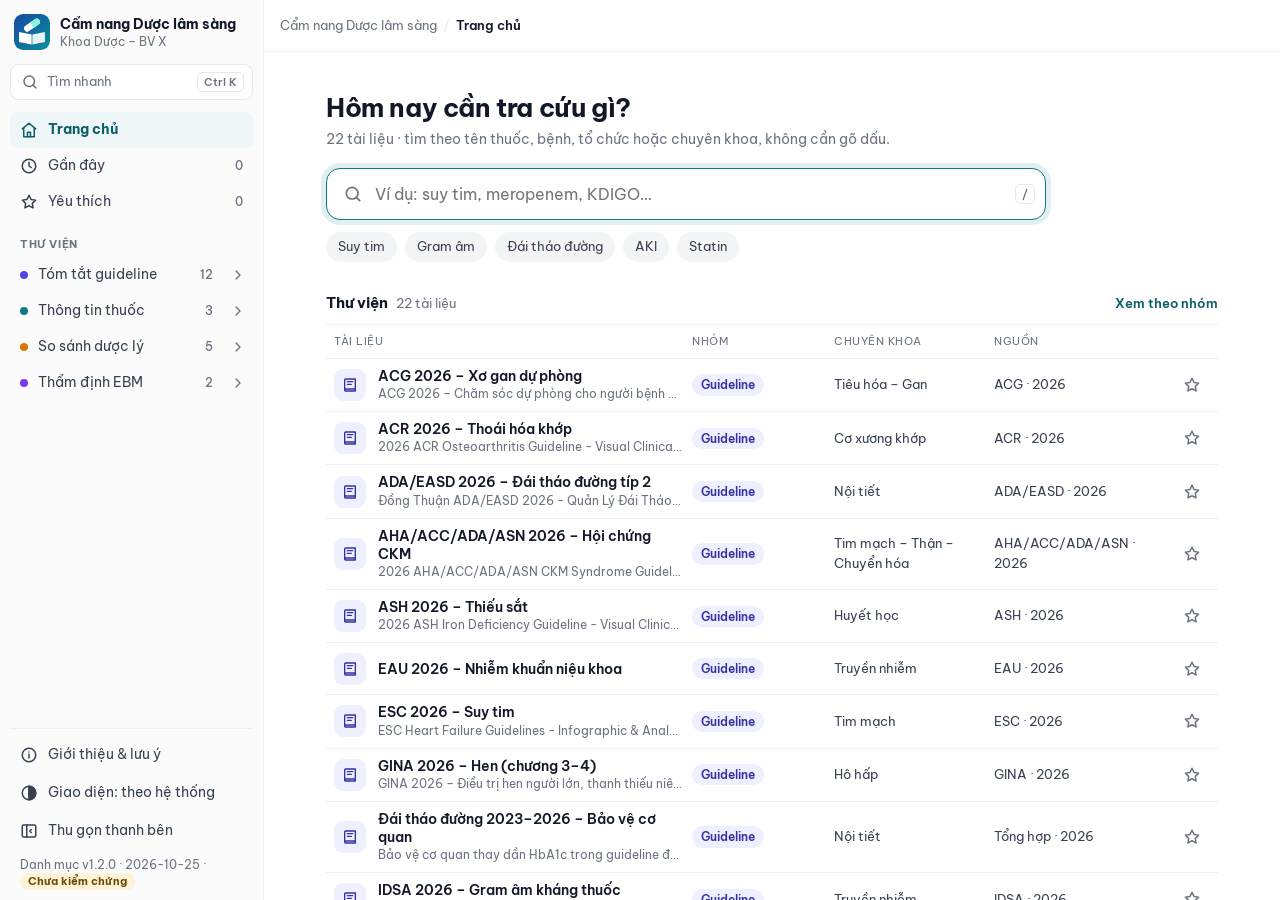
<file: index.html>
<!doctype html>
<html lang="vi" data-unit="bv-x">
<head>
<meta charset="utf-8">
<meta name="viewport" content="width=device-width, initial-scale=1, viewport-fit=cover">
<title>Cẩm nang Dược lâm sàng</title>
<meta name="description" content="Cẩm nang Dược lâm sàng – Khoa Dược, BV X: tóm tắt guideline, thông tin thuốc, so sánh dược lý, thẩm định EBM.">
<meta name="theme-color" content="#ffffff" media="(prefers-color-scheme: light)">
<meta name="theme-color" content="#0d1424" media="(prefers-color-scheme: dark)">
<link rel="manifest" href="manifest.webmanifest">
<link rel="icon" href="icons/icon.svg" type="image/svg+xml">
<link rel="apple-touch-icon" href="icons/apple-touch-icon.png">
<link rel="preconnect" href="https://fonts.googleapis.com">
<link rel="preconnect" href="https://fonts.gstatic.com" crossorigin>
<link rel="stylesheet" href="https://fonts.googleapis.com/css2?family=Be+Vietnam+Pro:wght@400;500;600;700;800&display=swap">
<link rel="stylesheet" href="css/base.css">
<link rel="stylesheet" href="css/themes.css">
<script>
  // Áp theme đã lưu trước khi vẽ để tránh nháy màu.
  (function () {
    try {
      var t = localStorage.getItem('cpai.theme'); if (t === 'light' || t === 'dark') document.documentElement.setAttribute('data-theme', t);
    } catch (e) {}
  })();
</script>
</head>
<body>
<svg xmlns="http://www.w3.org/2000/svg" style="display:none" aria-hidden="true">
  <symbol id="i-home" viewBox="0 0 24 24"><path d="M3 10.5 12 3l9 7.5"/><path d="M5 9.5V21h14V9.5"/><path d="M10 21v-6h4v6"/></symbol>
  <symbol id="i-star" viewBox="0 0 24 24"><path d="m12 3 2.7 5.6 6.1.9-4.4 4.3 1 6.1L12 17l-5.4 2.9 1-6.1-4.4-4.3 6.1-.9z"/></symbol>
  <symbol id="i-book" viewBox="0 0 24 24"><path d="M4 4.5A1.5 1.5 0 0 1 5.5 3H20v15H5.5A1.5 1.5 0 0 0 4 19.5z"/><path d="M4 19.5A1.5 1.5 0 0 0 5.5 21H20v-3"/><path d="M8 7h8M8 11h6"/></symbol>
  <symbol id="i-library" viewBox="0 0 24 24"><path d="M4 4h4v16H4zM10 4h4v16h-4z"/><path d="m16 5 3.8-1 2.2 15.6-3.8 1z"/></symbol>
  <symbol id="i-pill" viewBox="0 0 24 24"><rect x="2.5" y="8.5" width="19" height="7" rx="3.5" transform="rotate(-45 12 12)"/><path d="m8.5 8.5 7 7"/></symbol>
  <symbol id="i-scale" viewBox="0 0 24 24"><path d="M12 3v18M7 21h10M5 7h14"/><path d="m5 7-3 7a3 3 0 0 0 6 0z"/><path d="m19 7-3 7a3 3 0 0 0 6 0z"/></symbol>
  <symbol id="i-flask" viewBox="0 0 24 24"><path d="M9 3h6M10 3v6L4.5 18.5A1.7 1.7 0 0 0 6 21h12a1.7 1.7 0 0 0 1.5-2.5L14 9V3"/><path d="M7 15h10"/></symbol>
  <symbol id="i-info" viewBox="0 0 24 24"><circle cx="12" cy="12" r="9"/><path d="M12 11v5M12 8h.01"/></symbol>
  <symbol id="i-alert" viewBox="0 0 24 24"><path d="M12 3 2 20h20z"/><path d="M12 10v4M12 17h.01"/></symbol>
  <symbol id="i-menu" viewBox="0 0 24 24"><path d="M4 6h16M4 12h16M4 18h16"/></symbol>
  <symbol id="i-x" viewBox="0 0 24 24"><path d="M6 6l12 12M18 6 6 18"/></symbol>
  <symbol id="i-search" viewBox="0 0 24 24"><circle cx="11" cy="11" r="7"/><path d="m20 20-4-4"/></symbol>
  <symbol id="i-chev" viewBox="0 0 24 24"><path d="m6 9 6 6 6-6"/></symbol>
  <symbol id="i-left" viewBox="0 0 24 24"><path d="m15 6-6 6 6 6"/></symbol>
  <symbol id="i-right" viewBox="0 0 24 24"><path d="m9 6 6 6-6 6"/></symbol>
  <symbol id="i-panel" viewBox="0 0 24 24"><rect x="3" y="4" width="18" height="16" rx="2"/><path d="M9 4v16"/><path d="m15 10-2 2 2 2"/></symbol>
  <symbol id="i-external" viewBox="0 0 24 24"><path d="M14 4h6v6M20 4l-9 9"/><path d="M18 14v5a1 1 0 0 1-1 1H5a1 1 0 0 1-1-1V7a1 1 0 0 1 1-1h5"/></symbol>
  <symbol id="i-clock" viewBox="0 0 24 24"><circle cx="12" cy="12" r="9"/><path d="M12 7v5l3 2"/></symbol>
  <symbol id="i-sun" viewBox="0 0 24 24"><circle cx="12" cy="12" r="4"/><path d="M12 2v2M12 20v2M4.9 4.9l1.4 1.4M17.7 17.7l1.4 1.4M2 12h2M20 12h2M4.9 19.1l1.4-1.4M17.7 6.3l1.4-1.4"/></symbol>
  <symbol id="i-moon" viewBox="0 0 24 24"><path d="M20 14.5A8 8 0 1 1 9.5 4a6.5 6.5 0 0 0 10.5 10.5z"/></symbol>
  <symbol id="i-auto" viewBox="0 0 24 24"><circle cx="12" cy="12" r="9"/><path d="M12 3v18" /><path d="M12 3a9 9 0 0 1 0 18z" fill="currentColor"/></symbol>
</svg>

<a class="skip" href="#main">Bỏ qua tới nội dung</a>

<div class="app" id="app">
  <aside class="sb" id="sidebar" aria-label="Thanh điều hướng">
    <div class="sb-head">
      <a class="brand" href="#/" aria-label="Cẩm nang Dược lâm sàng – về trang chủ">
        <img class="brand-logo" src="icons/icon.svg" width="36" height="36" alt="">
        <span class="brand-txt">
          <span class="brand-name">Cẩm nang Dược lâm sàng</span>
          <span class="brand-unit">Khoa Dược – BV X</span>
        </span>
      </a>
      <button class="icon-btn sb-close" id="btn-close" type="button" aria-label="Đóng thanh bên"><svg class="ico"><use href="#i-x"/></svg></button>
    </div>

    <button class="quick" id="btn-quick" type="button" aria-haspopup="dialog" title="Tìm nhanh (Ctrl+K)">
      <svg class="ico" aria-hidden="true"><use href="#i-search"/></svg><span class="lbl">Tìm nhanh</span><kbd aria-hidden="true">Ctrl K</kbd>
    </button>

    <nav class="sb-nav" id="nav" aria-label="Danh mục tài liệu"></nav>

    <div class="sb-foot">
      <a class="it" href="#/gioi-thieu" data-route="about"><svg class="ico" aria-hidden="true"><use href="#i-info"/></svg><span class="lbl">Giới thiệu &amp; lưu ý</span></a>
      <button class="it" id="btn-theme" type="button" aria-label="Đổi giao diện sáng/tối"><svg class="ico" aria-hidden="true"><use href="#i-auto"/></svg><span class="lbl" id="theme-lbl">Giao diện: theo hệ thống</span></button>
      <button class="it" id="btn-collapse" type="button" aria-label="Thu gọn thanh bên" title="Thu gọn / mở rộng (Ctrl+B)"><svg class="ico" aria-hidden="true"><use href="#i-panel"/></svg><span class="lbl">Thu gọn thanh bên</span></button>
      <div class="sb-meta" id="data-meta">Đang tải danh mục…</div>
    </div>
  </aside>
  <div class="scrim" id="scrim"></div>

  <div class="main">
    <header class="topbar">
      <button class="icon-btn menu-btn" id="btn-menu" type="button" aria-label="Mở thanh bên" aria-controls="sidebar" aria-expanded="false"><svg class="ico"><use href="#i-menu"/></svg></button>
      <nav class="crumb" id="crumb" aria-label="Vị trí hiện tại"></nav>
      <span class="pill-off" id="pill-off" hidden>Ngoại tuyến</span>
      <div class="top-actions" id="doc-actions" hidden>
        <button class="icon-btn" id="btn-prev" type="button" aria-label="Tài liệu trước trong nhóm"><svg class="ico"><use href="#i-left"/></svg></button>
        <button class="icon-btn" id="btn-next" type="button" aria-label="Tài liệu sau trong nhóm"><svg class="ico"><use href="#i-right"/></svg></button>
        <button class="icon-btn fav-btn" id="btn-fav" type="button" aria-pressed="false" aria-label="Thêm vào yêu thích"><svg class="ico"><use href="#i-star"/></svg></button>
        <a class="icon-btn" id="btn-open" href="#" target="_blank" rel="noopener" aria-label="Mở tài liệu trong tab mới" title="Mở trong tab mới"><svg class="ico"><use href="#i-external"/></svg></a>
      </div>
    </header>

    <main id="main" tabindex="-1">
      <section class="view" id="view-page" aria-labelledby="page-h"></section>
      <section class="view viewer" id="view-doc" aria-label="Khung đọc tài liệu" hidden>
        <div class="loadbar" aria-hidden="true"></div>
        <div class="docbar" id="docbar"></div>
        <iframe id="frame" title="Tài liệu" referrerpolicy="no-referrer"></iframe>
      </section>
    </main>

    <nav class="tabbar" id="tabbar" aria-label="Điều hướng nhanh">
      <a href="#/" data-tab="home"><svg class="ico" aria-hidden="true"><use href="#i-home"/></svg><span>Trang chủ</span></a>
      <a href="#/thu-vien" data-tab="library"><svg class="ico" aria-hidden="true"><use href="#i-library"/></svg><span>Thư viện</span></a>
      <button type="button" data-tab="search" id="tab-search" aria-haspopup="dialog"><svg class="ico" aria-hidden="true"><use href="#i-search"/></svg><span>Tìm</span></button>
      <a href="#/yeu-thich" data-tab="favorites"><svg class="ico" aria-hidden="true"><use href="#i-star"/></svg><span>Yêu thích</span></a>
    </nav>
  </div>
</div>

<div class="pal" id="pal" hidden>
  <div class="pal-scrim" data-close></div>
  <div class="pal-box" role="dialog" aria-modal="true" aria-label="Tìm nhanh tài liệu">
    <div class="pal-in">
      <svg class="ico" aria-hidden="true"><use href="#i-search"/></svg>
      <input id="pal-q" type="search" placeholder="Tìm theo tên thuốc, bệnh, tổ chức, chuyên khoa…" autocomplete="off" spellcheck="false"
        role="combobox" aria-expanded="true" aria-controls="pal-list" aria-autocomplete="list" enterkeyhint="go">
      <button class="icon-btn" type="button" data-close aria-label="Đóng tìm nhanh"><svg class="ico"><use href="#i-x"/></svg></button>
    </div>
    <ul class="pal-list" id="pal-list" role="listbox" aria-label="Kết quả"></ul>
    <div class="pal-foot"><span><kbd>↑</kbd><kbd>↓</kbd> chọn</span><span><kbd>Enter</kbd> mở</span><span><kbd>Esc</kbd> đóng</span></div>
  </div>
</div>

<div class="toast" id="toast" role="status" hidden>
  <span>Đã có bản cập nhật mới.</span>
  <button type="button" id="btn-update">Tải lại</button>
</div>

<noscript><p style="padding:16px">Cần bật JavaScript để dùng cổng tài liệu. Có thể mở trực tiếp các tệp trong thư mục <code>pages/</code>.</p></noscript>

<script src="js/lib.js"></script>
<script src="js/app.js"></script>
</body>
</html>
</file>
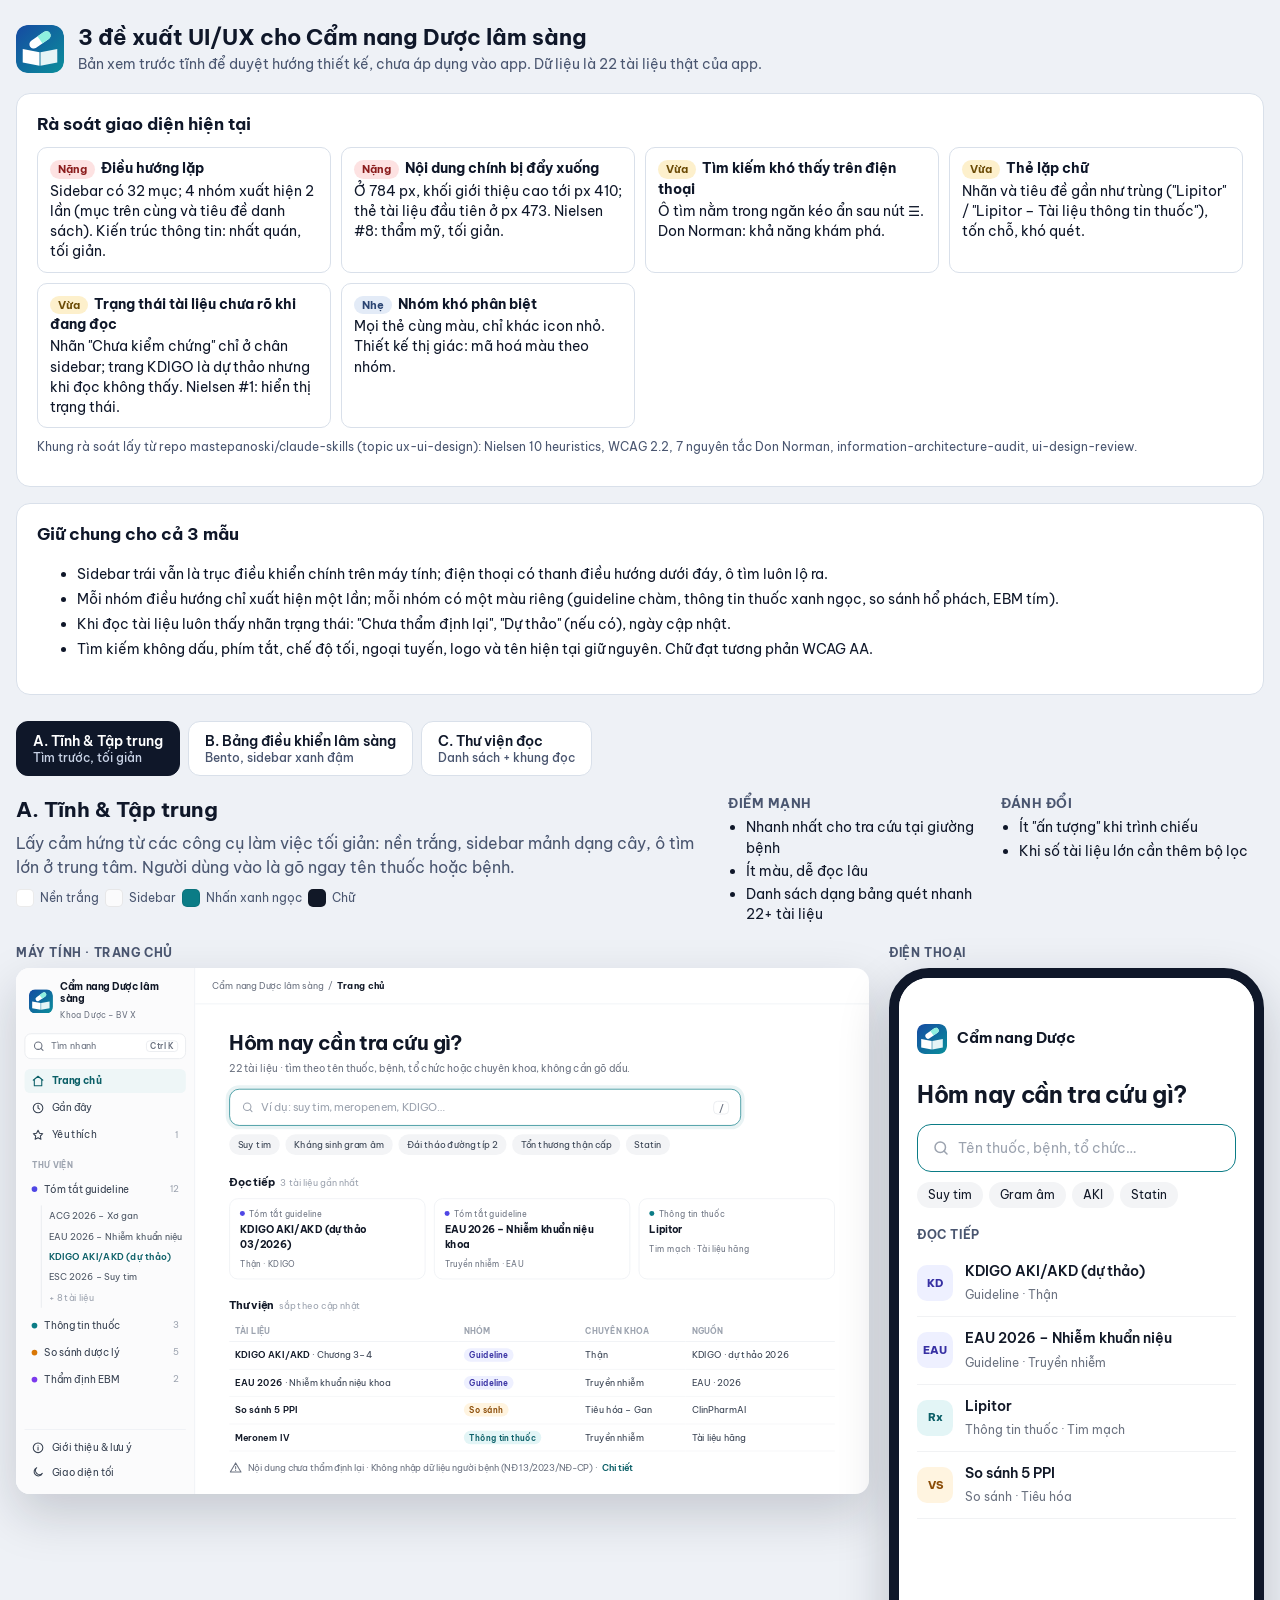
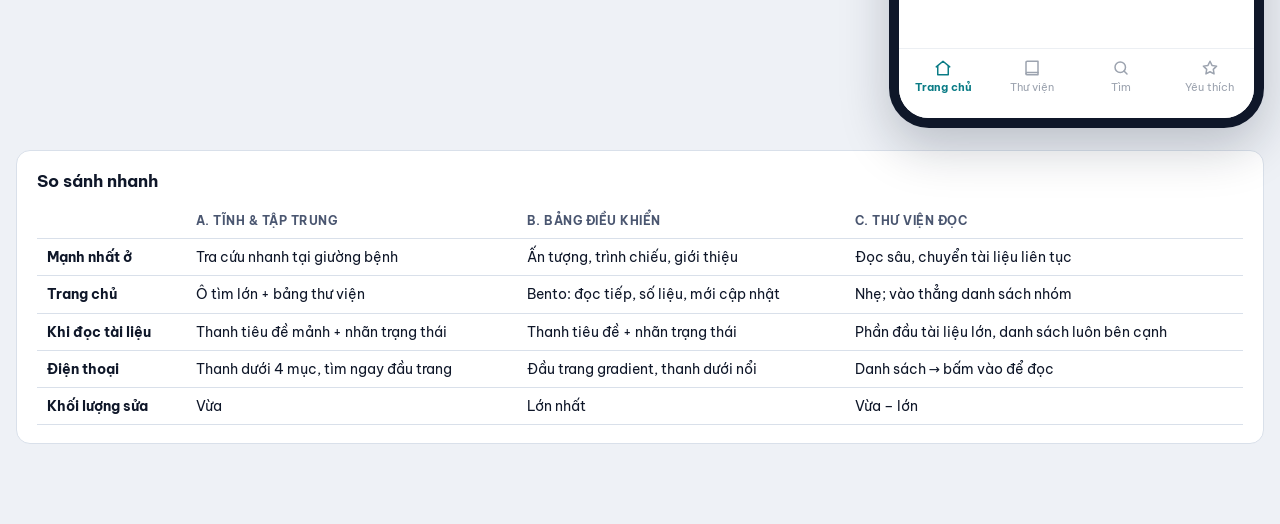
<file: design/de-xuat-ui-ux.html>
<!doctype html>
<html lang="vi">
<head>
<meta charset="utf-8">
<meta name="viewport" content="width=device-width, initial-scale=1">
<title>Đề xuất UI/UX – Cẩm nang Dược lâm sàng</title>
<link rel="preconnect" href="https://fonts.googleapis.com">
<link rel="preconnect" href="https://fonts.gstatic.com" crossorigin>
<link rel="stylesheet" href="https://fonts.googleapis.com/css2?family=Be+Vietnam+Pro:wght@400;500;600;700;800&family=Lora:wght@500;600;700&display=swap">
<style>
:root{--ink:#0f1729;--mut:#4a5670;--line:#d9e0ea;--bg:#eef1f6;--card:#fff;--brand:#0b7c86;--blue:#164aa2;
  --f:'Be Vietnam Pro',system-ui,sans-serif;--serif:'Lora',Georgia,serif}
*{box-sizing:border-box}
body{margin:0;font-family:var(--f);color:var(--ink);background:var(--bg);line-height:1.5}
.ico{width:18px;height:18px;flex:none;fill:none;stroke:currentColor;stroke-width:2;stroke-linecap:round;stroke-linejoin:round}
.page{max-width:1320px;margin:0 auto;padding:24px 16px 64px}
header.doc{display:flex;gap:14px;align-items:center;margin-bottom:18px}
header.doc img{width:48px;height:48px;border-radius:12px}
header.doc h1{margin:0;font-size:22px;line-height:1.25}
header.doc p{margin:2px 0 0;color:var(--mut);font-size:14px}
.box{background:var(--card);border:1px solid var(--line);border-radius:14px;padding:18px 20px;margin-bottom:16px}
.box h2{margin:0 0 10px;font-size:17px}
.audit{display:grid;grid-template-columns:repeat(auto-fit,minmax(280px,1fr));gap:10px}
.issue{border:1px solid var(--line);border-radius:10px;padding:10px 12px;font-size:13.5px}
.issue b{display:block;margin-bottom:2px}
.sev{display:inline-block;font-size:11px;font-weight:700;padding:1px 8px;border-radius:99px;margin-right:6px}
.sev.s3{background:#fde2e2;color:#8b1d1d}.sev.s2{background:#fdf0cc;color:#6b4b06}.sev.s1{background:#e3ebf7;color:#2a4472}
.src{font-size:12px;color:var(--mut);margin-top:10px}
.tabs{position:sticky;top:0;z-index:20;display:flex;gap:8px;flex-wrap:wrap;padding:10px 0;background:var(--bg)}
.tabs button{border:1px solid var(--line);background:var(--card);border-radius:12px;padding:10px 16px;font:600 14px var(--f);cursor:pointer;color:var(--ink);text-align:left}
.tabs button small{display:block;font-weight:500;color:var(--mut);font-size:12px}
.tabs button[aria-selected="true"]{background:var(--ink);color:#fff;border-color:var(--ink)}
.tabs button[aria-selected="true"] small{color:#c9d3e6}
.opt[hidden]{display:none}
.opt-head{display:grid;grid-template-columns:1.3fr 1fr;gap:16px;margin:8px 0 16px}
.opt-head h2{margin:0 0 6px;font-size:21px}
.opt-head .lead{margin:0 0 10px;color:var(--mut)}
.pc{display:grid;grid-template-columns:1fr 1fr;gap:10px;font-size:13.5px}
.pc ul{margin:4px 0 0;padding-left:18px}.pc li{margin-bottom:3px}
.pc h3{margin:0;font-size:13px;text-transform:uppercase;letter-spacing:.5px;color:var(--mut)}
.swatches{display:flex;gap:6px;flex-wrap:wrap;margin-top:8px}
.sw{display:flex;align-items:center;gap:6px;font-size:12px;color:var(--mut)}
.sw i{width:18px;height:18px;border-radius:5px;border:1px solid rgba(0,0,0,.08)}
.stage{display:flex;gap:20px;align-items:flex-start;flex-wrap:wrap}
.lbl{font-size:12px;font-weight:700;color:var(--mut);text-transform:uppercase;letter-spacing:.6px;margin:0 0 6px}
.dwrap{flex:1 1 640px;min-width:0}
.mwrap{flex:0 0 auto}
.scaler{position:relative;width:100%;overflow:hidden;border-radius:14px;box-shadow:0 20px 50px rgba(15,23,41,.18)}
.desk{width:1200px;height:740px;transform-origin:0 0;position:absolute;left:0;top:0;overflow:hidden;background:#fff}
.phone{width:375px;height:760px;border-radius:40px;border:10px solid #0f1729;overflow:hidden;position:relative;box-shadow:0 20px 50px rgba(15,23,41,.22);background:#fff}
.cmp{width:100%;border-collapse:collapse;font-size:13.5px}
.cmp th,.cmp td{border-bottom:1px solid var(--line);padding:8px 10px;text-align:left;vertical-align:top}
.cmp th{font-size:12px;text-transform:uppercase;letter-spacing:.5px;color:var(--mut)}
.common li{margin-bottom:4px;font-size:14px}
@media(max-width:900px){.opt-head,.pc{grid-template-columns:1fr}.tabs{flex-wrap:nowrap;overflow-x:auto}.tabs button{flex:none}}

/* ============ MẪU A – Tĩnh & Tập trung ============ */
.A{font-family:var(--f);color:#111827;display:flex;height:100%;background:#fff}
.A .sb{width:252px;border-right:1px solid #eceff3;display:flex;flex-direction:column;padding:14px 12px;gap:4px;background:#fbfbfc}
.A .brand{display:flex;gap:10px;align-items:center;padding:4px 6px 12px}
.A .brand img{width:34px;height:34px;border-radius:9px}
.A .brand b{display:block;font-size:14px;line-height:1.2}.A .brand span{font-size:11.5px;color:#6b7280}
.A .k{display:flex;align-items:center;gap:8px;height:36px;border:1px solid #e5e7eb;border-radius:9px;padding:0 10px;color:#6b7280;font-size:13px;background:#fff;margin-bottom:10px}
.A .k kbd{margin-left:auto;font:600 11px var(--f);border:1px solid #e5e7eb;border-radius:5px;padding:0 5px;color:#6b7280}
.A .it{display:flex;align-items:center;gap:10px;height:34px;padding:0 10px;border-radius:8px;font-size:13.5px;color:#374151}
.A .it.on{background:#eef6f7;color:#0b5f67;font-weight:700}
.A .it .n{margin-left:auto;font-size:12px;color:#9ca3af}
.A .sec{font-size:11px;font-weight:700;letter-spacing:.6px;text-transform:uppercase;color:#9ca3af;padding:14px 10px 4px}
.A .dot{width:8px;height:8px;border-radius:50%}
.A .tree{margin:2px 0 4px 23px;border-left:1px solid #e5e7eb;padding-left:10px}
.A .tree div{font-size:12.5px;color:#4b5563;padding:5px 0;white-space:nowrap;overflow:hidden;text-overflow:ellipsis}
.A .tree .on{color:#0b5f67;font-weight:600}
.A .foot{margin-top:auto;border-top:1px solid #eceff3;padding-top:8px}
.A .main{flex:1;overflow:hidden;display:flex;flex-direction:column}
.A .top{height:52px;border-bottom:1px solid #eceff3;display:flex;align-items:center;padding:0 24px;font-size:13px;color:#6b7280;gap:6px}
.A .top b{color:#111827}
.A .body{padding:34px 48px;overflow:hidden}
.A h1{font-size:28px;margin:0 0 4px;letter-spacing:-.4px}
.A .sub{color:#6b7280;margin:0 0 18px;font-size:14px}
.A .search{display:flex;align-items:center;gap:10px;height:52px;border:1.5px solid #0b7c86;border-radius:14px;padding:0 16px;font-size:15px;color:#9ca3af;box-shadow:0 0 0 5px rgba(11,124,134,.09);max-width:720px}
.A .search kbd{margin-left:auto;font:600 12px var(--f);border:1px solid #e5e7eb;border-radius:6px;padding:1px 7px;color:#6b7280}
.A .sugg{display:flex;gap:8px;margin:12px 0 28px;flex-wrap:wrap}
.A .sugg span{font-size:12.5px;padding:5px 12px;border-radius:99px;background:#f3f4f6;color:#374151}
.A .h2{display:flex;align-items:baseline;gap:8px;margin:0 0 10px}
.A .h2 b{font-size:15px}.A .h2 span{font-size:12.5px;color:#9ca3af}
.A .cont{display:grid;grid-template-columns:repeat(3,1fr);gap:12px;margin-bottom:26px}
.A .cc{border:1px solid #eceff3;border-radius:12px;padding:12px 14px}
.A .cc .t{font-size:11.5px;color:#6b7280;display:flex;align-items:center;gap:6px}
.A .cc b{display:block;font-size:14px;margin:4px 0 8px}
.A .bar{height:4px;background:#eef1f4;border-radius:4px}.A .bar i{display:block;height:100%;border-radius:4px;background:#0b7c86}
.A table{width:100%;border-collapse:collapse;font-size:13px}
.A th{font-size:11px;text-transform:uppercase;letter-spacing:.5px;color:#9ca3af;text-align:left;padding:6px 8px;border-bottom:1px solid #eceff3}
.A td{padding:9px 8px;border-bottom:1px solid #f3f4f6;color:#374151}
.A td b{color:#111827;font-weight:600}
.A .pill{font-size:11.5px;padding:2px 8px;border-radius:99px;font-weight:600}
.A .note{margin-top:14px;font-size:12px;color:#6b7280;display:flex;gap:8px;align-items:center}
.A .note u{color:#0b5f67;text-decoration:none;font-weight:600}
/* A mobile */
.Am{height:100%;display:flex;flex-direction:column;font-family:var(--f);background:#fff;color:#111827}
.Am .st{height:40px}
.Am .hd{display:flex;align-items:center;gap:10px;padding:6px 18px 10px}
.Am .hd img{width:30px;height:30px;border-radius:8px}.Am .hd b{font-size:15px}
.Am .bd{flex:1;padding:8px 18px;overflow:hidden}
.Am h1{font-size:23px;margin:6px 0 12px;letter-spacing:-.3px}
.Am .search{display:flex;align-items:center;gap:8px;height:48px;border:1.5px solid #0b7c86;border-radius:14px;padding:0 14px;color:#9ca3af;font-size:14px}
.Am .sugg{display:flex;gap:6px;flex-wrap:wrap;margin:10px 0 18px}
.Am .sugg span{font-size:12px;padding:4px 11px;border-radius:99px;background:#f3f4f6}
.Am .row{display:flex;gap:12px;align-items:center;padding:11px 0;border-bottom:1px solid #f1f2f4}
.Am .row i{width:36px;height:36px;border-radius:10px;display:grid;place-items:center;font-style:normal;font-size:11px;font-weight:800}
.Am .row b{display:block;font-size:13.5px;font-weight:600}.Am .row span{font-size:12px;color:#6b7280}
.Am .tab{height:70px;border-top:1px solid #eceff3;display:grid;grid-template-columns:repeat(4,1fr);padding-bottom:12px}
.Am .tab div{display:flex;flex-direction:column;align-items:center;justify-content:center;gap:3px;font-size:10.5px;color:#9ca3af}
.Am .tab .on{color:#0b7c86;font-weight:700}

/* ============ MẪU B – Bảng điều khiển lâm sàng ============ */
.B{font-family:var(--f);display:flex;height:100%;background:#eef2f8;color:#0f1729}
.B .sb{width:248px;background:linear-gradient(180deg,#0f2a5c 0%,#0b3d57 100%);color:#d6e2f5;display:flex;flex-direction:column;padding:16px 12px;gap:3px}
.B .brand{display:flex;gap:10px;align-items:center;padding:4px 6px 14px}
.B .brand img{width:36px;height:36px;border-radius:10px;box-shadow:0 0 0 2px rgba(255,255,255,.15)}
.B .brand b{display:block;color:#fff;font-size:14px;line-height:1.2}.B .brand span{font-size:11.5px;color:#9fb4d6}
.B .k{display:flex;gap:8px;align-items:center;height:38px;border-radius:10px;background:rgba(255,255,255,.08);padding:0 12px;font-size:13px;color:#9fb4d6;margin-bottom:12px}
.B .it{display:flex;gap:10px;align-items:center;height:38px;padding:0 12px;border-radius:10px;font-size:13.5px}
.B .it.on{background:rgba(255,255,255,.14);color:#fff;font-weight:700;box-shadow:inset 3px 0 0 #5ee6d5}
.B .it .n{margin-left:auto;font-size:11.5px;padding:1px 8px;border-radius:99px;background:rgba(255,255,255,.1)}
.B .sec{font-size:10.5px;letter-spacing:.8px;text-transform:uppercase;color:#7f97bd;padding:14px 12px 4px;font-weight:700}
.B .unit{margin-top:auto;background:rgba(255,255,255,.07);border-radius:12px;padding:10px 12px;font-size:12px;color:#9fb4d6}
.B .unit b{color:#fff;display:block;font-size:13px}
.B .unv{display:inline-block;margin-top:6px;font-size:10.5px;font-weight:700;padding:1px 8px;border-radius:99px;background:#fbbf24;color:#3b2a05}
.B .main{flex:1;padding:22px 28px;overflow:hidden}
.B .hdr{display:flex;align-items:center;gap:12px;margin-bottom:18px}
.B .hdr h1{margin:0;font-size:22px}.B .hdr p{margin:0;font-size:13px;color:#5b6884}
.B .hdr .s{margin-left:auto;display:flex;gap:8px;align-items:center;height:40px;width:330px;background:#fff;border-radius:12px;padding:0 14px;color:#8a96ad;font-size:13px;box-shadow:0 1px 2px rgba(15,23,41,.06)}
.B .hdr .s kbd{margin-left:auto;font:600 11px var(--f);background:#eef2f8;border-radius:5px;padding:1px 6px}
.B .bento{display:grid;grid-template-columns:repeat(4,1fr);grid-auto-rows:118px;gap:14px}
.B .c{background:#fff;border-radius:18px;padding:16px;box-shadow:0 1px 2px rgba(15,23,41,.05),0 8px 24px rgba(15,23,41,.05);position:relative;overflow:hidden}
.B .hero{grid-column:span 2;grid-row:span 2;background:linear-gradient(135deg,#164aa2,#0b7c86);color:#fff;padding:22px}
.B .hero .k2{font-size:11.5px;letter-spacing:.8px;text-transform:uppercase;opacity:.8;font-weight:700}
.B .hero h2{font-size:24px;margin:8px 0 6px;line-height:1.25}
.B .hero p{margin:0;opacity:.85;font-size:13px}
.B .hero .btn{position:absolute;left:22px;bottom:20px;background:#fff;color:#0f2a5c;font-weight:700;font-size:13px;padding:9px 16px;border-radius:10px}
.B .hero .tags{position:absolute;right:20px;bottom:24px;display:flex;gap:6px}
.B .hero .tags span{font-size:11px;padding:3px 9px;border-radius:99px;background:rgba(255,255,255,.18)}
.B .hero::after{content:"";position:absolute;right:-60px;top:-60px;width:220px;height:220px;border-radius:50%;background:rgba(255,255,255,.08)}
.B .stat .ic{width:36px;height:36px;border-radius:11px;display:grid;place-items:center}
.B .stat b{display:block;font-size:28px;line-height:1;margin-top:12px}
.B .stat span{font-size:12.5px;color:#5b6884}
.B .stat .go{position:absolute;right:14px;top:16px;font-size:11px;color:#8a96ad}
.B .wide{grid-column:span 2;grid-row:span 2}
.B .c h3{margin:0 0 10px;font-size:14px;display:flex;align-items:center;gap:8px}
.B .c h3 small{margin-left:auto;font-size:11.5px;color:#8a96ad;font-weight:500}
.B .li{display:flex;gap:10px;align-items:center;padding:7px 0;border-top:1px solid #f0f3f8;font-size:13px}
.B .li:first-of-type{border-top:0}
.B .li i{width:32px;height:32px;border-radius:9px;display:grid;place-items:center;font-style:normal;font-size:10px;font-weight:800;flex:none}
.B .li b{font-weight:600;display:block;font-size:13px}.B .li span{font-size:11.5px;color:#8a96ad}
.B .li em{margin-left:auto;font-style:normal;font-size:11px;color:#8a96ad;white-space:nowrap}
.B .chips{display:flex;flex-wrap:wrap;gap:6px}
.B .chips span{font-size:12px;padding:5px 10px;border-radius:10px;background:#f2f5fa;color:#33405c}
.B .chips span b{color:#0b7c86;margin-left:4px}
.B .warn{grid-column:span 2;background:#fff8e6;box-shadow:none;border:1px solid #f6e3ad;font-size:12.5px;color:#6b4b06;display:flex;gap:10px;align-items:flex-start}
/* B mobile */
.Bm{height:100%;display:flex;flex-direction:column;font-family:var(--f);background:#eef2f8;color:#0f1729;position:relative}
.Bm .top{background:linear-gradient(160deg,#0f2a5c,#0b5d6a);color:#fff;padding:44px 18px 22px;border-radius:0 0 26px 26px}
.Bm .top .r{display:flex;align-items:center;gap:10px}
.Bm .top img{width:32px;height:32px;border-radius:9px}
.Bm .top b{font-size:15px}.Bm .top small{display:block;font-size:11px;color:#a9bfe0}
.Bm .top .s{margin-top:16px;height:44px;border-radius:12px;background:rgba(255,255,255,.14);display:flex;align-items:center;gap:8px;padding:0 14px;font-size:13.5px;color:#c8d7ef}
.Bm .bd{padding:14px 16px;display:grid;grid-template-columns:1fr 1fr;gap:10px;align-content:start}
.Bm .t{background:#fff;border-radius:16px;padding:12px;box-shadow:0 4px 14px rgba(15,23,41,.06)}
.Bm .t .ic{width:30px;height:30px;border-radius:9px;display:grid;place-items:center}
.Bm .t b{display:block;font-size:22px;margin-top:8px;line-height:1}.Bm .t span{font-size:11.5px;color:#5b6884}
.Bm .h{grid-column:span 2;background:linear-gradient(135deg,#164aa2,#0b7c86);color:#fff;border-radius:16px;padding:14px}
.Bm .h small{font-size:10.5px;letter-spacing:.7px;text-transform:uppercase;opacity:.8;font-weight:700}
.Bm .h b{display:block;font-size:16px;margin:4px 0}.Bm .h span{font-size:12px;opacity:.85}
.Bm .nav{position:absolute;left:16px;right:16px;bottom:16px;height:60px;border-radius:20px;background:#0f1729;display:grid;grid-template-columns:repeat(4,1fr);color:#8a96ad}
.Bm .nav div{display:flex;flex-direction:column;align-items:center;justify-content:center;font-size:10px;gap:2px}
.Bm .nav .on{color:#5ee6d5;font-weight:700}

/* ============ MẪU C – Thư viện đọc ============ */
.C{font-family:var(--f);display:flex;height:100%;background:#f7f4ee;color:#1d2433}
.C .rail{width:64px;background:#1d2433;display:flex;flex-direction:column;align-items:center;padding:14px 0;gap:6px;color:#8d97ab}
.C .rail img{width:36px;height:36px;border-radius:10px;margin-bottom:12px}
.C .rail div{width:42px;height:42px;border-radius:12px;display:grid;place-items:center}
.C .rail .on{background:#2f3a52;color:#fff}
.C .rail .sp{flex:1;background:none}
.C .list{width:340px;border-right:1px solid #e6dfd2;display:flex;flex-direction:column;background:#fbf9f5}
.C .lh{padding:18px 18px 10px}
.C .lh small{font-size:11px;letter-spacing:.8px;text-transform:uppercase;color:#8a7f6b;font-weight:700}
.C .lh h2{margin:2px 0 10px;font-family:var(--serif);font-size:22px}
.C .seg{display:flex;background:#efe9de;border-radius:10px;padding:3px;gap:2px;font-size:12px}
.C .seg span{flex:1;text-align:center;padding:5px 0;border-radius:8px;color:#5f5646}
.C .seg .on{background:#fff;color:#1d2433;font-weight:700;box-shadow:0 1px 2px rgba(0,0,0,.08)}
.C .ls{margin:10px 0 0;height:36px;border:1px solid #e6dfd2;border-radius:10px;display:flex;align-items:center;gap:8px;padding:0 12px;font-size:13px;color:#9a8f7b;background:#fff}
.C .chips{display:flex;gap:6px;padding:10px 18px;flex-wrap:wrap}
.C .chips span{font-size:11.5px;padding:3px 10px;border-radius:99px;border:1px solid #e6dfd2;color:#5f5646}
.C .chips .on{background:#1d2433;color:#fff;border-color:#1d2433}
.C .items{overflow:hidden;padding:0 10px}
.C .itm{display:flex;gap:12px;padding:11px 10px;border-radius:12px;align-items:flex-start}
.C .itm.on{background:#fff;box-shadow:0 1px 2px rgba(0,0,0,.06),0 6px 18px rgba(29,36,51,.06)}
.C .mono{width:40px;height:40px;border-radius:10px;display:grid;place-items:center;font-size:10.5px;font-weight:800;flex:none;letter-spacing:.2px}
.C .itm b{display:block;font-size:13.5px;font-weight:600;line-height:1.3}
.C .itm span{font-size:11.5px;color:#8a7f6b}
.C .read{flex:1;display:flex;flex-direction:column;overflow:hidden}
.C .rh{padding:22px 34px 16px;border-bottom:1px solid #e6dfd2;background:#fbf9f5}
.C .rh small{font-size:11px;letter-spacing:.8px;text-transform:uppercase;color:#0b7c86;font-weight:700}
.C .rh h1{font-family:var(--serif);font-size:28px;margin:4px 0 10px;line-height:1.2;max-width:640px}
.C .meta{display:flex;gap:8px;flex-wrap:wrap;align-items:center}
.C .b{font-size:11.5px;font-weight:700;padding:3px 10px;border-radius:99px}
.C .act{margin-left:auto;display:flex;gap:6px}
.C .act span{height:34px;padding:0 12px;border:1px solid #e6dfd2;border-radius:9px;display:flex;align-items:center;gap:6px;font-size:12.5px;background:#fff}
.C .act .pri{background:#1d2433;color:#fff;border-color:#1d2433}
.C .paper{flex:1;margin:18px 34px 0;background:#fff;border-radius:14px 14px 0 0;box-shadow:0 1px 2px rgba(0,0,0,.05),0 10px 30px rgba(29,36,51,.06);padding:22px 26px;overflow:hidden}
.C .paper .tabsx{display:flex;gap:6px;margin-bottom:14px}
.C .paper .tabsx span{font-size:12px;padding:5px 11px;border-radius:9px;background:#f3efe7;color:#5f5646}
.C .paper .tabsx .on{background:#3730a3;color:#fff}
.C .paper table{width:100%;border-collapse:collapse;font-size:12.5px}
.C .paper th{background:#3730a3;color:#fff;text-align:left;padding:7px 8px;font-size:11.5px}
.C .paper td{padding:8px;border-bottom:1px solid #eee8dc;color:#3a3f4d}
.C .paper .cap{font-size:11px;color:#8a7f6b;margin-top:10px}
/* C mobile */
.Cm{height:100%;display:flex;flex-direction:column;font-family:var(--f);background:#fbf9f5;color:#1d2433}
.Cm .hd{padding:46px 18px 8px;display:flex;align-items:center;gap:10px}
.Cm .hd img{width:30px;height:30px;border-radius:8px}
.Cm .hd h2{margin:0;font-family:var(--serif);font-size:21px}
.Cm .seg{margin:6px 18px 0;display:flex;background:#efe9de;border-radius:10px;padding:3px;font-size:11.5px}
.Cm .seg span{flex:1;text-align:center;padding:6px 0;border-radius:8px;color:#5f5646}
.Cm .seg .on{background:#fff;color:#1d2433;font-weight:700}
.Cm .ls{margin:10px 18px;height:40px;border:1px solid #e6dfd2;border-radius:11px;display:flex;align-items:center;gap:8px;padding:0 12px;font-size:13px;color:#9a8f7b;background:#fff}
.Cm .items{padding:0 10px;flex:1;overflow:hidden}
.Cm .itm{display:flex;gap:12px;padding:10px 8px;border-bottom:1px solid #efe9de;align-items:center}
.Cm .itm b{display:block;font-size:13.5px;font-weight:600;line-height:1.3}.Cm .itm span{font-size:11.5px;color:#8a7f6b}
.Cm .itm .chev{margin-left:auto;color:#b9ae99}
.Cm .tab{height:66px;border-top:1px solid #e6dfd2;display:grid;grid-template-columns:repeat(4,1fr);background:#fff;padding-bottom:10px}
.Cm .tab div{display:flex;flex-direction:column;align-items:center;justify-content:center;font-size:10.5px;color:#9a8f7b;gap:2px}
.Cm .tab .on{color:#1d2433;font-weight:700}
</style>
</head>
<body>
<svg xmlns="http://www.w3.org/2000/svg" width="0" height="0" style="position:absolute" aria-hidden="true">
  <symbol id="i-home" viewBox="0 0 24 24"><path d="M3 10.5 12 3l9 7.5"/><path d="M5 9.5V21h14V9.5"/></symbol>
  <symbol id="i-star" viewBox="0 0 24 24"><path d="m12 3 2.7 5.6 6.1.9-4.4 4.3 1 6.1L12 17l-5.4 2.9 1-6.1-4.4-4.3 6.1-.9z"/></symbol>
  <symbol id="i-book" viewBox="0 0 24 24"><path d="M4 4.5A1.5 1.5 0 0 1 5.5 3H20v15H5.5A1.5 1.5 0 0 0 4 19.5z"/><path d="M4 19.5A1.5 1.5 0 0 0 5.5 21H20v-3"/></symbol>
  <symbol id="i-pill" viewBox="0 0 24 24"><rect x="2.5" y="8.5" width="19" height="7" rx="3.5" transform="rotate(-45 12 12)"/><path d="m8.5 8.5 7 7"/></symbol>
  <symbol id="i-scale" viewBox="0 0 24 24"><path d="M12 3v18M7 21h10M5 7h14"/><path d="m5 7-3 7a3 3 0 0 0 6 0z"/><path d="m19 7-3 7a3 3 0 0 0 6 0z"/></symbol>
  <symbol id="i-flask" viewBox="0 0 24 24"><path d="M9 3h6M10 3v6L4.5 18.5A1.7 1.7 0 0 0 6 21h12a1.7 1.7 0 0 0 1.5-2.5L14 9V3"/></symbol>
  <symbol id="i-search" viewBox="0 0 24 24"><circle cx="11" cy="11" r="7"/><path d="m20 20-4-4"/></symbol>
  <symbol id="i-clock" viewBox="0 0 24 24"><circle cx="12" cy="12" r="9"/><path d="M12 7v5l3 2"/></symbol>
  <symbol id="i-info" viewBox="0 0 24 24"><circle cx="12" cy="12" r="9"/><path d="M12 11v5M12 8h.01"/></symbol>
  <symbol id="i-alert" viewBox="0 0 24 24"><path d="M12 3 2 20h20z"/><path d="M12 10v4M12 17h.01"/></symbol>
  <symbol id="i-moon" viewBox="0 0 24 24"><path d="M20 14.5A8 8 0 1 1 9.5 4a6.5 6.5 0 0 0 10.5 10.5z"/></symbol>
  <symbol id="i-ext" viewBox="0 0 24 24"><path d="M14 4h6v6M20 4l-9 9"/><path d="M18 14v5a1 1 0 0 1-1 1H5a1 1 0 0 1-1-1V7a1 1 0 0 1 1-1h5"/></symbol>
  <symbol id="i-print" viewBox="0 0 24 24"><path d="M6 9V3h12v6"/><rect x="3" y="9" width="18" height="8" rx="2"/><path d="M6 14h12v7H6z"/></symbol>
  <symbol id="i-grid" viewBox="0 0 24 24"><rect x="3" y="3" width="7" height="7" rx="1.5"/><rect x="14" y="3" width="7" height="7" rx="1.5"/><rect x="3" y="14" width="7" height="7" rx="1.5"/><rect x="14" y="14" width="7" height="7" rx="1.5"/></symbol>
  <symbol id="i-right" viewBox="0 0 24 24"><path d="m9 6 6 6-6 6"/></symbol>
</svg>

<div class="page">
  <header class="doc">
    <img src="../icons/icon.svg" alt="">
    <div>
      <h1>3 đề xuất UI/UX cho Cẩm nang Dược lâm sàng</h1>
      <p>Bản xem trước tĩnh để duyệt hướng thiết kế, chưa áp dụng vào app. Dữ liệu là 22 tài liệu thật của app.</p>
    </div>
  </header>

  <section class="box">
    <h2>Rà soát giao diện hiện tại</h2>
    <div class="audit">
      <div class="issue"><b><span class="sev s3">Nặng</span>Điều hướng lặp</b>Sidebar có 32 mục; 4 nhóm xuất hiện 2 lần (mục trên cùng và tiêu đề danh sách). Kiến trúc thông tin: nhất quán, tối giản.</div>
      <div class="issue"><b><span class="sev s3">Nặng</span>Nội dung chính bị đẩy xuống</b>Ở 784 px, khối giới thiệu cao tới px 410; thẻ tài liệu đầu tiên ở px 473. Nielsen #8: thẩm mỹ, tối giản.</div>
      <div class="issue"><b><span class="sev s2">Vừa</span>Tìm kiếm khó thấy trên điện thoại</b>Ô tìm nằm trong ngăn kéo ẩn sau nút ☰. Don Norman: khả năng khám phá.</div>
      <div class="issue"><b><span class="sev s2">Vừa</span>Thẻ lặp chữ</b>Nhãn và tiêu đề gần như trùng ("Lipitor" / "Lipitor – Tài liệu thông tin thuốc"), tốn chỗ, khó quét.</div>
      <div class="issue"><b><span class="sev s2">Vừa</span>Trạng thái tài liệu chưa rõ khi đang đọc</b>Nhãn "Chưa kiểm chứng" chỉ ở chân sidebar; trang KDIGO là dự thảo nhưng khi đọc không thấy. Nielsen #1: hiển thị trạng thái.</div>
      <div class="issue"><b><span class="sev s1">Nhẹ</span>Nhóm khó phân biệt</b>Mọi thẻ cùng màu, chỉ khác icon nhỏ. Thiết kế thị giác: mã hoá màu theo nhóm.</div>
    </div>
    <p class="src">Khung rà soát lấy từ repo mastepanoski/claude-skills (topic ux-ui-design): Nielsen 10 heuristics, WCAG 2.2, 7 nguyên tắc Don Norman, information-architecture-audit, ui-design-review.</p>
  </section>

  <section class="box">
    <h2>Giữ chung cho cả 3 mẫu</h2>
    <ul class="common">
      <li>Sidebar trái vẫn là trục điều khiển chính trên máy tính; điện thoại có thanh điều hướng dưới đáy, ô tìm luôn lộ ra.</li>
      <li>Mỗi nhóm điều hướng chỉ xuất hiện một lần; mỗi nhóm có một màu riêng (guideline chàm, thông tin thuốc xanh ngọc, so sánh hổ phách, EBM tím).</li>
      <li>Khi đọc tài liệu luôn thấy nhãn trạng thái: "Chưa thẩm định lại", "Dự thảo" (nếu có), ngày cập nhật.</li>
      <li>Tìm kiếm không dấu, phím tắt, chế độ tối, ngoại tuyến, logo và tên hiện tại giữ nguyên. Chữ đạt tương phản WCAG AA.</li>
    </ul>
  </section>

  <div class="tabs" role="tablist" aria-label="Chọn mẫu">
    <button role="tab" aria-selected="true" data-o="A">A. Tĩnh &amp; Tập trung<small>Tìm trước, tối giản</small></button>
    <button role="tab" aria-selected="false" data-o="B">B. Bảng điều khiển lâm sàng<small>Bento, sidebar xanh đậm</small></button>
    <button role="tab" aria-selected="false" data-o="C">C. Thư viện đọc<small>Danh sách + khung đọc</small></button>
  </div>

  <!-- ================= A ================= -->
  <section class="opt" id="opt-A">
    <div class="opt-head">
      <div>
        <h2>A. Tĩnh &amp; Tập trung</h2>
        <p class="lead">Lấy cảm hứng từ các công cụ làm việc tối giản: nền trắng, sidebar mảnh dạng cây, ô tìm lớn ở trung tâm. Người dùng vào là gõ ngay tên thuốc hoặc bệnh.</p>
        <div class="swatches">
          <span class="sw"><i style="background:#ffffff"></i>Nền trắng</span>
          <span class="sw"><i style="background:#fbfbfc"></i>Sidebar</span>
          <span class="sw"><i style="background:#0b7c86"></i>Nhấn xanh ngọc</span>
          <span class="sw"><i style="background:#111827"></i>Chữ</span>
        </div>
      </div>
      <div class="pc">
        <div><h3>Điểm mạnh</h3><ul><li>Nhanh nhất cho tra cứu tại giường bệnh</li><li>Ít màu, dễ đọc lâu</li><li>Danh sách dạng bảng quét nhanh 22+ tài liệu</li></ul></div>
        <div><h3>Đánh đổi</h3><ul><li>Ít "ấn tượng" khi trình chiếu</li><li>Khi số tài liệu lớn cần thêm bộ lọc</li></ul></div>
      </div>
    </div>
    <div class="stage">
      <div class="dwrap"><p class="lbl">Máy tính · trang chủ</p><div class="scaler"><div class="desk">
        <div class="A">
          <aside class="sb">
            <div class="brand"><img src="../icons/icon.svg" alt=""><div><b>Cẩm nang Dược lâm sàng</b><span>Khoa Dược – BV X</span></div></div>
            <div class="k"><svg class="ico"><use href="#i-search"/></svg>Tìm nhanh<kbd>Ctrl K</kbd></div>
            <div class="it on"><svg class="ico"><use href="#i-home"/></svg>Trang chủ</div>
            <div class="it"><svg class="ico"><use href="#i-clock"/></svg>Gần đây</div>
            <div class="it"><svg class="ico"><use href="#i-star"/></svg>Yêu thích<span class="n">1</span></div>
            <div class="sec">Thư viện</div>
            <div class="it"><i class="dot" style="background:#4f46e5"></i>Tóm tắt guideline<span class="n">12</span></div>
            <div class="tree"><div>ACG 2026 – Xơ gan</div><div>EAU 2026 – Nhiễm khuẩn niệu</div><div class="on">KDIGO AKI/AKD (dự thảo)</div><div>ESC 2026 – Suy tim</div><div style="color:#9ca3af">+ 8 tài liệu</div></div>
            <div class="it"><i class="dot" style="background:#0b7c86"></i>Thông tin thuốc<span class="n">3</span></div>
            <div class="it"><i class="dot" style="background:#d97706"></i>So sánh dược lý<span class="n">5</span></div>
            <div class="it"><i class="dot" style="background:#7c3aed"></i>Thẩm định EBM<span class="n">2</span></div>
            <div class="foot"><div class="it"><svg class="ico"><use href="#i-info"/></svg>Giới thiệu &amp; lưu ý</div><div class="it"><svg class="ico"><use href="#i-moon"/></svg>Giao diện tối</div></div>
          </aside>
          <div class="main">
            <div class="top">Cẩm nang Dược lâm sàng <span>/</span> <b>Trang chủ</b></div>
            <div class="body">
              <h1>Hôm nay cần tra cứu gì?</h1>
              <p class="sub">22 tài liệu · tìm theo tên thuốc, bệnh, tổ chức hoặc chuyên khoa, không cần gõ dấu.</p>
              <div class="search"><svg class="ico"><use href="#i-search"/></svg>Ví dụ: suy tim, meropenem, KDIGO…<kbd>/</kbd></div>
              <div class="sugg"><span>Suy tim</span><span>Kháng sinh gram âm</span><span>Đái tháo đường típ 2</span><span>Tổn thương thận cấp</span><span>Statin</span></div>
              <div class="h2"><b>Đọc tiếp</b><span>3 tài liệu gần nhất</span></div>
              <div class="cont">
                <div class="cc"><div class="t"><i class="dot" style="background:#4f46e5;width:7px;height:7px;border-radius:50%"></i>Tóm tắt guideline</div><b>KDIGO AKI/AKD (dự thảo 03/2026)</b><div class="t">Thận · KDIGO</div></div>
                <div class="cc"><div class="t"><i style="background:#4f46e5;width:7px;height:7px;border-radius:50%"></i>Tóm tắt guideline</div><b>EAU 2026 – Nhiễm khuẩn niệu khoa</b><div class="t">Truyền nhiễm · EAU</div></div>
                <div class="cc"><div class="t"><i style="background:#0b7c86;width:7px;height:7px;border-radius:50%"></i>Thông tin thuốc</div><b>Lipitor</b><div class="t">Tim mạch · Tài liệu hãng</div></div>
              </div>
              <div class="h2"><b>Thư viện</b><span>sắp theo cập nhật</span></div>
              <table>
                <thead><tr><th>Tài liệu</th><th>Nhóm</th><th>Chuyên khoa</th><th>Nguồn</th></tr></thead>
                <tbody>
                  <tr><td><b>KDIGO AKI/AKD</b> · Chương 3–4</td><td><span class="pill" style="background:#eef0ff;color:#3730a3">Guideline</span></td><td>Thận</td><td>KDIGO · dự thảo 2026</td></tr>
                  <tr><td><b>EAU 2026</b> · Nhiễm khuẩn niệu khoa</td><td><span class="pill" style="background:#eef0ff;color:#3730a3">Guideline</span></td><td>Truyền nhiễm</td><td>EAU · 2026</td></tr>
                  <tr><td><b>So sánh 5 PPI</b></td><td><span class="pill" style="background:#fff4e0;color:#8a4b06">So sánh</span></td><td>Tiêu hóa – Gan</td><td>ClinPharmAI</td></tr>
                  <tr><td><b>Meronem IV</b></td><td><span class="pill" style="background:#e3f5f6;color:#0b5f67">Thông tin thuốc</span></td><td>Truyền nhiễm</td><td>Tài liệu hãng</td></tr>
                </tbody>
              </table>
              <div class="note"><svg class="ico"><use href="#i-alert"/></svg>Nội dung chưa thẩm định lại · Không nhập dữ liệu người bệnh (NĐ 13/2023/NĐ-CP) · <u>Chi tiết</u></div>
            </div>
          </div>
        </div>
      </div></div></div>
      <div class="mwrap"><p class="lbl">Điện thoại</p><div class="phone">
        <div class="Am">
          <div class="st"></div>
          <div class="hd"><img src="../icons/icon.svg" alt=""><b>Cẩm nang Dược</b></div>
          <div class="bd">
            <h1>Hôm nay cần tra cứu gì?</h1>
            <div class="search"><svg class="ico"><use href="#i-search"/></svg>Tên thuốc, bệnh, tổ chức…</div>
            <div class="sugg"><span>Suy tim</span><span>Gram âm</span><span>AKI</span><span>Statin</span></div>
            <p class="lbl" style="margin-top:4px">Đọc tiếp</p>
            <div class="row"><i style="background:#eef0ff;color:#3730a3">KD</i><div><b>KDIGO AKI/AKD (dự thảo)</b><span>Guideline · Thận</span></div></div>
            <div class="row"><i style="background:#eef0ff;color:#3730a3">EAU</i><div><b>EAU 2026 – Nhiễm khuẩn niệu</b><span>Guideline · Truyền nhiễm</span></div></div>
            <div class="row"><i style="background:#e3f5f6;color:#0b5f67">Rx</i><div><b>Lipitor</b><span>Thông tin thuốc · Tim mạch</span></div></div>
            <div class="row"><i style="background:#fff4e0;color:#8a4b06">VS</i><div><b>So sánh 5 PPI</b><span>So sánh · Tiêu hóa</span></div></div>
          </div>
          <div class="tab"><div class="on"><svg class="ico"><use href="#i-home"/></svg>Trang chủ</div><div><svg class="ico"><use href="#i-book"/></svg>Thư viện</div><div><svg class="ico"><use href="#i-search"/></svg>Tìm</div><div><svg class="ico"><use href="#i-star"/></svg>Yêu thích</div></div>
        </div>
      </div></div>
    </div>
  </section>

  <!-- ================= B ================= -->
  <section class="opt" id="opt-B" hidden>
    <div class="opt-head">
      <div>
        <h2>B. Bảng điều khiển lâm sàng</h2>
        <p class="lead">Sidebar xanh đậm sang trọng, trang chủ dạng ô "bento": thẻ lớn "Đọc tiếp", 4 ô số liệu theo nhóm có màu riêng, danh sách mới cập nhật, đám chuyên khoa. Cảm giác một sản phẩm cao cấp.</p>
        <div class="swatches">
          <span class="sw"><i style="background:#0f2a5c"></i>Sidebar navy</span>
          <span class="sw"><i style="background:#eef2f8"></i>Nền</span>
          <span class="sw"><i style="background:linear-gradient(135deg,#164aa2,#0b7c86)"></i>Gradient logo</span>
          <span class="sw"><i style="background:#5ee6d5"></i>Điểm sáng</span>
        </div>
      </div>
      <div class="pc">
        <div><h3>Điểm mạnh</h3><ul><li>Ấn tượng nhất, hợp trình chiếu và giới thiệu với lãnh đạo</li><li>Thấy ngay quy mô thư viện và cái mới</li><li>Màu nhóm giúp nhận diện tức thì</li></ul></div>
        <div><h3>Đánh đổi</h3><ul><li>Nhiều thành phần hơn, khó bảo trì hơn A</li><li>Trên điện thoại phải cuộn nhiều hơn A</li></ul></div>
      </div>
    </div>
    <div class="stage">
      <div class="dwrap"><p class="lbl">Máy tính · trang chủ</p><div class="scaler"><div class="desk">
        <div class="B">
          <aside class="sb">
            <div class="brand"><img src="../icons/icon.svg" alt=""><div><b>Cẩm nang Dược lâm sàng</b><span>Khoa Dược – BV X</span></div></div>
            <div class="k"><svg class="ico"><use href="#i-search"/></svg>Tìm tài liệu…</div>
            <div class="it on"><svg class="ico"><use href="#i-grid"/></svg>Tổng quan</div>
            <div class="it"><svg class="ico"><use href="#i-star"/></svg>Yêu thích<span class="n">1</span></div>
            <div class="it"><svg class="ico"><use href="#i-clock"/></svg>Gần đây</div>
            <div class="sec">Thư viện</div>
            <div class="it"><svg class="ico" style="color:#a5b4fc"><use href="#i-book"/></svg>Tóm tắt guideline<span class="n">12</span></div>
            <div class="it"><svg class="ico" style="color:#5ee6d5"><use href="#i-pill"/></svg>Thông tin thuốc<span class="n">3</span></div>
            <div class="it"><svg class="ico" style="color:#fcd34d"><use href="#i-scale"/></svg>So sánh dược lý<span class="n">5</span></div>
            <div class="it"><svg class="ico" style="color:#d8b4fe"><use href="#i-flask"/></svg>Thẩm định EBM<span class="n">2</span></div>
            <div class="sec">Khác</div>
            <div class="it"><svg class="ico"><use href="#i-info"/></svg>Giới thiệu &amp; lưu ý</div>
            <div class="unit"><b>Khoa Dược – BV X</b>Danh mục v1.1.1 · 25/10/2026<br><span class="unv">Chưa thẩm định lại</span></div>
          </aside>
          <div class="main">
            <div class="hdr"><div><h1>Tổng quan</h1><p>Chủ nhật, 25/10/2026 · 22 tài liệu</p></div><div class="s"><svg class="ico"><use href="#i-search"/></svg>Tìm thuốc, bệnh, guideline…<kbd>Ctrl K</kbd></div></div>
            <div class="bento">
              <div class="c hero"><div class="k2">Đọc tiếp</div><h2>KDIGO AKI/AKD<br>(dự thảo 03/2026)</h2><p>Chương 3–4: phòng ngừa, điều trị và AKI do thuốc · 22 khuyến cáo</p><div class="btn">Mở tiếp →</div><div class="tags"><span>Thận</span><span>Dự thảo</span></div></div>
              <div class="c stat"><div class="ic" style="background:#eef0ff;color:#4f46e5"><svg class="ico"><use href="#i-book"/></svg></div><span class="go">Xem →</span><b>12</b><span>Tóm tắt guideline</span></div>
              <div class="c stat"><div class="ic" style="background:#e3f5f6;color:#0b7c86"><svg class="ico"><use href="#i-pill"/></svg></div><span class="go">Xem →</span><b>3</b><span>Thông tin thuốc</span></div>
              <div class="c stat"><div class="ic" style="background:#fff4e0;color:#d97706"><svg class="ico"><use href="#i-scale"/></svg></div><span class="go">Xem →</span><b>5</b><span>So sánh dược lý</span></div>
              <div class="c stat"><div class="ic" style="background:#f3e8ff;color:#7c3aed"><svg class="ico"><use href="#i-flask"/></svg></div><span class="go">Xem →</span><b>2</b><span>Thẩm định EBM</span></div>
              <div class="c wide"><h3>Mới cập nhật <small>Tất cả →</small></h3>
                <div class="li"><i style="background:#eef0ff;color:#3730a3">KD</i><div><b>KDIGO AKI/AKD (dự thảo)</b><span>Guideline · Thận</span></div><em>25/10</em></div>
                <div class="li"><i style="background:#eef0ff;color:#3730a3">EAU</i><div><b>EAU 2026 – Nhiễm khuẩn niệu khoa</b><span>Guideline · Truyền nhiễm</span></div><em>25/10</em></div>
                <div class="li"><i style="background:#fff4e0;color:#8a4b06">VS</i><div><b>So sánh 5 PPI</b><span>So sánh · Tiêu hóa – Gan</span></div><em>17/10</em></div>
                <div class="li"><i style="background:#e3f5f6;color:#0b5f67">Rx</i><div><b>Meronem IV</b><span>Thông tin thuốc · Truyền nhiễm</span></div><em>11/10</em></div>
              </div>
              <div class="c wide" style="grid-row:span 1"><h3>Theo chuyên khoa</h3><div class="chips"><span>Truyền nhiễm<b>7</b></span><span>Tim mạch<b>3</b></span><span>Nội tiết<b>2</b></span><span>Tiêu hóa – Gan<b>2</b></span><span>Sản khoa<b>2</b></span><span>Thận<b>1</b></span><span>Hô hấp<b>1</b></span><span>Huyết học<b>1</b></span><span>+3 khác</span></div></div>
              <div class="c warn"><svg class="ico"><use href="#i-alert"/></svg><span>Nội dung các trang chưa thẩm định lại trong cổng; đối chiếu nguồn trước khi áp dụng. Cổng không nhập, không lưu dữ liệu người bệnh (NĐ 13/2023/NĐ-CP).</span></div>
            </div>
          </div>
        </div>
      </div></div></div>
      <div class="mwrap"><p class="lbl">Điện thoại</p><div class="phone">
        <div class="Bm">
          <div class="top"><div class="r"><img src="../icons/icon.svg" alt=""><div><b>Cẩm nang Dược lâm sàng</b><small>Khoa Dược – BV X</small></div></div><div class="s"><svg class="ico"><use href="#i-search"/></svg>Tìm thuốc, bệnh, guideline…</div></div>
          <div class="bd">
            <div class="h"><small>Đọc tiếp</small><b>KDIGO AKI/AKD (dự thảo)</b><span>Chương 3–4 · 22 khuyến cáo</span></div>
            <div class="t"><div class="ic" style="background:#eef0ff;color:#4f46e5"><svg class="ico"><use href="#i-book"/></svg></div><b>12</b><span>Guideline</span></div>
            <div class="t"><div class="ic" style="background:#e3f5f6;color:#0b7c86"><svg class="ico"><use href="#i-pill"/></svg></div><b>3</b><span>Thông tin thuốc</span></div>
            <div class="t"><div class="ic" style="background:#fff4e0;color:#d97706"><svg class="ico"><use href="#i-scale"/></svg></div><b>5</b><span>So sánh dược lý</span></div>
            <div class="t"><div class="ic" style="background:#f3e8ff;color:#7c3aed"><svg class="ico"><use href="#i-flask"/></svg></div><b>2</b><span>Thẩm định EBM</span></div>
          </div>
          <div class="nav"><div class="on"><svg class="ico"><use href="#i-grid"/></svg>Tổng quan</div><div><svg class="ico"><use href="#i-book"/></svg>Thư viện</div><div><svg class="ico"><use href="#i-star"/></svg>Yêu thích</div><div><svg class="ico"><use href="#i-info"/></svg>Lưu ý</div></div>
        </div>
      </div></div>
    </div>
  </section>

  <!-- ================= C ================= -->
  <section class="opt" id="opt-C" hidden>
    <div class="opt-head">
      <div>
        <h2>C. Thư viện đọc</h2>
        <p class="lead">Bố cục ba cột như ứng dụng đọc tài liệu: thanh biểu tượng, danh sách tài liệu của nhóm, và khung đọc lớn. Tiêu đề chữ có chân (Lora), nền giấy ấm, phần đầu tài liệu hiện rõ trạng thái và nguồn.</p>
        <div class="swatches">
          <span class="sw"><i style="background:#f7f4ee"></i>Nền giấy</span>
          <span class="sw"><i style="background:#1d2433"></i>Mực đậm</span>
          <span class="sw"><i style="background:#0b7c86"></i>Nhấn xanh ngọc</span>
          <span class="sw"><i style="background:#3730a3"></i>Màu guideline</span>
        </div>
      </div>
      <div class="pc">
        <div><h3>Điểm mạnh</h3><ul><li>Đọc và chuyển tài liệu không rời trang (master–detail)</li><li>Trạng thái "dự thảo / chưa thẩm định" luôn trong tầm mắt</li><li>Sang trọng, mang tính học thuật</li></ul></div>
        <div><h3>Đánh đổi</h3><ul><li>Khung đọc hẹp hơn trên màn 13 inch (nên cho thu gọn danh sách)</li><li>Trang chủ tổng quan nhẹ hơn A và B</li></ul></div>
      </div>
    </div>
    <div class="stage">
      <div class="dwrap"><p class="lbl">Máy tính · đang đọc tài liệu</p><div class="scaler"><div class="desk">
        <div class="C">
          <nav class="rail"><img src="../icons/icon.svg" alt=""><div><svg class="ico"><use href="#i-home"/></svg></div><div class="on"><svg class="ico"><use href="#i-book"/></svg></div><div><svg class="ico"><use href="#i-pill"/></svg></div><div><svg class="ico"><use href="#i-scale"/></svg></div><div><svg class="ico"><use href="#i-flask"/></svg></div><div><svg class="ico"><use href="#i-star"/></svg></div><div class="sp"></div><div><svg class="ico"><use href="#i-info"/></svg></div></nav>
          <div class="list">
            <div class="lh"><small>Thư viện · Khoa Dược – BV X</small><h2>Tóm tắt guideline</h2>
              <div class="seg"><span class="on">Tất cả 12</span><span>2026</span><span>Yêu thích</span></div>
              <div class="ls"><svg class="ico"><use href="#i-search"/></svg>Lọc trong 12 guideline…</div></div>
            <div class="chips"><span class="on">Tất cả</span><span>Truyền nhiễm</span><span>Tim mạch</span><span>Thận</span><span>Nội tiết</span></div>
            <div class="items">
              <div class="itm"><span class="mono" style="background:#eef0ff;color:#3730a3">ACG</span><div><b>ACG 2026 – Xơ gan dự phòng</b><span>2026 · Tiêu hóa – Gan</span></div></div>
              <div class="itm"><span class="mono" style="background:#eef0ff;color:#3730a3">EAU</span><div><b>EAU 2026 – Nhiễm khuẩn niệu khoa</b><span>2026 · Truyền nhiễm</span></div></div>
              <div class="itm"><span class="mono" style="background:#eef0ff;color:#3730a3">ESC</span><div><b>ESC 2026 – Suy tim</b><span>2026 · Tim mạch</span></div></div>
              <div class="itm"><span class="mono" style="background:#eef0ff;color:#3730a3">IDSA</span><div><b>IDSA 2026 – Gram âm kháng thuốc</b><span>2026 · Truyền nhiễm</span></div></div>
              <div class="itm on"><span class="mono" style="background:#3730a3;color:#fff">KD</span><div><b>KDIGO AKI/AKD (dự thảo 03/2026)</b><span>2026 · Thận · Dự thảo</span></div></div>
              <div class="itm"><span class="mono" style="background:#eef0ff;color:#3730a3">GINA</span><div><b>GINA 2026 – Hen (chương 3–4)</b><span>2026 · Hô hấp</span></div></div>
            </div>
          </div>
          <div class="read">
            <div class="rh"><small>Tóm tắt guideline · KDIGO</small><h1>KDIGO AKI/AKD (dự thảo 03/2026) – Chương 3 và 4</h1>
              <div class="meta"><span class="b" style="background:#fdf0cc;color:#6b4b06">Dự thảo lấy ý kiến</span><span class="b" style="background:#fde2e2;color:#8b1d1d">Chưa thẩm định lại</span><span class="b" style="background:#eef0ea;color:#4b5446">Cập nhật 25/10/2026</span>
                <div class="act"><span><svg class="ico"><use href="#i-star"/></svg>Lưu</span><span><svg class="ico"><use href="#i-print"/></svg>In</span><span class="pri"><svg class="ico"><use href="#i-ext"/></svg>Toàn màn hình</span></div></div></div>
            <div class="paper">
              <div class="tabsx"><span class="on">Khuyến cáo</span><span>Ma trận</span><span>Không nhất quán</span><span>Cần thẩm định</span><span>Tình huống</span></div>
              <table><thead><tr><th>#</th><th>Nhóm</th><th>Mức KC</th><th>Mức CC</th><th>Nội dung</th></tr></thead>
                <tbody><tr><td>1</td><td colspan="4" style="color:#b0a690">— Nội dung trang gốc hiển thị tại đây (khung đọc, không đổi nội dung) —</td></tr>
                <tr><td>2</td><td colspan="4" style="color:#b0a690">…</td></tr><tr><td>3</td><td colspan="4" style="color:#b0a690">…</td></tr></tbody></table>
              <p class="cap">Trang gốc nhúng nguyên vẹn; phần đầu tài liệu (tiêu đề, trạng thái, thao tác) do cổng hiển thị.</p>
            </div>
          </div>
        </div>
      </div></div></div>
      <div class="mwrap"><p class="lbl">Điện thoại · danh sách</p><div class="phone">
        <div class="Cm">
          <div class="hd"><img src="../icons/icon.svg" alt=""><h2>Tóm tắt guideline</h2></div>
          <div class="seg"><span class="on">Guideline</span><span>Thuốc</span><span>So sánh</span><span>EBM</span></div>
          <div class="ls"><svg class="ico"><use href="#i-search"/></svg>Lọc trong 12 guideline…</div>
          <div class="items">
            <div class="itm"><span class="mono" style="width:38px;height:38px;border-radius:10px;display:grid;place-items:center;font-size:10px;font-weight:800;background:#eef0ff;color:#3730a3">ACG</span><div><b>ACG 2026 – Xơ gan dự phòng</b><span>Tiêu hóa – Gan</span></div><svg class="ico chev"><use href="#i-right"/></svg></div>
            <div class="itm"><span class="mono" style="width:38px;height:38px;border-radius:10px;display:grid;place-items:center;font-size:10px;font-weight:800;background:#eef0ff;color:#3730a3">EAU</span><div><b>EAU 2026 – Nhiễm khuẩn niệu</b><span>Truyền nhiễm</span></div><svg class="ico chev"><use href="#i-right"/></svg></div>
            <div class="itm"><span class="mono" style="width:38px;height:38px;border-radius:10px;display:grid;place-items:center;font-size:10px;font-weight:800;background:#eef0ff;color:#3730a3">ESC</span><div><b>ESC 2026 – Suy tim</b><span>Tim mạch</span></div><svg class="ico chev"><use href="#i-right"/></svg></div>
            <div class="itm"><span class="mono" style="width:38px;height:38px;border-radius:10px;display:grid;place-items:center;font-size:10px;font-weight:800;background:#3730a3;color:#fff">KD</span><div><b>KDIGO AKI/AKD (dự thảo)</b><span>Thận · Dự thảo</span></div><svg class="ico chev"><use href="#i-right"/></svg></div>
            <div class="itm"><span class="mono" style="width:38px;height:38px;border-radius:10px;display:grid;place-items:center;font-size:10px;font-weight:800;background:#eef0ff;color:#3730a3">GINA</span><div><b>GINA 2026 – Hen</b><span>Hô hấp</span></div><svg class="ico chev"><use href="#i-right"/></svg></div>
            <div class="itm"><span class="mono" style="width:38px;height:38px;border-radius:10px;display:grid;place-items:center;font-size:10px;font-weight:800;background:#eef0ff;color:#3730a3">IDSA</span><div><b>IDSA 2026 – Gram âm</b><span>Truyền nhiễm</span></div><svg class="ico chev"><use href="#i-right"/></svg></div>
          </div>
          <div class="tab"><div><svg class="ico"><use href="#i-home"/></svg>Trang chủ</div><div class="on"><svg class="ico"><use href="#i-book"/></svg>Thư viện</div><div><svg class="ico"><use href="#i-search"/></svg>Tìm</div><div><svg class="ico"><use href="#i-star"/></svg>Yêu thích</div></div>
        </div>
      </div></div>
    </div>
  </section>

  <section class="box" style="margin-top:22px">
    <h2>So sánh nhanh</h2>
    <table class="cmp">
      <thead><tr><th></th><th>A. Tĩnh &amp; Tập trung</th><th>B. Bảng điều khiển</th><th>C. Thư viện đọc</th></tr></thead>
      <tbody>
        <tr><td><b>Mạnh nhất ở</b></td><td>Tra cứu nhanh tại giường bệnh</td><td>Ấn tượng, trình chiếu, giới thiệu</td><td>Đọc sâu, chuyển tài liệu liên tục</td></tr>
        <tr><td><b>Trang chủ</b></td><td>Ô tìm lớn + bảng thư viện</td><td>Bento: đọc tiếp, số liệu, mới cập nhật</td><td>Nhẹ; vào thẳng danh sách nhóm</td></tr>
        <tr><td><b>Khi đọc tài liệu</b></td><td>Thanh tiêu đề mảnh + nhãn trạng thái</td><td>Thanh tiêu đề + nhãn trạng thái</td><td>Phần đầu tài liệu lớn, danh sách luôn bên cạnh</td></tr>
        <tr><td><b>Điện thoại</b></td><td>Thanh dưới 4 mục, tìm ngay đầu trang</td><td>Đầu trang gradient, thanh dưới nổi</td><td>Danh sách → bấm vào để đọc</td></tr>
        <tr><td><b>Khối lượng sửa</b></td><td>Vừa</td><td>Lớn nhất</td><td>Vừa – lớn</td></tr>
      </tbody>
    </table>
  </section>
</div>

<script>
  // Thu phóng khung máy tính 1200×740 cho vừa bề ngang.
  function fit() {
    document.querySelectorAll('.scaler').forEach(function (s) {
      var d = s.querySelector('.desk'); var k = s.clientWidth / 1200;
      d.style.transform = 'scale(' + k + ')'; s.style.height = (740 * k) + 'px';
    });
    document.querySelectorAll('.phone').forEach(function (p) {
      var w = p.parentElement.parentElement.clientWidth;
      var k = Math.min(1, (w - 4) / 395);
      p.style.transform = k < 1 ? 'scale(' + k + ')' : ''; p.style.transformOrigin = '0 0';
      p.parentElement.style.height = k < 1 ? (780 * k + 4) + 'px' : '';
    });
  }
  document.querySelectorAll('.tabs button').forEach(function (b) {
    b.addEventListener('click', function () {
      document.querySelectorAll('.tabs button').forEach(function (x) { x.setAttribute('aria-selected', String(x === b)); });
      document.querySelectorAll('.opt').forEach(function (o) { o.hidden = o.id !== 'opt-' + b.dataset.o; });
      fit();
    });
  });
  window.addEventListener('resize', fit);
  fit();
</script>
</body>
</html>
</file>
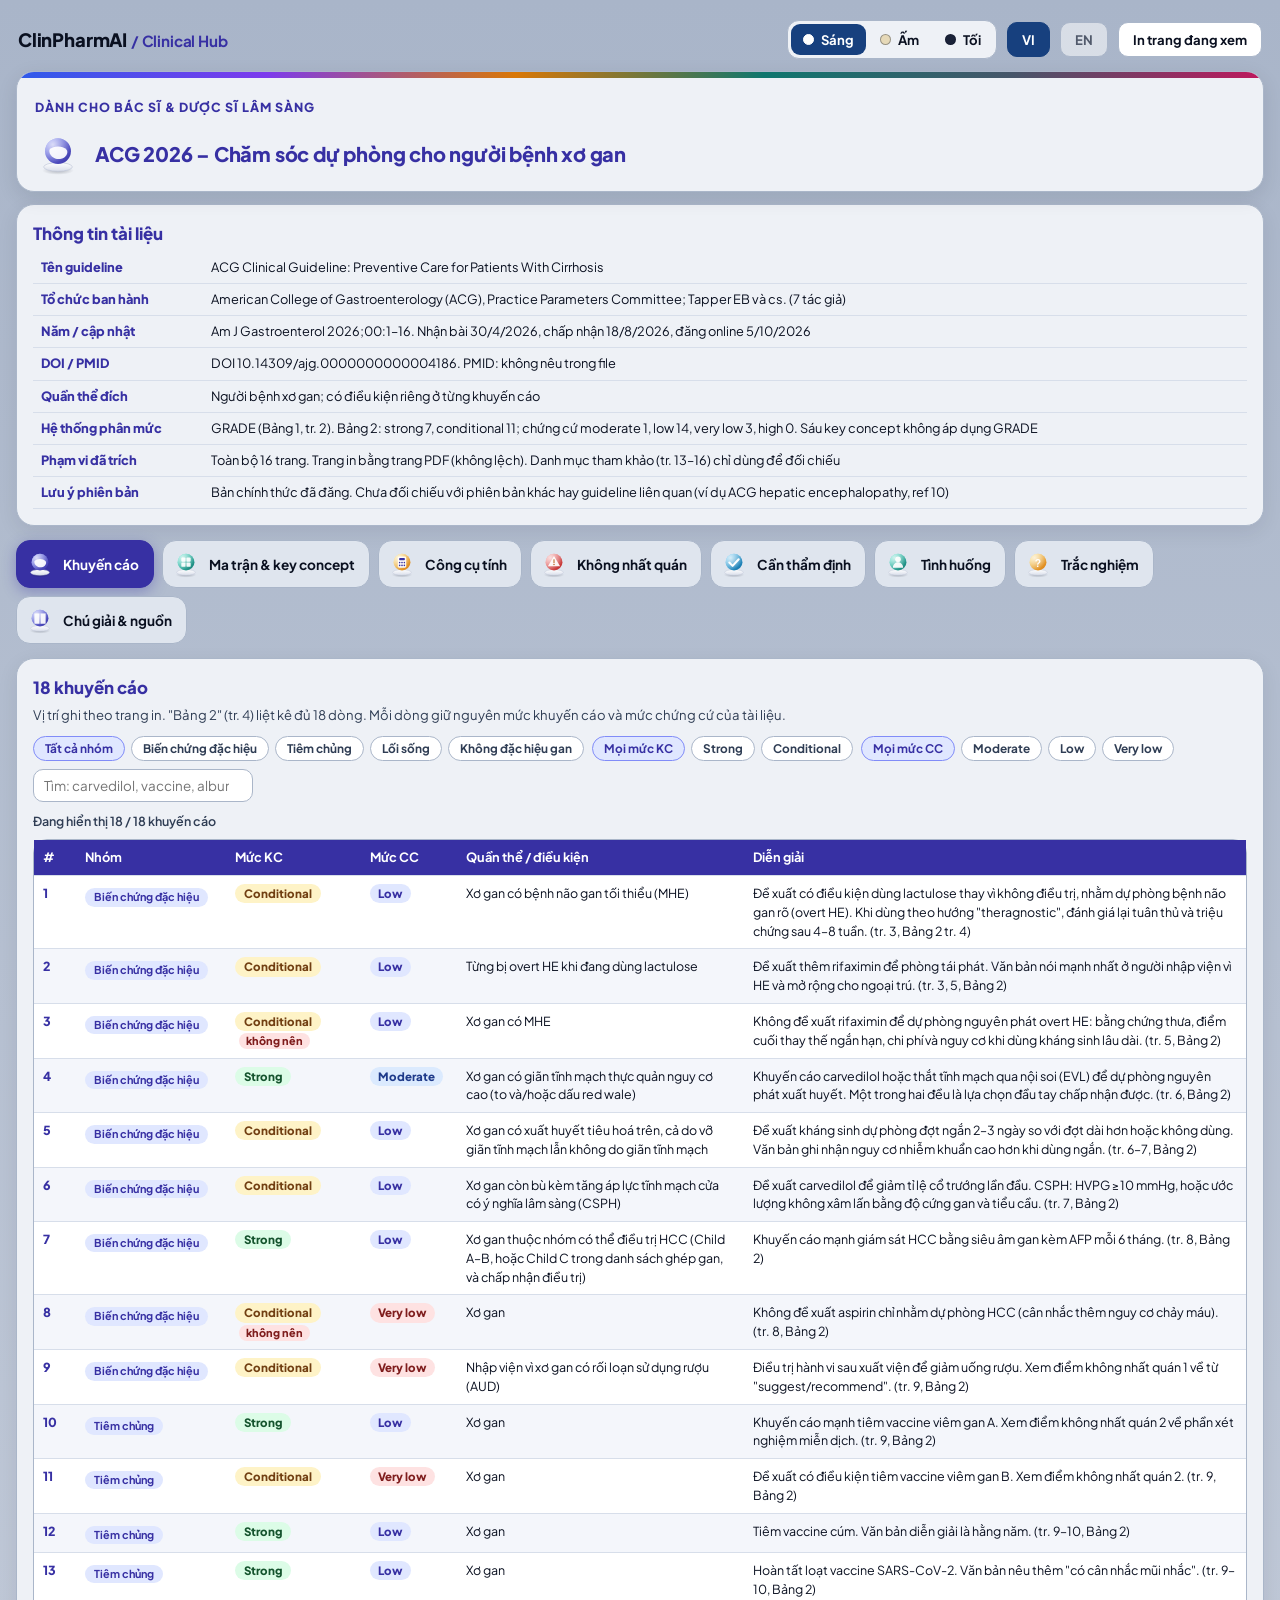
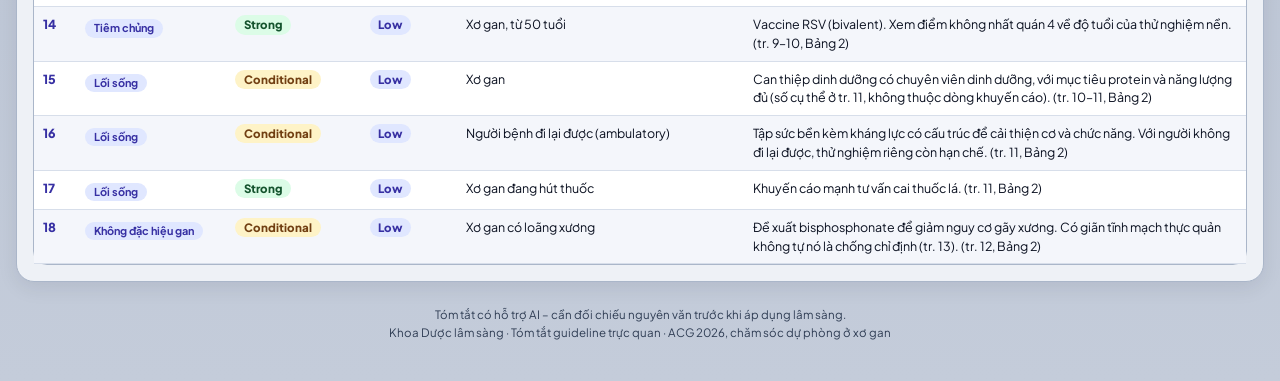
<file: pages/ACG-2026-xo-gan-du-phong-tom-tat.html>
<!doctype html>
<html lang="vi" data-theme="light">
<head>
<meta charset="utf-8">
<meta name="viewport" content="width=device-width, initial-scale=1">
<title>ACG 2026 – Chăm sóc dự phòng cho người bệnh xơ gan</title>
<meta name="description" content="Tóm tắt trực quan ACG Clinical Guideline 2026: chăm sóc dự phòng cho người bệnh xơ gan. Bảng khuyến cáo, ma trận mức độ, công cụ tính, điểm không nhất quán, tình huống, trắc nghiệm.">
<link rel="preconnect" href="https://fonts.googleapis.com">
<link href="https://fonts.googleapis.com/css2?family=Plus+Jakarta+Sans:wght@400;500;600;700;800&display=swap" rel="stylesheet">
<style>
:root{--bg1:#a9b5c9;--bg2:#c4ccda;--card:#eef1f6;--card2:#dfe5ee;--line:#aab6c9;--tx:#0a1020;--mut:#2f3d54;--dim:#4a5a73;
--surf:#fff;--surf2:#f4f6fb;--tnt:#e0e7ff;--tnt2:#eef2ff;--line2:#d7deea;--band:#c7d2fe;--bandt:#1e1b4b;
--g:#15803d;--gb:#dcfce7;--gt:#14532d;--w:#a16207;--wb:#fef3c7;--wt:#713f12;--b:#b91c1c;--bb:#fee2e2;--bt:#7f1d1d;--n:#1d4ed8;--nb:#dbeafe;--nt:#1e3a8a;
--ind:#3730a3;--indt:#3730a3;--navy:#17407e;
--mild:#15803d;--mild-bg:#dcfce7;--mod:#a16207;--mod-bg:#fef3c7;--sev:#b91c1c;--sev-bg:#fee2e2;--life:#5b1030;--life-bg:#f6dce6;}
:root[data-theme="warm"]{--bg1:#e6d8bb;--bg2:#f3ead6;--card:#fbf5e8;--card2:#f0e6d0;--line:#d4c4a1;--tx:#2a2116;--mut:#5a4a33;--dim:#6b5a40;
--surf:#fffdf7;--surf2:#f8f1e1;--tnt:#f1e3c4;--tnt2:#f6ecd5;--line2:#e6d9bb;--band:#e8d6a8;--bandt:#4a3410;
--ind:#8a4b0f;--indt:#7a3f0a;--navy:#7a4a12;--n:#9a3412;}
:root[data-theme="dark"]{--bg1:#0b1220;--bg2:#111a2e;--card:#16213a;--card2:#1e2b4a;--line:#33466b;--tx:#e8edf8;--mut:#b4c0d8;--dim:#93a3c4;
--surf:#1b2a4a;--surf2:#203154;--tnt:#2a3a66;--tnt2:#243457;--line2:#2f4064;--band:#2f3f78;--bandt:#e0e7ff;
--g:#4ade80;--gb:#12361f;--gt:#bbf7d0;--w:#fbbf24;--wb:#3a2d0b;--wt:#fde68a;--b:#f87171;--bb:#3d1620;--bt:#fecaca;--nb:#14284f;--nt:#bfdbfe;--n:#93c5fd;
--ind:#4f46e5;--indt:#c7d2fe;--navy:#3b5bdb;
--mild-bg:#12361f;--mod-bg:#3a2d0b;--sev-bg:#3d1620;--life-bg:#3a1226;}
*{box-sizing:border-box}
html{scroll-behavior:smooth}
body{margin:0;font-family:"Plus Jakarta Sans",system-ui,-apple-system,"Segoe UI",Roboto,sans-serif;color:var(--tx);background:linear-gradient(180deg,var(--bg1),var(--bg2));background-color:var(--bg2);min-height:100vh;line-height:1.5;-webkit-font-smoothing:antialiased}
.wrap{max-width:1360px;margin:0 auto;padding:16px}
header.top{display:flex;gap:14px;align-items:center;flex-wrap:wrap;background:var(--card);border:1px solid var(--line);border-radius:18px;padding:14px 18px;box-shadow:0 6px 20px rgba(10,16,32,.10)}
header.top h1{margin:0;font-size:1.25rem;font-weight:800;color:var(--indt);letter-spacing:-.01em}
header.top p{margin:2px 0 0;font-size:.82rem;color:var(--mut);max-width:860px}
.ico{width:46px;height:46px;flex:none}
.ico svg{width:100%;height:100%;display:block}
.sp{flex:1}
.ainote{margin:12px 0 0;background:var(--wb);border:1px solid #fcd34d;color:var(--wt);border-radius:12px;padding:10px 14px;font-size:.8rem;font-weight:600}
.ainote p{margin:4px 0 0;font-weight:500}
nav.tabs{display:flex;gap:8px;flex-wrap:wrap;margin:14px 0}
nav.tabs button{display:flex;align-items:center;gap:8px;border:1px solid var(--line);background:var(--card2);color:var(--tx);border-radius:14px;padding:8px 14px 8px 8px;font-weight:700;font-size:.85rem;cursor:pointer;font-family:inherit}
nav.tabs button .ico{width:30px;height:30px}
nav.tabs button[aria-selected="true"]{background:var(--ind);color:#fff;border-color:var(--indt);box-shadow:0 4px 14px rgba(55,48,163,.35)}
nav.tabs button:hover:not([aria-selected="true"]){background:var(--surf)}
button:focus-visible,input:focus-visible,select:focus-visible,a:focus-visible{outline:3px solid #818cf8;outline-offset:2px}
.panel{background:var(--card);border:1px solid var(--line);border-radius:18px;padding:16px;box-shadow:0 6px 20px rgba(10,16,32,.08);margin-bottom:14px}
.panel[hidden]{display:none}
.panel h2{margin:0 0 4px;font-size:1.05rem;font-weight:800;color:var(--indt)}
.panel h3{margin:0 0 6px;font-size:.92rem;font-weight:800;color:var(--indt)}
.sub{margin:0 0 12px;color:var(--mut);font-size:.82rem}
.ref{color:var(--n);font-weight:700;font-size:.72rem;display:block;margin-top:2px}
.cnt{font-size:.78rem;color:var(--mut);font-weight:600;margin:0 0 8px}
.filters{display:flex;gap:8px;flex-wrap:wrap;align-items:center;margin-bottom:10px}
.chips{display:flex;gap:6px;flex-wrap:wrap}
.chip{border:1px solid var(--line);background:var(--surf);border-radius:999px;padding:4px 11px;font-size:.74rem;font-weight:700;color:var(--mut);cursor:pointer;font-family:inherit}
.chip[aria-pressed="true"]{background:var(--tnt);color:var(--indt);border-color:#818cf8}
.search{border:1px solid var(--line);border-radius:10px;padding:7px 10px;font-size:.84rem;font-family:inherit;background:var(--surf);color:var(--tx);min-width:220px}
.sr-only{position:absolute;width:1px;height:1px;overflow:hidden;clip:rect(0 0 0 0)}
.tw{border:1px solid var(--line);border-radius:14px;background:var(--surf)}
.tw .sc{overflow-x:visible}
table.rs{width:100%;border-collapse:collapse;font-size:.78rem}
table.rs th,table.rs td{padding:8px 9px;vertical-align:top;overflow-wrap:anywhere;border-bottom:1px solid var(--line2);text-align:left}
table.rs thead th{background:var(--ind);color:#fff;font-size:.8rem}
table.rs tbody tr:nth-child(even) td{background:var(--surf2)}
td.num{font-weight:800;color:var(--indt);width:42px}
td.drug{min-width:130px;overflow-wrap:normal!important}
td.drug b{color:var(--indt)}
#td td.num,#td th:nth-child(2){width:120px}
#td td.num{white-space:normal}
.grp{display:inline-block;margin-top:4px;background:var(--tnt);color:var(--indt);border-radius:999px;padding:1px 9px;font-size:.68rem;font-weight:700}
.ev{display:inline-block;min-width:24px;text-align:center;border-radius:999px;padding:1px 8px;font-weight:800;font-size:.72rem;margin-right:4px}
.ev.A{background:var(--gb);color:var(--gt)}.ev.D{background:var(--nb);color:var(--nt)}.ev.B{background:var(--wb);color:var(--wt)}
.evn{display:block;font-size:.72rem;color:var(--mut);margin-top:4px}
.empty{text-align:center;color:var(--mut);padding:18px!important}
.flag{display:inline-block;margin-top:4px;background:var(--wb);border:1px solid #fcd34d;color:var(--wt);border-radius:8px;padding:2px 8px;font-size:.72rem;font-weight:700}
.cap{display:inline-block;background:var(--bb);color:var(--bt);border-radius:8px;padding:2px 8px;font-weight:800;font-size:.74rem}
.chipcn{display:inline-block;background:var(--wb);color:var(--wt);border:1px solid #fcd34d;border-radius:999px;padding:1px 9px;font-size:.7rem;font-weight:800}

/* thang mức độ */
.ladder{display:grid;grid-template-columns:repeat(4,1fr);gap:8px;margin-bottom:10px}
.step{border:2px solid var(--line);background:var(--surf);border-radius:14px;padding:9px 10px;cursor:pointer;font-family:inherit;text-align:left;color:var(--tx)}
.step .nm{display:block;font-weight:800;font-size:.9rem}
.step .mt{display:block;font-size:.72rem;color:var(--mut);font-weight:600}
.step[data-k="nhe"]{--c:var(--mild)}.step[data-k="vua"]{--c:var(--mod)}.step[data-k="nang"]{--c:var(--sev)}.step[data-k="doa"]{--c:var(--life)}
.step[aria-pressed="true"]{border-color:var(--c);background:var(--c);color:#fff;box-shadow:0 4px 14px rgba(10,16,32,.25)}
.step[aria-pressed="true"] .mt{color:#fff}
.sevpanel{display:grid;grid-template-columns:1fr 1fr;gap:14px;border:2px solid var(--c);background:var(--surf);border-radius:14px;padding:12px 14px;border-left-width:8px}
.sevpanel .rule,.sevpanel .where{font-size:.78rem;color:var(--mut);margin:0 0 8px;font-weight:600}
dl.signs{margin:0;display:grid;grid-template-columns:150px 1fr;gap:4px 10px;font-size:.78rem}
dl.signs dt{font-weight:800;color:var(--indt)}dl.signs dd{margin:0}
ul.acts{margin:0;padding-left:18px;font-size:.8rem}ul.acts li{margin-bottom:6px}

/* ma trận nhanh */
.qmw{overflow-x:auto}
.qm{width:100%;min-width:760px;table-layout:fixed;border-collapse:separate;border-spacing:4px;font-size:.78rem}
.qm th{background:var(--ind);color:#fff;padding:8px;border-radius:8px}
.qm td.lab{background:var(--card2);font-weight:800;color:var(--indt);padding:8px;border-radius:8px;width:16%}
.qm td.q{padding:8px;border-radius:8px;overflow-wrap:anywhere;font-weight:600;border:1px solid rgba(10,16,32,.10)}
.qg{background:var(--gb);color:var(--gt)}.qw{background:var(--wb);color:var(--wt)}.qb{background:var(--bb);color:var(--bt)}.qn{background:var(--nb);color:var(--nt)}.qd{background:#7f1d1d;color:#fff}
.legend{display:flex;gap:8px;flex-wrap:wrap;margin:10px 0 0;font-size:.76rem;font-weight:700;align-items:center}
.legend span.k{padding:3px 10px;border-radius:999px;border:1px solid rgba(10,16,32,.12)}
.legend a{color:var(--n);text-decoration:underline}

/* đường đi */
.path{display:grid;grid-template-columns:repeat(4,1fr);gap:10px;margin-bottom:12px}
.stage{background:var(--surf);border:1px solid var(--line);border-radius:14px;padding:10px 12px}
.stage .n{display:inline-flex;width:26px;height:26px;border-radius:50%;background:var(--ind);color:#fff;font-weight:800;align-items:center;justify-content:center;font-size:.8rem;margin-bottom:4px}
.stage ul,.gate ul,.box ul,.admit ul{margin:6px 0 0;padding-left:16px;font-size:.78rem}
.stage li,.gate li,.box li,.admit li{margin-bottom:4px}
.gates{display:grid;grid-template-columns:repeat(3,1fr);gap:10px;margin-bottom:12px}
.gate{border-radius:14px;padding:10px 12px;border:2px solid var(--line);background:var(--surf)}
.gate.ok{border-color:var(--g);background:var(--gb)}.gate.part{border-color:#d97706;background:var(--wb)}.gate.bad{border-color:var(--b);background:var(--bb)}
.admit{background:var(--surf);border:2px dashed var(--b);border-radius:14px;padding:10px 14px;margin-bottom:12px}
.cols{display:grid;grid-template-columns:repeat(3,1fr);gap:10px}
.box{background:var(--surf);border:2px solid var(--b);border-radius:14px;padding:10px 12px}
.box.alt{border-color:#d97706}.box.dk{border-color:var(--indt)}

/* công cụ liều */
.form{display:grid;grid-template-columns:repeat(auto-fit,minmax(170px,1fr));gap:10px;margin-bottom:12px}
.form label{display:flex;flex-direction:column;gap:3px;font-size:.74rem;font-weight:700;color:var(--mut)}
.form input,.form select{border:1px solid var(--line);border-radius:10px;padding:8px 10px;font-size:.88rem;font-family:inherit;background:var(--surf);color:var(--tx)}
.est{display:flex;gap:10px;flex-wrap:wrap;margin:8px 0 14px}
.est div{background:var(--tnt);border-radius:12px;padding:8px 14px;font-weight:800;color:var(--indt);font-size:.86rem}
.est small{display:block;font-weight:600;color:var(--mut);font-size:.7rem}
.res{display:grid;grid-template-columns:repeat(auto-fit,minmax(270px,1fr));gap:10px}
.rc{border-radius:14px;padding:12px;border:2px solid var(--c);background:var(--surf)}
.rc h3{margin:0 0 6px;font-size:.88rem;font-weight:800;color:var(--c)}
.badge{display:inline-block;padding:2px 10px;border-radius:999px;font-size:.7rem;font-weight:800;margin-bottom:6px}
.s-ok{background:var(--gb);color:var(--gt)}.s-warn{background:var(--wb);color:var(--wt)}.s-na{background:var(--nb);color:var(--nt)}
.rc .dose{font-weight:800;font-size:.9rem;margin-bottom:6px}
.rc ul{margin:0;padding-left:16px;font-size:.76rem;color:var(--mut)}
.disc{font-size:.76rem;color:var(--mut);margin-top:10px}
.warn{background:var(--wb);border:1px solid #fcd34d;color:var(--wt);border-radius:10px;padding:8px 12px;font-size:.8rem;font-weight:600}

/* tình huống */
.cases{display:grid;gap:12px}
.case{background:var(--surf);border:1px solid var(--line);border-radius:14px;padding:12px 14px}
.case h3{margin:0 0 8px;font-size:.92rem;color:var(--indt);font-weight:800}
.case .row{display:grid;grid-template-columns:120px 1fr;gap:8px;font-size:.8rem;padding:4px 0;border-top:1px dashed var(--line2)}
.case .row b{font-weight:800}
.case .row.p b{color:var(--g)}.case .row.a b{color:var(--w)}.case .row.x b{color:var(--b)}.case .row.y b{color:var(--indt)}

/* trắc nghiệm */
.qh{font-weight:800;font-size:.95rem;margin:6px 0 10px}
.opt{display:block;width:100%;text-align:left;border:2px solid var(--line);background:var(--surf);border-radius:12px;padding:9px 12px;margin-bottom:8px;font-weight:600;font-size:.84rem;cursor:pointer;font-family:inherit;color:var(--tx)}
.opt:hover:not([disabled]){border-color:#818cf8;background:var(--tnt2)}
.opt.ok{border-color:var(--g);background:var(--gb)}.opt.no{border-color:var(--b);background:var(--bb)}
.expl{background:var(--tnt2);border-left:4px solid var(--ind);padding:8px 12px;border-radius:8px;font-size:.8rem;margin:8px 0}
.btn{border:0;background:var(--ind);color:#fff;border-radius:12px;padding:8px 18px;font-weight:800;font-size:.84rem;cursor:pointer;font-family:inherit}
.btn.alt{background:var(--surf);color:var(--indt);border:1px solid var(--ind)}

/* chú giải, nguồn */
.sec ol{margin:0;padding-left:18px;font-size:.8rem}
table.gl{width:100%;table-layout:fixed;border-collapse:collapse;font-size:.76rem;margin-bottom:12px}
table.gl th,table.gl td{border-bottom:1px solid var(--line2);padding:6px 8px;text-align:left;vertical-align:top;overflow-wrap:anywhere}
table.gl th{background:var(--band);color:var(--bandt)}
table.gl td:first-child{font-weight:800;color:var(--indt);width:16%}
.two{display:grid;grid-template-columns:1.2fr 1fr;gap:14px;font-size:.8rem}
.two ul{margin:0;padding-left:18px}.two li{margin-bottom:5px}
.refs{font-size:.76rem;color:var(--mut);list-style:none;padding-left:0!important}
footer{font-size:.72rem;color:var(--mut);text-align:center;padding:10px 0 24px}

@media(max-width:900px){
 .ladder{grid-template-columns:repeat(2,1fr)}.path,.cols,.gates,.two,.sevpanel{grid-template-columns:1fr}
 .case .row{grid-template-columns:1fr}dl.signs{grid-template-columns:120px 1fr}
 .tw{overflow-x:auto}table.rs{min-width:640px}
}
@media(max-width:640px){.wrap{padding:10px}.search{min-width:0;width:100%}}
@media(prefers-reduced-motion:reduce){html{scroll-behavior:auto}}
@media print{nav.tabs,.filters,.ladder,.btn{display:none}body{background:var(--surf)}.panel{break-inside:avoid-page}}

html[data-theme="dark"] .rc h3{color:var(--indt)}
html[data-theme="dark"] .ico svg{filter:brightness(.95)}

/* thanh trên cùng */
.topbar{display:flex;align-items:center;gap:10px;flex-wrap:wrap;padding:4px 2px 12px}
.brand{font-weight:800;font-size:1.15rem;color:var(--tx);letter-spacing:-.01em}
.brand span{color:var(--indt);font-size:.95rem;font-weight:700;margin-left:4px}
.seg{display:flex;gap:2px;border:1px solid var(--line);background:var(--card);border-radius:12px;padding:3px}
.seg button{border:0;background:transparent;border-radius:9px;padding:7px 12px;font-weight:700;font-size:.82rem;display:flex;align-items:center;gap:7px;color:var(--tx);cursor:pointer;font-family:inherit}
.seg button[aria-pressed="true"]{background:var(--navy);color:#fff}
.seg .dot{width:11px;height:11px;border-radius:50%;border:1px solid rgba(10,16,32,.35);display:inline-block}
.dot.l{background:#fff}.dot.w{background:#e6d9b8}.dot.d{background:#1a2238}
.seg button[aria-pressed="true"] .dot{border-color:#fff}
.pb{border:1px solid var(--line);background:var(--surf);border-radius:10px;padding:8px 14px;font-weight:700;font-size:.82rem;color:var(--tx);cursor:pointer;font-family:inherit}
.pb[aria-pressed="true"]{background:var(--navy);color:#fff;border-color:var(--navy)}
.pb:disabled{opacity:.55;cursor:not-allowed}
.pb:hover:not(:disabled):not([aria-pressed="true"]){background:var(--tnt2)}
header.top{position:relative;overflow:hidden;padding-top:26px}
header.top::before{content:"";position:absolute;left:0;right:0;top:0;height:6px;background:linear-gradient(90deg,#2f5bea,#7c3aed,#d97706,#0f766e,#475569,#be185d)}
.eyebrow{width:100%;font-size:.78rem;font-weight:800;letter-spacing:.08em;text-transform:uppercase;color:var(--indt)}

.docinfo{margin-top:12px}
.docinfo dl{margin:6px 0 0;display:grid;grid-template-columns:170px 1fr;gap:0;font-size:.8rem}
.docinfo dt,.docinfo dd{margin:0;padding:6px 8px;border-bottom:1px solid var(--line2)}
.docinfo dt{font-weight:800;color:var(--indt)}
.ainote{font-size:.84rem}
@media(max-width:640px){.docinfo dl{grid-template-columns:1fr}.docinfo dt{border-bottom:0;padding-bottom:0}}
@media print{.topbar{display:none}html[data-theme]{--bg1:#a9b5c9;--bg2:#c4ccda;--card:#eef1f6;--card2:#dfe5ee;--line:#aab6c9;--tx:#0a1020;--mut:#2f3d54;--dim:#4a5a73;--surf:#fff;--surf2:#f4f6fb;--tnt:#e0e7ff;--tnt2:#eef2ff;--line2:#d7deea;--band:#c7d2fe;--bandt:#1e1b4b;--g:#15803d;--gb:#dcfce7;--gt:#14532d;--w:#a16207;--wb:#fef3c7;--wt:#713f12;--b:#b91c1c;--bb:#fee2e2;--bt:#7f1d1d;--n:#1d4ed8;--nb:#dbeafe;--nt:#1e3a8a;--ind:#3730a3;--indt:#3730a3;--navy:#17407e;--mild:#15803d;--mild-bg:#dcfce7;--mod:#a16207;--mod-bg:#fef3c7;--sev:#b91c1c;--sev-bg:#fee2e2;--life:#5b1030;--life-bg:#f6dce6;--bg1:#fff;--bg2:#fff}}

/* bổ sung cho trang ACG */
.st{display:inline-block;border-radius:999px;padding:1px 9px;font-weight:800;font-size:.72rem}
.st.S{background:var(--gb);color:var(--gt)}.st.C{background:var(--wb);color:var(--wt)}
.ev.mod{background:var(--nb);color:var(--nt)}.ev.low{background:var(--tnt);color:var(--indt)}.ev.vlow{background:var(--bb);color:var(--bt)}
.neg{display:inline-block;margin-left:4px;background:var(--bb);color:var(--bt);border-radius:8px;padding:0 7px;font-size:.68rem;font-weight:800}
tr.hl td{outline:2px solid #818cf8;outline-offset:-2px;background:var(--tnt2)!important}
.mx{display:grid;grid-template-columns:110px 1fr 1fr;gap:6px;font-size:.78rem}
.mx>div{border-radius:10px;padding:8px}
.mx .h{background:var(--ind);color:#fff;font-weight:800;text-align:center}
.mx .r{background:var(--card2);color:var(--indt);font-weight:800;display:flex;align-items:center}
.mx .c{background:var(--surf);border:1px solid var(--line2);display:flex;gap:5px;flex-wrap:wrap;align-content:flex-start;min-height:54px}
.mx .c.S{background:var(--gb)}.mx .c.C{background:var(--wb)}
.rb{border:1px solid rgba(10,16,32,.2);background:var(--surf);color:var(--tx);border-radius:8px;padding:2px 9px;font-weight:800;font-size:.76rem;cursor:pointer;font-family:inherit}
.rb:hover{background:var(--tnt)}
.ico3{display:block;width:100%;height:100%}
.note{font-size:.78rem;color:var(--mut);margin:6px 0 0}
.lbl{font-size:.74rem;font-weight:800;color:var(--indt)}
.calc2{display:grid;grid-template-columns:1fr 1fr;gap:14px}
@media(max-width:900px){.calc2{grid-template-columns:1fr}.mx{grid-template-columns:80px 1fr 1fr}}
table.rs td.vt{min-width:150px}
.st,.ev{white-space:nowrap}
table.rs td.nw{min-width:96px;overflow-wrap:normal}

.tg{background:var(--gb);color:var(--gt)}.tw2{background:var(--wb);color:var(--wt)}.tb{background:var(--bb);color:var(--bt)}.tn{background:var(--nb);color:var(--nt)}.ti{background:var(--tnt);color:var(--indt)}
.mx .c.tg{background:var(--gb)}.mx .c.tw2{background:var(--wb)}.mx .c.tb{background:var(--bb)}.mx .c.tn{background:var(--nb)}.mx .c.ti{background:var(--tnt2)}
</style>
</head>
<body>
<svg width="0" height="0" style="position:absolute" aria-hidden="true"><defs>

<linearGradient id="g-ped" x1="0" y1="0" x2="0" y2="1"><stop offset="0" stop-color="#ffffff"/><stop offset="1" stop-color="#d9deea"/></linearGradient>
<linearGradient id="g-ind" x1="0" y1="0" x2="1" y2="1"><stop offset="0" stop-color="#818cf8"/><stop offset="1" stop-color="#3730a3"/></linearGradient>
<linearGradient id="g-teal" x1="0" y1="0" x2="1" y2="1"><stop offset="0" stop-color="#5eead4"/><stop offset="1" stop-color="#0f766e"/></linearGradient>
<linearGradient id="g-amb" x1="0" y1="0" x2="1" y2="1"><stop offset="0" stop-color="#fde68a"/><stop offset="1" stop-color="#d97706"/></linearGradient>
<linearGradient id="g-blu" x1="0" y1="0" x2="1" y2="1"><stop offset="0" stop-color="#7dd3fc"/><stop offset="1" stop-color="#0369a1"/></linearGradient>
<linearGradient id="g-red" x1="0" y1="0" x2="1" y2="1"><stop offset="0" stop-color="#fca5a5"/><stop offset="1" stop-color="#b91c1c"/></linearGradient>
<radialGradient id="r-sh" cx=".5" cy=".5" r=".5"><stop offset="0" stop-color="#0a1020" stop-opacity=".28"/><stop offset="1" stop-color="#0a1020" stop-opacity="0"/></radialGradient>
<radialGradient id="r-hi" cx=".3" cy=".25" r=".7"><stop offset="0" stop-color="#fff" stop-opacity=".75"/><stop offset="1" stop-color="#fff" stop-opacity="0"/></radialGradient>


</defs></svg>
<div class="wrap">
<div class="topbar">
  <div class="brand" id="brand"></div>
  <div class="sp"></div>
  <div class="seg" role="group" aria-label="Chế độ nền">
    <button type="button" data-th="light" aria-pressed="true"><span class="dot l"></span>Sáng</button>
    <button type="button" data-th="warm" aria-pressed="false"><span class="dot w"></span>Ấm</button>
    <button type="button" data-th="dark" aria-pressed="false"><span class="dot d"></span>Tối</button>
  </div>
  <button type="button" class="pb" aria-pressed="true" id="lang-vi">VI</button>
  <button type="button" class="pb" id="lang-en" disabled title="Bản tiếng Anh chưa có">EN</button>
  <button type="button" class="pb" id="print-btn">In trang đang xem</button>
</div>
<header class="top">
  <div class="eyebrow" id="eyebrow"></div>
  <div class="ico" id="hico"></div>
  <div><h1 id="h1"></h1></div>
</header>
<section class="panel docinfo" aria-label="Thông tin tài liệu">
  <h2>Thông tin tài liệu</h2>
  <dl id="docdl"></dl>
</section>
<noscript><p class="ainote">Trang này cần bật JavaScript để hiển thị bảng, bộ lọc và công cụ tính.</p></noscript>
<nav class="tabs" id="tabs" role="tablist" aria-label="Nội dung"></nav>

<div class="panel" id="p-rec" role="tabpanel">
  <h2 id="rec-h"></h2>
  <p class="sub" id="rec-sub"></p>
  <div class="filters">
    <div class="chips" id="gchips" role="group" aria-label="Lọc theo nhóm"></div>
    <div class="chips" id="schips" role="group" aria-label="Lọc theo mức khuyến cáo"></div>
    <div class="chips" id="echips" role="group" aria-label="Lọc theo mức chứng cứ"></div>
    <label class="sr-only" for="q">Tìm trong bảng khuyến cáo</label>
    <input class="search" id="q" type="search" placeholder="Tìm trong bảng khuyến cáo…">
  </div>
  <p class="cnt" id="count" aria-live="polite"></p>
  <div class="tw"><table class="rs" id="recs"></table></div>
</div>

<div class="panel" id="p-mx" role="tabpanel" hidden>
  <h2>Ma trận mức khuyến cáo × mức chứng cứ</h2>
  <p class="sub">Bấm số khuyến cáo để mở dòng tương ứng. Ô trống nghĩa là không có khuyến cáo nào ở mức đó.</p>
  <div class="mx" id="mx"></div>
  <p class="note" id="mx-note"></p>
  <div id="kc-wrap"><h2 style="margin-top:16px" id="kc-h"></h2>
  <div class="tw"><table class="rs" id="kc"></table></div></div>
</div>

<div class="panel" id="p-calc" role="tabpanel" hidden>
  <h2 id="calc-h"></h2>
  <p class="sub" id="calc-sub"></p>
  <div id="calc-body"></div>
  <p class="disc" id="calc-disc"></p>
</div>

<div class="panel" id="p-inc" role="tabpanel" hidden>
  <h2 id="inc-h"></h2>
  <p class="sub" id="inc-sub"></p>
  <div class="tw"><table class="rs" id="inc"></table></div>
</div>

<div class="panel" id="p-val" role="tabpanel" hidden>
  <h2>Khả năng áp dụng tại bệnh viện</h2>
  <p class="sub">Danh sách điểm cần thẩm định. Chưa đối chiếu với danh mục thuốc hay phác đồ nội bộ vì chưa được cung cấp.</p>
  <div class="tw"><table class="rs" id="val"></table></div>
</div>

<div class="panel" id="p-case" role="tabpanel" hidden>
  <h2>Tình huống minh hoạ (AI soạn, không phải ca thật)</h2>
  <p class="sub">Mỗi tình huống dẫn số dòng khuyến cáo làm cơ sở và giữ mức chứng cứ của dòng gốc.</p>
  <div class="cases" id="cases"></div>
</div>

<div class="panel" id="p-quiz" role="tabpanel" hidden>
  <h2>Trắc nghiệm ôn nhanh</h2>
  <p class="sub" id="qprog"></p>
  <div id="quiz"></div>
</div>

<div class="panel sec" id="p-ref" role="tabpanel" hidden>
  <h2>Chú giải từ viết tắt</h2>
  <table class="gl" id="gloss"></table>
  <div class="two">
    <div><h3>Kiểm tra trước khi giao</h3><ul id="selfcheck"></ul></div>
    <div><h3>Nguồn</h3><ul class="refs" id="sources"></ul></div>
  </div>
</div>

<footer id="foot"></footer>
</div>

<script type="application/json" id="data">{"schema": "tom-tat-guideline/v1", "meta": {"title": "ACG 2026 – Chăm sóc dự phòng cho người bệnh xơ gan", "desc": "Tóm tắt trực quan ACG Clinical Guideline 2026: chăm sóc dự phòng cho người bệnh xơ gan. Bảng khuyến cáo, ma trận mức độ, công cụ tính, điểm không nhất quán, tình huống, trắc nghiệm.", "brand": "ClinPharmAI", "brand_sub": "/ Clinical Hub", "eyebrow": "Dành cho bác sĩ & dược sĩ lâm sàng", "short": "ACG 2026 xơ gan", "docinfo": [["Tên guideline", "ACG Clinical Guideline: Preventive Care for Patients With Cirrhosis"], ["Tổ chức ban hành", "American College of Gastroenterology (ACG), Practice Parameters Committee; Tapper EB và cs. (7 tác giả)"], ["Năm / cập nhật", "Am J Gastroenterol 2026;00:1–16. Nhận bài 30/4/2026, chấp nhận 18/8/2026, đăng online 5/10/2026"], ["DOI / PMID", "DOI 10.14309/ajg.0000000000004186. PMID: không nêu trong file"], ["Quần thể đích", "Người bệnh xơ gan; có điều kiện riêng ở từng khuyến cáo"], ["Hệ thống phân mức", "GRADE (Bảng 1, tr. 2). Bảng 2: strong 7, conditional 11; chứng cứ moderate 1, low 14, very low 3, high 0. Sáu key concept không áp dụng GRADE"], ["Phạm vi đã trích", "Toàn bộ 16 trang. Trang in bằng trang PDF (không lệch). Danh mục tham khảo (tr. 13–16) chỉ dùng để đối chiếu"], ["Lưu ý phiên bản", "Bản chính thức đã đăng. Chưa đối chiếu với phiên bản khác hay guideline liên quan (ví dụ ACG hepatic encephalopathy, ref 10)"]], "rec_sub": "Vị trí ghi theo trang in. \"Bảng 2\" (tr. 4) liệt kê đủ 18 dòng. Mỗi dòng giữ nguyên mức khuyến cáo và mức chứng cứ của tài liệu.", "search_hint": "Tìm: carvedilol, vaccine, albumin…", "kc_title": "Sáu key concept (không áp dụng GRADE)", "inc_sub": "Mỗi điểm ghi hai vị trí và nội dung từng bên. Không tự chọn một phía. Điểm 8 và 9 là nghi vấn cần mở bài nguồn để xác nhận.", "sources": ["Tapper EB, Kardashian A, Debes JD, Gripshover J, Moon AM, Kim JJ, Lai JC. ACG clinical guideline: preventive care for patients with cirrhosis. Am J Gastroenterol. 2026;00:1–16. doi:10.14309/ajg.0000000000004186."], "ai_label": "Tóm tắt có hỗ trợ AI – cần đối chiếu nguyên văn trước khi áp dụng lâm sàng.", "footer": "Khoa Dược lâm sàng · Tóm tắt guideline trực quan · ACG 2026, chăm sóc dự phòng ở xơ gan"}, "groups": ["Biến chứng đặc hiệu", "Tiêm chủng", "Lối sống", "Không đặc hiệu gan"], "strengths": [{"k": "S", "label": "Strong", "tone": "tg"}, {"k": "C", "label": "Conditional", "tone": "tw2"}], "certainty": [{"k": "mod", "label": "Moderate", "tone": "tn"}, {"k": "low", "label": "Low", "tone": "ti"}, {"k": "vlow", "label": "Very low", "tone": "tb"}], "recs": [{"n": 1, "g": 0, "loc": "tr. 3; Bảng 2 (tr. 4)", "kw": "lactulose over no treatment", "s": "C", "neg": 0, "c": "low", "pop": "Xơ gan có bệnh não gan tối thiểu (MHE)", "it": "Đề xuất có điều kiện dùng lactulose thay vì không điều trị, nhằm dự phòng bệnh não gan rõ (overt HE). Khi dùng theo hướng \"theragnostic\", đánh giá lại tuân thủ và triệu chứng sau 4–8 tuần. (tr. 3, Bảng 2 tr. 4)", "_pg": 1}, {"n": 2, "g": 0, "loc": "tr. 3, 5; Bảng 2", "kw": "adding rifaximin", "s": "C", "neg": 0, "c": "low", "pop": "Từng bị overt HE khi đang dùng lactulose", "it": "Đề xuất thêm rifaximin để phòng tái phát. Văn bản nói mạnh nhất ở người nhập viện vì HE và mở rộng cho ngoại trú. (tr. 3, 5, Bảng 2)", "_pg": 1}, {"n": 3, "g": 0, "loc": "tr. 5; Bảng 2", "kw": "do not suggest rifaximin", "s": "C", "neg": 1, "c": "low", "pop": "Xơ gan có MHE", "it": "Không đề xuất rifaximin để dự phòng nguyên phát overt HE: bằng chứng thưa, điểm cuối thay thế ngắn hạn, chi phí và nguy cơ khi dùng kháng sinh lâu dài. (tr. 5, Bảng 2)", "_pg": 1}, {"n": 4, "g": 0, "loc": "tr. 6; Bảng 2", "kw": "carvedilol or esophageal variceal ligation", "s": "S", "neg": 0, "c": "mod", "pop": "Xơ gan có giãn tĩnh mạch thực quản nguy cơ cao (to và/hoặc dấu red wale)", "it": "Khuyến cáo carvedilol hoặc thắt tĩnh mạch qua nội soi (EVL) để dự phòng nguyên phát xuất huyết. Một trong hai đều là lựa chọn đầu tay chấp nhận được. (tr. 6, Bảng 2)", "_pg": 1}, {"n": 5, "g": 0, "loc": "tr. 6–7; Bảng 2", "kw": "short (2–3 d) course", "s": "C", "neg": 0, "c": "low", "pop": "Xơ gan có xuất huyết tiêu hoá trên, cả do vỡ giãn tĩnh mạch lẫn không do giãn tĩnh mạch", "it": "Đề xuất kháng sinh dự phòng đợt ngắn 2–3 ngày so với đợt dài hơn hoặc không dùng. Văn bản ghi nhận nguy cơ nhiễm khuẩn cao hơn khi dùng ngắn. (tr. 6–7, Bảng 2)", "_pg": 1}, {"n": 6, "g": 0, "loc": "tr. 7; Bảng 2", "kw": "carvedilol… first-episode of ascites", "s": "C", "neg": 0, "c": "low", "pop": "Xơ gan còn bù kèm tăng áp lực tĩnh mạch cửa có ý nghĩa lâm sàng (CSPH)", "it": "Đề xuất carvedilol để giảm tỉ lệ cổ trướng lần đầu. CSPH: HVPG ≥10 mmHg, hoặc ước lượng không xâm lấn bằng độ cứng gan và tiểu cầu. (tr. 7, Bảng 2)", "_pg": 1}, {"n": 7, "g": 0, "loc": "tr. 8; Bảng 2", "kw": "every 6 months", "s": "S", "neg": 0, "c": "low", "pop": "Xơ gan thuộc nhóm có thể điều trị HCC (Child A–B, hoặc Child C trong danh sách ghép gan, và chấp nhận điều trị)", "it": "Khuyến cáo mạnh giám sát HCC bằng siêu âm gan kèm AFP mỗi 6 tháng. (tr. 8, Bảng 2)", "_pg": 1}, {"n": 8, "g": 0, "loc": "tr. 8; Bảng 2", "kw": "do not suggest… aspirin", "s": "C", "neg": 1, "c": "vlow", "pop": "Xơ gan", "it": "Không đề xuất aspirin chỉ nhằm dự phòng HCC (cân nhắc thêm nguy cơ chảy máu). (tr. 8, Bảng 2)", "_pg": 1}, {"n": 9, "g": 0, "loc": "tr. 9; Bảng 2", "kw": "postdischarge behavioral therapy", "s": "C", "neg": 0, "c": "vlow", "pop": "Nhập viện vì xơ gan có rối loạn sử dụng rượu (AUD)", "it": "Điều trị hành vi sau xuất viện để giảm uống rượu. Xem điểm không nhất quán 1 về từ \"suggest/recommend\". (tr. 9, Bảng 2)", "_pg": 1}, {"n": 10, "g": 1, "loc": "tr. 9; Bảng 2", "kw": "hepatitis A virus (HAV) vaccination", "s": "S", "neg": 0, "c": "low", "pop": "Xơ gan", "it": "Khuyến cáo mạnh tiêm vaccine viêm gan A. Xem điểm không nhất quán 2 về phần xét nghiệm miễn dịch. (tr. 9, Bảng 2)", "_pg": 1}, {"n": 11, "g": 1, "loc": "tr. 9; Bảng 2", "kw": "hepatitis B virus (HBV) vaccination", "s": "C", "neg": 0, "c": "vlow", "pop": "Xơ gan", "it": "Đề xuất có điều kiện tiêm vaccine viêm gan B. Xem điểm không nhất quán 2. (tr. 9, Bảng 2)", "_pg": 1}, {"n": 12, "g": 1, "loc": "tr. 9–10; Bảng 2", "kw": "immunization against influenza", "s": "S", "neg": 0, "c": "low", "pop": "Xơ gan", "it": "Tiêm vaccine cúm. Văn bản diễn giải là hằng năm. (tr. 9–10, Bảng 2)", "_pg": 1}, {"n": 13, "g": 1, "loc": "tr. 9–10; Bảng 2", "kw": "SARS-CoV-2 vaccination series", "s": "S", "neg": 0, "c": "low", "pop": "Xơ gan", "it": "Hoàn tất loạt vaccine SARS-CoV-2. Văn bản nêu thêm \"có cân nhắc mũi nhắc\". (tr. 9–10, Bảng 2)", "_pg": 1}, {"n": 14, "g": 1, "loc": "tr. 9–10; Bảng 2", "kw": "aged 50 years or older", "s": "S", "neg": 0, "c": "low", "pop": "Xơ gan, từ 50 tuổi", "it": "Vaccine RSV (bivalent). Xem điểm không nhất quán 4 về độ tuổi của thử nghiệm nền. (tr. 9–10, Bảng 2)", "_pg": 1}, {"n": 15, "g": 2, "loc": "tr. 10–11; Bảng 2", "kw": "dietician-guided", "s": "C", "neg": 0, "c": "low", "pop": "Xơ gan", "it": "Can thiệp dinh dưỡng có chuyên viên dinh dưỡng, với mục tiêu protein và năng lượng đủ (số cụ thể ở tr. 11, không thuộc dòng khuyến cáo). (tr. 10–11, Bảng 2)", "_pg": 1}, {"n": 16, "g": 2, "loc": "tr. 11; Bảng 2", "kw": "aerobic and resistance exercise", "s": "C", "neg": 0, "c": "low", "pop": "Người bệnh đi lại được (ambulatory)", "it": "Tập sức bền kèm kháng lực có cấu trúc để cải thiện cơ và chức năng. Với người không đi lại được, thử nghiệm riêng còn hạn chế. (tr. 11, Bảng 2)", "_pg": 1}, {"n": 17, "g": 2, "loc": "tr. 11; Bảng 2", "kw": "smoking-cessation counseling", "s": "S", "neg": 0, "c": "low", "pop": "Xơ gan đang hút thuốc", "it": "Khuyến cáo mạnh tư vấn cai thuốc lá. (tr. 11, Bảng 2)", "_pg": 1}, {"n": 18, "g": 3, "loc": "tr. 12; Bảng 2", "kw": "bisphosphonates", "s": "C", "neg": 0, "c": "low", "pop": "Xơ gan có loãng xương", "it": "Đề xuất bisphosphonate để giảm nguy cơ gãy xương. Có giãn tĩnh mạch thực quản không tự nó là chống chỉ định (tr. 13). (tr. 12, Bảng 2)", "_pg": 1}], "kc": [{"id": "KC1", "loc": "tr. 5 (Bảng 3), tr. 7", "txt": "Truyền albumin 6–8 g/L dịch lấy ra để giảm rối loạn tuần hoàn và AKI. Với lượng ≤5 L, albumin chỉ dành cho một số tình huống.", "cond": "Cổ trướng, chọc dịch >5 L. Với ≤5 L: hạ natri máu hoặc suy thận"}, {"id": "KC2", "loc": "tr. 5, 8", "txt": "Không cho statin chỉ với mục đích dự phòng HCC. Nếu có chỉ định tim mạch thường quy thì vẫn cân nhắc dùng.", "cond": "Xơ gan"}, {"id": "KC3", "loc": "tr. 5, 8–9", "txt": "Tăng cường chăm sóc ngoại trú sau nhập viện, gồm tái khám sớm (<14 ngày), có thể giảm tái nhập viện và tử vong.", "cond": "Sau nhập viện vì xơ gan"}, {"id": "KC4", "loc": "tr. 5, 9", "txt": "Người không có miễn dịch viêm gan B dù đã tiêm trước đó thì tiêm lại, có cân nhắc vaccine TLR9.", "cond": "Xơ gan, không đáp ứng vaccine"}, {"id": "KC5", "loc": "tr. 5, 10", "txt": "Sàng lọc AUD bằng công cụ chuẩn hoá (AUDIT-C) ở mỗi lần khám. Liệu pháp thuốc cho AUD có thể có lợi. Văn bản nêu naltrexone 50–100 mg uống/ngày hoặc 380 mg tiêm bắp mỗi 4 tuần, và acamprosate 333–666 mg × 3 lần/ngày.", "cond": "Xơ gan"}, {"id": "KC6", "loc": "tr. 5, 13", "txt": "Sàng lọc ung thư ngoài gan theo tuổi nên được cân nhắc. Văn bản nêu không có bằng chứng sàng lọc cải thiện kết cục.", "cond": "Chờ ghép hoặc đã vào danh sách ghép; hoặc xơ gan còn bù, không suy kiệt, không bệnh đi kèm đe doạ tính mạng"}], "inc": [{"t": "Từ ngữ của khuyến cáo 9", "a": "Bảng 2, tr. 4: \"we suggest\"", "b": "Văn bản, tr. 9: \"we recommend postdischarge behavioral therapy\"; cùng đoạn sau lại viết \"we suggest\"", "note": "Cả hai cùng mức conditional, very low. Bảng 1 (tr. 2) gắn \"suggest\" với conditional."}, {"t": "Phần xét nghiệm miễn dịch HAV/HBV", "a": "Bảng 2, tr. 4 và tóm tắt, tr. 1 (HAV): xét nghiệm miễn dịch và tiêm", "b": "Câu khuyến cáo trong văn bản, tr. 9: chỉ nêu tiêm vaccine; phần diễn giải HAV/HBV (tr. 9) lại có xét nghiệm", "note": "Khác nhau về nội dung của câu khuyến cáo (có hay không xét nghiệm trước)."}, {"t": "Mức strong cho HAV", "a": "tr. 9: chứng cứ low", "b": "tr. 9: vẫn strong nhờ an toàn, chi phí thấp, tránh suy gan tối cấp", "note": "Không mâu thuẫn, nhưng ghi lại vì lệch với quy tắc mặc định của Bảng 1."}, {"t": "Tuổi vaccine RSV", "a": "Khuyến cáo 14 (tr. 4, 9): từ 50 tuổi", "b": "Thử nghiệm nền (tr. 10): người từ 60 tuổi trở lên, bệnh gan <2%", "note": "Văn bản hạ chứng cứ vì indirectness, nhưng không nêu dữ liệu cho nhóm 50–59 tuổi."}, {"t": "Quần thể của rifaximin (khuyến cáo 2)", "a": "Bảng 2, tr. 4: HE khi đang dùng lactulose", "b": "Tóm tắt, tr. 1: \"after hospitalization\"; văn bản, tr. 5: mạnh nhất ở người nhập viện", "note": "Ngoài ra tr. 6 viết \"strong evidence of secondary prevention\" trong khi mức chứng cứ của khuyến cáo là low."}, {"t": "Kháng sinh dự phòng xuất huyết tiêu hoá", "a": "Khuyến cáo (tr. 4, 6): 2–3 ngày so với dài hơn hoặc không dùng", "b": "tr. 7: không kém hơn ở 2–3 ngày so với 5–7 ngày, nhưng không chứng minh cho \"không dùng\" so với 1–10 ngày; tr. 6 định nghĩa \"short\" là 0–3 ngày, gồm không dùng. Nguy cơ nhiễm khuẩn cao hơn khi dùng ngắn (chênh 15,2%)", "note": "Hai cách định nghĩa \"short\" khác nhau; tr. 6 còn nêu thử nghiệm ở Child A cho thấy không khác biệt."}, {"t": "Carvedilol cho CSPH", "a": "Khuyến cáo: giảm cổ trướng lần đầu (tr. 7)", "b": "Diễn giải tr. 7: \"treatment of portal hypertension… prevention of decompensation\"; chứng cứ dẫn có cả propranolol", "note": "Phạm vi mục tiêu rộng hơn câu khuyến cáo."}, {"t": "Trích dẫn trong mục carvedilol/CSPH (nghi vấn)", "a": "tr. 7: \"(8)\" cho thử nghiệm phân nhóm; \"(32)\" cho cả thử nghiệm 201 bệnh nhân lẫn phân tích gộp 4 RCT", "b": "tr. 13–14: ref 8 là bài GRADE về đánh giá chất lượng chứng cứ; ref 32 là phân tích gộp cạnh tranh (competing-risk)", "note": "Có vẻ sai số tham chiếu. Cần đối chiếu danh mục tham khảo."}, {"t": "Dấu của LFI (nghi vấn)", "a": "tr. 11: LFI \"+0,8 so với +0,4\" được nêu là cải thiện (ảnh trang đã xác nhận)", "b": "Cùng đoạn: LFI −0,93 và −0,36 cũng được nêu là cải thiện", "note": "LFI thấp hơn là tốt hơn, nên dấu ở thử nghiệm đầu có vẻ lệch. Cần đối chiếu nguồn (ref 113)."}, {"t": "BCAA", "a": "Hình 1, tr. 3: \"BCAAs if needed\"", "b": "tr. 11: BCAA đơn độc không cải thiện khối cơ; một thử nghiệm 150 bệnh nhân âm tính", "note": "Hình tóm tắt nhẹ hơn nội dung chi tiết."}, {"t": "Mục tiêu dinh dưỡng", "a": "Khuyến cáo 15 (tr. 4, 10): conditional", "b": "tr. 11: \"we recommend\" protein 1,2–1,5 g/kg thể trọng lý tưởng/ngày, 30–35 kcal/kg/ngày", "note": "Số liệu này không nằm trong câu khuyến cáo và không được chấm GRADE."}, {"t": "Sàng lọc loãng xương", "a": "Khuyến cáo 18 (tr. 4, 12): chỉ nói điều trị bisphosphonate", "b": "tr. 12–13: \"we suggest screening for osteoporosis\"; Hình 1 có DEXA", "note": "Sàng lọc không nằm trong câu khuyến cáo."}, {"t": "Viết tắt AUDIT-C", "a": "tr. 1: \"Concise\"", "b": "tr. 5 (chú thích Bảng 3) và tr. 10: \"Consumption\"", "note": "Khác nhau trong cùng tài liệu."}, {"t": "Key concept 1 (albumin)", "a": "Đánh dấu là key concept, không GRADE (tr. 5)", "b": "tr. 7: \"recommendation below\", \"we suggest\"; Bảng 3 viết \"advise\"; ghi \"GRADE approach was not possible\"", "note": "Dùng ba động từ khác nhau cho cùng một nội dung."}, {"t": "Key concept 2 (statin)", "a": "Bảng 3, tr. 5: \"in the absence of conventional cardiovascular risks\"", "b": "tr. 8: \"solely for HCC chemoprevention\"; có chỉ định thường quy thì \"should be considered\"", "note": "Cách diễn đạt điều kiện khác nhau."}, {"t": "Độ chắc chắn của liệu pháp thuốc cho AUD (key concept 5)", "a": "Bảng 3, tr. 5 và key concept 5, tr. 10: \"may be beneficial\"", "b": "tr. 10: \"is recommended\" khi nói chăm sóc có liệu pháp hành vi và theo dõi ngoại trú, gồm dùng thuốc; \"our suggestion to initiate pharmacotherapy\"; \"All patients with AUD should be offered an effective therapy\"", "note": "Ba mức độ chắc chắn khác nhau cho cùng nội dung trong một key concept không chấm GRADE; tài liệu ghi chứng cứ từ RCT còn hạn chế."}], "val": [{"item": "Carvedilol (liều, chỉ định) và EVL (nội soi, nhân lực) có sẵn không", "ref": "4, 6"}, {"item": "Đo độ cứng gan, HVPG, tiểu cầu để xác định CSPH", "ref": "6"}, {"item": "Rifaximin có trong danh mục và được chi trả không", "ref": "2, 3"}, {"item": "Kháng sinh dự phòng xuất huyết tiêu hoá (norfloxacin, ceftriaxone) so với dữ liệu kháng thuốc địa phương", "ref": "5"}, {"item": "Quy trình giám sát HCC (siêu âm + AFP mỗi 6 tháng) và nhắc lịch", "ref": "7"}, {"item": "Vaccine HAV, HBV (kể cả loại TLR9), cúm, COVID-19, RSV: có lưu hành và nhãn tuổi tại Việt Nam", "ref": "10–14, KC4"}, {"item": "Naltrexone, acamprosate, dịch vụ điều trị hành vi sau xuất viện", "ref": "9, KC5"}, {"item": "Albumin 20–25% và quy định chỉ định khi chọc dịch >5 L", "ref": "KC1"}, {"item": "Chuyên viên dinh dưỡng, chương trình tập luyện, DEXA, bisphosphonate", "ref": "15, 16, 18"}], "cases": [{"t": "Tình huống 1: giãn tĩnh mạch thực quản nguy cơ cao, chưa từng chảy máu", "rows": [["Giả định", "Xơ gan Child B, giãn tĩnh mạch thực quản to có dấu red wale, chưa từng xuất huyết."], ["Điều tài liệu nói", "Carvedilol hoặc EVL đều là lựa chọn dự phòng nguyên phát (khuyến cáo 4, strong, moderate). Chọn theo dung nạp, bệnh đi kèm, khả năng nội soi."], ["Lưu ý trong văn bản", "Carvedilol 12,5 mg/ngày hoặc chia liều; 6,25 mg nếu không dung nạp 12,5 mg nhưng hiệu quả tương đối chưa biết; tạm ngưng nếu nhịp chậm có triệu chứng; không chỉnh liều theo mạch đích (tr. 6)."], ["Cần thẩm định", "Sẵn có carvedilol, năng lực EVL tại bệnh viện."]]}, {"t": "Tình huống 2: bệnh não gan", "rows": [["Giả định A", "Xơ gan có MHE, chưa từng overt HE."], ["Điều tài liệu nói A", "Lactulose đề xuất so với không điều trị (khuyến cáo 1, conditional, low); không đề xuất rifaximin dự phòng nguyên phát (khuyến cáo 3, conditional, low)."], ["Giả định B", "Nhập viện vì overt HE dù đang dùng lactulose."], ["Điều tài liệu nói B", "Đề xuất thêm rifaximin để phòng tái phát (khuyến cáo 2, conditional, low); văn bản nói mạnh nhất ở người nhập viện."]]}, {"t": "Tình huống 3: chọc dịch cổ trướng", "rows": [["Giả định A", "Chọc 8 L."], ["Điều tài liệu nói A", "Albumin 6–8 g/L dịch lấy ra: 48–64 g, tức 192–256 mL dung dịch 25% (key concept 1, không GRADE)."], ["Giả định B", "Chọc 4 L, natri máu bình thường, chức năng thận bình thường."], ["Điều tài liệu nói B", "Với ≤5 L, lợi ích bổ sung của albumin kém chắc chắn; có thể dành cho hạ natri máu hoặc suy thận."]]}, {"t": "Tình huống 4: nhập viện xơ gan có rối loạn sử dụng rượu", "rows": [["Giả định", "Xuất viện sau đợt mất bù, có AUD."], ["Điều tài liệu nói", "Điều trị hành vi sau xuất viện (khuyến cáo 9, conditional, very low); sàng lọc AUD bằng AUDIT-C mỗi lần khám (key concept 5); tái khám sớm <14 ngày (key concept 3); liệu pháp thuốc cho AUD có thể có lợi."], ["Cần thẩm định", "Dịch vụ hành vi sau xuất viện, naltrexone, acamprosate có sẵn không."]]}, {"t": "Tình huống 5: kế hoạch tiêm chủng", "rows": [["Giả định", "Xơ gan còn bù, 55 tuổi, chưa rõ miễn dịch viêm gan A và B."], ["Điều tài liệu nói", "HAV: khuyến cáo mạnh tiêm (khuyến cáo 10, strong, low). HBV: đề xuất tiêm (khuyến cáo 11, conditional, very low); nếu đã tiêm mà không có miễn dịch thì tiêm lại, có cân nhắc vaccine TLR9 (key concept 4). Cúm, SARS-CoV-2: khuyến cáo mạnh (12, 13). RSV: khuyến cáo mạnh từ 50 tuổi (14, strong, low)."], ["Lưu ý", "Điểm không nhất quán 2 và 4: việc xét nghiệm miễn dịch trước tiêm và độ tuổi của thử nghiệm RSV."]]}], "quiz": [{"q": "Khuyến cáo nào có mức khuyến cáo strong và mức chứng cứ moderate?", "o": ["Lactulose cho MHE", "Carvedilol hoặc EVL cho giãn tĩnh mạch nguy cơ cao", "Giám sát HCC mỗi 6 tháng", "Aspirin dự phòng HCC"], "a": 1, "e": "Khuyến cáo 4 là khuyến cáo duy nhất có chứng cứ moderate (tr. 4, 6). Giám sát HCC là strong nhưng chứng cứ low."}, {"q": "Tài liệu nói gì về rifaximin dự phòng nguyên phát overt HE ở xơ gan có MHE?", "o": ["Khuyến cáo mạnh dùng", "Đề xuất có điều kiện dùng", "Không đề xuất (conditional, low)", "Không đề cập"], "a": 2, "e": "Khuyến cáo 3 (tr. 5): không đề xuất; conditional, low."}, {"q": "Giám sát HCC ở xơ gan thuộc nhóm có thể điều trị HCC được khuyến cáo thế nào?", "o": ["Siêu âm gan kèm AFP mỗi 6 tháng", "Chỉ siêu âm mỗi 12 tháng", "CT mỗi 6 tháng", "MRI mỗi 3 tháng"], "a": 0, "e": "Khuyến cáo 7 (tr. 8): strong, low."}, {"q": "Với chọc dịch cổ trướng lấy ra 8 L, liều albumin theo key concept 1 là bao nhiêu?", "o": ["6–8 g/L dịch lấy ra, tức 48–64 g", "1 g/kg cân nặng", "25 g cố định", "Không cần albumin"], "a": 0, "e": "Key concept 1 (tr. 7): 6–8 g/L dịch lấy ra khi chọc >5 L. Đây là key concept, không chấm GRADE."}, {"q": "Kháng sinh dự phòng ở xơ gan có xuất huyết tiêu hoá trên: đợt ngắn được đề xuất là?", "o": ["2–3 ngày, chỉ khi do vỡ giãn tĩnh mạch", "2–3 ngày, áp dụng cả khi nguồn chảy máu không do giãn tĩnh mạch", "5–7 ngày", "Không dùng"], "a": 1, "e": "Khuyến cáo 5 (tr. 6): conditional, low; văn bản nêu áp dụng cho mọi xơ gan xuất huyết tiêu hoá trên, bất kể nguồn."}, {"q": "Theo key concept 2, statin có nên được bắt đầu chỉ để dự phòng HCC không?", "o": ["Có, vì giảm HCC >50%", "Không; chỉ cân nhắc khi có chỉ định thường quy", "Chỉ ở Child C", "Tài liệu không đề cập"], "a": 1, "e": "Key concept 2 (tr. 8): không cho statin chỉ vì dự phòng HCC; có chỉ định thường quy thì nên cân nhắc."}, {"q": "Điểm nào dưới đây là điểm không nhất quán được nêu trong bản tóm tắt?", "o": ["Khuyến cáo 14 ghi từ 50 tuổi, thử nghiệm nền ở người từ 60 tuổi trở lên", "Khuyến cáo 7 ghi mỗi 12 tháng", "Khuyến cáo 4 là conditional", "Bảng 2 có 24 dòng"], "a": 0, "e": "Điểm 4 trong tab không nhất quán (tr. 4, 9, 10)."}], "gloss": [{"term": "GRADE", "mean": "Grading of Recommendations, Assessment, Development, and Evaluation", "page": "2"}, {"term": "MHE", "mean": "Bệnh não gan tối thiểu (minimal hepatic encephalopathy)", "page": "3"}, {"term": "HE", "mean": "Bệnh não gan (hepatic encephalopathy)", "page": "3"}, {"term": "NSBB", "mean": "Chẹn beta không chọn lọc (non-selective beta blocker)", "page": "6"}, {"term": "EVL", "mean": "Thắt tĩnh mạch qua nội soi (endoscopic variceal ligation)", "page": "6"}, {"term": "CSPH", "mean": "Tăng áp lực tĩnh mạch cửa có ý nghĩa lâm sàng (clinically significant portal hypertension)", "page": "7"}, {"term": "HVPG", "mean": "Chênh áp tĩnh mạch gan (hepatic venous pressure gradient)", "page": "7"}, {"term": "AFP", "mean": "Alpha-fetoprotein", "page": "8"}, {"term": "TLR9", "mean": "Toll-like receptor 9", "page": "9"}, {"term": "AUDIT-C", "mean": "Công cụ sàng lọc rượu rút gọn; tài liệu viết \"Concise\" (tr. 1) và \"Consumption\" (tr. 10)", "page": "10"}, {"term": "LFI", "mean": "Chỉ số giòn yếu gan (Liver Frailty Index)", "page": "11"}, {"term": "MELD", "mean": "Model for End-Stage Liver Disease", "page": "11"}, {"term": "DEXA", "mean": "Đo hấp thụ tia X năng lượng kép (dual-energy X-ray absorptiometry)", "page": "12"}, {"term": "MASLD", "mean": "Bệnh gan nhiễm mỡ do rối loạn chuyển hoá (metabolic dysfunction-associated steatotic liver disease)", "page": "12"}], "tools": {"title": "Công cụ tính (AI soạn từ key concept 1 và đoạn dinh dưỡng)", "sub": "Chỉ tính các con số tài liệu nêu. Không lưu dữ liệu người bệnh. Nhập dữ liệu giả định hoặc đã ẩn danh.", "html": "<div class=\"calc2\">\n    <div class=\"case\">\n      <h3>Albumin sau chọc dịch cổ trướng<\/h3>\n      <p class=\"note\">Cơ sở: key concept 1 (tr. 5, 7): chọc >5 L thì truyền albumin 6–8 g/L dịch lấy ra (dung dịch 25%). Với ≤5 L, albumin dành cho hạ natri máu hoặc suy thận.<\/p>\n      <div class=\"form\">\n        <label>Thể tích dịch lấy ra (L)<input id=\"paraL\" type=\"number\" min=\"0\" step=\"0.1\" value=\"8\"><\/label>\n        <label>Hạ natri máu hoặc suy thận\n          <select id=\"paraRisk\"><option value=\"0\">Không<\/option><option value=\"1\">Có<\/option><\/select><\/label>\n      <\/div>\n      <div id=\"paraOut\" aria-live=\"polite\"><\/div>\n    <\/div>\n    <div class=\"case\">\n      <h3>Mục tiêu dinh dưỡng<\/h3>\n      <p class=\"note\">Cơ sở: tr. 11: protein 1,2–1,5 g/kg thể trọng lý tưởng/ngày; năng lượng 30–35 kcal/kg/ngày; béo phì BMI 30–40: 25–35; BMI ≥40: 20–25 kcal/kg/ngày. Tài liệu không nêu công thức thể trọng lý tưởng và không nêu dùng cân nặng nào cho kcal/kg, nên bạn nhập số theo quy ước của khoa.<\/p>\n      <div class=\"form\">\n        <label>BMI (kg/m²)<input id=\"bmi\" type=\"number\" min=\"10\" max=\"80\" step=\"0.1\" value=\"27\"><\/label>\n        <label>Thể trọng lý tưởng (kg)<input id=\"ibw\" type=\"number\" min=\"20\" max=\"150\" step=\"0.1\" value=\"65\"><\/label>\n        <label>Cân nặng dùng tính năng lượng (kg)<input id=\"wkg\" type=\"number\" min=\"20\" max=\"250\" step=\"0.1\" value=\"70\"><\/label>\n      <\/div>\n      <div id=\"nutOut\" aria-live=\"polite\"><\/div>\n    <\/div>\n  <\/div>", "js": "function num(id){var v=parseFloat($(id).value);return isFinite(v)?v:NaN;}\nfunction r1(x){return String(Math.round(x*10)/10).replace('.',',');}\nfunction calcPara(){\n  var L=num(\"paraL\"),risk=$(\"paraRisk\").value===\"1\",o=$(\"paraOut\");\n  if(!(L>0)||L>30){o.innerHTML='<div class=\"warn\">Nhập thể tích dịch lấy ra từ 0 đến 30 L.<\/div>';return;}\n  var lo=6*L,hi=8*L;\n  if(L>5){o.innerHTML='<span class=\"badge s-ok\">Chọc &gt;5 L<\/span><div class=\"dose\">Albumin '+r1(lo)+'–'+r1(hi)+' g<\/div><ul class=\"acts\"><li>Tương đương '+Math.round(lo*4)+'–'+Math.round(hi*4)+' mL dung dịch 25%.<\/li><li>Cơ sở: key concept 1 (tr. 7), không chấm GRADE.<\/li><\/ul>';}\n  else if(risk){o.innerHTML='<span class=\"badge s-warn\">Chọc ≤5 L, có yếu tố nguy cơ<\/span><div class=\"dose\">Có thể cân nhắc albumin (tối đa '+r1(lo)+'–'+r1(hi)+' g nếu dùng 6–8 g/L)<\/div><ul class=\"acts\"><li>Tài liệu: albumin có thể dành cho hạ natri máu hoặc suy thận (tr. 7). Liều cho ngưỡng này không được nêu riêng.<\/li><\/ul>';}\n  else{o.innerHTML='<span class=\"badge s-na\">Chọc ≤5 L, không có yếu tố nguy cơ<\/span><div class=\"dose\">Lợi ích bổ sung của albumin kém chắc chắn<\/div><ul class=\"acts\"><li>Tài liệu: có thể dành albumin cho hạ natri máu hoặc suy thận (tr. 7).<\/li><\/ul>';}\n}\nfunction calcNut(){\n  var bmi=num(\"bmi\"),ibw=num(\"ibw\"),w=num(\"wkg\"),o=$(\"nutOut\");\n  if(!(bmi>=10&&bmi<=80)||!(ibw>=20&&ibw<=150)||!(w>=20&&w<=250)){o.innerHTML='<div class=\"warn\">Nhập BMI 10–80, thể trọng lý tưởng 20–150 kg, cân nặng 20–250 kg.<\/div>';return;}\n  var kl,kh,band;\n  if(bmi>=40){kl=20;kh=25;band=\"BMI ≥40\";}else if(bmi>=30){kl=25;kh=35;band=\"BMI 30–40\";}else{kl=30;kh=35;band=\"BMI <30 (mức chung)\";}\n  o.innerHTML='<div class=\"est\"><div>Protein '+r1(1.2*ibw)+'–'+r1(1.5*ibw)+' g/ngày<small>1,2–1,5 g/kg × '+ibw+' kg thể trọng lý tưởng<\/small><\/div><div>Năng lượng '+Math.round(kl*w)+'–'+Math.round(kh*w)+' kcal/ngày<small>'+kl+'–'+kh+' kcal/kg × '+w+' kg ('+band+')<\/small><\/div><\/div><p class=\"note\">Số này không nằm trong câu khuyến cáo 15 và không được chấm GRADE (điểm không nhất quán 11).<\/p>';\n}\n[\"paraL\",\"paraRisk\"].forEach(function(i){$(i).addEventListener(\"input\",calcPara);});\n[\"bmi\",\"ibw\",\"wkg\"].forEach(function(i){$(i).addEventListener(\"input\",calcNut);});\ncalcPara();calcNut();", "disc": "Công cụ minh hoạ để học tập, do AI soạn từ các dòng nêu trên. Mức chứng cứ: key concept 1 không chấm GRADE; mục tiêu dinh dưỡng nằm ngoài câu khuyến cáo 15 (conditional, low)."}, "selfcheck": ["Đã đọc cả 16 trang bằng văn bản; xem ảnh trang 3 (Hình 1), 11 (số liệu dinh dưỡng, tập luyện; dấu LFI) và 12 (Hình 2).", "Kiểm tra tự động 64 cụm từ và số liệu trên đúng trang (trang in bằng trang PDF, không lệch). Một truy vấn lần đầu không khớp do ký tự ghép (ligature) trong PDF, không do nội dung.", "Đếm nhãn Bảng 2: strong 7, conditional 11; moderate 1, low 14, very low 3, high 0. Khớp với tóm tắt (tr. 1) về 7 khuyến cáo mạnh.", "Điểm không nhất quán 8 và 9 là nghi vấn (sai số tham chiếu, dấu LFI), cần mở bài nguồn (ref 8, 32, 113) để xác nhận. Chưa mở bài nguồn.", "Nội dung tình huống, trắc nghiệm, công cụ tính do AI soạn từ các dòng khuyến cáo; đã đối chiếu số thứ tự với data.json. Script chưa thay việc đọc lại nguyên văn."], "checks": {"pdf": "acg.pdf", "page_offset": 0, "items": [{"p": 4, "s": "we suggest lactulose over no treatment"}, {"p": 4, "s": "we do not suggest the use of rifaximin as primary prevention"}, {"p": 3, "s": "25 trials comprising 1,563"}, {"p": 3, "s": "in 2.5% of patients in the lactulose group compared with 10%"}, {"p": 3, "s": "4-8 weeks after prescription"}, {"p": 5, "s": "0.69, 95% ci 0.55-0.86"}, {"p": 5, "s": "75.5% vs 20%"}, {"p": 6, "s": "or 0.44"}, {"p": 6, "s": "12.5 mg daily"}, {"p": 6, "s": "6.25 mg"}, {"p": 6, "s": "10% vs 23%"}, {"p": 6, "s": "152 adults"}, {"p": 6, "s": "or 0.21"}, {"p": 6, "s": "2-3 days"}, {"p": 6, "s": "rr 0.79"}, {"p": 7, "s": "noninferiority in mortality comparing 2-3 vs 5-7 days"}, {"p": 6, "s": "0-3 days"}, {"p": 7, "s": "hepatic venous pressure gradient"}, {"p": 7, "s": "25 kpa"}, {"p": 7, "s": ",150 3 109/l"}, {"p": 7, "s": "11% of patients"}, {"p": 7, "s": "6-8 g/l"}, {"p": 7, "s": "exceeding 5 l"}, {"p": 7, "s": "15.2%"}, {"p": 8, "s": "every 6 months"}, {"p": 8, "s": "rr 1.86"}, {"p": 8, "s": "hr 0.67"}, {"p": 8, "s": "child class a-b"}, {"p": 9, "s": "we recommend postdischarge behavioral therapy"}, {"p": 9, "s": "or 0.16"}, {"p": 9, "s": "15.4% vs 42.4%"}, {"p": 9, "s": "we recommend hepatitis a virus (hav) vaccination"}, {"p": 9, "s": "3 vs 2 doses"}, {"p": 9, "s": "47% compared with 25%"}, {"p": 10, "s": "2.3% vs 8.5%"}, {"p": 10, "s": "aged 60 years or older"}, {"p": 10, "s": "liver disease was ,2%"}, {"p": 10, "s": "naltrexone (50"}, {"p": 10, "s": "333"}, {"p": 10, "s": "primary series"}, {"p": 10, "s": "identification test-consumption"}, {"p": 11, "s": "1.2-1.5 g/kg ideal body weight"}, {"p": 11, "s": "30-35 kcal/kg/d"}, {"p": 11, "s": "25-35 kcal/kg/d"}, {"p": 11, "s": "20-25 kcal/kg/d"}, {"p": 11, "s": "10.8 vs 10.4"}, {"p": 11, "s": "20.93"}, {"p": 11, "s": "4 studies also included patients with child c"}, {"p": 12, "s": "28.0% vs 33.0%"}, {"p": 12, "s": "risedronate"}, {"p": 12, "s": "or 1.93"}, {"p": 13, "s": "2- to 3-fold"}, {"p": 13, "s": "insufficient evidence to recommend extrahepatic"}, {"p": 2, "s": "beginning in march 2025"}, {"p": 1, "s": "18 grading of recommendations"}, {"p": 1, "s": "audit-c, alcohol use disorders identification test-concise"}, {"p": 13, "s": "guarantor of this article"}, {"p": 8, "s": "59 cohort studies"}, {"p": 1, "s": "doi.org/10.14309/ajg.0000000000004186"}, {"p": 1, "s": "published online october 5, 2026"}, {"p": 6, "s": "strong evidence of secondary prevention"}, {"p": 10, "s": "all patients with aud should be"}, {"p": 10, "s": "our suggestion to initiate pharmacotherapy"}, {"p": 5, "s": "pharmacotherapy for alcohol use disorder"}]}}</script>
<script>
"use strict";
function esc(s){return String(s).replace(/[&<>"']/g,function(c){return {"&":"&amp;","<":"&lt;",">":"&gt;",'"':"&quot;","'":"&#39;"}[c];});}
var $=function(i){return document.getElementById(i);};
var D=JSON.parse($("data").textContent);
var M=D.meta,GRP=D.groups,SC=D.strengths,CE=D.certainty,RECS=D.recs,KC=D.kc||[],INC=D.inc||[],VAL=D.val||[],CASES=D.cases||[],QUIZ=D.quiz||[],GL=D.gloss||[];
function find(a,k){for(var i=0;i<a.length;i++)if(a[i].k===k)return a[i];return {k:k,label:k,tone:"ti"};}

/* ===== ICON 3D ===== */
function ico(g,glyph){return '<svg class="ico3" viewBox="0 0 64 64" aria-hidden="true"><ellipse cx="32" cy="55" rx="22" ry="6" fill="url(#r-sh)"/><ellipse cx="32" cy="50" rx="20" ry="6" fill="url(#g-ped)" stroke="#c3cadb"/><circle cx="32" cy="28" r="18" fill="url(#'+g+')"/><circle cx="32" cy="28" r="18" fill="url(#r-hi)"/>'+glyph+'</svg>';}
var G={
 liver:'<path d="M20 26c6-6 18-6 24 0 3 4-1 12-9 13-8 1-16-5-15-13z" fill="#fff" opacity=".92"/>',
 grid:'<g fill="#fff" opacity=".92"><rect x="22" y="18" width="9" height="9" rx="2"/><rect x="33" y="18" width="9" height="9" rx="2"/><rect x="22" y="29" width="9" height="9" rx="2"/><rect x="33" y="29" width="9" height="9" rx="2"/></g>',
 calc:'<g fill="#fff" opacity=".92"><rect x="23" y="16" width="18" height="24" rx="3"/></g><g fill="#3730a3"><rect x="26" y="19" width="12" height="5" rx="1"/><circle cx="27" cy="29" r="1.7"/><circle cx="32" cy="29" r="1.7"/><circle cx="37" cy="29" r="1.7"/><circle cx="27" cy="35" r="1.7"/><circle cx="32" cy="35" r="1.7"/><circle cx="37" cy="35" r="1.7"/></g>',
 warn:'<path d="M32 15l13 22H19z" fill="#fff" opacity=".92"/><rect x="31" y="22" width="2" height="8" fill="#b45309"/><circle cx="32" cy="33" r="1.4" fill="#b45309"/>',
 check:'<path d="M22 29l7 7 13-14" stroke="#fff" stroke-width="4.5" fill="none" stroke-linecap="round" stroke-linejoin="round"/>',
 case:'<g fill="#fff" opacity=".92"><circle cx="32" cy="22" r="6"/><path d="M21 40c0-8 6-12 11-12s11 4 11 12z"/></g>',
 quiz:'<text x="32" y="38" text-anchor="middle" font-size="22" font-weight="800" fill="#fff" font-family="sans-serif">?</text>',
 book:'<g fill="#fff" opacity=".92"><path d="M20 18h11v22H20z"/><path d="M33 18h11v22H33z"/></g>'
};
var TABS=[["p-rec","Khuyến cáo","g-ind",G.liver,true],["p-mx","Ma trận & key concept","g-teal",G.grid,true],["p-calc","Công cụ tính","g-amb",G.calc,!!(D.tools&&D.tools.html)],["p-inc","Không nhất quán","g-red",G.warn,true],["p-val","Cần thẩm định","g-blu",G.check,true],["p-case","Tình huống","g-teal",G.case,CASES.length>0],["p-quiz","Trắc nghiệm","g-amb",G.quiz,QUIZ.length>0],["p-ref","Chú giải & nguồn","g-ind",G.book,true]].filter(function(t){return t[4];});

/* ===== RENDER ===== */
var state={g:-1,s:"",e:"",q:"",hl:0,tab:"p-rec"};
function stBadge(r){var s=find(SC,r.s);return '<span class="st '+s.tone+'">'+esc(s.label)+'</span>'+(r.neg?'<span class="neg">không nên</span>':'');}
function renderRecs(){
  var q=state.q.trim().toLowerCase();
  var rows=RECS.filter(function(r){
    if(state.g>=0&&r.g!==state.g)return false;
    if(state.s&&r.s!==state.s)return false;
    if(state.e&&r.c!==state.e)return false;
    if(q&&(r.kw+" "+r.pop+" "+r.it+" "+GRP[r.g]).toLowerCase().indexOf(q)<0)return false;
    return true;});
  var h='<thead><tr><th>#</th><th>Nhóm</th><th>Mức KC</th><th>Mức CC</th><th>Quần thể / điều kiện</th><th>Diễn giải</th></tr></thead><tbody>';
  if(!rows.length)h+='<tr><td colspan="6" class="empty">Không có dòng nào khớp bộ lọc.</td></tr>';
  rows.forEach(function(r){var e=find(CE,r.c);
    h+='<tr id="rec-'+esc(r.n)+'"'+(state.hl===r.n?' class="hl"':'')+'><td class="num">'+esc(r.n)+'</td><td class="vt"><span class="grp">'+esc(GRP[r.g])+'</span></td><td class="nw">'+stBadge(r)+'</td><td class="nw"><span class="ev '+e.tone+'">'+esc(e.label)+'</span></td><td>'+esc(r.pop)+'</td><td>'+esc(r.it)+'</td></tr>';});
  $("recs").innerHTML=h+'</tbody>';
  $("count").textContent="Đang hiển thị "+rows.length+" / "+RECS.length+" khuyến cáo";
}
function chipRow(id,items,key,all){
  var el=$(id);
  function draw(){el.innerHTML="";[[all,key==="g"?-1:""]].concat(items).forEach(function(it){
    var b=document.createElement("button");b.type="button";b.className="chip";b.textContent=it[0];
    b.setAttribute("aria-pressed",String(state[key]===it[1]));
    b.addEventListener("click",function(){state[key]=it[1];state.hl=0;draw();renderRecs();});
    el.appendChild(b);});}
  draw();
}
function setupFilters(){
  chipRow("gchips",GRP.map(function(n,i){return [n,i];}),"g","Tất cả nhóm");
  chipRow("schips",SC.map(function(s){return [s.label,s.k];}),"s","Mọi mức KC");
  chipRow("echips",CE.map(function(s){return [s.label,s.k];}),"e","Mọi mức CC");
}
function renderMx(){
  var h='<div></div>'+SC.map(function(s){return '<div class="h">'+esc(s.label)+'</div>';}).join("");
  CE.forEach(function(c){
    h+='<div class="r">'+esc(c.label)+'</div>';
    SC.forEach(function(s){
      var m=RECS.filter(function(r){return r.c===c.k&&r.s===s.k;});
      h+='<div class="c '+s.tone+'">'+(m.length?m.map(function(r){return '<button type="button" class="rb" data-n="'+esc(r.n)+'" aria-label="Khuyến cáo '+esc(r.n)+(r.neg?', không nên':'')+'">'+esc(r.n)+(r.neg?'✕':'')+'</button>';}).join(""):'<span class="note">—</span>')+'</div>';});});
  var el=$("mx");el.style.gridTemplateColumns="110px repeat("+SC.length+",1fr)";el.innerHTML=h;
  Array.prototype.forEach.call(el.querySelectorAll(".rb"),function(b){b.addEventListener("click",function(){goRec(b.getAttribute("data-n"));});});
  var neg=RECS.filter(function(r){return r.neg;}).map(function(r){return r.n;});
  $("mx-note").textContent=neg.length?'Dấu "không nên" (✕) đánh dấu khuyến cáo chống lại một can thiệp ('+neg.join(", ")+').':"";
  if(!KC.length){$("kc-wrap").hidden=true;return;}
  $("kc-h").textContent=M.kc_title||"Key concept (không áp dụng GRADE)";
  var k='<thead><tr><th>#</th><th>Vị trí</th><th>Nội dung (diễn giải)</th><th>Điều kiện</th></tr></thead><tbody>';
  KC.forEach(function(r){k+='<tr><td class="num">'+esc(r.id)+'</td><td>'+esc(r.loc)+'</td><td>'+esc(r.txt)+'</td><td>'+esc(r.cond)+'</td></tr>';});
  $("kc").innerHTML=k+'</tbody>';
}
function goRec(n){state.g=-1;state.s="";state.e="";state.q="";$("q").value="";state.hl=/^\d+$/.test(n)?+n:n;setupFilters();showTab("p-rec");renderRecs();var el=$("rec-"+n);if(el&&el.scrollIntoView)el.scrollIntoView({block:"center"});}
function renderInc(){
  $("inc-h").textContent=INC.length+" điểm không nhất quán trong tài liệu";
  $("inc-sub").textContent=INC.length?(M.inc_sub||"Mỗi điểm ghi hai vị trí và nội dung từng bên. Không tự chọn một phía."):"Không phát hiện trong phạm vi đã đọc.";
  var fix=INC.some(function(r){return r.fix;});
  var h='<thead><tr><th>#</th><th>Nội dung</th><th>Vị trí A</th><th>Vị trí B</th><th>Ghi chú</th>'+(fix?'<th>Đề xuất xử lý (AI, chờ duyệt)</th>':'')+'</tr></thead><tbody>';
  INC.forEach(function(r,i){h+='<tr><td class="num">'+(i+1)+'</td><td><b>'+esc(r.t)+'</b></td><td>'+esc(r.a)+'</td><td>'+esc(r.b)+'</td><td>'+esc(r.note)+'</td>'+(fix?'<td>'+esc(r.fix||"")+'</td>':'')+'</tr>';});
  $("inc").innerHTML=h+'</tbody>';
}
function renderVal(){
  var h='<thead><tr><th>#</th><th>Điểm cần thẩm định</th><th>Liên quan</th><th>Trạng thái</th></tr></thead><tbody>';
  VAL.forEach(function(r,i){h+='<tr><td class="num">'+(i+1)+'</td><td>'+esc(r.item)+'</td><td>'+esc(r.ref)+'</td><td><span class="chipcn">[CẦN THẨM ĐỊNH]</span></td></tr>';});
  $("val").innerHTML=h+'</tbody>';
}
function renderCases(){
  $("cases").innerHTML=CASES.map(function(c){return '<div class="case"><h3>'+esc(c.t)+'</h3>'+c.rows.map(function(r,i){return '<div class="row '+(i===0?'y':'')+'"><b>'+esc(r[0])+'</b><span>'+esc(r[1])+'</span></div>';}).join("")+'</div>';}).join("");
}
function renderGloss(){
  var h='<thead><tr><th>Từ</th><th>Nghĩa</th><th>Trang</th></tr></thead><tbody>';
  GL.forEach(function(r){h+='<tr><td>'+esc(r.term)+'</td><td>'+esc(r.mean)+'</td><td>tr. '+esc(r.page)+'</td></tr>';});
  $("gloss").innerHTML=h+'</tbody>';
  $("selfcheck").innerHTML=(D.selfcheck||[]).map(function(s){return '<li>'+esc(s)+'</li>';}).join("");
  $("sources").innerHTML=(M.sources||[]).map(function(s){return '<li>'+esc(s)+'</li>';}).join("");
}
function renderHead(){
  document.title=M.title;
  $("brand").innerHTML=esc(M.brand||"")+'<span>'+esc(M.brand_sub||"")+'</span>';
  $("eyebrow").textContent=M.eyebrow||"Dành cho bác sĩ & dược sĩ lâm sàng";
  $("h1").textContent=M.title;
  $("docdl").innerHTML=(M.docinfo||[]).map(function(r){return '<dt>'+esc(r[0])+'</dt><dd>'+esc(r[1])+'</dd>';}).join("");
  $("rec-h").textContent=RECS.length+" khuyến cáo";
  $("rec-sub").textContent=M.rec_sub||"Vị trí ghi theo trang in. Mỗi dòng giữ nguyên mức khuyến cáo và mức chứng cứ của tài liệu.";
  $("q").placeholder=M.search_hint||"Tìm trong bảng khuyến cáo…";
  $("foot").innerHTML=esc(M.ai_label)+'<br>'+esc(M.footer||"");
  if(D.tools&&D.tools.html){
    $("calc-h").textContent=D.tools.title;$("calc-sub").textContent=D.tools.sub||"";
    $("calc-body").innerHTML=D.tools.html;$("calc-disc").textContent=D.tools.disc||"";
  }
}

/* ===== TRẮC NGHIỆM ===== */
var qi=0,score=0,answered=false;
function renderQuiz(){
  var el=$("quiz");if(!QUIZ.length)return;
  if(qi>=QUIZ.length){$("qprog").textContent="Hoàn thành";el.innerHTML='<div class="expl">Điểm: '+score+' / '+QUIZ.length+'</div><button type="button" class="btn" id="qre">Làm lại</button>';$("qre").addEventListener("click",function(){qi=0;score=0;answered=false;renderQuiz();});return;}
  var q=QUIZ[qi];answered=false;
  $("qprog").textContent="Câu "+(qi+1)+" / "+QUIZ.length;
  el.innerHTML='<div class="qh">'+esc(q.q)+'</div>'+q.o.map(function(t,i){return '<button type="button" class="opt" data-i="'+i+'">'+esc(t)+'</button>';}).join("")+'<div id="qx"></div>';
  Array.prototype.forEach.call(el.querySelectorAll(".opt"),function(b){b.addEventListener("click",function(){
    if(answered)return;answered=true;var i=+b.getAttribute("data-i");
    if(i===q.a)score++;
    Array.prototype.forEach.call(el.querySelectorAll(".opt"),function(x,j){x.disabled=true;if(j===q.a)x.classList.add("ok");else if(j===i)x.classList.add("no");});
    $("qx").innerHTML='<div class="expl">'+esc(q.e)+'</div><button type="button" class="btn" id="qn">'+(qi+1<QUIZ.length?"Câu tiếp":"Xem điểm")+'</button>';
    $("qn").addEventListener("click",function(){qi++;renderQuiz();});});});
}

/* ===== TAB, THEME, IN ===== */
function showTab(id){
  state.tab=id;
  ["p-rec","p-mx","p-calc","p-inc","p-val","p-case","p-quiz","p-ref"].forEach(function(p){var e=$(p);if(e)e.hidden=(p!==id);});
  Array.prototype.forEach.call($("tabs").children,function(b){b.setAttribute("aria-selected",String(b.getAttribute("data-t")===id));});
}
function setupTabs(){
  var nav=$("tabs");nav.innerHTML="";
  TABS.forEach(function(t){
    var b=document.createElement("button");b.type="button";b.setAttribute("role","tab");b.setAttribute("data-t",t[0]);b.setAttribute("aria-selected",String(t[0]===state.tab));
    b.innerHTML='<span class="ico">'+ico(t[2],t[3])+'</span>'+esc(t[1]);
    b.addEventListener("click",function(){showTab(t[0]);});nav.appendChild(b);});
  ["p-calc","p-case","p-quiz"].forEach(function(p){if(!TABS.some(function(t){return t[0]===p;}))$(p).remove();});
}
function setTheme(t){
  document.documentElement.setAttribute("data-theme",t);
  Array.prototype.forEach.call(document.querySelectorAll(".seg button"),function(b){b.setAttribute("aria-pressed",String(b.getAttribute("data-th")===t));});
  try{localStorage.setItem("gl-theme",t);}catch(e){}
}
function init(){
  renderHead();$("hico").innerHTML=ico("g-ind",G.liver);
  setupTabs();setupFilters();renderRecs();renderMx();renderInc();renderVal();renderCases();renderGloss();renderQuiz();
  if(D.tools&&D.tools.js){try{(new Function("esc","$",D.tools.js))(esc,$);}catch(e){}}
  Array.prototype.forEach.call(document.querySelectorAll(".seg button"),function(b){b.addEventListener("click",function(){setTheme(b.getAttribute("data-th"));});});
  $("q").addEventListener("input",function(){state.q=this.value;state.hl=0;renderRecs();});
  var t="light";try{var s=localStorage.getItem("gl-theme");if(s==="light"||s==="warm"||s==="dark")t=s;}catch(e){}
  setTheme(t);
  $("print-btn").addEventListener("click",function(){window.print();});
}
init();
</script>
</body>
</html>
</file>
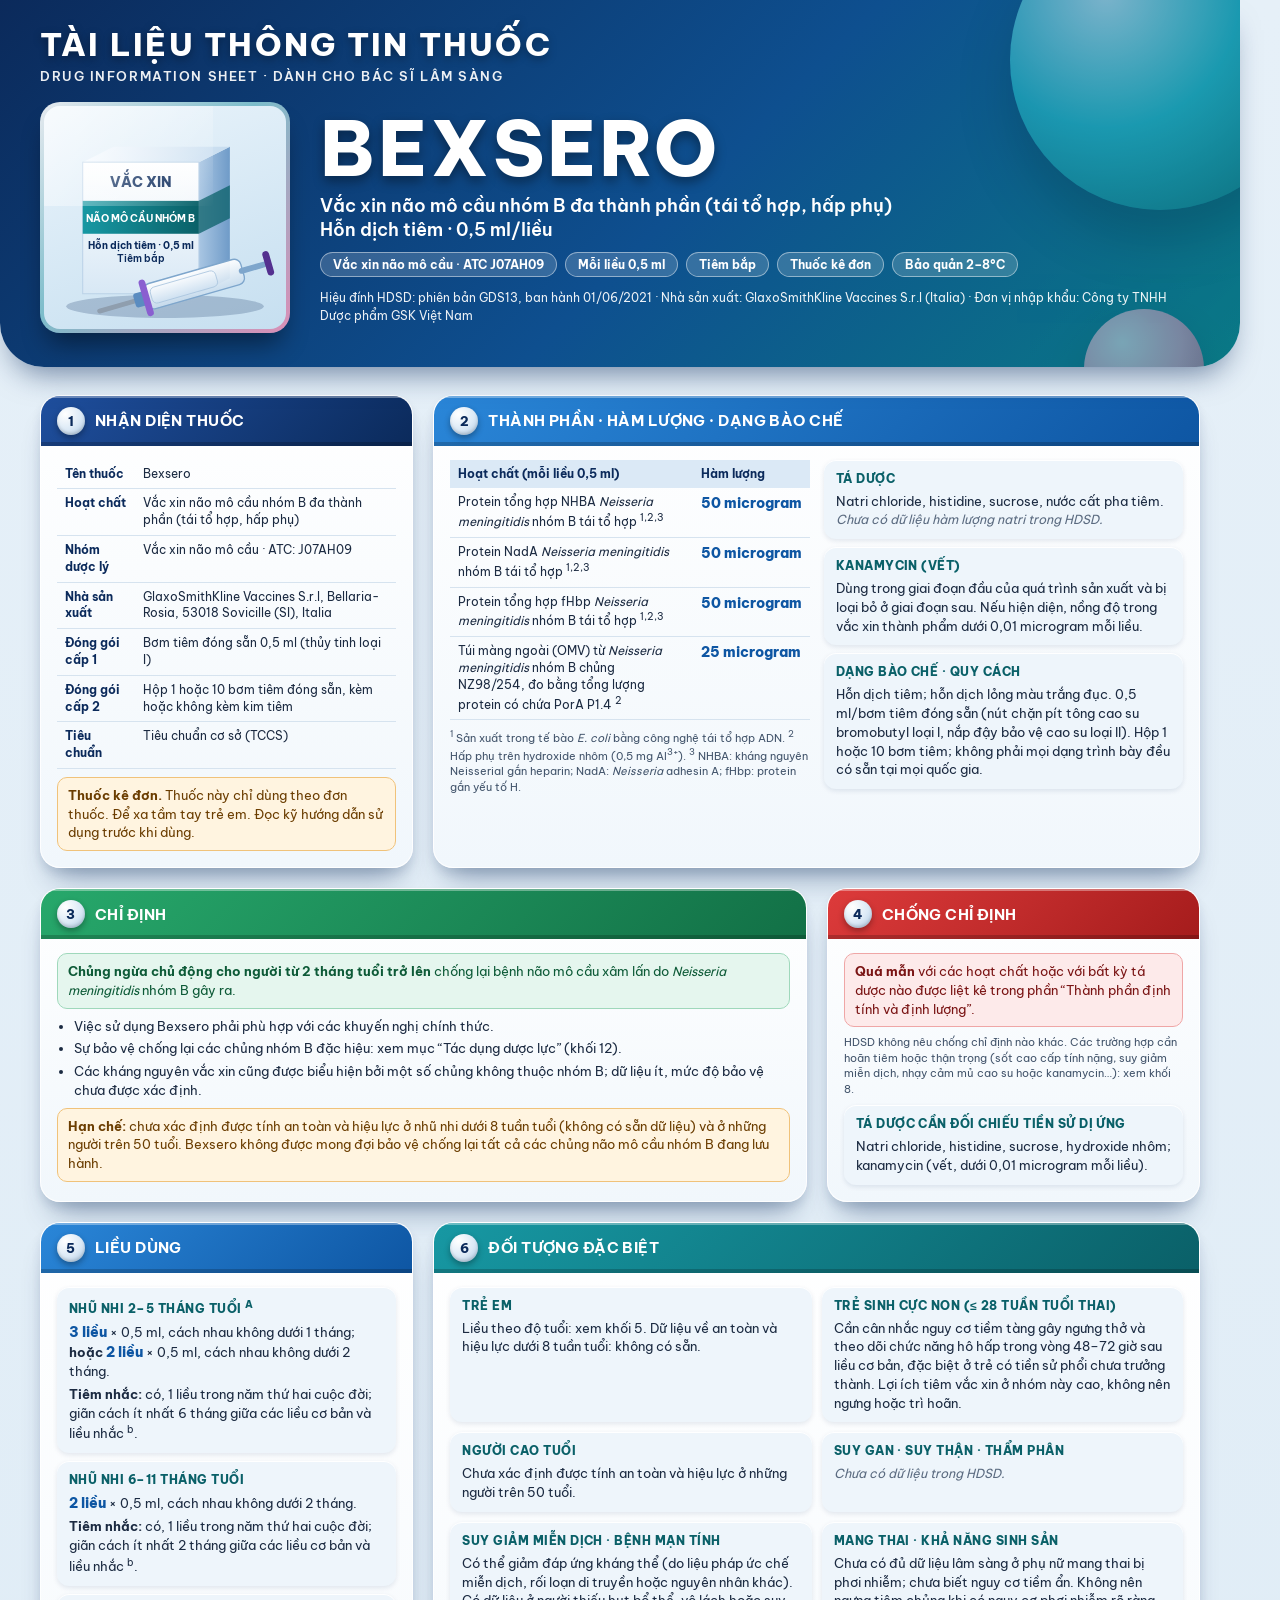
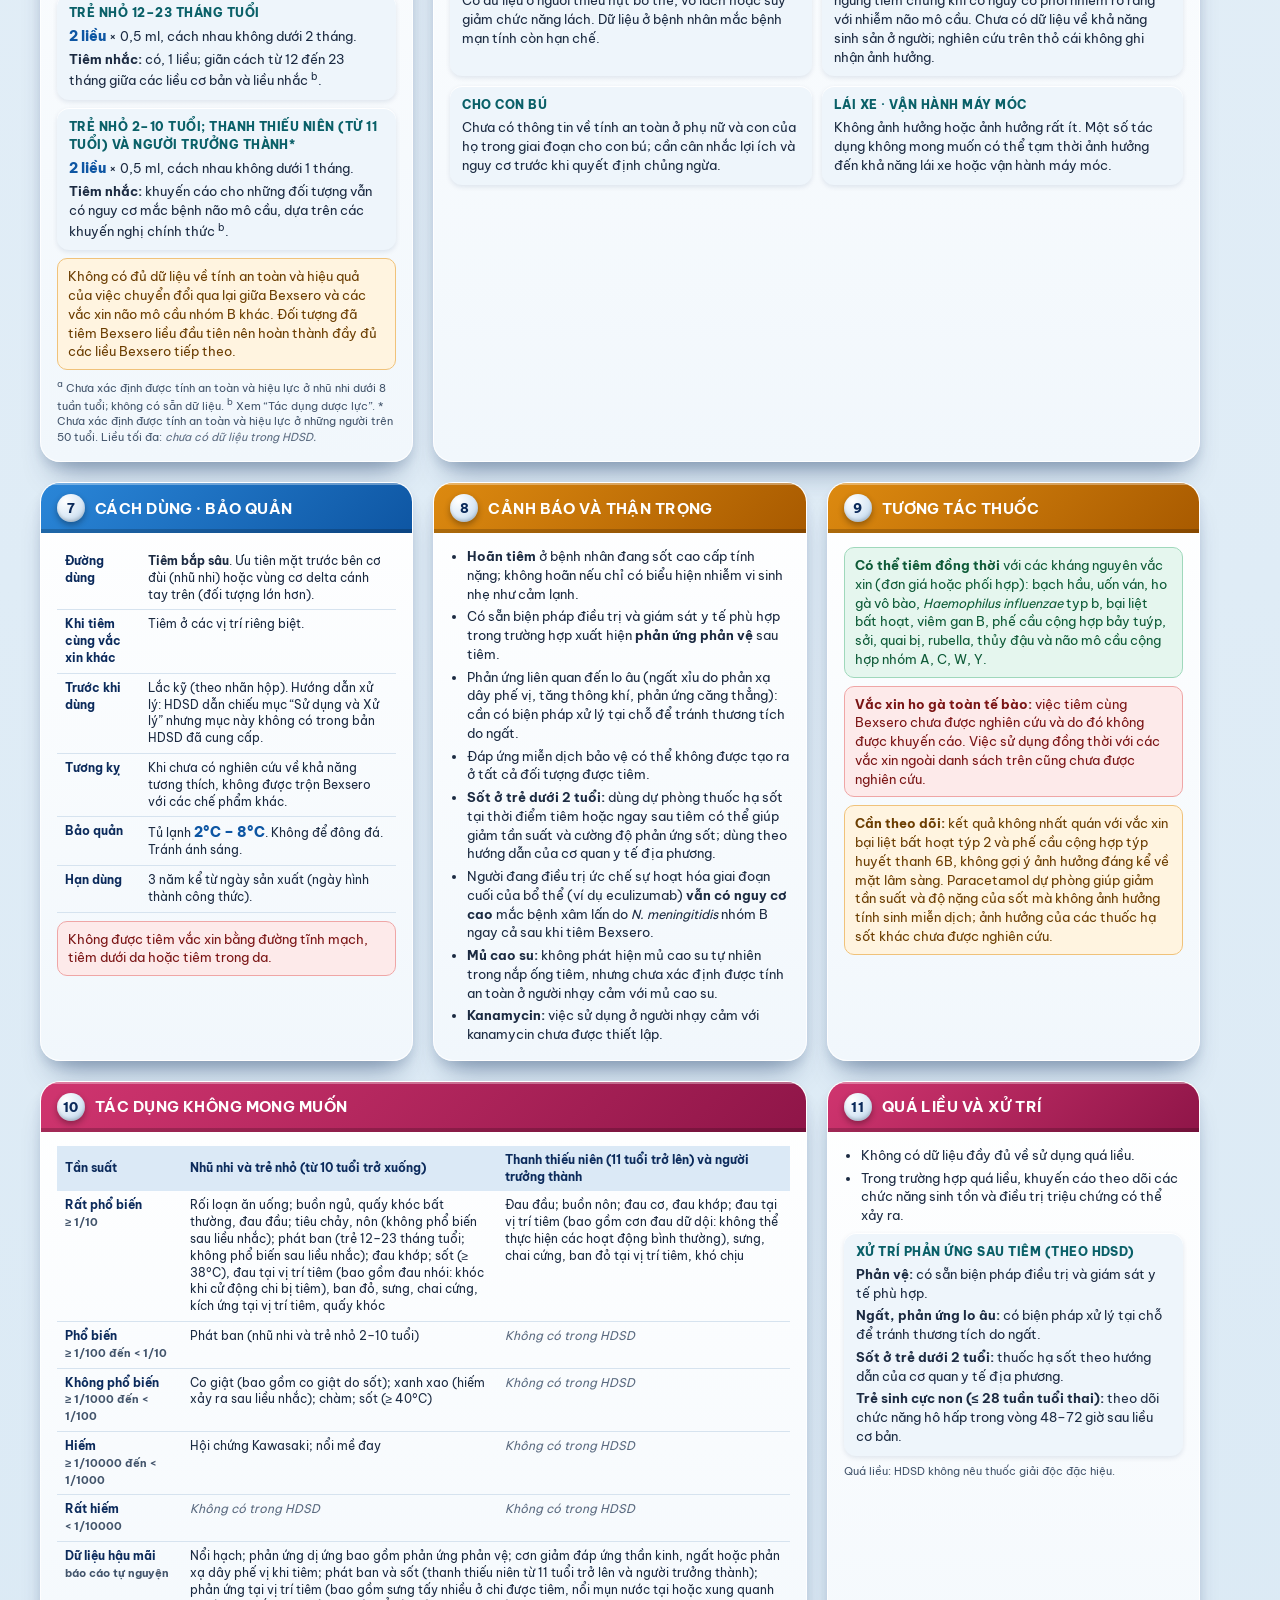
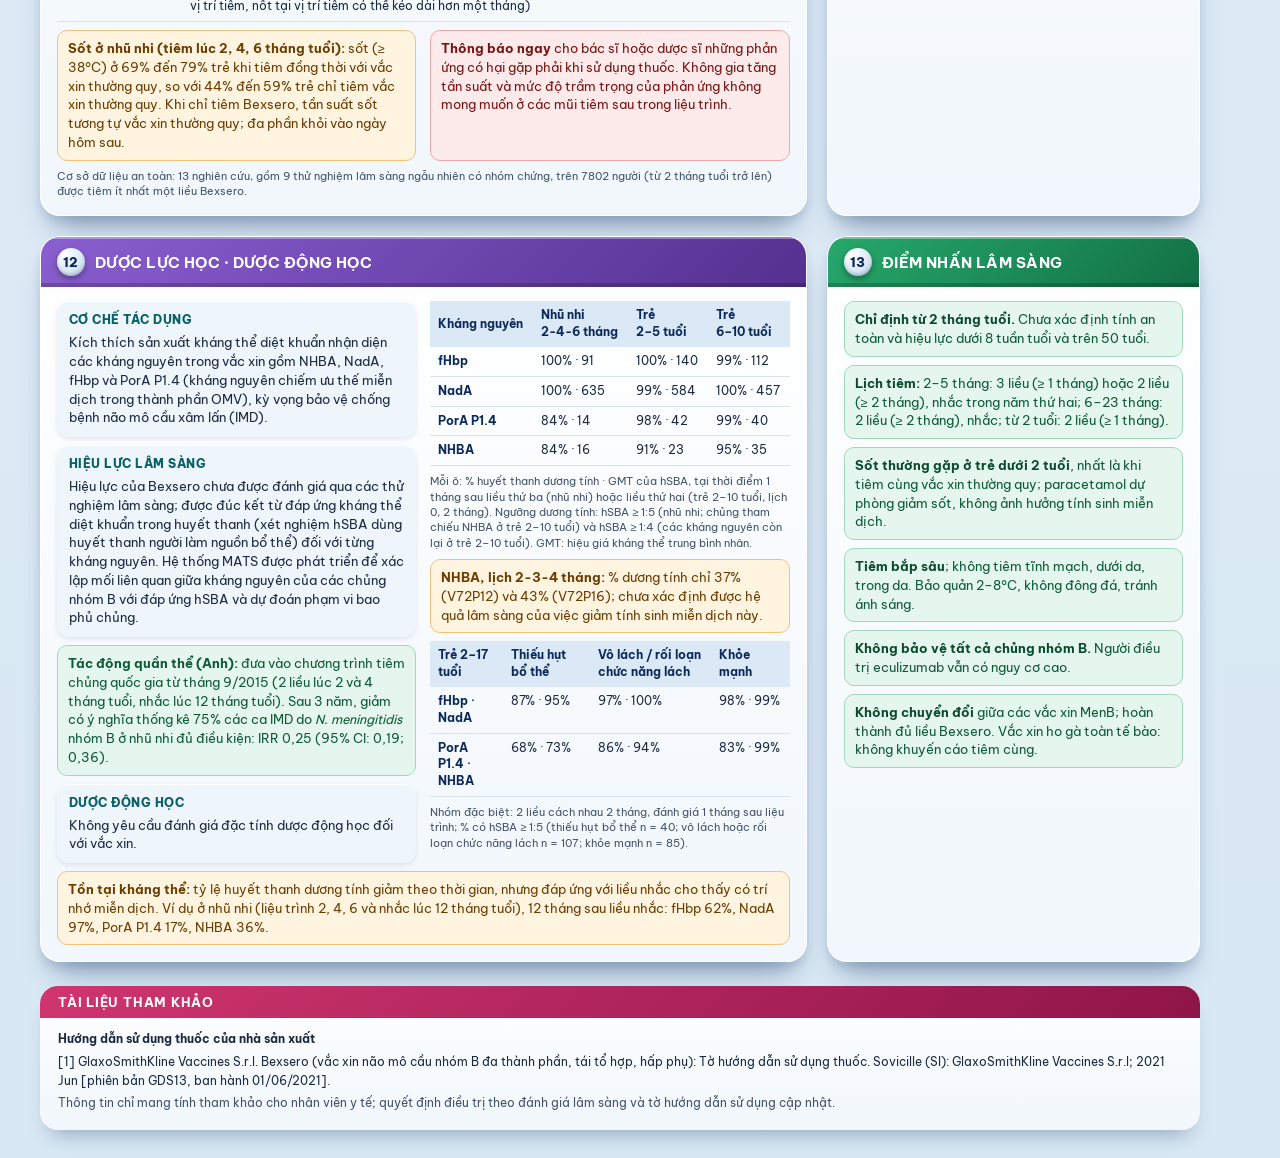
<file: pages/Bexsero_Tai_lieu_thong_tin_thuoc.html>
<!doctype html>
<html lang="vi">
<head>
<meta charset="utf-8">
<meta name="viewport" content="width=device-width, initial-scale=1">
<title>Bexsero – Tài liệu thông tin thuốc</title>
<style>
@font-face{font-family:'Be Vietnam Pro';font-style:normal;font-weight:400;font-display:block;src:url([data-uri]) format('woff2');unicode-range:U+0000-00FF,U+0131,U+0152-0153,U+02BB-02BC,U+02C6,U+02DA,U+02DC,U+2000-206F,U+2074,U+20AC,U+2122,U+2191,U+2193,U+2212,U+2215,U+FEFF,U+FFFD}
@font-face{font-family:'Be Vietnam Pro';font-style:normal;font-weight:400;font-display:block;src:url([data-uri]) format('woff2');unicode-range:U+0102-0103,U+0110-0111,U+0128-0129,U+0168-0169,U+01A0-01A1,U+01AF-01B0,U+0300-0301,U+0303-0304,U+0308-0309,U+0323,U+0329,U+1EA0-1EF9,U+20AB}
@font-face{font-family:'Be Vietnam Pro';font-style:normal;font-weight:500;font-display:block;src:url([data-uri]) format('woff2');unicode-range:U+0000-00FF,U+0131,U+0152-0153,U+02BB-02BC,U+02C6,U+02DA,U+02DC,U+2000-206F,U+2074,U+20AC,U+2122,U+2191,U+2193,U+2212,U+2215,U+FEFF,U+FFFD}
@font-face{font-family:'Be Vietnam Pro';font-style:normal;font-weight:500;font-display:block;src:url([data-uri]) format('woff2');unicode-range:U+0102-0103,U+0110-0111,U+0128-0129,U+0168-0169,U+01A0-01A1,U+01AF-01B0,U+0300-0301,U+0303-0304,U+0308-0309,U+0323,U+0329,U+1EA0-1EF9,U+20AB}
@font-face{font-family:'Be Vietnam Pro';font-style:normal;font-weight:600;font-display:block;src:url([data-uri]) format('woff2');unicode-range:U+0000-00FF,U+0131,U+0152-0153,U+02BB-02BC,U+02C6,U+02DA,U+02DC,U+2000-206F,U+2074,U+20AC,U+2122,U+2191,U+2193,U+2212,U+2215,U+FEFF,U+FFFD}
@font-face{font-family:'Be Vietnam Pro';font-style:normal;font-weight:600;font-display:block;src:url([data-uri]) format('woff2');unicode-range:U+0102-0103,U+0110-0111,U+0128-0129,U+0168-0169,U+01A0-01A1,U+01AF-01B0,U+0300-0301,U+0303-0304,U+0308-0309,U+0323,U+0329,U+1EA0-1EF9,U+20AB}
@font-face{font-family:'Be Vietnam Pro';font-style:normal;font-weight:700;font-display:block;src:url([data-uri]) format('woff2');unicode-range:U+0000-00FF,U+0131,U+0152-0153,U+02BB-02BC,U+02C6,U+02DA,U+02DC,U+2000-206F,U+2074,U+20AC,U+2122,U+2191,U+2193,U+2212,U+2215,U+FEFF,U+FFFD}
@font-face{font-family:'Be Vietnam Pro';font-style:normal;font-weight:700;font-display:block;src:url([data-uri]) format('woff2');unicode-range:U+0102-0103,U+0110-0111,U+0128-0129,U+0168-0169,U+01A0-01A1,U+01AF-01B0,U+0300-0301,U+0303-0304,U+0308-0309,U+0323,U+0329,U+1EA0-1EF9,U+20AB}
@font-face{font-family:'Be Vietnam Pro';font-style:normal;font-weight:800;font-display:block;src:url([data-uri]) format('woff2');unicode-range:U+0000-00FF,U+0131,U+0152-0153,U+02BB-02BC,U+02C6,U+02DA,U+02DC,U+2000-206F,U+2074,U+20AC,U+2122,U+2191,U+2193,U+2212,U+2215,U+FEFF,U+FFFD}
@font-face{font-family:'Be Vietnam Pro';font-style:normal;font-weight:800;font-display:block;src:url([data-uri]) format('woff2');unicode-range:U+0102-0103,U+0110-0111,U+0128-0129,U+0168-0169,U+01A0-01A1,U+01AF-01B0,U+0300-0301,U+0303-0304,U+0308-0309,U+0323,U+0329,U+1EA0-1EF9,U+20AB}

*{box-sizing:border-box}
html,body{margin:0;padding:0}
body{font-family:'Be Vietnam Pro',Arial,sans-serif;background:linear-gradient(180deg,#e6f0f8,#d8e8f4);color:#1b2a41;-webkit-font-smoothing:antialiased}
#page{width:1240px;display:flex;flex-direction:column;background:linear-gradient(180deg,#e6f0f8,#d8e8f4)}
.hero{flex:none;position:relative;overflow:hidden;padding:24px 40px 34px;color:#fff;border-radius:0 0 44px 44px;background:linear-gradient(135deg,#0b2a5b 0%,#0e4f8f 55%,#0a7a86 100%);box-shadow:0 18px 30px -12px rgba(11,42,91,.55)}
.orb{position:absolute;border-radius:50%}
.orb.t{width:300px;height:300px;right:-70px;top:-90px;background:radial-gradient(circle at 32% 28%,#d6fbff,#27c4cf 45%,#0a6068 100%);opacity:.55;box-shadow:0 30px 50px rgba(0,0,0,.25)}
.orb.p{width:120px;height:120px;right:36px;bottom:-62px;background:radial-gradient(circle at 32% 28%,#ffe3ee,#ff9cc0 50%,#c2406f 100%);opacity:.45;box-shadow:0 20px 36px rgba(0,0,0,.25)}
.htop{position:relative;text-align:left;margin-bottom:18px}
.htop h2{margin:0;font-size:32px;font-weight:800;letter-spacing:.07em;text-shadow:0 3px 8px rgba(0,0,0,.35)}
.htop p{margin:4px 0 0;font-size:13px;font-weight:600;letter-spacing:.12em;opacity:.92}
.hmain{position:relative;display:flex;gap:30px;align-items:center}
.pic{flex:none;width:250px;padding:4px;border-radius:20px;background:linear-gradient(135deg,rgba(255,255,255,.9),rgba(143,211,218,.85) 45%,rgba(255,156,192,.85));box-shadow:0 18px 26px -8px rgba(0,0,0,.45)}
.pic .in{position:relative;border-radius:16px;overflow:hidden;background:linear-gradient(160deg,#eaf4fb,#c6dff0)}
.pic .in:before{content:"";position:absolute;left:0;top:0;width:70%;height:45%;background:linear-gradient(135deg,rgba(255,255,255,.65),rgba(255,255,255,0));z-index:2;pointer-events:none}
.pic svg{display:block;width:100%;height:auto}
.hinfo{flex:1 1 auto;min-width:0}
.hinfo h1{margin:0;font-size:76px;line-height:1;font-weight:800;letter-spacing:.04em;text-shadow:0 5px 12px rgba(0,0,0,.4)}
.hinfo .gen{margin:8px 0 10px;font-size:18px;font-weight:600;line-height:1.35}
.chips{display:flex;flex-wrap:wrap;gap:8px;margin-bottom:12px}
.chips .chip{background:rgba(255,255,255,.17);border:1px solid rgba(255,255,255,.45);color:#fff;font-size:12px;padding:4px 12px}
.hinfo .src{font-size:12px;opacity:.92;line-height:1.5}
.grid{flex:1 0 auto;display:grid;grid-template-columns:repeat(3,1fr);gap:20px;padding:28px 40px 24px;align-items:stretch}
.s2{grid-column:span 2}
.card{background:linear-gradient(180deg,#fff 0%,#f1f7fc 100%);border-radius:20px;border:1px solid rgba(255,255,255,.9);overflow:hidden;display:flex;flex-direction:column;box-shadow:0 2px 0 rgba(255,255,255,.95) inset,0 22px 30px -14px rgba(11,42,91,.42),0 6px 10px rgba(11,42,91,.10)}
.ch{padding:11px 16px;display:flex;align-items:center;gap:10px;color:#fff;font-weight:700;font-size:14.5px;letter-spacing:.03em;text-transform:uppercase;box-shadow:inset 0 2px 0 rgba(255,255,255,.35),inset 0 -4px 0 rgba(0,0,0,.20)}
.num{flex:none;width:28px;height:28px;border-radius:50%;background:radial-gradient(circle at 30% 25%,#fff,#dbe9f6 55%,#a9c4de);color:#0b2a5b;display:flex;align-items:center;justify-content:center;font-weight:800;font-size:13px;box-shadow:0 3px 6px rgba(0,0,0,.32),inset 0 -2px 3px rgba(0,0,0,.15)}
.cb{flex-grow:1;padding:14px 16px 16px;font-size:12.5px;line-height:1.5;color:#1b2a41;display:flex;flex-direction:column;gap:8px}
.n{background:linear-gradient(135deg,#1f4f9e,#0b2a5b)}.g{background:linear-gradient(135deg,#27a86b,#127046)}
.r{background:linear-gradient(135deg,#dd3b3b,#a51c1c)}.a{background:linear-gradient(135deg,#dd8a10,#a85a00)}
.b{background:linear-gradient(135deg,#2a86d8,#0e56a3)}.p{background:linear-gradient(135deg,#8a5fd0,#54308f)}
.m{background:linear-gradient(135deg,#d0356f,#8f1548)}.tl{background:linear-gradient(135deg,#1798a3,#0a6068)}
.t{width:100%;border-collapse:collapse;font-size:12px;line-height:1.4}
.t th{background:#dbe9f6;color:#0b2a5b;text-align:left;font-weight:700;padding:6px 8px}
.t td{padding:6px 8px;border-bottom:1px solid #d6e3ef;vertical-align:top}
.k{font-weight:700;color:#0b2a5b}.dose{font-weight:800;color:#0e56a3;font-size:13.5px;white-space:nowrap}.nw{white-space:nowrap}
.chip{display:inline-block;padding:2px 10px;border-radius:999px;font-size:11px;font-weight:700}
.sub{background:#eef5fb;border-radius:12px;padding:10px 12px;box-shadow:inset 0 1px 0 #fff,0 2px 5px rgba(11,42,91,.10);display:flex;flex-direction:column;gap:4px}
.sub h4{margin:0;font-size:12px;font-weight:800;color:#0a6068;text-transform:uppercase;letter-spacing:.04em}
.sub p{margin:0}
.warn{background:#fff4e0;border:1px solid #f0c27a;border-radius:10px;padding:8px 10px;color:#6b3d00}
.bad{background:#fdeaea;border:1px solid #efa6a6;border-radius:10px;padding:8px 10px;color:#7a1414}
.ok{background:#e5f6ee;border:1px solid #9fd8bb;border-radius:10px;padding:8px 10px;color:#0d5a37}
.cb p{margin:0}
.cb ul{margin:0;padding-left:17px;display:flex;flex-direction:column;gap:4px}
.nd{color:#5b6b80;font-style:italic}
.fn{font-size:11px;color:#42546b;line-height:1.4}
.two{display:grid;grid-template-columns:1fr 1fr;gap:14px}
.subgrid{display:grid;grid-template-columns:1fr 1fr;gap:10px}
.col{display:flex;flex-direction:column;gap:8px}
.tag{background:#e5f6ee;border:1px solid #9fd8bb;border-radius:10px;padding:8px 10px;color:#0d5a37}
.tag b{color:#0b4a2d}
.tc{text-align:center}
.foot{flex:none;margin:0 40px 28px;background:linear-gradient(180deg,#fff,#f1f7fc);border-radius:18px;box-shadow:0 14px 22px -12px rgba(11,42,91,.4);overflow:hidden}
.foot .fh{background:linear-gradient(135deg,#d0356f,#8f1548);color:#fff;font-weight:700;font-size:13px;letter-spacing:.06em;padding:8px 18px;text-transform:uppercase}
.foot .fb{padding:12px 18px 14px;font-size:12px;line-height:1.55;color:#1b2a41}
.foot .fb p{margin:0 0 4px}
.foot .dis{font-size:11.5px;color:#42546b;margin-top:6px}
@media print{#page{transform:none!important}body{height:auto!important}}
</style>
</head>
<body>
<div id="page">

<header class="hero">
  <div class="orb t"></div><div class="orb p"></div>
  <div class="htop">
    <h2>TÀI LIỆU THÔNG TIN THUỐC</h2>
    <p>DRUG INFORMATION SHEET · DÀNH CHO BÁC SĨ LÂM SÀNG</p>
  </div>
  <div class="hmain">
    <div class="pic"><div class="in">
      <svg viewBox="0 0 250 230" xmlns="http://www.w3.org/2000/svg" role="img" aria-label="Minh họa hộp vắc xin và bơm tiêm đóng sẵn">
        <defs>
          <linearGradient id="gF" x1="0" y1="0" x2="0" y2="1"><stop offset="0" stop-color="#ffffff"/><stop offset="1" stop-color="#d8e8f5"/></linearGradient>
          <linearGradient id="gS" x1="0" y1="0" x2="1" y2="0"><stop offset="0" stop-color="#a9c6e3"/><stop offset="1" stop-color="#6f9bc8"/></linearGradient>
          <linearGradient id="gT" x1="0" y1="0" x2="1" y2="0"><stop offset="0" stop-color="#f4f9fe"/><stop offset="1" stop-color="#c6dcef"/></linearGradient>
          <linearGradient id="gB" x1="0" y1="0" x2="1" y2="0"><stop offset="0" stop-color="#1798a3"/><stop offset="1" stop-color="#0a6068"/></linearGradient>
          <linearGradient id="gG" x1="0" y1="0" x2="0" y2="1"><stop offset="0" stop-color="#ffffff" stop-opacity=".95"/><stop offset="1" stop-color="#c9ddee" stop-opacity=".9"/></linearGradient>
          <linearGradient id="gL" x1="0" y1="0" x2="0" y2="1"><stop offset="0" stop-color="#f7fafd"/><stop offset="1" stop-color="#cfe1f1"/></linearGradient>
        </defs>
        <ellipse cx="125" cy="207" rx="102" ry="12" fill="#0b2a5b" opacity=".22"/>
        <polygon points="160,58 192,42 192,178 160,194" fill="url(#gS)"/>
        <polygon points="40,58 72,42 192,42 160,58" fill="url(#gT)"/>
        <rect x="40" y="58" width="120" height="136" fill="url(#gF)" stroke="#b9d0e6" stroke-width="1"/>
        <rect x="40" y="98" width="120" height="34" fill="url(#gB)"/>
        <polygon points="160,98 192,82 192,116 160,132" fill="#0a6068" opacity=".75"/>
        <text x="100" y="84" text-anchor="middle" font-size="14" font-weight="800" fill="#0b2a5b">VẮC XIN</text>
        <text x="100" y="120" text-anchor="middle" font-size="10.5" font-weight="700" fill="#fff">NÃO MÔ CẦU NHÓM B</text>
        <text x="100" y="148" text-anchor="middle" font-size="10" font-weight="700" fill="#0b2a5b">Hỗn dịch tiêm · 0,5 ml</text>
        <text x="100" y="161" text-anchor="middle" font-size="10" font-weight="600" fill="#0b2a5b">Tiêm bắp</text>
        <g transform="translate(0,12) rotate(-16 150 176)">
          <rect x="52" y="171" width="42" height="5" rx="2.5" fill="#8f9eae"/>
          <rect x="92" y="166" width="14" height="15" rx="3" fill="#5b8cc0"/>
          <rect x="104" y="160" width="104" height="27" rx="7" fill="url(#gG)" stroke="#7ea6cc" stroke-width="1.4"/>
          <rect x="110" y="165" width="70" height="17" rx="5" fill="url(#gL)" stroke="#a9c4de" stroke-width=".8"/>
          <rect x="204" y="171" width="30" height="6" rx="3" fill="#7ea6cc"/>
          <rect x="232" y="161" width="7" height="26" rx="3.5" fill="#54308f"/>
          <rect x="101" y="154" width="7" height="39" rx="3.5" fill="#8a5fd0"/>
        </g>
      </svg>
    </div></div>
    <div class="hinfo">
      <h1>BEXSERO</h1>
      <div class="gen">Vắc xin não mô cầu nhóm B đa thành phần (tái tổ hợp, hấp phụ)<br>Hỗn dịch tiêm · 0,5 ml/liều</div>
      <div class="chips">
        <span class="chip">Vắc xin não mô cầu · ATC J07AH09</span>
        <span class="chip">Mỗi liều 0,5 ml</span>
        <span class="chip">Tiêm bắp</span>
        <span class="chip">Thuốc kê đơn</span>
        <span class="chip">Bảo quản 2–8°C</span>
      </div>
      <div class="src">Hiệu đính HDSD: phiên bản GDS13, ban hành 01/06/2021 · Nhà sản xuất: GlaxoSmithKline Vaccines S.r.l (Italia) · Đơn vị nhập khẩu: Công ty TNHH Dược phẩm GSK Việt Nam</div>
    </div>
  </div>
</header>

<main class="grid">

<!-- 1 -->
<section class="card"><div class="ch n"><span class="num">1</span>Nhận diện thuốc</div><div class="cb">
  <table class="t"><tbody>
    <tr><td class="k">Tên thuốc</td><td>Bexsero</td></tr>
    <tr><td class="k">Hoạt chất</td><td>Vắc xin não mô cầu nhóm B đa thành phần (tái tổ hợp, hấp phụ)</td></tr>
    <tr><td class="k">Nhóm dược lý</td><td>Vắc xin não mô cầu · ATC: J07AH09</td></tr>
    <tr><td class="k">Nhà sản xuất</td><td>GlaxoSmithKline Vaccines S.r.l, Bellaria-Rosia, 53018 Sovicille (SI), Italia</td></tr>
    <tr><td class="k">Đóng gói cấp 1</td><td>Bơm tiêm đóng sẵn 0,5 ml (thủy tinh loại I)</td></tr>
    <tr><td class="k">Đóng gói cấp 2</td><td>Hộp 1 hoặc 10 bơm tiêm đóng sẵn, kèm hoặc không kèm kim tiêm</td></tr>
    <tr><td class="k">Tiêu chuẩn</td><td>Tiêu chuẩn cơ sở (TCCS)</td></tr>
  </tbody></table>
  <div class="warn"><b>Thuốc kê đơn.</b> Thuốc này chỉ dùng theo đơn thuốc. Để xa tầm tay trẻ em. Đọc kỹ hướng dẫn sử dụng trước khi dùng.</div>
</div></section>

<!-- 2 -->
<section class="card s2"><div class="ch b"><span class="num">2</span>Thành phần · Hàm lượng · Dạng bào chế</div><div class="cb">
  <div class="two">
    <div class="col">
      <table class="t"><thead><tr><th>Hoạt chất (mỗi liều 0,5 ml)</th><th>Hàm lượng</th></tr></thead><tbody>
        <tr><td>Protein tổng hợp NHBA <i>Neisseria meningitidis</i> nhóm B tái tổ hợp <sup>1,2,3</sup></td><td class="dose">50 microgram</td></tr>
        <tr><td>Protein NadA <i>Neisseria meningitidis</i> nhóm B tái tổ hợp <sup>1,2,3</sup></td><td class="dose">50 microgram</td></tr>
        <tr><td>Protein tổng hợp fHbp <i>Neisseria meningitidis</i> nhóm B tái tổ hợp <sup>1,2,3</sup></td><td class="dose">50 microgram</td></tr>
        <tr><td>Túi màng ngoài (OMV) từ <i>Neisseria meningitidis</i> nhóm B chủng NZ98/254, đo bằng tổng lượng protein có chứa PorA P1.4 <sup>2</sup></td><td class="dose">25 microgram</td></tr>
      </tbody></table>
      <p class="fn"><sup>1</sup> Sản xuất trong tế bào <i>E. coli</i> bằng công nghệ tái tổ hợp ADN. <sup>2</sup> Hấp phụ trên hydroxide nhôm (0,5 mg Al<sup>3+</sup>). <sup>3</sup> NHBA: kháng nguyên Neisserial gắn heparin; NadA: <i>Neisseria</i> adhesin A; fHbp: protein gắn yếu tố H.</p>
    </div>
    <div class="col">
      <div class="sub"><h4>Tá dược</h4><p>Natri chloride, histidine, sucrose, nước cất pha tiêm. <span class="nd">Chưa có dữ liệu hàm lượng natri trong HDSD.</span></p></div>
      <div class="sub"><h4>Kanamycin (vết)</h4><p>Dùng trong giai đoạn đầu của quá trình sản xuất và bị loại bỏ ở giai đoạn sau. Nếu hiện diện, nồng độ trong vắc xin thành phẩm dưới 0,01 microgram mỗi liều.</p></div>
      <div class="sub"><h4>Dạng bào chế · Quy cách</h4><p>Hỗn dịch tiêm; hỗn dịch lỏng màu trắng đục. 0,5 ml/bơm tiêm đóng sẵn (nút chặn pít tông cao su bromobutyl loại I, nắp đậy bảo vệ cao su loại II). Hộp 1 hoặc 10 bơm tiêm; không phải mọi dạng trình bày đều có sẵn tại mọi quốc gia.</p></div>
    </div>
  </div>
</div></section>

<!-- 3 -->
<section class="card s2"><div class="ch g"><span class="num">3</span>Chỉ định</div><div class="cb">
  <div class="ok"><b>Chủng ngừa chủ động cho người từ 2 tháng tuổi trở lên</b> chống lại bệnh não mô cầu xâm lấn do <i>Neisseria meningitidis</i> nhóm B gây ra.</div>
  <ul>
    <li>Việc sử dụng Bexsero phải phù hợp với các khuyến nghị chính thức.</li>
    <li>Sự bảo vệ chống lại các chủng nhóm B đặc hiệu: xem mục “Tác dụng dược lực” (khối 12).</li>
    <li>Các kháng nguyên vắc xin cũng được biểu hiện bởi một số chủng không thuộc nhóm B; dữ liệu ít, mức độ bảo vệ chưa được xác định.</li>
  </ul>
  <div class="warn"><b>Hạn chế:</b> chưa xác định được tính an toàn và hiệu lực ở nhũ nhi dưới 8 tuần tuổi (không có sẵn dữ liệu) và ở những người trên 50 tuổi. Bexsero không được mong đợi bảo vệ chống lại tất cả các chủng não mô cầu nhóm B đang lưu hành.</div>
</div></section>

<!-- 4 -->
<section class="card"><div class="ch r"><span class="num">4</span>Chống chỉ định</div><div class="cb">
  <div class="bad"><b>Quá mẫn</b> với các hoạt chất hoặc với bất kỳ tá dược nào được liệt kê trong phần “Thành phần định tính và định lượng”.</div>
  <p class="fn">HDSD không nêu chống chỉ định nào khác. Các trường hợp cần hoãn tiêm hoặc thận trọng (sốt cao cấp tính nặng, suy giảm miễn dịch, nhạy cảm mủ cao su hoặc kanamycin…): xem khối 8.</p>
  <div class="sub"><h4>Tá dược cần đối chiếu tiền sử dị ứng</h4><p>Natri chloride, histidine, sucrose, hydroxide nhôm; kanamycin (vết, dưới 0,01 microgram mỗi liều).</p></div>
</div></section>

<!-- 5 -->
<section class="card"><div class="ch b"><span class="num">5</span>Liều dùng</div><div class="cb">
  <div class="sub"><h4>Nhũ nhi 2–5 tháng tuổi <sup>a</sup></h4>
    <p><span class="dose">3 liều</span> × 0,5 ml, cách nhau không dưới 1 tháng; <b>hoặc</b> <span class="dose">2 liều</span> × 0,5 ml, cách nhau không dưới 2 tháng.</p>
    <p><b>Tiêm nhắc:</b> có, 1 liều trong năm thứ hai cuộc đời; giãn cách ít nhất 6 tháng giữa các liều cơ bản và liều nhắc <sup>b</sup>.</p></div>
  <div class="sub"><h4>Nhũ nhi 6–11 tháng tuổi</h4>
    <p><span class="dose">2 liều</span> × 0,5 ml, cách nhau không dưới 2 tháng.</p>
    <p><b>Tiêm nhắc:</b> có, 1 liều trong năm thứ hai cuộc đời; giãn cách ít nhất 2 tháng giữa các liều cơ bản và liều nhắc <sup>b</sup>.</p></div>
  <div class="sub"><h4>Trẻ nhỏ 12–23 tháng tuổi</h4>
    <p><span class="dose">2 liều</span> × 0,5 ml, cách nhau không dưới 2 tháng.</p>
    <p><b>Tiêm nhắc:</b> có, 1 liều; giãn cách từ 12 đến 23 tháng giữa các liều cơ bản và liều nhắc <sup>b</sup>.</p></div>
  <div class="sub"><h4>Trẻ nhỏ 2–10 tuổi; thanh thiếu niên (từ 11 tuổi) và người trưởng thành*</h4>
    <p><span class="dose">2 liều</span> × 0,5 ml, cách nhau không dưới 1 tháng.</p>
    <p><b>Tiêm nhắc:</b> khuyến cáo cho những đối tượng vẫn có nguy cơ mắc bệnh não mô cầu, dựa trên các khuyến nghị chính thức <sup>b</sup>.</p></div>
  <div class="warn">Không có đủ dữ liệu về tính an toàn và hiệu quả của việc chuyển đổi qua lại giữa Bexsero và các vắc xin não mô cầu nhóm B khác. Đối tượng đã tiêm Bexsero liều đầu tiên nên hoàn thành đầy đủ các liều Bexsero tiếp theo.</div>
  <p class="fn"><sup>a</sup> Chưa xác định được tính an toàn và hiệu lực ở nhũ nhi dưới 8 tuần tuổi; không có sẵn dữ liệu. <sup>b</sup> Xem “Tác dụng dược lực”. * Chưa xác định được tính an toàn và hiệu lực ở những người trên 50 tuổi. Liều tối đa: <span class="nd">chưa có dữ liệu trong HDSD.</span></p>
</div></section>

<!-- 6 -->
<section class="card s2"><div class="ch tl"><span class="num">6</span>Đối tượng đặc biệt</div><div class="cb">
  <div class="subgrid">
    <div class="sub"><h4>Trẻ em</h4><p>Liều theo độ tuổi: xem khối 5. Dữ liệu về an toàn và hiệu lực dưới 8 tuần tuổi: không có sẵn.</p></div>
    <div class="sub"><h4>Trẻ sinh cực non (≤ 28 tuần tuổi thai)</h4><p>Cần cân nhắc nguy cơ tiềm tàng gây ngưng thở và theo dõi chức năng hô hấp trong vòng 48–72 giờ sau liều cơ bản, đặc biệt ở trẻ có tiền sử phổi chưa trưởng thành. Lợi ích tiêm vắc xin ở nhóm này cao, không nên ngưng hoặc trì hoãn.</p></div>
    <div class="sub"><h4>Người cao tuổi</h4><p>Chưa xác định được tính an toàn và hiệu lực ở những người trên 50 tuổi.</p></div>
    <div class="sub"><h4>Suy gan · Suy thận · Thẩm phân</h4><p class="nd">Chưa có dữ liệu trong HDSD.</p></div>
    <div class="sub"><h4>Suy giảm miễn dịch · Bệnh mạn tính</h4><p>Có thể giảm đáp ứng kháng thể (do liệu pháp ức chế miễn dịch, rối loạn di truyền hoặc nguyên nhân khác). Có dữ liệu ở người thiếu hụt bổ thể, vô lách hoặc suy giảm chức năng lách. Dữ liệu ở bệnh nhân mắc bệnh mạn tính còn hạn chế.</p></div>
    <div class="sub"><h4>Mang thai · Khả năng sinh sản</h4><p>Chưa có đủ dữ liệu lâm sàng ở phụ nữ mang thai bị phơi nhiễm; chưa biết nguy cơ tiềm ẩn. Không nên ngưng tiêm chủng khi có nguy cơ phơi nhiễm rõ ràng với nhiễm não mô cầu. Chưa có dữ liệu về khả năng sinh sản ở người; nghiên cứu trên thỏ cái không ghi nhận ảnh hưởng.</p></div>
    <div class="sub"><h4>Cho con bú</h4><p>Chưa có thông tin về tính an toàn ở phụ nữ và con của họ trong giai đoạn cho con bú; cần cân nhắc lợi ích và nguy cơ trước khi quyết định chủng ngừa.</p></div>
    <div class="sub"><h4>Lái xe · Vận hành máy móc</h4><p>Không ảnh hưởng hoặc ảnh hưởng rất ít. Một số tác dụng không mong muốn có thể tạm thời ảnh hưởng đến khả năng lái xe hoặc vận hành máy móc.</p></div>
  </div>
</div></section>

<!-- 7 -->
<section class="card"><div class="ch b"><span class="num">7</span>Cách dùng · Bảo quản</div><div class="cb">
  <table class="t"><tbody>
    <tr><td class="k">Đường dùng</td><td><b>Tiêm bắp sâu</b>. Ưu tiên mặt trước bên cơ đùi (nhũ nhi) hoặc vùng cơ delta cánh tay trên (đối tượng lớn hơn).</td></tr>
    <tr><td class="k">Khi tiêm cùng vắc xin khác</td><td>Tiêm ở các vị trí riêng biệt.</td></tr>
    <tr><td class="k">Trước khi dùng</td><td>Lắc kỹ (theo nhãn hộp). Hướng dẫn xử lý: HDSD dẫn chiếu mục “Sử dụng và Xử lý” nhưng mục này không có trong bản HDSD đã cung cấp.</td></tr>
    <tr><td class="k">Tương kỵ</td><td>Khi chưa có nghiên cứu về khả năng tương thích, không được trộn Bexsero với các chế phẩm khác.</td></tr>
    <tr><td class="k">Bảo quản</td><td>Tủ lạnh <span class="dose">2°C – 8°C</span>. Không để đông đá. Tránh ánh sáng.</td></tr>
    <tr><td class="k">Hạn dùng</td><td>3 năm kể từ ngày sản xuất (ngày hình thành công thức).</td></tr>
  </tbody></table>
  <div class="bad">Không được tiêm vắc xin bằng đường tĩnh mạch, tiêm dưới da hoặc tiêm trong da.</div>
</div></section>

<!-- 8 -->
<section class="card"><div class="ch a"><span class="num">8</span>Cảnh báo và thận trọng</div><div class="cb">
  <ul>
    <li><b>Hoãn tiêm</b> ở bệnh nhân đang sốt cao cấp tính nặng; không hoãn nếu chỉ có biểu hiện nhiễm vi sinh nhẹ như cảm lạnh.</li>
    <li>Có sẵn biện pháp điều trị và giám sát y tế phù hợp trong trường hợp xuất hiện <b>phản ứng phản vệ</b> sau tiêm.</li>
    <li>Phản ứng liên quan đến lo âu (ngất xỉu do phản xạ dây phế vị, tăng thông khí, phản ứng căng thẳng): cần có biện pháp xử lý tại chỗ để tránh thương tích do ngất.</li>
    <li>Đáp ứng miễn dịch bảo vệ có thể không được tạo ra ở tất cả đối tượng được tiêm.</li>
    <li><b>Sốt ở trẻ dưới 2 tuổi:</b> dùng dự phòng thuốc hạ sốt tại thời điểm tiêm hoặc ngay sau tiêm có thể giúp giảm tần suất và cường độ phản ứng sốt; dùng theo hướng dẫn của cơ quan y tế địa phương.</li>
    <li>Người đang điều trị ức chế sự hoạt hóa giai đoạn cuối của bổ thể (ví dụ eculizumab) <b>vẫn có nguy cơ cao</b> mắc bệnh xâm lấn do <i>N. meningitidis</i> nhóm B ngay cả sau khi tiêm Bexsero.</li>
    <li><b>Mủ cao su:</b> không phát hiện mủ cao su tự nhiên trong nắp ống tiêm, nhưng chưa xác định được tính an toàn ở người nhạy cảm với mủ cao su.</li>
    <li><b>Kanamycin:</b> việc sử dụng ở người nhạy cảm với kanamycin chưa được thiết lập.</li>
  </ul>
</div></section>

<!-- 9 -->
<section class="card"><div class="ch a"><span class="num">9</span>Tương tác thuốc</div><div class="cb">
  <div class="ok"><b>Có thể tiêm đồng thời</b> với các kháng nguyên vắc xin (đơn giá hoặc phối hợp): bạch hầu, uốn ván, ho gà vô bào, <i>Haemophilus influenzae</i> typ b, bại liệt bất hoạt, viêm gan B, phế cầu cộng hợp bảy tuýp, sởi, quai bị, rubella, thủy đậu và não mô cầu cộng hợp nhóm A, C, W, Y.</div>
  <div class="bad"><b>Vắc xin ho gà toàn tế bào:</b> việc tiêm cùng Bexsero chưa được nghiên cứu và do đó không được khuyến cáo. Việc sử dụng đồng thời với các vắc xin ngoài danh sách trên cũng chưa được nghiên cứu.</div>
  <div class="warn"><b>Cần theo dõi:</b> kết quả không nhất quán với vắc xin bại liệt bất hoạt týp 2 và phế cầu cộng hợp týp huyết thanh 6B, không gợi ý ảnh hưởng đáng kể về mặt lâm sàng. Paracetamol dự phòng giúp giảm tần suất và độ nặng của sốt mà không ảnh hưởng tính sinh miễn dịch; ảnh hưởng của các thuốc hạ sốt khác chưa được nghiên cứu.</div>
</div></section>

<!-- 10 -->
<section class="card s2"><div class="ch m"><span class="num">10</span>Tác dụng không mong muốn</div><div class="cb">
  <table class="t"><thead><tr><th style="width:17%">Tần suất</th><th style="width:43%">Nhũ nhi và trẻ nhỏ (từ 10 tuổi trở xuống)</th><th style="width:40%">Thanh thiếu niên (11 tuổi trở lên) và người trưởng thành</th></tr></thead><tbody>
    <tr><td class="k">Rất phổ biến<br><span class="fn">≥ 1/10</span></td><td>Rối loạn ăn uống; buồn ngủ, quấy khóc bất thường, đau đầu; tiêu chảy, nôn (không phổ biến sau liều nhắc); phát ban (trẻ 12–23 tháng tuổi; không phổ biến sau liều nhắc); đau khớp; sốt (≥ 38°C), đau tại vị trí tiêm (bao gồm đau nhói: khóc khi cử động chi bị tiêm), ban đỏ, sưng, chai cứng, kích ứng tại vị trí tiêm, quấy khóc</td><td>Đau đầu; buồn nôn; đau cơ, đau khớp; đau tại vị trí tiêm (bao gồm cơn đau dữ dội: không thể thực hiện các hoạt động bình thường), sưng, chai cứng, ban đỏ tại vị trí tiêm, khó chịu</td></tr>
    <tr><td class="k">Phổ biến<br><span class="fn">≥ 1/100 đến &lt; 1/10</span></td><td>Phát ban (nhũ nhi và trẻ nhỏ 2–10 tuổi)</td><td class="nd">Không có trong HDSD</td></tr>
    <tr><td class="k">Không phổ biến<br><span class="fn">≥ 1/1000 đến &lt; 1/100</span></td><td>Co giật (bao gồm co giật do sốt); xanh xao (hiếm xảy ra sau liều nhắc); chàm; sốt (≥ 40°C)</td><td class="nd">Không có trong HDSD</td></tr>
    <tr><td class="k">Hiếm<br><span class="fn">≥ 1/10000 đến &lt; 1/1000</span></td><td>Hội chứng Kawasaki; nổi mề đay</td><td class="nd">Không có trong HDSD</td></tr>
    <tr><td class="k">Rất hiếm<br><span class="fn">&lt; 1/10000</span></td><td class="nd">Không có trong HDSD</td><td class="nd">Không có trong HDSD</td></tr>
    <tr><td class="k">Dữ liệu hậu mãi<br><span class="fn">báo cáo tự nguyện</span></td><td colspan="2">Nổi hạch; phản ứng dị ứng bao gồm phản ứng phản vệ; cơn giảm đáp ứng thần kinh, ngất hoặc phản xạ dây phế vị khi tiêm; phát ban và sốt (thanh thiếu niên từ 11 tuổi trở lên và người trưởng thành); phản ứng tại vị trí tiêm (bao gồm sưng tấy nhiều ở chi được tiêm, nổi mụn nước tại hoặc xung quanh vị trí tiêm, nốt tại vị trí tiêm có thể kéo dài hơn một tháng)</td></tr>
  </tbody></table>
  <div class="two">
    <div class="warn"><b>Sốt ở nhũ nhi (tiêm lúc 2, 4, 6 tháng tuổi):</b> sốt (≥ 38°C) ở 69% đến 79% trẻ khi tiêm đồng thời với vắc xin thường quy, so với 44% đến 59% trẻ chỉ tiêm vắc xin thường quy. Khi chỉ tiêm Bexsero, tần suất sốt tương tự vắc xin thường quy; đa phần khỏi vào ngày hôm sau.</div>
    <div class="bad"><b>Thông báo ngay</b> cho bác sĩ hoặc dược sĩ những phản ứng có hại gặp phải khi sử dụng thuốc. Không gia tăng tần suất và mức độ trầm trọng của phản ứng không mong muốn ở các mũi tiêm sau trong liệu trình.</div>
  </div>
  <p class="fn">Cơ sở dữ liệu an toàn: 13 nghiên cứu, gồm 9 thử nghiệm lâm sàng ngẫu nhiên có nhóm chứng, trên 7802 người (từ 2 tháng tuổi trở lên) được tiêm ít nhất một liều Bexsero.</p>
</div></section>

<!-- 11 -->
<section class="card"><div class="ch m"><span class="num">11</span>Quá liều và xử trí</div><div class="cb">
  <ul>
    <li>Không có dữ liệu đầy đủ về sử dụng quá liều.</li>
    <li>Trong trường hợp quá liều, khuyến cáo theo dõi các chức năng sinh tồn và điều trị triệu chứng có thể xảy ra.</li>
  </ul>
  <div class="sub"><h4>Xử trí phản ứng sau tiêm (theo HDSD)</h4>
    <p><b>Phản vệ:</b> có sẵn biện pháp điều trị và giám sát y tế phù hợp.</p>
    <p><b>Ngất, phản ứng lo âu:</b> có biện pháp xử lý tại chỗ để tránh thương tích do ngất.</p>
    <p><b>Sốt ở trẻ dưới 2 tuổi:</b> thuốc hạ sốt theo hướng dẫn của cơ quan y tế địa phương.</p>
    <p><b>Trẻ sinh cực non (≤ 28 tuần tuổi thai):</b> theo dõi chức năng hô hấp trong vòng 48–72 giờ sau liều cơ bản.</p></div>
  <p class="fn">Quá liều: HDSD không nêu thuốc giải độc đặc hiệu.</p>
</div></section>

<!-- 12 -->
<section class="card s2"><div class="ch p"><span class="num">12</span>Dược lực học · Dược động học</div><div class="cb">
  <div class="two">
    <div class="col">
      <div class="sub"><h4>Cơ chế tác dụng</h4><p>Kích thích sản xuất kháng thể diệt khuẩn nhận diện các kháng nguyên trong vắc xin gồm NHBA, NadA, fHbp và PorA P1.4 (kháng nguyên chiếm ưu thế miễn dịch trong thành phần OMV), kỳ vọng bảo vệ chống bệnh não mô cầu xâm lấn (IMD).</p></div>
      <div class="sub"><h4>Hiệu lực lâm sàng</h4><p>Hiệu lực của Bexsero chưa được đánh giá qua các thử nghiệm lâm sàng; được đúc kết từ đáp ứng kháng thể diệt khuẩn trong huyết thanh (xét nghiệm hSBA dùng huyết thanh người làm nguồn bổ thể) đối với từng kháng nguyên. Hệ thống MATS được phát triển để xác lập mối liên quan giữa kháng nguyên của các chủng nhóm B với đáp ứng hSBA và dự đoán phạm vi bao phủ chủng.</p></div>
      <div class="ok"><b>Tác động quần thể (Anh):</b> đưa vào chương trình tiêm chủng quốc gia từ tháng 9/2015 (2 liều lúc 2 và 4 tháng tuổi, nhắc lúc 12 tháng tuổi). Sau 3 năm, giảm có ý nghĩa thống kê 75% các ca IMD do <i>N. meningitidis</i> nhóm B ở nhũ nhi đủ điều kiện: IRR 0,25 (95% CI: 0,19; 0,36).</div>
      <div class="sub"><h4>Dược động học</h4><p>Không yêu cầu đánh giá đặc tính dược động học đối với vắc xin.</p></div>
    </div>
    <div class="col">
      <table class="t"><thead><tr><th>Kháng nguyên</th><th>Nhũ nhi<br>2-4-6 tháng</th><th>Trẻ<br>2–5 tuổi</th><th>Trẻ<br>6–10 tuổi</th></tr></thead><tbody>
        <tr><td class="k">fHbp</td><td>100% · 91</td><td>100% · 140</td><td>99% · 112</td></tr>
        <tr><td class="k">NadA</td><td>100% · 635</td><td>99% · 584</td><td>100% · 457</td></tr>
        <tr><td class="k">PorA P1.4</td><td>84% · 14</td><td>98% · 42</td><td>99% · 40</td></tr>
        <tr><td class="k">NHBA</td><td>84% · 16</td><td>91% · 23</td><td>95% · 35</td></tr>
      </tbody></table>
      <p class="fn">Mỗi ô: % huyết thanh dương tính · GMT của hSBA, tại thời điểm 1 tháng sau liều thứ ba (nhũ nhi) hoặc liều thứ hai (trẻ 2–10 tuổi, lịch 0, 2 tháng). Ngưỡng dương tính: hSBA ≥ 1:5 (nhũ nhi; chủng tham chiếu NHBA ở trẻ 2–10 tuổi) và hSBA ≥ 1:4 (các kháng nguyên còn lại ở trẻ 2–10 tuổi). GMT: hiệu giá kháng thể trung bình nhân.</p>
      <div class="warn"><b>NHBA, lịch 2-3-4 tháng:</b> % dương tính chỉ 37% (V72P12) và 43% (V72P16); chưa xác định được hệ quả lâm sàng của việc giảm tính sinh miễn dịch này.</div>
      <table class="t"><thead><tr><th>Trẻ 2–17 tuổi</th><th>Thiếu hụt bổ thể</th><th>Vô lách / rối loạn chức năng lách</th><th>Khỏe mạnh</th></tr></thead><tbody>
        <tr><td class="k">fHbp · NadA</td><td class="nw">87% · 95%</td><td class="nw">97% · 100%</td><td class="nw">98% · 99%</td></tr>
        <tr><td class="k">PorA P1.4 · NHBA</td><td class="nw">68% · 73%</td><td class="nw">86% · 94%</td><td class="nw">83% · 99%</td></tr>
      </tbody></table>
      <p class="fn">Nhóm đặc biệt: 2 liều cách nhau 2 tháng, đánh giá 1 tháng sau liệu trình; % có hSBA ≥ 1:5 (thiếu hụt bổ thể n = 40; vô lách hoặc rối loạn chức năng lách n = 107; khỏe mạnh n = 85).</p>
    </div>
  </div>
  <div class="warn"><b>Tồn tại kháng thể:</b> tỷ lệ huyết thanh dương tính giảm theo thời gian, nhưng đáp ứng với liều nhắc cho thấy có trí nhớ miễn dịch. Ví dụ ở nhũ nhi (liệu trình 2, 4, 6 và nhắc lúc 12 tháng tuổi), 12 tháng sau liều nhắc: fHbp 62%, NadA 97%, PorA P1.4 17%, NHBA 36%.</div>
</div></section>

<!-- 13 -->
<section class="card"><div class="ch g"><span class="num">13</span>Điểm nhấn lâm sàng</div><div class="cb">
  <div class="tag"><b>Chỉ định từ 2 tháng tuổi.</b> Chưa xác định tính an toàn và hiệu lực dưới 8 tuần tuổi và trên 50 tuổi.</div>
  <div class="tag"><b>Lịch tiêm:</b> 2–5 tháng: 3 liều (≥ 1 tháng) hoặc 2 liều (≥ 2 tháng), nhắc trong năm thứ hai; 6–23 tháng: 2 liều (≥ 2 tháng), nhắc; từ 2 tuổi: 2 liều (≥ 1 tháng).</div>
  <div class="tag"><b>Sốt thường gặp ở trẻ dưới 2 tuổi</b>, nhất là khi tiêm cùng vắc xin thường quy; paracetamol dự phòng giảm sốt, không ảnh hưởng tính sinh miễn dịch.</div>
  <div class="tag"><b>Tiêm bắp sâu</b>; không tiêm tĩnh mạch, dưới da, trong da. Bảo quản 2–8°C, không đông đá, tránh ánh sáng.</div>
  <div class="tag"><b>Không bảo vệ tất cả chủng nhóm B.</b> Người điều trị eculizumab vẫn có nguy cơ cao.</div>
  <div class="tag"><b>Không chuyển đổi</b> giữa các vắc xin MenB; hoàn thành đủ liều Bexsero. Vắc xin ho gà toàn tế bào: không khuyến cáo tiêm cùng.</div>
</div></section>

</main>

<footer class="foot">
  <div class="fh">Tài liệu tham khảo</div>
  <div class="fb">
    <p><b>Hướng dẫn sử dụng thuốc của nhà sản xuất</b></p>
    <p>[1] GlaxoSmithKline Vaccines S.r.l. Bexsero (vắc xin não mô cầu nhóm B đa thành phần, tái tổ hợp, hấp phụ): Tờ hướng dẫn sử dụng thuốc. Sovicille (SI): GlaxoSmithKline Vaccines S.r.l; 2021 Jun [phiên bản GDS13, ban hành 01/06/2021].</p>
    <p class="dis">Thông tin chỉ mang tính tham khảo cho nhân viên y tế; quyết định điều trị theo đánh giá lâm sàng và tờ hướng dẫn sử dụng cập nhật.</p>
  </div>
</footer>

</div>
<script>
(function(){try{var w=1240,s=Math.min(1,window.innerWidth/w),p=document.getElementById('page');if(s<1){p.style.transform='scale('+s+')';p.style.transformOrigin='top left';document.body.style.height=(p.offsetHeight*s)+'px';document.body.style.overflowX='hidden';}}catch(e){}})();
</script>
</body>
</html>
</file>
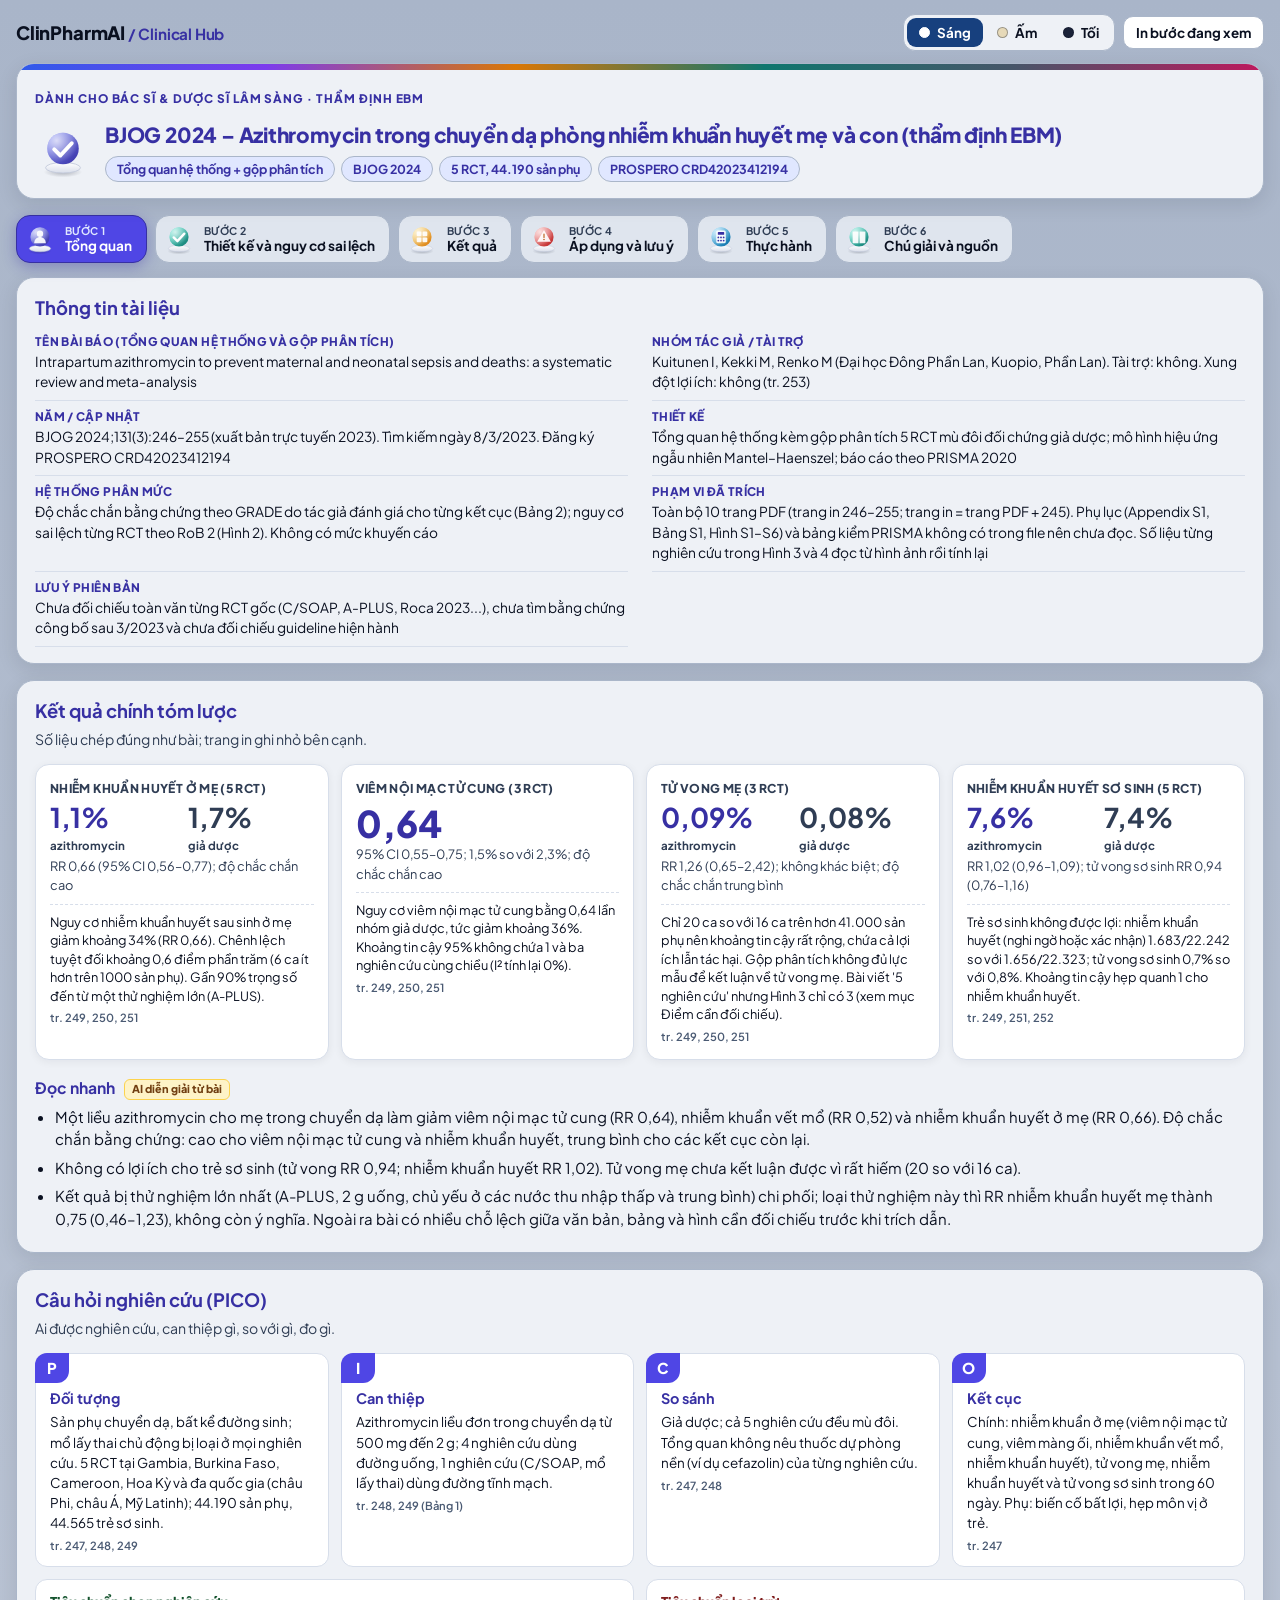
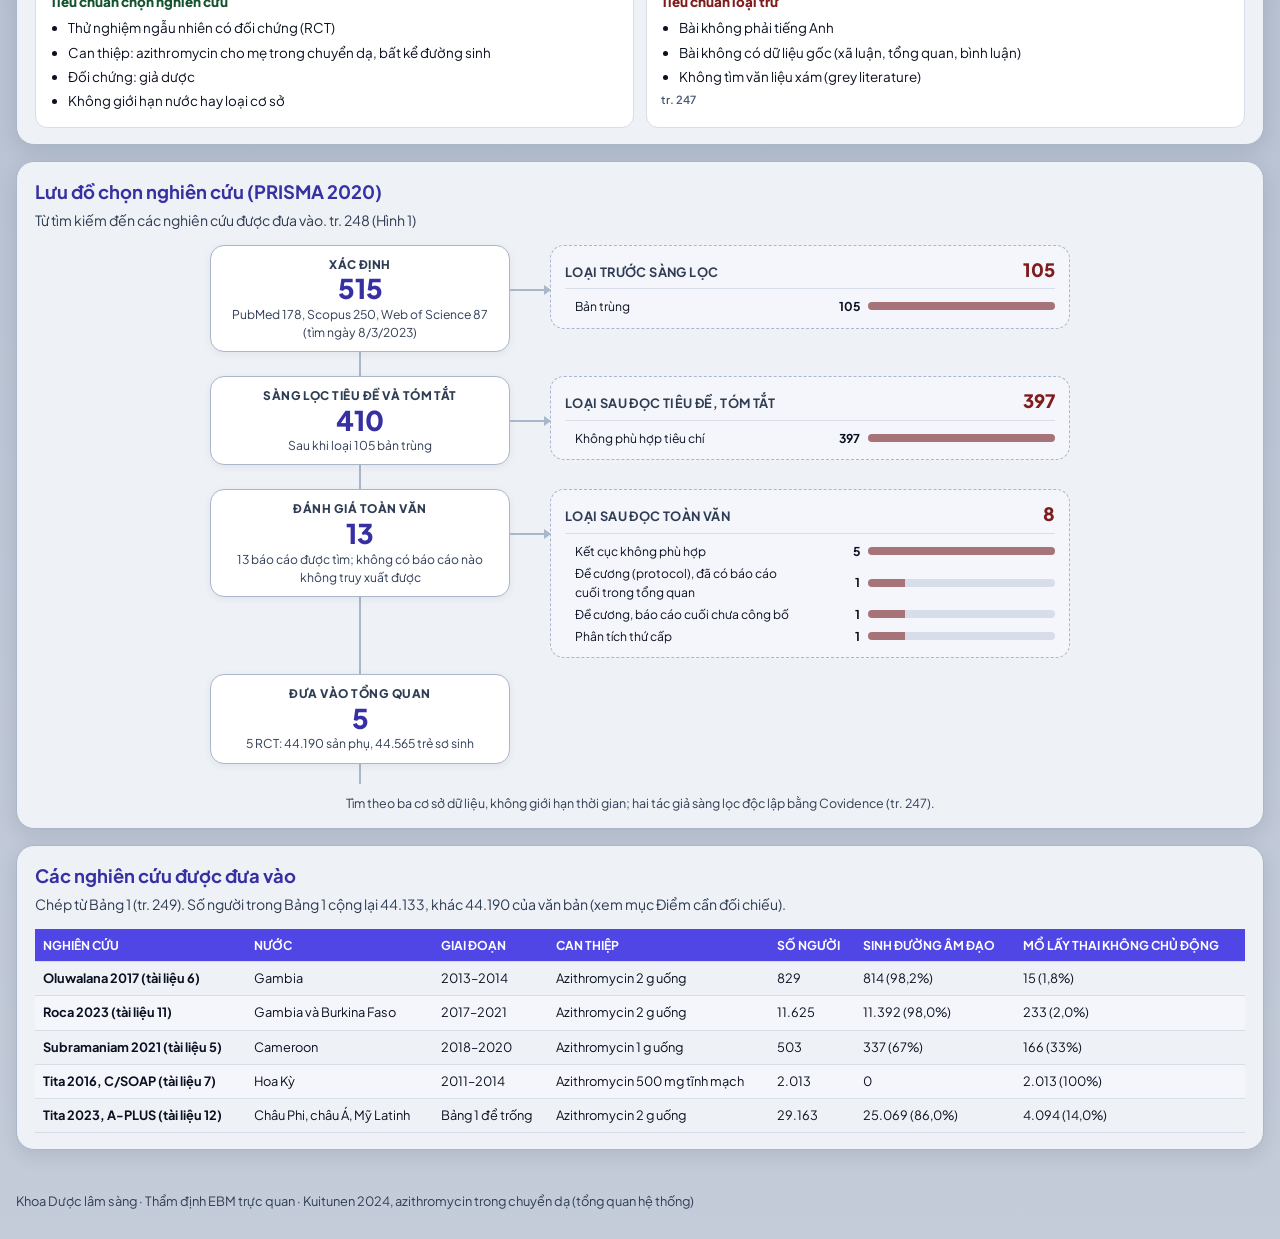
<file: pages/bjog-azithromycin-sr-journal.html>
<!doctype html>
<html lang="vi" data-theme="light">
<head>
<meta charset="utf-8">
<meta name="viewport" content="width=device-width,initial-scale=1">
<title>Kuitunen BJOG 2024 – Thẩm định EBM</title>
<meta name="description" content="Tóm tắt trực quan thẩm định EBM tổng quan hệ thống kèm gộp phân tích (BJOG 2024): azithromycin liều đơn trong chuyển dạ, 5 RCT, 44.190 sản phụ. Kết quả gộp, độ chắc chắn bằng chứng, điểm cần đối chiếu, tình huống, trắc nghiệm.">
<link rel="preconnect" href="https://fonts.googleapis.com"><link href="https://fonts.googleapis.com/css2?family=Plus+Jakarta+Sans:wght@400;500;600;700;800&display=swap" rel="stylesheet">
<style>
:root,[data-theme=light]{--bg:#eef1f8;--surf:#fff;--surf2:#f6f7fc;--tx:#101828;--mut:#475467;--line:#d9deea;--ind:#3a2fa0;--ind2:#5a4fe0;--indbg:#ecebfd;--ok:#0b6b45;--okbg:#e2f5eb;--warn:#7a4e00;--warnbg:#fff2d2;--bad:#a61f14;--badbg:#fde8e6;--info:#124fb5;--infobg:#e4eeff;--ref:#8a93a8;--bar:#c9cfdf;--shadow:0 1px 2px rgba(16,24,40,.06),0 4px 14px rgba(16,24,40,.05)}
[data-theme=warm]{--bg:#f6f0e6;--surf:#fffdf8;--surf2:#faf4e8;--tx:#2a2118;--mut:#5f5444;--line:#e3d8c4;--ind:#5b3a1a;--ind2:#a0602a;--indbg:#f3e6d2;--ok:#2d6a3a;--okbg:#e5f1df;--warn:#7a4a00;--warnbg:#fbeac0;--bad:#9b2a1a;--badbg:#f9e0d8;--info:#1f5a86;--infobg:#e1edf5;--ref:#948872;--bar:#d6c9b0}
[data-theme=dark]{--bg:#0f1220;--surf:#171b2e;--surf2:#1d2238;--tx:#e8ebf7;--mut:#a7aec8;--line:#2d3452;--ind:#a9a2ff;--ind2:#8c84ff;--indbg:#25244a;--ok:#6fd8a4;--okbg:#12342a;--warn:#f4c768;--warnbg:#3b2e10;--bad:#ff9d92;--badbg:#401c19;--info:#8ab9ff;--infobg:#172a4a;--ref:#7f88a6;--bar:#3a4264;--shadow:none}
*{box-sizing:border-box}
html{-webkit-text-size-adjust:100%}
body{margin:0;background:var(--bg);color:var(--tx);font-family:system-ui,"Segoe UI",Arial,sans-serif;font-size:15px;line-height:1.5}
.wrap{max-width:1120px;margin:0 auto;padding:0 16px 28px}
button{font-family:inherit;color:inherit}
:focus-visible{outline:3px solid var(--ind2);outline-offset:2px}
.sr{position:absolute;width:1px;height:1px;overflow:hidden;clip:rect(0 0 0 0)}
.top{display:flex;align-items:center;justify-content:space-between;gap:12px;flex-wrap:wrap;max-width:1120px;margin:0 auto;padding:14px 16px}
.brand{font-weight:800;font-size:1.05rem}.brand span{color:var(--ind);font-weight:700}
.ctl{display:flex;gap:8px;align-items:center;flex-wrap:wrap}
.seg{display:inline-flex;background:var(--surf);border:1px solid var(--line);border-radius:12px;padding:3px;gap:2px}
.seg button{border:0;background:transparent;padding:6px 12px;border-radius:9px;font-size:.84rem;font-weight:700;cursor:pointer;color:var(--mut)}
.seg button[aria-pressed=true]{background:var(--ind);color:#fff}
[data-theme=dark] .seg button[aria-pressed=true]{color:#0f1220}
.btn{border:1px solid var(--line);background:var(--surf);border-radius:10px;padding:7px 12px;font-size:.84rem;font-weight:700;cursor:pointer}
.card{background:var(--surf);border:1px solid var(--line);border-radius:16px;box-shadow:var(--shadow);padding:18px 20px;margin-bottom:16px}
.hero{border-top:5px solid var(--ind2)}
.eyebrow{font-size:.74rem;font-weight:800;letter-spacing:.08em;text-transform:uppercase;color:var(--ind)}
h1{margin:6px 0 10px;font-size:1.55rem;line-height:1.25;color:var(--ind)}
h2{margin:0 0 4px;font-size:1.15rem;color:var(--ind)}
h3{margin:0 0 6px;font-size:.98rem}
.sub{margin:0 0 14px;color:var(--mut);font-size:.88rem}
.chips{display:flex;gap:6px;flex-wrap:wrap}
.chip{background:var(--indbg);color:var(--ind);font-weight:700;font-size:.78rem;border-radius:999px;padding:3px 11px}
.steps{position:sticky;top:0;z-index:5;background:var(--bg);padding:8px 0 10px;margin:0 0 6px;display:flex;gap:8px;overflow-x:auto;scrollbar-width:thin}
.steps button{flex:1 1 0;min-width:138px;display:flex;align-items:center;gap:9px;text-align:left;border:1px solid var(--line);background:var(--surf);border-radius:14px;padding:9px 12px;cursor:pointer;font-weight:700;font-size:.85rem;line-height:1.25}
.steps .n{flex:none;width:26px;height:26px;border-radius:50%;background:var(--indbg);color:var(--ind);display:grid;place-items:center;font-size:.8rem;font-weight:800}
.steps button[aria-selected=true]{background:var(--ind);color:#fff;border-color:var(--ind)}
[data-theme=dark] .steps button[aria-selected=true]{color:#0f1220}
.steps button[aria-selected=true] .n{background:#fff;color:var(--ind)}
.panel[hidden]{display:none}
.grid{display:grid;gap:12px}
.g2{grid-template-columns:repeat(2,minmax(0,1fr))}.g3{grid-template-columns:repeat(3,minmax(0,1fr))}.g4{grid-template-columns:repeat(4,minmax(0,1fr))}
.mini{background:var(--surf2);border:1px solid var(--line);border-radius:12px;padding:12px 14px}
.pg{display:inline-block;font-size:.7rem;color:var(--ref);font-weight:600;margin-left:6px;white-space:nowrap}
.pgb{display:block;font-size:.7rem;color:var(--ref);font-weight:600;margin-top:4px}
dl.di{display:grid;grid-template-columns:1fr 1fr;gap:0 24px;margin:0}
dl.di div{padding:7px 0;border-bottom:1px solid var(--line);min-width:0}
dl.di dt{font-size:.74rem;font-weight:800;color:var(--ind);text-transform:uppercase;letter-spacing:.03em}
dl.di dd{margin:1px 0 0;font-size:.86rem;overflow-wrap:anywhere}
.tile{background:var(--surf2);border:1px solid var(--line);border-radius:14px;padding:14px}
.tile .lb{font-size:.76rem;font-weight:800;color:var(--mut);text-transform:uppercase;letter-spacing:.03em}
.tile .big{font-size:2.3rem;font-weight:800;color:var(--ind);line-height:1.1;margin:6px 0 2px}
.tile .nt{font-size:.8rem;color:var(--mut)}
.duo{display:flex;gap:12px;align-items:flex-end;margin:6px 0 2px}
.duo div{flex:1}.duo b{display:block;font-size:1.7rem;line-height:1.1}.duo small{font-size:.72rem;color:var(--mut);font-weight:700}
.duo .a b{color:var(--ind)}.duo .b b{color:var(--mut)}
.quick{margin:0;padding-left:20px}.quick li{margin:6px 0}
.pico{display:grid;grid-template-columns:repeat(4,minmax(0,1fr));gap:12px}
.pico .mini{position:relative;padding-top:34px}
.pico .k{position:absolute;top:-1px;left:-1px;background:var(--ind);color:#fff;font-weight:800;border-radius:12px 0 12px 0;width:34px;height:30px;display:grid;place-items:center}
[data-theme=dark] .pico .k{color:#0f1220}
.pico h3{font-size:.86rem;color:var(--ind);margin-bottom:3px}
.pico p{margin:0;font-size:.84rem}
ul.cr{margin:6px 0 0;padding-left:18px;font-size:.84rem}ul.cr li{margin:4px 0}
.cr-h{font-weight:800;font-size:.84rem}
.cr-y .cr-h{color:var(--ok)}.cr-n .cr-h{color:var(--bad)}
.flow{display:flex;flex-direction:column;gap:0;align-items:center}
.fnode{width:min(560px,100%);border:1px solid var(--line);background:var(--surf2);border-radius:12px;padding:8px 14px;text-align:center}
.fnode .fn{font-size:1.25rem;font-weight:800;color:var(--ind)}.fnode .ft{font-size:.78rem;font-weight:800;color:var(--mut);text-transform:uppercase;letter-spacing:.03em}.fnode .fs{font-size:.78rem;color:var(--mut);margin-top:2px}
.fnode.side{background:var(--surf);border-style:dashed;width:min(560px,100%)}
.farrow{height:16px;width:2px;background:var(--bar);margin:0 auto}
.fnode.last{border:2px solid var(--ind2)}
.rob{display:grid;gap:8px}
.robrow{display:grid;grid-template-columns:230px 150px 1fr;gap:12px;align-items:start;border:1px solid var(--line);border-radius:12px;padding:10px 12px;background:var(--surf2)}
.robrow .d{font-weight:700}.robrow p{margin:0;font-size:.84rem}
.jb{display:inline-flex;align-items:center;gap:6px;border-radius:999px;padding:3px 11px;font-size:.78rem;font-weight:800;white-space:nowrap}
.jb.low{background:var(--okbg);color:var(--ok)}.jb.some{background:var(--warnbg);color:var(--warn)}.jb.unk{background:var(--infobg);color:var(--info)}
.ai{display:inline-block;font-size:.68rem;font-weight:800;background:var(--warnbg);color:var(--warn);border-radius:6px;padding:1px 7px;vertical-align:middle;margin-left:6px}
.overall{margin-top:10px;padding:10px 12px;border-left:5px solid var(--ind2);background:var(--indbg);border-radius:8px;font-size:.86rem}
.segf{margin:0 0 12px}
.abs{display:grid;gap:6px;margin:6px 0 4px}
.absr{display:grid;grid-template-columns:110px 1fr 70px;align-items:center;gap:10px;font-size:.84rem}
.track{background:var(--surf2);border:1px solid var(--line);border-radius:6px;height:20px;overflow:hidden}
.track i{display:block;height:100%}
.absr.az i{background:var(--ind2)}.absr.pl i{background:var(--bar)}
.forest{margin:8px 0 0}
.fh,.fr{display:grid;grid-template-columns:minmax(0,1.5fr) 98px 98px 240px 100px 116px;gap:8px;align-items:center;padding:7px 4px;border-bottom:1px solid var(--line)}
.fh{font-size:.72rem;font-weight:800;color:var(--mut);text-transform:uppercase;letter-spacing:0;border-bottom:2px solid var(--line)}
.fr.key{background:var(--indbg);border-radius:8px}
.fr .c-l b{font-weight:700;font-size:.88rem}
.c-a,.c-b{font-size:.82rem;line-height:1.25}.c-a .pc,.c-b .pc{display:block;color:var(--mut);font-size:.74rem}
.c-v{font-weight:800;font-size:.88rem}.c-v small{display:block;font-weight:600;color:var(--mut);font-size:.74rem}
.c-p{font-size:.8rem}.c-p .sg{display:block;font-weight:800;font-size:.72rem;margin-top:1px}
.sg.sig{color:var(--ok)}.sg.ns{color:var(--mut)}
.na{font-size:.76rem;color:var(--mut);font-style:italic}
.lowev{display:inline-block;font-size:.66rem;font-weight:800;background:var(--warnbg);color:var(--warn);border-radius:6px;padding:0 6px;margin-left:6px;vertical-align:middle}
.fsv{display:block;width:100%;height:26px}
.fsv .ref{stroke:var(--mut);stroke-width:1;stroke-dasharray:3 2}
.fsv .ci{stroke:var(--ind2);stroke-width:2}
.fsv .cap{stroke:var(--ind2);stroke-width:2}
.fsv .pt.sig{fill:var(--ind2);stroke:var(--ind2)}.fsv .pt.ns{fill:var(--surf);stroke:var(--ind2);stroke-width:2}
.ax{display:block;width:100%;height:22px}.ax line{stroke:var(--mut);stroke-width:1}.ax text{fill:var(--mut);font-size:9px;text-anchor:middle}
.axl{display:flex;justify-content:space-between;font-size:.66rem;color:var(--mut);font-weight:700;margin-bottom:1px;text-transform:none;letter-spacing:0}
.fx{display:grid;grid-template-columns:minmax(0,1.5fr) 98px 98px 240px 100px 116px;gap:8px;padding:2px 4px}.fxa{grid-column:4}
.fnote{font-size:.8rem;color:var(--mut);margin:10px 0 0}
.mini h3{font-size:.9rem}.mini p{margin:0;font-size:.84rem}
.nnt{text-align:center}.nnt .v{font-size:1.9rem;font-weight:800;color:var(--ind);line-height:1.1}.nnt .ci{font-size:.78rem;color:var(--mut)}
.vl{list-style:none;margin:0;padding:0;display:grid;gap:8px}
.vl li{display:grid;grid-template-columns:auto 1fr;gap:10px;align-items:start;border:1px solid var(--line);background:var(--surf2);border-radius:12px;padding:10px 12px;font-size:.86rem}
.tag{font-size:.7rem;font-weight:800;border-radius:6px;padding:2px 8px;white-space:nowrap}
.tag.t{background:var(--infobg);color:var(--info)}.tag.a{background:var(--warnbg);color:var(--warn)}
.cmp{display:grid;grid-template-columns:1fr 1fr;gap:10px;margin:8px 0}
.cmp div{border:1px solid var(--line);border-radius:10px;padding:8px 10px;font-size:.82rem;background:var(--surf)}
.cmp b{display:block;font-size:.7rem;text-transform:uppercase;letter-spacing:.04em;color:var(--ind)}
.form{display:grid;grid-template-columns:repeat(auto-fit,minmax(150px,1fr));gap:10px;margin:8px 0}
.form label{display:grid;gap:3px;font-size:.78rem;font-weight:700;color:var(--mut)}
.form input{border:1px solid var(--line);background:var(--surf);color:var(--tx);border-radius:9px;padding:7px 9px;font-size:.92rem;font-family:inherit}
.est{display:grid;grid-template-columns:repeat(auto-fit,minmax(140px,1fr));gap:10px;margin:8px 0}
.est div{background:var(--indbg);border-radius:10px;padding:9px 11px;font-weight:800;font-size:1.05rem;color:var(--ind)}
.est small{display:block;font-weight:600;font-size:.7rem;color:var(--mut)}
.warnx{background:var(--badbg);color:var(--bad);border-radius:8px;padding:8px 10px;font-size:.84rem;font-weight:700}
.note{font-size:.78rem;color:var(--mut);margin:6px 0 0}
details.case{border:1px solid var(--line);border-radius:12px;background:var(--surf2);margin-bottom:8px}
details.case summary{cursor:pointer;padding:10px 14px;font-weight:700}
details.case table{width:100%;border-collapse:collapse;font-size:.84rem}
details.case td{padding:7px 14px;border-top:1px solid var(--line);vertical-align:top}
details.case td:first-child{width:120px;font-weight:800;color:var(--ind)}
.q{border:1px solid var(--line);border-radius:12px;background:var(--surf2);padding:12px 14px;margin-bottom:10px}
.q p{margin:0 0 8px;font-weight:700}
.opt{display:block;width:100%;text-align:left;border:2px solid var(--line);background:var(--surf);border-radius:10px;padding:8px 12px;margin-bottom:6px;font-size:.86rem;cursor:pointer}
.opt.ok{border-color:var(--ok);background:var(--okbg)}.opt.no{border-color:var(--bad);background:var(--badbg)}
.opt[disabled]{cursor:default}
.ex{font-size:.82rem;color:var(--mut);margin:6px 0 0}
table.gl{width:100%;border-collapse:collapse;font-size:.84rem}
table.gl th,table.gl td{text-align:left;padding:7px 8px;border-bottom:1px solid var(--line);vertical-align:top}
table.gl th{color:var(--ind);font-size:.76rem;text-transform:uppercase}
ol.src{margin:0;padding-left:20px;font-size:.86rem}
ul.sc{margin:0;padding-left:20px;font-size:.84rem}ul.sc li{margin:5px 0}
footer{max-width:1120px;margin:0 auto;padding:6px 16px 28px;font-size:.8rem;color:var(--mut)}
footer .ail{font-weight:800;color:var(--warn);background:var(--warnbg);display:inline-block;padding:5px 10px;border-radius:8px;margin-bottom:6px}

/*SKIN*/
:root,[data-theme=light]{--bg1:#a9b5c9;--bg2:#c4ccda;--bg:#c4ccda;--cardbg:#eef1f6;--cardbd:#aab6c9;--card2:#dfe5ee;--surf:#fff;--surf2:#f4f6fb;--tx:#0a1020;--mut:#2f3d54;--line:#d7deea;--ind:#3730a3;--ind2:#4f46e5;--indbg:#e0e7ff;--ok:#14532d;--okbg:#dcfce7;--warn:#713f12;--warnbg:#fef3c7;--bad:#7f1d1d;--badbg:#fee2e2;--info:#1e3a8a;--infobg:#dbeafe;--ref:#4a5a73;--bar:#b7c1d6;--navy:#17407e;--shadow:0 6px 20px rgba(10,16,32,.10)}
[data-theme=warm]{--bg1:#e6d8bb;--bg2:#f3ead6;--bg:#f3ead6;--cardbg:#fbf5e8;--cardbd:#d4c4a1;--card2:#f0e6d0;--surf:#fffdf7;--surf2:#f8f1e1;--tx:#2a2116;--mut:#5a4a33;--line:#e6d9bb;--ind:#7a3f0a;--ind2:#a0602a;--indbg:#f1e3c4;--ref:#6b5a40;--bar:#d6c9b0;--navy:#7a4a12}
[data-theme=dark]{--bg1:#0b1220;--bg2:#111a2e;--bg:#111a2e;--cardbg:#16213a;--cardbd:#33466b;--card2:#1e2b4a;--surf:#1b2a4a;--surf2:#203154;--tx:#e8edf8;--mut:#b4c0d8;--line:#2f4064;--ind:#c7d2fe;--ind2:#6366f1;--indbg:#2a3a66;--ref:#93a3c4;--bar:#3a4a78;--ok:#bbf7d0;--okbg:#12361f;--warn:#fde68a;--warnbg:#3a2d0b;--bad:#fecaca;--badbg:#3d1620;--info:#bfdbfe;--infobg:#14284f;--navy:#3b5bdb;--shadow:0 6px 20px rgba(0,0,0,.35)}
body{font-family:"Plus Jakarta Sans",system-ui,-apple-system,"Segoe UI",Roboto,sans-serif;background:linear-gradient(180deg,var(--bg1),var(--bg2));background-color:var(--bg2);min-height:100vh;-webkit-font-smoothing:antialiased}
.wrap{max-width:1360px;padding:0 16px 20px}
.top{max-width:1360px;padding:14px 16px 12px}
.brand{font-size:1.15rem;letter-spacing:-.01em}.brand span{font-size:.95rem}
.seg{background:var(--cardbg);border-color:var(--cardbd)}
.seg button{display:flex;align-items:center;gap:7px;color:var(--tx)}
.seg button[aria-pressed=true],[data-theme=dark] .seg button[aria-pressed=true]{background:var(--navy);color:#fff}
.dot{width:11px;height:11px;border-radius:50%;border:1px solid rgba(10,16,32,.35);display:inline-block}
.dot.l{background:#fff}.dot.w{background:#e6d9b8}.dot.d{background:#1a2238}
.seg button[aria-pressed=true] .dot{border-color:#fff}
.btn{background:var(--surf);border-color:var(--cardbd)}
.card{background:var(--cardbg);border:1px solid var(--cardbd);border-radius:18px;box-shadow:var(--shadow);padding:16px 18px}
.card h2,.card h3{color:var(--ind)}
.hero{position:relative;overflow:hidden;border-top:1px solid var(--cardbd);padding:26px 18px 16px;display:flex;gap:14px;align-items:center;flex-wrap:wrap}
.hero::before{content:"";position:absolute;left:0;right:0;top:0;height:6px;background:linear-gradient(90deg,#2f5bea,#7c3aed,#d97706,#0f766e,#475569,#be185d)}
.hero .eyebrow{width:100%}
.hero .ico{width:56px;height:56px;flex:none}
.hero .hb{flex:1;min-width:240px}
h1{font-size:1.3rem;font-weight:800;letter-spacing:-.01em;margin:0 0 8px}
.ico3{display:block;width:100%;height:100%}
.ainote{margin:0 0 14px;background:var(--warnbg);border:1px solid #fcd34d;color:var(--warn);border-radius:12px;padding:10px 14px;font-size:.82rem;font-weight:600}
[data-theme=dark] .ainote{border-color:#7c5e12}
.chip{background:var(--indbg);color:var(--ind);border:1px solid var(--cardbd)}
.steps{background:transparent;gap:8px;flex-wrap:wrap;overflow:visible;position:static;padding:0;margin:0 0 14px}
.steps button{flex:0 1 auto;min-width:0;background:var(--card2);border:1px solid var(--cardbd);border-radius:14px;padding:6px 14px 6px 6px;gap:8px;color:var(--tx);font-family:inherit}
.steps button .ico{width:34px;height:34px;flex:none}
.steps button small{display:block;font-size:.66rem;font-weight:700;color:var(--mut);letter-spacing:.04em;text-transform:uppercase;line-height:1.1}
.steps button:hover:not([aria-selected=true]){background:var(--surf)}
.steps button[aria-selected=true],[data-theme=dark] .steps button[aria-selected=true]{background:var(--ind2);border-color:var(--ind);color:#fff;box-shadow:0 4px 14px rgba(55,48,163,.35)}
.steps button[aria-selected=true] small{color:#e0e7ff}
.tile .tx{margin:8px 0 0;padding-top:8px;border-top:1px dashed var(--line);font-size:.8rem;line-height:1.45;color:var(--tx)}
.mini,.tile,.robrow,.vl li,.fnode,.q,details.case,.cmp div{background:var(--surf);border-color:var(--line)}
.fnode.side{background:var(--surf2)}
.tile{box-shadow:0 2px 8px rgba(10,16,32,.06)}
.est div{background:var(--indbg)}
.pico .k{background:var(--ind2);color:#fff}
.forest{background:var(--surf);border:1px solid var(--cardbd);border-radius:14px;overflow:hidden;margin-top:10px}
.fh{background:var(--ind2);color:#fff;border-bottom:0;padding:9px 8px;font-size:.74rem}
.fh .axl,.fh .ax text{color:#fff;fill:#fff}.fh .ax line{stroke:#fff}
.fr,.fx{padding-left:8px;padding-right:8px}
.fr:nth-of-type(even){background:var(--surf2)}
.fr.key{background:var(--indbg)}
.fr{border-bottom:1px solid var(--line)}
.segf{background:var(--cardbg)}
.overall{background:var(--indbg)}
.track{background:var(--surf);border-color:var(--cardbd)}
.absr.az i{background:var(--ind2)}
.ai{background:var(--warnbg);color:var(--warn);border:1px solid #fcd34d}
table.gl th{background:var(--ind2);color:#fff;font-size:.76rem}
table.gl tr:nth-child(even) td{background:var(--surf2)}
.jb,.tag,.lowev{border:1px solid rgba(10,16,32,.10)}
footer{max-width:1360px;padding:6px 16px 28px}
@media(max-width:640px){.steps button{padding-right:10px}.steps button .ico{width:28px;height:28px}.hero .ico{width:44px;height:44px}}

.cfw{max-width:860px;margin:6px auto 0}.cfr{display:grid;grid-template-columns:minmax(0,300px) 40px minmax(0,1fr);align-items:stretch}.cfm{display:flex;flex-direction:column;align-items:center}.cfm::after{content:"";flex:1;min-height:24px;width:2px;background:var(--cardbd)}.cfr.end .cfm::after{flex:none;height:20px;min-height:0}.cfm .cfb{width:100%}.cfm .cfb{position:relative}.cfr .cfs{align-self:start;margin-bottom:16px}
.cfb{background:var(--surf);border:1px solid var(--cardbd);border-radius:14px;padding:10px 14px;text-align:center;position:relative;box-shadow:0 2px 8px rgba(10,16,32,.06)}
.cfb .ft{font-size:.74rem;font-weight:800;color:var(--mut);text-transform:uppercase;letter-spacing:.04em}
.cfb .fn{font-size:1.7rem;font-weight:800;color:var(--ind);line-height:1.15}
.cfb .fs{font-size:.76rem;color:var(--mut)}
.cflink{position:relative}.cflink::before{content:"";position:absolute;left:0;right:0;top:44px;height:2px;background:var(--cardbd)}.cflink::after{content:"";position:absolute;right:-1px;top:40px;border:5px solid transparent;border-left:7px solid var(--cardbd);border-right:0}
.cfs{background:var(--surf2);border:1px dashed var(--cardbd);border-radius:14px;padding:10px 14px}
.cfs .hd{display:flex;justify-content:space-between;align-items:baseline;gap:10px;border-bottom:1px solid var(--line);padding-bottom:5px;margin-bottom:6px}
.cfs .hd b{font-size:.8rem;color:var(--mut);text-transform:uppercase;letter-spacing:.03em}
.cfs .hd span{font-size:1.15rem;font-weight:800;color:var(--bad)}
.cfs .gl{display:flex;justify-content:space-between;font-size:.8rem;font-weight:800;margin:6px 0 3px}
.cfs .rw{display:grid;grid-template-columns:minmax(0,1.2fr) 52px minmax(40px,1fr);align-items:center;gap:8px;font-size:.76rem;padding:2px 0 2px 10px}
.cfs .rw b{text-align:right}
.cfs .bar{height:8px;border-radius:4px;background:var(--line);overflow:hidden}.cfs .bar i{display:block;height:100%;background:var(--bad);opacity:.55}
.cfarm{max-width:860px;margin:0 auto}
.cffork{height:14px;position:relative}.cffork::before{content:"";position:absolute;left:150px;right:25%;top:0;height:2px;background:var(--cardbd)}.cffork i{position:absolute;top:0;width:2px;height:14px;background:var(--cardbd)}.cffork i:first-child{left:25%}.cffork i:last-child{right:25%}
.cfarms{display:grid;grid-template-columns:repeat(2,minmax(0,1fr));gap:14px;margin-top:0}
.cfa{background:var(--surf);border:1px solid var(--cardbd);border-radius:14px;overflow:hidden;box-shadow:0 2px 8px rgba(10,16,32,.06)}
.cfa .ah{padding:9px 14px;color:#fff;display:flex;justify-content:space-between;align-items:baseline}
.cfa.az .ah{background:var(--ind2)}.cfa.pl .ah{background:#5b6b86}
.cfa .ah b{font-size:.95rem}.cfa .ah span{font-size:1.5rem;font-weight:800}
.cfa .ab{padding:8px 14px}
.cfa .ar{display:flex;justify-content:space-between;gap:10px;font-size:.8rem;padding:5px 0;border-bottom:1px solid var(--line)}
.cfa .ar small{display:block;color:var(--mut);font-size:.7rem}
.cfa .ar strong{font-size:.95rem}
.cfa .itt{margin:0 14px 12px;border:2px solid var(--ind2);border-radius:10px;padding:7px 12px;display:flex;justify-content:space-between;align-items:center;background:var(--indbg)}
.cfa .itt b{font-size:.78rem;color:var(--ind)}.cfa .itt span{font-size:1.25rem;font-weight:800;color:var(--ind)}
.cfnote{text-align:center;font-size:.78rem;color:var(--mut);margin:10px 0 0}
@media(max-width:760px){.cfr{grid-template-columns:1fr}.cflink{display:none}.cfm::after{min-height:14px}.cfr .cfs{margin:0 0 8px 14px}.cfarms{grid-template-columns:1fr}.cffork{display:none}.cfarm{margin-top:8px}}
@media(max-width:960px){
 .g4{grid-template-columns:repeat(2,minmax(0,1fr))}.pico{grid-template-columns:repeat(2,minmax(0,1fr))}.g3{grid-template-columns:repeat(2,minmax(0,1fr))}
 .fh{display:none}.fx{grid-template-columns:1fr}.fxa{grid-column:1}
 .fr{grid-template-columns:1fr 1fr 1fr;grid-template-areas:"l l l" "a b v" "g g g" "p p p";gap:6px 10px;padding:10px 4px}
 .c-l{grid-area:l}.c-a{grid-area:a}.c-b{grid-area:b}.c-v{grid-area:v}.c-g{grid-area:g}.c-p{grid-area:p}
 .c-a::before{content:var(--la);display:block;font-size:.66rem;font-weight:800;color:var(--ind);text-transform:uppercase}
 .c-b::before{content:var(--lb);display:block;font-size:.66rem;font-weight:800;color:var(--mut);text-transform:uppercase}
 .c-v::before{content:"RR (95% CI)";display:block;font-size:.66rem;font-weight:800;color:var(--mut);text-transform:uppercase}
 .c-p{display:flex;gap:10px;align-items:baseline}.c-p .sg{display:inline;margin:0}
 .robrow{grid-template-columns:1fr}
 dl.di{grid-template-columns:1fr}
}
@media(max-width:640px){.g2,.g3,.g4,.pico,.cmp{grid-template-columns:1fr}.steps button{min-width:120px;font-size:.8rem}h1{font-size:1.25rem}.card{padding:14px}.absr{grid-template-columns:86px 1fr 58px}}
@media print{body{background:#fff;color:#000}.top .ctl,.steps,.segf{display:none!important}.card{box-shadow:none;break-inside:avoid}.panel[hidden]{display:none!important}}
.tw{overflow-x:auto}.tw table.gl{min-width:640px}
.sg.gh{color:var(--ok)}.sg.gm{color:var(--warn)}
.stb td,.stb th{font-size:.8rem}
.rb5{display:grid;grid-template-columns:minmax(150px,1.4fr) repeat(6,minmax(52px,.5fr));gap:6px;align-items:center;font-size:.8rem}
.rb5 .hd{font-weight:800;color:var(--mut);font-size:.72rem;text-align:center}.rb5 .hd:first-child{text-align:left}
.rb5 .c{text-align:center}.rb5 .nm{font-weight:700}
.rb5 .jb{padding:2px 8px;justify-content:center}
.pst .gl{width:100%}
</style>
</head>
<body>
<svg width="0" height="0" style="position:absolute" aria-hidden="true"><defs>
<linearGradient id="g-ped" x1="0" y1="0" x2="0" y2="1"><stop offset="0" stop-color="#ffffff"/><stop offset="1" stop-color="#d9deea"/></linearGradient>
<linearGradient id="g-ind" x1="0" y1="0" x2="1" y2="1"><stop offset="0" stop-color="#818cf8"/><stop offset="1" stop-color="#3730a3"/></linearGradient>
<linearGradient id="g-teal" x1="0" y1="0" x2="1" y2="1"><stop offset="0" stop-color="#5eead4"/><stop offset="1" stop-color="#0f766e"/></linearGradient>
<linearGradient id="g-amb" x1="0" y1="0" x2="1" y2="1"><stop offset="0" stop-color="#fde68a"/><stop offset="1" stop-color="#d97706"/></linearGradient>
<linearGradient id="g-blu" x1="0" y1="0" x2="1" y2="1"><stop offset="0" stop-color="#7dd3fc"/><stop offset="1" stop-color="#0369a1"/></linearGradient>
<linearGradient id="g-red" x1="0" y1="0" x2="1" y2="1"><stop offset="0" stop-color="#fca5a5"/><stop offset="1" stop-color="#b91c1c"/></linearGradient>
<radialGradient id="r-sh" cx=".5" cy=".5" r=".5"><stop offset="0" stop-color="#0a1020" stop-opacity=".28"/><stop offset="1" stop-color="#0a1020" stop-opacity="0"/></radialGradient>
<radialGradient id="r-hi" cx=".3" cy=".25" r=".7"><stop offset="0" stop-color="#fff" stop-opacity=".75"/><stop offset="1" stop-color="#fff" stop-opacity="0"/></radialGradient>
</defs></svg>
<div class="top"><div class="brand">ClinPharmAI <span>/ Clinical Hub</span></div>
<div class="ctl"><div class="seg" role="group" aria-label="Giao diện"><button type="button" data-th="light" aria-pressed="true"><span class="dot l"></span>Sáng</button><button type="button" data-th="warm" aria-pressed="false"><span class="dot w"></span>Ấm</button><button type="button" data-th="dark" aria-pressed="false"><span class="dot d"></span>Tối</button></div><button type="button" class="btn" id="print">In bước đang xem</button></div></div>
<div class="wrap">
<section class="card hero"><div class="eyebrow">Dành cho bác sĩ &amp; dược sĩ lâm sàng · Thẩm định EBM</div><div class="ico" id="hico"></div><div class="hb"><h1 id="title"></h1><div class="chips" id="chips"></div></div></section>
<nav class="steps" id="steps" role="tablist" aria-label="Các bước thẩm định"></nav>
<section class="panel" id="p1" role="tabpanel" aria-labelledby="t1"></section>
<section class="panel" id="p2" role="tabpanel" aria-labelledby="t2" hidden></section>
<section class="panel" id="p3" role="tabpanel" aria-labelledby="t3" hidden></section>
<section class="panel" id="p4" role="tabpanel" aria-labelledby="t4" hidden></section>
<section class="panel" id="p5" role="tabpanel" aria-labelledby="t5" hidden></section>
<section class="panel" id="p6" role="tabpanel" aria-labelledby="t6" hidden></section>
</div>
<footer><div id="foot"></div></footer>
<script type="application/json" id="data">{"meta": {"title": "BJOG 2024 – Azithromycin trong chuyển dạ phòng nhiễm khuẩn huyết mẹ và con (thẩm định EBM)", "short": "Kuitunen BJOG 2024", "desc": "Tóm tắt trực quan thẩm định EBM tổng quan hệ thống kèm gộp phân tích (BJOG 2024): azithromycin liều đơn trong chuyển dạ, 5 RCT, 44.190 sản phụ. Kết quả gộp, độ chắc chắn bằng chứng, điểm cần đối chiếu, tình huống, trắc nghiệm.", "footer": "Khoa Dược lâm sàng · Thẩm định EBM trực quan · Kuitunen 2024, azithromycin trong chuyển dạ (tổng quan hệ thống)", "ai_label": "Tóm tắt có hỗ trợ AI – cần đối chiếu nguyên văn trước khi áp dụng lâm sàng.", "sources": ["Kuitunen I, Kekki M, Renko M. Intrapartum azithromycin to prevent maternal and neonatal sepsis and deaths: a systematic review and meta-analysis. BJOG. 2024;131(3):246-55. doi:10.1111/1471-0528.17655.", "Tita AT, Szychowski JM, Boggess K, et al. Adjunctive azithromycin prophylaxis for cesarean delivery. N Engl J Med. 2016;375(13):1231-41. doi:10.1056/NEJMoa1602044 (tài liệu 7 của bài).", "Tita ATN, Carlo WA, McClure EM, et al. Azithromycin to prevent sepsis or death in women planning a vaginal birth. N Engl J Med. 2023;388:1161-70. doi:10.1056/NEJMoa2212111 (tài liệu 12 của bài)."]}, "sr": {"chips": ["Tổng quan hệ thống + gộp phân tích", "BJOG 2024", "5 RCT, 44.190 sản phụ", "PROSPERO CRD42023412194"], "tiles": [{"label": "Nhiễm khuẩn huyết ở mẹ (5 RCT)", "a": "1,1%", "b": "1,7%", "an": "azithromycin", "bn": "giả dược", "note": "RR 0,66 (95% CI 0,56–0,77); độ chắc chắn cao", "pg": "tr. 249, 250, 251", "x": "Nguy cơ nhiễm khuẩn huyết sau sinh ở mẹ giảm khoảng 34% (RR 0,66). Chênh lệch tuyệt đối khoảng 0,6 điểm phần trăm (6 ca ít hơn trên 1000 sản phụ). Gần 90% trọng số đến từ một thử nghiệm lớn (A-PLUS)."}, {"label": "Viêm nội mạc tử cung (3 RCT)", "big": "0,64", "note": "95% CI 0,55–0,75; 1,5% so với 2,3%; độ chắc chắn cao", "pg": "tr. 249, 250, 251", "x": "Nguy cơ viêm nội mạc tử cung bằng 0,64 lần nhóm giả dược, tức giảm khoảng 36%. Khoảng tin cậy 95% không chứa 1 và ba nghiên cứu cùng chiều (I² tính lại 0%)."}, {"label": "Tử vong mẹ (3 RCT)", "a": "0,09%", "b": "0,08%", "an": "azithromycin", "bn": "giả dược", "note": "RR 1,26 (0,65–2,42); không khác biệt; độ chắc chắn trung bình", "pg": "tr. 249, 250, 251", "x": "Chỉ 20 ca so với 16 ca trên hơn 41.000 sản phụ nên khoảng tin cậy rất rộng, chứa cả lợi ích lẫn tác hại. Gộp phân tích không đủ lực mẫu để kết luận về tử vong mẹ. Bài viết '5 nghiên cứu' nhưng Hình 3 chỉ có 3 (xem mục Điểm cần đối chiếu)."}, {"label": "Nhiễm khuẩn huyết sơ sinh (5 RCT)", "a": "7,6%", "b": "7,4%", "an": "azithromycin", "bn": "giả dược", "note": "RR 1,02 (0,96–1,09); tử vong sơ sinh RR 0,94 (0,76–1,16)", "pg": "tr. 249, 251, 252", "x": "Trẻ sơ sinh không được lợi: nhiễm khuẩn huyết (nghi ngờ hoặc xác nhận) 1.683/22.242 so với 1.656/22.323; tử vong sơ sinh 0,7% so với 0,8%. Khoảng tin cậy hẹp quanh 1 cho nhiễm khuẩn huyết."}], "quick": ["Một liều azithromycin cho mẹ trong chuyển dạ làm giảm viêm nội mạc tử cung (RR 0,64), nhiễm khuẩn vết mổ (RR 0,52) và nhiễm khuẩn huyết ở mẹ (RR 0,66). Độ chắc chắn bằng chứng: cao cho viêm nội mạc tử cung và nhiễm khuẩn huyết, trung bình cho các kết cục còn lại.", "Không có lợi ích cho trẻ sơ sinh (tử vong RR 0,94; nhiễm khuẩn huyết RR 1,02). Tử vong mẹ chưa kết luận được vì rất hiếm (20 so với 16 ca).", "Kết quả bị thử nghiệm lớn nhất (A-PLUS, 2 g uống, chủ yếu ở các nước thu nhập thấp và trung bình) chi phối; loại thử nghiệm này thì RR nhiễm khuẩn huyết mẹ thành 0,75 (0,46–1,23), không còn ý nghĩa. Ngoài ra bài có nhiều chỗ lệch giữa văn bản, bảng và hình cần đối chiếu trước khi trích dẫn."], "pico": [{"k": "P", "t": "Đối tượng", "x": "Sản phụ chuyển dạ, bất kể đường sinh; mổ lấy thai chủ động bị loại ở mọi nghiên cứu. 5 RCT tại Gambia, Burkina Faso, Cameroon, Hoa Kỳ và đa quốc gia (châu Phi, châu Á, Mỹ Latinh); 44.190 sản phụ, 44.565 trẻ sơ sinh.", "pg": "tr. 247, 248, 249"}, {"k": "I", "t": "Can thiệp", "x": "Azithromycin liều đơn trong chuyển dạ từ 500 mg đến 2 g; 4 nghiên cứu dùng đường uống, 1 nghiên cứu (C/SOAP, mổ lấy thai) dùng đường tĩnh mạch.", "pg": "tr. 248, 249 (Bảng 1)"}, {"k": "C", "t": "So sánh", "x": "Giả dược; cả 5 nghiên cứu đều mù đôi. Tổng quan không nêu thuốc dự phòng nền (ví dụ cefazolin) của từng nghiên cứu.", "pg": "tr. 247, 248"}, {"k": "O", "t": "Kết cục", "x": "Chính: nhiễm khuẩn ở mẹ (viêm nội mạc tử cung, viêm màng ối, nhiễm khuẩn vết mổ, nhiễm khuẩn huyết), tử vong mẹ, nhiễm khuẩn huyết và tử vong sơ sinh trong 60 ngày. Phụ: biến cố bất lợi, hẹp môn vị ở trẻ.", "pg": "tr. 247"}], "inclusion": {"yes": ["Thử nghiệm ngẫu nhiên có đối chứng (RCT)", "Can thiệp: azithromycin cho mẹ trong chuyển dạ, bất kể đường sinh", "Đối chứng: giả dược", "Không giới hạn nước hay loại cơ sở"], "no": ["Bài không phải tiếng Anh", "Bài không có dữ liệu gốc (xã luận, tổng quan, bình luận)", "Không tìm văn liệu xám (grey literature)"], "pg": "tr. 247"}, "flow2": {"spine": [{"t": "Xác định", "n": "515", "s": "PubMed 178, Scopus 250, Web of Science 87 (tìm ngày 8/3/2023)"}, {"t": "Sàng lọc tiêu đề và tóm tắt", "n": "410", "s": "Sau khi loại 105 bản trùng"}, {"t": "Đánh giá toàn văn", "n": "13", "s": "13 báo cáo được tìm; không có báo cáo nào không truy xuất được"}, {"t": "Đưa vào tổng quan", "n": "5", "s": "5 RCT: 44.190 sản phụ, 44.565 trẻ sơ sinh"}], "side": [{"t": "Loại trước sàng lọc", "n": "105", "groups": [{"l": "", "n": "", "rows": [["Bản trùng", "105", 105]]}]}, {"t": "Loại sau đọc tiêu đề, tóm tắt", "n": "397", "groups": [{"l": "", "n": "", "rows": [["Không phù hợp tiêu chí", "397", 397]]}]}, {"t": "Loại sau đọc toàn văn", "n": "8", "groups": [{"l": "", "n": "", "rows": [["Kết cục không phù hợp", "5", 5], ["Đề cương (protocol), đã có báo cáo cuối trong tổng quan", "1", 1], ["Đề cương, báo cáo cuối chưa công bố", "1", 1], ["Phân tích thứ cấp", "1", 1]]}]}], "note": "Tìm theo ba cơ sở dữ liệu, không giới hạn thời gian; hai tác giả sàng lọc độc lập bằng Covidence (tr. 247)."}, "flow_pg": "tr. 248 (Hình 1)", "studies": [{"n": "Oluwalana 2017 (tài liệu 6)", "c": "Gambia", "p": "2013–2014", "i": "Azithromycin 2 g uống", "N": "829", "v": "814 (98,2%)", "cs": "15 (1,8%)"}, {"n": "Roca 2023 (tài liệu 11)", "c": "Gambia và Burkina Faso", "p": "2017–2021", "i": "Azithromycin 2 g uống", "N": "11.625", "v": "11.392 (98,0%)", "cs": "233 (2,0%)"}, {"n": "Subramaniam 2021 (tài liệu 5)", "c": "Cameroon", "p": "2018–2020", "i": "Azithromycin 1 g uống", "N": "503", "v": "337 (67%)", "cs": "166 (33%)"}, {"n": "Tita 2016, C/SOAP (tài liệu 7)", "c": "Hoa Kỳ", "p": "2011–2014", "i": "Azithromycin 500 mg tĩnh mạch", "N": "2.013", "v": "0", "cs": "2.013 (100%)"}, {"n": "Tita 2023, A-PLUS (tài liệu 12)", "c": "Châu Phi, châu Á, Mỹ Latinh", "p": "Bảng 1 để trống", "i": "Azithromycin 2 g uống", "N": "29.163", "v": "25.069 (86,0%)", "cs": "4.094 (14,0%)"}], "studies_note": "Chép từ Bảng 1 (tr. 249). Số người trong Bảng 1 cộng lại 44.133, khác 44.190 của văn bản (xem mục Điểm cần đối chiếu).", "design": [{"t": "Câu hỏi và đăng ký trước", "x": "Tổng quan hệ thống kèm gộp phân tích; đăng ký PROSPERO CRD42023412194, báo cáo theo PRISMA 2020. Có một sai khác so với kế hoạch: phân nhóm theo đường sinh không thực hiện được vì dữ liệu gốc báo cáo không đủ.", "pg": "tr. 247, 253"}, {"t": "Tìm kiếm", "x": "PubMed, Scopus, Web of Science ngày 8/3/2023, không giới hạn thời gian. Chỉ bài tiếng Anh; không tìm văn liệu xám; không dùng Embase hay CENTRAL.", "pg": "tr. 247"}, {"t": "Chọn lọc và trích xuất", "x": "Hai tác giả sàng lọc độc lập, mù (Covidence), bất đồng xử lý bằng thống nhất. Một tác giả trích xuất, người còn lại kiểm tra lại.", "pg": "tr. 247"}, {"t": "Phương pháp gộp", "x": "RR theo Mantel–Haenszel, mô hình hiệu ứng ngẫu nhiên (random-effects). Không đồng nhất đánh giá bằng I², dùng làm căn cứ GRADE chứ không đổi mô hình. Biến cố bất lợi không gộp do báo cáo không đồng nhất.", "pg": "tr. 247–248"}, {"t": "Nguy cơ sai lệch và GRADE", "x": "RoB 2 do hai tác giả đánh giá, vẽ bằng robvis; độ chắc chắn bằng chứng đánh giá theo GRADE cho mọi kết cục chính.", "pg": "tr. 247"}, {"t": "Phân tích độ nhạy", "x": "Loại nghiên cứu ở nước thu nhập cao (Hoa Kỳ); loại nghiên cứu chỉ có mổ lấy thai và đường tĩnh mạch; loại lần lượt từng nghiên cứu (leave-one-out); biểu đồ phễu cho sai lệch công bố (Hình S1–S6 không có trong file).", "pg": "tr. 247, 249, 250"}], "rob": {"pg": "tr. 249 (Hình 2)", "note": "Đánh giá của tác giả bằng công cụ RoB 2, chép lại từ Hình 2.", "cols": [["D1", "Quá trình phân bổ ngẫu nhiên"], ["D2", "Sai lệch so với can thiệp dự kiến"], ["D3", "Thiếu dữ liệu kết cục"], ["D4", "Đo lường kết cục"], ["D5", "Chọn lọc kết quả báo cáo"], ["Chung", "Đánh giá tổng thể"]], "rows": [{"s": "Oluwalana 2017", "d": ["low", "low", "low", "low", "some", "some"]}, {"s": "Roca 2023", "d": ["low", "low", "low", "low", "low", "low"]}, {"s": "Subramaniam 2021", "d": ["low", "low", "low", "low", "low", "low"]}, {"s": "Tita 2016 (C/SOAP)", "d": ["low", "low", "low", "low", "low", "low"]}, {"s": "Tita 2023 (A-PLUS)", "d": ["low", "low", "low", "low", "low", "low"]}], "overall": "Bốn nghiên cứu nguy cơ thấp; Oluwalana 2017 có một số lo ngại ở miền 5 vì kết cục lâm sàng không có trong đề cương gốc nên kết quả báo cáo là phân tích hậu nghiệm (post hoc) (tr. 248). Văn bản (tr. 248) vừa ghi 'thấp ở tất cả nghiên cứu' vừa ghi 'thấp ở bốn, có lo ngại ở một'."}, "review": {"note": "Nhận định sơ bộ của AI theo tinh thần AMSTAR 2 và ROBIS, dựa trên văn bản trong file. Không phải điểm chính thức; cần người thẩm định xác nhận.", "items": [{"d": "1. Đăng ký đề cương trước", "j": "low", "jl": "Nguy cơ thấp", "x": "Có đăng ký PROSPERO CRD42023412194 và báo cáo theo PRISMA 2020. Sai khác duy nhất được nêu: không phân nhóm theo đường sinh được.", "pg": "tr. 247, 253"}, {"d": "2. Chiến lược tìm kiếm", "j": "some", "jl": "Có lo ngại", "x": "Ba cơ sở dữ liệu, chỉ tiếng Anh, không văn liệu xám, không đăng ký thử nghiệm. Với 5 RCT lớn thì khả năng bỏ sót thấp, nhưng nên kiểm tra thêm các thử nghiệm đang chạy hoặc mới công bố sau 3/2023.", "pg": "tr. 247"}, {"d": "3. Chọn lọc và trích xuất", "j": "low", "jl": "Nguy cơ thấp", "x": "Hai người sàng lọc độc lập. Trích xuất bởi một người và kiểm tra bởi người thứ hai; có một số chỗ lệch số liệu trong văn bản (xem mục Điểm cần đối chiếu).", "pg": "tr. 247"}, {"d": "4. Đánh giá nguy cơ sai lệch từng RCT", "j": "low", "jl": "Nguy cơ thấp", "x": "Dùng RoB 2, hai người đánh giá. Nhưng mô tả trong Kết quả không nhất quán và nhãn Hình 2 ghi 'Roca 2013'.", "pg": "tr. 247, 248, 249"}, {"d": "5. Phương pháp gộp và tính không đồng nhất", "j": "some", "jl": "Có lo ngại", "x": "Hiệu ứng ngẫu nhiên là phù hợp. Giá trị I² không nêu trong văn bản (tính lại từ Hình 3: nhiễm khuẩn vết mổ I² khoảng 75%, các kết cục khác khoảng 0%). Thử nghiệm A-PLUS chiếm 47–90% trọng số ở các kết cục mẹ và 67–85% ở kết cục sơ sinh.", "pg": "tr. 248, 250"}, {"d": "6. Sai lệch công bố", "j": "some", "jl": "Có lo ngại", "x": "Dùng biểu đồ phễu (Hình S1, S4) với chỉ 5 nghiên cứu; với số này thường không đủ để phát hiện sai lệch công bố (thường cần từ 10 nghiên cứu).", "pg": "tr. 248, 250, 252"}, {"d": "7. Dùng RoB và GRADE khi diễn giải", "j": "some", "jl": "Có lo ngại", "x": "Bảng 2 xếp kết cục sơ sinh 'trung bình' (hạ bậc do nguy cơ sai lệch), nhưng phần Thảo luận gọi là 'chất lượng cao'. Nhiễm khuẩn huyết mẹ xếp 'cao' dù mất ý nghĩa khi loại A-PLUS.", "pg": "tr. 250, 251"}, {"d": "8. Nguồn tài trợ của các RCT được gộp", "j": "unk", "jl": "Chưa đủ dữ kiện", "x": "Phần Phương pháp nói có trích xuất tài trợ và xung đột lợi ích của từng nghiên cứu, nhưng không có trong văn bản chính; có thể nằm ở phụ lục (Bảng S1) chưa đọc.", "pg": "tr. 247"}], "overall": "Sơ bộ: quy trình tổng quan nhìn chung chặt chẽ cho một tổng quan nhỏ của 5 RCT lớn; các điểm yếu chính là kết quả phụ thuộc một thử nghiệm, không nêu I², và diễn giải GRADE không nhất quán. Tổng thể là nhận định của AI, không phải kết luận của tác giả."}, "forest": [{"id": "main", "title": "Kết cục chính ở mẹ", "rows": [{"id": "sepsis", "l": "Nhiễm khuẩn huyết ở mẹ", "k": 5, "n": 44190, "unit": "sản phụ", "ea": 247, "na": 22047, "eb": 376, "nb": 22143, "pa": "1.1", "pb": "1.7", "rr": "0.66", "lo": "0.56", "hi": "0.77", "gr": "Cao", "gn": "Không hạ bậc", "pg": "tr. 250 (Hình 3)", "key": 1, "per": [{"s": "Oluwalana 2017", "ea": 4, "na": 415, "eb": 5, "nb": 414, "w": 1.5, "rr": 0.8, "lo": 0.22, "hi": 2.95}, {"s": "Roca 2023", "ea": 19, "na": 5802, "eb": 26, "nb": 5823, "w": 7.3, "rr": 0.73, "lo": 0.41, "hi": 1.32}, {"s": "Subramaniam 2021", "ea": 3, "na": 253, "eb": 5, "nb": 250, "w": 1.3, "rr": 0.59, "lo": 0.14, "hi": 2.45}, {"s": "Tita 2016", "ea": 2, "na": 1019, "eb": 1, "nb": 994, "w": 0.4, "rr": 1.95, "lo": 0.18, "hi": 21.48}, {"s": "Tita 2023", "ea": 219, "na": 14558, "eb": 339, "nb": 14662, "w": 89.5, "rr": 0.65, "lo": 0.55, "hi": 0.77}]}, {"id": "death", "l": "Tử vong mẹ", "k": 3, "n": 41289, "unit": "sản phụ", "ea": 20, "na": 20581, "eb": 16, "nb": 20708, "pa": "0.09", "pb": "0.08", "rr": "1.26", "lo": "0.65", "hi": "2.42", "gr": "Trung bình", "gn": "Hạ bậc: thiếu chính xác", "pg": "tr. 250 (Hình 3)", "key": 1, "per": [{"s": "Roca 2023", "ea": 8, "na": 5802, "eb": 6, "nb": 5823, "w": 38.6, "rr": 1.34, "lo": 0.46, "hi": 3.85}, {"s": "Subramaniam 2021", "ea": 1, "na": 253, "eb": 1, "nb": 250, "w": 5.6, "rr": 0.99, "lo": 0.06, "hi": 15.71}, {"s": "Tita 2023", "ea": 11, "na": 14526, "eb": 9, "nb": 14635, "w": 55.7, "rr": 1.23, "lo": 0.51, "hi": 2.97}]}]}, {"id": "neo", "title": "Kết cục chính ở trẻ sơ sinh", "rows": [{"id": "ndeath", "l": "Tử vong sơ sinh (trong 60 ngày)", "k": 5, "n": 44565, "unit": "trẻ sơ sinh", "ea": 164, "na": 22242, "eb": 176, "nb": 22323, "pa": "0.7", "pb": "0.8", "rr": "0.94", "lo": "0.76", "hi": "1.16", "gr": "Trung bình", "gn": "Hạ bậc: nguy cơ sai lệch", "pg": "tr. 252 (Hình 4)", "key": 1, "per": [{"s": "Oluwalana 2017", "ea": 8, "na": 419, "eb": 8, "nb": 424, "w": 4.8, "rr": 1.01, "lo": 0.38, "hi": 2.67}, {"s": "Roca 2023", "ea": 47, "na": 5889, "eb": 45, "nb": 5894, "w": 27.2, "rr": 1.05, "lo": 0.7, "hi": 1.57}, {"s": "Subramaniam 2021", "ea": 1, "na": 257, "eb": 3, "nb": 255, "w": 0.9, "rr": 0.33, "lo": 0.03, "hi": 3.16}, {"s": "Tita 2016", "ea": 1, "na": 1019, "eb": 1, "nb": 994, "w": 0.6, "rr": 0.98, "lo": 0.06, "hi": 15.57}, {"s": "Tita 2023", "ea": 107, "na": 14658, "eb": 119, "nb": 14756, "w": 66.6, "rr": 0.91, "lo": 0.7, "hi": 1.17}]}, {"id": "nsepsis", "l": "Nhiễm khuẩn huyết sơ sinh (nghi ngờ hoặc xác nhận)", "k": 5, "n": 44565, "unit": "trẻ sơ sinh", "ea": 1683, "na": 22242, "eb": 1656, "nb": 22323, "pa": "7.6", "pb": "7.4", "rr": "1.02", "lo": "0.96", "hi": "1.09", "gr": "Trung bình", "gn": "Hạ bậc: nguy cơ sai lệch", "pg": "tr. 252 (Hình 4)", "key": 1, "per": [{"s": "Oluwalana 2017", "ea": 18, "na": 419, "eb": 15, "nb": 424, "w": 0.9, "rr": 1.21, "lo": 0.62, "hi": 2.38}, {"s": "Roca 2023", "ea": 79, "na": 5889, "eb": 78, "nb": 5894, "w": 4.3, "rr": 1.01, "lo": 0.74, "hi": 1.38}, {"s": "Subramaniam 2021", "ea": 32, "na": 257, "eb": 31, "nb": 255, "w": 1.9, "rr": 1.02, "lo": 0.64, "hi": 1.63}, {"s": "Tita 2016", "ea": 121, "na": 1019, "eb": 125, "nb": 994, "w": 7.6, "rr": 0.94, "lo": 0.75, "hi": 1.19}, {"s": "Tita 2023", "ea": 1433, "na": 14658, "eb": 1407, "nb": 14756, "w": 85.2, "rr": 1.03, "lo": 0.96, "hi": 1.1}]}]}, {"id": "mother", "title": "Nhiễm khuẩn khác ở mẹ", "rows": [{"id": "endo", "l": "Viêm nội mạc tử cung", "k": 3, "n": 31753, "unit": "sản phụ", "ea": 236, "na": 15860, "eb": 368, "nb": 15893, "pa": "1.5", "pb": "2.3", "rr": "0.64", "lo": "0.55", "hi": "0.75", "gr": "Cao", "gn": "Không hạ bậc", "pg": "tr. 250 (Hình 3)", "key": 0, "per": [{"s": "Subramaniam 2021", "ea": 6, "na": 253, "eb": 13, "nb": 250, "w": 2.9, "rr": 0.46, "lo": 0.18, "hi": 1.18}, {"s": "Tita 2016", "ea": 39, "na": 1019, "eb": 61, "nb": 994, "w": 17.0, "rr": 0.62, "lo": 0.42, "hi": 0.92}, {"s": "Tita 2023", "ea": 191, "na": 14588, "eb": 294, "nb": 14649, "w": 80.1, "rr": 0.65, "lo": 0.54, "hi": 0.78}]}, {"id": "wound", "l": "Nhiễm khuẩn vết mổ", "k": 3, "n": 31728, "unit": "sản phụ", "ea": 255, "na": 15829, "eb": 398, "nb": 15899, "pa": "1.6", "pb": "2.5", "rr": "0.52", "lo": "0.30", "hi": "0.89", "gr": "Trung bình", "gn": "Hạ bậc: không nhất quán (I² 75% theo tính lại)", "pg": "tr. 250 (Hình 3)", "key": 0, "per": [{"s": "Subramaniam 2021", "ea": 5, "na": 253, "eb": 10, "nb": 250, "w": 17.0, "rr": 0.49, "lo": 0.17, "hi": 1.42}, {"s": "Tita 2016", "ea": 24, "na": 1019, "eb": 66, "nb": 994, "w": 36.2, "rr": 0.35, "lo": 0.22, "hi": 0.56}, {"s": "Tita 2023", "ea": 226, "na": 14557, "eb": 322, "nb": 14655, "w": 46.8, "rr": 0.71, "lo": 0.6, "hi": 0.84}]}, {"id": "chorio", "l": "Viêm màng ối", "k": 2, "n": 29781, "unit": "sản phụ", "ea": 8, "na": 14843, "eb": 16, "nb": 14938, "pa": "0.05", "pb": "0.1", "rr": "0.50", "lo": "0.22", "hi": "1.18", "gr": "Trung bình", "gn": "Hạ bậc: thiếu chính xác", "pg": "tr. 250 (Hình 3)", "key": 0, "per": [{"s": "Subramaniam 2021", "ea": 3, "na": 253, "eb": 8, "nb": 250, "w": 41.9, "rr": 0.37, "lo": 0.1, "hi": 1.38}, {"s": "Tita 2023", "ea": 5, "na": 14590, "eb": 8, "nb": 14688, "w": 58.1, "rr": 0.63, "lo": 0.21, "hi": 1.92}]}]}], "forest_note": "Giá trị RR và khoảng tin cậy 95% là kết quả gộp theo Mantel–Haenszel, mô hình hiệu ứng ngẫu nhiên, chép từ Hình 3 và 4. Nguy cơ thô là tổng biến cố chia tổng số người; làm tròn như văn bản (tr. 249–250). Bài không công bố giá trị P. Cột 'Độ chắc chắn' chép từ Bảng 2 (tr. 251).", "absrisk": {"title": "Nhiễm khuẩn huyết ở mẹ: nguy cơ tuyệt đối", "sub": "Tổng biến cố chia tổng số sản phụ của 5 RCT (nguy cơ thô, chưa hiệu chỉnh theo nghiên cứu).", "pg": "tr. 249, 250", "scale": 2.5}, "arms": {"a": "Azithromycin", "b": "Giả dược", "la": "azithromycin", "lb": "giả dược", "na": 22047, "nb": 22143}, "nnt": [{"l": "Viêm nội mạc tử cung", "v": "khoảng 125", "ci": "ước tính 100–167"}, {"l": "Nhiễm khuẩn huyết ở mẹ", "v": "khoảng 167", "ci": "ước tính 125–250"}, {"l": "Nhiễm khuẩn vết mổ", "v": "khoảng 83", "ci": "ước tính 56–333"}], "nnt_pg": "tr. 251 (Bảng 2)", "nnt_note": "Bài không nêu NNT. AI tính NNT = 1000 / số ca ít hơn trên 1000 sản phụ trong Bảng 2 (8; 6; 12) và tính cận từ khoảng tin cậy của số ca ít hơn (6–10; 4–8; 3–18). Đây chỉ là ước lượng cho kết quả gộp ở nguy cơ nền của các nghiên cứu, không nên áp dụng trực tiếp cho cơ sở có nguy cơ nền khác.", "sens": {"t": "Phân tích độ nhạy", "pg": "tr. 249, 250", "items": [{"t": "Loại thử nghiệm lớn nhất (A-PLUS)", "x": "Nhiễm khuẩn huyết mẹ đổi thành RR 0,75 (95% CI 0,46–1,23), tức không còn ý nghĩa. Tính lại từ Hình 3 cho cùng kết quả (0,75; 0,46–1,23). Các ước lượng ở mẹ còn lại hầu như không đổi (Hình S3)."}, {"t": "Loại nghiên cứu ở Hoa Kỳ (C/SOAP)", "x": "Không đổi đáng kể ở cả kết cục mẹ và sơ sinh (Hình S2, S5; chưa đọc)."}, {"t": "Loại nghiên cứu chỉ mổ lấy thai, đường tĩnh mạch", "x": "Ước lượng cho chuyển dạ và đường uống không đổi đáng kể (Hình S2, S5; chưa đọc)."}, {"t": "Kết cục sơ sinh, loại từng nghiên cứu", "x": "Không nghiên cứu nào làm đổi ước lượng (Hình S6; chưa đọc)."}]}, "micro": [{"t": "Biến cố bất lợi ở mẹ", "x": "Không gộp được. Roca 2023: nôn 10,1% so với 6,1%, phù 4,2% so với 3,2% (nhiều hơn ở nhóm azithromycin). Subramaniam 2021: nôn 1,6% so với 1,2%. Tita 2016: không khác biệt. Oluwalana 2017: không có biến cố nặng liên quan, không nêu chi tiết.", "pg": "tr. 251"}, {"t": "Hẹp môn vị ở trẻ", "x": "Roca 2023: không có ca. Tita 2023: 8 trẻ (0,05%) nhóm azithromycin so với 3 trẻ (0,02%) nhóm giả dược. Quá hiếm nên các nghiên cứu không đủ lực mẫu.", "pg": "tr. 251"}, {"t": "Hệ vi sinh và hậu quả lâu dài (bàn luận)", "x": "Tác giả nêu nguy cơ chưa được đánh giá: thay đổi hệ vi sinh ở trẻ, kháng thuốc, liên quan hen, dị ứng, béo phì ở nghiên cứu quan sát với kháng sinh trong chuyển dạ. Hiện chưa có nghiên cứu nào theo dõi trẻ sau phơi nhiễm azithromycin trong chuyển dạ.", "pg": "tr. 252"}], "subgroup": [{"t": "Theo đường sinh (đã dự kiến, không thực hiện được)", "x": "Kế hoạch ban đầu phân nhóm theo sinh đường âm đạo, mổ chủ động, mổ không chủ động, nhưng dữ liệu gốc không đủ chi tiết. Tác giả coi đây là hạn chế rõ và là một nguồn không đồng nhất.", "pg": "tr. 253"}, {"t": "Theo nước và khu vực", "x": "Phân nhóm theo thu nhập quốc gia đã dự kiến nhưng kết quả không báo cáo riêng. Thảo luận nêu A-PLUS cho lợi ích ở châu Phi nhiều hơn ở châu Á, và lợi ích với nhiễm khuẩn vết mổ rõ hơn sau mổ lấy thai.", "pg": "tr. 251"}], "nsub": 0, "cases": [{"t": "1. Mổ lấy thai không theo kế hoạch trong chuyển dạ", "rows": [["Giả định", "Thai đơn đủ tháng, mổ lấy thai trong chuyển dạ, đã dự phòng kháng sinh chuẩn, không dị ứng macrolid."], ["Theo bài báo", "Dữ liệu cho tình huống này chỉ có từ C/SOAP (azithromycin 500 mg tĩnh mạch). Gộp lại, nhiễm khuẩn vết mổ giảm (RR 0,52), viêm nội mạc tử cung giảm (RR 0,64)."], ["Lưu ý", "Lợi ích rõ hơn sau mổ lấy thai theo tác giả (tr. 251). Tổng quan không cho biết liều đường uống có tương đương hay không."], ["Cần thẩm định", "Đối chiếu phác đồ dự phòng kháng sinh mổ lấy thai của bệnh viện; azithromycin tĩnh mạch và dùng cho chỉ định này tại Việt Nam có ngoài chỉ định đã đăng ký (off-label) hay không."]]}, {"t": "2. Sinh đường âm đạo, nguy cơ nhiễm khuẩn thấp", "rows": [["Giả định", "Sản phụ đủ tháng sinh thường, không vỡ ối kéo dài, không yếu tố nguy cơ nhiễm khuẩn."], ["Theo bài báo", "Bằng chứng chủ yếu từ A-PLUS (2 g uống), nhiễm khuẩn huyết mẹ giảm RR 0,66. Nguy cơ nền chỉ khoảng 1,7%, nên NNT ước tính khoảng 167."], ["Lưu ý", "Không có lợi ích cho trẻ sơ sinh. Tác giả khuyến nghị cân nhắc nguy cơ kháng thuốc và nên nhắm vào nhóm nguy cơ cao (ví dụ mổ không chủ động) thay vì dùng rộng rãi."], ["Cần thẩm định", "So sánh nguy cơ nền nhiễm khuẩn huyết mẹ tại BVĐK Phương Nam với 1,7% của bài; ý kiến Hội đồng Thuốc và Điều trị về nguy cơ đề kháng."]]}, {"t": "3. Trẻ sơ sinh có mẹ đã dùng azithromycin trong chuyển dạ", "rows": [["Giả định", "Mẹ được dùng 2 g azithromycin đường uống trong chuyển dạ; trẻ sinh đủ tháng."], ["Theo bài báo", "Không thấy khác biệt về tử vong hay nhiễm khuẩn huyết sơ sinh. Hẹp môn vị: 8 so với 3 trẻ trên khoảng 14.700 mỗi nhóm trong A-PLUS, nhưng không đủ lực mẫu."], ["Lưu ý", "Tác giả coi lợi ích cho trẻ là không có và nêu nguy cơ lâu dài (hệ vi sinh, kháng thuốc) là suy đoán chưa được nghiên cứu."], ["Cần thẩm định", "Quy trình theo dõi trẻ phơi nhiễm; đối chiếu nhãn thuốc và hướng dẫn nhi khoa về hẹp môn vị."]]}], "ai_note_cases": "Tình huống do AI soạn dựa trên kết quả của bài, không phải ca có thật.", "calc": {"e1": 15, "n1": 1000, "e2": 23, "n2": 1000, "base": 2.3, "rr": 0.64, "what": "viêm nội mạc tử cung theo Bảng 2 quy ra trên 1000 sản phụ (15 và 23 trên 1000; không phải số ca thật của nghiên cứu)", "pgcalc": "", "base_txt": "2,3"}, "limits": ["Chỉ một trong các nghiên cứu lấy kết cục sơ sinh làm kết cục chính, các nghiên cứu còn lại chủ yếu tập trung vào mẹ", "Không phân tích nhóm con theo đường sinh được, nên khó áp dụng chung cho mọi loại sinh", "Số người rất chênh giữa các nghiên cứu, kết quả bị các thử nghiệm lớn chi phối", "Bối cảnh địa lý khác nhau gây không đồng nhất, kết quả có thể không áp dụng rộng", "Chưa đủ lực mẫu cho tử vong mẹ và viêm màng ối", "Chưa có nghiên cứu về sức khỏe lâu dài của trẻ phơi nhiễm trong chuyển dạ"], "limits_pg": "tr. 252–253", "docinfo": [["Tên bài báo (tổng quan hệ thống và gộp phân tích)", "Intrapartum azithromycin to prevent maternal and neonatal sepsis and deaths: a systematic review and meta-analysis"], ["Nhóm tác giả / tài trợ", "Kuitunen I, Kekki M, Renko M (Đại học Đông Phần Lan, Kuopio, Phần Lan). Tài trợ: không. Xung đột lợi ích: không (tr. 253)"], ["Năm / cập nhật", "BJOG 2024;131(3):246–255 (xuất bản trực tuyến 2023). Tìm kiếm ngày 8/3/2023. Đăng ký PROSPERO CRD42023412194"], ["Thiết kế", "Tổng quan hệ thống kèm gộp phân tích 5 RCT mù đôi đối chứng giả dược; mô hình hiệu ứng ngẫu nhiên Mantel–Haenszel; báo cáo theo PRISMA 2020"], ["Hệ thống phân mức", "Độ chắc chắn bằng chứng theo GRADE do tác giả đánh giá cho từng kết cục (Bảng 2); nguy cơ sai lệch từng RCT theo RoB 2 (Hình 2). Không có mức khuyến cáo"], ["Phạm vi đã trích", "Toàn bộ 10 trang PDF (trang in 246–255; trang in = trang PDF + 245). Phụ lục (Appendix S1, Bảng S1, Hình S1–S6) và bảng kiểm PRISMA không có trong file nên chưa đọc. Số liệu từng nghiên cứu trong Hình 3 và 4 đọc từ hình ảnh rồi tính lại"], ["Lưu ý phiên bản", "Chưa đối chiếu toàn văn từng RCT gốc (C/SOAP, A-PLUS, Roca 2023...), chưa tìm bằng chứng công bố sau 3/2023 và chưa đối chiếu guideline hiện hành"]], "selfcheck": ["Đã đọc cả 10 trang PDF (trang in 246–255) dưới dạng văn bản; Hình 1–4 và Bảng 1–2 đọc lại từ hình ảnh để chép đúng hàng và cột. Kiểm tra tự động 62 cụm từ và số liệu trong văn bản trên đúng trang in: 62 khớp.", "Số liệu từng nghiên cứu ở Hình 3 và 4: 26 giá trị RR đối chiếu; RR tính lại từ số biến cố khớp số trong hình: 26/26 (sai số cho phép 0,015); mọi khoảng tin cậy chứa RR.", "Tổng biến cố và tổng số người cộng từ các nghiên cứu khớp hàng 'Gộp' của hình: 7/7 kết cục; tổng số người khớp Bảng 2 (31.753; 29.781; 31.728; 44.190; 41.289; 44.565).", "RR gộp tính lại bằng DerSimonian–Laird trên logarit RR khớp bài (sai số ≤0,01) ở 7/7 kết cục. Loại A-PLUS khỏi nhiễm khuẩn huyết mẹ tính lại ra RR 0.75 (0.46–1.23), khớp bài (0,75; 0,46–1,23).", "Phần trăm nguy cơ thô trong văn bản khớp tổng biến cố chia tổng số người, trừ tử vong mẹ: bài ghi 0,09%, tính lại 20/20.581 = 0,097% (làm tròn thành 0,10%).", "NNT là AI tính từ Bảng 2, không phải số của bài. Chưa đọc phụ lục nên các phân tích độ nhạy ghi 'chưa đọc' chỉ dựa vào mô tả trong văn bản.", "Chưa đối chiếu các RCT gốc nên chưa kiểm được dữ liệu đầu vào (ví dụ cỡ mẫu Tita 2023, định nghĩa nhiễm khuẩn huyết mẹ giữa các nghiên cứu)."]}, "quiz": [{"q": "Với nhiễm khuẩn huyết ở mẹ, kết quả gộp của tổng quan là gì?", "o": ["RR 0,66 (95% CI 0,56–0,77); độ chắc chắn cao", "RR 0,64 (0,55–0,75); độ chắc chắn cao", "RR 1,26 (0,65–2,42); độ chắc chắn trung bình", "RR 0,94 (0,76–1,16); độ chắc chắn trung bình"], "a": 0, "e": "Nhiễm khuẩn huyết mẹ: 247 so với 376 ca, RR 0,66 (0,56–0,77) từ 5 nghiên cứu (tr. 249, 250, 251). Phương án 2 là viêm nội mạc tử cung, phương án 3 là tử vong mẹ, phương án 4 là tử vong sơ sinh."}, {"q": "Loại thử nghiệm lớn nhất (A-PLUS) khỏi phân tích làm kết quả nhiễm khuẩn huyết mẹ thay đổi thế nào?", "o": ["Không đổi", "RR 0,75 (0,46–1,23), mất ý nghĩa", "RR 0,40 (0,25–0,64), mạnh hơn", "RR 1,26 (0,65–2,42), không có lợi"], "a": 1, "e": "Loại thử nghiệm lớn nhất cho RR 0,75 (0,46–1,23); đây là ước lượng thiếu chính xác (tr. 250). Tính lại từ Hình 3 cho cùng giá trị."}, {"q": "Tổng quan này nên được thẩm định bằng công cụ nào cho nguy cơ sai lệch của từng nghiên cứu được đưa vào?", "o": ["CONSORT", "RoB 2 (Cochrane) cho từng RCT; AMSTAR 2 hoặc ROBIS cho chính bản tổng quan", "STROBE", "PRISMA thay cho RoB 2"], "a": 1, "e": "Bài dùng RoB 2 cho từng RCT (tr. 247). Đánh giá chất lượng của chính tổng quan dùng AMSTAR 2 hoặc ROBIS; PRISMA là bảng kiểm báo cáo, CONSORT dành cho báo cáo RCT, STROBE cho nghiên cứu quan sát."}, {"q": "Vì sao kết cục tử vong mẹ không kết luận được?", "o": ["Tác giả không phân tích kết cục này", "Có 20 so với 16 ca; RR 1,26 với khoảng tin cậy 0,65–2,42 chứa cả lợi ích và tác hại (thiếu lực mẫu)", "Azithromycin làm tăng tử vong có ý nghĩa", "Chỉ có một nghiên cứu báo cáo"], "a": 1, "e": "Tử vong mẹ rất hiếm; khoảng tin cậy rộng nên không loại trừ được cả hai hướng (tr. 250, 252). Kết luận 'có hại rõ' không được số liệu hỗ trợ."}, {"q": "Vì sao nên thận trọng khi áp dụng kết quả này cho Việt Nam?", "o": ["Vì azithromycin chưa từng được thử ở mẹ", "Vì kết quả chủ yếu từ A-PLUS ở nước thu nhập thấp và trung bình, nhiều nghiên cứu ở châu Phi; không phân nhóm theo đường sinh được; lợi ích có vẻ kém hơn ở châu Á", "Vì tất cả nghiên cứu đều dùng đường tĩnh mạch", "Vì tổng quan không đăng ký trước"], "a": 1, "e": "Tác giả nêu kết quả phù hợp nhất cho bối cảnh thu nhập thấp (tr. 252), lợi ích ở châu Phi nhiều hơn châu Á (tr. 251) và không phân nhóm được theo đường sinh (tr. 253). Tổng quan có đăng ký PROSPERO; 4 trong 5 nghiên cứu dùng đường uống."}, {"q": "Điểm nào KHÔNG phải là điểm cần đối chiếu trong bài?", "o": ["Tử vong mẹ ghi 5 nghiên cứu trong văn bản nhưng Hình 3 chỉ có 3", "Kết cục sơ sinh 'trung bình' ở Bảng 2 nhưng 'chất lượng cao' ở Thảo luận", "Tổng quan đã đăng ký PROSPERO", "Câu 'low in all studies' mâu thuẫn với Hình 2"], "a": 2, "e": "Đăng ký PROSPERO CRD42023412194 (tr. 246) là điểm mạnh, không phải điểm cần đối chiếu. Ba điểm kia đều là chỗ lệch trong bài (tr. 248–251)."}], "gloss": [{"term": "Tổng quan hệ thống (systematic review)", "mean": "Tìm kiếm, chọn lọc và đánh giá có hệ thống tất cả nghiên cứu phù hợp theo quy trình định trước", "page": "246"}, {"term": "Gộp phân tích (meta-analysis)", "mean": "Phương pháp thống kê gộp kết quả nhiều nghiên cứu thành một ước lượng chung", "page": "246"}, {"term": "PRISMA 2020", "mean": "Bảng kiểm và lưu đồ báo cáo cho tổng quan hệ thống", "page": "248"}, {"term": "PROSPERO", "mean": "Cơ sở dữ liệu đăng ký trước đề cương tổng quan hệ thống", "page": "246"}, {"term": "Mô hình hiệu ứng ngẫu nhiên (random-effects)", "mean": "Giả định hiệu quả thật khác nhau giữa các nghiên cứu; trọng số tính cả phương sai giữa các nghiên cứu", "page": "248"}, {"term": "Mantel–Haenszel", "mean": "Cách tính trọng số khi gộp tỉ số nguy cơ, phù hợp biến cố hiếm", "page": "248"}, {"term": "Nguy cơ tương đối (RR)", "mean": "Tỉ số nguy cơ nhóm can thiệp trên nhóm đối chứng; RR dưới 1 nghĩa là ít biến cố hơn", "page": "246"}, {"term": "I²", "mean": "Tỉ lệ biến thiên giữa các nghiên cứu không do ngẫu nhiên; càng cao càng không đồng nhất", "page": "248"}, {"term": "RoB 2", "mean": "Công cụ Cochrane đánh giá nguy cơ sai lệch của RCT qua 5 miền", "page": "247"}, {"term": "GRADE", "mean": "Hệ thống đánh giá độ chắc chắn của bằng chứng (cao, trung bình, thấp, rất thấp) theo từng kết cục", "page": "251"}, {"term": "Phân tích loại từng nghiên cứu (leave-one-out)", "mean": "Lặp lại gộp phân tích sau khi bỏ lần lượt từng nghiên cứu để xem một nghiên cứu ảnh hưởng thế nào", "page": "248"}, {"term": "Biểu đồ phễu (funnel plot)", "mean": "Biểu đồ phát hiện sai lệch công bố; cần đủ nhiều nghiên cứu (thường từ 10)", "page": "248"}, {"term": "Viêm nội mạc tử cung (endometritis)", "mean": "Nhiễm khuẩn lớp niêm mạc tử cung sau sinh", "page": "249"}, {"term": "Viêm màng ối (chorioamnionitis)", "mean": "Nhiễm khuẩn màng ối và thai trong chuyển dạ", "page": "249"}], "val": [{"item": "Azithromycin liều đơn 1–2 g đường uống hoặc 500 mg tĩnh mạch trong chuyển dạ có nằm trong danh mục thuốc của bệnh viện không; chỉ định đã đăng ký tại Việt Nam có bao gồm dự phòng nhiễm khuẩn sau sinh không (nếu không, đây là dùng ngoài chỉ định đã đăng ký, off-label)", "ref": "3"}, {"item": "Phác đồ dự phòng kháng sinh hiện hành của bệnh viện cho mổ lấy thai và cho sinh đường âm đạo có nguy cơ (thuốc, liều, thời điểm); so với khuyến cáo WHO và ACOG được bài trích (tài liệu 4 và 9 của bài)", "ref": "4, 9"}, {"item": "Tính tương đồng về quần thể: tỉ lệ mổ lấy thai không chủ động, nguy cơ nền nhiễm khuẩn huyết mẹ tại BVĐK Phương Nam so với 1,7% (giả dược) trong bài. Bằng chứng chủ yếu từ nước thu nhập thấp và trung bình, tác giả lưu ý kết quả có thể không áp dụng rộng", "ref": "1, 8"}, {"item": "Nguy cơ đề kháng macrolid và quản lý kháng sinh (antibiotic stewardship): tác giả đề xuất nhắm vào nhóm nguy cơ cao (ví dụ mổ không chủ động) thay vì dùng rộng; cần ý kiến Hội đồng Thuốc và Điều trị", "ref": "4"}, {"item": "An toàn: nôn nhiều hơn (Roca 2023: 10,1% so với 6,1%), nguy cơ kéo dài khoảng QT và tương tác thuốc; hẹp môn vị ở trẻ (8 so với 3 ca, chưa đủ lực mẫu). Đối chiếu nhãn thuốc và tờ hướng dẫn sử dụng", "ref": "5"}, {"item": "Đối chiếu dữ liệu A-PLUS và C/SOAP gốc cho các nhận định về nhóm con (khu vực, đường sinh), vì tổng quan này chưa phân nhóm theo đường sinh được", "ref": "2, 3"}, {"item": "Kiểm tra bằng chứng công bố sau 3/2023 và phụ lục của bài (Hình S1–S6, Bảng S1) trước khi đưa vào quy trình hay đề xuất thay đổi phác đồ", "ref": "1"}], "inc": [{"t": "Số nghiên cứu và cỡ mẫu của tử vong mẹ", "a": "Tr. 249 (Kết quả): 'Five studies' phân tích tử vong; nhiễm khuẩn huyết mẹ cũng 5 nghiên cứu (44.190)", "b": "Tr. 250 (Hình 3) và tr. 251 (Bảng 2): tử vong mẹ chỉ 3 nghiên cứu (Roca, Subramaniam, Tita 2023), 20.581 + 20.708 = 41.289 sản phụ", "note": "Hình 3 và Bảng 2 khớp nhau và khớp phép cộng; văn bản có vẻ ghi nhầm số nghiên cứu. Chưa kết luận, cần đối chiếu bản gốc."}, {"t": "Độ chắc chắn bằng chứng cho kết cục sơ sinh", "a": "Tr. 251 (Bảng 2) và Tóm tắt: tử vong và nhiễm khuẩn huyết sơ sinh 'trung bình', hạ bậc do nguy cơ sai lệch", "b": "Tr. 251 (Thảo luận 4.1): 'high-quality evidence' không giảm tử vong và nhiễm khuẩn huyết nghi ngờ sơ sinh; tr. 253 (Điểm mạnh và hạn chế): chất lượng các nghiên cứu được đưa vào là điểm mạnh chính (4/5 nguy cơ thấp)", "note": "Hai cách diễn đạt khác mức độ chắc chắn. Hơn nữa Bảng 2 hạ bậc 'do nguy cơ sai lệch' trong khi Hình 2 cho thấy chỉ một nghiên cứu có lo ngại."}, {"t": "Mô tả nguy cơ sai lệch của các RCT", "a": "Tr. 248 (Kết quả, câu đầu): 'risk of bias was low in all studies'", "b": "Tr. 248 (câu sau) và tr. 249 (Hình 2): thấp ở 4 nghiên cứu, có một số lo ngại ở Oluwalana 2017 (miền D5)", "note": "Hai câu liền nhau mâu thuẫn; hình và Tóm tắt khớp 'thấp ở 4, có lo ngại ở 1'."}, {"t": "Số người của A-PLUS và tổng số", "a": "Tr. 249 (Bảng 1): Tita 2023 có 29.163 người; tổng Bảng 1 = 44.133", "b": "Tr. 250 (Hình 3, nhiễm khuẩn huyết mẹ): 14.558 + 14.662 = 29.220; tổng 22.047 + 22.143 = 44.190 (khớp văn bản)", "note": "Chênh 57 người, có thể do số người phân tích khác số người ghi danh. Cần đối chiếu A-PLUS gốc."}, {"t": "Khoảng tỉ lệ mổ lấy thai không chủ động", "a": "Tr. 248: 'Non-elective caesarean delivery rate varied between 1.8% and 33%'", "b": "Tr. 249 (Bảng 1): Tita 2016 100% mổ không chủ động (2.013 người)", "note": "Khoảng 1,8–33% có vẻ không tính nghiên cứu chỉ mổ lấy thai; cách nói dễ gây hiểu nhầm."}, {"t": "Hiệu ứng tuyệt đối của nhiễm khuẩn vết mổ và nhiễm khuẩn huyết sơ sinh", "a": "Tr. 251 (Bảng 2): nhiễm khuẩn vết mổ 16 so với 25 trên 1000 (chênh 9) nhưng ghi '12 fewer per 1000 (18 to 3)'; nhiễm khuẩn huyết sơ sinh 76 so với 74 trên 1000 nhưng ghi '1 fewer per 1000 (3 fewer to 7 more)'", "b": "RR gộp 0,52 và 1,02 áp lên nguy cơ giả dược 25 và 74 trên 1000 cho 12 ca ít hơn và 1,5 ca nhiều hơn", "note": "Hiệu ứng tuyệt đối trong Bảng 2 tính từ RR gộp nên khác phép trừ nguy cơ thô là bình thường. Riêng '1 fewer' cho RR 1,02 (hướng nhiều hơn) có vẻ là lỗi đánh máy."}, {"t": "Tên nghiên cứu và số bảng được dẫn", "a": "Tr. 249 (Hình 2): 'Roca et al. (2013)'; tr. 249 (Kết quả): độ chắc chắn 'Table 1'", "b": "Tr. 249 (Bảng 1) và Hình 3: 'Roca 2023'; độ chắc chắn nằm ở Bảng 2 (tr. 251)", "note": "Lỗi trình bày, không ảnh hưởng số liệu; dùng để xác nhận cần dựa vào Hình 3 và 4 cho số liệu."}, {"t": "Diễn giải tử vong mẹ trong Kết luận", "a": "Tr. 253 (Kết luận): tử vong mẹ 'showed both clear benefit and substantial harm'", "b": "Tr. 250 (Hình 3): RR 1,26 (95% CI 0,65–2,42); 20 so với 16 ca; không có ý nghĩa", "note": "Khoảng tin cậy rộng chứa cả lợi ích và tác hại nên chỉ cho thấy chưa kết luận được; cụm 'clear benefit' và 'substantial harm' không được số liệu hỗ trợ."}, {"t": "Phần trăm tử vong mẹ", "a": "Tr. 249: 0,09% so với 0,08%", "b": "Tr. 250 (Hình 3): 20/20.581 = 0,097% và 16/20.708 = 0,077%", "note": "Chênh nhỏ do làm tròn xuống thay vì làm tròn lên (0,10%)."}, {"t": "Số tài liệu dẫn cho kết cục sơ sinh", "a": "Tr. 250 (mục 3.2): 'Neonatal death was assessed in five studies' dẫn tài liệu 2–6; nhiễm khuẩn huyết sơ sinh cũng dẫn 2–6", "b": "Tr. 248 (mục 3) và tr. 254: năm RCT được đưa vào là tài liệu 5, 6, 7, 11, 12; tài liệu 2–4 là GBD, Cochrane, WHO (không phải RCT)", "note": "Có vẻ là lỗi dẫn số tài liệu, không ảnh hưởng số liệu ở Hình 4. Chưa kết luận, cần đối chiếu bản gốc."}]}</script>
<script>
(function(){
var D=JSON.parse(document.getElementById("data").textContent),R=D.sr,A=R.arms,C=R.calc,SC=R.absrisk.scale;
document.documentElement.style.setProperty("--la",JSON.stringify(A.a));document.documentElement.style.setProperty("--lb",JSON.stringify(A.b));
function $(i){return document.getElementById(i);}
function esc(s){return String(s==null?"":s).replace(/[&<>"']/g,function(c){return {"&":"&amp;","<":"&lt;",">":"&gt;",'"':"&quot;","'":"&#39;"}[c];});}
function vn(s){return String(s).replace(".",",");}
function pgs(t){return t?'<span class="pg">'+esc(t)+'</span>':"";}
var STEPS=["Tổng quan","Thiết kế và nguy cơ sai lệch","Kết quả","Áp dụng và lưu ý","Thực hành","Chú giải và nguồn"];
/* ---------- khung ---------- */
$("title").textContent=D.meta.title;
$("chips").innerHTML=R.chips.map(function(c){return '<span class="chip">'+esc(c)+'</span>';}).join("");
$("foot").textContent=D.meta.footer;
function ico(g,glyph){return '<svg class="ico3" viewBox="0 0 64 64" aria-hidden="true"><ellipse cx="32" cy="55" rx="22" ry="6" fill="url(#r-sh)"/><ellipse cx="32" cy="50" rx="20" ry="6" fill="url(#g-ped)" stroke="#c3cadb"/><circle cx="32" cy="28" r="18" fill="url(#'+g+')"/><circle cx="32" cy="28" r="18" fill="url(#r-hi)"/>'+glyph+'</svg>';}
var GL3={
 case:'<g fill="#fff" opacity=".92"><circle cx="32" cy="22" r="6"/><path d="M21 40c0-8 6-12 11-12s11 4 11 12z"/></g>',
 check:'<path d="M22 29l7 7 13-14" stroke="#fff" stroke-width="4.5" fill="none" stroke-linecap="round" stroke-linejoin="round"/>',
 grid:'<g fill="#fff" opacity=".92"><rect x="22" y="18" width="9" height="9" rx="2"/><rect x="33" y="18" width="9" height="9" rx="2"/><rect x="22" y="29" width="9" height="9" rx="2"/><rect x="33" y="29" width="9" height="9" rx="2"/></g>',
 warn:'<path d="M32 15l13 22H19z" fill="#fff" opacity=".92"/><rect x="31" y="22" width="2" height="8" fill="#b45309"/><circle cx="32" cy="33" r="1.4" fill="#b45309"/>',
 calc:'<g fill="#fff" opacity=".92"><rect x="23" y="16" width="18" height="24" rx="3"/></g><g fill="#3730a3"><rect x="26" y="19" width="12" height="5" rx="1"/><circle cx="27" cy="29" r="1.7"/><circle cx="32" cy="29" r="1.7"/><circle cx="37" cy="29" r="1.7"/><circle cx="27" cy="35" r="1.7"/><circle cx="32" cy="35" r="1.7"/><circle cx="37" cy="35" r="1.7"/></g>',
 book:'<g fill="#fff" opacity=".92"><path d="M20 18h11v22H20z"/><path d="M33 18h11v22H33z"/></g>'};
var STI=[["g-ind","case"],["g-teal","check"],["g-amb","grid"],["g-red","warn"],["g-blu","calc"],["g-teal","book"]];
$("hico").innerHTML=ico("g-ind",GL3.check);
var st=$("steps");
STEPS.forEach(function(t,i){var b=document.createElement("button");b.type="button";b.id="t"+(i+1);b.setAttribute("role","tab");b.setAttribute("aria-controls","p"+(i+1));b.setAttribute("aria-selected",i===0?"true":"false");b.tabIndex=i===0?0:-1;b.innerHTML='<span class="ico">'+ico(STI[i][0],GL3[STI[i][1]])+'</span><span><small>Bước '+(i+1)+'</small>'+esc(t)+'</span>';b.addEventListener("click",function(){show(i+1,true);});b.addEventListener("keydown",function(e){var k=e.key,n=i;if(k==="ArrowRight")n=(i+1)%6;else if(k==="ArrowLeft")n=(i+5)%6;else return;e.preventDefault();show(n+1,true);});st.appendChild(b);});
var cur=1;
function show(n,focus){cur=n;for(var i=1;i<=6;i++){var on=i===n;$("p"+i).hidden=!on;var b=$("t"+i);b.setAttribute("aria-selected",on?"true":"false");b.tabIndex=on?0:-1;}
 if(focus)$("t"+n).focus();window.scrollTo&&window.scrollTo(0,0);}
$("print").addEventListener("click",function(){window.print();});
function setTheme(t){document.documentElement.setAttribute("data-theme",t);[].forEach.call(document.querySelectorAll("[data-th]"),function(b){b.setAttribute("aria-pressed",b.getAttribute("data-th")===t?"true":"false");});try{localStorage.setItem("csoap-theme",t);}catch(e){}}
[].forEach.call(document.querySelectorAll("[data-th]"),function(b){b.addEventListener("click",function(){setTheme(b.getAttribute("data-th"));});});
try{var sv=localStorage.getItem("csoap-theme");if(sv==="warm"||sv==="dark"||sv==="light")setTheme(sv);}catch(e){}
/* ---------- bước 1 ---------- */
function p1(){var h='';
 h+='<div class="card"><h2>Thông tin tài liệu</h2><dl class="di">'+R.docinfo.map(function(r){return '<div><dt>'+esc(r[0])+'</dt><dd>'+esc(r[1])+'</dd></div>';}).join("")+'</dl></div>';
 h+='<div class="card"><h2>Kết quả chính tóm lược</h2><p class="sub">Số liệu chép đúng như bài; trang in ghi nhỏ bên cạnh.</p><div class="grid g4">'+R.tiles.map(function(t){
  var body=t.big?'<div class="big">'+esc(t.big)+'</div>':'<div class="duo"><div class="a"><b>'+esc(t.a)+'</b><small>'+esc(t.an)+'</small></div><div class="b"><b>'+esc(t.b)+'</b><small>'+esc(t.bn)+'</small></div></div>';
  return '<div class="tile"><div class="lb">'+esc(t.label)+'</div>'+body+'<div class="nt">'+esc(t.note)+'</div>'+(t.x?'<p class="tx">'+esc(t.x)+'</p>':'')+'<span class="pgb">'+esc(t.pg)+'</span></div>';}).join("")+'</div>';
 h+='<h3 style="margin-top:16px">Đọc nhanh <span class="ai">AI diễn giải từ bài</span></h3><ul class="quick">'+R.quick.map(function(q){return '<li>'+esc(q)+'</li>';}).join("")+'</ul></div>';
 h+='<div class="card"><h2>Câu hỏi nghiên cứu (PICO)</h2><p class="sub">Ai được nghiên cứu, can thiệp gì, so với gì, đo gì.</p><div class="pico">'+R.pico.map(function(p){return '<div class="mini"><span class="k">'+esc(p.k)+'</span><h3>'+esc(p.t)+'</h3><p>'+esc(p.x)+'</p><span class="pgb">'+esc(p.pg)+'</span></div>';}).join("")+'</div>';
 h+='<div class="grid g2" style="margin-top:12px"><div class="mini cr-y"><div class="cr-h">Tiêu chuẩn chọn nghiên cứu</div><ul class="cr">'+R.inclusion.yes.map(function(x){return '<li>'+esc(x)+'</li>';}).join("")+'</ul></div><div class="mini cr-n"><div class="cr-h">Tiêu chuẩn loại trừ</div><ul class="cr">'+R.inclusion.no.map(function(x){return '<li>'+esc(x)+'</li>';}).join("")+'</ul><span class="pgb">'+esc(R.inclusion.pg)+'</span></div></div></div>';
var F=R.flow2,fh='<div class="cfw">';
 F.spine.forEach(function(s,i){var sd=F.side[i];
  fh+='<div class="cfr'+(i===F.spine.length-1?' end':'')+'"><div class="cfm"><div class="cfb m"><div class="ft">'+esc(s.t)+'</div><div class="fn">'+esc(s.n)+'</div>'+(s.s?'<div class="fs">'+esc(s.s)+'</div>':'')+'</div></div>';
  if(sd){var mx=0;sd.groups.forEach(function(g){g.rows.forEach(function(r){if(r[2]>mx)mx=r[2];});});
   fh+='<div class="cflink" aria-hidden="true"></div><div class="cfs"><div class="hd"><b>'+esc(sd.t)+'</b><span>'+esc(sd.n)+'</span></div>'+sd.groups.map(function(g){return (g.l?'<div class="gl"><span>'+esc(g.l)+'</span><span>'+esc(g.n)+'</span></div>':'')+g.rows.map(function(r){return '<div class="rw"><span>'+esc(r[0])+'</span><b>'+esc(r[1])+'</b><div class="bar"><i style="width:'+Math.max(2,Math.round(r[2]/mx*100))+'%"></i></div></div>';}).join("");}).join("")+'</div>';}
  fh+='</div>';});
 fh+='</div><p class="cfnote">'+esc(F.note)+'</p>';
 h+='<div class="card"><h2>Lưu đồ chọn nghiên cứu (PRISMA 2020)</h2><p class="sub">Từ tìm kiếm đến các nghiên cứu được đưa vào. '+esc(R.flow_pg)+'</p>'+fh+'</div>';
 h+='<div class="card"><h2>Các nghiên cứu được đưa vào</h2><p class="sub">'+esc(R.studies_note)+'</p><div class="tw"><table class="gl stb"><thead><tr><th>Nghiên cứu</th><th>Nước</th><th>Giai đoạn</th><th>Can thiệp</th><th>Số người</th><th>Sinh đường âm đạo</th><th>Mổ lấy thai không chủ động</th></tr></thead><tbody>'+R.studies.map(function(s){return '<tr><td><b>'+esc(s.n)+'</b></td><td>'+esc(s.c)+'</td><td>'+esc(s.p)+'</td><td>'+esc(s.i)+'</td><td>'+esc(s.N)+'</td><td>'+esc(s.v)+'</td><td>'+esc(s.cs)+'</td></tr>';}).join("")+'</tbody></table></div></div>';
 $("p1").innerHTML=h;}
/* ---------- bước 2 ---------- */
function p2(){var h='<div class="card"><h2>Thiết kế tổng quan hệ thống</h2><p class="sub">Những đặc điểm quyết định độ tin cậy của kết quả gộp.</p><div class="grid g3">'+R.design.map(function(x){return '<div class="mini"><h3>'+esc(x.t)+'</h3><p>'+esc(x.x)+'</p><span class="pgb">'+esc(x.pg)+'</span></div>';}).join("")+'</div></div>';
 var ico={low:"✓",some:"!",unk:"?"};
 var R5=R.rob;
 h+='<div class="card"><h2>Nguy cơ sai lệch của từng RCT (RoB 2, do tác giả đánh giá) <span class="pg">'+esc(R5.pg)+'</span></h2><p class="sub">'+esc(R5.note)+'</p><div class="tw"><div class="rb5" style="min-width:560px"><div class="hd">Nghiên cứu</div>'+R5.cols.map(function(c){return '<div class="hd" title="'+esc(c[1])+'">'+esc(c[0])+'</div>';}).join("")+R5.rows.map(function(r){return '<div class="nm">'+esc(r.s)+'</div>'+r.d.map(function(j){return '<div class="c"><span class="jb '+(j==="low"?"low":"some")+'" title="'+(j==="low"?"Nguy cơ thấp":"Có một số lo ngại")+'"><span aria-hidden="true">'+(j==="low"?"✓":"!")+'</span></span></div>';}).join("");}).join("")+'</div></div><p class="note" style="margin-top:8px">'+R5.cols.map(function(c){return esc(c[0])+': '+esc(c[1]);}).join(" · ")+'. ✓ nguy cơ thấp; ! có một số lo ngại.</p><div class="overall">'+esc(R5.overall)+'</div></div>';
 var V=R.review;
 h+='<div class="card"><h2>Chất lượng phương pháp của bản tổng quan <span class="ai">AI nhận định sơ bộ</span></h2><p class="sub">'+esc(V.note)+'</p><div class="rob">'+V.items.map(function(x){return '<div class="robrow"><div class="d">'+esc(x.d)+'</div><div><span class="jb '+esc(x.j)+'"><span aria-hidden="true">'+ico[x.j]+'</span>'+esc(x.jl)+'</span></div><p>'+esc(x.x)+pgs(x.pg)+'</p></div>';}).join("")+'</div><div class="overall">'+esc(V.overall)+' <span class="tag t">[CẦN THẨM ĐỊNH]</span></div></div>';
 $("p2").innerHTML=h;}
/* ---------- bước 3 ---------- */
var LMIN=Math.log(0.15),LMAX=Math.log(4),W=240;
function X(v){return (Math.log(v)-LMIN)/(LMAX-LMIN)*W;}
function nf(n){return String(n).replace(/\B(?=(\d{3})+(?!\d))/g,".");}
function axis(){var t=[0.25,0.5,1,2],s='<svg class="ax" viewBox="0 0 240 22" aria-hidden="true" preserveAspectRatio="none">';t.forEach(function(v){var x=X(v);s+='<line x1="'+x+'" y1="0" x2="'+x+'" y2="6"/><text x="'+x+'" y="18">'+vn(String(v))+'</text>';});return s+'</svg>';}
function frow(r){var lo=parseFloat(r.lo),hi=parseFloat(r.hi),rr=parseFloat(r.rr);var sig=(lo>1||hi<1);
 var cell=function(p,e,n){return '<span class="ln">'+esc(vn(p))+'%</span><span class="pc">'+nf(e)+'/'+nf(n)+'</span>';};
 var x1=X(lo),x2=X(hi),xm=X(rr),x0=X(1);
 var g='<svg class="fsv" viewBox="0 0 240 26" role="img" aria-label="RR '+esc(vn(r.rr))+', khoảng tin cậy 95% từ '+esc(vn(r.lo))+' đến '+esc(vn(r.hi))+'"><line class="ref" x1="'+x0+'" y1="1" x2="'+x0+'" y2="25"/><line class="ci" x1="'+x1+'" y1="13" x2="'+x2+'" y2="13"/><line class="cap" x1="'+x1+'" y1="8" x2="'+x1+'" y2="18"/><line class="cap" x1="'+x2+'" y1="8" x2="'+x2+'" y2="18"/><rect class="pt '+(sig?'sig':'ns')+'" x="'+(xm-4.5)+'" y="8.5" width="9" height="9"/></svg>';
 var v=esc(vn(r.rr))+'<small>('+esc(vn(r.lo))+'–'+esc(vn(r.hi))+')</small>';
 var gc=r.gr==="Cao"?"gh":"gm";
 var pcell='<span class="sg '+gc+'">GRADE: '+esc(r.gr)+'</span><span class="pv">'+esc(r.gn)+'</span><span class="sg '+(sig?'sig':'ns')+'">'+(sig?'KTC không chứa 1':'KTC chứa 1')+'</span>';
 return '<div class="fr'+(r.key?' key':'')+'" role="row"><div class="c-l"><b>'+esc(r.l)+'</b>'+pgs(r.pg)+'<small style="display:block;color:var(--mut)">'+r.k+' nghiên cứu, '+nf(r.n)+' '+esc(r.unit)+'</small></div><div class="c-a">'+cell(r.pa,r.ea,r.na)+'</div><div class="c-b">'+cell(r.pb,r.eb,r.nb)+'</div><div class="c-g">'+g+'</div><div class="c-v">'+v+'</div><div class="c-p">'+pcell+'</div></div>';}
var FOREST_FILTER="main";
var FILTERS=[["main","Chính ở mẹ"],["neo","Sơ sinh"],["mother","Nhiễm khuẩn khác ở mẹ"],["all","Tất cả"]];
function drawForest(){var host=$("forest");var gs=R.forest.filter(function(g){return FOREST_FILTER==="all"||g.id===FOREST_FILTER;});
 var head='<div class="fh" role="row"><div>Kết cục</div><div>'+esc(A.a)+'<br><span style="font-weight:600">nguy cơ thô, n/N</span></div><div>'+esc(A.b)+'<br><span style="font-weight:600">nguy cơ thô, n/N</span></div><div><div class="axl"><span>← ít biến cố ở '+esc(A.la)+'</span><span>nhiều hơn →</span></div>'+axis()+'</div><div>RR gộp<br>(95% CI)</div><div>Độ chắc chắn</div></div>';
 host.innerHTML=gs.map(function(g){return '<h3 style="margin:14px 0 2px;color:var(--ind)">'+esc(g.title)+'</h3>'+head+g.rows.map(frow).join("")+'<div class="fx"><div class="fxa"><div class="axl"><span>← ít biến cố ở '+esc(A.la)+'</span><span>nhiều hơn →</span></div>'+axis()+'</div></div>';}).join("");
 [].forEach.call(document.querySelectorAll("#fseg button"),function(b){b.setAttribute("aria-pressed",b.getAttribute("data-f")===FOREST_FILTER?"true":"false");});}
function perTable(r){return '<div class="tw"><table class="gl"><thead><tr><th>Nghiên cứu</th><th>'+esc(A.a)+' n/N</th><th>'+esc(A.b)+' n/N</th><th>Trọng số</th><th>RR (95% CI)</th></tr></thead><tbody>'+r.per.map(function(p){return '<tr><td>'+esc(p.s)+'</td><td>'+nf(p.ea)+'/'+nf(p.na)+'</td><td>'+nf(p.eb)+'/'+nf(p.nb)+'</td><td>'+esc(vn(p.w))+'%</td><td>'+esc(vn(p.rr))+' ('+esc(vn(p.lo))+'–'+esc(vn(p.hi))+')</td></tr>';}).join("")+'<tr><td><b>Gộp (hiệu ứng ngẫu nhiên)</b></td><td><b>'+nf(r.ea)+'/'+nf(r.na)+'</b></td><td><b>'+nf(r.eb)+'/'+nf(r.nb)+'</b></td><td>100%</td><td><b>'+esc(vn(r.rr))+' ('+esc(vn(r.lo))+'–'+esc(vn(r.hi))+')</b></td></tr></tbody></table></div>';}
function p3(){var prim=R.forest[0].rows[0];
 var h='<div class="card"><h2>'+esc(R.absrisk.title)+'</h2><p class="sub">'+esc(R.absrisk.sub)+' <span class="pg">'+esc(R.absrisk.pg)+'</span></p><div class="abs"><div class="absr az"><span>'+esc(A.a)+'</span><div class="track"><i style="width:'+(parseFloat(prim.pa)/SC*100)+'%"></i></div><b>'+esc(vn(prim.pa))+'%</b></div><div class="absr pl"><span>'+esc(A.b)+'</span><div class="track"><i style="width:'+(parseFloat(prim.pb)/SC*100)+'%"></i></div><b>'+esc(vn(prim.pb))+'%</b></div></div><p class="note">Thang 0–'+SC+'%. '+nf(prim.ea)+'/'+nf(prim.na)+' so với '+nf(prim.eb)+'/'+nf(prim.nb)+'.</p>';
 h+='<h3 style="margin-top:14px">Số cần điều trị (NNT) ước tính <span class="ai">AI tính</span> <span class="pg">'+esc(R.nnt_pg)+'</span></h3><div class="grid g3">'+R.nnt.map(function(n){return '<div class="mini nnt"><div class="ci">'+esc(n.l)+'</div><div class="v">'+esc(n.v)+'</div><div class="ci">'+esc(n.ci)+'</div></div>';}).join("")+'</div><p class="note">'+esc(R.nnt_note)+'</p>';
 h+='<h3 style="margin-top:14px">'+esc(R.sens.t)+' <span class="pg">'+esc(R.sens.pg)+'</span></h3><div class="grid g2">'+R.sens.items.map(function(m){return '<div class="mini"><h3>'+esc(m.t)+'</h3><p>'+esc(m.x)+'</p></div>';}).join("")+'</div></div>';
 h+='<div class="card"><h2>Forest plot gộp: các kết cục chính</h2><p class="sub">Mỗi hàng là một kết cục đã gộp; chọn nhóm để xem. Đọc: điểm nằm bên trái vạch 1 nghĩa là nhóm '+esc(A.la)+' có ít biến cố hơn. Nguy cơ thô là tổng biến cố chia tổng số người của các nghiên cứu.</p><div class="seg segf" id="fseg" role="group" aria-label="Chọn nhóm kết cục">'+FILTERS.map(function(f){return '<button type="button" data-f="'+f[0]+'" aria-pressed="false">'+esc(f[1])+'</button>';}).join("")+'</div><div class="forest" id="forest" role="table" aria-label="Forest plot kết cục gộp"></div><p class="fnote">'+esc(R.forest_note)+'</p></div>';
 var all=[];R.forest.forEach(function(g){g.rows.forEach(function(r){all.push(r);});});
 h+='<div class="card"><h2>Số liệu từng nghiên cứu theo kết cục</h2><p class="sub">Đọc từ Hình 3 và Hình 4 của bài. Chọn một kết cục để mở bảng.</p>'+all.map(function(r){return '<details class="case pst"><summary>'+esc(r.l)+' <span class="pg">'+esc(r.pg)+'</span></summary>'+perTable(r)+'</details>';}).join("")+'</div>';
 h+='<div class="card"><h2>An toàn và nhóm con</h2><div class="grid g3">'+R.micro.map(function(m){return '<div class="mini"><h3>'+esc(m.t)+'</h3><p>'+esc(m.x)+'</p><span class="pgb">'+esc(m.pg)+'</span></div>';}).join("")+'</div><h3 style="margin-top:14px">Phân tích nhóm con</h3><div class="grid g2">'+R.subgroup.map(function(m){return '<div class="mini"><h3>'+esc(m.t)+'</h3><p>'+esc(m.x)+'</p><span class="pgb">'+esc(m.pg)+'</span></div>';}).join("")+'</div></div>';
 $("p3").innerHTML=h;
 [].forEach.call(document.querySelectorAll("#fseg button"),function(b){b.addEventListener("click",function(){FOREST_FILTER=b.getAttribute("data-f");drawForest();});});
 drawForest();}
/* ---------- bước 4 ---------- */
function p4(){var h='<div class="card"><h2>Cần thẩm định tại bệnh viện</h2><p class="sub">Mỗi điểm cần Hội đồng Thuốc và Điều trị của bệnh viện xem xét. Bài báo không kết luận thay cho bệnh viện.</p><ul class="vl">'+D.val.map(function(v){var ai=v.item.indexOf("Nhận định sơ bộ của AI")===0;return '<li><span class="tag '+(ai?'a':'t')+'">'+(ai?'AI nhận định':'[CẦN THẨM ĐỊNH]')+'</span><span>'+esc(v.item)+'</span></li>';}).join("")+'</ul></div>';
 h+='<div class="card"><h2>Điểm cần đối chiếu trong bài</h2><p class="sub">Những chỗ số liệu hoặc cách diễn đạt trong bài cần đối chiếu lại với bản gốc. Không tự chọn một phía.</p><div class="grid">'+D.inc.map(function(x,i){return '<div class="mini"><h3>'+(i+1)+'. '+esc(x.t)+'</h3><div class="cmp"><div><b>Vị trí A</b>'+esc(x.a)+'</div><div><b>Vị trí B</b>'+esc(x.b)+'</div></div><p>'+esc(x.note)+'</p></div>';}).join("")+'</div></div>';
 h+='<div class="card"><h2>Hạn chế do tác giả nêu <span class="pg">'+esc(R.limits_pg)+'</span></h2><ul class="cr">'+R.limits.map(function(x){return '<li>'+esc(x)+'</li>';}).join("")+'</ul></div>';
 $("p4").innerHTML=h;}
/* ---------- bước 5 ---------- */
function num(id){var v=parseFloat($(id).value);return isFinite(v)?v:NaN;}
function f1(x){return String(Math.round(x*10)/10).replace(".",",");}
function f2(x){return (Math.round(x*100)/100).toFixed(2).replace(".",",");}
function calcRR(){var e1=num("cE1"),n1=num("cN1"),e2=num("cE2"),n2=num("cN2"),o=$("rrOut");
 var ok=[e1,n1,e2,n2].every(function(v){return isFinite(v)&&v>=0&&Math.floor(v)===v;})&&n1>0&&n2>0&&e1<=n1&&e2<=n2;
 if(!ok){o.innerHTML='<div class="warnx">Nhập số nguyên không âm; số ca có biến cố không vượt quá cỡ mẫu; cỡ mẫu lớn hơn 0.</div>';return;}
 var p1=e1/n1,p2=e2/n2,arr=p2-p1;if(p2===0){o.innerHTML='<div class="warnx">Nguy cơ nhóm '+esc(A.lb)+' bằng 0 nên không tính được RR.</div>';return;}
 var nnt=arr>0?'<div>NNT '+f1(1/arr)+'<small>1 / ARR</small></div>':'<div>NNT không xác định<small>không có giảm nguy cơ tuyệt đối</small></div>';
 o.innerHTML='<div class="est"><div>'+f1(p1*100)+'% so với '+f1(p2*100)+'%<small>'+e1+'/'+n1+' so với '+e2+'/'+n2+'</small></div><div>RR '+f2(p1/p2)+'<small>'+esc(A.la)+' / '+esc(A.lb)+'</small></div><div>ARR '+f1(arr*100)+' điểm %<small>nguy cơ '+esc(A.lb)+' trừ '+esc(A.la)+'</small></div>'+nnt+'</div><p class="note">Số tính lại, làm tròn một chữ số thập phân; có thể lệch nhẹ so với số bài báo cáo (xem mục Điểm cần đối chiếu trong bài).</p>';}
function calcNN(){var b=num("bl"),r=num("rr"),o=$("nnOut");
 if(!(b>0&&b<=100)||!(r>=0.05&&r<=2)){o.innerHTML='<div class="warnx">Nhập nguy cơ nền từ 0,1 đến 100 (%) và RR từ 0,05 đến 2.</div>';return;}
 var p0=b/100,p1=p0*r,arr=p0-p1;if(arr<=0){o.innerHTML='<div class="warnx">RR từ 1 trở lên: không có giảm nguy cơ tuyệt đối, NNT không xác định.</div>';return;}
 o.innerHTML='<div class="est"><div>'+f1(p1*100)+'% với '+esc(A.la)+'<small>'+f1(b)+'% × RR '+f2(r)+'</small></div><div>ARR '+f1(arr*100)+' điểm %<small>giả định RR không đổi</small></div><div>NNT ước tính '+f1(1/arr)+'<small>1 / ARR</small></div></div><p class="note">Ngoại suy của AI, không nằm trong bài; chưa xét việc nguy cơ nền có thể khác nhau giữa các nhóm bệnh nhân.</p>';}
function p5(){var h='<div class="card"><h2>Công cụ tính <span class="ai">AI soạn</span></h2><p class="sub">Chỉ làm phép tính số học. Không lưu dữ liệu người bệnh; nhập số giả định hoặc đã ẩn danh. Không thay thế đánh giá lâm sàng.</p><div class="grid g2">'+
 '<div class="mini"><h3>Tính lại RR, ARR và NNT từ số biến cố</h3><p class="note">Mặc định là '+esc(C.what)+' ('+C.e1+'/'+C.n1+' và '+C.e2+'/'+C.n2+'). Không tính khoảng tin cậy; xem khoảng tin cậy trong bài.</p><div class="form"><label>Biến cố, '+esc(A.la)+'<input id="cE1" type="number" min="0" step="1" value="'+C.e1+'"></label><label>Cỡ mẫu, '+esc(A.la)+'<input id="cN1" type="number" min="1" step="1" value="'+C.n1+'"></label><label>Biến cố, '+esc(A.lb)+'<input id="cE2" type="number" min="0" step="1" value="'+C.e2+'"></label><label>Cỡ mẫu, '+esc(A.lb)+'<input id="cN2" type="number" min="1" step="1" value="'+C.n2+'"></label></div><div id="rrOut" aria-live="polite"></div></div>'+
 '<div class="mini"><h3>NNT theo nguy cơ nền khác <span class="ai">ngoại suy</span></h3><p class="note">Giả định RR không đổi ở mọi mức nguy cơ nền. Bài đo ở nguy cơ nền '+esc(C.base_txt||vn(String(C.base)))+'% (nhóm '+esc(A.lb)+'). Con số này không nằm trong bài.</p><div class="form"><label>Nguy cơ nền khi chỉ có dự phòng chuẩn (%)<input id="bl" type="number" min="0.1" max="100" step="0.1" value="'+C.base+'"></label><label>RR áp dụng<input id="rr" type="number" min="0.05" max="2" step="0.01" value="'+C.rr+'"></label></div><div id="nnOut" aria-live="polite"></div></div></div></div>';
 h+='<div class="card"><h2>Tình huống minh họa <span class="ai">AI soạn</span></h2><p class="sub">'+esc(R.ai_note_cases)+'</p>'+R.cases.map(function(c){return '<details class="case"><summary>'+esc(c.t)+'</summary><table><tbody>'+c.rows.map(function(r){return '<tr><td>'+esc(r[0])+'</td><td>'+esc(r[1])+'</td></tr>';}).join("")+'</tbody></table></details>';}).join("")+'</div>';
 h+='<div class="card"><h2>Trắc nghiệm <span class="ai">AI soạn</span></h2><p class="sub">'+D.quiz.length+' câu, giải thích có dẫn trang.</p><div id="quiz"></div><p class="note" id="qscore" aria-live="polite"></p></div>';
 $("p5").innerHTML=h;
 ["cE1","cN1","cE2","cN2"].forEach(function(i){$(i).addEventListener("input",calcRR);});["bl","rr"].forEach(function(i){$(i).addEventListener("input",calcNN);});calcRR();calcNN();
 var done=0,score=0;
 $("quiz").innerHTML=D.quiz.map(function(q,qi){return '<div class="q" data-q="'+qi+'"><p>'+(qi+1)+'. '+esc(q.q)+'</p>'+q.o.map(function(o,oi){return '<button type="button" class="opt" data-o="'+oi+'">'+esc(o)+'</button>';}).join("")+'<div class="ex" hidden></div></div>';}).join("");
 [].forEach.call(document.querySelectorAll("#quiz .q"),function(box){var qi=+box.getAttribute("data-q"),q=D.quiz[qi];[].forEach.call(box.querySelectorAll(".opt"),function(b){b.addEventListener("click",function(){
  var oi=+b.getAttribute("data-o");[].forEach.call(box.querySelectorAll(".opt"),function(x,xi){x.disabled=true;if(xi===q.a){x.classList.add("ok");x.textContent="✓ "+x.textContent;}else if(xi===oi){x.classList.add("no");x.textContent="✗ "+x.textContent;}});
  var ex=box.querySelector(".ex");ex.hidden=false;ex.textContent=(oi===q.a?"Đúng. ":"Chưa đúng. ")+q.e;done++;if(oi===q.a)score++;if(done===D.quiz.length)$("qscore").textContent="Điểm: "+score+" / "+D.quiz.length;});});});}
/* ---------- bước 6 ---------- */
function p6(){var h='<div class="card"><h2>Chú giải</h2><table class="gl"><thead><tr><th>Thuật ngữ</th><th>Ý nghĩa</th><th>Trang in</th></tr></thead><tbody>'+D.gloss.map(function(g){return '<tr><td><b>'+esc(g.term)+'</b></td><td>'+esc(g.mean)+'</td><td>'+esc(g.page)+'</td></tr>';}).join("")+'</tbody></table></div>';
 h+='<div class="card"><h2>Nguồn</h2><ol class="src">'+D.meta.sources.map(function(s){return '<li>'+esc(s)+'</li>';}).join("")+'</ol></div>';
 h+='<div class="card"><h2>Phạm vi và kết quả tự kiểm tra</h2><ul class="sc">'+R.selfcheck.map(function(s){return '<li>'+esc(s)+'</li>';}).join("")+'</ul></div>';
 $("p6").innerHTML=h;}
p1();p2();p3();p4();p5();p6();
})();
</script>
</body>
</html>
</file>
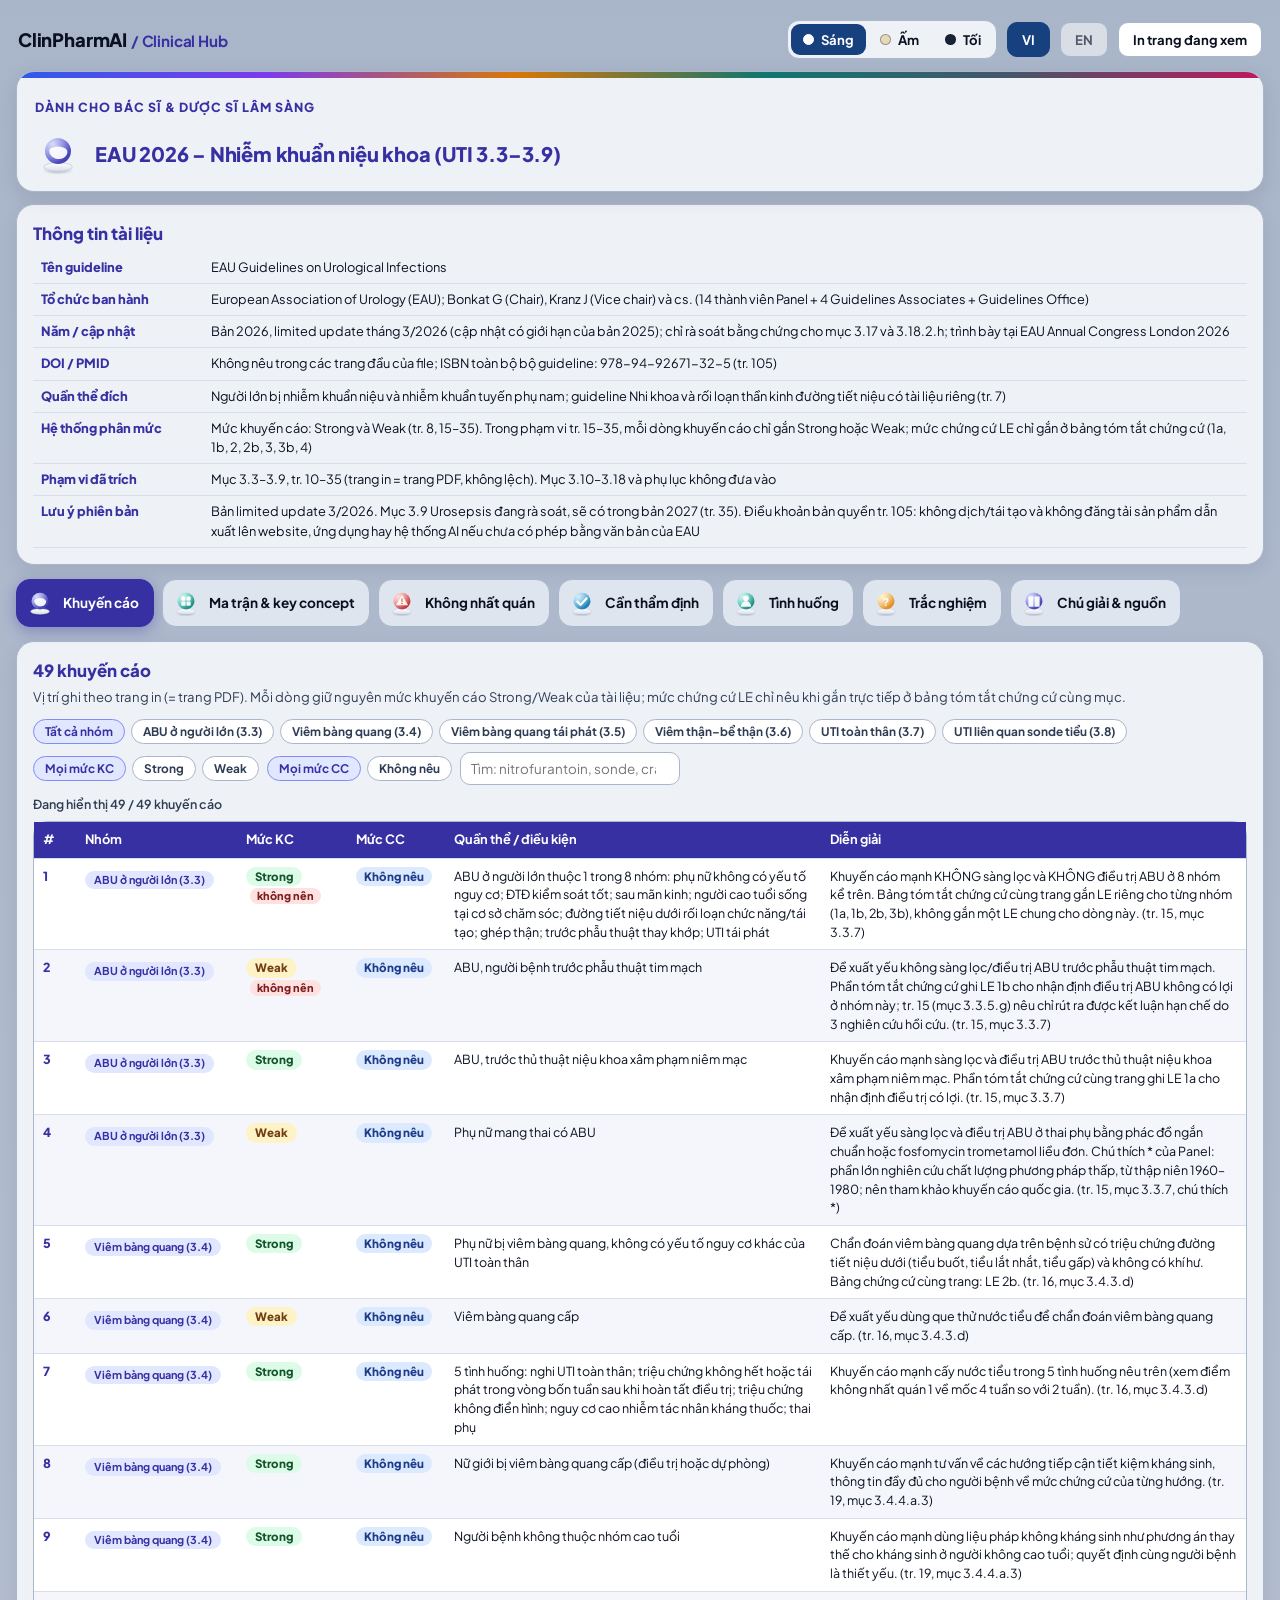
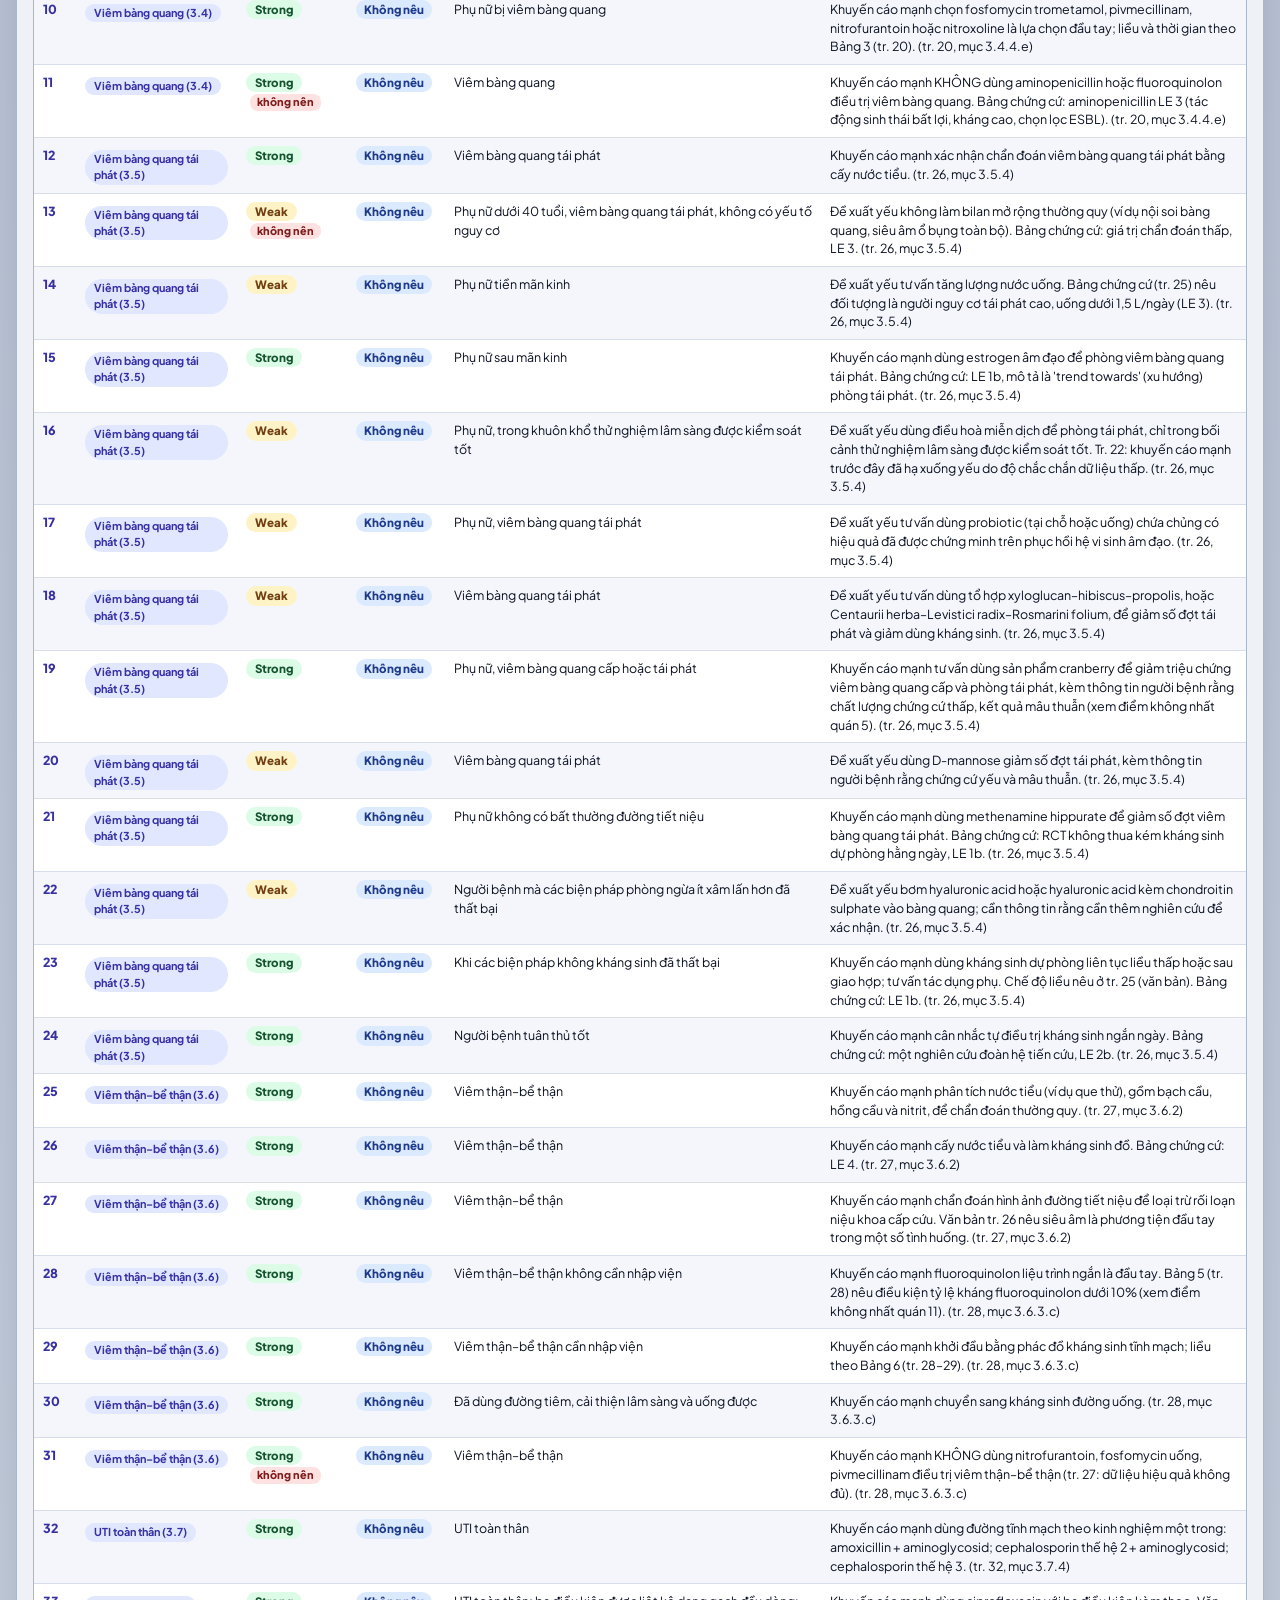
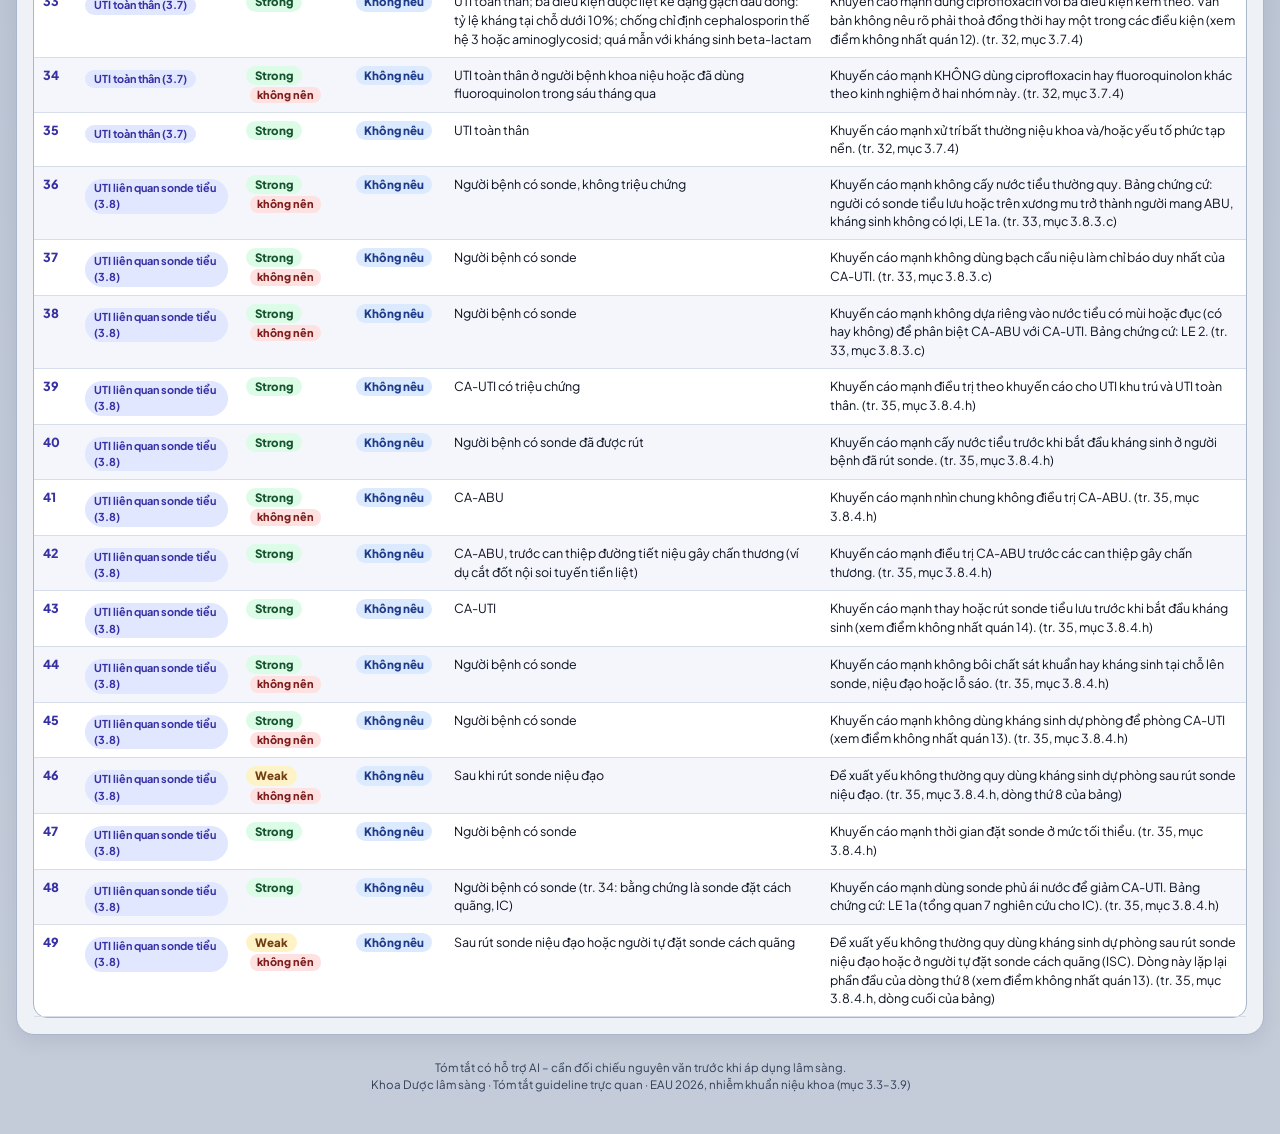
<file: pages/EAU-2026-UTI-3.3-3.9-tom-tat.html>
<!doctype html>
<html lang="vi" data-theme="light">
<head>
<meta charset="utf-8">
<meta name="viewport" content="width=device-width, initial-scale=1">
<title>EAU 2026 – Nhiễm khuẩn niệu khoa (UTI 3.3–3.9)</title>
<meta name="description" content="Tóm tắt trực quan EAU Guidelines on Urological Infections 2026 (cập nhật có giới hạn 3/2026), phạm vi mục 3.3–3.9: bảng khuyến cáo, ma trận mức, điểm không nhất quán, tình huống, trắc nghiệm.">
<link rel="preconnect" href="https://fonts.googleapis.com">
<link href="https://fonts.googleapis.com/css2?family=Plus+Jakarta+Sans:wght@400;500;600;700;800&display=swap" rel="stylesheet">
<style>
:root{--bg1:#a9b5c9;--bg2:#c4ccda;--card:#eef1f6;--card2:#dfe5ee;--line:#aab6c9;--tx:#0a1020;--mut:#2f3d54;--dim:#4a5a73;
--surf:#fff;--surf2:#f4f6fb;--tnt:#e0e7ff;--tnt2:#eef2ff;--line2:#d7deea;--band:#c7d2fe;--bandt:#1e1b4b;
--g:#15803d;--gb:#dcfce7;--gt:#14532d;--w:#a16207;--wb:#fef3c7;--wt:#713f12;--b:#b91c1c;--bb:#fee2e2;--bt:#7f1d1d;--n:#1d4ed8;--nb:#dbeafe;--nt:#1e3a8a;
--ind:#3730a3;--indt:#3730a3;--navy:#17407e;
--mild:#15803d;--mild-bg:#dcfce7;--mod:#a16207;--mod-bg:#fef3c7;--sev:#b91c1c;--sev-bg:#fee2e2;--life:#5b1030;--life-bg:#f6dce6;}
:root[data-theme="warm"]{--bg1:#e6d8bb;--bg2:#f3ead6;--card:#fbf5e8;--card2:#f0e6d0;--line:#d4c4a1;--tx:#2a2116;--mut:#5a4a33;--dim:#6b5a40;
--surf:#fffdf7;--surf2:#f8f1e1;--tnt:#f1e3c4;--tnt2:#f6ecd5;--line2:#e6d9bb;--band:#e8d6a8;--bandt:#4a3410;
--ind:#8a4b0f;--indt:#7a3f0a;--navy:#7a4a12;--n:#9a3412;}
:root[data-theme="dark"]{--bg1:#0b1220;--bg2:#111a2e;--card:#16213a;--card2:#1e2b4a;--line:#33466b;--tx:#e8edf8;--mut:#b4c0d8;--dim:#93a3c4;
--surf:#1b2a4a;--surf2:#203154;--tnt:#2a3a66;--tnt2:#243457;--line2:#2f4064;--band:#2f3f78;--bandt:#e0e7ff;
--g:#4ade80;--gb:#12361f;--gt:#bbf7d0;--w:#fbbf24;--wb:#3a2d0b;--wt:#fde68a;--b:#f87171;--bb:#3d1620;--bt:#fecaca;--nb:#14284f;--nt:#bfdbfe;--n:#93c5fd;
--ind:#4f46e5;--indt:#c7d2fe;--navy:#3b5bdb;
--mild-bg:#12361f;--mod-bg:#3a2d0b;--sev-bg:#3d1620;--life-bg:#3a1226;}
*{box-sizing:border-box}
html{scroll-behavior:smooth}
body{margin:0;font-family:"Plus Jakarta Sans",system-ui,-apple-system,"Segoe UI",Roboto,sans-serif;color:var(--tx);background:linear-gradient(180deg,var(--bg1),var(--bg2));background-color:var(--bg2);min-height:100vh;line-height:1.5;-webkit-font-smoothing:antialiased}
.wrap{max-width:1360px;margin:0 auto;padding:16px}
header.top{display:flex;gap:14px;align-items:center;flex-wrap:wrap;background:var(--card);border:1px solid var(--line);border-radius:18px;padding:14px 18px;box-shadow:0 6px 20px rgba(10,16,32,.10)}
header.top h1{margin:0;font-size:1.25rem;font-weight:800;color:var(--indt);letter-spacing:-.01em}
header.top p{margin:2px 0 0;font-size:.82rem;color:var(--mut);max-width:860px}
.ico{width:46px;height:46px;flex:none}
.ico svg{width:100%;height:100%;display:block}
.sp{flex:1}
.ainote{margin:12px 0 0;background:var(--wb);border:1px solid #fcd34d;color:var(--wt);border-radius:12px;padding:10px 14px;font-size:.8rem;font-weight:600}
.ainote p{margin:4px 0 0;font-weight:500}
nav.tabs{display:flex;gap:8px;flex-wrap:wrap;margin:14px 0}
nav.tabs button{display:flex;align-items:center;gap:8px;border:1px solid var(--line);background:var(--card2);color:var(--tx);border-radius:14px;padding:8px 14px 8px 8px;font-weight:700;font-size:.85rem;cursor:pointer;font-family:inherit}
nav.tabs button .ico{width:30px;height:30px}
nav.tabs button[aria-selected="true"]{background:var(--ind);color:#fff;border-color:var(--indt);box-shadow:0 4px 14px rgba(55,48,163,.35)}
nav.tabs button:hover:not([aria-selected="true"]){background:var(--surf)}
button:focus-visible,input:focus-visible,select:focus-visible,a:focus-visible{outline:3px solid #818cf8;outline-offset:2px}
.panel{background:var(--card);border:1px solid var(--line);border-radius:18px;padding:16px;box-shadow:0 6px 20px rgba(10,16,32,.08);margin-bottom:14px}
.panel[hidden]{display:none}
.panel h2{margin:0 0 4px;font-size:1.05rem;font-weight:800;color:var(--indt)}
.panel h3{margin:0 0 6px;font-size:.92rem;font-weight:800;color:var(--indt)}
.sub{margin:0 0 12px;color:var(--mut);font-size:.82rem}
.ref{color:var(--n);font-weight:700;font-size:.72rem;display:block;margin-top:2px}
.cnt{font-size:.78rem;color:var(--mut);font-weight:600;margin:0 0 8px}
.filters{display:flex;gap:8px;flex-wrap:wrap;align-items:center;margin-bottom:10px}
.chips{display:flex;gap:6px;flex-wrap:wrap}
.chip{border:1px solid var(--line);background:var(--surf);border-radius:999px;padding:4px 11px;font-size:.74rem;font-weight:700;color:var(--mut);cursor:pointer;font-family:inherit}
.chip[aria-pressed="true"]{background:var(--tnt);color:var(--indt);border-color:#818cf8}
.search{border:1px solid var(--line);border-radius:10px;padding:7px 10px;font-size:.84rem;font-family:inherit;background:var(--surf);color:var(--tx);min-width:220px}
.sr-only{position:absolute;width:1px;height:1px;overflow:hidden;clip:rect(0 0 0 0)}
.tw{border:1px solid var(--line);border-radius:14px;background:var(--surf)}
.tw .sc{overflow-x:visible}
table.rs{width:100%;border-collapse:collapse;font-size:.78rem}
table.rs th,table.rs td{padding:8px 9px;vertical-align:top;overflow-wrap:anywhere;border-bottom:1px solid var(--line2);text-align:left}
table.rs thead th{background:var(--ind);color:#fff;font-size:.8rem}
table.rs tbody tr:nth-child(even) td{background:var(--surf2)}
td.num{font-weight:800;color:var(--indt);width:42px}
td.drug{min-width:130px;overflow-wrap:normal!important}
td.drug b{color:var(--indt)}
#td td.num,#td th:nth-child(2){width:120px}
#td td.num{white-space:normal}
.grp{display:inline-block;margin-top:4px;background:var(--tnt);color:var(--indt);border-radius:999px;padding:1px 9px;font-size:.68rem;font-weight:700}
.ev{display:inline-block;min-width:24px;text-align:center;border-radius:999px;padding:1px 8px;font-weight:800;font-size:.72rem;margin-right:4px}
.ev.A{background:var(--gb);color:var(--gt)}.ev.D{background:var(--nb);color:var(--nt)}.ev.B{background:var(--wb);color:var(--wt)}
.evn{display:block;font-size:.72rem;color:var(--mut);margin-top:4px}
.empty{text-align:center;color:var(--mut);padding:18px!important}
.flag{display:inline-block;margin-top:4px;background:var(--wb);border:1px solid #fcd34d;color:var(--wt);border-radius:8px;padding:2px 8px;font-size:.72rem;font-weight:700}
.cap{display:inline-block;background:var(--bb);color:var(--bt);border-radius:8px;padding:2px 8px;font-weight:800;font-size:.74rem}
.chipcn{display:inline-block;background:var(--wb);color:var(--wt);border:1px solid #fcd34d;border-radius:999px;padding:1px 9px;font-size:.7rem;font-weight:800}

/* thang mức độ */
.ladder{display:grid;grid-template-columns:repeat(4,1fr);gap:8px;margin-bottom:10px}
.step{border:2px solid var(--line);background:var(--surf);border-radius:14px;padding:9px 10px;cursor:pointer;font-family:inherit;text-align:left;color:var(--tx)}
.step .nm{display:block;font-weight:800;font-size:.9rem}
.step .mt{display:block;font-size:.72rem;color:var(--mut);font-weight:600}
.step[data-k="nhe"]{--c:var(--mild)}.step[data-k="vua"]{--c:var(--mod)}.step[data-k="nang"]{--c:var(--sev)}.step[data-k="doa"]{--c:var(--life)}
.step[aria-pressed="true"]{border-color:var(--c);background:var(--c);color:#fff;box-shadow:0 4px 14px rgba(10,16,32,.25)}
.step[aria-pressed="true"] .mt{color:#fff}
.sevpanel{display:grid;grid-template-columns:1fr 1fr;gap:14px;border:2px solid var(--c);background:var(--surf);border-radius:14px;padding:12px 14px;border-left-width:8px}
.sevpanel .rule,.sevpanel .where{font-size:.78rem;color:var(--mut);margin:0 0 8px;font-weight:600}
dl.signs{margin:0;display:grid;grid-template-columns:150px 1fr;gap:4px 10px;font-size:.78rem}
dl.signs dt{font-weight:800;color:var(--indt)}dl.signs dd{margin:0}
ul.acts{margin:0;padding-left:18px;font-size:.8rem}ul.acts li{margin-bottom:6px}

/* ma trận nhanh */
.qmw{overflow-x:auto}
.qm{width:100%;min-width:760px;table-layout:fixed;border-collapse:separate;border-spacing:4px;font-size:.78rem}
.qm th{background:var(--ind);color:#fff;padding:8px;border-radius:8px}
.qm td.lab{background:var(--card2);font-weight:800;color:var(--indt);padding:8px;border-radius:8px;width:16%}
.qm td.q{padding:8px;border-radius:8px;overflow-wrap:anywhere;font-weight:600;border:1px solid rgba(10,16,32,.10)}
.qg{background:var(--gb);color:var(--gt)}.qw{background:var(--wb);color:var(--wt)}.qb{background:var(--bb);color:var(--bt)}.qn{background:var(--nb);color:var(--nt)}.qd{background:#7f1d1d;color:#fff}
.legend{display:flex;gap:8px;flex-wrap:wrap;margin:10px 0 0;font-size:.76rem;font-weight:700;align-items:center}
.legend span.k{padding:3px 10px;border-radius:999px;border:1px solid rgba(10,16,32,.12)}
.legend a{color:var(--n);text-decoration:underline}

/* đường đi */
.path{display:grid;grid-template-columns:repeat(4,1fr);gap:10px;margin-bottom:12px}
.stage{background:var(--surf);border:1px solid var(--line);border-radius:14px;padding:10px 12px}
.stage .n{display:inline-flex;width:26px;height:26px;border-radius:50%;background:var(--ind);color:#fff;font-weight:800;align-items:center;justify-content:center;font-size:.8rem;margin-bottom:4px}
.stage ul,.gate ul,.box ul,.admit ul{margin:6px 0 0;padding-left:16px;font-size:.78rem}
.stage li,.gate li,.box li,.admit li{margin-bottom:4px}
.gates{display:grid;grid-template-columns:repeat(3,1fr);gap:10px;margin-bottom:12px}
.gate{border-radius:14px;padding:10px 12px;border:2px solid var(--line);background:var(--surf)}
.gate.ok{border-color:var(--g);background:var(--gb)}.gate.part{border-color:#d97706;background:var(--wb)}.gate.bad{border-color:var(--b);background:var(--bb)}
.admit{background:var(--surf);border:2px dashed var(--b);border-radius:14px;padding:10px 14px;margin-bottom:12px}
.cols{display:grid;grid-template-columns:repeat(3,1fr);gap:10px}
.box{background:var(--surf);border:2px solid var(--b);border-radius:14px;padding:10px 12px}
.box.alt{border-color:#d97706}.box.dk{border-color:var(--indt)}

/* công cụ liều */
.form{display:grid;grid-template-columns:repeat(auto-fit,minmax(170px,1fr));gap:10px;margin-bottom:12px}
.form label{display:flex;flex-direction:column;gap:3px;font-size:.74rem;font-weight:700;color:var(--mut)}
.form input,.form select{border:1px solid var(--line);border-radius:10px;padding:8px 10px;font-size:.88rem;font-family:inherit;background:var(--surf);color:var(--tx)}
.est{display:flex;gap:10px;flex-wrap:wrap;margin:8px 0 14px}
.est div{background:var(--tnt);border-radius:12px;padding:8px 14px;font-weight:800;color:var(--indt);font-size:.86rem}
.est small{display:block;font-weight:600;color:var(--mut);font-size:.7rem}
.res{display:grid;grid-template-columns:repeat(auto-fit,minmax(270px,1fr));gap:10px}
.rc{border-radius:14px;padding:12px;border:2px solid var(--c);background:var(--surf)}
.rc h3{margin:0 0 6px;font-size:.88rem;font-weight:800;color:var(--c)}
.badge{display:inline-block;padding:2px 10px;border-radius:999px;font-size:.7rem;font-weight:800;margin-bottom:6px}
.s-ok{background:var(--gb);color:var(--gt)}.s-warn{background:var(--wb);color:var(--wt)}.s-na{background:var(--nb);color:var(--nt)}
.rc .dose{font-weight:800;font-size:.9rem;margin-bottom:6px}
.rc ul{margin:0;padding-left:16px;font-size:.76rem;color:var(--mut)}
.disc{font-size:.76rem;color:var(--mut);margin-top:10px}
.warn{background:var(--wb);border:1px solid #fcd34d;color:var(--wt);border-radius:10px;padding:8px 12px;font-size:.8rem;font-weight:600}

/* tình huống */
.cases{display:grid;gap:12px}
.case{background:var(--surf);border:1px solid var(--line);border-radius:14px;padding:12px 14px}
.case h3{margin:0 0 8px;font-size:.92rem;color:var(--indt);font-weight:800}
.case .row{display:grid;grid-template-columns:120px 1fr;gap:8px;font-size:.8rem;padding:4px 0;border-top:1px dashed var(--line2)}
.case .row b{font-weight:800}
.case .row.p b{color:var(--g)}.case .row.a b{color:var(--w)}.case .row.x b{color:var(--b)}.case .row.y b{color:var(--indt)}

/* trắc nghiệm */
.qh{font-weight:800;font-size:.95rem;margin:6px 0 10px}
.opt{display:block;width:100%;text-align:left;border:2px solid var(--line);background:var(--surf);border-radius:12px;padding:9px 12px;margin-bottom:8px;font-weight:600;font-size:.84rem;cursor:pointer;font-family:inherit;color:var(--tx)}
.opt:hover:not([disabled]){border-color:#818cf8;background:var(--tnt2)}
.opt.ok{border-color:var(--g);background:var(--gb)}.opt.no{border-color:var(--b);background:var(--bb)}
.expl{background:var(--tnt2);border-left:4px solid var(--ind);padding:8px 12px;border-radius:8px;font-size:.8rem;margin:8px 0}
.btn{border:0;background:var(--ind);color:#fff;border-radius:12px;padding:8px 18px;font-weight:800;font-size:.84rem;cursor:pointer;font-family:inherit}
.btn.alt{background:var(--surf);color:var(--indt);border:1px solid var(--ind)}

/* chú giải, nguồn */
.sec ol{margin:0;padding-left:18px;font-size:.8rem}
table.gl{width:100%;table-layout:fixed;border-collapse:collapse;font-size:.76rem;margin-bottom:12px}
table.gl th,table.gl td{border-bottom:1px solid var(--line2);padding:6px 8px;text-align:left;vertical-align:top;overflow-wrap:anywhere}
table.gl th{background:var(--band);color:var(--bandt)}
table.gl td:first-child{font-weight:800;color:var(--indt);width:16%}
.two{display:grid;grid-template-columns:1.2fr 1fr;gap:14px;font-size:.8rem}
.two ul{margin:0;padding-left:18px}.two li{margin-bottom:5px}
.refs{font-size:.76rem;color:var(--mut);list-style:none;padding-left:0!important}
footer{font-size:.72rem;color:var(--mut);text-align:center;padding:10px 0 24px}

@media(max-width:900px){
 .ladder{grid-template-columns:repeat(2,1fr)}.path,.cols,.gates,.two,.sevpanel{grid-template-columns:1fr}
 .case .row{grid-template-columns:1fr}dl.signs{grid-template-columns:120px 1fr}
 .tw{overflow-x:auto}table.rs{min-width:640px}
}
@media(max-width:640px){.wrap{padding:10px}.search{min-width:0;width:100%}}
@media(prefers-reduced-motion:reduce){html{scroll-behavior:auto}}
@media print{nav.tabs,.filters,.ladder,.btn{display:none}body{background:var(--surf)}.panel{break-inside:avoid-page}}

html[data-theme="dark"] .rc h3{color:var(--indt)}
html[data-theme="dark"] .ico svg{filter:brightness(.95)}

/* thanh trên cùng */
.topbar{display:flex;align-items:center;gap:10px;flex-wrap:wrap;padding:4px 2px 12px}
.brand{font-weight:800;font-size:1.15rem;color:var(--tx);letter-spacing:-.01em}
.brand span{color:var(--indt);font-size:.95rem;font-weight:700;margin-left:4px}
.seg{display:flex;gap:2px;border:1px solid var(--line);background:var(--card);border-radius:12px;padding:3px}
.seg button{border:0;background:transparent;border-radius:9px;padding:7px 12px;font-weight:700;font-size:.82rem;display:flex;align-items:center;gap:7px;color:var(--tx);cursor:pointer;font-family:inherit}
.seg button[aria-pressed="true"]{background:var(--navy);color:#fff}
.seg .dot{width:11px;height:11px;border-radius:50%;border:1px solid rgba(10,16,32,.35);display:inline-block}
.dot.l{background:#fff}.dot.w{background:#e6d9b8}.dot.d{background:#1a2238}
.seg button[aria-pressed="true"] .dot{border-color:#fff}
.pb{border:1px solid var(--line);background:var(--surf);border-radius:10px;padding:8px 14px;font-weight:700;font-size:.82rem;color:var(--tx);cursor:pointer;font-family:inherit}
.pb[aria-pressed="true"]{background:var(--navy);color:#fff;border-color:var(--navy)}
.pb:disabled{opacity:.55;cursor:not-allowed}
.pb:hover:not(:disabled):not([aria-pressed="true"]){background:var(--tnt2)}
header.top{position:relative;overflow:hidden;padding-top:26px}
header.top::before{content:"";position:absolute;left:0;right:0;top:0;height:6px;background:linear-gradient(90deg,#2f5bea,#7c3aed,#d97706,#0f766e,#475569,#be185d)}
.eyebrow{width:100%;font-size:.78rem;font-weight:800;letter-spacing:.08em;text-transform:uppercase;color:var(--indt)}

.docinfo{margin-top:12px}
.docinfo dl{margin:6px 0 0;display:grid;grid-template-columns:170px 1fr;gap:0;font-size:.8rem}
.docinfo dt,.docinfo dd{margin:0;padding:6px 8px;border-bottom:1px solid var(--line2)}
.docinfo dt{font-weight:800;color:var(--indt)}
.ainote{font-size:.84rem}
@media(max-width:640px){.docinfo dl{grid-template-columns:1fr}.docinfo dt{border-bottom:0;padding-bottom:0}}
@media print{.topbar{display:none}html[data-theme]{--bg1:#a9b5c9;--bg2:#c4ccda;--card:#eef1f6;--card2:#dfe5ee;--line:#aab6c9;--tx:#0a1020;--mut:#2f3d54;--dim:#4a5a73;--surf:#fff;--surf2:#f4f6fb;--tnt:#e0e7ff;--tnt2:#eef2ff;--line2:#d7deea;--band:#c7d2fe;--bandt:#1e1b4b;--g:#15803d;--gb:#dcfce7;--gt:#14532d;--w:#a16207;--wb:#fef3c7;--wt:#713f12;--b:#b91c1c;--bb:#fee2e2;--bt:#7f1d1d;--n:#1d4ed8;--nb:#dbeafe;--nt:#1e3a8a;--ind:#3730a3;--indt:#3730a3;--navy:#17407e;--mild:#15803d;--mild-bg:#dcfce7;--mod:#a16207;--mod-bg:#fef3c7;--sev:#b91c1c;--sev-bg:#fee2e2;--life:#5b1030;--life-bg:#f6dce6;--bg1:#fff;--bg2:#fff}}

/* bổ sung cho trang ACG */
.st{display:inline-block;border-radius:999px;padding:1px 9px;font-weight:800;font-size:.72rem}
.st.S{background:var(--gb);color:var(--gt)}.st.C{background:var(--wb);color:var(--wt)}
.ev.mod{background:var(--nb);color:var(--nt)}.ev.low{background:var(--tnt);color:var(--indt)}.ev.vlow{background:var(--bb);color:var(--bt)}
.neg{display:inline-block;margin-left:4px;background:var(--bb);color:var(--bt);border-radius:8px;padding:0 7px;font-size:.68rem;font-weight:800}
tr.hl td{outline:2px solid #818cf8;outline-offset:-2px;background:var(--tnt2)!important}
.mx{display:grid;grid-template-columns:110px 1fr 1fr;gap:6px;font-size:.78rem}
.mx>div{border-radius:10px;padding:8px}
.mx .h{background:var(--ind);color:#fff;font-weight:800;text-align:center}
.mx .r{background:var(--card2);color:var(--indt);font-weight:800;display:flex;align-items:center}
.mx .c{background:var(--surf);border:1px solid var(--line2);display:flex;gap:5px;flex-wrap:wrap;align-content:flex-start;min-height:54px}
.mx .c.S{background:var(--gb)}.mx .c.C{background:var(--wb)}
.rb{border:1px solid rgba(10,16,32,.2);background:var(--surf);color:var(--tx);border-radius:8px;padding:2px 9px;font-weight:800;font-size:.76rem;cursor:pointer;font-family:inherit}
.rb:hover{background:var(--tnt)}
.ico3{display:block;width:100%;height:100%}
.note{font-size:.78rem;color:var(--mut);margin:6px 0 0}
.lbl{font-size:.74rem;font-weight:800;color:var(--indt)}
.calc2{display:grid;grid-template-columns:1fr 1fr;gap:14px}
@media(max-width:900px){.calc2{grid-template-columns:1fr}.mx{grid-template-columns:80px 1fr 1fr}}
table.rs td.vt{min-width:150px}
.st,.ev{white-space:nowrap}
table.rs td.nw{min-width:96px;overflow-wrap:normal}

.tg{background:var(--gb);color:var(--gt)}.tw2{background:var(--wb);color:var(--wt)}.tb{background:var(--bb);color:var(--bt)}.tn{background:var(--nb);color:var(--nt)}.ti{background:var(--tnt);color:var(--indt)}
.mx .c.tg{background:var(--gb)}.mx .c.tw2{background:var(--wb)}.mx .c.tb{background:var(--bb)}.mx .c.tn{background:var(--nb)}.mx .c.ti{background:var(--tnt2)}
</style>
</head>
<body>
<svg width="0" height="0" style="position:absolute" aria-hidden="true"><defs>

<linearGradient id="g-ped" x1="0" y1="0" x2="0" y2="1"><stop offset="0" stop-color="#ffffff"/><stop offset="1" stop-color="#d9deea"/></linearGradient>
<linearGradient id="g-ind" x1="0" y1="0" x2="1" y2="1"><stop offset="0" stop-color="#818cf8"/><stop offset="1" stop-color="#3730a3"/></linearGradient>
<linearGradient id="g-teal" x1="0" y1="0" x2="1" y2="1"><stop offset="0" stop-color="#5eead4"/><stop offset="1" stop-color="#0f766e"/></linearGradient>
<linearGradient id="g-amb" x1="0" y1="0" x2="1" y2="1"><stop offset="0" stop-color="#fde68a"/><stop offset="1" stop-color="#d97706"/></linearGradient>
<linearGradient id="g-blu" x1="0" y1="0" x2="1" y2="1"><stop offset="0" stop-color="#7dd3fc"/><stop offset="1" stop-color="#0369a1"/></linearGradient>
<linearGradient id="g-red" x1="0" y1="0" x2="1" y2="1"><stop offset="0" stop-color="#fca5a5"/><stop offset="1" stop-color="#b91c1c"/></linearGradient>
<radialGradient id="r-sh" cx=".5" cy=".5" r=".5"><stop offset="0" stop-color="#0a1020" stop-opacity=".28"/><stop offset="1" stop-color="#0a1020" stop-opacity="0"/></radialGradient>
<radialGradient id="r-hi" cx=".3" cy=".25" r=".7"><stop offset="0" stop-color="#fff" stop-opacity=".75"/><stop offset="1" stop-color="#fff" stop-opacity="0"/></radialGradient>


</defs></svg>
<div class="wrap">
<div class="topbar">
  <div class="brand" id="brand"></div>
  <div class="sp"></div>
  <div class="seg" role="group" aria-label="Chế độ nền">
    <button type="button" data-th="light" aria-pressed="true"><span class="dot l"></span>Sáng</button>
    <button type="button" data-th="warm" aria-pressed="false"><span class="dot w"></span>Ấm</button>
    <button type="button" data-th="dark" aria-pressed="false"><span class="dot d"></span>Tối</button>
  </div>
  <button type="button" class="pb" aria-pressed="true" id="lang-vi">VI</button>
  <button type="button" class="pb" id="lang-en" disabled title="Bản tiếng Anh chưa có">EN</button>
  <button type="button" class="pb" id="print-btn">In trang đang xem</button>
</div>
<header class="top">
  <div class="eyebrow" id="eyebrow"></div>
  <div class="ico" id="hico"></div>
  <div><h1 id="h1"></h1></div>
</header>
<section class="panel docinfo" aria-label="Thông tin tài liệu">
  <h2>Thông tin tài liệu</h2>
  <dl id="docdl"></dl>
</section>
<noscript><p class="ainote">Trang này cần bật JavaScript để hiển thị bảng, bộ lọc và công cụ tính.</p></noscript>
<nav class="tabs" id="tabs" role="tablist" aria-label="Nội dung"></nav>

<div class="panel" id="p-rec" role="tabpanel">
  <h2 id="rec-h"></h2>
  <p class="sub" id="rec-sub"></p>
  <div class="filters">
    <div class="chips" id="gchips" role="group" aria-label="Lọc theo nhóm"></div>
    <div class="chips" id="schips" role="group" aria-label="Lọc theo mức khuyến cáo"></div>
    <div class="chips" id="echips" role="group" aria-label="Lọc theo mức chứng cứ"></div>
    <label class="sr-only" for="q">Tìm trong bảng khuyến cáo</label>
    <input class="search" id="q" type="search" placeholder="Tìm trong bảng khuyến cáo…">
  </div>
  <p class="cnt" id="count" aria-live="polite"></p>
  <div class="tw"><table class="rs" id="recs"></table></div>
</div>

<div class="panel" id="p-mx" role="tabpanel" hidden>
  <h2>Ma trận mức khuyến cáo × mức chứng cứ</h2>
  <p class="sub">Bấm số khuyến cáo để mở dòng tương ứng. Ô trống nghĩa là không có khuyến cáo nào ở mức đó.</p>
  <div class="mx" id="mx"></div>
  <p class="note" id="mx-note"></p>
  <div id="kc-wrap"><h2 style="margin-top:16px" id="kc-h"></h2>
  <div class="tw"><table class="rs" id="kc"></table></div></div>
</div>

<div class="panel" id="p-calc" role="tabpanel" hidden>
  <h2 id="calc-h"></h2>
  <p class="sub" id="calc-sub"></p>
  <div id="calc-body"></div>
  <p class="disc" id="calc-disc"></p>
</div>

<div class="panel" id="p-inc" role="tabpanel" hidden>
  <h2 id="inc-h"></h2>
  <p class="sub" id="inc-sub"></p>
  <div class="tw"><table class="rs" id="inc"></table></div>
</div>

<div class="panel" id="p-val" role="tabpanel" hidden>
  <h2>Khả năng áp dụng tại bệnh viện</h2>
  <p class="sub">Danh sách điểm cần thẩm định. Chưa đối chiếu với danh mục thuốc hay phác đồ nội bộ vì chưa được cung cấp.</p>
  <div class="tw"><table class="rs" id="val"></table></div>
</div>

<div class="panel" id="p-case" role="tabpanel" hidden>
  <h2>Tình huống minh hoạ (AI soạn, không phải ca thật)</h2>
  <p class="sub">Mỗi tình huống dẫn số dòng khuyến cáo làm cơ sở và giữ mức chứng cứ của dòng gốc.</p>
  <div class="cases" id="cases"></div>
</div>

<div class="panel" id="p-quiz" role="tabpanel" hidden>
  <h2>Trắc nghiệm ôn nhanh</h2>
  <p class="sub" id="qprog"></p>
  <div id="quiz"></div>
</div>

<div class="panel sec" id="p-ref" role="tabpanel" hidden>
  <h2>Chú giải từ viết tắt</h2>
  <table class="gl" id="gloss"></table>
  <div class="two">
    <div><h3>Kiểm tra trước khi giao</h3><ul id="selfcheck"></ul></div>
    <div><h3>Nguồn</h3><ul class="refs" id="sources"></ul></div>
  </div>
</div>

<footer id="foot"></footer>
</div>

<script type="application/json" id="data">{"schema": "tom-tat-guideline/v1", "meta": {"title": "EAU 2026 – Nhiễm khuẩn niệu khoa (UTI 3.3–3.9)", "desc": "Tóm tắt trực quan EAU Guidelines on Urological Infections 2026 (cập nhật có giới hạn 3/2026), phạm vi mục 3.3–3.9: bảng khuyến cáo, ma trận mức, điểm không nhất quán, tình huống, trắc nghiệm.", "brand": "ClinPharmAI", "brand_sub": "/ Clinical Hub", "eyebrow": "Dành cho bác sĩ & dược sĩ lâm sàng", "short": "EAU 2026 UTI", "docinfo": [["Tên guideline", "EAU Guidelines on Urological Infections"], ["Tổ chức ban hành", "European Association of Urology (EAU); Bonkat G (Chair), Kranz J (Vice chair) và cs. (14 thành viên Panel + 4 Guidelines Associates + Guidelines Office)"], ["Năm / cập nhật", "Bản 2026, limited update tháng 3/2026 (cập nhật có giới hạn của bản 2025); chỉ rà soát bằng chứng cho mục 3.17 và 3.18.2.h; trình bày tại EAU Annual Congress London 2026"], ["DOI / PMID", "Không nêu trong các trang đầu của file; ISBN toàn bộ bộ guideline: 978-94-92671-32-5 (tr. 105)"], ["Quần thể đích", "Người lớn bị nhiễm khuẩn niệu và nhiễm khuẩn tuyến phụ nam; guideline Nhi khoa và rối loạn thần kinh đường tiết niệu có tài liệu riêng (tr. 7)"], ["Hệ thống phân mức", "Mức khuyến cáo: Strong và Weak (tr. 8, 15–35). Trong phạm vi tr. 15–35, mỗi dòng khuyến cáo chỉ gắn Strong hoặc Weak; mức chứng cứ LE chỉ gắn ở bảng tóm tắt chứng cứ (1a, 1b, 2, 2b, 3, 3b, 4)"], ["Phạm vi đã trích", "Mục 3.3–3.9, tr. 10–35 (trang in = trang PDF, không lệch). Mục 3.10–3.18 và phụ lục không đưa vào"], ["Lưu ý phiên bản", "Bản limited update 3/2026. Mục 3.9 Urosepsis đang rà soát, sẽ có trong bản 2027 (tr. 35). Điều khoản bản quyền tr. 105: không dịch/tái tạo và không đăng tải sản phẩm dẫn xuất lên website, ứng dụng hay hệ thống AI nếu chưa có phép bằng văn bản của EAU"]], "rec_sub": "Vị trí ghi theo trang in (= trang PDF). Mỗi dòng giữ nguyên mức khuyến cáo Strong/Weak của tài liệu; mức chứng cứ LE chỉ nêu khi gắn trực tiếp ở bảng tóm tắt chứng cứ cùng mục.", "search_hint": "Tìm: nitrofurantoin, sonde, cranberry…", "kc_title": "Các điểm thực hành không chấm mức (văn bản, không phải dòng khuyến cáo)", "inc_sub": "Mỗi điểm ghi hai vị trí và nội dung từng bên. Không tự chọn một phía.", "sources": ["Bonkat G, Kranz J, Cai T, Geerlings SE, Köves B, Lambregts MMC, et al. EAU Guidelines on Urological Infections. Limited update March 2026. Arnhem (The Netherlands): European Association of Urology Guidelines Office; 2026. Trình bày tại EAU Annual Congress London 2026. ISBN 978-94-92671-32-5."], "ai_label": "Tóm tắt có hỗ trợ AI – cần đối chiếu nguyên văn trước khi áp dụng lâm sàng.", "footer": "Khoa Dược lâm sàng · Tóm tắt guideline trực quan · EAU 2026, nhiễm khuẩn niệu khoa (mục 3.3–3.9)"}, "groups": ["ABU ở người lớn (3.3)", "Viêm bàng quang (3.4)", "Viêm bàng quang tái phát (3.5)", "Viêm thận–bể thận (3.6)", "UTI toàn thân (3.7)", "UTI liên quan sonde tiểu (3.8)"], "strengths": [{"k": "S", "label": "Strong", "tone": "tg"}, {"k": "W", "label": "Weak", "tone": "tw2"}], "certainty": [{"k": "nd", "label": "Không nêu", "tone": "tn"}], "recs": [{"n": 1, "g": 0, "loc": "tr. 15; mục 3.3.7", "kw": "do not screen or treat asymptomatic bacteriuria in the following conditions", "s": "S", "neg": 1, "c": "nd", "pop": "ABU ở người lớn thuộc 1 trong 8 nhóm: phụ nữ không có yếu tố nguy cơ; ĐTĐ kiểm soát tốt; sau mãn kinh; người cao tuổi sống tại cơ sở chăm sóc; đường tiết niệu dưới rối loạn chức năng/tái tạo; ghép thận; trước phẫu thuật thay khớp; UTI tái phát", "it": "Khuyến cáo mạnh KHÔNG sàng lọc và KHÔNG điều trị ABU ở 8 nhóm kể trên. Bảng tóm tắt chứng cứ cùng trang gắn LE riêng cho từng nhóm (1a, 1b, 2b, 3b), không gắn một LE chung cho dòng này. (tr. 15, mục 3.3.7)"}, {"n": 2, "g": 0, "loc": "tr. 15; mục 3.3.7", "kw": "do not screen or treat asymptomatic bacteriuria in patients prior to cardiovascular surgeries", "s": "W", "neg": 1, "c": "nd", "pop": "ABU, người bệnh trước phẫu thuật tim mạch", "it": "Đề xuất yếu không sàng lọc/điều trị ABU trước phẫu thuật tim mạch. Phần tóm tắt chứng cứ ghi LE 1b cho nhận định điều trị ABU không có lợi ở nhóm này; tr. 15 (mục 3.3.5.g) nêu chỉ rút ra được kết luận hạn chế do 3 nghiên cứu hồi cứu. (tr. 15, mục 3.3.7)"}, {"n": 3, "g": 0, "loc": "tr. 15; mục 3.3.7", "kw": "screen for and treat asymptomatic bacteriuria prior to urological procedures breaching the mucosa", "s": "S", "neg": 0, "c": "nd", "pop": "ABU, trước thủ thuật niệu khoa xâm phạm niêm mạc", "it": "Khuyến cáo mạnh sàng lọc và điều trị ABU trước thủ thuật niệu khoa xâm phạm niêm mạc. Phần tóm tắt chứng cứ cùng trang ghi LE 1a cho nhận định điều trị có lợi. (tr. 15, mục 3.3.7)"}, {"n": 4, "g": 0, "loc": "tr. 15; mục 3.3.7, chú thích *", "kw": "screen for and treat asymptomatic bacteriuria in pregnant women", "s": "W", "neg": 0, "c": "nd", "pop": "Phụ nữ mang thai có ABU", "it": "Đề xuất yếu sàng lọc và điều trị ABU ở thai phụ bằng phác đồ ngắn chuẩn hoặc fosfomycin trometamol liều đơn. Chú thích * của Panel: phần lớn nghiên cứu chất lượng phương pháp thấp, từ thập niên 1960–1980; nên tham khảo khuyến cáo quốc gia. (tr. 15, mục 3.3.7, chú thích *)"}, {"n": 5, "g": 1, "loc": "tr. 16; mục 3.4.3.d", "kw": "diagnose cystitis in women who have no other risk factors for systemic urinary tract", "s": "S", "neg": 0, "c": "nd", "pop": "Phụ nữ bị viêm bàng quang, không có yếu tố nguy cơ khác của UTI toàn thân", "it": "Chẩn đoán viêm bàng quang dựa trên bệnh sử có triệu chứng đường tiết niệu dưới (tiểu buốt, tiểu lắt nhắt, tiểu gấp) và không có khí hư. Bảng chứng cứ cùng trang: LE 2b. (tr. 16, mục 3.4.3.d)"}, {"n": 6, "g": 1, "loc": "tr. 16; mục 3.4.3.d", "kw": "use urine dipstick testing for diagnosis of acute cystitis", "s": "W", "neg": 0, "c": "nd", "pop": "Viêm bàng quang cấp", "it": "Đề xuất yếu dùng que thử nước tiểu để chẩn đoán viêm bàng quang cấp. (tr. 16, mục 3.4.3.d)"}, {"n": 7, "g": 1, "loc": "tr. 16; mục 3.4.3.d", "kw": "urine cultures should be done in the following situations", "s": "S", "neg": 0, "c": "nd", "pop": "5 tình huống: nghi UTI toàn thân; triệu chứng không hết hoặc tái phát trong vòng bốn tuần sau khi hoàn tất điều trị; triệu chứng không điển hình; nguy cơ cao nhiễm tác nhân kháng thuốc; thai phụ", "it": "Khuyến cáo mạnh cấy nước tiểu trong 5 tình huống nêu trên (xem điểm không nhất quán 1 về mốc 4 tuần so với 2 tuần). (tr. 16, mục 3.4.3.d)"}, {"n": 8, "g": 1, "loc": "tr. 19; mục 3.4.4.a.3", "kw": "advise female patients on the possibility of antibiotic-sparing approaches", "s": "S", "neg": 0, "c": "nd", "pop": "Nữ giới bị viêm bàng quang cấp (điều trị hoặc dự phòng)", "it": "Khuyến cáo mạnh tư vấn về các hướng tiếp cận tiết kiệm kháng sinh, thông tin đầy đủ cho người bệnh về mức chứng cứ của từng hướng. (tr. 19, mục 3.4.4.a.3)"}, {"n": 9, "g": 1, "loc": "tr. 19; mục 3.4.4.a.3", "kw": "use non-antibiotic therapy options as an alternative to antibiotic treatment in non-geriatric patients", "s": "S", "neg": 0, "c": "nd", "pop": "Người bệnh không thuộc nhóm cao tuổi", "it": "Khuyến cáo mạnh dùng liệu pháp không kháng sinh như phương án thay thế cho kháng sinh ở người không cao tuổi; quyết định cùng người bệnh là thiết yếu. (tr. 19, mục 3.4.4.a.3)"}, {"n": 10, "g": 1, "loc": "tr. 20; mục 3.4.4.e", "kw": "prescribe fosfomycin trometamol, pivmecillinam, nitrofurantoin or nitroxoline as first-line", "s": "S", "neg": 0, "c": "nd", "pop": "Phụ nữ bị viêm bàng quang", "it": "Khuyến cáo mạnh chọn fosfomycin trometamol, pivmecillinam, nitrofurantoin hoặc nitroxoline là lựa chọn đầu tay; liều và thời gian theo Bảng 3 (tr. 20). (tr. 20, mục 3.4.4.e)"}, {"n": 11, "g": 1, "loc": "tr. 20; mục 3.4.4.e", "kw": "do not use aminopenicillins or fluoroquinolones to treat cystitis", "s": "S", "neg": 1, "c": "nd", "pop": "Viêm bàng quang", "it": "Khuyến cáo mạnh KHÔNG dùng aminopenicillin hoặc fluoroquinolon điều trị viêm bàng quang. Bảng chứng cứ: aminopenicillin LE 3 (tác động sinh thái bất lợi, kháng cao, chọn lọc ESBL). (tr. 20, mục 3.4.4.e)"}, {"n": 12, "g": 2, "loc": "tr. 26; mục 3.5.4", "kw": "diagnose recurrent cystitis by urine culture", "s": "S", "neg": 0, "c": "nd", "pop": "Viêm bàng quang tái phát", "it": "Khuyến cáo mạnh xác nhận chẩn đoán viêm bàng quang tái phát bằng cấy nước tiểu. (tr. 26, mục 3.5.4)"}, {"n": 13, "g": 2, "loc": "tr. 26; mục 3.5.4", "kw": "do not perform an extensive routine workup", "s": "W", "neg": 1, "c": "nd", "pop": "Phụ nữ dưới 40 tuổi, viêm bàng quang tái phát, không có yếu tố nguy cơ", "it": "Đề xuất yếu không làm bilan mở rộng thường quy (ví dụ nội soi bàng quang, siêu âm ổ bụng toàn bộ). Bảng chứng cứ: giá trị chẩn đoán thấp, LE 3. (tr. 26, mục 3.5.4)"}, {"n": 14, "g": 2, "loc": "tr. 26; mục 3.5.4", "kw": "increased fluid intake", "s": "W", "neg": 0, "c": "nd", "pop": "Phụ nữ tiền mãn kinh", "it": "Đề xuất yếu tư vấn tăng lượng nước uống. Bảng chứng cứ (tr. 25) nêu đối tượng là người nguy cơ tái phát cao, uống dưới 1,5 L/ngày (LE 3). (tr. 26, mục 3.5.4)"}, {"n": 15, "g": 2, "loc": "tr. 26; mục 3.5.4", "kw": "use vaginal oestrogen replacement in postmenopausal women", "s": "S", "neg": 0, "c": "nd", "pop": "Phụ nữ sau mãn kinh", "it": "Khuyến cáo mạnh dùng estrogen âm đạo để phòng viêm bàng quang tái phát. Bảng chứng cứ: LE 1b, mô tả là 'trend towards' (xu hướng) phòng tái phát. (tr. 26, mục 3.5.4)"}, {"n": 16, "g": 2, "loc": "tr. 26; mục 3.5.4", "kw": "use immunomodulatory prophylaxis", "s": "W", "neg": 0, "c": "nd", "pop": "Phụ nữ, trong khuôn khổ thử nghiệm lâm sàng được kiểm soát tốt", "it": "Đề xuất yếu dùng điều hoà miễn dịch để phòng tái phát, chỉ trong bối cảnh thử nghiệm lâm sàng được kiểm soát tốt. Tr. 22: khuyến cáo mạnh trước đây đã hạ xuống yếu do độ chắc chắn dữ liệu thấp. (tr. 26, mục 3.5.4)"}, {"n": 17, "g": 2, "loc": "tr. 26; mục 3.5.4", "kw": "probiotics containing strains of proven efficacy", "s": "W", "neg": 0, "c": "nd", "pop": "Phụ nữ, viêm bàng quang tái phát", "it": "Đề xuất yếu tư vấn dùng probiotic (tại chỗ hoặc uống) chứa chủng có hiệu quả đã được chứng minh trên phục hồi hệ vi sinh âm đạo. (tr. 26, mục 3.5.4)"}, {"n": 18, "g": 2, "loc": "tr. 26; mục 3.5.4", "kw": "xyloglucan, hibiscus and propolis, or centaurii herba", "s": "W", "neg": 0, "c": "nd", "pop": "Viêm bàng quang tái phát", "it": "Đề xuất yếu tư vấn dùng tổ hợp xyloglucan–hibiscus–propolis, hoặc Centaurii herba–Levistici radix–Rosmarini folium, để giảm số đợt tái phát và giảm dùng kháng sinh. (tr. 26, mục 3.5.4)"}, {"n": 19, "g": 2, "loc": "tr. 26; mục 3.5.4", "kw": "cranberry products for symptom relief in acute cystitis", "s": "S", "neg": 0, "c": "nd", "pop": "Phụ nữ, viêm bàng quang cấp hoặc tái phát", "it": "Khuyến cáo mạnh tư vấn dùng sản phẩm cranberry để giảm triệu chứng viêm bàng quang cấp và phòng tái phát, kèm thông tin người bệnh rằng chất lượng chứng cứ thấp, kết quả mâu thuẫn (xem điểm không nhất quán 5). (tr. 26, mục 3.5.4)"}, {"n": 20, "g": 2, "loc": "tr. 26; mục 3.5.4", "kw": "use d-mannose to reduce recurrent cystitis episodes", "s": "W", "neg": 0, "c": "nd", "pop": "Viêm bàng quang tái phát", "it": "Đề xuất yếu dùng D-mannose giảm số đợt tái phát, kèm thông tin người bệnh rằng chứng cứ yếu và mâu thuẫn. (tr. 26, mục 3.5.4)"}, {"n": 21, "g": 2, "loc": "tr. 26; mục 3.5.4", "kw": "use methenamine hippurate", "s": "S", "neg": 0, "c": "nd", "pop": "Phụ nữ không có bất thường đường tiết niệu", "it": "Khuyến cáo mạnh dùng methenamine hippurate để giảm số đợt viêm bàng quang tái phát. Bảng chứng cứ: RCT không thua kém kháng sinh dự phòng hằng ngày, LE 1b. (tr. 26, mục 3.5.4)"}, {"n": 22, "g": 2, "loc": "tr. 26; mục 3.5.4", "kw": "use endovesical instillations of hyaluronic acid", "s": "W", "neg": 0, "c": "nd", "pop": "Người bệnh mà các biện pháp phòng ngừa ít xâm lấn hơn đã thất bại", "it": "Đề xuất yếu bơm hyaluronic acid hoặc hyaluronic acid kèm chondroitin sulphate vào bàng quang; cần thông tin rằng cần thêm nghiên cứu để xác nhận. (tr. 26, mục 3.5.4)"}, {"n": 23, "g": 2, "loc": "tr. 26; mục 3.5.4", "kw": "use continuous or postcoital antimicrobial prophylaxis", "s": "S", "neg": 0, "c": "nd", "pop": "Khi các biện pháp không kháng sinh đã thất bại", "it": "Khuyến cáo mạnh dùng kháng sinh dự phòng liên tục liều thấp hoặc sau giao hợp; tư vấn tác dụng phụ. Chế độ liều nêu ở tr. 25 (văn bản). Bảng chứng cứ: LE 1b. (tr. 26, mục 3.5.4)"}, {"n": 24, "g": 2, "loc": "tr. 26; mục 3.5.4", "kw": "consider self-administered short-term antimicrobial therapy", "s": "S", "neg": 0, "c": "nd", "pop": "Người bệnh tuân thủ tốt", "it": "Khuyến cáo mạnh cân nhắc tự điều trị kháng sinh ngắn ngày. Bảng chứng cứ: một nghiên cứu đoàn hệ tiến cứu, LE 2b. (tr. 26, mục 3.5.4)"}, {"n": 25, "g": 3, "loc": "tr. 27; mục 3.6.2", "kw": "perform urinalysis (e.g. using the dipstick method)", "s": "S", "neg": 0, "c": "nd", "pop": "Viêm thận–bể thận", "it": "Khuyến cáo mạnh phân tích nước tiểu (ví dụ que thử), gồm bạch cầu, hồng cầu và nitrit, để chẩn đoán thường quy. (tr. 27, mục 3.6.2)"}, {"n": 26, "g": 3, "loc": "tr. 27; mục 3.6.2", "kw": "perform urine culture and antimicrobial susceptibility testing in patients with pyelonephritis", "s": "S", "neg": 0, "c": "nd", "pop": "Viêm thận–bể thận", "it": "Khuyến cáo mạnh cấy nước tiểu và làm kháng sinh đồ. Bảng chứng cứ: LE 4. (tr. 27, mục 3.6.2)"}, {"n": 27, "g": 3, "loc": "tr. 27; mục 3.6.2", "kw": "perform imaging of the urinary tract to exclude urgent urological disorders", "s": "S", "neg": 0, "c": "nd", "pop": "Viêm thận–bể thận", "it": "Khuyến cáo mạnh chẩn đoán hình ảnh đường tiết niệu để loại trừ rối loạn niệu khoa cấp cứu. Văn bản tr. 26 nêu siêu âm là phương tiện đầu tay trong một số tình huống. (tr. 27, mục 3.6.2)"}, {"n": 28, "g": 3, "loc": "tr. 28; mục 3.6.3.c", "kw": "short-course fluoroquinolones as first-line treatment", "s": "S", "neg": 0, "c": "nd", "pop": "Viêm thận–bể thận không cần nhập viện", "it": "Khuyến cáo mạnh fluoroquinolon liệu trình ngắn là đầu tay. Bảng 5 (tr. 28) nêu điều kiện tỷ lệ kháng fluoroquinolon dưới 10% (xem điểm không nhất quán 11). (tr. 28, mục 3.6.3.c)"}, {"n": 29, "g": 3, "loc": "tr. 28; mục 3.6.3.c", "kw": "requiring hospitalisation with an intravenous antimicrobial regimen initially", "s": "S", "neg": 0, "c": "nd", "pop": "Viêm thận–bể thận cần nhập viện", "it": "Khuyến cáo mạnh khởi đầu bằng phác đồ kháng sinh tĩnh mạch; liều theo Bảng 6 (tr. 28–29). (tr. 28, mục 3.6.3.c)"}, {"n": 30, "g": 3, "loc": "tr. 28; mục 3.6.3.c", "kw": "switch patients initially treated with parenteral therapy", "s": "S", "neg": 0, "c": "nd", "pop": "Đã dùng đường tiêm, cải thiện lâm sàng và uống được", "it": "Khuyến cáo mạnh chuyển sang kháng sinh đường uống. (tr. 28, mục 3.6.3.c)"}, {"n": 31, "g": 3, "loc": "tr. 28; mục 3.6.3.c", "kw": "do not use nitrofurantoin, oral fosfomycin and pivmecillinam to treat pyelonephritis", "s": "S", "neg": 1, "c": "nd", "pop": "Viêm thận–bể thận", "it": "Khuyến cáo mạnh KHÔNG dùng nitrofurantoin, fosfomycin uống, pivmecillinam điều trị viêm thận–bể thận (tr. 27: dữ liệu hiệu quả không đủ). (tr. 28, mục 3.6.3.c)"}, {"n": 32, "g": 4, "loc": "tr. 32; mục 3.7.4", "kw": "use the following antimicrobials as empirical intravenous treatment for systemic uti", "s": "S", "neg": 0, "c": "nd", "pop": "UTI toàn thân", "it": "Khuyến cáo mạnh dùng đường tĩnh mạch theo kinh nghiệm một trong: amoxicillin + aminoglycosid; cephalosporin thế hệ 2 + aminoglycosid; cephalosporin thế hệ 3. (tr. 32, mục 3.7.4)"}, {"n": 33, "g": 4, "loc": "tr. 32; mục 3.7.4", "kw": "use ciprofloxacin, provided that", "s": "S", "neg": 0, "c": "nd", "pop": "UTI toàn thân; ba điều kiện được liệt kê dạng gạch đầu dòng: tỷ lệ kháng tại chỗ dưới 10%; chống chỉ định cephalosporin thế hệ 3 hoặc aminoglycosid; quá mẫn với kháng sinh beta-lactam", "it": "Khuyến cáo mạnh dùng ciprofloxacin với ba điều kiện kèm theo. Văn bản không nêu rõ phải thoả đồng thời hay một trong các điều kiện (xem điểm không nhất quán 12). (tr. 32, mục 3.7.4)"}, {"n": 34, "g": 4, "loc": "tr. 32; mục 3.7.4", "kw": "do not use ciprofloxacin or other fluoroquinolones for the empirical treatment of systemic", "s": "S", "neg": 1, "c": "nd", "pop": "UTI toàn thân ở người bệnh khoa niệu hoặc đã dùng fluoroquinolon trong sáu tháng qua", "it": "Khuyến cáo mạnh KHÔNG dùng ciprofloxacin hay fluoroquinolon khác theo kinh nghiệm ở hai nhóm này. (tr. 32, mục 3.7.4)"}, {"n": 35, "g": 4, "loc": "tr. 32; mục 3.7.4", "kw": "manage any urological abnormality and/or underlying complicating factors", "s": "S", "neg": 0, "c": "nd", "pop": "UTI toàn thân", "it": "Khuyến cáo mạnh xử trí bất thường niệu khoa và/hoặc yếu tố phức tạp nền. (tr. 32, mục 3.7.4)"}, {"n": 36, "g": 5, "loc": "tr. 33; mục 3.8.3.c", "kw": "do not carry out routine urine culture in asymptomatic catheterised patients", "s": "S", "neg": 1, "c": "nd", "pop": "Người bệnh có sonde, không triệu chứng", "it": "Khuyến cáo mạnh không cấy nước tiểu thường quy. Bảng chứng cứ: người có sonde tiểu lưu hoặc trên xương mu trở thành người mang ABU, kháng sinh không có lợi, LE 1a. (tr. 33, mục 3.8.3.c)"}, {"n": 37, "g": 5, "loc": "tr. 33; mục 3.8.3.c", "kw": "do not use pyuria as sole indicator for catheter-associated uti", "s": "S", "neg": 1, "c": "nd", "pop": "Người bệnh có sonde", "it": "Khuyến cáo mạnh không dùng bạch cầu niệu làm chỉ báo duy nhất của CA-UTI. (tr. 33, mục 3.8.3.c)"}, {"n": 38, "g": 5, "loc": "tr. 33; mục 3.8.3.c", "kw": "do not use the presence or absence of odorous or cloudy urine alone", "s": "S", "neg": 1, "c": "nd", "pop": "Người bệnh có sonde", "it": "Khuyến cáo mạnh không dựa riêng vào nước tiểu có mùi hoặc đục (có hay không) để phân biệt CA-ABU với CA-UTI. Bảng chứng cứ: LE 2. (tr. 33, mục 3.8.3.c)"}, {"n": 39, "g": 5, "loc": "tr. 35; mục 3.8.4.h", "kw": "treat symptomatic catheter-associated uti according to the recommendations for localised", "s": "S", "neg": 0, "c": "nd", "pop": "CA-UTI có triệu chứng", "it": "Khuyến cáo mạnh điều trị theo khuyến cáo cho UTI khu trú và UTI toàn thân. (tr. 35, mục 3.8.4.h)"}, {"n": 40, "g": 5, "loc": "tr. 35; mục 3.8.4.h", "kw": "take a urine culture prior to initiating antimicrobial therapy in catheterised patients", "s": "S", "neg": 0, "c": "nd", "pop": "Người bệnh có sonde đã được rút", "it": "Khuyến cáo mạnh cấy nước tiểu trước khi bắt đầu kháng sinh ở người bệnh đã rút sonde. (tr. 35, mục 3.8.4.h)"}, {"n": 41, "g": 5, "loc": "tr. 35; mục 3.8.4.h", "kw": "do not treat catheter-associated asymptomatic bacteriuria in general", "s": "S", "neg": 1, "c": "nd", "pop": "CA-ABU", "it": "Khuyến cáo mạnh nhìn chung không điều trị CA-ABU. (tr. 35, mục 3.8.4.h)"}, {"n": 42, "g": 5, "loc": "tr. 35; mục 3.8.4.h", "kw": "treat catheter-associated asymptomatic bacteriuria prior to traumatic urinary tract", "s": "S", "neg": 0, "c": "nd", "pop": "CA-ABU, trước can thiệp đường tiết niệu gây chấn thương (ví dụ cắt đốt nội soi tuyến tiền liệt)", "it": "Khuyến cáo mạnh điều trị CA-ABU trước các can thiệp gây chấn thương. (tr. 35, mục 3.8.4.h)"}, {"n": 43, "g": 5, "loc": "tr. 35; mục 3.8.4.h", "kw": "replace or remove the indwelling catheter before starting antimicrobial therapy", "s": "S", "neg": 0, "c": "nd", "pop": "CA-UTI", "it": "Khuyến cáo mạnh thay hoặc rút sonde tiểu lưu trước khi bắt đầu kháng sinh (xem điểm không nhất quán 14). (tr. 35, mục 3.8.4.h)"}, {"n": 44, "g": 5, "loc": "tr. 35; mục 3.8.4.h", "kw": "do not apply topical antiseptics or antimicrobials to the catheter, urethra or meatus", "s": "S", "neg": 1, "c": "nd", "pop": "Người bệnh có sonde", "it": "Khuyến cáo mạnh không bôi chất sát khuẩn hay kháng sinh tại chỗ lên sonde, niệu đạo hoặc lỗ sáo. (tr. 35, mục 3.8.4.h)"}, {"n": 45, "g": 5, "loc": "tr. 35; mục 3.8.4.h", "kw": "do not use prophylactic antimicrobials to prevent catheter-associated utis", "s": "S", "neg": 1, "c": "nd", "pop": "Người bệnh có sonde", "it": "Khuyến cáo mạnh không dùng kháng sinh dự phòng để phòng CA-UTI (xem điểm không nhất quán 13). (tr. 35, mục 3.8.4.h)"}, {"n": 46, "g": 5, "loc": "tr. 35; mục 3.8.4.h (dòng thứ 8 của bảng)", "kw": "do not routinely use antibiotic prophylaxis to prevent clinical uti after urethral catheter removal", "s": "W", "neg": 1, "c": "nd", "pop": "Sau khi rút sonde niệu đạo", "it": "Đề xuất yếu không thường quy dùng kháng sinh dự phòng sau rút sonde niệu đạo. (tr. 35, mục 3.8.4.h, dòng thứ 8 của bảng)"}, {"n": 47, "g": 5, "loc": "tr. 35; mục 3.8.4.h", "kw": "the duration of catheterisation should be minimal", "s": "S", "neg": 0, "c": "nd", "pop": "Người bệnh có sonde", "it": "Khuyến cáo mạnh thời gian đặt sonde ở mức tối thiểu. (tr. 35, mục 3.8.4.h)"}, {"n": 48, "g": 5, "loc": "tr. 35; mục 3.8.4.h", "kw": "use hydrophilic-coated catheters to reduce catheter-associated utis", "s": "S", "neg": 0, "c": "nd", "pop": "Người bệnh có sonde (tr. 34: bằng chứng là sonde đặt cách quãng, IC)", "it": "Khuyến cáo mạnh dùng sonde phủ ái nước để giảm CA-UTI. Bảng chứng cứ: LE 1a (tổng quan 7 nghiên cứu cho IC). (tr. 35, mục 3.8.4.h)"}, {"n": 49, "g": 5, "loc": "tr. 35; mục 3.8.4.h (dòng cuối của bảng)", "kw": "or in patients performing intermittent self-catheterisation", "s": "W", "neg": 1, "c": "nd", "pop": "Sau rút sonde niệu đạo hoặc người tự đặt sonde cách quãng", "it": "Đề xuất yếu không thường quy dùng kháng sinh dự phòng sau rút sonde niệu đạo hoặc ở người tự đặt sonde cách quãng (ISC). Dòng này lặp lại phần đầu của dòng thứ 8 (xem điểm không nhất quán 13). (tr. 35, mục 3.8.4.h, dòng cuối của bảng)"}], "kc": [{"id": "KC1", "loc": "tr. 9 (Hình 1, Bảng 1)", "txt": "Phân loại mới của Panel bỏ thuật ngữ 'uncomplicated/complicated'; chia UTI khu trú (viêm bàng quang, không có dấu hiệu/triệu chứng toàn thân, ở cả hai giới) và UTI toàn thân (có dấu hiệu/triệu chứng toàn thân, có thể kèm triệu chứng tại chỗ); cả hai có thể kèm yếu tố nguy cơ.", "cond": "Cả hai giới"}, {"id": "KC2", "loc": "tr. 10 (mục 3.1.1)", "txt": "Trong phân loại đề xuất, giới nam không được xem là yếu tố nguy cơ vì thiếu hỗ trợ từ y văn hiện đại; Bảng 2 liệt kê các yếu tố nguy cơ (sỏi, sonde tiểu lưu, tắc nghẽn, dùng kháng sinh trước đó, vi khuẩn kháng thuốc...).", "cond": "UTI nói chung"}, {"id": "KC3", "loc": "tr. 19 (mục 3.4.4.b, 3.4.4.c)", "txt": "Cảnh báo EU từ 11/3/2019: fluoroquinolon trong viêm bàng quang chỉ dùng khi không thích hợp dùng các thuốc đầu tay khác. Thai kỳ: penicillin, cephalosporin, fosfomycin, nitrofurantoin (không dùng khi thiếu G6PD và cuối thai kỳ), trimethoprim (không ở 3 tháng đầu), sulphonamid (không ở 3 tháng cuối) có thể cân nhắc.", "cond": "Viêm bàng quang; thai kỳ"}, {"id": "KC4", "loc": "tr. 19 (mục 3.4.4.c.2)", "txt": "Suy thận: không cần chỉnh liều cho đến khi GFR dưới 20 mL/phút, trừ kháng sinh độc thận như aminoglycosid; nitrofurantoin chống chỉ định khi eGFR dưới 30 mL/phút/1,73 m².", "cond": "Viêm bàng quang kèm suy thận"}, {"id": "KC5", "loc": "tr. 21 (mục 3.4.5, 3.5.1)", "txt": "Viêm bàng quang tái phát: từ ba đợt/năm hoặc hai đợt trong sáu tháng. Không xét nghiệm hoặc cấy sau điều trị ở người không triệu chứng. Triệu chứng không hết hoặc tái phát trong hai tuần: cấy, kháng sinh đồ, nên cân nhắc liệu trình 7 ngày với thuốc khác.", "cond": "Phụ nữ"}, {"id": "KC6", "loc": "tr. 25 (mục 3.5.3.d.1)", "txt": "Phác đồ dự phòng kháng sinh nêu trong văn bản: nitrofurantoin 50 hoặc 100 mg một lần/ngày; fosfomycin trometamol 3 g một lần/tuần; trimethoprim 100 mg một lần/ngày; thai kỳ: cephalexin 125 hoặc 250 mg hoặc cefaclor 250 mg một lần/ngày. Chọn thuốc theo dữ liệu kháng thuốc tại chỗ.", "cond": "Viêm bàng quang tái phát; liệu trình do tài liệu nêu trong văn bản, không nằm trong dòng khuyến cáo"}, {"id": "KC7", "loc": "tr. 29 (mục 3.6.3, cuối)", "txt": "Thai phụ viêm thận–bể thận nhẹ có thể cân nhắc điều trị ngoại trú bằng kháng sinh tiêm thích hợp nếu theo dõi sát được; tổng thời gian 7–10 ngày sau chuyển uống. Nam bị UTI sốt, viêm thận–bể thận, tái phát hoặc nghi yếu tố phức tạp: tối thiểu hai tuần, ưu tiên fluoroquinolon.", "cond": "Thai phụ; nam giới"}, {"id": "KC8", "loc": "tr. 30 (mục 3.7.2.c–d, 3.7.3.a.2)", "txt": "UTI toàn thân: thử thai ở phụ nữ có khả năng mang thai khi không loại trừ được; cấy máu khi nhiễm khuẩn huyết/bệnh nặng hoặc phân lập S. aureus từ nước tiểu. Nặng hoặc tắc nghẽn: carbapenem (imipenem 500 mg IV mỗi 6 giờ hoặc meropenem 1 g IV mỗi 8 giờ), thêm vancomycin hoặc daptomycin/linezolid khi cần phủ MRSA; thu hẹp phổ khi có kháng sinh đồ.", "cond": "UTI toàn thân nặng hoặc tắc nghẽn"}, {"id": "KC9", "loc": "tr. 31 (mục 3.7.3.a.4)", "txt": "Thời gian điều trị UTI toàn thân nhìn chung 5–10 ngày; khi cải thiện trong 48–72 giờ: fluoroquinolon 5–7 ngày, trimethoprim–sulfamethoxazole 7–10 ngày, beta-lactam 7–10 ngày. Nam giới: 7 ngày kém hơn 14 ngày.", "cond": "UTI toàn thân"}, {"id": "KC10", "loc": "tr. 35 (mục 3.8.4.g)", "txt": "CA-UTI: 7 ngày nếu đáp ứng nhanh, 14 ngày nếu đáp ứng chậm, bất kể còn sonde hay không; levofloxacin 5 ngày có thể cân nhắc nếu không nặng; 3 ngày có thể cân nhắc ở nữ ≤ 65 tuổi sau rút sonde, không triệu chứng đường tiết niệu trên.", "cond": "CA-UTI có triệu chứng"}, {"id": "KC11", "loc": "tr. 35 (mục 3.9)", "txt": "Mục 3.9 Urosepsis đang được rà soát, sẽ có trong bản 2027; trong thời gian chờ, tài liệu hướng dẫn tham khảo Surviving Sepsis Campaign 2021. Bản tóm tắt này không có khuyến cáo urosepsis của EAU 2026.", "cond": "Urosepsis"}], "inc": [{"t": "Mốc thời gian cấy nước tiểu khi triệu chứng tái phát sau điều trị viêm bàng quang", "a": "tr. 16, mục 3.4.3.d: cấy nước tiểu khi triệu chứng không hết hoặc tái phát 'within four weeks' sau hoàn tất điều trị (Strong)", "b": "tr. 21, mục 3.4.5: cấy và kháng sinh đồ khi triệu chứng hết rồi tái phát 'within two weeks'", "note": "Hai mốc 2 và 4 tuần cùng mô tả tái phát sau điều trị; khuyến cáo (Strong) chỉ nêu 4 tuần."}, {"t": "Lựa chọn đầu tay cho viêm bàng quang: danh sách thuốc trong văn bản so với khuyến cáo và Bảng 3", "a": "tr. 19, mục 3.4.4.b: fosfomycin trometamol, pivmecillinam, nitrofurantoin 'should be considered' đầu tay; cephalosporin uống và aminopenicillin+ức chế beta-lactamase 'not recommended for empirical therapy... may be used in selected cases'", "b": "tr. 20: khuyến cáo (Strong) thêm nitroxoline; Bảng 3 nêu nitroxoline 250 mg t.i.d 5 ngày và cefadroxil 500 mg b.i.d, cefpodoxime 100 mg b.i.d (3 ngày) ở mục 'Alternatives' không kèm điều kiện", "note": "Nitroxoline không có trong đoạn văn tr. 19. Cephalosporin uống vừa 'không khuyến cáo theo kinh nghiệm' (tr. 19) vừa là phương án thay thế trong Bảng 3."}, {"t": "Điều trị viêm bàng quang ở nam giới", "a": "tr. 20, mục 3.4.4.d: pivmecillinam và nitrofurantoin 'are recommended' cho nam trẻ (nitrofurantoin chỉ khi đã loại trừ viêm tuyến tiền liệt)", "b": "tr. 20, Bảng 3 mục 'Treatment in men': chỉ có trimethoprim–sulfamethoxazole 160/800 mg b.i.d 7 ngày; chú thích * nêu nitrofurantoin dùng cho nam trẻ không có viêm tuyến tiền liệt, chưa có dữ liệu về thời gian", "note": "Pivmecillinam không có hàng riêng cho nam trong Bảng 3 và không có liều/thời gian cho nam."}, {"t": "Cùng một nội dung, dùng cụm 'should be considered' và khuyến cáo 'Strong' cho liệu pháp không kháng sinh", "a": "tr. 19, mục 3.4.4.b: 'non-antibiotic therapy alone should be considered as an alternative'; tr. 18: tỷ lệ thành công của liệu pháp không kháng sinh thấp hơn kháng sinh khi tính các kết cục như giải quyết không hoàn toàn, cần thêm kháng sinh hoặc viêm thận–bể thận", "b": "tr. 19, khuyến cáo: 'Use non-antibiotic therapy options as an alternative...' (Strong)", "note": "Cùng mức Strong dù văn bản nêu các điểm bất lợi; điều kiện 'không cao tuổi' và quyết định cùng người bệnh được giữ ở cả hai nơi."}, {"t": "Cranberry: mức khuyến cáo và nhãn chứng cứ so với mô tả trong văn bản", "a": "tr. 23, mục 3.5.3.c.6: Cochrane không thấy giảm có ý nghĩa; 'efficacy of cranberry products remains unclear'; chứng cứ yếu", "b": "tr. 25: LE 1a 'supports their use for the treatment of acute cystitis symptoms and the prevention of recurrence'; tr. 26: khuyến cáo Strong kèm câu chất lượng chứng cứ thấp, kết quả mâu thuẫn", "note": "Cùng một sản phẩm: văn bản nói hiệu quả chưa rõ, bảng tóm tắt gắn LE 1a, khuyến cáo Strong; các chế phẩm thực vật/nutraceutical khác trong cùng bảng tr. 26 là Weak."}, {"t": "D-mannose: LE ở hai bảng tóm tắt và khuyến cáo", "a": "tr. 18, bảng chứng cứ 3.4.4.a.3: LE 2, 'contradictory evidence on the efficacy of D-mannose'; tr. 24: RCT 2 g/ngày trong 6 tháng, 150/294 (51,0%) so với 161/289 (55,7%), p = 0,26, không giảm có ý nghĩa", "b": "tr. 25: LE 1b 'efficacy of D-mannose alone to relieve acute symptoms... compared to cotrimoxazole'; tr. 26: khuyến cáo Weak dùng D-mannose giảm số đợt tái phát", "note": "Hai LE khác nhau (2 và 1b) cho D-mannose ở hai mục; LE 1b ở tr. 25 gắn với kết cục giảm triệu chứng cấp, không phải giảm tái phát."}, {"t": "Mốc thời gian chẩn đoán hình ảnh bổ sung ở viêm thận–bể thận/UTI toàn thân", "a": "tr. 26, mục 3.6.1.d: 'febrile after 72 hours of treatment'; tr. 27 (bảng chứng cứ): 'after 48-72 hours' (LE 4)", "b": "tr. 30, mục 3.7.2.e: 'persistent clinical symptoms despite 48 to 72 hours'", "note": "Mốc 72 giờ so với khoảng 48–72 giờ."}, {"t": "Thời gian trimethoprim–sulfamethoxazole", "a": "tr. 28, Bảng 5 (viêm thận–bể thận): 160/800 mg b.i.d 14 ngày", "b": "tr. 31, mục 3.7.3.a.4 (UTI toàn thân, khi cải thiện trong 48–72 giờ): trimethoprim–sulfamethoxazole 7–10 ngày", "note": "14 ngày so với 7–10 ngày; phạm vi áp dụng của hai nơi khác nhau (viêm thận–bể thận so với UTI toàn thân) nhưng viêm thận–bể thận thuộc UTI toàn thân theo tr. 29."}, {"t": "Thời gian điều trị ở nam giới: Bảng 5 bỏ sót điều kiện giới", "a": "tr. 29: nam bị UTI sốt, viêm thận–bể thận hoặc tái phát: 'a minimum treatment duration of two weeks', ưu tiên fluoroquinolon; tr. 31: ở nam giới 7 ngày kém hơn 14 ngày", "b": "tr. 28, Bảng 5: ciprofloxacin 7 ngày, levofloxacin 5 ngày, không nêu ngoại lệ cho nam", "note": "Bảng không kèm điều kiện giới trong khi văn bản có ngoại lệ."}, {"t": "Bảng 6 (đường tiêm): levofloxacin ghi 'oral'", "a": "tr. 28, Bảng 6 'Empirical parenteral antimicrobial therapy': levofloxacin 'Standard dosage: 500mg oral q.d; High dosage: 500mg oral b.i.d'", "b": "tr. 28, Bảng 5 'oral': cùng liều ghi 'oral'", "note": "Hàng levofloxacin ở bảng đường tiêm dùng chữ 'oral'; không suy luận thay cho tài liệu, cần đối chiếu nguyên văn."}, {"t": "Fluoroquinolon theo kinh nghiệm: khuyến cáo viêm thận–bể thận so với khuyến cáo UTI toàn thân", "a": "tr. 28: Strong, fluoroquinolon liệu trình ngắn đầu tay cho viêm thận–bể thận không nhập viện; tr. 29/31: viêm thận–bể thận thuộc ví dụ UTI toàn thân; tr. 31 (outpatients): ciprofloxacin và levofloxacin được ưu tiên", "b": "tr. 32: Strong, không dùng ciprofloxacin hay fluoroquinolon khác theo kinh nghiệm ở UTI toàn thân ở khoa niệu hoặc đã dùng fluoroquinolon trong 6 tháng", "note": "Khuyến cáo viêm thận–bể thận không kèm hai ngoại lệ của tr. 32; tr. 28 chỉ nêu điều kiện kháng dưới 10% ở Bảng 5."}, {"t": "Điều kiện dùng ciprofloxacin theo kinh nghiệm ở UTI toàn thân", "a": "tr. 31, bảng chứng cứ (LE 2): ciprofloxacin nếu kháng < 10% và (and) chống chỉ định cephalosporin thế hệ 3 hoặc aminoglycosid; cùng trang: quá mẫn penicillin vẫn có thể dùng cephalosporin trừ khi từng có phản vệ toàn thân", "b": "tr. 32, khuyến cáo (Strong): 'provided that' + ba gạch đầu dòng, gồm thêm 'hypersensitivity for beta-lactam antimicrobials'", "note": "Điều kiện quá mẫn beta-lactam chỉ có ở khuyến cáo; không nêu rõ ba điều kiện là đồng thời hay lựa chọn."}, {"t": "Dự phòng kháng sinh trong CA-UTI: khuyến cáo trùng lặp và khác mức", "a": "tr. 35: 'Do not use prophylactic antimicrobials to prevent catheter-associated UTIs' (Strong)", "b": "tr. 35: hai dòng Weak gần giống nhau: 'Do not routinely use antibiotic prophylaxis... after urethral catheter removal' và dòng cuối thêm 'or in patients performing intermittent self-catheterisation'", "note": "Ba dòng về dự phòng kháng sinh với hai mức Strong/Weak; hai dòng Weak trùng nội dung một phần."}, {"t": "Thay sonde trước khi dùng kháng sinh: khuyến cáo không kèm điều kiện, văn bản có điều kiện", "a": "tr. 35, khuyến cáo (Strong): 'Replace or remove the indwelling catheter before starting antimicrobial therapy'", "b": "tr. 35, văn bản: thay sonde nếu đã đặt hai tuần tại thời điểm khởi phát CA-UTI và vẫn còn chỉ định; nếu có thể ngừng thì cấy nước tiểu giữa dòng; sonde dài hạn không thay thường quy", "note": "Điều kiện hai tuần và chỉ định tiếp tục đặt không có trong dòng khuyến cáo."}, {"t": "Theo dõi sau điều trị: không xét nghiệm so với theo dõi 48–72 giờ", "a": "tr. 29, mục 3.6.4: sau điều trị ở người không triệu chứng 'not indicated' xét nghiệm nước tiểu hoặc cấy", "b": "tr. 31, mục 3.7.3.a.6: theo dõi trong 48–72 giờ cho viêm thận–bể thận ngoại trú; xét nghiệm nước tiểu sau vài tuần nếu có tiểu máu lúc đầu", "note": "Bối cảnh khác nhau (người không triệu chứng so với ngoại trú đang điều trị/có tiểu máu); ghi để đọc đúng điều kiện."}, {"t": "Tham chiếu chéo mục không tồn tại", "a": "tr. 25, mục 3.5.3.d.2: 'same as for sporadic acute cystitis (Section 3.4.4.4)'", "b": "tr. 3, Mục lục: mục 3.4.4 chỉ có các tiểu mục 3.4.4.a–3.4.4.e", "note": "Mục 3.4.4.4 không có trong mục lục; nội dung kháng sinh viêm bàng quang ở 3.4.4.b và 3.4.4.e (tr. 19–20)."}], "val": [{"item": "Fosfomycin trometamol 3 g, pivmecillinam, nitrofurantoin, nitroxoline: có trong danh mục, nhãn cấp phép và liều tại Việt Nam", "ref": "10, KC3, Bảng 3"}, {"item": "Cefadroxil, cefpodoxime, ceftibuten, cefotaxime, ceftriaxone, cefepime: sẵn có và chế độ liều tại bệnh viện", "ref": "28, 32, Bảng 5–6"}, {"item": "Tỷ lệ kháng E. coli với trimethoprim–sulfamethoxazole (ngưỡng dưới 20%) và fluoroquinolon (ngưỡng dưới 10%) từ dữ liệu vi sinh địa phương", "ref": "28, 33, 34, Bảng 3, Bảng 5"}, {"item": "Ceftolozane/tazobactam, ceftazidime/avibactam, cefiderocol, meropenem–vaborbactam, plazomicin: có lưu hành/danh mục hay không", "ref": "Bảng 6 (tr. 29)"}, {"item": "Phác đồ ngoại trú cho thai phụ có ABU/viêm bàng quang: đối chiếu khuyến cáo quốc gia (Panel khuyến nghị tham khảo khuyến cáo quốc gia)", "ref": "4, KC3"}, {"item": "Danh mục sản phẩm không kháng sinh (D-mannose, xyloglucan, cranberry, probiotic, methenamine hippurate, HA/CS bơm bàng quang): có/không trong danh mục và nhãn tại Việt Nam", "ref": "8, 9, 12–22"}, {"item": "Quy trình sàng lọc ABU trước thủ thuật niệu khoa và ở thai phụ tại khoa Sản/Niệu", "ref": "3, 4"}, {"item": "Quy trình chăm sóc sonde tiểu (rút sớm, nhắc rút sonde, sonde phủ ái nước), cấy nước tiểu cho người có sonde", "ref": "36–49"}, {"item": "Khuyến cáo EAU là hướng dẫn chuyên khoa Niệu; đối chiếu với hướng dẫn chẩn đoán và điều trị của Bộ Y tế và phác đồ kháng sinh nội viện trước khi áp dụng", "ref": "Toàn bộ"}, {"item": "Quyền sử dụng: EAU không cho phép đăng tải nội dung dẫn xuất lên website, ứng dụng hoặc hệ thống AI nếu chưa có văn bản cho phép (tr. 105); xin phép EAU trước khi đăng trang HTML này lên bất kỳ nền tảng công khai nào", "ref": "tr. 105, mục 7"}], "cases": [{"t": "Tình huống 1 (AI soạn, giả định): viêm bàng quang cấp, không yếu tố nguy cơ", "rows": [["Giả định", "Nữ 28 tuổi, tiểu buốt, tiểu lắt nhắt, tiểu gấp 2 ngày, không sốt, không đau hố thắt lưng, không khí hư, không mang thai, không bệnh nền."], ["Điều tài liệu nói", "Chẩn đoán dựa trên bệnh sử và không có khí hư (khuyến cáo 5, strong). Có thể dùng que thử (khuyến cáo 6, weak). Chưa thuộc tình huống bắt buộc cấy nước tiểu (khuyến cáo 7). Đầu tay: fosfomycin trometamol, pivmecillinam, nitrofurantoin hoặc nitroxoline (khuyến cáo 10, strong). Không dùng aminopenicillin hoặc fluoroquinolon (khuyến cáo 11)."], ["Liều (Bảng 3, tr. 20)", "Fosfomycin trometamol 3 g liều đơn; nitrofurantoin monohydrate/macrocrystals 100 mg b.i.d 5 ngày; pivmecillinam 400 mg t.i.d 3–5 ngày; nitroxoline 250 mg t.i.d 5 ngày."], ["Cần thẩm định", "Thuốc có trong danh mục; tỷ lệ kháng tại chỗ; khuyến cáo 8–9 về liệu pháp không kháng sinh cần thảo luận cùng người bệnh."]]}, {"t": "Tình huống 2 (AI soạn, giả định): ABU phát hiện tình cờ", "rows": [["Giả định", "Nữ 72 tuổi, sống tại cơ sở chăm sóc dài hạn, cấy nước tiểu định kỳ dương tính, không triệu chứng."], ["Điều tài liệu nói", "Không sàng lọc và không điều trị ABU ở người cao tuổi sống tại cơ sở chăm sóc và ở phụ nữ sau mãn kinh (khuyến cáo 1, strong)."], ["Điều không nói", "Khuyến cáo không trả lời nên làm gì với kết quả dương tính ở người có triệu chứng nhận thức hoặc mệt mỏi không đặc hiệu; cần đánh giá lâm sàng theo mục 3.1 (Bảng 1, tr. 9)."], ["Cần thẩm định", "Quy trình cấy nước tiểu thường quy tại cơ sở."]]}, {"t": "Tình huống 3 (AI soạn, giả định): viêm bàng quang tái phát", "rows": [["Giả định", "Nữ 34 tuổi, 3 đợt viêm bàng quang trong 12 tháng, thường sau giao hợp, không bất thường đường tiết niệu."], ["Điều tài liệu nói", "Cấy nước tiểu xác nhận (khuyến cáo 12, strong). Không bilan mở rộng thường quy ở phụ nữ dưới 40 tuổi không yếu tố nguy cơ (khuyến cáo 13, weak). Tư vấn tăng nước (14, weak). Khi biện pháp không kháng sinh thất bại: dự phòng kháng sinh liên tục hoặc sau giao hợp (khuyến cáo 23, strong)."], ["Điều văn bản nêu thêm", "Chọn chiến lược theo mối liên quan với giao hợp và ý muốn người bệnh; chế độ liều ở tr. 25, không nằm trong dòng khuyến cáo."], ["Cần thẩm định", "Danh mục thuốc dự phòng, dữ liệu kháng thuốc tại chỗ."]]}, {"t": "Tình huống 4 (AI soạn, giả định): viêm thận–bể thận ở nam", "rows": [["Giả định", "Nam 45 tuổi, sốt 39 °C, đau hố thắt lưng, tiểu buốt, uống được, không nhập viện, không dùng fluoroquinolon trong 6 tháng qua."], ["Điều tài liệu nói", "Phân tích nước tiểu, cấy và kháng sinh đồ, hình ảnh (khuyến cáo 25–27). Không nhập viện: fluoroquinolon liệu trình ngắn là đầu tay (khuyến cáo 28), Bảng 5: ciprofloxacin 500–750 mg b.i.d 7 ngày, điều kiện kháng dưới 10%."], ["Điểm cần đọc kỹ", "Văn bản tr. 29: nam bị UTI sốt, viêm thận–bể thận, tối thiểu hai tuần (xem điểm không nhất quán 9). Khuyến cáo 34 (tr. 32) loại trừ fluoroquinolon theo kinh nghiệm ở khoa niệu hoặc đã dùng fluoroquinolon trong 6 tháng."], ["Cần thẩm định", "Kháng thuốc tại chỗ; năng lực theo dõi 48–72 giờ."]]}, {"t": "Tình huống 5 (AI soạn, giả định): người có sonde tiểu lưu", "rows": [["Giả định", "Nam 70 tuổi đặt sonde tiểu lưu dài ngày, nước tiểu đục và có mùi, không sốt, không đau hố thắt lưng."], ["Điều tài liệu nói", "Không cấy nước tiểu thường quy khi không triệu chứng (khuyến cáo 36). Không dựa riêng vào nước tiểu đục hoặc có mùi (khuyến cáo 38). Không dựa riêng vào bạch cầu niệu (37). Nhìn chung không điều trị CA-ABU (41)."], ["Nếu có triệu chứng", "Điều trị theo khuyến cáo UTI khu trú và toàn thân (39); thay hoặc rút sonde trước khi dùng kháng sinh (43), lưu ý điều kiện hai tuần ở tr. 35; thời gian 7 ngày nếu đáp ứng nhanh, 14 ngày nếu chậm (KC10)."], ["Cần thẩm định", "Quy trình chăm sóc sonde tại khoa."]]}], "quiz": [{"q": "Theo khuyến cáo 3 (tr. 15), ABU trước thủ thuật niệu khoa xâm phạm niêm mạc được khuyến cáo thế nào?", "o": ["Không sàng lọc, không điều trị (strong)", "Sàng lọc và điều trị (strong)", "Sàng lọc và điều trị (weak)", "Chỉ điều trị khi có triệu chứng"], "a": 1, "e": "Tr. 15: 'Screen for and treat ... prior to urological procedures breaching the mucosa', Strong; LE 1a ở bảng chứng cứ."}, {"q": "Khuyến cáo sàng lọc và điều trị ABU ở thai phụ (khuyến cáo 4) mang mức nào và Panel nhấn mạnh điều gì?", "o": ["Strong; chứng cứ mạnh, hiện đại", "Weak; nhiều nghiên cứu cũ, nên tham khảo khuyến cáo quốc gia", "Strong; áp dụng cho mọi quốc gia", "Không có khuyến cáo"], "a": 1, "e": "Tr. 15, chú thích *: phần lớn nghiên cứu chất lượng thấp từ 1960–1980; nên tham khảo khuyến cáo quốc gia."}, {"q": "Thuốc nào nằm ở mục 'Alternatives' của Bảng 3 (tr. 20) chứ không nằm trong dòng khuyến cáo đầu tay?", "o": ["Nitroxoline", "Pivmecillinam", "Cefpodoxime", "Fosfomycin trometamol"], "a": 2, "e": "Tr. 20: khuyến cáo đầu tay gồm fosfomycin trometamol, pivmecillinam, nitrofurantoin, nitroxoline; cefadroxil và cefpodoxime ở mục Alternatives."}, {"q": "Ngưỡng eGFR nào khiến nitrofurantoin bị chống chỉ định theo tr. 19?", "o": ["Dưới 60 mL/phút/1,73 m²", "Dưới 45", "Dưới 30", "Dưới 20"], "a": 2, "e": "Tr. 19: chống chỉ định khi eGFR dưới 30 mL/phút/1,73 m². Con số 20 mL/phút là ngưỡng chỉnh liều chung, không áp dụng cho nitrofurantoin."}, {"q": "Khuyến cáo 31 (tr. 28) nói gì về nitrofurantoin, fosfomycin uống và pivmecillinam trong viêm thận–bể thận?", "o": ["Dùng được nếu nhạy cảm", "Không dùng (strong)", "Chỉ dùng cho thai phụ", "Dùng liều đơn"], "a": 1, "e": "Tr. 28: 'Do not use nitrofurantoin, oral fosfomycin and pivmecillinam to treat pyelonephritis' (Strong); tr. 27: dữ liệu không đủ."}, {"q": "Ở người có sonde, đặc điểm nào KHÔNG nên dùng riêng để phân biệt CA-ABU với CA-UTI (tr. 33)?", "o": ["Sốt mới xuất hiện", "Nước tiểu đục hoặc có mùi", "Đau hố thắt lưng", "Rối loạn tri giác mới"], "a": 1, "e": "Tr. 33: không dùng riêng nước tiểu có mùi hoặc đục (Strong). Các dấu hiệu còn lại được tr. 32 nêu là phù hợp với CA-UTI."}, {"q": "Điểm không nhất quán nào được ghi nhận liên quan đến cranberry?", "o": ["Khuyến cáo weak nhưng LE 1a", "Khuyến cáo strong, văn bản tr. 23 nói hiệu quả chưa rõ, tr. 26 kèm cảnh báo chất lượng thấp", "Không có trong phần tóm tắt", "Chỉ dùng cho nam"], "a": 1, "e": "Tr. 23, 25, 26: văn bản 'efficacy remains unclear'; tr. 25 LE 1a; tr. 26 Strong kèm thông tin chất lượng thấp, mâu thuẫn (điểm không nhất quán 5)."}], "gloss": [{"term": "ABU", "mean": "Vi khuẩn niệu không triệu chứng (asymptomatic bacteriuria)", "page": "11"}, {"term": "CA-UTI", "mean": "UTI liên quan sonde tiểu (catheter-associated UTI)", "page": "32"}, {"term": "CA-ABU", "mean": "Vi khuẩn niệu không triệu chứng liên quan sonde", "page": "32"}, {"term": "LE", "mean": "Mức chứng cứ (level of evidence) ở bảng tóm tắt chứng cứ", "page": "15"}, {"term": "SD", "mean": "Liều đơn (single dose)", "page": "20"}, {"term": "b.i.d", "mean": "Hai lần mỗi ngày", "page": "20"}, {"term": "t.i.d", "mean": "Ba lần mỗi ngày", "page": "20"}, {"term": "q.d", "mean": "Một lần mỗi ngày", "page": "28"}, {"term": "q.i.d", "mean": "Bốn lần mỗi ngày", "page": "29"}, {"term": "ESBL", "mean": "Beta-lactamase phổ rộng (extended-spectrum beta-lactamase)", "page": "20"}, {"term": "IC / ISC", "mean": "Đặt sonde cách quãng / tự đặt sonde cách quãng", "page": "34"}, {"term": "GAG", "mean": "Glycosaminoglycan (lớp phủ niêm mạc bàng quang)", "page": "24"}, {"term": "HA / CS", "mean": "Hyaluronic acid / chondroitin sulphate", "page": "24"}, {"term": "CFU", "mean": "Đơn vị hình thành khuẩn lạc", "page": "32"}], "selfcheck": ["Phạm vi: chương 3.3–3.9 (tr. 10–35), cộng tr. 1–9 để định danh. Không tóm tắt 3.10–3.18 và các phần từ tr. 36 trở đi; đây không phải toàn bộ guideline.", "Đã đọc bằng văn bản tr. 1–35 (trừ chi tiết tr. 12–14, 17 chỉ đọc lướt ở phần dẫn nhập ABU và viêm bàng quang không nằm trong dòng khuyến cáo) và xem ảnh các trang có bảng/hộp khuyến cáo: tr. 20, 28, 29, 32, 35; Hình 1 (tr. 9) chỉ đọc bằng văn bản. Bảng 3 (tr. 20): kiểm tự động chỉ khớp tên thuốc vì bố cục bảng; liều/thời gian cefadroxil, cefpodoxime đã đối chiếu bằng ảnh trang.", "Nhãn: mọi dòng khuyến cáo trong phạm vi chỉ gắn mức khuyến cáo Strong hoặc Weak; mức chứng cứ LE (1a, 1b, 2, 2b, 3, 3b, 4) chỉ gắn ở các dòng 'Summary of evidence', không gắn riêng cho từng dòng khuyến cáo nên cột mức chứng cứ ghi 'Không nêu'.", "Quyền sử dụng: tr. 105 nêu EAU không cho phép đăng tải nội dung dẫn xuất lên website hay hệ thống AI nếu chưa có văn bản cho phép; bản tóm tắt này chỉ dùng cá nhân/giáo dục. Chưa mở các bài nguồn trích dẫn trong guideline. Script chưa thay việc đọc lại nguyên văn."], "checks": {"pdf": "EAU-UTI-2026.pdf", "page_offset": 0, "items": [{"p": 8, "s": "strong recommendations typically indicate"}, {"p": 8, "s": "weak recommendations typically indicate"}, {"p": 9, "s": "localised uti (i.e. cystitis): a cystitis without any signs and symptoms of systemic"}, {"p": 9, "s": "systemic uti: an infection with signs and symptoms of systemic infection"}, {"p": 10, "s": "male sex not considered as a risk factor"}, {"p": 11, "s": "1-5% of healthy premenopausal females"}, {"p": 15, "s": "1b"}, {"p": 15, "s": "1a"}, {"p": 15, "s": "3b"}, {"p": 15, "s": "2b"}, {"p": 15, "s": "2.4% vs 0.6%"}, {"p": 15, "s": "do not screen or treat asymptomatic bacteriuria in the following conditions"}, {"p": 15, "s": "do not screen or treat asymptomatic bacteriuria in patients prior to cardiovascular surgeries"}, {"p": 15, "s": "screen for and treat asymptomatic bacteriuria prior to urological procedures breaching the mucosa"}, {"p": 15, "s": "screen for and treat asymptomatic bacteriuria in pregnant women with standard"}, {"p": 15, "s": "from the 1960s to 1980s"}, {"p": 15, "s": "consult national recommendations for pregnant women"}, {"p": 15, "s": "patients prior to arthroplasty surgeries"}, {"p": 15, "s": "patients with recurrent urinary tract infections"}, {"p": 16, "s": "diagnose cystitis in women who have no other risk factors for systemic urinary tract"}, {"p": 16, "s": "use urine dipstick testing for diagnosis of acute cystitis"}, {"p": 16, "s": "urine cultures should be done in the following situations"}, {"p": 16, "s": "within four weeks after completion of treatment"}, {"p": 16, "s": "women who present with atypical symptoms"}, {"p": 16, "s": "pregnant women."}, {"p": 16, "s": "an accurate diagnosis of cystitis in women can be based on a focused history"}, {"p": 18, "s": "63% reduction in antibiotic use"}, {"p": 18, "s": "contradictory evidence on the efficacy of d-mannose"}, {"p": 18, "s": "centaurii herba, levistici radix and rosmarini folium alone are effective"}, {"p": 19, "s": "advise female patients on the possibility of antibiotic-sparing approaches"}, {"p": 19, "s": "use non-antibiotic therapy options as an alternative to antibiotic treatment in non-geriatric patients"}, {"p": 19, "s": "fosfomycin trometamol 3g single-dose, pivmecillinam 400mg three times daily for three to five days"}, {"p": 19, "s": "nitrofurantoin monohydrate/macrocrystals 100mg twice daily for five days"}, {"p": 19, "s": "co-trimoxazole (160/800mg twice daily for three days)"}, {"p": 19, "s": "resistance rates for e. coli of < 20%"}, {"p": 19, "s": "not recommended for empirical therapy due to ecological collateral damage"}, {"p": 19, "s": "no adjustment of dose is necessary until the glomerular filtration rate (gfr) is < 20ml/min"}, {"p": 19, "s": "nitrofurantoin is contraindicated in patients with an estimated gfr of less than 30ml/min/1.73m2"}, {"p": 19, "s": "trimethoprim (not in the first trimester)"}, {"p": 19, "s": "sulphonamides (not in the last trimester)"}, {"p": 20, "s": "for empirical oral treatment of acute uncomplicated cystitis in younger men, pivmecillinam and nitrofurantoin are recommended"}, {"p": 20, "s": "prescribe fosfomycin trometamol, pivmecillinam, nitrofurantoin or nitroxoline as first-line treatment for cystitis in women"}, {"p": 20, "s": "do not use aminopenicillins or fluoroquinolones to treat cystitis"}, {"p": 20, "s": "nitroxoline 250mg t.i.d 5 days"}, {"p": 20, "s": "cefadroxil"}, {"p": 20, "s": "cefpodoxime"}, {"p": 20, "s": "alternatives"}, {"p": 20, "s": "treatment in men"}, {"p": 20, "s": "trimethoprim 200mg b.i.d 5 days"}, {"p": 20, "s": "160/800mg b.i.d 7 days"}, {"p": 20, "s": "fosfomycin trometamol 3g sd 1 day"}, {"p": 20, "s": "pivmecillinam 400mg t.i.d 3-5 days"}, {"p": 20, "s": "1b"}, {"p": 20, "s": "1a"}, {"p": 21, "s": "within two weeks"}, {"p": 21, "s": "retreatment with a seven-day regimen using another agent should be considered"}, {"p": 21, "s": "at least three episodes of cystitis/year or two episodes of cystitis in the last six months"}, {"p": 21, "s": "additional fluid intake of 1.5l per day"}, {"p": 22, "s": "previous strong recommendation has been downgraded to weak"}, {"p": 23, "s": "cranberry products remains unclear"}, {"p": 23, "s": "there is no clear clinical evidence regarding the appropriate dose"}, {"p": 24, "s": "150 of 294 (51.0%)"}, {"p": 24, "s": "161 of 289 (55.7%)"}, {"p": 24, "s": "p = 0.26"}, {"p": 24, "s": "not inferior to antibiotic prophylaxis"}, {"p": 25, "s": "nitrofurantoin 50mg or 100mg once daily, fosfomycin trometamol 3g once weekly, trimethoprim 100mg once daily"}, {"p": 25, "s": "section 3.4.4.4"}, {"p": 25, "s": "extensive routine workup (e.g. cystoscopy, imaging) has a low diagnostic yield"}, {"p": 25, "s": "an rct demonstrated the efficacy of d-mannose alone to relieve acute symptoms in acute cystitis compared to cotrimoxazole"}, {"p": 25, "s": "current scientific evidence regarding the efficacy of cranberry remedies"}, {"p": 25, "s": "a prospective cohort study showed that intermittent self-start therapy"}, {"p": 25, "s": "an rct demonstrated the noninferiority of twice daily methenamine hippurate"}, {"p": 26, "s": "diagnose recurrent cystitis by urine culture"}, {"p": 26, "s": "do not perform an extensive routine workup (e.g. cystoscopy, full-abdominal ultrasound) in women younger than 40"}, {"p": 26, "s": "advise premenopausal women regarding increased fluid intake"}, {"p": 26, "s": "use vaginal oestrogen replacement in postmenopausal women to prevent recurrent cystitis"}, {"p": 26, "s": "use immunomodulatory prophylaxis to reduce recurrent cystitis in women in the context of a"}, {"p": 26, "s": "advise patients on the use of local or oral probiotics"}, {"p": 26, "s": "advise patients on the use of a combination of xyloglucan, hibiscus and propolis, or centaurii"}, {"p": 26, "s": "advise patients on the use of cranberry products for symptom relief in acute cystitis and to prevent recurrence"}, {"p": 26, "s": "use d-mannose to reduce recurrent cystitis episodes"}, {"p": 26, "s": "use methenamine hippurate to reduce recurrent cystitis episodes in women without abnormalities of the urinary tract"}, {"p": 26, "s": "use endovesical instillations of hyaluronic acid"}, {"p": 26, "s": "use continuous or postcoital antimicrobial prophylaxis"}, {"p": 26, "s": "consider self-administered short-term antimicrobial therapy for patients with good compliance"}, {"p": 26, "s": "febrile after 72 hours of treatment"}, {"p": 26, "s": "fever (> 38"}, {"p": 27, "s": "perform urinalysis (e.g. using the dipstick method)"}, {"p": 27, "s": "perform urine culture and antimicrobial susceptibility testing in patients with pyelonephritis"}, {"p": 27, "s": "perform imaging of the urinary tract to exclude urgent urological disorders"}, {"p": 27, "s": "after 48-72 hours of treatment"}, {"p": 27, "s": "other agents, such as nitrofurantoin, oral fosfomycin and pivmecillinam, should be avoided"}, {"p": 28, "s": "treat patients with pyelonephritis not requiring hospitalisation with short-course fluoroquinolones as first-line treatment"}, {"p": 28, "s": "treat patients with pyelonephritis requiring hospitalisation with an intravenous antimicrobial regimen initially"}, {"p": 28, "s": "switch patients initially treated with parenteral therapy"}, {"p": 28, "s": "do not use nitrofurantoin, oral fosfomycin and pivmecillinam to treat pyelonephritis"}, {"p": 28, "s": "ciprofloxacin 500-750mg b.i.d 7 days"}, {"p": 28, "s": "fluoroquinolone resistance should be less than 10%"}, {"p": 28, "s": "trimethoprim sulfamethoxazole 160/800mg b.i.d 14 days"}, {"p": 28, "s": "cefpodoxime 200mg b.i.d 10 days"}, {"p": 28, "s": "ceftibuten 400mg q.d 10 days"}, {"p": 28, "s": "standard dosage: 500mg oral q.d"}, {"p": 28, "s": "ceftriaxone standard dosage: 2g iv q.d"}, {"p": 28, "s": "cefotaxime 2 g t.i.d"}, {"p": 29, "s": "minimum treatment duration of two weeks"}, {"p": 29, "s": "total treatment duration of seven to ten days"}, {"p": 29, "s": "gentamicin 6-7mg/kg q.d"}, {"p": 29, "s": "amikacin 25-30mg/kg q.d"}, {"p": 29, "s": "post-treatment urinalysis or urine cultures in asymptomatic patients post-therapy are not indicated"}, {"p": 29, "s": "examples of systemic uti include pyelonephritis, acute prostatitis and urosepsis"}, {"p": 30, "s": "blood cultures are indicated for patients presenting with sepsis"}, {"p": 30, "s": "imipenem (500mg iv every 6 hours) or meropenem (1g iv every 8 hours)"}, {"p": 30, "s": "vancomycin or alternatives (daptomycin, linezolid) should be added for mrsa coverage"}, {"p": 30, "s": "pregnancy testing is recommended for women of childbearing potential"}, {"p": 31, "s": "five to ten days"}, {"p": 31, "s": "seven to ten days for trimethoprim"}, {"p": 31, "s": "in males with systemic utis, seven days of antibiotic treatment is inferior to 14 days"}, {"p": 31, "s": "within 48-72 hours"}, {"p": 31, "s": "if the prevalence of fluoroquinolone resistance is thought to be < 10%"}, {"p": 31, "s": "unless the patient has had systemic anaphylaxis in the past"}, {"p": 32, "s": "use the following antimicrobials as empirical intravenous treatment for systemic uti"}, {"p": 32, "s": "amoxicillin plus an aminoglycoside"}, {"p": 32, "s": "a second-generation cephalosporin plus an aminoglycoside"}, {"p": 32, "s": "a third-generation cephalosporin"}, {"p": 32, "s": "use ciprofloxacin, provided that"}, {"p": 32, "s": "the local resistance percentages are < 10%"}, {"p": 32, "s": "hypersensitivity for beta-lactam antimicrobials"}, {"p": 32, "s": "do not use ciprofloxacin or other fluoroquinolones for the empirical treatment of systemic"}, {"p": 32, "s": "last six months"}, {"p": 32, "s": "manage any urological abnormality and/or underlying complicating factors"}, {"p": 32, "s": "currently catheterised or has been catheterised within the past 48 hours"}, {"p": 33, "s": "do not carry out routine urine culture in asymptomatic catheterised patients"}, {"p": 33, "s": "do not use pyuria as sole indicator for catheter-associated uti"}, {"p": 33, "s": "do not use the presence or absence of odorous or cloudy urine alone to differentiate"}, {"p": 33, "s": "1a"}, {"p": 33, "s": "2"}, {"p": 34, "s": "hydrophilic coated catheters have been found to be beneficial"}, {"p": 35, "s": "seven days is the recommended duration"}, {"p": 35, "s": "fourteen days of treatment is recommended for those with a delayed response"}, {"p": 35, "s": "a five-day regimen of levofloxacin may be considered"}, {"p": 35, "s": "three-day antimicrobial regimen may be considered for women aged"}, {"p": 35, "s": "long-term indwelling catheters should not be changed routinely"}, {"p": 35, "s": "treat symptomatic catheter-associated uti according to the recommendations for localised"}, {"p": 35, "s": "take a urine culture prior to initiating antimicrobial therapy in catheterised patients"}, {"p": 35, "s": "do not treat catheter-associated asymptomatic bacteriuria in general"}, {"p": 35, "s": "treat catheter-associated asymptomatic bacteriuria prior to traumatic urinary tract"}, {"p": 35, "s": "replace or remove the indwelling catheter before starting antimicrobial therapy"}, {"p": 35, "s": "do not apply topical antiseptics or antimicrobials to the catheter, urethra or meatus"}, {"p": 35, "s": "do not use prophylactic antimicrobials to prevent catheter-associated utis"}, {"p": 35, "s": "the duration of catheterisation should be minimal"}, {"p": 35, "s": "use hydrophilic-coated catheters to reduce catheter-associated utis"}, {"p": 35, "s": "or in patients performing intermittent self-catheterisation"}, {"p": 35, "s": "section 3.9 is currently under review"}, {"p": 35, "s": "surviving sepsis campaign guidelines 2021"}]}}</script>
<script>
"use strict";
function esc(s){return String(s).replace(/[&<>"']/g,function(c){return {"&":"&amp;","<":"&lt;",">":"&gt;",'"':"&quot;","'":"&#39;"}[c];});}
var $=function(i){return document.getElementById(i);};
var D=JSON.parse($("data").textContent);
var M=D.meta,GRP=D.groups,SC=D.strengths,CE=D.certainty,RECS=D.recs,KC=D.kc||[],INC=D.inc||[],VAL=D.val||[],CASES=D.cases||[],QUIZ=D.quiz||[],GL=D.gloss||[];
function find(a,k){for(var i=0;i<a.length;i++)if(a[i].k===k)return a[i];return {k:k,label:k,tone:"ti"};}

/* ===== ICON 3D ===== */
function ico(g,glyph){return '<svg class="ico3" viewBox="0 0 64 64" aria-hidden="true"><ellipse cx="32" cy="55" rx="22" ry="6" fill="url(#r-sh)"/><ellipse cx="32" cy="50" rx="20" ry="6" fill="url(#g-ped)" stroke="#c3cadb"/><circle cx="32" cy="28" r="18" fill="url(#'+g+')"/><circle cx="32" cy="28" r="18" fill="url(#r-hi)"/>'+glyph+'</svg>';}
var G={
 liver:'<path d="M20 26c6-6 18-6 24 0 3 4-1 12-9 13-8 1-16-5-15-13z" fill="#fff" opacity=".92"/>',
 grid:'<g fill="#fff" opacity=".92"><rect x="22" y="18" width="9" height="9" rx="2"/><rect x="33" y="18" width="9" height="9" rx="2"/><rect x="22" y="29" width="9" height="9" rx="2"/><rect x="33" y="29" width="9" height="9" rx="2"/></g>',
 calc:'<g fill="#fff" opacity=".92"><rect x="23" y="16" width="18" height="24" rx="3"/></g><g fill="#3730a3"><rect x="26" y="19" width="12" height="5" rx="1"/><circle cx="27" cy="29" r="1.7"/><circle cx="32" cy="29" r="1.7"/><circle cx="37" cy="29" r="1.7"/><circle cx="27" cy="35" r="1.7"/><circle cx="32" cy="35" r="1.7"/><circle cx="37" cy="35" r="1.7"/></g>',
 warn:'<path d="M32 15l13 22H19z" fill="#fff" opacity=".92"/><rect x="31" y="22" width="2" height="8" fill="#b45309"/><circle cx="32" cy="33" r="1.4" fill="#b45309"/>',
 check:'<path d="M22 29l7 7 13-14" stroke="#fff" stroke-width="4.5" fill="none" stroke-linecap="round" stroke-linejoin="round"/>',
 case:'<g fill="#fff" opacity=".92"><circle cx="32" cy="22" r="6"/><path d="M21 40c0-8 6-12 11-12s11 4 11 12z"/></g>',
 quiz:'<text x="32" y="38" text-anchor="middle" font-size="22" font-weight="800" fill="#fff" font-family="sans-serif">?</text>',
 book:'<g fill="#fff" opacity=".92"><path d="M20 18h11v22H20z"/><path d="M33 18h11v22H33z"/></g>'
};
var TABS=[["p-rec","Khuyến cáo","g-ind",G.liver,true],["p-mx","Ma trận & key concept","g-teal",G.grid,true],["p-calc","Công cụ tính","g-amb",G.calc,!!(D.tools&&D.tools.html)],["p-inc","Không nhất quán","g-red",G.warn,true],["p-val","Cần thẩm định","g-blu",G.check,true],["p-case","Tình huống","g-teal",G.case,CASES.length>0],["p-quiz","Trắc nghiệm","g-amb",G.quiz,QUIZ.length>0],["p-ref","Chú giải & nguồn","g-ind",G.book,true]].filter(function(t){return t[4];});

/* ===== RENDER ===== */
var state={g:-1,s:"",e:"",q:"",hl:0,tab:"p-rec"};
function stBadge(r){var s=find(SC,r.s);return '<span class="st '+s.tone+'">'+esc(s.label)+'</span>'+(r.neg?'<span class="neg">không nên</span>':'');}
function renderRecs(){
  var q=state.q.trim().toLowerCase();
  var rows=RECS.filter(function(r){
    if(state.g>=0&&r.g!==state.g)return false;
    if(state.s&&r.s!==state.s)return false;
    if(state.e&&r.c!==state.e)return false;
    if(q&&(r.kw+" "+r.pop+" "+r.it+" "+GRP[r.g]).toLowerCase().indexOf(q)<0)return false;
    return true;});
  var h='<thead><tr><th>#</th><th>Nhóm</th><th>Mức KC</th><th>Mức CC</th><th>Quần thể / điều kiện</th><th>Diễn giải</th></tr></thead><tbody>';
  if(!rows.length)h+='<tr><td colspan="6" class="empty">Không có dòng nào khớp bộ lọc.</td></tr>';
  rows.forEach(function(r){var e=find(CE,r.c);
    h+='<tr id="rec-'+esc(r.n)+'"'+(state.hl===r.n?' class="hl"':'')+'><td class="num">'+esc(r.n)+'</td><td class="vt"><span class="grp">'+esc(GRP[r.g])+'</span></td><td class="nw">'+stBadge(r)+'</td><td class="nw"><span class="ev '+e.tone+'">'+esc(e.label)+'</span></td><td>'+esc(r.pop)+'</td><td>'+esc(r.it)+'</td></tr>';});
  $("recs").innerHTML=h+'</tbody>';
  $("count").textContent="Đang hiển thị "+rows.length+" / "+RECS.length+" khuyến cáo";
}
function chipRow(id,items,key,all){
  var el=$(id);
  function draw(){el.innerHTML="";[[all,key==="g"?-1:""]].concat(items).forEach(function(it){
    var b=document.createElement("button");b.type="button";b.className="chip";b.textContent=it[0];
    b.setAttribute("aria-pressed",String(state[key]===it[1]));
    b.addEventListener("click",function(){state[key]=it[1];state.hl=0;draw();renderRecs();});
    el.appendChild(b);});}
  draw();
}
function setupFilters(){
  chipRow("gchips",GRP.map(function(n,i){return [n,i];}),"g","Tất cả nhóm");
  chipRow("schips",SC.map(function(s){return [s.label,s.k];}),"s","Mọi mức KC");
  chipRow("echips",CE.map(function(s){return [s.label,s.k];}),"e","Mọi mức CC");
}
function renderMx(){
  var h='<div></div>'+SC.map(function(s){return '<div class="h">'+esc(s.label)+'</div>';}).join("");
  CE.forEach(function(c){
    h+='<div class="r">'+esc(c.label)+'</div>';
    SC.forEach(function(s){
      var m=RECS.filter(function(r){return r.c===c.k&&r.s===s.k;});
      h+='<div class="c '+s.tone+'">'+(m.length?m.map(function(r){return '<button type="button" class="rb" data-n="'+esc(r.n)+'" aria-label="Khuyến cáo '+esc(r.n)+(r.neg?', không nên':'')+'">'+esc(r.n)+(r.neg?'✕':'')+'</button>';}).join(""):'<span class="note">—</span>')+'</div>';});});
  var el=$("mx");el.style.gridTemplateColumns="110px repeat("+SC.length+",1fr)";el.innerHTML=h;
  Array.prototype.forEach.call(el.querySelectorAll(".rb"),function(b){b.addEventListener("click",function(){goRec(b.getAttribute("data-n"));});});
  var neg=RECS.filter(function(r){return r.neg;}).map(function(r){return r.n;});
  $("mx-note").textContent=neg.length?'Dấu "không nên" (✕) đánh dấu khuyến cáo chống lại một can thiệp ('+neg.join(", ")+').':"";
  if(!KC.length){$("kc-wrap").hidden=true;return;}
  $("kc-h").textContent=M.kc_title||"Key concept (không áp dụng GRADE)";
  var k='<thead><tr><th>#</th><th>Vị trí</th><th>Nội dung (diễn giải)</th><th>Điều kiện</th></tr></thead><tbody>';
  KC.forEach(function(r){k+='<tr><td class="num">'+esc(r.id)+'</td><td>'+esc(r.loc)+'</td><td>'+esc(r.txt)+'</td><td>'+esc(r.cond)+'</td></tr>';});
  $("kc").innerHTML=k+'</tbody>';
}
function goRec(n){state.g=-1;state.s="";state.e="";state.q="";$("q").value="";state.hl=/^\d+$/.test(n)?+n:n;setupFilters();showTab("p-rec");renderRecs();var el=$("rec-"+n);if(el&&el.scrollIntoView)el.scrollIntoView({block:"center"});}
function renderInc(){
  $("inc-h").textContent=INC.length+" điểm không nhất quán trong tài liệu";
  $("inc-sub").textContent=INC.length?(M.inc_sub||"Mỗi điểm ghi hai vị trí và nội dung từng bên. Không tự chọn một phía."):"Không phát hiện trong phạm vi đã đọc.";
  var fix=INC.some(function(r){return r.fix;});
  var h='<thead><tr><th>#</th><th>Nội dung</th><th>Vị trí A</th><th>Vị trí B</th><th>Ghi chú</th>'+(fix?'<th>Đề xuất xử lý (AI, chờ duyệt)</th>':'')+'</tr></thead><tbody>';
  INC.forEach(function(r,i){h+='<tr><td class="num">'+(i+1)+'</td><td><b>'+esc(r.t)+'</b></td><td>'+esc(r.a)+'</td><td>'+esc(r.b)+'</td><td>'+esc(r.note)+'</td>'+(fix?'<td>'+esc(r.fix||"")+'</td>':'')+'</tr>';});
  $("inc").innerHTML=h+'</tbody>';
}
function renderVal(){
  var h='<thead><tr><th>#</th><th>Điểm cần thẩm định</th><th>Liên quan</th><th>Trạng thái</th></tr></thead><tbody>';
  VAL.forEach(function(r,i){h+='<tr><td class="num">'+(i+1)+'</td><td>'+esc(r.item)+'</td><td>'+esc(r.ref)+'</td><td><span class="chipcn">[CẦN THẨM ĐỊNH]</span></td></tr>';});
  $("val").innerHTML=h+'</tbody>';
}
function renderCases(){
  $("cases").innerHTML=CASES.map(function(c){return '<div class="case"><h3>'+esc(c.t)+'</h3>'+c.rows.map(function(r,i){return '<div class="row '+(i===0?'y':'')+'"><b>'+esc(r[0])+'</b><span>'+esc(r[1])+'</span></div>';}).join("")+'</div>';}).join("");
}
function renderGloss(){
  var h='<thead><tr><th>Từ</th><th>Nghĩa</th><th>Trang</th></tr></thead><tbody>';
  GL.forEach(function(r){h+='<tr><td>'+esc(r.term)+'</td><td>'+esc(r.mean)+'</td><td>tr. '+esc(r.page)+'</td></tr>';});
  $("gloss").innerHTML=h+'</tbody>';
  $("selfcheck").innerHTML=(D.selfcheck||[]).map(function(s){return '<li>'+esc(s)+'</li>';}).join("");
  $("sources").innerHTML=(M.sources||[]).map(function(s){return '<li>'+esc(s)+'</li>';}).join("");
}
function renderHead(){
  document.title=M.title;
  $("brand").innerHTML=esc(M.brand||"")+'<span>'+esc(M.brand_sub||"")+'</span>';
  $("eyebrow").textContent=M.eyebrow||"Dành cho bác sĩ & dược sĩ lâm sàng";
  $("h1").textContent=M.title;
  $("docdl").innerHTML=(M.docinfo||[]).map(function(r){return '<dt>'+esc(r[0])+'</dt><dd>'+esc(r[1])+'</dd>';}).join("");
  $("rec-h").textContent=RECS.length+" khuyến cáo";
  $("rec-sub").textContent=M.rec_sub||"Vị trí ghi theo trang in. Mỗi dòng giữ nguyên mức khuyến cáo và mức chứng cứ của tài liệu.";
  $("q").placeholder=M.search_hint||"Tìm trong bảng khuyến cáo…";
  $("foot").innerHTML=esc(M.ai_label)+'<br>'+esc(M.footer||"");
  if(D.tools&&D.tools.html){
    $("calc-h").textContent=D.tools.title;$("calc-sub").textContent=D.tools.sub||"";
    $("calc-body").innerHTML=D.tools.html;$("calc-disc").textContent=D.tools.disc||"";
  }
}

/* ===== TRẮC NGHIỆM ===== */
var qi=0,score=0,answered=false;
function renderQuiz(){
  var el=$("quiz");if(!QUIZ.length)return;
  if(qi>=QUIZ.length){$("qprog").textContent="Hoàn thành";el.innerHTML='<div class="expl">Điểm: '+score+' / '+QUIZ.length+'</div><button type="button" class="btn" id="qre">Làm lại</button>';$("qre").addEventListener("click",function(){qi=0;score=0;answered=false;renderQuiz();});return;}
  var q=QUIZ[qi];answered=false;
  $("qprog").textContent="Câu "+(qi+1)+" / "+QUIZ.length;
  el.innerHTML='<div class="qh">'+esc(q.q)+'</div>'+q.o.map(function(t,i){return '<button type="button" class="opt" data-i="'+i+'">'+esc(t)+'</button>';}).join("")+'<div id="qx"></div>';
  Array.prototype.forEach.call(el.querySelectorAll(".opt"),function(b){b.addEventListener("click",function(){
    if(answered)return;answered=true;var i=+b.getAttribute("data-i");
    if(i===q.a)score++;
    Array.prototype.forEach.call(el.querySelectorAll(".opt"),function(x,j){x.disabled=true;if(j===q.a)x.classList.add("ok");else if(j===i)x.classList.add("no");});
    $("qx").innerHTML='<div class="expl">'+esc(q.e)+'</div><button type="button" class="btn" id="qn">'+(qi+1<QUIZ.length?"Câu tiếp":"Xem điểm")+'</button>';
    $("qn").addEventListener("click",function(){qi++;renderQuiz();});});});
}

/* ===== TAB, THEME, IN ===== */
function showTab(id){
  state.tab=id;
  ["p-rec","p-mx","p-calc","p-inc","p-val","p-case","p-quiz","p-ref"].forEach(function(p){var e=$(p);if(e)e.hidden=(p!==id);});
  Array.prototype.forEach.call($("tabs").children,function(b){b.setAttribute("aria-selected",String(b.getAttribute("data-t")===id));});
}
function setupTabs(){
  var nav=$("tabs");nav.innerHTML="";
  TABS.forEach(function(t){
    var b=document.createElement("button");b.type="button";b.setAttribute("role","tab");b.setAttribute("data-t",t[0]);b.setAttribute("aria-selected",String(t[0]===state.tab));
    b.innerHTML='<span class="ico">'+ico(t[2],t[3])+'</span>'+esc(t[1]);
    b.addEventListener("click",function(){showTab(t[0]);});nav.appendChild(b);});
  ["p-calc","p-case","p-quiz"].forEach(function(p){if(!TABS.some(function(t){return t[0]===p;}))$(p).remove();});
}
function setTheme(t){
  document.documentElement.setAttribute("data-theme",t);
  Array.prototype.forEach.call(document.querySelectorAll(".seg button"),function(b){b.setAttribute("aria-pressed",String(b.getAttribute("data-th")===t));});
  try{localStorage.setItem("gl-theme",t);}catch(e){}
}
function init(){
  renderHead();$("hico").innerHTML=ico("g-ind",G.liver);
  setupTabs();setupFilters();renderRecs();renderMx();renderInc();renderVal();renderCases();renderGloss();renderQuiz();
  if(D.tools&&D.tools.js){try{(new Function("esc","$",D.tools.js))(esc,$);}catch(e){}}
  Array.prototype.forEach.call(document.querySelectorAll(".seg button"),function(b){b.addEventListener("click",function(){setTheme(b.getAttribute("data-th"));});});
  $("q").addEventListener("input",function(){state.q=this.value;state.hl=0;renderRecs();});
  var t="light";try{var s=localStorage.getItem("gl-theme");if(s==="light"||s==="warm"||s==="dark")t=s;}catch(e){}
  setTheme(t);
  $("print-btn").addEventListener("click",function(){window.print();});
}
init();
</script>
</body>
</html>
</file>
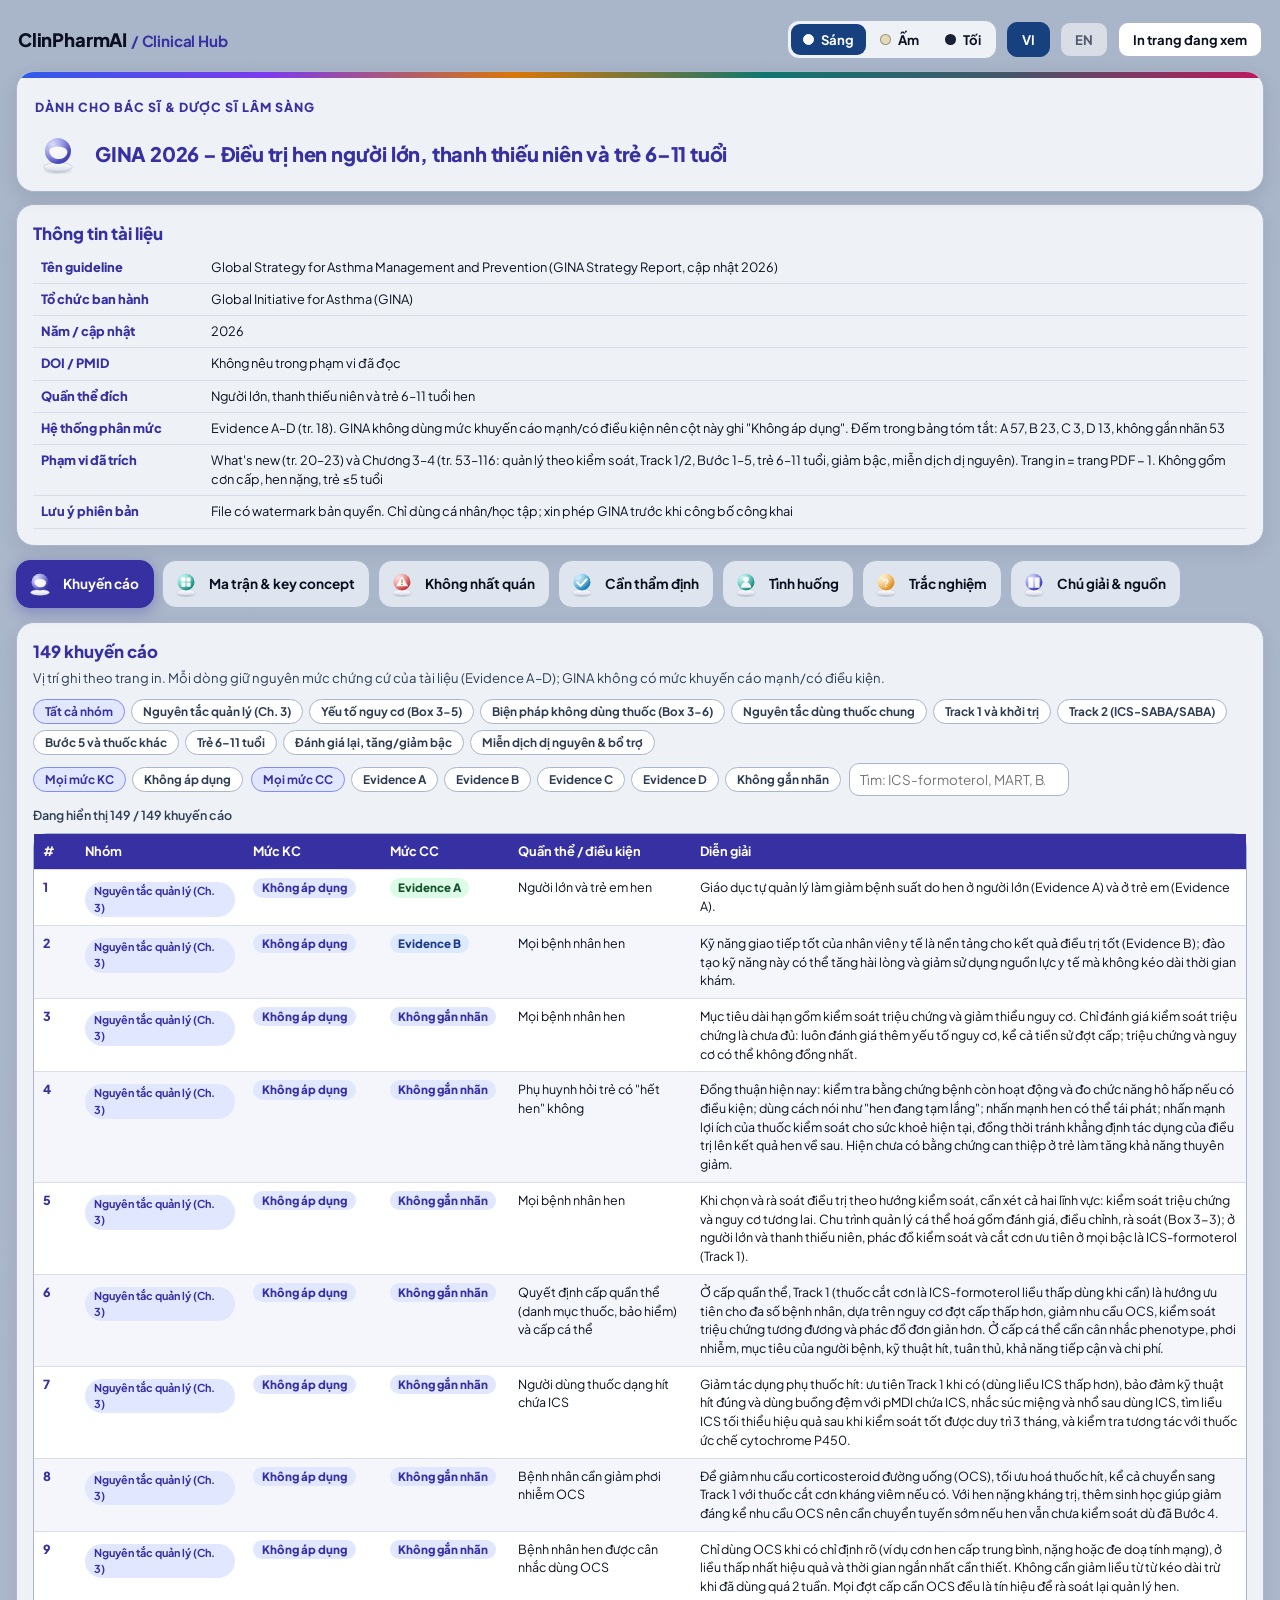
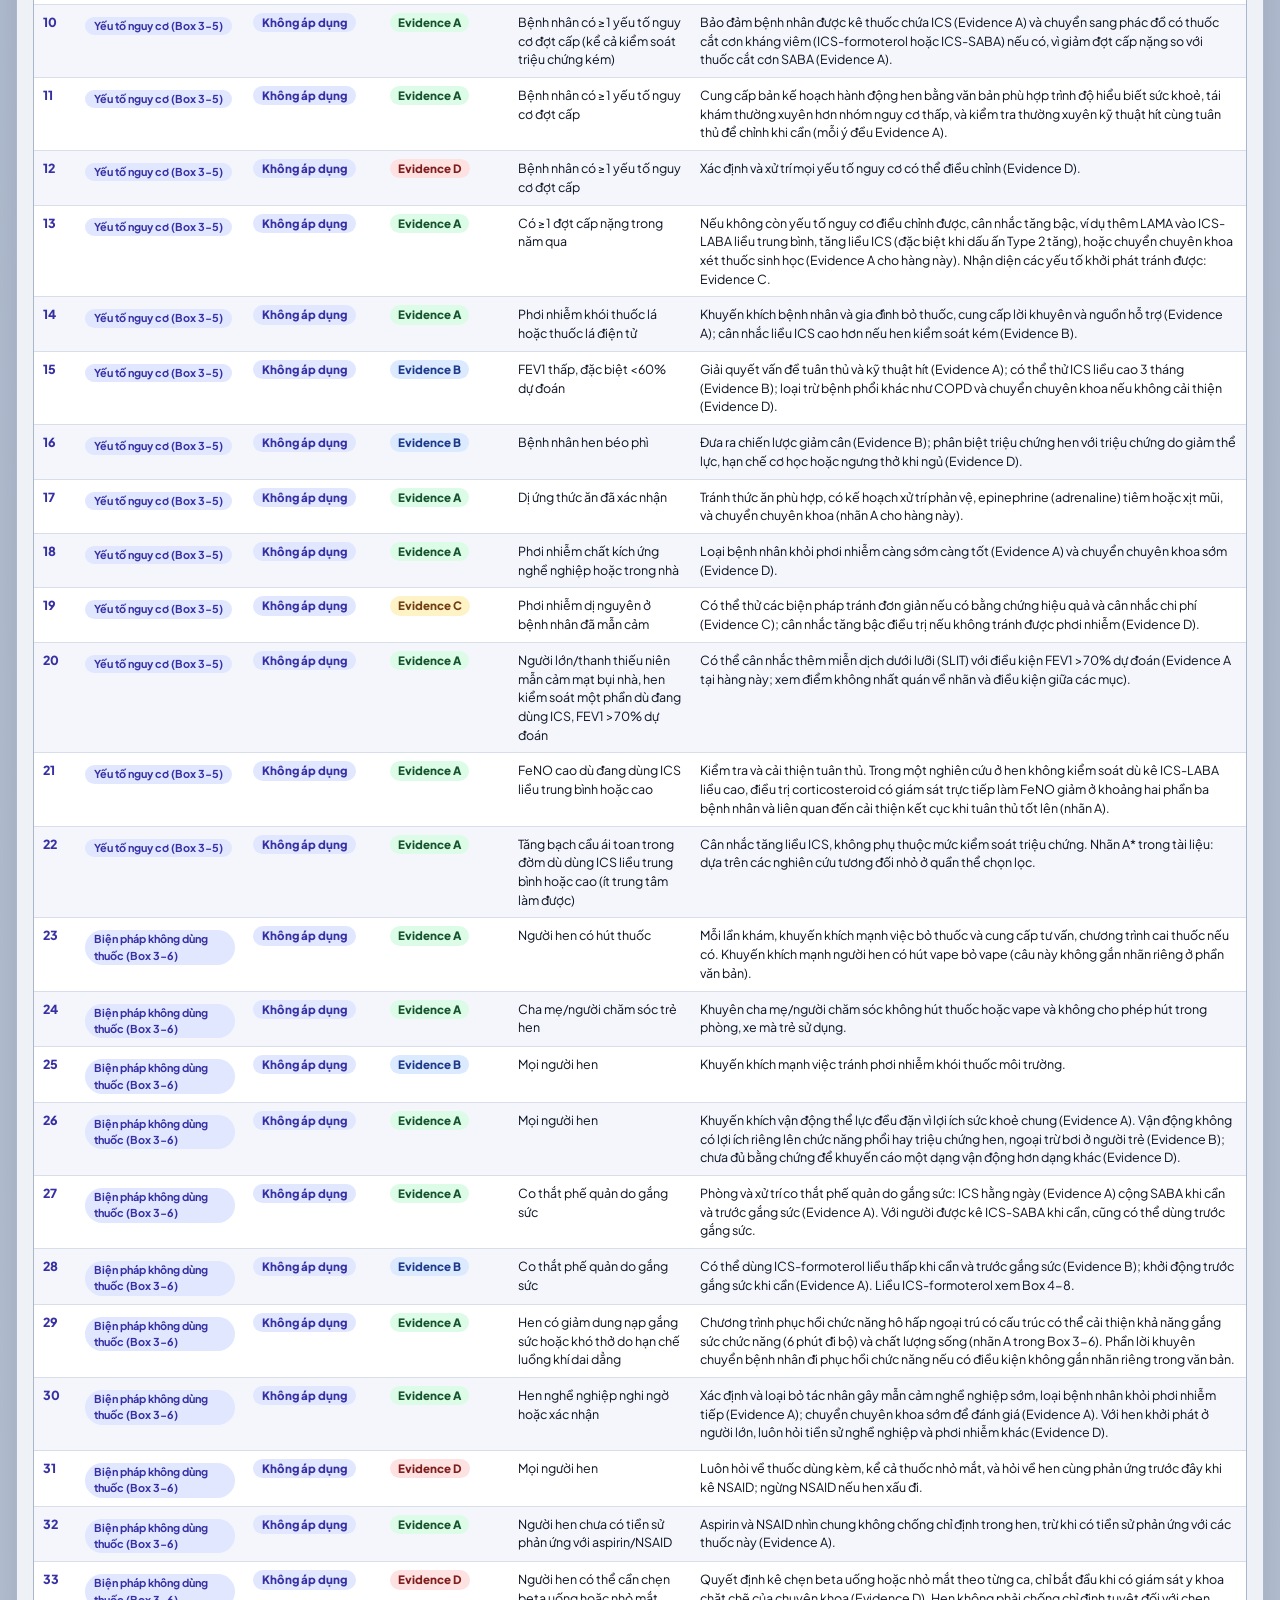
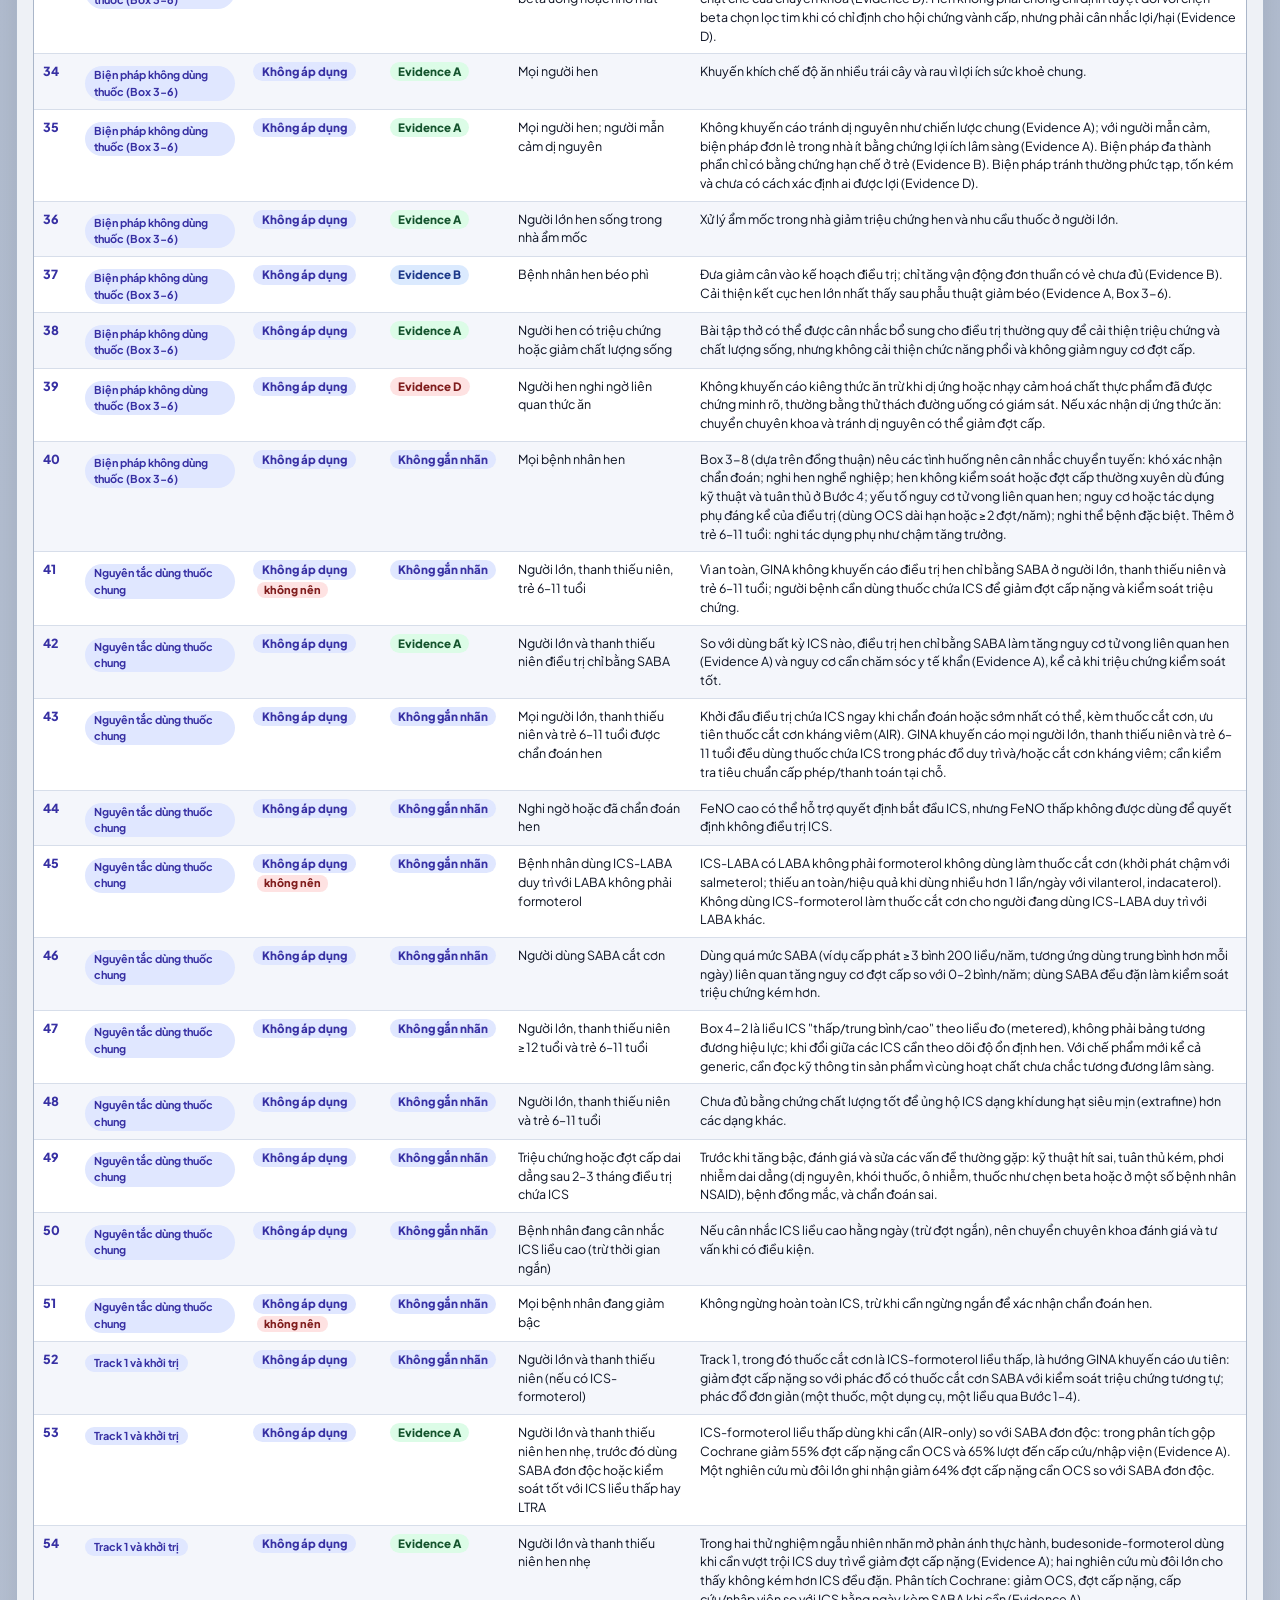
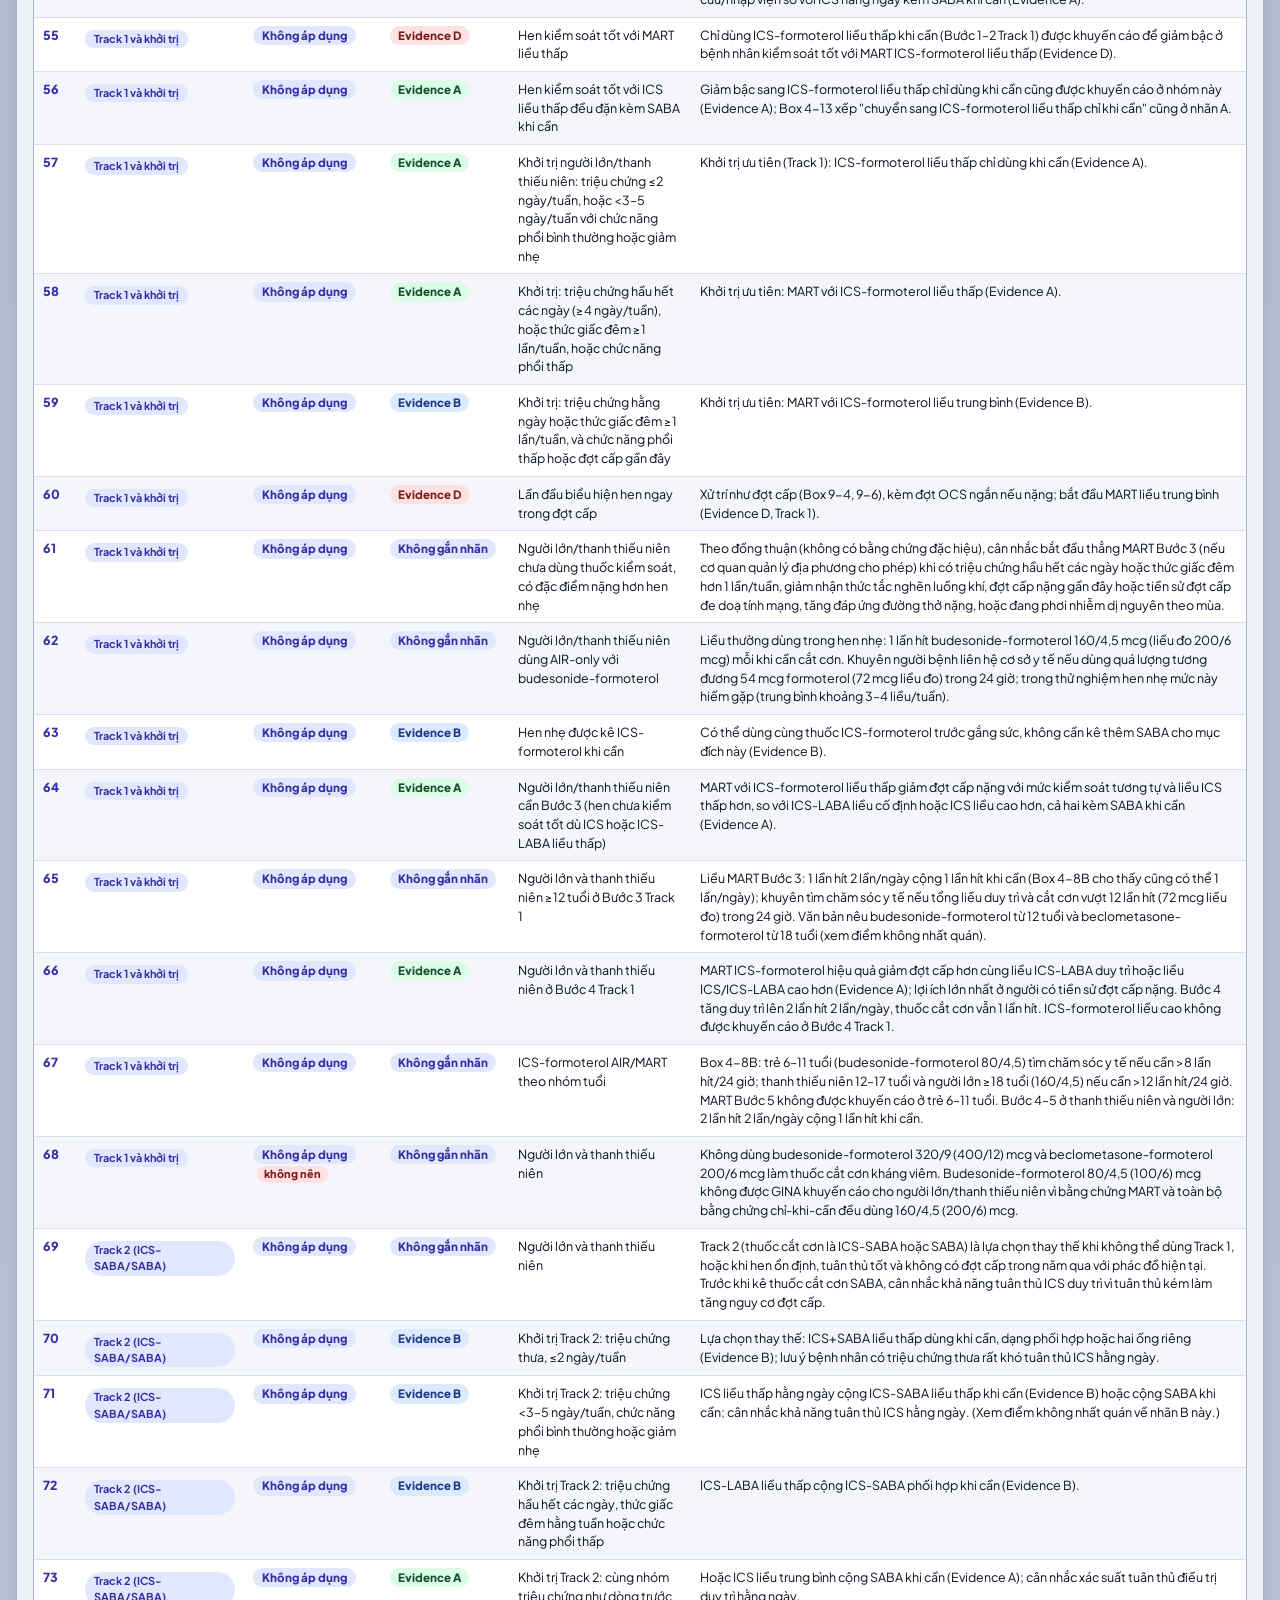
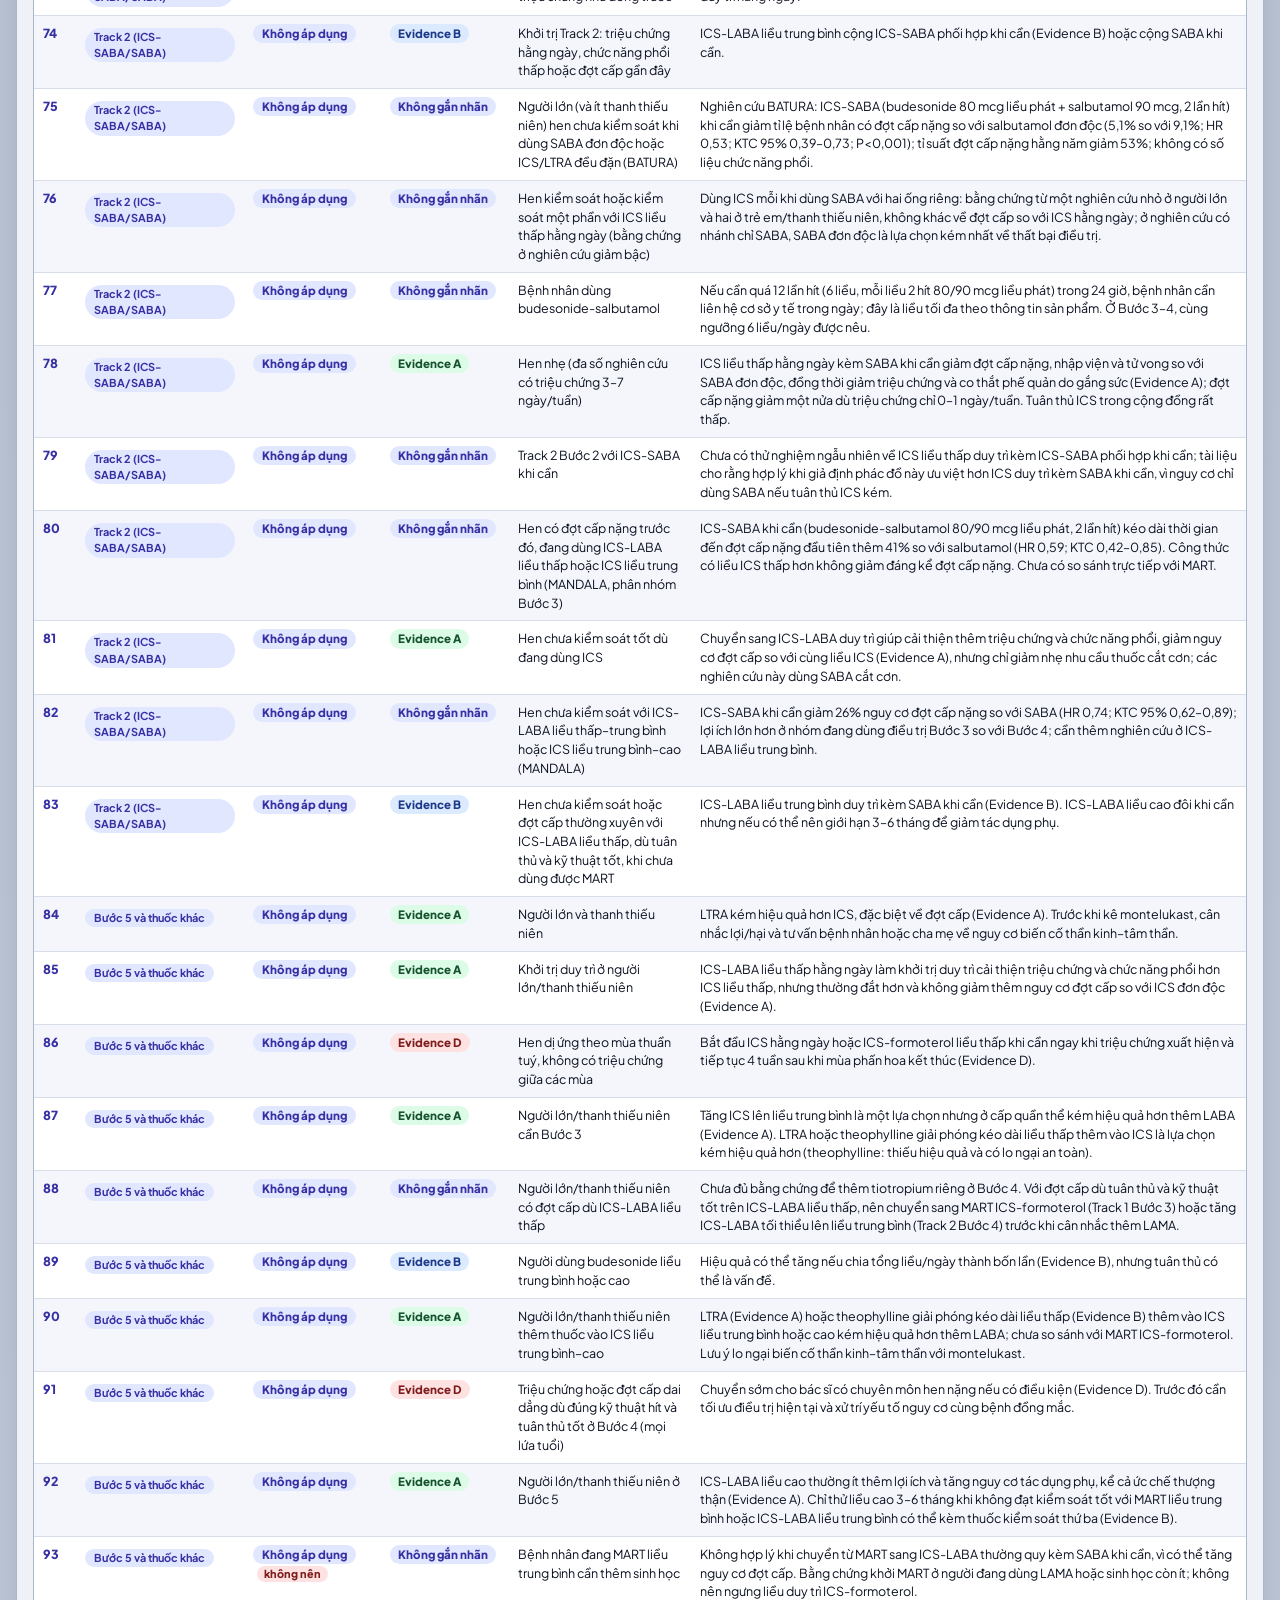
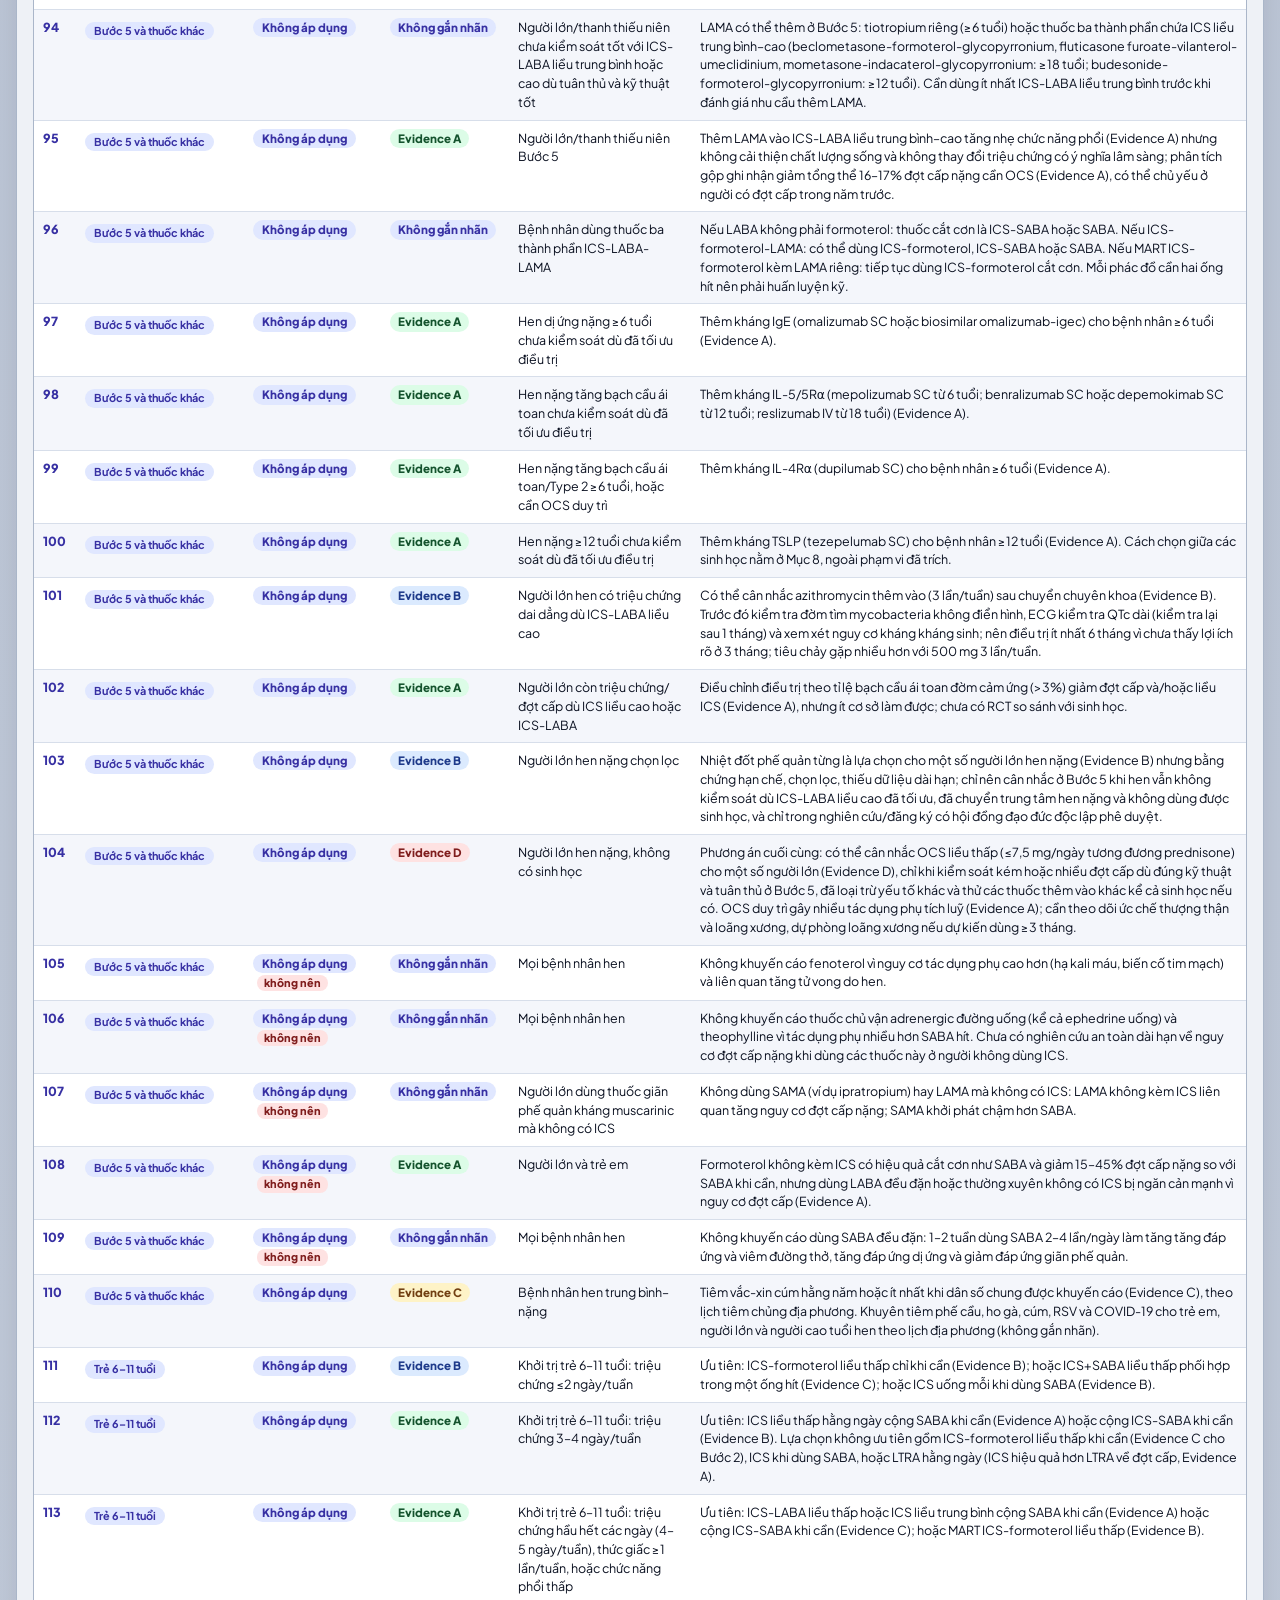
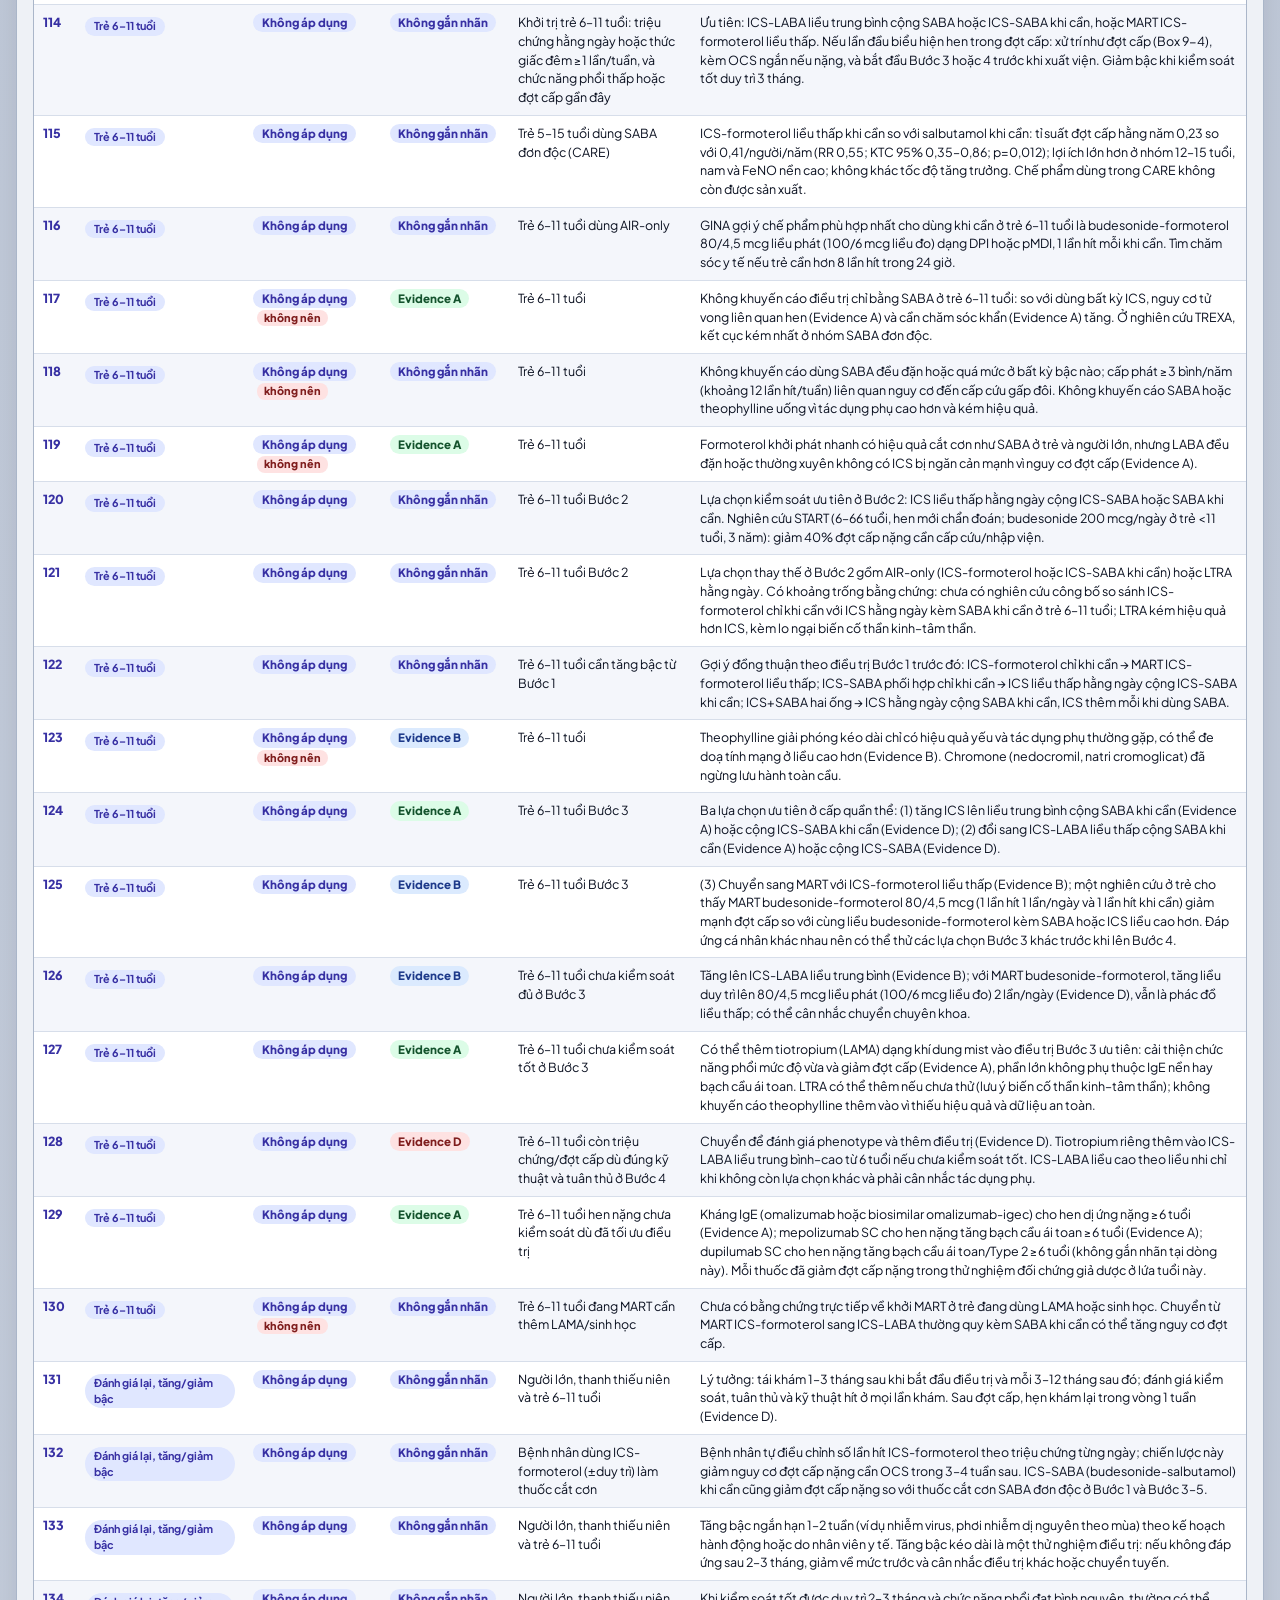
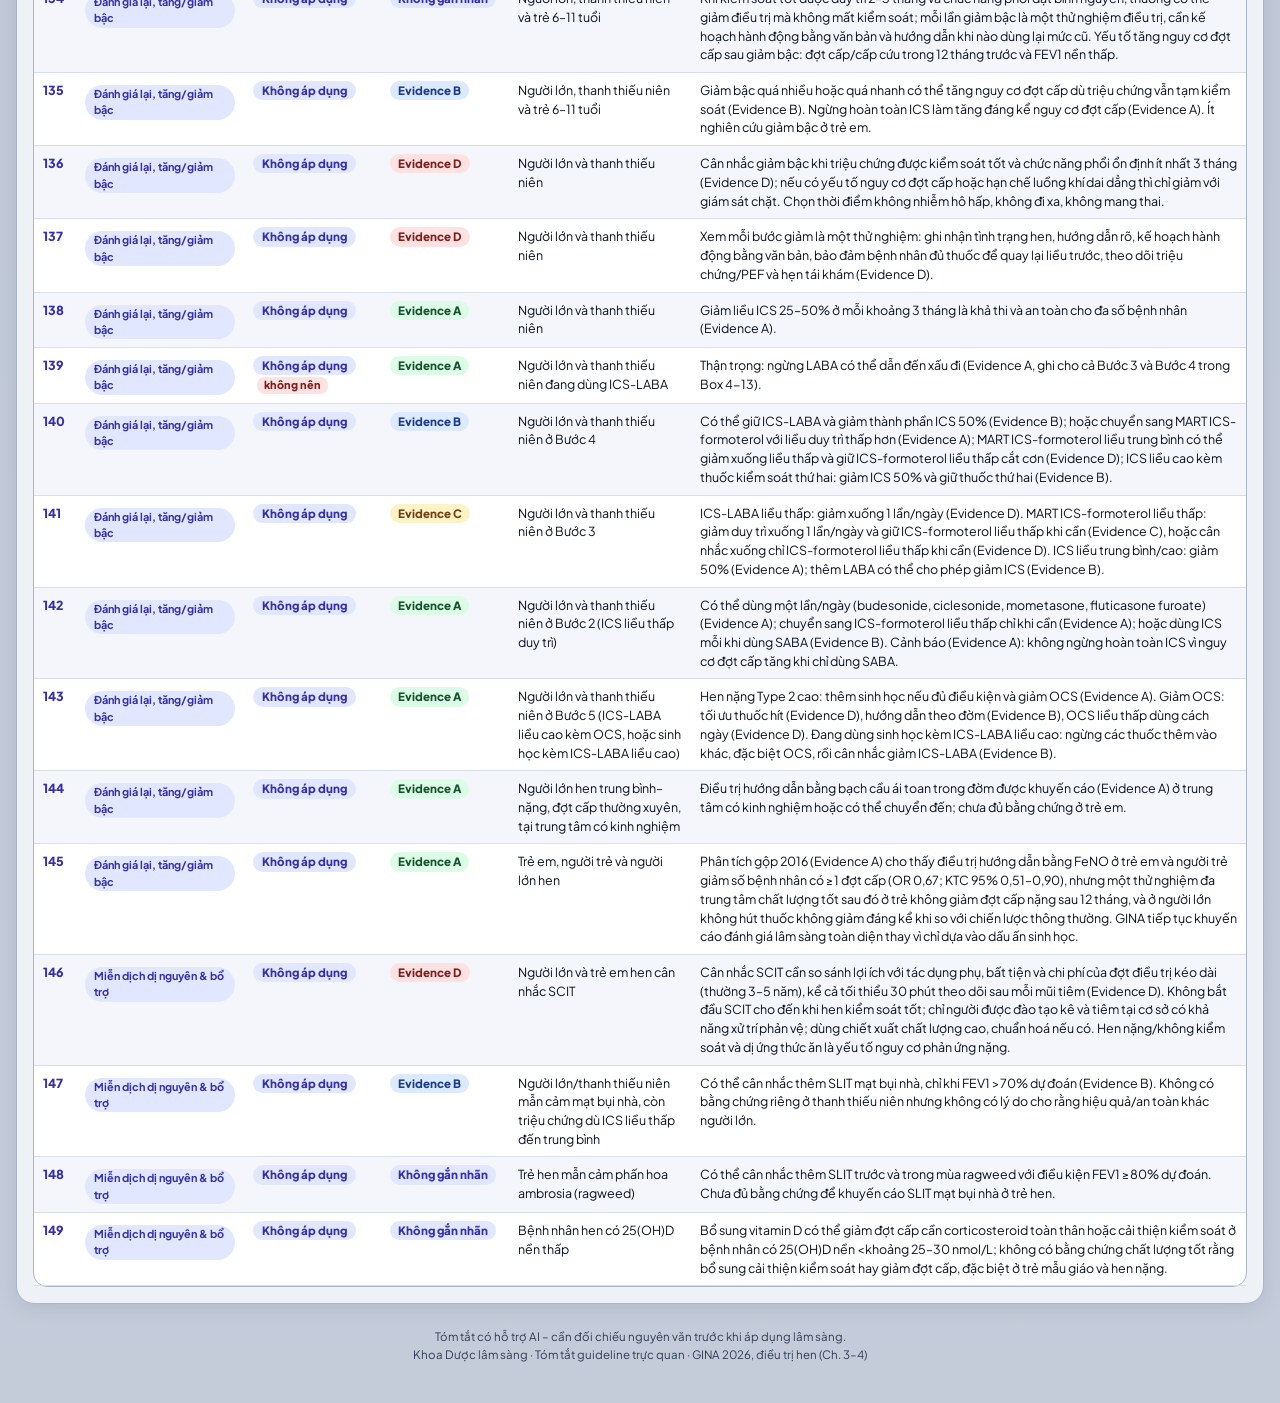
<file: pages/GINA-2026-Ch3-4-tom-tat.html>
<!doctype html>
<html lang="vi" data-theme="light">
<head>
<meta charset="utf-8">
<meta name="viewport" content="width=device-width, initial-scale=1">
<title>GINA 2026 – Điều trị hen người lớn, thanh thiếu niên và trẻ 6–11 tuổi</title>
<meta name="description" content="Tóm tắt trực quan GINA 2026 (What&#x27;s new, Chương 3–4): bảng khuyến cáo giữ nguyên mức chứng cứ, điểm không nhất quán, tình huống, trắc nghiệm.">
<link rel="preconnect" href="https://fonts.googleapis.com">
<link href="https://fonts.googleapis.com/css2?family=Plus+Jakarta+Sans:wght@400;500;600;700;800&display=swap" rel="stylesheet">
<style>
:root{--bg1:#a9b5c9;--bg2:#c4ccda;--card:#eef1f6;--card2:#dfe5ee;--line:#aab6c9;--tx:#0a1020;--mut:#2f3d54;--dim:#4a5a73;
--surf:#fff;--surf2:#f4f6fb;--tnt:#e0e7ff;--tnt2:#eef2ff;--line2:#d7deea;--band:#c7d2fe;--bandt:#1e1b4b;
--g:#15803d;--gb:#dcfce7;--gt:#14532d;--w:#a16207;--wb:#fef3c7;--wt:#713f12;--b:#b91c1c;--bb:#fee2e2;--bt:#7f1d1d;--n:#1d4ed8;--nb:#dbeafe;--nt:#1e3a8a;
--ind:#3730a3;--indt:#3730a3;--navy:#17407e;
--mild:#15803d;--mild-bg:#dcfce7;--mod:#a16207;--mod-bg:#fef3c7;--sev:#b91c1c;--sev-bg:#fee2e2;--life:#5b1030;--life-bg:#f6dce6;}
:root[data-theme="warm"]{--bg1:#e6d8bb;--bg2:#f3ead6;--card:#fbf5e8;--card2:#f0e6d0;--line:#d4c4a1;--tx:#2a2116;--mut:#5a4a33;--dim:#6b5a40;
--surf:#fffdf7;--surf2:#f8f1e1;--tnt:#f1e3c4;--tnt2:#f6ecd5;--line2:#e6d9bb;--band:#e8d6a8;--bandt:#4a3410;
--ind:#8a4b0f;--indt:#7a3f0a;--navy:#7a4a12;--n:#9a3412;}
:root[data-theme="dark"]{--bg1:#0b1220;--bg2:#111a2e;--card:#16213a;--card2:#1e2b4a;--line:#33466b;--tx:#e8edf8;--mut:#b4c0d8;--dim:#93a3c4;
--surf:#1b2a4a;--surf2:#203154;--tnt:#2a3a66;--tnt2:#243457;--line2:#2f4064;--band:#2f3f78;--bandt:#e0e7ff;
--g:#4ade80;--gb:#12361f;--gt:#bbf7d0;--w:#fbbf24;--wb:#3a2d0b;--wt:#fde68a;--b:#f87171;--bb:#3d1620;--bt:#fecaca;--nb:#14284f;--nt:#bfdbfe;--n:#93c5fd;
--ind:#4f46e5;--indt:#c7d2fe;--navy:#3b5bdb;
--mild-bg:#12361f;--mod-bg:#3a2d0b;--sev-bg:#3d1620;--life-bg:#3a1226;}
*{box-sizing:border-box}
html{scroll-behavior:smooth}
body{margin:0;font-family:"Plus Jakarta Sans",system-ui,-apple-system,"Segoe UI",Roboto,sans-serif;color:var(--tx);background:linear-gradient(180deg,var(--bg1),var(--bg2));background-color:var(--bg2);min-height:100vh;line-height:1.5;-webkit-font-smoothing:antialiased}
.wrap{max-width:1360px;margin:0 auto;padding:16px}
header.top{display:flex;gap:14px;align-items:center;flex-wrap:wrap;background:var(--card);border:1px solid var(--line);border-radius:18px;padding:14px 18px;box-shadow:0 6px 20px rgba(10,16,32,.10)}
header.top h1{margin:0;font-size:1.25rem;font-weight:800;color:var(--indt);letter-spacing:-.01em}
header.top p{margin:2px 0 0;font-size:.82rem;color:var(--mut);max-width:860px}
.ico{width:46px;height:46px;flex:none}
.ico svg{width:100%;height:100%;display:block}
.sp{flex:1}
.ainote{margin:12px 0 0;background:var(--wb);border:1px solid #fcd34d;color:var(--wt);border-radius:12px;padding:10px 14px;font-size:.8rem;font-weight:600}
.ainote p{margin:4px 0 0;font-weight:500}
nav.tabs{display:flex;gap:8px;flex-wrap:wrap;margin:14px 0}
nav.tabs button{display:flex;align-items:center;gap:8px;border:1px solid var(--line);background:var(--card2);color:var(--tx);border-radius:14px;padding:8px 14px 8px 8px;font-weight:700;font-size:.85rem;cursor:pointer;font-family:inherit}
nav.tabs button .ico{width:30px;height:30px}
nav.tabs button[aria-selected="true"]{background:var(--ind);color:#fff;border-color:var(--indt);box-shadow:0 4px 14px rgba(55,48,163,.35)}
nav.tabs button:hover:not([aria-selected="true"]){background:var(--surf)}
button:focus-visible,input:focus-visible,select:focus-visible,a:focus-visible{outline:3px solid #818cf8;outline-offset:2px}
.panel{background:var(--card);border:1px solid var(--line);border-radius:18px;padding:16px;box-shadow:0 6px 20px rgba(10,16,32,.08);margin-bottom:14px}
.panel[hidden]{display:none}
.panel h2{margin:0 0 4px;font-size:1.05rem;font-weight:800;color:var(--indt)}
.panel h3{margin:0 0 6px;font-size:.92rem;font-weight:800;color:var(--indt)}
.sub{margin:0 0 12px;color:var(--mut);font-size:.82rem}
.ref{color:var(--n);font-weight:700;font-size:.72rem;display:block;margin-top:2px}
.cnt{font-size:.78rem;color:var(--mut);font-weight:600;margin:0 0 8px}
.filters{display:flex;gap:8px;flex-wrap:wrap;align-items:center;margin-bottom:10px}
.chips{display:flex;gap:6px;flex-wrap:wrap}
.chip{border:1px solid var(--line);background:var(--surf);border-radius:999px;padding:4px 11px;font-size:.74rem;font-weight:700;color:var(--mut);cursor:pointer;font-family:inherit}
.chip[aria-pressed="true"]{background:var(--tnt);color:var(--indt);border-color:#818cf8}
.search{border:1px solid var(--line);border-radius:10px;padding:7px 10px;font-size:.84rem;font-family:inherit;background:var(--surf);color:var(--tx);min-width:220px}
.sr-only{position:absolute;width:1px;height:1px;overflow:hidden;clip:rect(0 0 0 0)}
.tw{border:1px solid var(--line);border-radius:14px;background:var(--surf)}
.tw .sc{overflow-x:visible}
table.rs{width:100%;border-collapse:collapse;font-size:.78rem}
table.rs th,table.rs td{padding:8px 9px;vertical-align:top;overflow-wrap:anywhere;border-bottom:1px solid var(--line2);text-align:left}
table.rs thead th{background:var(--ind);color:#fff;font-size:.8rem}
table.rs tbody tr:nth-child(even) td{background:var(--surf2)}
td.num{font-weight:800;color:var(--indt);width:42px}
td.drug{min-width:130px;overflow-wrap:normal!important}
td.drug b{color:var(--indt)}
#td td.num,#td th:nth-child(2){width:120px}
#td td.num{white-space:normal}
.grp{display:inline-block;margin-top:4px;background:var(--tnt);color:var(--indt);border-radius:999px;padding:1px 9px;font-size:.68rem;font-weight:700}
.ev{display:inline-block;min-width:24px;text-align:center;border-radius:999px;padding:1px 8px;font-weight:800;font-size:.72rem;margin-right:4px}
.ev.A{background:var(--gb);color:var(--gt)}.ev.D{background:var(--nb);color:var(--nt)}.ev.B{background:var(--wb);color:var(--wt)}
.evn{display:block;font-size:.72rem;color:var(--mut);margin-top:4px}
.empty{text-align:center;color:var(--mut);padding:18px!important}
.flag{display:inline-block;margin-top:4px;background:var(--wb);border:1px solid #fcd34d;color:var(--wt);border-radius:8px;padding:2px 8px;font-size:.72rem;font-weight:700}
.cap{display:inline-block;background:var(--bb);color:var(--bt);border-radius:8px;padding:2px 8px;font-weight:800;font-size:.74rem}
.chipcn{display:inline-block;background:var(--wb);color:var(--wt);border:1px solid #fcd34d;border-radius:999px;padding:1px 9px;font-size:.7rem;font-weight:800}

/* thang mức độ */
.ladder{display:grid;grid-template-columns:repeat(4,1fr);gap:8px;margin-bottom:10px}
.step{border:2px solid var(--line);background:var(--surf);border-radius:14px;padding:9px 10px;cursor:pointer;font-family:inherit;text-align:left;color:var(--tx)}
.step .nm{display:block;font-weight:800;font-size:.9rem}
.step .mt{display:block;font-size:.72rem;color:var(--mut);font-weight:600}
.step[data-k="nhe"]{--c:var(--mild)}.step[data-k="vua"]{--c:var(--mod)}.step[data-k="nang"]{--c:var(--sev)}.step[data-k="doa"]{--c:var(--life)}
.step[aria-pressed="true"]{border-color:var(--c);background:var(--c);color:#fff;box-shadow:0 4px 14px rgba(10,16,32,.25)}
.step[aria-pressed="true"] .mt{color:#fff}
.sevpanel{display:grid;grid-template-columns:1fr 1fr;gap:14px;border:2px solid var(--c);background:var(--surf);border-radius:14px;padding:12px 14px;border-left-width:8px}
.sevpanel .rule,.sevpanel .where{font-size:.78rem;color:var(--mut);margin:0 0 8px;font-weight:600}
dl.signs{margin:0;display:grid;grid-template-columns:150px 1fr;gap:4px 10px;font-size:.78rem}
dl.signs dt{font-weight:800;color:var(--indt)}dl.signs dd{margin:0}
ul.acts{margin:0;padding-left:18px;font-size:.8rem}ul.acts li{margin-bottom:6px}

/* ma trận nhanh */
.qmw{overflow-x:auto}
.qm{width:100%;min-width:760px;table-layout:fixed;border-collapse:separate;border-spacing:4px;font-size:.78rem}
.qm th{background:var(--ind);color:#fff;padding:8px;border-radius:8px}
.qm td.lab{background:var(--card2);font-weight:800;color:var(--indt);padding:8px;border-radius:8px;width:16%}
.qm td.q{padding:8px;border-radius:8px;overflow-wrap:anywhere;font-weight:600;border:1px solid rgba(10,16,32,.10)}
.qg{background:var(--gb);color:var(--gt)}.qw{background:var(--wb);color:var(--wt)}.qb{background:var(--bb);color:var(--bt)}.qn{background:var(--nb);color:var(--nt)}.qd{background:#7f1d1d;color:#fff}
.legend{display:flex;gap:8px;flex-wrap:wrap;margin:10px 0 0;font-size:.76rem;font-weight:700;align-items:center}
.legend span.k{padding:3px 10px;border-radius:999px;border:1px solid rgba(10,16,32,.12)}
.legend a{color:var(--n);text-decoration:underline}

/* đường đi */
.path{display:grid;grid-template-columns:repeat(4,1fr);gap:10px;margin-bottom:12px}
.stage{background:var(--surf);border:1px solid var(--line);border-radius:14px;padding:10px 12px}
.stage .n{display:inline-flex;width:26px;height:26px;border-radius:50%;background:var(--ind);color:#fff;font-weight:800;align-items:center;justify-content:center;font-size:.8rem;margin-bottom:4px}
.stage ul,.gate ul,.box ul,.admit ul{margin:6px 0 0;padding-left:16px;font-size:.78rem}
.stage li,.gate li,.box li,.admit li{margin-bottom:4px}
.gates{display:grid;grid-template-columns:repeat(3,1fr);gap:10px;margin-bottom:12px}
.gate{border-radius:14px;padding:10px 12px;border:2px solid var(--line);background:var(--surf)}
.gate.ok{border-color:var(--g);background:var(--gb)}.gate.part{border-color:#d97706;background:var(--wb)}.gate.bad{border-color:var(--b);background:var(--bb)}
.admit{background:var(--surf);border:2px dashed var(--b);border-radius:14px;padding:10px 14px;margin-bottom:12px}
.cols{display:grid;grid-template-columns:repeat(3,1fr);gap:10px}
.box{background:var(--surf);border:2px solid var(--b);border-radius:14px;padding:10px 12px}
.box.alt{border-color:#d97706}.box.dk{border-color:var(--indt)}

/* công cụ liều */
.form{display:grid;grid-template-columns:repeat(auto-fit,minmax(170px,1fr));gap:10px;margin-bottom:12px}
.form label{display:flex;flex-direction:column;gap:3px;font-size:.74rem;font-weight:700;color:var(--mut)}
.form input,.form select{border:1px solid var(--line);border-radius:10px;padding:8px 10px;font-size:.88rem;font-family:inherit;background:var(--surf);color:var(--tx)}
.est{display:flex;gap:10px;flex-wrap:wrap;margin:8px 0 14px}
.est div{background:var(--tnt);border-radius:12px;padding:8px 14px;font-weight:800;color:var(--indt);font-size:.86rem}
.est small{display:block;font-weight:600;color:var(--mut);font-size:.7rem}
.res{display:grid;grid-template-columns:repeat(auto-fit,minmax(270px,1fr));gap:10px}
.rc{border-radius:14px;padding:12px;border:2px solid var(--c);background:var(--surf)}
.rc h3{margin:0 0 6px;font-size:.88rem;font-weight:800;color:var(--c)}
.badge{display:inline-block;padding:2px 10px;border-radius:999px;font-size:.7rem;font-weight:800;margin-bottom:6px}
.s-ok{background:var(--gb);color:var(--gt)}.s-warn{background:var(--wb);color:var(--wt)}.s-na{background:var(--nb);color:var(--nt)}
.rc .dose{font-weight:800;font-size:.9rem;margin-bottom:6px}
.rc ul{margin:0;padding-left:16px;font-size:.76rem;color:var(--mut)}
.disc{font-size:.76rem;color:var(--mut);margin-top:10px}
.warn{background:var(--wb);border:1px solid #fcd34d;color:var(--wt);border-radius:10px;padding:8px 12px;font-size:.8rem;font-weight:600}

/* tình huống */
.cases{display:grid;gap:12px}
.case{background:var(--surf);border:1px solid var(--line);border-radius:14px;padding:12px 14px}
.case h3{margin:0 0 8px;font-size:.92rem;color:var(--indt);font-weight:800}
.case .row{display:grid;grid-template-columns:120px 1fr;gap:8px;font-size:.8rem;padding:4px 0;border-top:1px dashed var(--line2)}
.case .row b{font-weight:800}
.case .row.p b{color:var(--g)}.case .row.a b{color:var(--w)}.case .row.x b{color:var(--b)}.case .row.y b{color:var(--indt)}

/* trắc nghiệm */
.qh{font-weight:800;font-size:.95rem;margin:6px 0 10px}
.opt{display:block;width:100%;text-align:left;border:2px solid var(--line);background:var(--surf);border-radius:12px;padding:9px 12px;margin-bottom:8px;font-weight:600;font-size:.84rem;cursor:pointer;font-family:inherit;color:var(--tx)}
.opt:hover:not([disabled]){border-color:#818cf8;background:var(--tnt2)}
.opt.ok{border-color:var(--g);background:var(--gb)}.opt.no{border-color:var(--b);background:var(--bb)}
.expl{background:var(--tnt2);border-left:4px solid var(--ind);padding:8px 12px;border-radius:8px;font-size:.8rem;margin:8px 0}
.btn{border:0;background:var(--ind);color:#fff;border-radius:12px;padding:8px 18px;font-weight:800;font-size:.84rem;cursor:pointer;font-family:inherit}
.btn.alt{background:var(--surf);color:var(--indt);border:1px solid var(--ind)}

/* chú giải, nguồn */
.sec ol{margin:0;padding-left:18px;font-size:.8rem}
table.gl{width:100%;table-layout:fixed;border-collapse:collapse;font-size:.76rem;margin-bottom:12px}
table.gl th,table.gl td{border-bottom:1px solid var(--line2);padding:6px 8px;text-align:left;vertical-align:top;overflow-wrap:anywhere}
table.gl th{background:var(--band);color:var(--bandt)}
table.gl td:first-child{font-weight:800;color:var(--indt);width:16%}
.two{display:grid;grid-template-columns:1.2fr 1fr;gap:14px;font-size:.8rem}
.two ul{margin:0;padding-left:18px}.two li{margin-bottom:5px}
.refs{font-size:.76rem;color:var(--mut);list-style:none;padding-left:0!important}
footer{font-size:.72rem;color:var(--mut);text-align:center;padding:10px 0 24px}

@media(max-width:900px){
 .ladder{grid-template-columns:repeat(2,1fr)}.path,.cols,.gates,.two,.sevpanel{grid-template-columns:1fr}
 .case .row{grid-template-columns:1fr}dl.signs{grid-template-columns:120px 1fr}
 .tw{overflow-x:auto}table.rs{min-width:640px}
}
@media(max-width:640px){.wrap{padding:10px}.search{min-width:0;width:100%}}
@media(prefers-reduced-motion:reduce){html{scroll-behavior:auto}}
@media print{nav.tabs,.filters,.ladder,.btn{display:none}body{background:var(--surf)}.panel{break-inside:avoid-page}}

html[data-theme="dark"] .rc h3{color:var(--indt)}
html[data-theme="dark"] .ico svg{filter:brightness(.95)}

/* thanh trên cùng */
.topbar{display:flex;align-items:center;gap:10px;flex-wrap:wrap;padding:4px 2px 12px}
.brand{font-weight:800;font-size:1.15rem;color:var(--tx);letter-spacing:-.01em}
.brand span{color:var(--indt);font-size:.95rem;font-weight:700;margin-left:4px}
.seg{display:flex;gap:2px;border:1px solid var(--line);background:var(--card);border-radius:12px;padding:3px}
.seg button{border:0;background:transparent;border-radius:9px;padding:7px 12px;font-weight:700;font-size:.82rem;display:flex;align-items:center;gap:7px;color:var(--tx);cursor:pointer;font-family:inherit}
.seg button[aria-pressed="true"]{background:var(--navy);color:#fff}
.seg .dot{width:11px;height:11px;border-radius:50%;border:1px solid rgba(10,16,32,.35);display:inline-block}
.dot.l{background:#fff}.dot.w{background:#e6d9b8}.dot.d{background:#1a2238}
.seg button[aria-pressed="true"] .dot{border-color:#fff}
.pb{border:1px solid var(--line);background:var(--surf);border-radius:10px;padding:8px 14px;font-weight:700;font-size:.82rem;color:var(--tx);cursor:pointer;font-family:inherit}
.pb[aria-pressed="true"]{background:var(--navy);color:#fff;border-color:var(--navy)}
.pb:disabled{opacity:.55;cursor:not-allowed}
.pb:hover:not(:disabled):not([aria-pressed="true"]){background:var(--tnt2)}
header.top{position:relative;overflow:hidden;padding-top:26px}
header.top::before{content:"";position:absolute;left:0;right:0;top:0;height:6px;background:linear-gradient(90deg,#2f5bea,#7c3aed,#d97706,#0f766e,#475569,#be185d)}
.eyebrow{width:100%;font-size:.78rem;font-weight:800;letter-spacing:.08em;text-transform:uppercase;color:var(--indt)}

.docinfo{margin-top:12px}
.docinfo dl{margin:6px 0 0;display:grid;grid-template-columns:170px 1fr;gap:0;font-size:.8rem}
.docinfo dt,.docinfo dd{margin:0;padding:6px 8px;border-bottom:1px solid var(--line2)}
.docinfo dt{font-weight:800;color:var(--indt)}
.ainote{font-size:.84rem}
@media(max-width:640px){.docinfo dl{grid-template-columns:1fr}.docinfo dt{border-bottom:0;padding-bottom:0}}
@media print{.topbar{display:none}html[data-theme]{--bg1:#a9b5c9;--bg2:#c4ccda;--card:#eef1f6;--card2:#dfe5ee;--line:#aab6c9;--tx:#0a1020;--mut:#2f3d54;--dim:#4a5a73;--surf:#fff;--surf2:#f4f6fb;--tnt:#e0e7ff;--tnt2:#eef2ff;--line2:#d7deea;--band:#c7d2fe;--bandt:#1e1b4b;--g:#15803d;--gb:#dcfce7;--gt:#14532d;--w:#a16207;--wb:#fef3c7;--wt:#713f12;--b:#b91c1c;--bb:#fee2e2;--bt:#7f1d1d;--n:#1d4ed8;--nb:#dbeafe;--nt:#1e3a8a;--ind:#3730a3;--indt:#3730a3;--navy:#17407e;--mild:#15803d;--mild-bg:#dcfce7;--mod:#a16207;--mod-bg:#fef3c7;--sev:#b91c1c;--sev-bg:#fee2e2;--life:#5b1030;--life-bg:#f6dce6;--bg1:#fff;--bg2:#fff}}

/* bổ sung cho trang ACG */
.st{display:inline-block;border-radius:999px;padding:1px 9px;font-weight:800;font-size:.72rem}
.st.S{background:var(--gb);color:var(--gt)}.st.C{background:var(--wb);color:var(--wt)}
.ev.mod{background:var(--nb);color:var(--nt)}.ev.low{background:var(--tnt);color:var(--indt)}.ev.vlow{background:var(--bb);color:var(--bt)}
.neg{display:inline-block;margin-left:4px;background:var(--bb);color:var(--bt);border-radius:8px;padding:0 7px;font-size:.68rem;font-weight:800}
tr.hl td{outline:2px solid #818cf8;outline-offset:-2px;background:var(--tnt2)!important}
.mx{display:grid;grid-template-columns:110px 1fr 1fr;gap:6px;font-size:.78rem}
.mx>div{border-radius:10px;padding:8px}
.mx .h{background:var(--ind);color:#fff;font-weight:800;text-align:center}
.mx .r{background:var(--card2);color:var(--indt);font-weight:800;display:flex;align-items:center}
.mx .c{background:var(--surf);border:1px solid var(--line2);display:flex;gap:5px;flex-wrap:wrap;align-content:flex-start;min-height:54px}
.mx .c.S{background:var(--gb)}.mx .c.C{background:var(--wb)}
.rb{border:1px solid rgba(10,16,32,.2);background:var(--surf);color:var(--tx);border-radius:8px;padding:2px 9px;font-weight:800;font-size:.76rem;cursor:pointer;font-family:inherit}
.rb:hover{background:var(--tnt)}
.ico3{display:block;width:100%;height:100%}
.note{font-size:.78rem;color:var(--mut);margin:6px 0 0}
.lbl{font-size:.74rem;font-weight:800;color:var(--indt)}
.calc2{display:grid;grid-template-columns:1fr 1fr;gap:14px}
@media(max-width:900px){.calc2{grid-template-columns:1fr}.mx{grid-template-columns:80px 1fr 1fr}}
table.rs td.vt{min-width:150px}
.st,.ev{white-space:nowrap}
table.rs td.nw{min-width:96px;overflow-wrap:normal}

.tg{background:var(--gb);color:var(--gt)}.tw2{background:var(--wb);color:var(--wt)}.tb{background:var(--bb);color:var(--bt)}.tn{background:var(--nb);color:var(--nt)}.ti{background:var(--tnt);color:var(--indt)}
.mx .c.tg{background:var(--gb)}.mx .c.tw2{background:var(--wb)}.mx .c.tb{background:var(--bb)}.mx .c.tn{background:var(--nb)}.mx .c.ti{background:var(--tnt2)}
</style>
</head>
<body>
<svg width="0" height="0" style="position:absolute" aria-hidden="true"><defs>

<linearGradient id="g-ped" x1="0" y1="0" x2="0" y2="1"><stop offset="0" stop-color="#ffffff"/><stop offset="1" stop-color="#d9deea"/></linearGradient>
<linearGradient id="g-ind" x1="0" y1="0" x2="1" y2="1"><stop offset="0" stop-color="#818cf8"/><stop offset="1" stop-color="#3730a3"/></linearGradient>
<linearGradient id="g-teal" x1="0" y1="0" x2="1" y2="1"><stop offset="0" stop-color="#5eead4"/><stop offset="1" stop-color="#0f766e"/></linearGradient>
<linearGradient id="g-amb" x1="0" y1="0" x2="1" y2="1"><stop offset="0" stop-color="#fde68a"/><stop offset="1" stop-color="#d97706"/></linearGradient>
<linearGradient id="g-blu" x1="0" y1="0" x2="1" y2="1"><stop offset="0" stop-color="#7dd3fc"/><stop offset="1" stop-color="#0369a1"/></linearGradient>
<linearGradient id="g-red" x1="0" y1="0" x2="1" y2="1"><stop offset="0" stop-color="#fca5a5"/><stop offset="1" stop-color="#b91c1c"/></linearGradient>
<radialGradient id="r-sh" cx=".5" cy=".5" r=".5"><stop offset="0" stop-color="#0a1020" stop-opacity=".28"/><stop offset="1" stop-color="#0a1020" stop-opacity="0"/></radialGradient>
<radialGradient id="r-hi" cx=".3" cy=".25" r=".7"><stop offset="0" stop-color="#fff" stop-opacity=".75"/><stop offset="1" stop-color="#fff" stop-opacity="0"/></radialGradient>


</defs></svg>
<div class="wrap">
<div class="topbar">
  <div class="brand" id="brand"></div>
  <div class="sp"></div>
  <div class="seg" role="group" aria-label="Chế độ nền">
    <button type="button" data-th="light" aria-pressed="true"><span class="dot l"></span>Sáng</button>
    <button type="button" data-th="warm" aria-pressed="false"><span class="dot w"></span>Ấm</button>
    <button type="button" data-th="dark" aria-pressed="false"><span class="dot d"></span>Tối</button>
  </div>
  <button type="button" class="pb" aria-pressed="true" id="lang-vi">VI</button>
  <button type="button" class="pb" id="lang-en" disabled title="Bản tiếng Anh chưa có">EN</button>
  <button type="button" class="pb" id="print-btn">In trang đang xem</button>
</div>
<header class="top">
  <div class="eyebrow" id="eyebrow"></div>
  <div class="ico" id="hico"></div>
  <div><h1 id="h1"></h1></div>
</header>
<section class="panel docinfo" aria-label="Thông tin tài liệu">
  <h2>Thông tin tài liệu</h2>
  <dl id="docdl"></dl>
</section>
<noscript><p class="ainote">Trang này cần bật JavaScript để hiển thị bảng, bộ lọc và công cụ tính.</p></noscript>
<nav class="tabs" id="tabs" role="tablist" aria-label="Nội dung"></nav>

<div class="panel" id="p-rec" role="tabpanel">
  <h2 id="rec-h"></h2>
  <p class="sub" id="rec-sub"></p>
  <div class="filters">
    <div class="chips" id="gchips" role="group" aria-label="Lọc theo nhóm"></div>
    <div class="chips" id="schips" role="group" aria-label="Lọc theo mức khuyến cáo"></div>
    <div class="chips" id="echips" role="group" aria-label="Lọc theo mức chứng cứ"></div>
    <label class="sr-only" for="q">Tìm trong bảng khuyến cáo</label>
    <input class="search" id="q" type="search" placeholder="Tìm trong bảng khuyến cáo…">
  </div>
  <p class="cnt" id="count" aria-live="polite"></p>
  <div class="tw"><table class="rs" id="recs"></table></div>
</div>

<div class="panel" id="p-mx" role="tabpanel" hidden>
  <h2>Ma trận mức khuyến cáo × mức chứng cứ</h2>
  <p class="sub">Bấm số khuyến cáo để mở dòng tương ứng. Ô trống nghĩa là không có khuyến cáo nào ở mức đó.</p>
  <div class="mx" id="mx"></div>
  <p class="note" id="mx-note"></p>
  <div id="kc-wrap"><h2 style="margin-top:16px" id="kc-h"></h2>
  <div class="tw"><table class="rs" id="kc"></table></div></div>
</div>

<div class="panel" id="p-calc" role="tabpanel" hidden>
  <h2 id="calc-h"></h2>
  <p class="sub" id="calc-sub"></p>
  <div id="calc-body"></div>
  <p class="disc" id="calc-disc"></p>
</div>

<div class="panel" id="p-inc" role="tabpanel" hidden>
  <h2 id="inc-h"></h2>
  <p class="sub" id="inc-sub"></p>
  <div class="tw"><table class="rs" id="inc"></table></div>
</div>

<div class="panel" id="p-val" role="tabpanel" hidden>
  <h2>Khả năng áp dụng tại bệnh viện</h2>
  <p class="sub">Danh sách điểm cần thẩm định. Chưa đối chiếu với danh mục thuốc hay phác đồ nội bộ vì chưa được cung cấp.</p>
  <div class="tw"><table class="rs" id="val"></table></div>
</div>

<div class="panel" id="p-case" role="tabpanel" hidden>
  <h2>Tình huống minh hoạ (AI soạn, không phải ca thật)</h2>
  <p class="sub">Mỗi tình huống dẫn số dòng khuyến cáo làm cơ sở và giữ mức chứng cứ của dòng gốc.</p>
  <div class="cases" id="cases"></div>
</div>

<div class="panel" id="p-quiz" role="tabpanel" hidden>
  <h2>Trắc nghiệm ôn nhanh</h2>
  <p class="sub" id="qprog"></p>
  <div id="quiz"></div>
</div>

<div class="panel sec" id="p-ref" role="tabpanel" hidden>
  <h2>Chú giải từ viết tắt</h2>
  <table class="gl" id="gloss"></table>
  <div class="two">
    <div><h3>Kiểm tra trước khi giao</h3><ul id="selfcheck"></ul></div>
    <div><h3>Nguồn</h3><ul class="refs" id="sources"></ul></div>
  </div>
</div>

<footer id="foot"></footer>
</div>

<script type="application/json" id="data">{"schema": "tom-tat-guideline/v1", "meta": {"title": "GINA 2026 – Điều trị hen người lớn, thanh thiếu niên và trẻ 6–11 tuổi", "desc": "Tóm tắt trực quan GINA 2026 (What's new, Chương 3–4): bảng khuyến cáo giữ nguyên mức chứng cứ, điểm không nhất quán, tình huống, trắc nghiệm.", "brand": "ClinPharmAI", "brand_sub": "/ Clinical Hub", "eyebrow": "Dành cho bác sĩ & dược sĩ lâm sàng", "short": "GINA 2026 điều trị hen", "docinfo": [["Tên guideline", "Global Strategy for Asthma Management and Prevention (GINA Strategy Report, cập nhật 2026)"], ["Tổ chức ban hành", "Global Initiative for Asthma (GINA)"], ["Năm / cập nhật", "2026"], ["DOI / PMID", "Không nêu trong phạm vi đã đọc"], ["Quần thể đích", "Người lớn, thanh thiếu niên và trẻ 6–11 tuổi hen"], ["Hệ thống phân mức", "Evidence A–D (tr. 18). GINA không dùng mức khuyến cáo mạnh/có điều kiện nên cột này ghi \"Không áp dụng\". Đếm trong bảng tóm tắt: A 57, B 23, C 3, D 13, không gắn nhãn 53"], ["Phạm vi đã trích", "What's new (tr. 20–23) và Chương 3–4 (tr. 53–116: quản lý theo kiểm soát, Track 1/2, Bước 1–5, trẻ 6–11 tuổi, giảm bậc, miễn dịch dị nguyên). Trang in = trang PDF − 1. Không gồm cơn cấp, hen nặng, trẻ ≤5 tuổi"], ["Lưu ý phiên bản", "File có watermark bản quyền. Chỉ dùng cá nhân/học tập; xin phép GINA trước khi công bố công khai"]], "rec_sub": "Vị trí ghi theo trang in. Mỗi dòng giữ nguyên mức chứng cứ của tài liệu (Evidence A–D); GINA không có mức khuyến cáo mạnh/có điều kiện.", "search_hint": "Tìm: ICS-formoterol, MART, BATURA, SLIT…", "kc_title": "Điểm mới GINA 2026 (tr. 20–23)", "inc_sub": "Mỗi điểm ghi hai vị trí và nội dung từng bên. Không tự chọn một phía; cần mở nguồn để xác nhận.", "sources": ["Global Initiative for Asthma. Global Strategy for Asthma Management and Prevention. Updated 2026. Có sẵn tại: www.ginasthma.org."], "ai_label": "Tóm tắt có hỗ trợ AI – cần đối chiếu nguyên văn trước khi áp dụng lâm sàng.", "footer": "Khoa Dược lâm sàng · Tóm tắt guideline trực quan · GINA 2026, điều trị hen (Ch. 3–4)"}, "groups": ["Nguyên tắc quản lý (Ch. 3)", "Yếu tố nguy cơ (Box 3-5)", "Biện pháp không dùng thuốc (Box 3-6)", "Nguyên tắc dùng thuốc chung", "Track 1 và khởi trị", "Track 2 (ICS-SABA/SABA)", "Bước 5 và thuốc khác", "Trẻ 6–11 tuổi", "Đánh giá lại, tăng/giảm bậc", "Miễn dịch dị nguyên & bổ trợ"], "strengths": [{"k": "na", "label": "Không áp dụng", "tone": "ti"}], "certainty": [{"k": "A", "label": "Evidence A", "tone": "tg"}, {"k": "B", "label": "Evidence B", "tone": "tn"}, {"k": "C", "label": "Evidence C", "tone": "tw2"}, {"k": "D", "label": "Evidence D", "tone": "tb"}, {"k": "none", "label": "Không gắn nhãn", "tone": "ti"}], "recs": [{"n": 1, "g": 0, "loc": "tr. 54", "kw": "self-management education reduces asthma morbidity", "s": "na", "neg": 0, "c": "A", "pop": "Người lớn và trẻ em hen", "it": "Giáo dục tự quản lý làm giảm bệnh suất do hen ở người lớn (Evidence A) và ở trẻ em (Evidence A)."}, {"n": 2, "g": 0, "loc": "tr. 54", "kw": "good communication ... good outcomes", "s": "na", "neg": 0, "c": "B", "pop": "Mọi bệnh nhân hen", "it": "Kỹ năng giao tiếp tốt của nhân viên y tế là nền tảng cho kết quả điều trị tốt (Evidence B); đào tạo kỹ năng này có thể tăng hài lòng và giảm sử dụng nguồn lực y tế mà không kéo dài thời gian khám."}, {"n": 3, "g": 0, "loc": "tr. 55, Box 3-2", "kw": "assessing symptom control is not enough", "s": "na", "neg": 0, "c": "none", "pop": "Mọi bệnh nhân hen", "it": "Mục tiêu dài hạn gồm kiểm soát triệu chứng và giảm thiểu nguy cơ. Chỉ đánh giá kiểm soát triệu chứng là chưa đủ: luôn đánh giá thêm yếu tố nguy cơ, kể cả tiền sử đợt cấp; triệu chứng và nguy cơ có thể không đồng nhất."}, {"n": 4, "g": 0, "loc": "tr. 56", "kw": "avoiding claims about effect of therapy on future asthma outcomes", "s": "na", "neg": 0, "c": "none", "pop": "Phụ huynh hỏi trẻ có \"hết hen\" không", "it": "Đồng thuận hiện nay: kiểm tra bằng chứng bệnh còn hoạt động và đo chức năng hô hấp nếu có điều kiện; dùng cách nói như \"hen đang tạm lắng\"; nhấn mạnh hen có thể tái phát; nhấn mạnh lợi ích của thuốc kiểm soát cho sức khoẻ hiện tại, đồng thời tránh khẳng định tác dụng của điều trị lên kết quả hen về sau. Hiện chưa có bằng chứng can thiệp ở trẻ làm tăng khả năng thuyên giảm."}, {"n": 5, "g": 0, "loc": "tr. 58", "kw": "both domains of asthma control", "s": "na", "neg": 0, "c": "none", "pop": "Mọi bệnh nhân hen", "it": "Khi chọn và rà soát điều trị theo hướng kiểm soát, cần xét cả hai lĩnh vực: kiểm soát triệu chứng và nguy cơ tương lai. Chu trình quản lý cá thể hoá gồm đánh giá, điều chỉnh, rà soát (Box 3-3); ở người lớn và thanh thiếu niên, phác đồ kiểm soát và cắt cơn ưu tiên ở mọi bậc là ICS-formoterol (Track 1)."}, {"n": 6, "g": 0, "loc": "tr. 60", "kw": "track 1 ... is the preferred approach for most patients", "s": "na", "neg": 0, "c": "none", "pop": "Quyết định cấp quần thể (danh mục thuốc, bảo hiểm) và cấp cá thể", "it": "Ở cấp quần thể, Track 1 (thuốc cắt cơn là ICS-formoterol liều thấp dùng khi cần) là hướng ưu tiên cho đa số bệnh nhân, dựa trên nguy cơ đợt cấp thấp hơn, giảm nhu cầu OCS, kiểm soát triệu chứng tương đương và phác đồ đơn giản hơn. Ở cấp cá thể cần cân nhắc phenotype, phơi nhiễm, mục tiêu của người bệnh, kỹ thuật hít, tuân thủ, khả năng tiếp cận và chi phí."}, {"n": 7, "g": 0, "loc": "tr. 60", "kw": "minimum effective dose of ics-containing therapy", "s": "na", "neg": 0, "c": "none", "pop": "Người dùng thuốc dạng hít chứa ICS", "it": "Giảm tác dụng phụ thuốc hít: ưu tiên Track 1 khi có (dùng liều ICS thấp hơn), bảo đảm kỹ thuật hít đúng và dùng buồng đệm với pMDI chứa ICS, nhắc súc miệng và nhổ sau dùng ICS, tìm liều ICS tối thiểu hiệu quả sau khi kiểm soát tốt được duy trì 3 tháng, và kiểm tra tương tác với thuốc ức chế cytochrome P450."}, {"n": 8, "g": 0, "loc": "tr. 60", "kw": "switching treatment to gina track 1", "s": "na", "neg": 0, "c": "none", "pop": "Bệnh nhân cần giảm phơi nhiễm OCS", "it": "Để giảm nhu cầu corticosteroid đường uống (OCS), tối ưu hoá thuốc hít, kể cả chuyển sang Track 1 với thuốc cắt cơn kháng viêm nếu có. Với hen nặng kháng trị, thêm sinh học giúp giảm đáng kể nhu cầu OCS nên cần chuyển tuyến sớm nếu hen vẫn chưa kiểm soát dù đã Bước 4."}, {"n": 9, "g": 0, "loc": "tr. 61", "kw": "no need for lengthy tapering of ocs", "s": "na", "neg": 0, "c": "none", "pop": "Bệnh nhân hen được cân nhắc dùng OCS", "it": "Chỉ dùng OCS khi có chỉ định rõ (ví dụ cơn hen cấp trung bình, nặng hoặc đe doạ tính mạng), ở liều thấp nhất hiệu quả và thời gian ngắn nhất cần thiết. Không cần giảm liều từ từ kéo dài trừ khi đã dùng quá 2 tuần. Mọi đợt cấp cần OCS đều là tín hiệu để rà soát lại quản lý hen."}, {"n": 10, "g": 1, "loc": "tr. 61, Box 3-5", "kw": "ensure patient is prescribed an ics-containing treatment", "s": "na", "neg": 0, "c": "A", "pop": "Bệnh nhân có ≥1 yếu tố nguy cơ đợt cấp (kể cả kiểm soát triệu chứng kém)", "it": "Bảo đảm bệnh nhân được kê thuốc chứa ICS (Evidence A) và chuyển sang phác đồ có thuốc cắt cơn kháng viêm (ICS-formoterol hoặc ICS-SABA) nếu có, vì giảm đợt cấp nặng so với thuốc cắt cơn SABA (Evidence A)."}, {"n": 11, "g": 1, "loc": "tr. 61, Box 3-5", "kw": "written action plan appropriate for their health literacy", "s": "na", "neg": 0, "c": "A", "pop": "Bệnh nhân có ≥1 yếu tố nguy cơ đợt cấp", "it": "Cung cấp bản kế hoạch hành động hen bằng văn bản phù hợp trình độ hiểu biết sức khoẻ, tái khám thường xuyên hơn nhóm nguy cơ thấp, và kiểm tra thường xuyên kỹ thuật hít cùng tuân thủ để chỉnh khi cần (mỗi ý đều Evidence A)."}, {"n": 12, "g": 1, "loc": "tr. 61, Box 3-5", "kw": "identify and manage any modifiable risk factors", "s": "na", "neg": 0, "c": "D", "pop": "Bệnh nhân có ≥1 yếu tố nguy cơ đợt cấp", "it": "Xác định và xử trí mọi yếu tố nguy cơ có thể điều chỉnh (Evidence D)."}, {"n": 13, "g": 1, "loc": "tr. 61, Box 3-5", "kw": "if no modifiable risk factors, consider stepping up treatment", "s": "na", "neg": 0, "c": "A", "pop": "Có ≥1 đợt cấp nặng trong năm qua", "it": "Nếu không còn yếu tố nguy cơ điều chỉnh được, cân nhắc tăng bậc, ví dụ thêm LAMA vào ICS-LABA liều trung bình, tăng liều ICS (đặc biệt khi dấu ấn Type 2 tăng), hoặc chuyển chuyên khoa xét thuốc sinh học (Evidence A cho hàng này). Nhận diện các yếu tố khởi phát tránh được: Evidence C."}, {"n": 14, "g": 1, "loc": "tr. 61, Box 3-5", "kw": "encourage smoking cessation by patient/family", "s": "na", "neg": 0, "c": "A", "pop": "Phơi nhiễm khói thuốc lá hoặc thuốc lá điện tử", "it": "Khuyến khích bệnh nhân và gia đình bỏ thuốc, cung cấp lời khuyên và nguồn hỗ trợ (Evidence A); cân nhắc liều ICS cao hơn nếu hen kiểm soát kém (Evidence B)."}, {"n": 15, "g": 1, "loc": "tr. 61, Box 3-5", "kw": "consider trial of 3 months' treatment with high-dose ics", "s": "na", "neg": 0, "c": "B", "pop": "FEV1 thấp, đặc biệt <60% dự đoán", "it": "Giải quyết vấn đề tuân thủ và kỹ thuật hít (Evidence A); có thể thử ICS liều cao 3 tháng (Evidence B); loại trừ bệnh phổi khác như COPD và chuyển chuyên khoa nếu không cải thiện (Evidence D)."}, {"n": 16, "g": 1, "loc": "tr. 61, Box 3-5", "kw": "provide strategies for weight reduction", "s": "na", "neg": 0, "c": "B", "pop": "Bệnh nhân hen béo phì", "it": "Đưa ra chiến lược giảm cân (Evidence B); phân biệt triệu chứng hen với triệu chứng do giảm thể lực, hạn chế cơ học hoặc ngưng thở khi ngủ (Evidence D)."}, {"n": 17, "g": 1, "loc": "tr. 62, Box 3-5", "kw": "appropriate food avoidance; anaphylaxis action plan", "s": "na", "neg": 0, "c": "A", "pop": "Dị ứng thức ăn đã xác nhận", "it": "Tránh thức ăn phù hợp, có kế hoạch xử trí phản vệ, epinephrine (adrenaline) tiêm hoặc xịt mũi, và chuyển chuyên khoa (nhãn A cho hàng này)."}, {"n": 18, "g": 1, "loc": "tr. 62, Box 3-5", "kw": "remove from exposure as soon as possible", "s": "na", "neg": 0, "c": "A", "pop": "Phơi nhiễm chất kích ứng nghề nghiệp hoặc trong nhà", "it": "Loại bệnh nhân khỏi phơi nhiễm càng sớm càng tốt (Evidence A) và chuyển chuyên khoa sớm (Evidence D)."}, {"n": 19, "g": 1, "loc": "tr. 62, Box 3-5", "kw": "consider trial of simple avoidance strategies", "s": "na", "neg": 0, "c": "C", "pop": "Phơi nhiễm dị nguyên ở bệnh nhân đã mẫn cảm", "it": "Có thể thử các biện pháp tránh đơn giản nếu có bằng chứng hiệu quả và cân nhắc chi phí (Evidence C); cân nhắc tăng bậc điều trị nếu không tránh được phơi nhiễm (Evidence D)."}, {"n": 20, "g": 1, "loc": "tr. 62, Box 3-5", "kw": "consider adding slit in symptomatic hdm-sensitive adults or adolescents", "s": "na", "neg": 0, "c": "A", "pop": "Người lớn/thanh thiếu niên mẫn cảm mạt bụi nhà, hen kiểm soát một phần dù đang dùng ICS, FEV1 >70% dự đoán", "it": "Có thể cân nhắc thêm miễn dịch dưới lưỡi (SLIT) với điều kiện FEV1 >70% dự đoán (Evidence A tại hàng này; xem điểm không nhất quán về nhãn và điều kiện giữa các mục)."}, {"n": 21, "g": 1, "loc": "tr. 62, Box 3-5", "kw": "check and improve adherence", "s": "na", "neg": 0, "c": "A", "pop": "FeNO cao dù đang dùng ICS liều trung bình hoặc cao", "it": "Kiểm tra và cải thiện tuân thủ. Trong một nghiên cứu ở hen không kiểm soát dù kê ICS-LABA liều cao, điều trị corticosteroid có giám sát trực tiếp làm FeNO giảm ở khoảng hai phần ba bệnh nhân và liên quan đến cải thiện kết cục khi tuân thủ tốt lên (nhãn A)."}, {"n": 22, "g": 1, "loc": "tr. 62, Box 3-5", "kw": "consider increasing ics dose, independent of level of symptom control", "s": "na", "neg": 0, "c": "A", "pop": "Tăng bạch cầu ái toan trong đờm dù dùng ICS liều trung bình hoặc cao (ít trung tâm làm được)", "it": "Cân nhắc tăng liều ICS, không phụ thuộc mức kiểm soát triệu chứng. Nhãn A* trong tài liệu: dựa trên các nghiên cứu tương đối nhỏ ở quần thể chọn lọc."}, {"n": 23, "g": 2, "loc": "tr. 63, Box 3-6; tr. 65", "kw": "at every visit, strongly encourage people with asthma who smoke to quit", "s": "na", "neg": 0, "c": "A", "pop": "Người hen có hút thuốc", "it": "Mỗi lần khám, khuyến khích mạnh việc bỏ thuốc và cung cấp tư vấn, chương trình cai thuốc nếu có. Khuyến khích mạnh người hen có hút vape bỏ vape (câu này không gắn nhãn riêng ở phần văn bản)."}, {"n": 24, "g": 2, "loc": "tr. 63, Box 3-6; tr. 65", "kw": "advise parents/caregivers of children with asthma not to smoke or vape", "s": "na", "neg": 0, "c": "A", "pop": "Cha mẹ/người chăm sóc trẻ hen", "it": "Khuyên cha mẹ/người chăm sóc không hút thuốc hoặc vape và không cho phép hút trong phòng, xe mà trẻ sử dụng."}, {"n": 25, "g": 2, "loc": "tr. 63, Box 3-6; tr. 65", "kw": "avoid environmental smoke exposure", "s": "na", "neg": 0, "c": "B", "pop": "Mọi người hen", "it": "Khuyến khích mạnh việc tránh phơi nhiễm khói thuốc môi trường."}, {"n": 26, "g": 2, "loc": "tr. 63, Box 3-6; tr. 66", "kw": "regular physical activity because of its general health benefits", "s": "na", "neg": 0, "c": "A", "pop": "Mọi người hen", "it": "Khuyến khích vận động thể lực đều đặn vì lợi ích sức khoẻ chung (Evidence A). Vận động không có lợi ích riêng lên chức năng phổi hay triệu chứng hen, ngoại trừ bơi ở người trẻ (Evidence B); chưa đủ bằng chứng để khuyến cáo một dạng vận động hơn dạng khác (Evidence D)."}, {"n": 27, "g": 2, "loc": "tr. 63, Box 3-6; tr. 66", "kw": "daily treatment with ics (evidence a) plus saba as-needed and pre-exercise", "s": "na", "neg": 0, "c": "A", "pop": "Co thắt phế quản do gắng sức", "it": "Phòng và xử trí co thắt phế quản do gắng sức: ICS hằng ngày (Evidence A) cộng SABA khi cần và trước gắng sức (Evidence A). Với người được kê ICS-SABA khi cần, cũng có thể dùng trước gắng sức."}, {"n": 28, "g": 2, "loc": "tr. 63, Box 3-6; tr. 66", "kw": "low-dose ics-formoterol as-needed and before exercise", "s": "na", "neg": 0, "c": "B", "pop": "Co thắt phế quản do gắng sức", "it": "Có thể dùng ICS-formoterol liều thấp khi cần và trước gắng sức (Evidence B); khởi động trước gắng sức khi cần (Evidence A). Liều ICS-formoterol xem Box 4-8."}, {"n": 29, "g": 2, "loc": "tr. 63, Box 3-6; tr. 66", "kw": "structured outpatient pulmonary rehabilitation programs", "s": "na", "neg": 0, "c": "A", "pop": "Hen có giảm dung nạp gắng sức hoặc khó thở do hạn chế luồng khí dai dẳng", "it": "Chương trình phục hồi chức năng hô hấp ngoại trú có cấu trúc có thể cải thiện khả năng gắng sức chức năng (6 phút đi bộ) và chất lượng sống (nhãn A trong Box 3-6). Phần lời khuyên chuyển bệnh nhân đi phục hồi chức năng nếu có điều kiện không gắn nhãn riêng trong văn bản."}, {"n": 30, "g": 2, "loc": "tr. 63, Box 3-6; tr. 66", "kw": "identify and eliminate occupational sensitizers as soon as possible", "s": "na", "neg": 0, "c": "A", "pop": "Hen nghề nghiệp nghi ngờ hoặc xác nhận", "it": "Xác định và loại bỏ tác nhân gây mẫn cảm nghề nghiệp sớm, loại bệnh nhân khỏi phơi nhiễm tiếp (Evidence A); chuyển chuyên khoa sớm để đánh giá (Evidence A). Với hen khởi phát ở người lớn, luôn hỏi tiền sử nghề nghiệp và phơi nhiễm khác (Evidence D)."}, {"n": 31, "g": 2, "loc": "tr. 64, Box 3-6; tr. 67", "kw": "always ask people with asthma about concomitant medications", "s": "na", "neg": 0, "c": "D", "pop": "Mọi người hen", "it": "Luôn hỏi về thuốc dùng kèm, kể cả thuốc nhỏ mắt, và hỏi về hen cùng phản ứng trước đây khi kê NSAID; ngừng NSAID nếu hen xấu đi."}, {"n": 32, "g": 2, "loc": "tr. 64, Box 3-6; tr. 67", "kw": "aspirin and nsaids are not generally contraindicated in asthma", "s": "na", "neg": 0, "c": "A", "pop": "Người hen chưa có tiền sử phản ứng với aspirin/NSAID", "it": "Aspirin và NSAID nhìn chung không chống chỉ định trong hen, trừ khi có tiền sử phản ứng với các thuốc này (Evidence A)."}, {"n": 33, "g": 2, "loc": "tr. 64, Box 3-6; tr. 67", "kw": "case-by-case basis ... under close medical supervision by a specialist", "s": "na", "neg": 0, "c": "D", "pop": "Người hen có thể cần chẹn beta uống hoặc nhỏ mắt", "it": "Quyết định kê chẹn beta uống hoặc nhỏ mắt theo từng ca, chỉ bắt đầu khi có giám sát y khoa chặt chẽ của chuyên khoa (Evidence D). Hen không phải chống chỉ định tuyệt đối với chẹn beta chọn lọc tim khi có chỉ định cho hội chứng vành cấp, nhưng phải cân nhắc lợi/hại (Evidence D)."}, {"n": 34, "g": 2, "loc": "tr. 64, Box 3-6; tr. 69", "kw": "diet high in fruit and vegetables", "s": "na", "neg": 0, "c": "A", "pop": "Mọi người hen", "it": "Khuyến khích chế độ ăn nhiều trái cây và rau vì lợi ích sức khoẻ chung."}, {"n": 35, "g": 2, "loc": "tr. 64, Box 3-6; tr. 69", "kw": "allergen avoidance is not recommended as a general strategy", "s": "na", "neg": 0, "c": "A", "pop": "Mọi người hen; người mẫn cảm dị nguyên", "it": "Không khuyến cáo tránh dị nguyên như chiến lược chung (Evidence A); với người mẫn cảm, biện pháp đơn lẻ trong nhà ít bằng chứng lợi ích lâm sàng (Evidence A). Biện pháp đa thành phần chỉ có bằng chứng hạn chế ở trẻ (Evidence B). Biện pháp tránh thường phức tạp, tốn kém và chưa có cách xác định ai được lợi (Evidence D)."}, {"n": 36, "g": 2, "loc": "tr. 64, Box 3-6", "kw": "remediation of dampness or mold in homes reduces asthma symptoms", "s": "na", "neg": 0, "c": "A", "pop": "Người lớn hen sống trong nhà ẩm mốc", "it": "Xử lý ẩm mốc trong nhà giảm triệu chứng hen và nhu cầu thuốc ở người lớn."}, {"n": 37, "g": 2, "loc": "tr. 64, Box 3-6; tr. 69", "kw": "include weight reduction in the treatment plan for obese patients with asthma", "s": "na", "neg": 0, "c": "B", "pop": "Bệnh nhân hen béo phì", "it": "Đưa giảm cân vào kế hoạch điều trị; chỉ tăng vận động đơn thuần có vẻ chưa đủ (Evidence B). Cải thiện kết cục hen lớn nhất thấy sau phẫu thuật giảm béo (Evidence A, Box 3-6)."}, {"n": 38, "g": 2, "loc": "tr. 64, Box 3-6; tr. 70", "kw": "breathing exercises may be considered as a supplement", "s": "na", "neg": 0, "c": "A", "pop": "Người hen có triệu chứng hoặc giảm chất lượng sống", "it": "Bài tập thở có thể được cân nhắc bổ sung cho điều trị thường quy để cải thiện triệu chứng và chất lượng sống, nhưng không cải thiện chức năng phổi và không giảm nguy cơ đợt cấp."}, {"n": 39, "g": 2, "loc": "tr. 66, Box 3-6; tr. 71", "kw": "food avoidance should not be recommended unless an allergy or food chemical sensitivity has been clearly demonstrated", "s": "na", "neg": 0, "c": "D", "pop": "Người hen nghi ngờ liên quan thức ăn", "it": "Không khuyến cáo kiêng thức ăn trừ khi dị ứng hoặc nhạy cảm hoá chất thực phẩm đã được chứng minh rõ, thường bằng thử thách đường uống có giám sát. Nếu xác nhận dị ứng thức ăn: chuyển chuyên khoa và tránh dị nguyên có thể giảm đợt cấp."}, {"n": 40, "g": 2, "loc": "tr. 72, Box 3-8", "kw": "indications for considering referral for expert advice", "s": "na", "neg": 0, "c": "none", "pop": "Mọi bệnh nhân hen", "it": "Box 3-8 (dựa trên đồng thuận) nêu các tình huống nên cân nhắc chuyển tuyến: khó xác nhận chẩn đoán; nghi hen nghề nghiệp; hen không kiểm soát hoặc đợt cấp thường xuyên dù đúng kỹ thuật và tuân thủ ở Bước 4; yếu tố nguy cơ tử vong liên quan hen; nguy cơ hoặc tác dụng phụ đáng kể của điều trị (dùng OCS dài hạn hoặc ≥2 đợt/năm); nghi thể bệnh đặc biệt. Thêm ở trẻ 6–11 tuổi: nghi tác dụng phụ như chậm tăng trưởng."}, {"n": 41, "g": 3, "loc": "tr. 73", "kw": "does not recommend treatment ... with saba alone", "s": "na", "neg": 1, "c": "none", "pop": "Người lớn, thanh thiếu niên, trẻ 6–11 tuổi", "it": "Vì an toàn, GINA không khuyến cáo điều trị hen chỉ bằng SABA ở người lớn, thanh thiếu niên và trẻ 6–11 tuổi; người bệnh cần dùng thuốc chứa ICS để giảm đợt cấp nặng và kiểm soát triệu chứng."}, {"n": 42, "g": 3, "loc": "tr. 93", "kw": "increased risk of asthma-related death, compared with use of any ics", "s": "na", "neg": 0, "c": "A", "pop": "Người lớn và thanh thiếu niên điều trị chỉ bằng SABA", "it": "So với dùng bất kỳ ICS nào, điều trị hen chỉ bằng SABA làm tăng nguy cơ tử vong liên quan hen (Evidence A) và nguy cơ cần chăm sóc y tế khẩn (Evidence A), kể cả khi triệu chứng kiểm soát tốt."}, {"n": 43, "g": 3, "loc": "tr. 78; tr. 79", "kw": "ics-containing treatment should be initiated when ... the diagnosis of asthma is made", "s": "na", "neg": 0, "c": "none", "pop": "Mọi người lớn, thanh thiếu niên và trẻ 6–11 tuổi được chẩn đoán hen", "it": "Khởi đầu điều trị chứa ICS ngay khi chẩn đoán hoặc sớm nhất có thể, kèm thuốc cắt cơn, ưu tiên thuốc cắt cơn kháng viêm (AIR). GINA khuyến cáo mọi người lớn, thanh thiếu niên và trẻ 6–11 tuổi đều dùng thuốc chứa ICS trong phác đồ duy trì và/hoặc cắt cơn kháng viêm; cần kiểm tra tiêu chuẩn cấp phép/thanh toán tại chỗ."}, {"n": 44, "g": 3, "loc": "tr. 78", "kw": "high feno can support the decision to start ics", "s": "na", "neg": 0, "c": "none", "pop": "Nghi ngờ hoặc đã chẩn đoán hen", "it": "FeNO cao có thể hỗ trợ quyết định bắt đầu ICS, nhưng FeNO thấp không được dùng để quyết định không điều trị ICS."}, {"n": 45, "g": 3, "loc": "tr. 75", "kw": "ics-formoterol should not be used as the reliever for patients taking maintenance ics-laba with a non-formoterol laba", "s": "na", "neg": 1, "c": "none", "pop": "Bệnh nhân dùng ICS-LABA duy trì với LABA không phải formoterol", "it": "ICS-LABA có LABA không phải formoterol không dùng làm thuốc cắt cơn (khởi phát chậm với salmeterol; thiếu an toàn/hiệu quả khi dùng nhiều hơn 1 lần/ngày với vilanterol, indacaterol). Không dùng ICS-formoterol làm thuốc cắt cơn cho người đang dùng ICS-LABA duy trì với LABA khác."}, {"n": 46, "g": 3, "loc": "tr. 75", "kw": "over-use of saba (e.g., dispensing of three or more 200-dose canisters in a year", "s": "na", "neg": 0, "c": "none", "pop": "Người dùng SABA cắt cơn", "it": "Dùng quá mức SABA (ví dụ cấp phát ≥3 bình 200 liều/năm, tương ứng dùng trung bình hơn mỗi ngày) liên quan tăng nguy cơ đợt cấp so với 0–2 bình/năm; dùng SABA đều đặn làm kiểm soát triệu chứng kém hơn."}, {"n": 47, "g": 3, "loc": "tr. 77, Box 4-2", "kw": "this is not a table of equivalence", "s": "na", "neg": 0, "c": "none", "pop": "Người lớn, thanh thiếu niên ≥12 tuổi và trẻ 6–11 tuổi", "it": "Box 4-2 là liều ICS \"thấp/trung bình/cao\" theo liều đo (metered), không phải bảng tương đương hiệu lực; khi đổi giữa các ICS cần theo dõi độ ổn định hen. Với chế phẩm mới kể cả generic, cần đọc kỹ thông tin sản phẩm vì cùng hoạt chất chưa chắc tương đương lâm sàng."}, {"n": 48, "g": 3, "loc": "tr. 79", "kw": "insufficient good-quality evidence to support use of extrafine-particle ics aerosols", "s": "na", "neg": 0, "c": "none", "pop": "Người lớn, thanh thiếu niên và trẻ 6–11 tuổi", "it": "Chưa đủ bằng chứng chất lượng tốt để ủng hộ ICS dạng khí dung hạt siêu mịn (extrafine) hơn các dạng khác."}, {"n": 49, "g": 3, "loc": "tr. 79", "kw": "assess and correct the following common problems before considering any step up", "s": "na", "neg": 0, "c": "none", "pop": "Triệu chứng hoặc đợt cấp dai dẳng sau 2–3 tháng điều trị chứa ICS", "it": "Trước khi tăng bậc, đánh giá và sửa các vấn đề thường gặp: kỹ thuật hít sai, tuân thủ kém, phơi nhiễm dai dẳng (dị nguyên, khói thuốc, ô nhiễm, thuốc như chẹn beta hoặc ở một số bệnh nhân NSAID), bệnh đồng mắc, và chẩn đoán sai."}, {"n": 50, "g": 3, "loc": "tr. 79", "kw": "high daily dose of ics ... should be referred for expert assessment", "s": "na", "neg": 0, "c": "none", "pop": "Bệnh nhân đang cân nhắc ICS liều cao (trừ thời gian ngắn)", "it": "Nếu cân nhắc ICS liều cao hằng ngày (trừ đợt ngắn), nên chuyển chuyên khoa đánh giá và tư vấn khi có điều kiện."}, {"n": 51, "g": 3, "loc": "tr. 74", "kw": "do not completely withdraw ics", "s": "na", "neg": 1, "c": "none", "pop": "Mọi bệnh nhân đang giảm bậc", "it": "Không ngừng hoàn toàn ICS, trừ khi cần ngừng ngắn để xác nhận chẩn đoán hen."}, {"n": 52, "g": 4, "loc": "tr. 73; tr. 84", "kw": "track 1 ... is the preferred approach recommended by gina", "s": "na", "neg": 0, "c": "none", "pop": "Người lớn và thanh thiếu niên (nếu có ICS-formoterol)", "it": "Track 1, trong đó thuốc cắt cơn là ICS-formoterol liều thấp, là hướng GINA khuyến cáo ưu tiên: giảm đợt cấp nặng so với phác đồ có thuốc cắt cơn SABA với kiểm soát triệu chứng tương tự; phác đồ đơn giản (một thuốc, một dụng cụ, một liều qua Bước 1–4)."}, {"n": 53, "g": 4, "loc": "tr. 85", "kw": "reduced the risk of emergency department visits or hospitalizations by 65%", "s": "na", "neg": 0, "c": "A", "pop": "Người lớn và thanh thiếu niên hen nhẹ, trước đó dùng SABA đơn độc hoặc kiểm soát tốt với ICS liều thấp hay LTRA", "it": "ICS-formoterol liều thấp dùng khi cần (AIR-only) so với SABA đơn độc: trong phân tích gộp Cochrane giảm 55% đợt cấp nặng cần OCS và 65% lượt đến cấp cứu/nhập viện (Evidence A). Một nghiên cứu mù đôi lớn ghi nhận giảm 64% đợt cấp nặng cần OCS so với SABA đơn độc."}, {"n": 54, "g": 4, "loc": "tr. 85", "kw": "was superior to maintenance ics in reducing the risk of severe exacerbations", "s": "na", "neg": 0, "c": "A", "pop": "Người lớn và thanh thiếu niên hen nhẹ", "it": "Trong hai thử nghiệm ngẫu nhiên nhãn mở phản ánh thực hành, budesonide-formoterol dùng khi cần vượt trội ICS duy trì về giảm đợt cấp nặng (Evidence A); hai nghiên cứu mù đôi lớn cho thấy không kém hơn ICS đều đặn. Phân tích Cochrane: giảm OCS, đợt cấp nặng, cấp cứu/nhập viện so với ICS hằng ngày kèm SABA khi cần (Evidence A)."}, {"n": 55, "g": 4, "loc": "tr. 85", "kw": "step-down treatment for patients whose asthma is well controlled on low-dose maintenance-and-reliever therapy", "s": "na", "neg": 0, "c": "D", "pop": "Hen kiểm soát tốt với MART liều thấp", "it": "Chỉ dùng ICS-formoterol liều thấp khi cần (Bước 1–2 Track 1) được khuyến cáo để giảm bậc ở bệnh nhân kiểm soát tốt với MART ICS-formoterol liều thấp (Evidence D)."}, {"n": 56, "g": 4, "loc": "tr. 85; tr. 112, Box 4-13", "kw": "on regular low-dose ics with as-needed saba (evidence a)", "s": "na", "neg": 0, "c": "A", "pop": "Hen kiểm soát tốt với ICS liều thấp đều đặn kèm SABA khi cần", "it": "Giảm bậc sang ICS-formoterol liều thấp chỉ dùng khi cần cũng được khuyến cáo ở nhóm này (Evidence A); Box 4-13 xếp \"chuyển sang ICS-formoterol liều thấp chỉ khi cần\" cũng ở nhãn A."}, {"n": 57, "g": 4, "loc": "tr. 81, Box 4-4", "kw": "as-needed low-dose ics-formoterol (evidence a)", "s": "na", "neg": 0, "c": "A", "pop": "Khởi trị người lớn/thanh thiếu niên: triệu chứng ≤2 ngày/tuần, hoặc <3–5 ngày/tuần với chức năng phổi bình thường hoặc giảm nhẹ", "it": "Khởi trị ưu tiên (Track 1): ICS-formoterol liều thấp chỉ dùng khi cần (Evidence A)."}, {"n": 58, "g": 4, "loc": "tr. 81, Box 4-4", "kw": "low-dose ics-formoterol maintenance-and-reliever therapy (mart) (evidence a)", "s": "na", "neg": 0, "c": "A", "pop": "Khởi trị: triệu chứng hầu hết các ngày (≥4 ngày/tuần), hoặc thức giấc đêm ≥1 lần/tuần, hoặc chức năng phổi thấp", "it": "Khởi trị ưu tiên: MART với ICS-formoterol liều thấp (Evidence A)."}, {"n": 59, "g": 4, "loc": "tr. 81, Box 4-4", "kw": "medium-dose ics-formoterol maintenance-and-reliever therapy (mart) (evidence b)", "s": "na", "neg": 0, "c": "B", "pop": "Khởi trị: triệu chứng hằng ngày hoặc thức giấc đêm ≥1 lần/tuần, và chức năng phổi thấp hoặc đợt cấp gần đây", "it": "Khởi trị ưu tiên: MART với ICS-formoterol liều trung bình (Evidence B)."}, {"n": 60, "g": 4, "loc": "tr. 81, Box 4-4", "kw": "commence medium-dose mart (evidence d)", "s": "na", "neg": 0, "c": "D", "pop": "Lần đầu biểu hiện hen ngay trong đợt cấp", "it": "Xử trí như đợt cấp (Box 9-4, 9-6), kèm đợt OCS ngắn nếu nặng; bắt đầu MART liều trung bình (Evidence D, Track 1)."}, {"n": 61, "g": 4, "loc": "tr. 87", "kw": "we suggest starting with step 3 mart", "s": "na", "neg": 0, "c": "none", "pop": "Người lớn/thanh thiếu niên chưa dùng thuốc kiểm soát, có đặc điểm nặng hơn hen nhẹ", "it": "Theo đồng thuận (không có bằng chứng đặc hiệu), cân nhắc bắt đầu thẳng MART Bước 3 (nếu cơ quan quản lý địa phương cho phép) khi có triệu chứng hầu hết các ngày hoặc thức giấc đêm hơn 1 lần/tuần, giảm nhận thức tắc nghẽn luồng khí, đợt cấp nặng gần đây hoặc tiền sử đợt cấp đe doạ tính mạng, tăng đáp ứng đường thở nặng, hoặc đang phơi nhiễm dị nguyên theo mùa."}, {"n": 62, "g": 4, "loc": "tr. 87", "kw": "54 mcg formoterol (72 mcg metered dose) in a 24-hour period", "s": "na", "neg": 0, "c": "none", "pop": "Người lớn/thanh thiếu niên dùng AIR-only với budesonide-formoterol", "it": "Liều thường dùng trong hen nhẹ: 1 lần hít budesonide-formoterol 160/4,5 mcg (liều đo 200/6 mcg) mỗi khi cần cắt cơn. Khuyên người bệnh liên hệ cơ sở y tế nếu dùng quá lượng tương đương 54 mcg formoterol (72 mcg liều đo) trong 24 giờ; trong thử nghiệm hen nhẹ mức này hiếm gặp (trung bình khoảng 3–4 liều/tuần)."}, {"n": 63, "g": 4, "loc": "tr. 87", "kw": "do not need to be prescribed a saba for pre-exercise use", "s": "na", "neg": 0, "c": "B", "pop": "Hen nhẹ được kê ICS-formoterol khi cần", "it": "Có thể dùng cùng thuốc ICS-formoterol trước gắng sức, không cần kê thêm SABA cho mục đích này (Evidence B)."}, {"n": 64, "g": 4, "loc": "tr. 88", "kw": "both with as-needed saba (evidence a)", "s": "na", "neg": 0, "c": "A", "pop": "Người lớn/thanh thiếu niên cần Bước 3 (hen chưa kiểm soát tốt dù ICS hoặc ICS-LABA liều thấp)", "it": "MART với ICS-formoterol liều thấp giảm đợt cấp nặng với mức kiểm soát tương tự và liều ICS thấp hơn, so với ICS-LABA liều cố định hoặc ICS liều cao hơn, cả hai kèm SABA khi cần (Evidence A)."}, {"n": 65, "g": 4, "loc": "tr. 88; tr. 91, Box 4-8B", "kw": "one inhalation twice daily plus one inhalation whenever needed", "s": "na", "neg": 0, "c": "none", "pop": "Người lớn và thanh thiếu niên ≥12 tuổi ở Bước 3 Track 1", "it": "Liều MART Bước 3: 1 lần hít 2 lần/ngày cộng 1 lần hít khi cần (Box 4-8B cho thấy cũng có thể 1 lần/ngày); khuyên tìm chăm sóc y tế nếu tổng liều duy trì và cắt cơn vượt 12 lần hít (72 mcg liều đo) trong 24 giờ. Văn bản nêu budesonide-formoterol từ 12 tuổi và beclometasone-formoterol từ 18 tuổi (xem điểm không nhất quán)."}, {"n": 66, "g": 4, "loc": "tr. 89", "kw": "more effective in reducing exacerbations than the same dose of maintenance ics-laba", "s": "na", "neg": 0, "c": "A", "pop": "Người lớn và thanh thiếu niên ở Bước 4 Track 1", "it": "MART ICS-formoterol hiệu quả giảm đợt cấp hơn cùng liều ICS-LABA duy trì hoặc liều ICS/ICS-LABA cao hơn (Evidence A); lợi ích lớn nhất ở người có tiền sử đợt cấp nặng. Bước 4 tăng duy trì lên 2 lần hít 2 lần/ngày, thuốc cắt cơn vẫn 1 lần hít. ICS-formoterol liều cao không được khuyến cáo ở Bước 4 Track 1."}, {"n": 67, "g": 4, "loc": "tr. 91, Box 4-8B", "kw": "seek medical care if >8 total inhalations needed in a 24-hour period", "s": "na", "neg": 0, "c": "none", "pop": "ICS-formoterol AIR/MART theo nhóm tuổi", "it": "Box 4-8B: trẻ 6–11 tuổi (budesonide-formoterol 80/4,5) tìm chăm sóc y tế nếu cần >8 lần hít/24 giờ; thanh thiếu niên 12–17 tuổi và người lớn ≥18 tuổi (160/4,5) nếu cần >12 lần hít/24 giờ. MART Bước 5 không được khuyến cáo ở trẻ 6–11 tuổi. Bước 4–5 ở thanh thiếu niên và người lớn: 2 lần hít 2 lần/ngày cộng 1 lần hít khi cần."}, {"n": 68, "g": 4, "loc": "tr. 91, Box 4-8B", "kw": "should not be used as an anti-inflammatory reliever", "s": "na", "neg": 1, "c": "none", "pop": "Người lớn và thanh thiếu niên", "it": "Không dùng budesonide-formoterol 320/9 (400/12) mcg và beclometasone-formoterol 200/6 mcg làm thuốc cắt cơn kháng viêm. Budesonide-formoterol 80/4,5 (100/6) mcg không được GINA khuyến cáo cho người lớn/thanh thiếu niên vì bằng chứng MART và toàn bộ bằng chứng chỉ-khi-cần đều dùng 160/4,5 (200/6) mcg."}, {"n": 69, "g": 5, "loc": "tr. 73; tr. 80", "kw": "track 2 ... is an alternative if track 1 is not possible", "s": "na", "neg": 0, "c": "none", "pop": "Người lớn và thanh thiếu niên", "it": "Track 2 (thuốc cắt cơn là ICS-SABA hoặc SABA) là lựa chọn thay thế khi không thể dùng Track 1, hoặc khi hen ổn định, tuân thủ tốt và không có đợt cấp trong năm qua với phác đồ hiện tại. Trước khi kê thuốc cắt cơn SABA, cân nhắc khả năng tuân thủ ICS duy trì vì tuân thủ kém làm tăng nguy cơ đợt cấp."}, {"n": 70, "g": 5, "loc": "tr. 81, Box 4-4", "kw": "as-needed low-dose ics+saba in combination", "s": "na", "neg": 0, "c": "B", "pop": "Khởi trị Track 2: triệu chứng thưa, ≤2 ngày/tuần", "it": "Lựa chọn thay thế: ICS+SABA liều thấp dùng khi cần, dạng phối hợp hoặc hai ống riêng (Evidence B); lưu ý bệnh nhân có triệu chứng thưa rất khó tuân thủ ICS hằng ngày."}, {"n": 71, "g": 5, "loc": "tr. 81, Box 4-4", "kw": "low-dose ics (i.e., daily treatment) plus as-needed low-dose ics-saba (evidence b)", "s": "na", "neg": 0, "c": "B", "pop": "Khởi trị Track 2: triệu chứng <3–5 ngày/tuần, chức năng phổi bình thường hoặc giảm nhẹ", "it": "ICS liều thấp hằng ngày cộng ICS-SABA liều thấp khi cần (Evidence B) hoặc cộng SABA khi cần; cân nhắc khả năng tuân thủ ICS hằng ngày. (Xem điểm không nhất quán về nhãn B này.)"}, {"n": 72, "g": 5, "loc": "tr. 81, Box 4-4", "kw": "low-dose ics-laba plus as-needed combination ics-saba (evidence b)", "s": "na", "neg": 0, "c": "B", "pop": "Khởi trị Track 2: triệu chứng hầu hết các ngày, thức giấc đêm hằng tuần hoặc chức năng phổi thấp", "it": "ICS-LABA liều thấp cộng ICS-SABA phối hợp khi cần (Evidence B)."}, {"n": 73, "g": 5, "loc": "tr. 81, Box 4-4", "kw": "medium-dose ics plus as-needed saba (evidence a)", "s": "na", "neg": 0, "c": "A", "pop": "Khởi trị Track 2: cùng nhóm triệu chứng như dòng trước", "it": "Hoặc ICS liều trung bình cộng SABA khi cần (Evidence A); cân nhắc xác suất tuân thủ điều trị duy trì hằng ngày."}, {"n": 74, "g": 5, "loc": "tr. 81, Box 4-4", "kw": "medium-dose ics-laba plus as-needed combination ics-saba (evidence b)", "s": "na", "neg": 0, "c": "B", "pop": "Khởi trị Track 2: triệu chứng hằng ngày, chức năng phổi thấp hoặc đợt cấp gần đây", "it": "ICS-LABA liều trung bình cộng ICS-SABA phối hợp khi cần (Evidence B) hoặc cộng SABA khi cần."}, {"n": 75, "g": 5, "loc": "tr. 93", "kw": "5.1% vs 9.1%, hazard ratio, 0.53", "s": "na", "neg": 0, "c": "none", "pop": "Người lớn (và ít thanh thiếu niên) hen chưa kiểm soát khi dùng SABA đơn độc hoặc ICS/LTRA đều đặn (BATURA)", "it": "Nghiên cứu BATURA: ICS-SABA (budesonide 80 mcg liều phát + salbutamol 90 mcg, 2 lần hít) khi cần giảm tỉ lệ bệnh nhân có đợt cấp nặng so với salbutamol đơn độc (5,1% so với 9,1%; HR 0,53; KTC 95% 0,39–0,73; P<0,001); tỉ suất đợt cấp nặng hằng năm giảm 53%; không có số liệu chức năng phổi."}, {"n": 76, "g": 5, "loc": "tr. 93", "kw": "showed no difference in exacerbations compared with daily ics", "s": "na", "neg": 0, "c": "none", "pop": "Hen kiểm soát hoặc kiểm soát một phần với ICS liều thấp hằng ngày (bằng chứng ở nghiên cứu giảm bậc)", "it": "Dùng ICS mỗi khi dùng SABA với hai ống riêng: bằng chứng từ một nghiên cứu nhỏ ở người lớn và hai ở trẻ em/thanh thiếu niên, không khác về đợt cấp so với ICS hằng ngày; ở nghiên cứu có nhánh chỉ SABA, SABA đơn độc là lựa chọn kém nhất về thất bại điều trị."}, {"n": 77, "g": 5, "loc": "tr. 94; tr. 95; tr. 96", "kw": "more than 12 inhalations (i.e., 6 doses) in a 24-hour period", "s": "na", "neg": 0, "c": "none", "pop": "Bệnh nhân dùng budesonide-salbutamol", "it": "Nếu cần quá 12 lần hít (6 liều, mỗi liều 2 hít 80/90 mcg liều phát) trong 24 giờ, bệnh nhân cần liên hệ cơ sở y tế trong ngày; đây là liều tối đa theo thông tin sản phẩm. Ở Bước 3–4, cùng ngưỡng 6 liều/ngày được nêu."}, {"n": 78, "g": 5, "loc": "tr. 94", "kw": "also reduced (evidence a)", "s": "na", "neg": 0, "c": "A", "pop": "Hen nhẹ (đa số nghiên cứu có triệu chứng 3–7 ngày/tuần)", "it": "ICS liều thấp hằng ngày kèm SABA khi cần giảm đợt cấp nặng, nhập viện và tử vong so với SABA đơn độc, đồng thời giảm triệu chứng và co thắt phế quản do gắng sức (Evidence A); đợt cấp nặng giảm một nửa dù triệu chứng chỉ 0–1 ngày/tuần. Tuân thủ ICS trong cộng đồng rất thấp."}, {"n": 79, "g": 5, "loc": "tr. 94", "kw": "no randomized controlled trials of maintenance low-dose ics plus as-needed combination ics-saba", "s": "na", "neg": 0, "c": "none", "pop": "Track 2 Bước 2 với ICS-SABA khi cần", "it": "Chưa có thử nghiệm ngẫu nhiên về ICS liều thấp duy trì kèm ICS-SABA phối hợp khi cần; tài liệu cho rằng hợp lý khi giả định phác đồ này ưu việt hơn ICS duy trì kèm SABA khi cần, vì nguy cơ chỉ dùng SABA nếu tuân thủ ICS kém."}, {"n": 80, "g": 5, "loc": "tr. 95", "kw": "increased the time to first severe exacerbation by 41%", "s": "na", "neg": 0, "c": "none", "pop": "Hen có đợt cấp nặng trước đó, đang dùng ICS-LABA liều thấp hoặc ICS liều trung bình (MANDALA, phân nhóm Bước 3)", "it": "ICS-SABA khi cần (budesonide-salbutamol 80/90 mcg liều phát, 2 lần hít) kéo dài thời gian đến đợt cấp nặng đầu tiên thêm 41% so với salbutamol (HR 0,59; KTC 0,42–0,85). Công thức có liều ICS thấp hơn không giảm đáng kể đợt cấp nặng. Chưa có so sánh trực tiếp với MART."}, {"n": 81, "g": 5, "loc": "tr. 95", "kw": "compared with the same dose of ics (evidence a)", "s": "na", "neg": 0, "c": "A", "pop": "Hen chưa kiểm soát tốt dù đang dùng ICS", "it": "Chuyển sang ICS-LABA duy trì giúp cải thiện thêm triệu chứng và chức năng phổi, giảm nguy cơ đợt cấp so với cùng liều ICS (Evidence A), nhưng chỉ giảm nhẹ nhu cầu thuốc cắt cơn; các nghiên cứu này dùng SABA cắt cơn."}, {"n": 82, "g": 5, "loc": "tr. 96", "kw": "the risk of severe asthma exacerbations was reduced by 26%", "s": "na", "neg": 0, "c": "none", "pop": "Hen chưa kiểm soát với ICS-LABA liều thấp–trung bình hoặc ICS liều trung bình–cao (MANDALA)", "it": "ICS-SABA khi cần giảm 26% nguy cơ đợt cấp nặng so với SABA (HR 0,74; KTC 95% 0,62–0,89); lợi ích lớn hơn ở nhóm đang dùng điều trị Bước 3 so với Bước 4; cần thêm nghiên cứu ở ICS-LABA liều trung bình."}, {"n": 83, "g": 5, "loc": "tr. 96", "kw": "maintenance medium-dose ics-laba (evidence b)", "s": "na", "neg": 0, "c": "B", "pop": "Hen chưa kiểm soát hoặc đợt cấp thường xuyên với ICS-LABA liều thấp, dù tuân thủ và kỹ thuật tốt, khi chưa dùng được MART", "it": "ICS-LABA liều trung bình duy trì kèm SABA khi cần (Evidence B). ICS-LABA liều cao đôi khi cần nhưng nếu có thể nên giới hạn 3–6 tháng để giảm tác dụng phụ."}, {"n": 84, "g": 6, "loc": "tr. 97", "kw": "particularly for exacerbations (evidence a)", "s": "na", "neg": 0, "c": "A", "pop": "Người lớn và thanh thiếu niên", "it": "LTRA kém hiệu quả hơn ICS, đặc biệt về đợt cấp (Evidence A). Trước khi kê montelukast, cân nhắc lợi/hại và tư vấn bệnh nhân hoặc cha mẹ về nguy cơ biến cố thần kinh–tâm thần."}, {"n": 85, "g": 6, "loc": "tr. 97", "kw": "does not further reduce the risk of exacerbations, compared with ics alone", "s": "na", "neg": 0, "c": "A", "pop": "Khởi trị duy trì ở người lớn/thanh thiếu niên", "it": "ICS-LABA liều thấp hằng ngày làm khởi trị duy trì cải thiện triệu chứng và chức năng phổi hơn ICS liều thấp, nhưng thường đắt hơn và không giảm thêm nguy cơ đợt cấp so với ICS đơn độc (Evidence A)."}, {"n": 86, "g": 6, "loc": "tr. 97", "kw": "continued for four weeks after the relevant pollen season ends", "s": "na", "neg": 0, "c": "D", "pop": "Hen dị ứng theo mùa thuần tuý, không có triệu chứng giữa các mùa", "it": "Bắt đầu ICS hằng ngày hoặc ICS-formoterol liều thấp khi cần ngay khi triệu chứng xuất hiện và tiếp tục 4 tuần sau khi mùa phấn hoa kết thúc (Evidence D)."}, {"n": 87, "g": 6, "loc": "tr. 97", "kw": "less effective than adding a laba (evidence a)", "s": "na", "neg": 0, "c": "A", "pop": "Người lớn/thanh thiếu niên cần Bước 3", "it": "Tăng ICS lên liều trung bình là một lựa chọn nhưng ở cấp quần thể kém hiệu quả hơn thêm LABA (Evidence A). LTRA hoặc theophylline giải phóng kéo dài liều thấp thêm vào ICS là lựa chọn kém hiệu quả hơn (theophylline: thiếu hiệu quả và có lo ngại an toàn)."}, {"n": 88, "g": 6, "loc": "tr. 97", "kw": "there is insufficient evidence to support this", "s": "na", "neg": 0, "c": "none", "pop": "Người lớn/thanh thiếu niên có đợt cấp dù ICS-LABA liều thấp", "it": "Chưa đủ bằng chứng để thêm tiotropium riêng ở Bước 4. Với đợt cấp dù tuân thủ và kỹ thuật tốt trên ICS-LABA liều thấp, nên chuyển sang MART ICS-formoterol (Track 1 Bước 3) hoặc tăng ICS-LABA tối thiểu lên liều trung bình (Track 2 Bước 4) trước khi cân nhắc thêm LAMA."}, {"n": 89, "g": 6, "loc": "tr. 97", "kw": "divided into four doses (evidence b)", "s": "na", "neg": 0, "c": "B", "pop": "Người dùng budesonide liều trung bình hoặc cao", "it": "Hiệu quả có thể tăng nếu chia tổng liều/ngày thành bốn lần (Evidence B), nhưng tuân thủ có thể là vấn đề."}, {"n": 90, "g": 6, "loc": "tr. 97; tr. 98", "kw": "include ltra (evidence a)", "s": "na", "neg": 0, "c": "A", "pop": "Người lớn/thanh thiếu niên thêm thuốc vào ICS liều trung bình–cao", "it": "LTRA (Evidence A) hoặc theophylline giải phóng kéo dài liều thấp (Evidence B) thêm vào ICS liều trung bình hoặc cao kém hiệu quả hơn thêm LABA; chưa so sánh với MART ICS-formoterol. Lưu ý lo ngại biến cố thần kinh–tâm thần với montelukast."}, {"n": 91, "g": 6, "loc": "tr. 98", "kw": "should be referred promptly to a clinician with expertise", "s": "na", "neg": 0, "c": "D", "pop": "Triệu chứng hoặc đợt cấp dai dẳng dù đúng kỹ thuật hít và tuân thủ tốt ở Bước 4 (mọi lứa tuổi)", "it": "Chuyển sớm cho bác sĩ có chuyên môn hen nặng nếu có điều kiện (Evidence D). Trước đó cần tối ưu điều trị hiện tại và xử trí yếu tố nguy cơ cùng bệnh đồng mắc."}, {"n": 92, "g": 6, "loc": "tr. 98", "kw": "generally provides little additional benefit (evidence a)", "s": "na", "neg": 0, "c": "A", "pop": "Người lớn/thanh thiếu niên ở Bước 5", "it": "ICS-LABA liều cao thường ít thêm lợi ích và tăng nguy cơ tác dụng phụ, kể cả ức chế thượng thận (Evidence A). Chỉ thử liều cao 3–6 tháng khi không đạt kiểm soát tốt với MART liều trung bình hoặc ICS-LABA liều trung bình có thể kèm thuốc kiểm soát thứ ba (Evidence B)."}, {"n": 93, "g": 6, "loc": "tr. 98", "kw": "it is not logical to switch them from mart to conventional ics-laba plus as-needed saba", "s": "na", "neg": 1, "c": "none", "pop": "Bệnh nhân đang MART liều trung bình cần thêm sinh học", "it": "Không hợp lý khi chuyển từ MART sang ICS-LABA thường quy kèm SABA khi cần, vì có thể tăng nguy cơ đợt cấp. Bằng chứng khởi MART ở người đang dùng LAMA hoặc sinh học còn ít; không nên ngưng liều duy trì ICS-formoterol."}, {"n": 94, "g": 6, "loc": "tr. 98; tr. 99", "kw": "add-on long-acting muscarinic antagonists (lama) can be prescribed as a step 5 option", "s": "na", "neg": 0, "c": "none", "pop": "Người lớn/thanh thiếu niên chưa kiểm soát tốt với ICS-LABA liều trung bình hoặc cao dù tuân thủ và kỹ thuật tốt", "it": "LAMA có thể thêm ở Bước 5: tiotropium riêng (≥6 tuổi) hoặc thuốc ba thành phần chứa ICS liều trung bình–cao (beclometasone-formoterol-glycopyrronium, fluticasone furoate-vilanterol-umeclidinium, mometasone-indacaterol-glycopyrronium: ≥18 tuổi; budesonide-formoterol-glycopyrronium: ≥12 tuổi). Cần dùng ít nhất ICS-LABA liều trung bình trước khi đánh giá nhu cầu thêm LAMA."}, {"n": 95, "g": 6, "loc": "tr. 99", "kw": "overall 16%-17% reduction in risk of severe exacerbations requiring oral corticosteroids (evidence a)", "s": "na", "neg": 0, "c": "A", "pop": "Người lớn/thanh thiếu niên Bước 5", "it": "Thêm LAMA vào ICS-LABA liều trung bình–cao tăng nhẹ chức năng phổi (Evidence A) nhưng không cải thiện chất lượng sống và không thay đổi triệu chứng có ý nghĩa lâm sàng; phân tích gộp ghi nhận giảm tổng thể 16–17% đợt cấp nặng cần OCS (Evidence A), có thể chủ yếu ở người có đợt cấp trong năm trước."}, {"n": 96, "g": 6, "loc": "tr. 99", "kw": "the reliever can be ics-formoterol, ics-saba or saba", "s": "na", "neg": 0, "c": "none", "pop": "Bệnh nhân dùng thuốc ba thành phần ICS-LABA-LAMA", "it": "Nếu LABA không phải formoterol: thuốc cắt cơn là ICS-SABA hoặc SABA. Nếu ICS-formoterol-LAMA: có thể dùng ICS-formoterol, ICS-SABA hoặc SABA. Nếu MART ICS-formoterol kèm LAMA riêng: tiếp tục dùng ICS-formoterol cắt cơn. Mỗi phác đồ cần hai ống hít nên phải huấn luyện kỹ."}, {"n": 97, "g": 6, "loc": "tr. 99", "kw": "with severe allergic asthma (evidence a)", "s": "na", "neg": 0, "c": "A", "pop": "Hen dị ứng nặng ≥6 tuổi chưa kiểm soát dù đã tối ưu điều trị", "it": "Thêm kháng IgE (omalizumab SC hoặc biosimilar omalizumab-igec) cho bệnh nhân ≥6 tuổi (Evidence A)."}, {"n": 98, "g": 6, "loc": "tr. 99", "kw": "iv reslizumab for ages ≥18 years", "s": "na", "neg": 0, "c": "A", "pop": "Hen nặng tăng bạch cầu ái toan chưa kiểm soát dù đã tối ưu điều trị", "it": "Thêm kháng IL-5/5Rα (mepolizumab SC từ 6 tuổi; benralizumab SC hoặc depemokimab SC từ 12 tuổi; reslizumab IV từ 18 tuổi) (Evidence A)."}, {"n": 99, "g": 6, "loc": "tr. 99", "kw": "severe eosinophilic/type 2 asthma, or those requiring treatment with maintenance ocs (evidence a)", "s": "na", "neg": 0, "c": "A", "pop": "Hen nặng tăng bạch cầu ái toan/Type 2 ≥6 tuổi, hoặc cần OCS duy trì", "it": "Thêm kháng IL-4Rα (dupilumab SC) cho bệnh nhân ≥6 tuổi (Evidence A)."}, {"n": 100, "g": 6, "loc": "tr. 99", "kw": "for patients aged ≥12 years with severe asthma (evidence a)", "s": "na", "neg": 0, "c": "A", "pop": "Hen nặng ≥12 tuổi chưa kiểm soát dù đã tối ưu điều trị", "it": "Thêm kháng TSLP (tezepelumab SC) cho bệnh nhân ≥12 tuổi (Evidence A). Cách chọn giữa các sinh học nằm ở Mục 8, ngoài phạm vi đã trích."}, {"n": 101, "g": 6, "loc": "tr. 99", "kw": "add-on azithromycin (three times a week) can be considered after specialist referral", "s": "na", "neg": 0, "c": "B", "pop": "Người lớn hen có triệu chứng dai dẳng dù ICS-LABA liều cao", "it": "Có thể cân nhắc azithromycin thêm vào (3 lần/tuần) sau chuyển chuyên khoa (Evidence B). Trước đó kiểm tra đờm tìm mycobacteria không điển hình, ECG kiểm tra QTc dài (kiểm tra lại sau 1 tháng) và xem xét nguy cơ kháng kháng sinh; nên điều trị ít nhất 6 tháng vì chưa thấy lợi ích rõ ở 3 tháng; tiêu chảy gặp nhiều hơn với 500 mg 3 lần/tuần."}, {"n": 102, "g": 6, "loc": "tr. 100", "kw": "treatment may be adjusted based on eosinophilia (>3%) in induced sputum", "s": "na", "neg": 0, "c": "A", "pop": "Người lớn còn triệu chứng/đợt cấp dù ICS liều cao hoặc ICS-LABA", "it": "Điều chỉnh điều trị theo tỉ lệ bạch cầu ái toan đờm cảm ứng (>3%) giảm đợt cấp và/hoặc liều ICS (Evidence A), nhưng ít cơ sở làm được; chưa có RCT so sánh với sinh học."}, {"n": 103, "g": 6, "loc": "tr. 100; tr. 116", "kw": "bronchial thermoplasty has been an option for some adult patients with severe asthma", "s": "na", "neg": 0, "c": "B", "pop": "Người lớn hen nặng chọn lọc", "it": "Nhiệt đốt phế quản từng là lựa chọn cho một số người lớn hen nặng (Evidence B) nhưng bằng chứng hạn chế, chọn lọc, thiếu dữ liệu dài hạn; chỉ nên cân nhắc ở Bước 5 khi hen vẫn không kiểm soát dù ICS-LABA liều cao đã tối ưu, đã chuyển trung tâm hen nặng và không dùng được sinh học, và chỉ trong nghiên cứu/đăng ký có hội đồng đạo đức độc lập phê duyệt."}, {"n": 104, "g": 6, "loc": "tr. 100", "kw": "≤7.5 mg/day prednisone-equivalent", "s": "na", "neg": 0, "c": "D", "pop": "Người lớn hen nặng, không có sinh học", "it": "Phương án cuối cùng: có thể cân nhắc OCS liều thấp (≤7,5 mg/ngày tương đương prednisone) cho một số người lớn (Evidence D), chỉ khi kiểm soát kém hoặc nhiều đợt cấp dù đúng kỹ thuật và tuân thủ ở Bước 5, đã loại trừ yếu tố khác và thử các thuốc thêm vào khác kể cả sinh học nếu có. OCS duy trì gây nhiều tác dụng phụ tích luỹ (Evidence A); cần theo dõi ức chế thượng thận và loãng xương, dự phòng loãng xương nếu dự kiến dùng ≥3 tháng."}, {"n": 105, "g": 6, "loc": "tr. 100", "kw": "fenoterol: this short-acting beta2-agonist is not recommended", "s": "na", "neg": 1, "c": "none", "pop": "Mọi bệnh nhân hen", "it": "Không khuyến cáo fenoterol vì nguy cơ tác dụng phụ cao hơn (hạ kali máu, biến cố tim mạch) và liên quan tăng tử vong do hen."}, {"n": 106, "g": 6, "loc": "tr. 100", "kw": "oral adrenergic agonists (including oral ephedrine) and theophylline have a higher risk of side-effects", "s": "na", "neg": 1, "c": "none", "pop": "Mọi bệnh nhân hen", "it": "Không khuyến cáo thuốc chủ vận adrenergic đường uống (kể cả ephedrine uống) và theophylline vì tác dụng phụ nhiều hơn SABA hít. Chưa có nghiên cứu an toàn dài hạn về nguy cơ đợt cấp nặng khi dùng các thuốc này ở người không dùng ICS."}, {"n": 107, "g": 6, "loc": "tr. 100", "kw": "lama in asthma without concomitant ics is associated with an increased risk of severe exacerbations", "s": "na", "neg": 1, "c": "none", "pop": "Người lớn dùng thuốc giãn phế quản kháng muscarinic mà không có ICS", "it": "Không dùng SAMA (ví dụ ipratropium) hay LAMA mà không có ICS: LAMA không kèm ICS liên quan tăng nguy cơ đợt cấp nặng; SAMA khởi phát chậm hơn SABA."}, {"n": 108, "g": 6, "loc": "tr. 100", "kw": "strongly discouraged because of the risk of exacerbations (evidence", "s": "na", "neg": 1, "c": "A", "pop": "Người lớn và trẻ em", "it": "Formoterol không kèm ICS có hiệu quả cắt cơn như SABA và giảm 15–45% đợt cấp nặng so với SABA khi cần, nhưng dùng LABA đều đặn hoặc thường xuyên không có ICS bị ngăn cản mạnh vì nguy cơ đợt cấp (Evidence A)."}, {"n": 109, "g": 6, "loc": "tr. 100", "kw": "regular use of saba is not recommended", "s": "na", "neg": 1, "c": "none", "pop": "Mọi bệnh nhân hen", "it": "Không khuyến cáo dùng SABA đều đặn: 1–2 tuần dùng SABA 2–4 lần/ngày làm tăng tăng đáp ứng và viêm đường thở, tăng đáp ứng dị ứng và giảm đáp ứng giãn phế quản."}, {"n": 110, "g": 6, "loc": "tr. 101", "kw": "advise patients with moderate to severe asthma to receive an influenza vaccination every year", "s": "na", "neg": 0, "c": "C", "pop": "Bệnh nhân hen trung bình–nặng", "it": "Tiêm vắc-xin cúm hằng năm hoặc ít nhất khi dân số chung được khuyến cáo (Evidence C), theo lịch tiêm chủng địa phương. Khuyên tiêm phế cầu, ho gà, cúm, RSV và COVID-19 cho trẻ em, người lớn và người cao tuổi hen theo lịch địa phương (không gắn nhãn)."}, {"n": 111, "g": 7, "loc": "tr. 102, Box 4-10", "kw": "as-needed low-dose ics-formoterol (evidence b)", "s": "na", "neg": 0, "c": "B", "pop": "Khởi trị trẻ 6–11 tuổi: triệu chứng ≤2 ngày/tuần", "it": "Ưu tiên: ICS-formoterol liều thấp chỉ khi cần (Evidence B); hoặc ICS+SABA liều thấp phối hợp trong một ống hít (Evidence C); hoặc ICS uống mỗi khi dùng SABA (Evidence B)."}, {"n": 112, "g": 7, "loc": "tr. 102, Box 4-10", "kw": "daily low-dose ics plus as-needed saba (evidence a)", "s": "na", "neg": 0, "c": "A", "pop": "Khởi trị trẻ 6–11 tuổi: triệu chứng 3–4 ngày/tuần", "it": "Ưu tiên: ICS liều thấp hằng ngày cộng SABA khi cần (Evidence A) hoặc cộng ICS-SABA khi cần (Evidence B). Lựa chọn không ưu tiên gồm ICS-formoterol liều thấp khi cần (Evidence C cho Bước 2), ICS khi dùng SABA, hoặc LTRA hằng ngày (ICS hiệu quả hơn LTRA về đợt cấp, Evidence A)."}, {"n": 113, "g": 7, "loc": "tr. 102, Box 4-10", "kw": "low-dose ics-laba or medium-dose ics, plus as-needed saba (evidence a)", "s": "na", "neg": 0, "c": "A", "pop": "Khởi trị trẻ 6–11 tuổi: triệu chứng hầu hết các ngày (4–5 ngày/tuần), thức giấc ≥1 lần/tuần, hoặc chức năng phổi thấp", "it": "Ưu tiên: ICS-LABA liều thấp hoặc ICS liều trung bình cộng SABA khi cần (Evidence A) hoặc cộng ICS-SABA khi cần (Evidence C); hoặc MART ICS-formoterol liều thấp (Evidence B)."}, {"n": 114, "g": 7, "loc": "tr. 102, Box 4-10", "kw": "medium-dose ics-laba plus as-needed saba or plus as-needed ics-saba", "s": "na", "neg": 0, "c": "none", "pop": "Khởi trị trẻ 6–11 tuổi: triệu chứng hằng ngày hoặc thức giấc đêm ≥1 lần/tuần, và chức năng phổi thấp hoặc đợt cấp gần đây", "it": "Ưu tiên: ICS-LABA liều trung bình cộng SABA hoặc ICS-SABA khi cần, hoặc MART ICS-formoterol liều thấp. Nếu lần đầu biểu hiện hen trong đợt cấp: xử trí như đợt cấp (Box 9-4), kèm OCS ngắn nếu nặng, và bắt đầu Bước 3 hoặc 4 trước khi xuất viện. Giảm bậc khi kiểm soát tốt duy trì 3 tháng."}, {"n": 115, "g": 7, "loc": "tr. 105", "kw": "relative rate 0.55 (95% ci 0.35-0.86; p=0.012)", "s": "na", "neg": 0, "c": "none", "pop": "Trẻ 5–15 tuổi dùng SABA đơn độc (CARE)", "it": "ICS-formoterol liều thấp khi cần so với salbutamol khi cần: tỉ suất đợt cấp hằng năm 0,23 so với 0,41/người/năm (RR 0,55; KTC 95% 0,35–0,86; p=0,012); lợi ích lớn hơn ở nhóm 12–15 tuổi, nam và FeNO nền cao; không khác tốc độ tăng trưởng. Chế phẩm dùng trong CARE không còn được sản xuất."}, {"n": 116, "g": 7, "loc": "tr. 105; tr. 106", "kw": "budesonide-formoterol delivered dose 80/4.5 mcg (metered dose 100/6 mcg)", "s": "na", "neg": 0, "c": "none", "pop": "Trẻ 6–11 tuổi dùng AIR-only", "it": "GINA gợi ý chế phẩm phù hợp nhất cho dùng khi cần ở trẻ 6–11 tuổi là budesonide-formoterol 80/4,5 mcg liều phát (100/6 mcg liều đo) dạng DPI hoặc pMDI, 1 lần hít mỗi khi cần. Tìm chăm sóc y tế nếu trẻ cần hơn 8 lần hít trong 24 giờ."}, {"n": 117, "g": 7, "loc": "tr. 106", "kw": "does not recommend saba-only treatment for children 6-11 years", "s": "na", "neg": 1, "c": "A", "pop": "Trẻ 6–11 tuổi", "it": "Không khuyến cáo điều trị chỉ bằng SABA ở trẻ 6–11 tuổi: so với dùng bất kỳ ICS, nguy cơ tử vong liên quan hen (Evidence A) và cần chăm sóc khẩn (Evidence A) tăng. Ở nghiên cứu TREXA, kết cục kém nhất ở nhóm SABA đơn độc."}, {"n": 118, "g": 7, "loc": "tr. 106", "kw": "regular saba treatment or saba over-use (at any treatment step) is also not recommended in children", "s": "na", "neg": 1, "c": "none", "pop": "Trẻ 6–11 tuổi", "it": "Không khuyến cáo dùng SABA đều đặn hoặc quá mức ở bất kỳ bậc nào; cấp phát ≥3 bình/năm (khoảng 12 lần hít/tuần) liên quan nguy cơ đến cấp cứu gấp đôi. Không khuyến cáo SABA hoặc theophylline uống vì tác dụng phụ cao hơn và kém hiệu quả."}, {"n": 119, "g": 7, "loc": "tr. 106", "kw": "regular or frequent laba without ics is strongly discouraged because of the risk of exacerbations (evidence a)", "s": "na", "neg": 1, "c": "A", "pop": "Trẻ 6–11 tuổi", "it": "Formoterol khởi phát nhanh có hiệu quả cắt cơn như SABA ở trẻ và người lớn, nhưng LABA đều đặn hoặc thường xuyên không có ICS bị ngăn cản mạnh vì nguy cơ đợt cấp (Evidence A)."}, {"n": 120, "g": 7, "loc": "tr. 106", "kw": "the preferred controller option for children at step 2 is daily low-dose ics plus as-needed ics-saba or as-needed saba", "s": "na", "neg": 0, "c": "none", "pop": "Trẻ 6–11 tuổi Bước 2", "it": "Lựa chọn kiểm soát ưu tiên ở Bước 2: ICS liều thấp hằng ngày cộng ICS-SABA hoặc SABA khi cần. Nghiên cứu START (6–66 tuổi, hen mới chẩn đoán; budesonide 200 mcg/ngày ở trẻ <11 tuổi, 3 năm): giảm 40% đợt cấp nặng cần cấp cứu/nhập viện."}, {"n": 121, "g": 7, "loc": "tr. 106; tr. 107", "kw": "no published studies comparing as-needed-only ics-formoterol with daily ics plus as-needed saba in children 6-11 years", "s": "na", "neg": 0, "c": "none", "pop": "Trẻ 6–11 tuổi Bước 2", "it": "Lựa chọn thay thế ở Bước 2 gồm AIR-only (ICS-formoterol hoặc ICS-SABA khi cần) hoặc LTRA hằng ngày. Có khoảng trống bằng chứng: chưa có nghiên cứu công bố so sánh ICS-formoterol chỉ khi cần với ICS hằng ngày kèm SABA khi cần ở trẻ 6–11 tuổi; LTRA kém hiệu quả hơn ICS, kèm lo ngại biến cố thần kinh–tâm thần."}, {"n": 122, "g": 7, "loc": "tr. 74; tr. 107", "kw": "for children prescribed as-needed-only ics-formoterol, the suggested next step is low-dose ics-formoterol mart", "s": "na", "neg": 0, "c": "none", "pop": "Trẻ 6–11 tuổi cần tăng bậc từ Bước 1", "it": "Gợi ý đồng thuận theo điều trị Bước 1 trước đó: ICS-formoterol chỉ khi cần → MART ICS-formoterol liều thấp; ICS-SABA phối hợp chỉ khi cần → ICS liều thấp hằng ngày cộng ICS-SABA khi cần; ICS+SABA hai ống → ICS hằng ngày cộng SABA khi cần, ICS thêm mỗi khi dùng SABA."}, {"n": 123, "g": 7, "loc": "tr. 107", "kw": "sustained-release theophylline has only weak efficacy in asthma (evidence b)", "s": "na", "neg": 1, "c": "B", "pop": "Trẻ 6–11 tuổi", "it": "Theophylline giải phóng kéo dài chỉ có hiệu quả yếu và tác dụng phụ thường gặp, có thể đe doạ tính mạng ở liều cao hơn (Evidence B). Chromone (nedocromil, natri cromoglicat) đã ngừng lưu hành toàn cầu."}, {"n": 124, "g": 7, "loc": "tr. 107", "kw": "plus as-needed saba reliever (evidence a)", "s": "na", "neg": 0, "c": "A", "pop": "Trẻ 6–11 tuổi Bước 3", "it": "Ba lựa chọn ưu tiên ở cấp quần thể: (1) tăng ICS lên liều trung bình cộng SABA khi cần (Evidence A) hoặc cộng ICS-SABA khi cần (Evidence D); (2) đổi sang ICS-LABA liều thấp cộng SABA khi cần (Evidence A) hoặc cộng ICS-SABA (Evidence D)."}, {"n": 125, "g": 7, "loc": "tr. 107", "kw": "with a low dose of ics-formoterol (evidence b)", "s": "na", "neg": 0, "c": "B", "pop": "Trẻ 6–11 tuổi Bước 3", "it": "(3) Chuyển sang MART với ICS-formoterol liều thấp (Evidence B); một nghiên cứu ở trẻ cho thấy MART budesonide-formoterol 80/4,5 mcg (1 lần hít 1 lần/ngày và 1 lần hít khi cần) giảm mạnh đợt cấp so với cùng liều budesonide-formoterol kèm SABA hoặc ICS liều cao hơn. Đáp ứng cá nhân khác nhau nên có thể thử các lựa chọn Bước 3 khác trước khi lên Bước 4."}, {"n": 126, "g": 7, "loc": "tr. 108", "kw": "treatment may be increased to medium-dose ics-laba (evidence b)", "s": "na", "neg": 0, "c": "B", "pop": "Trẻ 6–11 tuổi chưa kiểm soát đủ ở Bước 3", "it": "Tăng lên ICS-LABA liều trung bình (Evidence B); với MART budesonide-formoterol, tăng liều duy trì lên 80/4,5 mcg liều phát (100/6 mcg liều đo) 2 lần/ngày (Evidence D), vẫn là phác đồ liều thấp; có thể cân nhắc chuyển chuyên khoa."}, {"n": 127, "g": 7, "loc": "tr. 108", "kw": "reduces exacerbations (evidence a)", "s": "na", "neg": 0, "c": "A", "pop": "Trẻ 6–11 tuổi chưa kiểm soát tốt ở Bước 3", "it": "Có thể thêm tiotropium (LAMA) dạng khí dung mist vào điều trị Bước 3 ưu tiên: cải thiện chức năng phổi mức độ vừa và giảm đợt cấp (Evidence A), phần lớn không phụ thuộc IgE nền hay bạch cầu ái toan. LTRA có thể thêm nếu chưa thử (lưu ý biến cố thần kinh–tâm thần); không khuyến cáo theophylline thêm vào vì thiếu hiệu quả và dữ liệu an toàn."}, {"n": 128, "g": 7, "loc": "tr. 108", "kw": "should be referred to a clinician with expertise in investigation and management of severe asthma, if available (evidence d)", "s": "na", "neg": 0, "c": "D", "pop": "Trẻ 6–11 tuổi còn triệu chứng/đợt cấp dù đúng kỹ thuật và tuân thủ ở Bước 4", "it": "Chuyển để đánh giá phenotype và thêm điều trị (Evidence D). Tiotropium riêng thêm vào ICS-LABA liều trung bình–cao từ 6 tuổi nếu chưa kiểm soát tốt. ICS-LABA liều cao theo liều nhi chỉ khi không còn lựa chọn khác và phải cân nhắc tác dụng phụ."}, {"n": 129, "g": 7, "loc": "tr. 108", "kw": "(omalizumab or biosimilar omalizumab-igec) for patients aged ≥6 years with severe allergic asthma (evidence a)", "s": "na", "neg": 0, "c": "A", "pop": "Trẻ 6–11 tuổi hen nặng chưa kiểm soát dù đã tối ưu điều trị", "it": "Kháng IgE (omalizumab hoặc biosimilar omalizumab-igec) cho hen dị ứng nặng ≥6 tuổi (Evidence A); mepolizumab SC cho hen nặng tăng bạch cầu ái toan ≥6 tuổi (Evidence A); dupilumab SC cho hen nặng tăng bạch cầu ái toan/Type 2 ≥6 tuổi (không gắn nhãn tại dòng này). Mỗi thuốc đã giảm đợt cấp nặng trong thử nghiệm đối chứng giả dược ở lứa tuổi này."}, {"n": 130, "g": 7, "loc": "tr. 109", "kw": "switching a patient from mart with ics-formoterol to conventional ics-laba plus as-needed saba may increase the risk of exacerbations", "s": "na", "neg": 1, "c": "none", "pop": "Trẻ 6–11 tuổi đang MART cần thêm LAMA/sinh học", "it": "Chưa có bằng chứng trực tiếp về khởi MART ở trẻ đang dùng LAMA hoặc sinh học. Chuyển từ MART ICS-formoterol sang ICS-LABA thường quy kèm SABA khi cần có thể tăng nguy cơ đợt cấp."}, {"n": 131, "g": 8, "loc": "tr. 110", "kw": "ideally, patients should be seen 1-3 months after starting treatment and every 3-12 months thereafter", "s": "na", "neg": 0, "c": "none", "pop": "Người lớn, thanh thiếu niên và trẻ 6–11 tuổi", "it": "Lý tưởng: tái khám 1–3 tháng sau khi bắt đầu điều trị và mỗi 3–12 tháng sau đó; đánh giá kiểm soát, tuân thủ và kỹ thuật hít ở mọi lần khám. Sau đợt cấp, hẹn khám lại trong vòng 1 tuần (Evidence D)."}, {"n": 132, "g": 8, "loc": "tr. 110", "kw": "reduces the risk of developing a severe exacerbation requiring ocs within the next 3-4 weeks", "s": "na", "neg": 0, "c": "none", "pop": "Bệnh nhân dùng ICS-formoterol (±duy trì) làm thuốc cắt cơn", "it": "Bệnh nhân tự điều chỉnh số lần hít ICS-formoterol theo triệu chứng từng ngày; chiến lược này giảm nguy cơ đợt cấp nặng cần OCS trong 3–4 tuần sau. ICS-SABA (budesonide-salbutamol) khi cần cũng giảm đợt cấp nặng so với thuốc cắt cơn SABA đơn độc ở Bước 1 và Bước 3–5."}, {"n": 133, "g": 8, "loc": "tr. 110", "kw": "a short-term increase in maintenance ics dose for 1-2 weeks may be necessary", "s": "na", "neg": 0, "c": "none", "pop": "Người lớn, thanh thiếu niên và trẻ 6–11 tuổi", "it": "Tăng bậc ngắn hạn 1–2 tuần (ví dụ nhiễm virus, phơi nhiễm dị nguyên theo mùa) theo kế hoạch hành động hoặc do nhân viên y tế. Tăng bậc kéo dài là một thử nghiệm điều trị: nếu không đáp ứng sau 2–3 tháng, giảm về mức trước và cân nhắc điều trị khác hoặc chuyển tuyến."}, {"n": 134, "g": 8, "loc": "tr. 111", "kw": "maintained for 2-3 months and lung function has reached a plateau", "s": "na", "neg": 0, "c": "none", "pop": "Người lớn, thanh thiếu niên và trẻ 6–11 tuổi", "it": "Khi kiểm soát tốt được duy trì 2–3 tháng và chức năng phổi đạt bình nguyên, thường có thể giảm điều trị mà không mất kiểm soát; mỗi lần giảm bậc là một thử nghiệm điều trị, cần kế hoạch hành động bằng văn bản và hướng dẫn khi nào dùng lại mức cũ. Yếu tố tăng nguy cơ đợt cấp sau giảm bậc: đợt cấp/cấp cứu trong 12 tháng trước và FEV1 nền thấp."}, {"n": 135, "g": 8, "loc": "tr. 111", "kw": "stepped down too far or too quickly", "s": "na", "neg": 0, "c": "B", "pop": "Người lớn, thanh thiếu niên và trẻ 6–11 tuổi", "it": "Giảm bậc quá nhiều hoặc quá nhanh có thể tăng nguy cơ đợt cấp dù triệu chứng vẫn tạm kiểm soát (Evidence B). Ngừng hoàn toàn ICS làm tăng đáng kể nguy cơ đợt cấp (Evidence A). Ít nghiên cứu giảm bậc ở trẻ em."}, {"n": 136, "g": 8, "loc": "tr. 112, Box 4-13", "kw": "stable for at least 3 months (evidence d)", "s": "na", "neg": 0, "c": "D", "pop": "Người lớn và thanh thiếu niên", "it": "Cân nhắc giảm bậc khi triệu chứng được kiểm soát tốt và chức năng phổi ổn định ít nhất 3 tháng (Evidence D); nếu có yếu tố nguy cơ đợt cấp hoặc hạn chế luồng khí dai dẳng thì chỉ giảm với giám sát chặt. Chọn thời điểm không nhiễm hô hấp, không đi xa, không mang thai."}, {"n": 137, "g": 8, "loc": "tr. 112, Box 4-13", "kw": "schedule a follow-up visit (evidence d)", "s": "na", "neg": 0, "c": "D", "pop": "Người lớn và thanh thiếu niên", "it": "Xem mỗi bước giảm là một thử nghiệm: ghi nhận tình trạng hen, hướng dẫn rõ, kế hoạch hành động bằng văn bản, bảo đảm bệnh nhân đủ thuốc để quay lại liều trước, theo dõi triệu chứng/PEF và hẹn tái khám (Evidence D)."}, {"n": 138, "g": 8, "loc": "tr. 112, Box 4-13", "kw": "stepping down ics doses by 25-50% at 3-month intervals", "s": "na", "neg": 0, "c": "A", "pop": "Người lớn và thanh thiếu niên", "it": "Giảm liều ICS 25–50% ở mỗi khoảng 3 tháng là khả thi và an toàn cho đa số bệnh nhân (Evidence A)."}, {"n": 139, "g": 8, "loc": "tr. 112, Box 4-13", "kw": "discontinuing laba may lead to deterioration", "s": "na", "neg": 1, "c": "A", "pop": "Người lớn và thanh thiếu niên đang dùng ICS-LABA", "it": "Thận trọng: ngừng LABA có thể dẫn đến xấu đi (Evidence A, ghi cho cả Bước 3 và Bước 4 trong Box 4-13)."}, {"n": 140, "g": 8, "loc": "tr. 112, Box 4-13", "kw": "continue combination ics-laba and reduce ics component by 50%", "s": "na", "neg": 0, "c": "B", "pop": "Người lớn và thanh thiếu niên ở Bước 4", "it": "Có thể giữ ICS-LABA và giảm thành phần ICS 50% (Evidence B); hoặc chuyển sang MART ICS-formoterol với liều duy trì thấp hơn (Evidence A); MART ICS-formoterol liều trung bình có thể giảm xuống liều thấp và giữ ICS-formoterol liều thấp cắt cơn (Evidence D); ICS liều cao kèm thuốc kiểm soát thứ hai: giảm ICS 50% và giữ thuốc thứ hai (Evidence B)."}, {"n": 141, "g": 8, "loc": "tr. 112, Box 4-13", "kw": "reduce maintenance ics-formoterol* dose to once daily", "s": "na", "neg": 0, "c": "C", "pop": "Người lớn và thanh thiếu niên ở Bước 3", "it": "ICS-LABA liều thấp: giảm xuống 1 lần/ngày (Evidence D). MART ICS-formoterol liều thấp: giảm duy trì xuống 1 lần/ngày và giữ ICS-formoterol liều thấp khi cần (Evidence C), hoặc cân nhắc xuống chỉ ICS-formoterol liều thấp khi cần (Evidence D). ICS liều trung bình/cao: giảm 50% (Evidence A); thêm LABA có thể cho phép giảm ICS (Evidence B)."}, {"n": 142, "g": 8, "loc": "tr. 112, Box 4-13", "kw": "once-daily dosing (budesonide, ciclesonide, mometasone, fluticasone", "s": "na", "neg": 0, "c": "A", "pop": "Người lớn và thanh thiếu niên ở Bước 2 (ICS liều thấp duy trì)", "it": "Có thể dùng một lần/ngày (budesonide, ciclesonide, mometasone, fluticasone furoate) (Evidence A); chuyển sang ICS-formoterol liều thấp chỉ khi cần (Evidence A); hoặc dùng ICS mỗi khi dùng SABA (Evidence B). Cảnh báo (Evidence A): không ngừng hoàn toàn ICS vì nguy cơ đợt cấp tăng khi chỉ dùng SABA."}, {"n": 143, "g": 8, "loc": "tr. 112, Box 4-13", "kw": "if type 2-high severe asthma, add biologic therapy if eligible and reduce", "s": "na", "neg": 0, "c": "A", "pop": "Người lớn và thanh thiếu niên ở Bước 5 (ICS-LABA liều cao kèm OCS, hoặc sinh học kèm ICS-LABA liều cao)", "it": "Hen nặng Type 2 cao: thêm sinh học nếu đủ điều kiện và giảm OCS (Evidence A). Giảm OCS: tối ưu thuốc hít (Evidence D), hướng dẫn theo đờm (Evidence B), OCS liều thấp dùng cách ngày (Evidence D). Đang dùng sinh học kèm ICS-LABA liều cao: ngừng các thuốc thêm vào khác, đặc biệt OCS, rồi cân nhắc giảm ICS-LABA (Evidence B)."}, {"n": 144, "g": 8, "loc": "tr. 113", "kw": "sputum-guided treatment is recommended for adult patients with moderate or severe asthma", "s": "na", "neg": 0, "c": "A", "pop": "Người lớn hen trung bình–nặng, đợt cấp thường xuyên, tại trung tâm có kinh nghiệm", "it": "Điều trị hướng dẫn bằng bạch cầu ái toan trong đờm được khuyến cáo (Evidence A) ở trung tâm có kinh nghiệm hoặc có thể chuyển đến; chưa đủ bằng chứng ở trẻ em."}, {"n": 145, "g": 8, "loc": "tr. 113", "kw": "feno-guided treatment in children and young adults with asthma was associated with a significant reduction", "s": "na", "neg": 0, "c": "A", "pop": "Trẻ em, người trẻ và người lớn hen", "it": "Phân tích gộp 2016 (Evidence A) cho thấy điều trị hướng dẫn bằng FeNO ở trẻ em và người trẻ giảm số bệnh nhân có ≥1 đợt cấp (OR 0,67; KTC 95% 0,51–0,90), nhưng một thử nghiệm đa trung tâm chất lượng tốt sau đó ở trẻ không giảm đợt cấp nặng sau 12 tháng, và ở người lớn không hút thuốc không giảm đáng kể khi so với chiến lược thông thường. GINA tiếp tục khuyến cáo đánh giá lâm sàng toàn diện thay vì chỉ dựa vào dấu ấn sinh học."}, {"n": 146, "g": 9, "loc": "tr. 114", "kw": "minimum 30 minutes of monitoring required after each injection (evidence d)", "s": "na", "neg": 0, "c": "D", "pop": "Người lớn và trẻ em hen cân nhắc SCIT", "it": "Cân nhắc SCIT cần so sánh lợi ích với tác dụng phụ, bất tiện và chi phí của đợt điều trị kéo dài (thường 3–5 năm), kể cả tối thiểu 30 phút theo dõi sau mỗi mũi tiêm (Evidence D). Không bắt đầu SCIT cho đến khi hen kiểm soát tốt; chỉ người được đào tạo kê và tiêm tại cơ sở có khả năng xử trí phản vệ; dùng chiết xuất chất lượng cao, chuẩn hoá nếu có. Hen nặng/không kiểm soát và dị ứng thức ăn là yếu tố nguy cơ phản ứng nặng."}, {"n": 147, "g": 9, "loc": "tr. 115", "kw": "consider adding hdm slit, but only if fev1 is >70% predicted (evidence b)", "s": "na", "neg": 0, "c": "B", "pop": "Người lớn/thanh thiếu niên mẫn cảm mạt bụi nhà, còn triệu chứng dù ICS liều thấp đến trung bình", "it": "Có thể cân nhắc thêm SLIT mạt bụi nhà, chỉ khi FEV1 >70% dự đoán (Evidence B). Không có bằng chứng riêng ở thanh thiếu niên nhưng không có lý do cho rằng hiệu quả/an toàn khác người lớn."}, {"n": 148, "g": 9, "loc": "tr. 115", "kw": "consider adding slit before and during the ragweed season", "s": "na", "neg": 0, "c": "none", "pop": "Trẻ hen mẫn cảm phấn hoa ambrosia (ragweed)", "it": "Có thể cân nhắc thêm SLIT trước và trong mùa ragweed với điều kiện FEV1 ≥80% dự đoán. Chưa đủ bằng chứng để khuyến cáo SLIT mạt bụi nhà ở trẻ hen."}, {"n": 149, "g": 9, "loc": "tr. 116", "kw": "vitamin d supplementation may reduce the rate of asthma exacerbation requiring treatment with systemic corticosteroids", "s": "na", "neg": 0, "c": "none", "pop": "Bệnh nhân hen có 25(OH)D nền thấp", "it": "Bổ sung vitamin D có thể giảm đợt cấp cần corticosteroid toàn thân hoặc cải thiện kiểm soát ở bệnh nhân có 25(OH)D nền <khoảng 25–30 nmol/L; không có bằng chứng chất lượng tốt rằng bổ sung cải thiện kiểm soát hay giảm đợt cấp, đặc biệt ở trẻ mẫu giáo và hen nặng."}], "kc": [{"id": "KC1", "loc": "tr. 20", "txt": "Bốn lưu đồ mới cho cơn hen cấp (Box 9-4, 9-6, 12-5, 12-7): có tiêu chí nhẹ, trung bình, nặng, đe doạ tính mạng. Trẻ đến 17 tuổi: khuyến cáo mạnh dùng thang điểm lâm sàng đã được kiểm chứng (ví dụ PRAM). Có đặc điểm phản vệ kèm hen: cho epinephrine (adrenaline) trước, rồi mới dùng thuốc giãn phế quản.", "cond": "Cơn hen cấp ở tuyến cơ sở và tại cơ sở cấp cứu"}, {"id": "KC2", "loc": "tr. 20", "txt": "Oxy bổ sung không khuyến cáo trừ khi SpO2 <92%; nếu có cho oxy, ngưỡng trên của mục tiêu là 95% ở người lớn, thanh thiếu niên, trẻ 6–11 tuổi và mục tiêu ≥92% ở trẻ ≤5 tuổi. Liều SABA khuyến cáo bảo thủ hơn trước vì bằng chứng điều trị quá mức, nguy cơ độc tính SABA kể cả toan lactic. ICS-formoterol được thêm làm lựa chọn thay SABA hít cho cơn nhẹ.", "cond": "Cơn hen cấp; ngưỡng SpO2 và liều SABA xem Box 9-4, 9-6, 12-5, 12-7"}, {"id": "KC3", "loc": "tr. 21", "txt": "Đo chức năng hô hấp bằng spirometry (lưu lượng đỉnh nếu không có) được khuyến cáo mạnh cho mọi bệnh nhân (trừ trẻ mẫu giáo hoặc ca đe doạ tính mạng) và đo lại trước khi xuất viện. Một đợt cấp cần chăm sóc khẩn hoặc OCS là dấu hiệu cảnh báo phải rà soát điều trị. OCS stewardship là ưu tiên.", "cond": "Mọi lứa tuổi trừ ngoại lệ nêu trên"}, {"id": "KC4", "loc": "tr. 21", "txt": "Chẩn đoán hen: lưu đồ Box 1-1 được đơn giản hoá. Dữ liệu lớn mới cho thấy tiêu chí đáp ứng giãn phế quản >10% giá trị dự đoán (đề xuất 2022) cho kết quả âm tính ở một tỉ lệ đáng kể người có test dương theo tiêu chí ERS/ATS 2005 (≥12% và ≥200 mL), nhóm này gánh nặng hô hấp cao, nên dùng tiêu chí >10% dự đoán sẽ chẩn đoán thiếu hen, đặc biệt ở nam trẻ.", "cond": "Người lớn, thanh thiếu niên, trẻ 6–11 tuổi"}, {"id": "KC5", "loc": "tr. 21", "txt": "Trẻ 6–11 tuổi: nghiên cứu CARE (trẻ 5–15 tuổi dùng SABA đơn độc) cho thấy budesonide-formoterol liều thấp khi cần giảm gần một nửa nguy cơ đợt cấp trung bình–nặng so với SABA, không khác tốc độ tăng trưởng; chế phẩm dùng trong CARE đã ngừng sản xuất. Vẫn còn khoảng trống bằng chứng ở Bước 2: chưa rõ ICS-formoterol chỉ khi cần có hiệu quả bằng ICS hằng ngày kèm SABA không.", "cond": "Trẻ 6–11 tuổi, Bước 1–2"}, {"id": "KC6", "loc": "tr. 21–22", "txt": "Track 2: thuốc cắt cơn kháng viêm ICS-SABA được thêm ở Bước 1 và có mặt ở mọi bậc của Track 2. Nghiên cứu BATURA: ICS-SABA khi cần giảm gần một nửa nguy cơ đợt cấp nặng so với thuốc cắt cơn chỉ SABA. Phác đồ cần hai ống hít ở Bước 2–5 nên phải huấn luyện kỹ.", "cond": "Người lớn và thanh thiếu niên khi không dùng được Track 1"}, {"id": "KC7", "loc": "tr. 22", "txt": "Track 1 với ICS-formoterol cắt cơn kháng viêm vẫn là hướng ưu tiên; ICS-formoterol là ICS-LABA duy nhất dùng được làm thuốc cắt cơn kháng viêm. Cách ghi \"liều tối đa\" được thay bằng lời nhắc tìm chăm sóc y tế khi vượt một số lần hít nhất định trong 24 giờ (cả với SABA).", "cond": "Người lớn và thanh thiếu niên"}, {"id": "KC8", "loc": "tr. 22", "txt": "Bước 5: cập nhật bằng chứng LAMA và thêm thuốc ba thành phần budesonide-formoterol-glycopyrronium. Giảm đợt cấp nặng với ICS-LABA-LAMA thấp hơn nhiều so với sinh học. Thuốc sinh học mới: biosimilar kháng IgE đầu tiên (omalizumab-igec) và depemokimab (kháng IL-5 tác dụng kéo dài, tiêm mỗi 26 tuần, từ 12 tuổi cho hen nặng tăng bạch cầu ái toan).", "cond": "Hen nặng, người lớn và thanh thiếu niên"}, {"id": "KC9", "loc": "tr. 22", "txt": "Kỹ thuật pMDI: mọi pMDI dạng hỗn dịch (salbutamol, budesonide-formoterol, fluticasone propionate-salmeterol) phải lắc ngay trước mỗi lần xịt; chậm 30 giây cũng có thể làm liều nhiều hơn hoặc ít hơn nhiều. Kỹ thuật thở thường (tidal) chủ yếu cho trẻ mẫu giáo và cơn cấp; dùng bình tạo khoảng đệm bình thường ưu tiên kỹ thuật một hơi có nín thở.", "cond": "Mọi người dùng pMDI"}, {"id": "KC10", "loc": "tr. 23", "txt": "Công cụ đánh giá mới: CAAT (8 mục, từ COPD Assessment Test, có hỏi đàm và năng lượng), Peds-AIRQ (trẻ 5–11 tuổi), PRAM (độ nặng đợt cấp ở trẻ <18 tuổi). Cập nhật vắc-xin (cúm, RSV, COVID-19), thông tin sơ bộ về GLP-1 RA (dữ liệu quan sát), và liều thuốc hít nay chủ yếu ghi theo liều phát (delivered dose), liều đo (metered) trong ngoặc.", "cond": "Đánh giá và điều trị hen"}], "inc": [{"t": "Mức chứng cứ và điều kiện của SLIT mạt bụi nhà", "a": "Box 3-5, tr. 62: Evidence A; \"partly-controlled asthma despite ICS, provided FEV1 is >70% predicted\"", "b": "Văn bản tr. 115: Evidence B; \"persisting asthma symptoms despite low- to medium-dose ICS-containing therapy\", FEV1 >70% dự đoán", "note": "Cùng khuyến cáo nhưng khác nhãn (A so với B) và khác mô tả điều kiện nền (ICS nói chung so với ICS liều thấp–trung bình). Cần mở nguồn trích dẫn 485 để xác nhận. Bảng tóm tắt này ghi cả hai nhãn."}, {"t": "Tuổi dùng MART với beclometasone-formoterol", "a": "Văn bản tr. 88: \"low-dose beclometasone-formoterol (≥18 years)\"", "b": "Box 4-8B, tr. 91: beclometasone-formoterol 100/6 được liệt kê trong cả hàng thanh thiếu niên 12–17 tuổi và người lớn ≥18 tuổi ở Bước 3–5", "note": "Văn bản giới hạn từ 18 tuổi, bảng thì gộp cả 12–17 tuổi. Có thể do khác biệt cấp phép từng nước. Cần kiểm tra thông tin sản phẩm lưu hành tại Việt Nam trước khi áp dụng cho thanh thiếu niên."}, {"t": "Cách ghi liều MART Bước 3", "a": "Văn bản tr. 88: \"one inhalation twice daily plus one inhalation whenever needed\"", "b": "Box 4-8B, tr. 91: người lớn/thanh thiếu niên \"1 inhalation twice (or once) daily plus 1 as needed\"; Box 4-13, tr. 112 giảm bậc về 1 lần/ngày", "note": "Chi tiết không mâu thuẫn hoàn toàn: phác đồ 1 lần/ngày chỉ nằm trong bảng và Box 4-13 (nhãn C ở giảm bậc). Khi kê đơn nên theo bảng đầy đủ."}, {"t": "Nhãn Evidence B của ICS-SABA khi cần kèm ICS duy trì", "a": "Box 4-4, tr. 81: \"low-dose ICS plus as-needed low-dose ICS-SABA (Evidence B)\"", "b": "Văn bản tr. 94: \"there are no randomized controlled trials of maintenance low-dose ICS plus as-needed combination ICS-SABA\"", "note": "Nhãn B đứng cạnh nhận xét chưa có RCT cho đúng phác đồ này. Có thể nhãn dựa trên suy luận từ BATURA và các nghiên cứu ICS+SABA hai ống, nhưng tài liệu không giải thích. Cần coi là mức chứng cứ gián tiếp."}, {"t": "Evidence A cho phát biểu dựa trên một nghiên cứu (FeNO cao)", "a": "Box 3-5, tr. 62: hàng FeNO cao dù dùng ICS liều trung bình/cao gắn Evidence A", "b": "Cùng ô: \"in a study of patients with uncontrolled asthma despite prescription of high dose ICS-LABA...\" chỉ mô tả một nghiên cứu", "note": "Nhãn A thường dành cho chứng cứ từ nhiều RCT hoặc phân tích gộp. Không rõ nhãn A áp cho \"kiểm tra và cải thiện tuân thủ\" hay cho kết quả của nghiên cứu đơn lẻ. Nghi vấn cần mở nguồn trích dẫn 256."}, {"t": "Cách trình bày đơn vị liều trong cùng bảng", "a": "Box 4-8B, tr. 91: budesonide-formoterol ghi liều phát (liều đo trong ngoặc)", "b": "Cùng bảng: beclometasone-formoterol chỉ ghi liều đo; liều phát của 100/6 mcg là 84,6/5 mcg (pMDI) và 81,9/5 mcg (DPI)", "note": "Không phải mâu thuẫn nội dung nhưng dễ nhầm khi quy đổi tổng liều formoterol/24 giờ; cần đối chiếu cùng một quy ước trước khi nhập vào công cụ tính liều."}], "val": [{"item": "Có ICS-formoterol (budesonide-formoterol 160/4,5 mcg liều phát) trong danh mục thuốc và được BHYT thanh toán cho chỉ định AIR/MART hay không", "ref": "73, 87, 91"}, {"item": "Chế phẩm ICS-SABA (budesonide-salbutamol) có lưu hành tại Việt Nam không; nếu không, Track 2 chỉ còn ICS-LABA kèm SABA", "ref": "92, 93, 96"}, {"item": "Thông tin sản phẩm tại Việt Nam của ICS-formoterol: độ tuổi MART (budesonide 12 tuổi; beclometasone 18 tuổi theo văn bản GINA)", "ref": "88, 91"}, {"item": "Ba thuốc ICS-LABA-LAMA nào đã đăng ký, độ tuổi và liều từng thuốc", "ref": "98, 99"}, {"item": "Khả năng tiếp cận sinh học (omalizumab, mepolizumab, benralizumab, dupilumab, tezepelumab) và tiêu chí thanh toán", "ref": "99, 108"}, {"item": "Tiêu chuẩn kê đơn montelukast kèm cảnh báo biến cố thần kinh–tâm thần; thông báo của cơ quan quản lý địa phương", "ref": "97"}, {"item": "Buồng đệm cho pMDI, quy trình huấn luyện kỹ thuật hít và kế hoạch hành động hen bằng văn bản tại cơ sở", "ref": "58, 60, 61"}, {"item": "Tính khả thi của FeNO, đờm cảm ứng (bạch cầu ái toan) và spirometry tại bệnh viện", "ref": "62, 100, 113"}, {"item": "Thông tin về nhóm không gắn nhãn A–D: một số khuyến cáo quan trọng dựa trên đồng thuận, cần cân nhắc khi xây dựng phác đồ nội bộ", "ref": "60, 73, 87"}], "cases": [{"t": "Tình huống 1: người lớn hen nhẹ, triệu chứng 1–2 ngày/tuần, đang dùng SABA đơn độc", "rows": [["Giả định", "Nam 28 tuổi, ho khò khè thưa ≤2 ngày/tuần, dùng salbutamol khi cần, chưa dùng ICS, FEV1 bình thường."], ["Điều tài liệu nói", "GINA không khuyến cáo điều trị chỉ SABA (tr. 73). Track 1 ưu tiên: ICS-formoterol liều thấp chỉ khi cần (Evidence A, tr. 81, 85); 1 lần hít budesonide-formoterol 160/4,5 mcg mỗi khi cần (tr. 87)."], ["Lưu ý trong văn bản", "Tìm chăm sóc y tế nếu dùng quá lượng tương đương 54 mcg formoterol (72 mcg liều đo) trong 24 giờ (tr. 87); không cần kê thêm SABA trước gắng sức (Evidence B)."], ["Cần thẩm định", "Danh mục thuốc và thanh toán ICS-formoterol; kế hoạch hành động bằng văn bản."]]}, {"t": "Tình huống 2: người lớn hen đợt cấp thường xuyên dù ICS-LABA liều thấp + SABA", "rows": [["Giả định", "Nữ 45 tuổi, 2 đợt cấp cần OCS trong năm qua, tuân thủ và kỹ thuật hít đã kiểm tra đúng, đang ICS-LABA liều thấp kèm SABA."], ["Điều tài liệu nói", "Chuyển sang MART ICS-formoterol (Track 1 Bước 3, Evidence A, tr. 88) hoặc tăng ICS-LABA tối thiểu lên liều trung bình (Track 2 Bước 4, tr. 97). Chưa đủ bằng chứng để thêm tiotropium riêng ở Bước 4."], ["Lưu ý trong văn bản", "Nếu vẫn đợt cấp ở Bước 4: chuyển chuyên khoa hen nặng (Evidence D, tr. 98); ICS-LABA liều cao thường ít lợi ích thêm (Evidence A, tr. 98)."], ["Cần thẩm định", "Khả năng chuyển sang MART tại bệnh viện; tiêu chí kê sinh học."]]}, {"t": "Tình huống 3: trẻ 8 tuổi hen, triệu chứng 3–4 ngày/tuần", "rows": [["Giả định", "Trẻ 8 tuổi, chưa dùng thuốc kiểm soát, chức năng phổi bình thường."], ["Điều tài liệu nói", "Khởi trị ưu tiên: ICS liều thấp hằng ngày cộng SABA khi cần (Evidence A) hoặc cộng ICS-SABA khi cần (Evidence B) (Box 4-10, tr. 102)."], ["Lưu ý trong văn bản", "Bước 2 ưu tiên cũng là ICS thấp hằng ngày; ICS-formoterol chỉ khi cần là lựa chọn thay thế với khoảng trống bằng chứng (tr. 106). Không khuyến cáo chỉ SABA (tr. 106)."], ["Cần thẩm định", "Chế phẩm budesonide-formoterol 80/4,5 liều phát có sẵn không."]]}, {"t": "Tình huống 4: giảm bậc ở người lớn đang MART liều thấp", "rows": [["Giả định", "Nam 52 tuổi, kiểm soát tốt ≥3 tháng với MART budesonide-formoterol liều thấp, không đợt cấp trong năm qua."], ["Điều tài liệu nói", "Có thể giảm duy trì xuống 1 lần/ngày và giữ ICS-formoterol liều thấp khi cần (Evidence C), hoặc xuống chỉ ICS-formoterol liều thấp khi cần (Evidence D) (Box 4-13, tr. 112)."], ["Lưu ý trong văn bản", "Xem mỗi bước giảm là một thử nghiệm điều trị, có kế hoạch hành động bằng văn bản và hẹn tái khám (Evidence D); không ngừng hoàn toàn ICS (tr. 74, 112)."], ["Cần thẩm định", "Hướng dẫn nội bộ về thời điểm giảm bậc và theo dõi."]]}], "quiz": [{"q": "Theo GINA 2026, hướng điều trị ưu tiên cho người lớn và thanh thiếu niên là gì?", "o": ["Track 2 với SABA cắt cơn", "Track 1 với ICS-formoterol liều thấp làm thuốc cắt cơn", "ICS-SABA ở mọi bậc", "LABA đơn độc khi cần"], "a": 1, "e": "Track 1, thuốc cắt cơn là ICS-formoterol liều thấp, là hướng GINA khuyến cáo ưu tiên (tr. 73, 84). Track 2 chỉ là lựa chọn thay thế."}, {"q": "Khuyến cáo nào dưới đây có nhãn Evidence A trong Box 4-4 cho khởi trị Track 1 khi triệu chứng ≤2 ngày/tuần?", "o": ["ICS-formoterol liều thấp chỉ khi cần", "MART liều trung bình", "ICS liều cao hằng ngày", "LTRA đơn độc"], "a": 0, "e": "Box 4-4 (tr. 81) ghi ICS-formoterol liều thấp chỉ khi cần là Evidence A; MART liều trung bình là Evidence B."}, {"q": "Ở trẻ 6–11 tuổi, MART ở Bước 5 theo Box 4-8B được khuyến cáo thế nào?", "o": ["Khuyến cáo ưu tiên", "Không được khuyến cáo", "Chỉ khi dùng beclometasone", "Chỉ với liều cao"], "a": 1, "e": "Box 4-8B (tr. 91): Step 5 MART \"Not recommended\" ở trẻ 6–11 tuổi."}, {"q": "Điểm nào là điểm không nhất quán về SLIT mạt bụi nhà?", "o": ["Box 3-5 ghi Evidence A, văn bản tr. 115 ghi Evidence B", "Cả hai ghi Evidence C", "Box 3-5 không có SLIT", "FEV1 ngưỡng 50%"], "a": 0, "e": "Box 3-5 (tr. 62) gắn nhãn A, còn văn bản (tr. 115) gắn nhãn B; ngưỡng FEV1 >70% giống nhau."}, {"q": "Theo What's new, tại sao liều SABA trong lưu đồ cơn cấp bảo thủ hơn trước?", "o": ["Do SABA đắt", "Do bằng chứng điều trị quá mức, nguy cơ độc tính kể cả toan lactic", "Do không có SABA", "Do ICS-formoterol thay hoàn toàn"], "a": 1, "e": "Tr. 20 nêu bằng chứng điều trị quá mức làm tăng nguy cơ độc tính SABA, gồm toan lactic gây thở nhanh bù có thể bị nhầm là hen xấu hơn."}, {"q": "Với pMDI dạng hỗn dịch, khuyến cáo nào đúng?", "o": ["Chỉ lắc khi bình mới", "Lắc ngay trước mỗi lần xịt", "Không cần lắc", "Lắc một lần mỗi ngày"], "a": 1, "e": "Tr. 22: chậm cả 30 giây cũng có thể làm liều nhiều hơn hoặc ít hơn nhiều; dạy lắc ngay trước mỗi lần xịt."}, {"q": "Fenoterol được GINA nhận định thế nào?", "o": ["Ưu tiên cắt cơn", "Không khuyến cáo do nguy cơ tác dụng phụ cao hơn", "Chỉ dùng cho trẻ", "Thay LABA"], "a": 1, "e": "Tr. 100: SABA fenoterol không được khuyến cáo vì nguy cơ tác dụng phụ cao hơn và liên quan tăng tử vong do hen."}], "gloss": [{"term": "AIR", "mean": "Anti-inflammatory reliever: thuốc cắt cơn có ICS (ICS-formoterol hoặc ICS-SABA)", "page": "73"}, {"term": "MART", "mean": "Maintenance-and-reliever therapy: cùng một ICS-formoterol làm thuốc duy trì và cắt cơn", "page": "88"}, {"term": "ICS", "mean": "Inhaled corticosteroid: corticosteroid dạng hít", "page": "77"}, {"term": "LABA / LAMA", "mean": "Chủ vận beta2 tác dụng kéo dài / đối kháng muscarinic tác dụng kéo dài", "page": "98"}, {"term": "SABA / SAMA", "mean": "Chủ vận beta2 tác dụng ngắn / đối kháng muscarinic tác dụng ngắn", "page": "75"}, {"term": "Track 1 / Track 2", "mean": "Hai nhánh điều trị GINA: thuốc cắt cơn là ICS-formoterol (Track 1) hoặc ICS-SABA/SABA (Track 2)", "page": "73"}, {"term": "Liều phát / liều đo", "mean": "Delivered dose / metered dose; liều phát là lượng ra khỏi dụng cụ, liều đo là lượng đo trong bình", "page": "77"}, {"term": "OCS", "mean": "Oral corticosteroid: corticosteroid đường uống", "page": "60"}, {"term": "FeNO", "mean": "Fractional exhaled nitric oxide: oxit nitric trong khí thở ra", "page": "62"}, {"term": "SLIT / SCIT", "mean": "Miễn dịch dị nguyên dưới lưỡi / tiêm dưới da", "page": "114"}, {"term": "PRAM", "mean": "Pediatric Respiratory Assessment Measure: thang điểm độ nặng cơn hen ở trẻ", "page": "20"}, {"term": "CAAT", "mean": "Chronic Airways Assessment Test: bộ câu hỏi 8 mục", "page": "23"}, {"term": "Evidence A–D", "mean": "Hệ thống mức chứng cứ của GINA (không có mức khuyến cáo mạnh/có điều kiện)", "page": "18"}, {"term": "BDR", "mean": "Bronchodilator responsiveness: đáp ứng giãn phế quản", "page": "21"}], "selfcheck": ["Đã đọc bằng văn bản What's new (tr. 20–23) và Chương 3–4 (tr. 53–116); xem ảnh các hộp nhiều cột (Box 3-4, 4-4, 4-5, 4-6, 4-8B, 4-9, 4-11, 4-12) vì trích văn bản bị xáo cột.", "Kiểm tra tự động 263 cụm từ và số liệu trên đúng trang in (trang in = PDF − 1); mọi cụm phải khớp thì mới xuất file.", "Đếm nhãn trong bảng tóm tắt: Evidence A 57, B 23, C 3, D 13, không gắn nhãn 53, tổng 149 dòng.", "Chưa mở các bài nguồn trích dẫn trong guideline. Script chưa thay cho việc đọc lại nguyên văn. Bản PDF có watermark bản quyền: chỉ dùng cá nhân/học tập."], "checks": {"pdf": "/mnt/user-data/attachments/3dfe5c6b-6cf9-560f-abae-5145786b4bbd/96b73706-GINA-2026-Strategy-Report-WMS.pdf", "page_offset": 1, "items": [{"p": 54, "s": "self-management education reduces asthma morbidity"}, {"p": 54, "s": "essential as the basis for good outcomes (evidence b)"}, {"p": 55, "s": "assessing symptom control is not enough"}, {"p": 56, "s": "avoiding claims about effect of therapy on future asthma outcomes"}, {"p": 56, "s": "no evidence that interventions in childhood increase the likelihood of remission"}, {"p": 58, "s": "should be considered when choosing asthma treatment and reviewing the response"}, {"p": 58, "s": "the preferred controller and reliever treatment across all steps is with combination ics-formoterol"}, {"p": 60, "s": "is the preferred approach for most patients"}, {"p": 60, "s": "after good asthma control has been maintained for 3 months"}, {"p": 60, "s": "reminding patients to rinse and spit out after using ics"}, {"p": 60, "s": "switching treatment to gina track 1 with anti-inflammatory reliever therapy"}, {"p": 61, "s": "there is no need for lengthy tapering of ocs unless they have been taken for more than 2 weeks"}, {"p": 61, "s": "ensure patient is prescribed an ics-containing treatment"}, {"p": 61, "s": "switch to a regimen with an anti-inflammatory reliever"}, {"p": 61, "s": "ensure patient has a written action plan appropriate for their health literacy"}, {"p": 61, "s": "check inhaler technique and adherence frequently; correct as needed"}, {"p": 61, "s": "identify and manage any modifiable risk factors"}, {"p": 61, "s": "if no modifiable risk factors, consider stepping up treatment"}, {"p": 61, "s": "identify and manage any avoidable triggers for exacerbations"}, {"p": 61, "s": "encourage smoking cessation by patient/family"}, {"p": 61, "s": "consider higher dose of ics if asthma poorly controlled"}, {"p": 61, "s": "address problems with adherence and inhaler technique"}, {"p": 61, "s": "consider trial of 3 months' treatment with high-dose ics"}, {"p": 61, "s": "provide strategies for weight reduction"}, {"p": 62, "s": "appropriate food avoidance; anaphylaxis action plan"}, {"p": 62, "s": "remove from exposure as soon as possible"}, {"p": 62, "s": "consider trial of simple avoidance strategies"}, {"p": 62, "s": "consider adding slit in symptomatic hdm-sensitive adults or adolescents"}, {"p": 62, "s": "check and improve adherence"}, {"p": 62, "s": "consider increasing ics dose, independent of level of symptom control"}, {"p": 62, "s": "based on evidence from relatively small studies in selected populations"}, {"p": 65, "s": "at every visit, strongly encourage people with asthma who smoke to quit"}, {"p": 65, "s": "advise parents/caregivers of children with asthma not to smoke or vape"}, {"p": 65, "s": "strongly encourage people with asthma to avoid environmental smoke exposure (evidence b)"}, {"p": 66, "s": "engage in regular physical activity because of its general health benefits (evidence a)"}, {"p": 66, "s": "daily treatment with ics (evidence a) plus saba as-needed and pre-exercise (evidence a)"}, {"p": 66, "s": "low-dose ics-formoterol as-needed and before exercise (evidence b)"}, {"p": 66, "s": "with warm-up before exercise if needed (evidence a)"}, {"p": 63, "s": "structured outpatient pulmonary rehabilitation programs can improve"}, {"p": 66, "s": "refer for pulmonary rehabilitation, if available"}, {"p": 66, "s": "identify and eliminate occupational sensitizers as soon as possible"}, {"p": 66, "s": "ask all patients with adult-onset asthma about their work history"}, {"p": 67, "s": "always ask people with asthma about concomitant medications, including eyedrops (evidence d)"}, {"p": 67, "s": "aspirin and nsaids are not generally contraindicated in asthma unless there is a history of previous reactions to these agents (evidence a)"}, {"p": 67, "s": "should be made on a case-by-case basis, and treatment should only be initiated under close medical supervision by a specialist (evidence d)"}, {"p": 67, "s": "asthma should not be regarded as an absolute contraindication to use cardioselective beta-blockers"}, {"p": 69, "s": "diet high in fruit and vegetables for its general health benefits (evidence a)"}, {"p": 69, "s": "allergen avoidance is not recommended as a general strategy for people with asthma (evidence a)"}, {"p": 69, "s": "multi-component avoidance strategies (in children) (evidence b)"}, {"p": 64, "s": "remediation of dampness or mold in homes reduces asthma symptoms"}, {"p": 69, "s": "include weight reduction in the treatment plan for obese patients with asthma (evidence b)"}, {"p": 64, "s": "the greatest improvement in asthma outcomes with weight reduction is seen with bariatric surgery"}, {"p": 70, "s": "breathing exercises may be considered as a supplement to conventional asthma management strategies"}, {"p": 71, "s": "food avoidance should not be recommended unless an allergy or food chemical sensitivity has been clearly demonstrated (evidence d)"}, {"p": 72, "s": "indications for considering referral for expert advice, where available"}, {"p": 72, "s": "frequent courses of oral corticosteroids (e.g., two or more courses a year)"}, {"p": 73, "s": "gina does not recommend treatment of asthma in adults, adolescents or children 6-11 years"}, {"p": 93, "s": "at increased risk of asthma-related death, compared with use of any ics (evidence a)"}, {"p": 78, "s": "ics-containing treatment should be initiated when (or as soon as possible after) the diagnosis"}, {"p": 79, "s": "gina recommends that all adults and adolescents and all children 6-11 years should receive ics-containing"}, {"p": 78, "s": "high feno can support the decision to start ics, but low feno cannot be used to decide against treatment with ics"}, {"p": 75, "s": "ics-formoterol should not be used as the reliever for patients taking maintenance ics-laba with a non-formoterol laba"}, {"p": 75, "s": "over-use of saba (e.g., dispensing of three or more 200-dose canisters in a year"}, {"p": 77, "s": "this is not a table of equivalence"}, {"p": 77, "s": "products containing the same molecule may not be clinically equivalent"}, {"p": 79, "s": "there is insufficient good-quality evidence to support use of extrafine-particle ics aerosols over others"}, {"p": 79, "s": "assess and correct the following common problems before considering any step up in treatment"}, {"p": 79, "s": "if a high daily dose of ics is being considered (except for short periods), the patient should be referred for expert assessment"}, {"p": 74, "s": "do not completely withdraw ics unless a short break is necessary to confirm the diagnosis of asthma"}, {"p": 73, "s": "track 1, in which the reliever is low-dose ics-formoterol, is the preferred approach recommended by gina"}, {"p": 84, "s": "ics formoterol (an anti-inflammatory reliever; air) reduces the risk of severe exacerbations"}, {"p": 85, "s": "by 55%, and reduced the risk of emergency department visits or hospitalizations by 65%, compared with saba alone (evidence a)"}, {"p": 85, "s": "a 64% reduction in severe exacerbations requiring ocs"}, {"p": 85, "s": "was superior to maintenance ics in reducing the risk of severe exacerbations (evidence a)"}, {"p": 85, "s": "compared with daily ics plus as-needed saba (evidence a)"}, {"p": 85, "s": "step-down treatment for patients whose asthma is well controlled on low-dose maintenance-and-reliever therapy with ics-formoterol (evidence d)"}, {"p": 85, "s": "on regular low-dose ics with as-needed saba (evidence a)"}, {"p": 112, "s": "switch to as-needed-only low-dose ics-formoterol"}, {"p": 81, "s": "as-needed low-dose ics"}, {"p": 81, "s": "formoterol (evidence a)"}, {"p": 81, "s": "low-dose ics-formoterol maintenance-and-reliever therapy (mart) (evidence a)"}, {"p": 81, "s": "medium-dose ics-formoterol maintenance-and-reliever therapy (mart) (evidence b)"}, {"p": 81, "s": "dose mart (evidence d)"}, {"p": 87, "s": "we suggest starting with step 3 mart"}, {"p": 87, "s": "a single inhalation of 160/4.5 mcg (metered dose 200/6 mcg), taken whenever needed for symptom relief"}, {"p": 87, "s": "more than the equivalent of 54 mcg formoterol (72 mcg metered dose) in a 24-hour period"}, {"p": 87, "s": "do not need to be prescribed a saba for pre-exercise use (evidence b)"}, {"p": 88, "s": "both with as-needed saba (evidence a)"}, {"p": 88, "s": "one inhalation twice daily plus one inhalation whenever needed for symptom relief"}, {"p": 88, "s": "(≥12 years) or low-dose beclometasone-formoterol (≥18 years)"}, {"p": 89, "s": "more effective in reducing exacerbations than the same dose of maintenance ics-laba"}, {"p": 89, "s": "high-dose ics-formoterol is not recommended in track 1 step 4"}, {"p": 91, "s": "seek medical care if >8 total inhalations needed in a"}, {"p": 91, "s": "seek medical care if >12 total inhalations needed in a 24-hour period"}, {"p": 91, "s": "budesonide-formoterol 320/9 (400/12) mcg should not be used as an anti-inflammatory reliever"}, {"p": 91, "s": "beclometasone-formoterol 200/6 mcg pmdi or dpi should not be used as an anti-inflammatory reliever"}, {"p": 73, "s": "track 2, in which the reliever is an ics-saba or saba, is an alternative if track 1 is not possible"}, {"p": 73, "s": "poor adherence (with resulting saba-only treatment) will increase the risk of exacerbations"}, {"p": 81, "s": "as-needed low-dose ics+saba in combination"}, {"p": 81, "s": "low-dose ics (i.e., daily treatment) plus as"}, {"p": 81, "s": "needed low-dose ics-saba (evidence b)"}, {"p": 81, "s": "low-dose ics-laba plus as-needed combination ics-saba (evidence b)"}, {"p": 81, "s": "medium-dose ics plus as-needed saba (evidence a)"}, {"p": 81, "s": "medium-dose ics-laba plus as-needed combination ics-saba (evidence b)"}, {"p": 93, "s": "5.1% vs 9.1%, hazard ratio, 0.53; 95% confidence interval 0.39 to 0.73"}, {"p": 93, "s": "no lung function data were recorded in the batura study"}, {"p": 93, "s": "showed no difference in exacerbations compared with daily ics"}, {"p": 94, "s": "more than 12 inhalations (i.e., 6 doses) in a 24-hour period"}, {"p": 95, "s": "the recommended maximum amount of as-needed ics-saba that can be taken in a day is 6 doses"}, {"p": 96, "s": "the recommended maximum amount of as-needed ics-saba that can be taken in a day is 6 doses"}, {"p": 94, "s": "induced bronchoconstriction are also reduced (evidence a)"}, {"p": 94, "s": "adherence to maintenance ics treatment in the community is extremely low"}, {"p": 94, "s": "there are no randomized controlled trials of maintenance low-dose ics plus as-needed combination ics-saba"}, {"p": 95, "s": "increased the time to first severe exacerbation by 41%"}, {"p": 95, "s": "a formulation with a lower ics dose did not significantly reduce severe exacerbations"}, {"p": 95, "s": "compared with the same dose of ics (evidence a)"}, {"p": 96, "s": "the risk of severe asthma exacerbations was reduced by 26%"}, {"p": 96, "s": "greater benefit seen in patients taking step 3 maintenance treatment than in those taking step 4 treatment"}, {"p": 96, "s": "maintenance medium-dose ics-laba (evidence b)"}, {"p": 96, "s": "if possible it should be limited to 3-6 months"}, {"p": 97, "s": "particularly for exacerbations (evidence a)"}, {"p": 97, "s": "does not further reduce the risk of exacerbations, compared with ics alone (evidence a)"}, {"p": 97, "s": "continued for four weeks after the relevant pollen season ends (evidence d)"}, {"p": 97, "s": "less effective than adding a laba (evidence a)"}, {"p": 97, "s": "there is insufficient evidence to support this"}, {"p": 97, "s": "divided into four doses (evidence b)"}, {"p": 97, "s": "include ltra (evidence a)"}, {"p": 97, "s": "theophylline (evidence b)"}, {"p": 98, "s": "should be referred promptly to a clinician with expertise in investigation and management of severe asthma, if available (evidence d)"}, {"p": 98, "s": "generally provides little additional benefit (evidence a)"}, {"p": 98, "s": "recommended only on a trial basis for 3-6 months"}, {"p": 98, "s": "it is not logical to switch them from mart to conventional ics-laba plus as-needed saba"}, {"p": 98, "s": "maintenance doses of ics-formoterol should not be stopped"}, {"p": 98, "s": "add-on long-acting muscarinic antagonists (lama) can be prescribed as a step 5 option"}, {"p": 99, "s": "(patients aged ≥6 years)"}, {"p": 99, "s": "overall 16%-17% reduction in risk of severe exacerbations requiring oral corticosteroids (evidence a)"}, {"p": 99, "s": "the reliever can be ics-formoterol, ics-saba or saba"}, {"p": 99, "s": "for patients prescribed ics-laba-lama with a non-formoterol laba, the appropriate reliever is ics-saba or saba"}, {"p": 99, "s": "for patients aged ≥6 years with severe allergic asthma (evidence a)"}, {"p": 99, "s": "iv reslizumab for ages ≥18 years"}, {"p": 99, "s": "severe eosinophilic/type 2 asthma, or those requiring treatment with maintenance ocs (evidence a)"}, {"p": 99, "s": "for patients aged ≥12 years with severe asthma (evidence a)"}, {"p": 99, "s": "add-on azithromycin (three times a week) can be considered after specialist referral"}, {"p": 99, "s": "treatment for at least 6 months is suggested"}, {"p": 100, "s": "treatment may be adjusted based on eosinophilia (>3%) in induced sputum"}, {"p": 100, "s": "bronchial thermoplasty has been an option for some adult patients with severe asthma (evidence b)"}, {"p": 116, "s": "it should be performed only in the context of an independent institutional review board-approved systematic registry"}, {"p": 100, "s": "≤7.5 mg/day prednisone-equivalent"}, {"p": 100, "s": "maintenance ocs is associated with substantial cumulative side effects (evidence a)"}, {"p": 100, "s": "fenoterol: this short-acting beta2-agonist is not recommended"}, {"p": 100, "s": "oral adrenergic agonists (including oral ephedrine) and theophylline have a higher risk of"}, {"p": 100, "s": "than inhaled saba and are not recommended"}, {"p": 100, "s": "lama) in asthma without concomitant ics is associated with an increased risk of severe exacerbations"}, {"p": 100, "s": "is strongly discouraged because of the risk of exacerbations (evidence a)"}, {"p": 100, "s": "regular use of saba is not recommended"}, {"p": 101, "s": "advise patients with moderate to severe asthma to receive an influenza vaccination every year, or at least when vaccination of the general population is advised (evidence c)"}, {"p": 101, "s": "advise vaccination against pneumococcal, pertussis, influenza, rsv and covid-19"}, {"p": 102, "s": "as-needed low-dose ics-formoterol (evidence b)"}, {"p": 102, "s": "combination ics-saba inhaler (evidence c)"}, {"p": 102, "s": "ics taken whenever saba is taken (evidence b)"}, {"p": 102, "s": "daily low-dose ics plus as-needed saba (evidence a)"}, {"p": 102, "s": "saba (evidence b)"}, {"p": 102, "s": "evidence c for step 2"}, {"p": 102, "s": "low-dose ics-laba or medium-dose ics, plus as-needed saba (evidence a)"}, {"p": 102, "s": "plus as-needed ics-saba (evidence c)"}, {"p": 102, "s": "low-dose ics-formoterol maintenance-and-reliever (mart) (evidence b)"}, {"p": 102, "s": "medium-dose ics-laba plus as-needed saba or plus as-needed ics-saba"}, {"p": 102, "s": "commence step 3 or step 4 treatment before discharge"}, {"p": 105, "s": "relative rate 0.55 (95% ci 0.35-0.86; p=0.012)"}, {"p": 105, "s": "no difference in growth velocity between the treatment arms"}, {"p": 105, "s": "budesonide-formoterol delivered dose 80/4.5 mcg (metered dose 100/6 mcg)"}, {"p": 106, "s": "needed more than 8 inhalations in a 24-hour period"}, {"p": 106, "s": "gina does not recommend saba-only treatment for children 6-11 years"}, {"p": 106, "s": "evidence a)366 and urgent asthma-related health care (evidence a)"}, {"p": 106, "s": "regular saba treatment or saba over-use (at any treatment step) is also not recommended in children"}, {"p": 106, "s": "gina does not recommend use of oral saba or theophylline"}, {"p": 106, "s": "regular or frequent laba without ics is strongly discouraged because of the risk of exacerbations (evidence a)"}, {"p": 106, "s": "the preferred controller option for children at step 2 is daily low-dose ics plus as-needed ics-saba or as-needed saba"}, {"p": 106, "s": "by 40%"}, {"p": 106, "s": "no published studies comparing as-needed-only ics-formoterol with daily ics plus as-needed saba in children 6-11 years"}, {"p": 107, "s": "daily ltra, which, overall, is less effective than ics"}, {"p": 107, "s": "for children prescribed as-needed-only ics-formoterol, the suggested next step is low-dose ics-formoterol mart"}, {"p": 107, "s": "sustained-release theophylline has only weak efficacy in asthma (evidence b)"}, {"p": 107, "s": "increase ics to medium dose (see box 4-2, p.77) plus as-needed saba reliever (evidence a)"}, {"p": 107, "s": "change to combination low-dose ics-laba plus as-needed saba reliever (evidence a)"}, {"p": 107, "s": "plus as-needed ics-saba reliever (evidence d)"}, {"p": 107, "s": "with a low dose of ics-formoterol (evidence b)"}, {"p": 107, "s": "showed a large reduction in exacerbations"}, {"p": 108, "s": "treatment may be increased to medium-dose ics-laba (evidence b)"}, {"p": 108, "s": "twice daily (evidence d)"}, {"p": 108, "s": "reduces exacerbations (evidence a)"}, {"p": 108, "s": "add-on theophylline is not recommended for use in children"}, {"p": 108, "s": "should be referred to a clinician with expertise in investigation and management of severe asthma, if available (evidence d)"}, {"p": 109, "s": "increasing the ics-laba dose to a high pediatric ics dose"}, {"p": 108, "s": "(omalizumab or biosimilar omalizumab-igec) for patients aged ≥6 years with severe allergic asthma (evidence a)"}, {"p": 108, "s": "subcutaneous mepolizumab for patients aged ≥6 years with severe eosinophilic asthma (evidence a)"}, {"p": 108, "s": "subcutaneous dupilumab) for patients aged ≥6 years"}, {"p": 109, "s": "switching a patient from mart with ics-formoterol to conventional ics-laba plus as-needed saba may increase the risk of exacerbations"}, {"p": 110, "s": "ideally, patients should be seen 1-3 months after starting treatment and every 3-12 months thereafter"}, {"p": 110, "s": "after an exacerbation, a review visit within 1 week should be scheduled (evidence d)"}, {"p": 110, "s": "reduces the risk of developing a severe exacerbation requiring ocs within the next 3-4 weeks"}, {"p": 110, "s": "a short-term increase in maintenance ics dose for 1-2 weeks may be necessary"}, {"p": 110, "s": "if there is no response after 2-3 months, treatment should be reduced to the previous level"}, {"p": 111, "s": "maintained for 2-3 months and lung function has reached a plateau"}, {"p": 111, "s": "a history of exacerbations and/or emergency department visit for asthma in the previous 12 months"}, {"p": 111, "s": "stepped down too far or too quickly, the risk of exacerbations may increase even if symptoms remain reasonably controlled (evidence b)"}, {"p": 111, "s": "complete cessation of ics is associated with a significantly increased risk of exacerbations (evidence a)"}, {"p": 112, "s": "stable for at least 3 months (evidence d)"}, {"p": 112, "s": "schedule a follow-up visit (evidence d)"}, {"p": 112, "s": "stepping down ics doses by 25-50% at 3-month intervals is feasible and safe for most patients (evidence a)"}, {"p": 112, "s": "discontinuing laba may lead to deterioration"}, {"p": 112, "s": "continue combination ics-laba and reduce ics component by 50%"}, {"p": 112, "s": "with lower maintenance dose"}, {"p": 112, "s": "reduce ics dose by 50% and continue second controller"}, {"p": 112, "s": "reduce maintenance ics-formoterol* dose to once daily"}, {"p": 112, "s": "consider stepping down to as-needed-only low-dose ics-formoterol"}, {"p": 112, "s": "reduce ics dose by 50%"}, {"p": 112, "s": "once-daily dosing (budesonide, ciclesonide, mometasone, fluticasone"}, {"p": 112, "s": "switch to taking ics whenever saba is taken"}, {"p": 112, "s": "do not completely stop ics, because the risk of exacerbations"}, {"p": 112, "s": "if type 2-high severe asthma, add biologic therapy if eligible and reduce"}, {"p": 112, "s": "use sputum-guided approach to reducing ocs"}, {"p": 112, "s": "for low-dose ocs, use alternate-day dosing"}, {"p": 112, "s": "cease other add-on medications especially ocs, then consider reducing"}, {"p": 113, "s": "sputum-guided treatment is recommended for adult patients with moderate or severe asthma who are managed in (or can be referred to) centers experienced in this technique (evidence a)"}, {"p": 113, "s": "feno-guided treatment in children and young adults with asthma was associated with a significant reduction"}, {"p": 113, "s": "did not reduce severe exacerbations over 12 months"}, {"p": 114, "s": "minimum 30 minutes of monitoring required after each injection (evidence d)"}, {"p": 114, "s": "scit should not be initiated until good asthma control"}, {"p": 115, "s": "consider adding hdm slit, but only if fev1 is >70% predicted (evidence b)"}, {"p": 115, "s": "consider adding slit before and during the ragweed season, provided fev1 is ≥80% predicted"}, {"p": 115, "s": "there is insufficient evidence to make a recommendation about hdm slit in children"}, {"p": 116, "s": "vitamin d supplementation may reduce the rate of asthma exacerbation requiring treatment with systemic corticosteroids"}, {"p": 116, "s": "less than approximately 25-30 nmol/l"}, {"p": 20, "s": "strong recommendation to use a validated clinical score"}, {"p": 20, "s": "epinephrine (adrenaline) first"}, {"p": 20, "s": "supplemental oxygen not"}, {"p": 20, "s": "more conservative than in the past"}, {"p": 20, "s": "as an alternative to inhaled saba"}, {"p": 21, "s": "strongly recommended"}, {"p": 21, "s": "red flag"}, {"p": 21, "s": "ocs stewardship is a priority"}, {"p": 21, "s": "significant proportion had a negative test"}, {"p": 21, "s": "underdiagnosis of asthma"}, {"p": 21, "s": "reduced the risk of moderate-severe exacerbations by nearly half"}, {"p": 21, "s": "evidence gap for children 6-11 years at step 2"}, {"p": 21, "s": "reduced the risk of severe"}, {"p": 22, "s": "essential to ensure that the patient understands the difference between the two inhalers"}, {"p": 22, "s": "remains the preferred treatment approach for adults and adolescents"}, {"p": 22, "s": "seek medical care"}, {"p": 22, "s": "budesonide-formoterol-glycopyrronium"}, {"p": 22, "s": "omalizumab-igec"}, {"p": 22, "s": "every 26 weeks"}, {"p": 22, "s": "a delay of even 30 seconds"}, {"p": 22, "s": "single breath technique with a breath-hold is preferred"}, {"p": 23, "s": "chronic airways assessment test (caat)"}, {"p": 23, "s": "peds-airq"}, {"p": 23, "s": "glucagon-like peptide-1 receptor agonists"}, {"p": 23, "s": "delivered doses, with metered doses in parentheses"}, {"p": 91, "s": "adolescents 12-17 years"}, {"p": 91, "s": "1 inhalation twice (or once) daily plus 1 as needed"}, {"p": 91, "s": "the delivered dose of beclometasone-formoterol 100/6 mcg is 84.6/5 mcg for pmdi"}, {"p": 62, "s": "check and improve adherence"}]}}</script>
<script>
"use strict";
function esc(s){return String(s).replace(/[&<>"']/g,function(c){return {"&":"&amp;","<":"&lt;",">":"&gt;",'"':"&quot;","'":"&#39;"}[c];});}
var $=function(i){return document.getElementById(i);};
var D=JSON.parse($("data").textContent);
var M=D.meta,GRP=D.groups,SC=D.strengths,CE=D.certainty,RECS=D.recs,KC=D.kc||[],INC=D.inc||[],VAL=D.val||[],CASES=D.cases||[],QUIZ=D.quiz||[],GL=D.gloss||[];
function find(a,k){for(var i=0;i<a.length;i++)if(a[i].k===k)return a[i];return {k:k,label:k,tone:"ti"};}

/* ===== ICON 3D ===== */
function ico(g,glyph){return '<svg class="ico3" viewBox="0 0 64 64" aria-hidden="true"><ellipse cx="32" cy="55" rx="22" ry="6" fill="url(#r-sh)"/><ellipse cx="32" cy="50" rx="20" ry="6" fill="url(#g-ped)" stroke="#c3cadb"/><circle cx="32" cy="28" r="18" fill="url(#'+g+')"/><circle cx="32" cy="28" r="18" fill="url(#r-hi)"/>'+glyph+'</svg>';}
var G={
 liver:'<path d="M20 26c6-6 18-6 24 0 3 4-1 12-9 13-8 1-16-5-15-13z" fill="#fff" opacity=".92"/>',
 grid:'<g fill="#fff" opacity=".92"><rect x="22" y="18" width="9" height="9" rx="2"/><rect x="33" y="18" width="9" height="9" rx="2"/><rect x="22" y="29" width="9" height="9" rx="2"/><rect x="33" y="29" width="9" height="9" rx="2"/></g>',
 calc:'<g fill="#fff" opacity=".92"><rect x="23" y="16" width="18" height="24" rx="3"/></g><g fill="#3730a3"><rect x="26" y="19" width="12" height="5" rx="1"/><circle cx="27" cy="29" r="1.7"/><circle cx="32" cy="29" r="1.7"/><circle cx="37" cy="29" r="1.7"/><circle cx="27" cy="35" r="1.7"/><circle cx="32" cy="35" r="1.7"/><circle cx="37" cy="35" r="1.7"/></g>',
 warn:'<path d="M32 15l13 22H19z" fill="#fff" opacity=".92"/><rect x="31" y="22" width="2" height="8" fill="#b45309"/><circle cx="32" cy="33" r="1.4" fill="#b45309"/>',
 check:'<path d="M22 29l7 7 13-14" stroke="#fff" stroke-width="4.5" fill="none" stroke-linecap="round" stroke-linejoin="round"/>',
 case:'<g fill="#fff" opacity=".92"><circle cx="32" cy="22" r="6"/><path d="M21 40c0-8 6-12 11-12s11 4 11 12z"/></g>',
 quiz:'<text x="32" y="38" text-anchor="middle" font-size="22" font-weight="800" fill="#fff" font-family="sans-serif">?</text>',
 book:'<g fill="#fff" opacity=".92"><path d="M20 18h11v22H20z"/><path d="M33 18h11v22H33z"/></g>'
};
var TABS=[["p-rec","Khuyến cáo","g-ind",G.liver,true],["p-mx","Ma trận & key concept","g-teal",G.grid,true],["p-calc","Công cụ tính","g-amb",G.calc,!!(D.tools&&D.tools.html)],["p-inc","Không nhất quán","g-red",G.warn,true],["p-val","Cần thẩm định","g-blu",G.check,true],["p-case","Tình huống","g-teal",G.case,CASES.length>0],["p-quiz","Trắc nghiệm","g-amb",G.quiz,QUIZ.length>0],["p-ref","Chú giải & nguồn","g-ind",G.book,true]].filter(function(t){return t[4];});

/* ===== RENDER ===== */
var state={g:-1,s:"",e:"",q:"",hl:0,tab:"p-rec"};
function stBadge(r){var s=find(SC,r.s);return '<span class="st '+s.tone+'">'+esc(s.label)+'</span>'+(r.neg?'<span class="neg">không nên</span>':'');}
function renderRecs(){
  var q=state.q.trim().toLowerCase();
  var rows=RECS.filter(function(r){
    if(state.g>=0&&r.g!==state.g)return false;
    if(state.s&&r.s!==state.s)return false;
    if(state.e&&r.c!==state.e)return false;
    if(q&&(r.kw+" "+r.pop+" "+r.it+" "+GRP[r.g]).toLowerCase().indexOf(q)<0)return false;
    return true;});
  var h='<thead><tr><th>#</th><th>Nhóm</th><th>Mức KC</th><th>Mức CC</th><th>Quần thể / điều kiện</th><th>Diễn giải</th></tr></thead><tbody>';
  if(!rows.length)h+='<tr><td colspan="6" class="empty">Không có dòng nào khớp bộ lọc.</td></tr>';
  rows.forEach(function(r){var e=find(CE,r.c);
    h+='<tr id="rec-'+esc(r.n)+'"'+(state.hl===r.n?' class="hl"':'')+'><td class="num">'+esc(r.n)+'</td><td class="vt"><span class="grp">'+esc(GRP[r.g])+'</span></td><td class="nw">'+stBadge(r)+'</td><td class="nw"><span class="ev '+e.tone+'">'+esc(e.label)+'</span></td><td>'+esc(r.pop)+'</td><td>'+esc(r.it)+'</td></tr>';});
  $("recs").innerHTML=h+'</tbody>';
  $("count").textContent="Đang hiển thị "+rows.length+" / "+RECS.length+" khuyến cáo";
}
function chipRow(id,items,key,all){
  var el=$(id);
  function draw(){el.innerHTML="";[[all,key==="g"?-1:""]].concat(items).forEach(function(it){
    var b=document.createElement("button");b.type="button";b.className="chip";b.textContent=it[0];
    b.setAttribute("aria-pressed",String(state[key]===it[1]));
    b.addEventListener("click",function(){state[key]=it[1];state.hl=0;draw();renderRecs();});
    el.appendChild(b);});}
  draw();
}
function setupFilters(){
  chipRow("gchips",GRP.map(function(n,i){return [n,i];}),"g","Tất cả nhóm");
  chipRow("schips",SC.map(function(s){return [s.label,s.k];}),"s","Mọi mức KC");
  chipRow("echips",CE.map(function(s){return [s.label,s.k];}),"e","Mọi mức CC");
}
function renderMx(){
  var h='<div></div>'+SC.map(function(s){return '<div class="h">'+esc(s.label)+'</div>';}).join("");
  CE.forEach(function(c){
    h+='<div class="r">'+esc(c.label)+'</div>';
    SC.forEach(function(s){
      var m=RECS.filter(function(r){return r.c===c.k&&r.s===s.k;});
      h+='<div class="c '+s.tone+'">'+(m.length?m.map(function(r){return '<button type="button" class="rb" data-n="'+esc(r.n)+'" aria-label="Khuyến cáo '+esc(r.n)+(r.neg?', không nên':'')+'">'+esc(r.n)+(r.neg?'✕':'')+'</button>';}).join(""):'<span class="note">—</span>')+'</div>';});});
  var el=$("mx");el.style.gridTemplateColumns="110px repeat("+SC.length+",1fr)";el.innerHTML=h;
  Array.prototype.forEach.call(el.querySelectorAll(".rb"),function(b){b.addEventListener("click",function(){goRec(b.getAttribute("data-n"));});});
  var neg=RECS.filter(function(r){return r.neg;}).map(function(r){return r.n;});
  $("mx-note").textContent=neg.length?'Dấu "không nên" (✕) đánh dấu khuyến cáo chống lại một can thiệp ('+neg.join(", ")+').':"";
  if(!KC.length){$("kc-wrap").hidden=true;return;}
  $("kc-h").textContent=M.kc_title||"Key concept (không áp dụng GRADE)";
  var k='<thead><tr><th>#</th><th>Vị trí</th><th>Nội dung (diễn giải)</th><th>Điều kiện</th></tr></thead><tbody>';
  KC.forEach(function(r){k+='<tr><td class="num">'+esc(r.id)+'</td><td>'+esc(r.loc)+'</td><td>'+esc(r.txt)+'</td><td>'+esc(r.cond)+'</td></tr>';});
  $("kc").innerHTML=k+'</tbody>';
}
function goRec(n){state.g=-1;state.s="";state.e="";state.q="";$("q").value="";state.hl=/^\d+$/.test(n)?+n:n;setupFilters();showTab("p-rec");renderRecs();var el=$("rec-"+n);if(el&&el.scrollIntoView)el.scrollIntoView({block:"center"});}
function renderInc(){
  $("inc-h").textContent=INC.length+" điểm không nhất quán trong tài liệu";
  $("inc-sub").textContent=INC.length?(M.inc_sub||"Mỗi điểm ghi hai vị trí và nội dung từng bên. Không tự chọn một phía."):"Không phát hiện trong phạm vi đã đọc.";
  var fix=INC.some(function(r){return r.fix;});
  var h='<thead><tr><th>#</th><th>Nội dung</th><th>Vị trí A</th><th>Vị trí B</th><th>Ghi chú</th>'+(fix?'<th>Đề xuất xử lý (AI, chờ duyệt)</th>':'')+'</tr></thead><tbody>';
  INC.forEach(function(r,i){h+='<tr><td class="num">'+(i+1)+'</td><td><b>'+esc(r.t)+'</b></td><td>'+esc(r.a)+'</td><td>'+esc(r.b)+'</td><td>'+esc(r.note)+'</td>'+(fix?'<td>'+esc(r.fix||"")+'</td>':'')+'</tr>';});
  $("inc").innerHTML=h+'</tbody>';
}
function renderVal(){
  var h='<thead><tr><th>#</th><th>Điểm cần thẩm định</th><th>Liên quan</th><th>Trạng thái</th></tr></thead><tbody>';
  VAL.forEach(function(r,i){h+='<tr><td class="num">'+(i+1)+'</td><td>'+esc(r.item)+'</td><td>'+esc(r.ref)+'</td><td><span class="chipcn">[CẦN THẨM ĐỊNH]</span></td></tr>';});
  $("val").innerHTML=h+'</tbody>';
}
function renderCases(){
  $("cases").innerHTML=CASES.map(function(c){return '<div class="case"><h3>'+esc(c.t)+'</h3>'+c.rows.map(function(r,i){return '<div class="row '+(i===0?'y':'')+'"><b>'+esc(r[0])+'</b><span>'+esc(r[1])+'</span></div>';}).join("")+'</div>';}).join("");
}
function renderGloss(){
  var h='<thead><tr><th>Từ</th><th>Nghĩa</th><th>Trang</th></tr></thead><tbody>';
  GL.forEach(function(r){h+='<tr><td>'+esc(r.term)+'</td><td>'+esc(r.mean)+'</td><td>tr. '+esc(r.page)+'</td></tr>';});
  $("gloss").innerHTML=h+'</tbody>';
  $("selfcheck").innerHTML=(D.selfcheck||[]).map(function(s){return '<li>'+esc(s)+'</li>';}).join("");
  $("sources").innerHTML=(M.sources||[]).map(function(s){return '<li>'+esc(s)+'</li>';}).join("");
}
function renderHead(){
  document.title=M.title;
  $("brand").innerHTML=esc(M.brand||"")+'<span>'+esc(M.brand_sub||"")+'</span>';
  $("eyebrow").textContent=M.eyebrow||"Dành cho bác sĩ & dược sĩ lâm sàng";
  $("h1").textContent=M.title;
  $("docdl").innerHTML=(M.docinfo||[]).map(function(r){return '<dt>'+esc(r[0])+'</dt><dd>'+esc(r[1])+'</dd>';}).join("");
  $("rec-h").textContent=RECS.length+" khuyến cáo";
  $("rec-sub").textContent=M.rec_sub||"Vị trí ghi theo trang in. Mỗi dòng giữ nguyên mức khuyến cáo và mức chứng cứ của tài liệu.";
  $("q").placeholder=M.search_hint||"Tìm trong bảng khuyến cáo…";
  $("foot").innerHTML=esc(M.ai_label)+'<br>'+esc(M.footer||"");
  if(D.tools&&D.tools.html){
    $("calc-h").textContent=D.tools.title;$("calc-sub").textContent=D.tools.sub||"";
    $("calc-body").innerHTML=D.tools.html;$("calc-disc").textContent=D.tools.disc||"";
  }
}

/* ===== TRẮC NGHIỆM ===== */
var qi=0,score=0,answered=false;
function renderQuiz(){
  var el=$("quiz");if(!QUIZ.length)return;
  if(qi>=QUIZ.length){$("qprog").textContent="Hoàn thành";el.innerHTML='<div class="expl">Điểm: '+score+' / '+QUIZ.length+'</div><button type="button" class="btn" id="qre">Làm lại</button>';$("qre").addEventListener("click",function(){qi=0;score=0;answered=false;renderQuiz();});return;}
  var q=QUIZ[qi];answered=false;
  $("qprog").textContent="Câu "+(qi+1)+" / "+QUIZ.length;
  el.innerHTML='<div class="qh">'+esc(q.q)+'</div>'+q.o.map(function(t,i){return '<button type="button" class="opt" data-i="'+i+'">'+esc(t)+'</button>';}).join("")+'<div id="qx"></div>';
  Array.prototype.forEach.call(el.querySelectorAll(".opt"),function(b){b.addEventListener("click",function(){
    if(answered)return;answered=true;var i=+b.getAttribute("data-i");
    if(i===q.a)score++;
    Array.prototype.forEach.call(el.querySelectorAll(".opt"),function(x,j){x.disabled=true;if(j===q.a)x.classList.add("ok");else if(j===i)x.classList.add("no");});
    $("qx").innerHTML='<div class="expl">'+esc(q.e)+'</div><button type="button" class="btn" id="qn">'+(qi+1<QUIZ.length?"Câu tiếp":"Xem điểm")+'</button>';
    $("qn").addEventListener("click",function(){qi++;renderQuiz();});});});
}

/* ===== TAB, THEME, IN ===== */
function showTab(id){
  state.tab=id;
  ["p-rec","p-mx","p-calc","p-inc","p-val","p-case","p-quiz","p-ref"].forEach(function(p){var e=$(p);if(e)e.hidden=(p!==id);});
  Array.prototype.forEach.call($("tabs").children,function(b){b.setAttribute("aria-selected",String(b.getAttribute("data-t")===id));});
}
function setupTabs(){
  var nav=$("tabs");nav.innerHTML="";
  TABS.forEach(function(t){
    var b=document.createElement("button");b.type="button";b.setAttribute("role","tab");b.setAttribute("data-t",t[0]);b.setAttribute("aria-selected",String(t[0]===state.tab));
    b.innerHTML='<span class="ico">'+ico(t[2],t[3])+'</span>'+esc(t[1]);
    b.addEventListener("click",function(){showTab(t[0]);});nav.appendChild(b);});
  ["p-calc","p-case","p-quiz"].forEach(function(p){if(!TABS.some(function(t){return t[0]===p;}))$(p).remove();});
}
function setTheme(t){
  document.documentElement.setAttribute("data-theme",t);
  Array.prototype.forEach.call(document.querySelectorAll(".seg button"),function(b){b.setAttribute("aria-pressed",String(b.getAttribute("data-th")===t));});
  try{localStorage.setItem("gl-theme",t);}catch(e){}
}
function init(){
  renderHead();$("hico").innerHTML=ico("g-ind",G.liver);
  setupTabs();setupFilters();renderRecs();renderMx();renderInc();renderVal();renderCases();renderGloss();renderQuiz();
  if(D.tools&&D.tools.js){try{(new Function("esc","$",D.tools.js))(esc,$);}catch(e){}}
  Array.prototype.forEach.call(document.querySelectorAll(".seg button"),function(b){b.addEventListener("click",function(){setTheme(b.getAttribute("data-th"));});});
  $("q").addEventListener("input",function(){state.q=this.value;state.hl=0;renderRecs();});
  var t="light";try{var s=localStorage.getItem("gl-theme");if(s==="light"||s==="warm"||s==="dark")t=s;}catch(e){}
  setTheme(t);
  $("print-btn").addEventListener("click",function(){window.print();});
}
init();
</script>
</body>
</html>
</file>
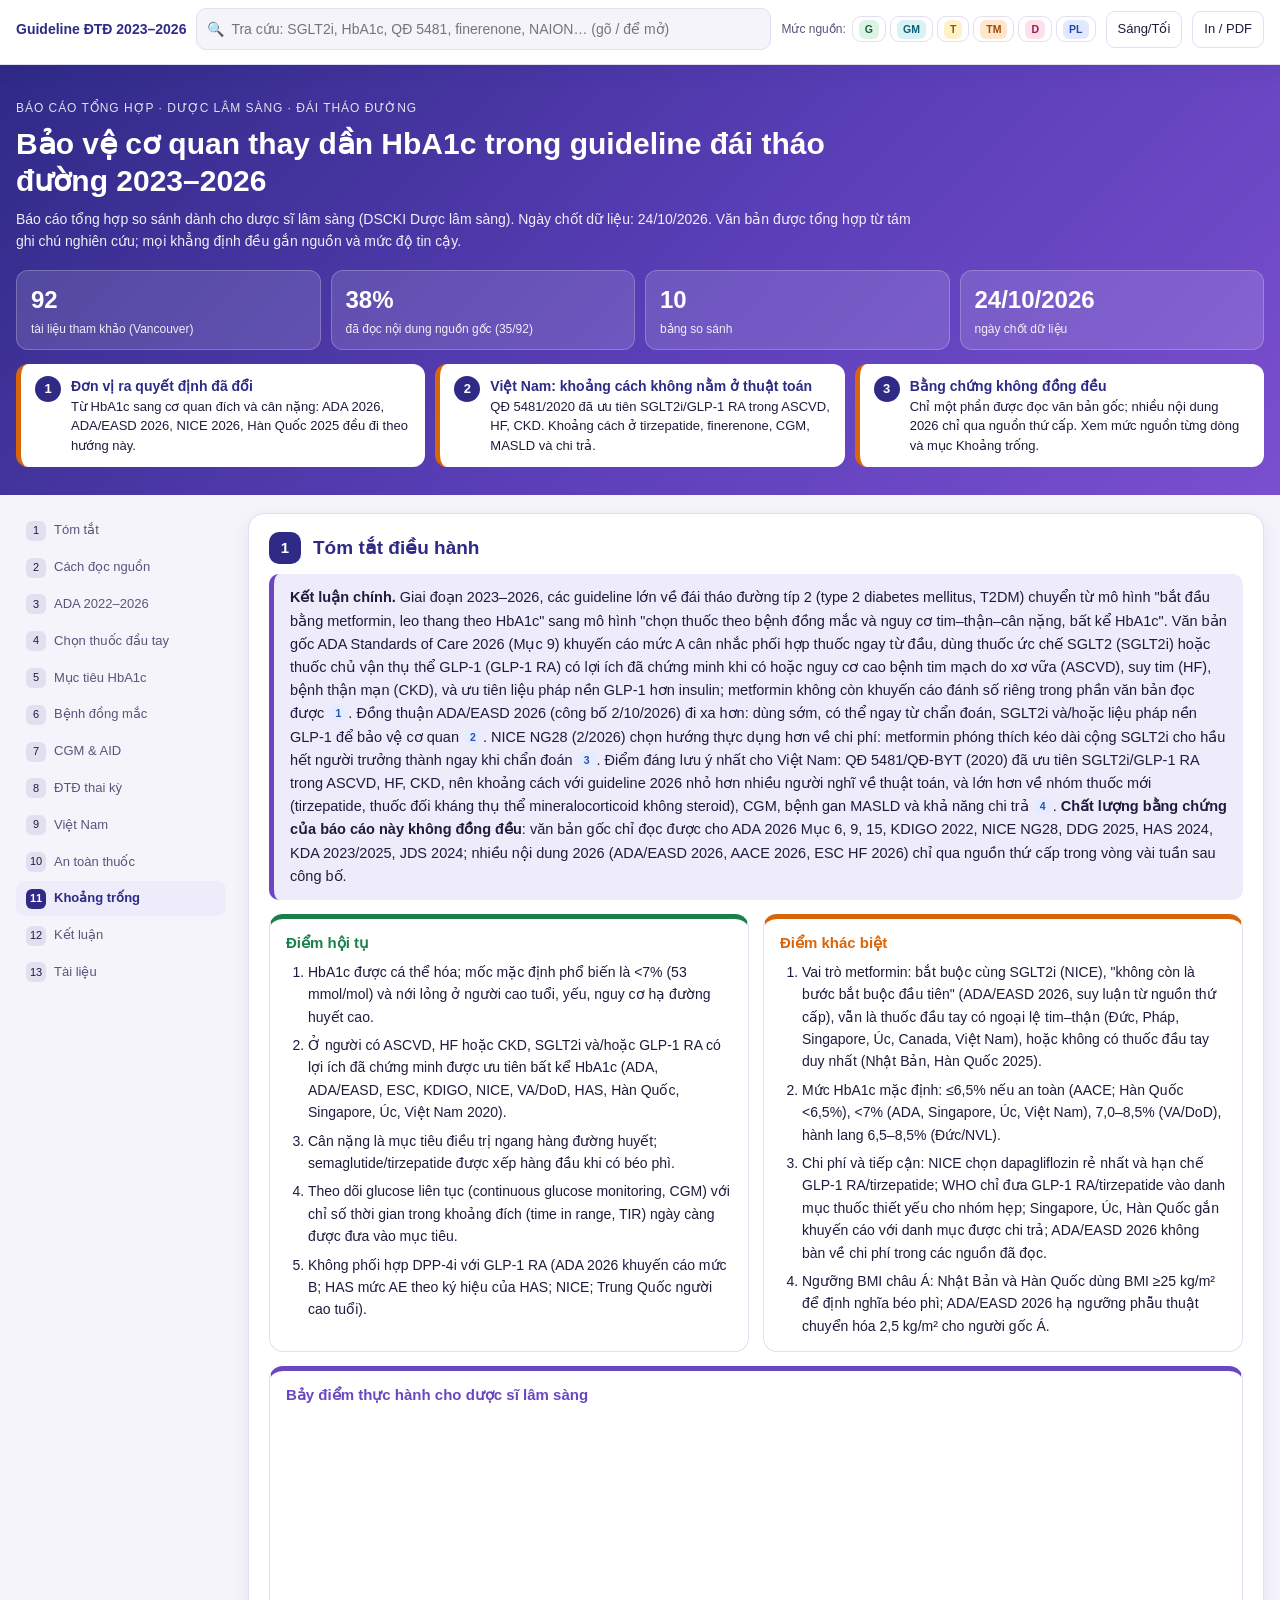
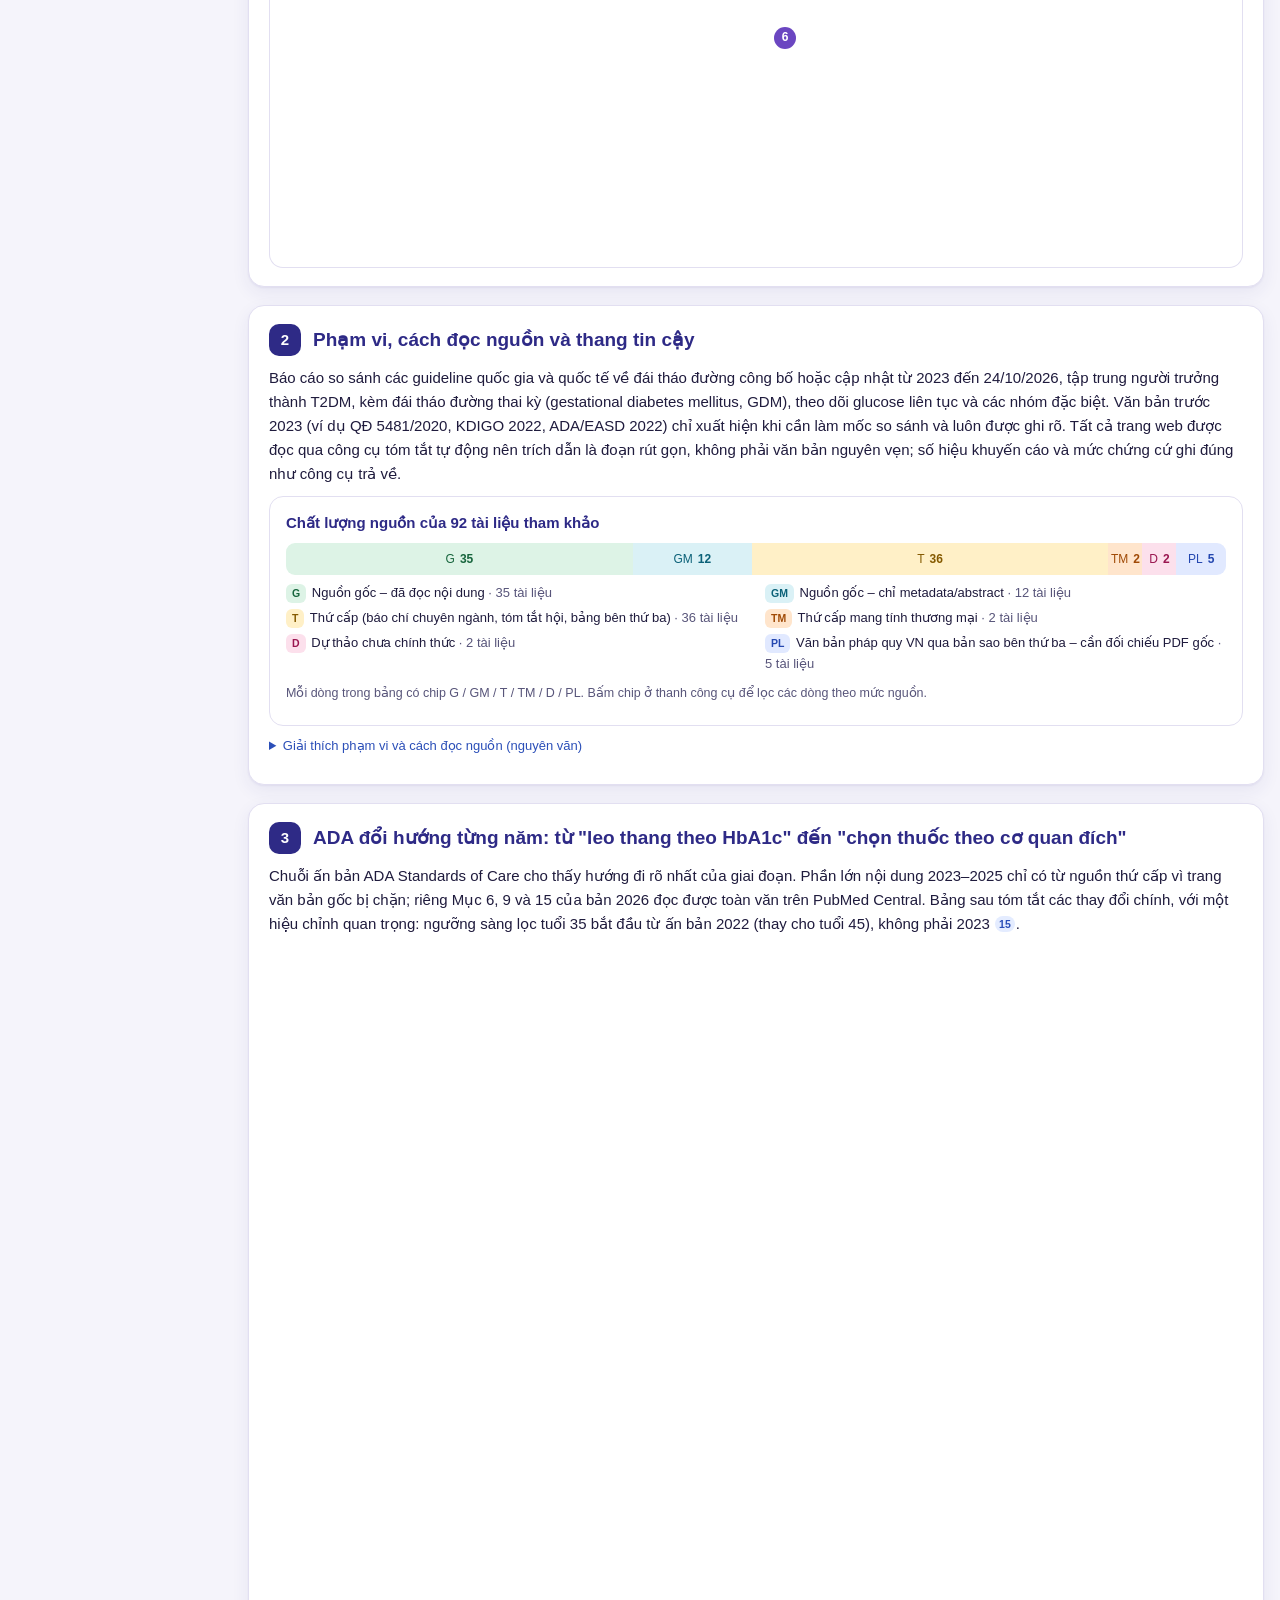
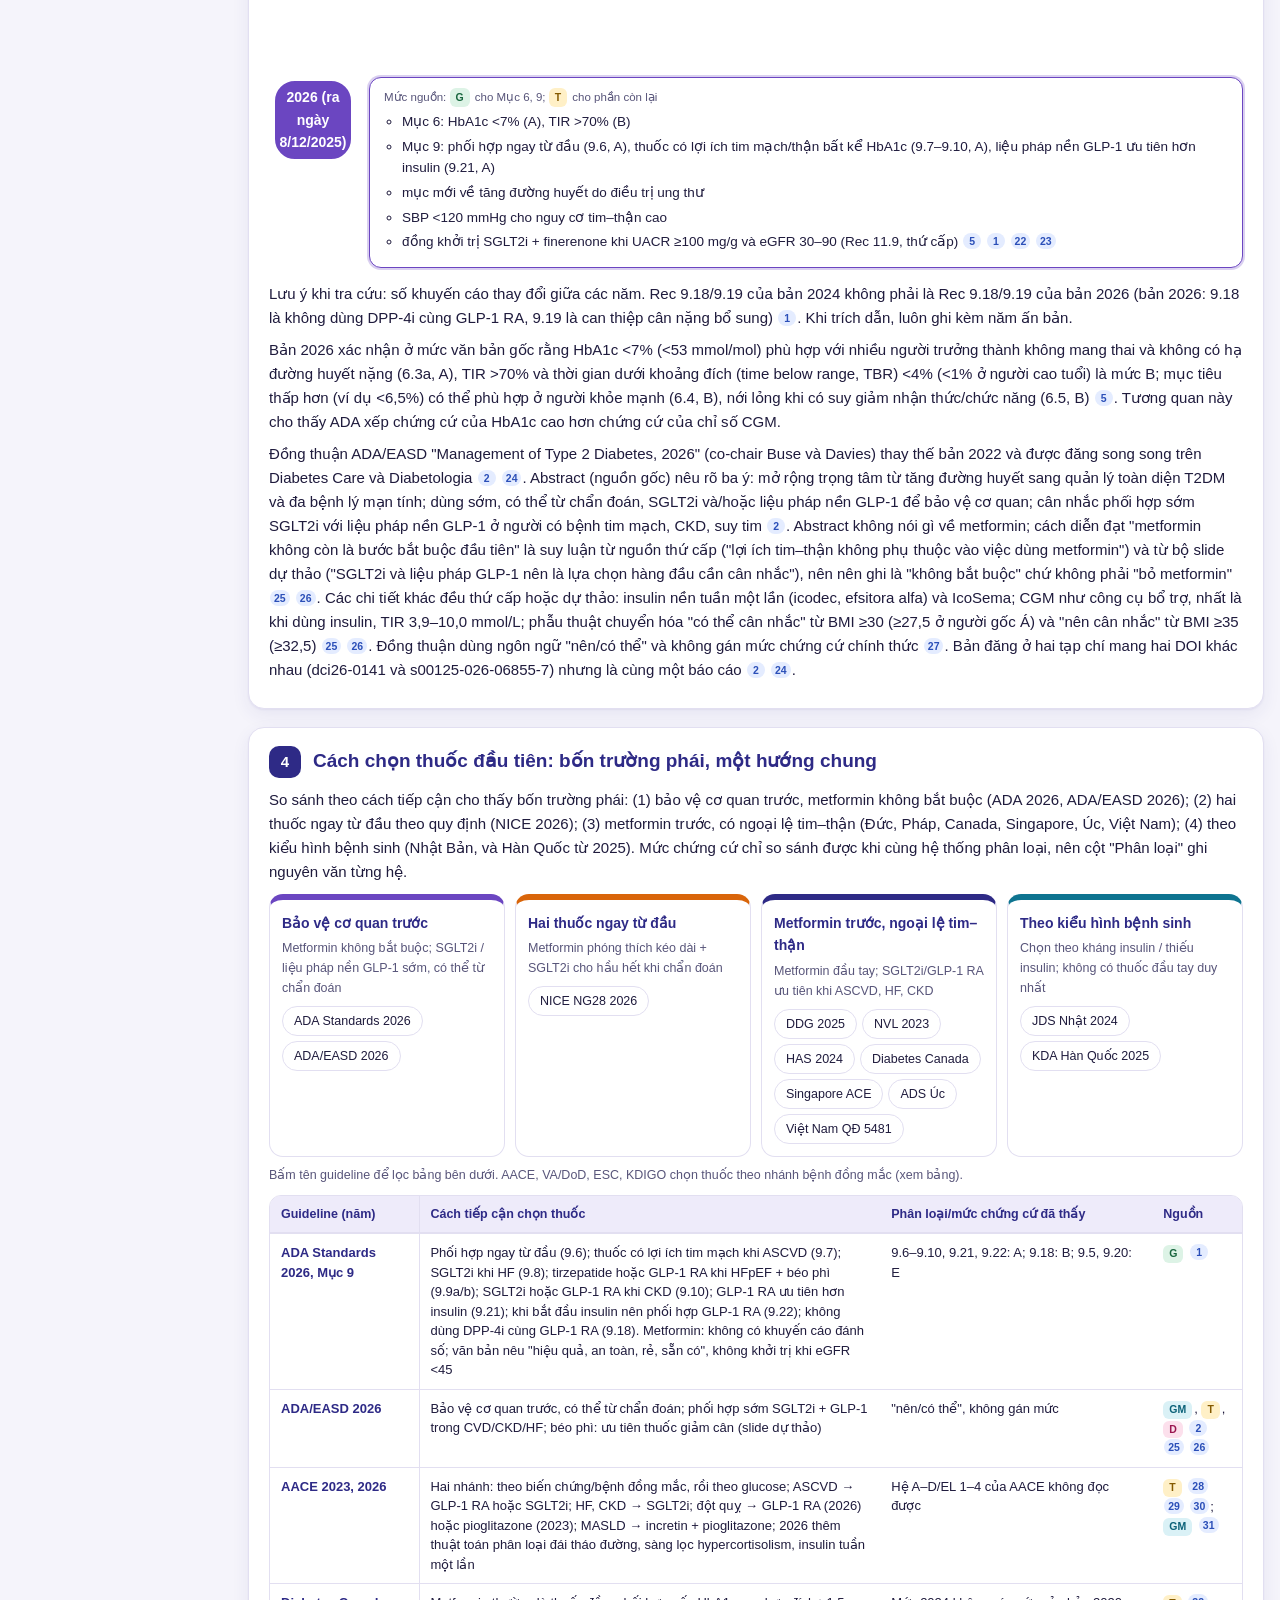
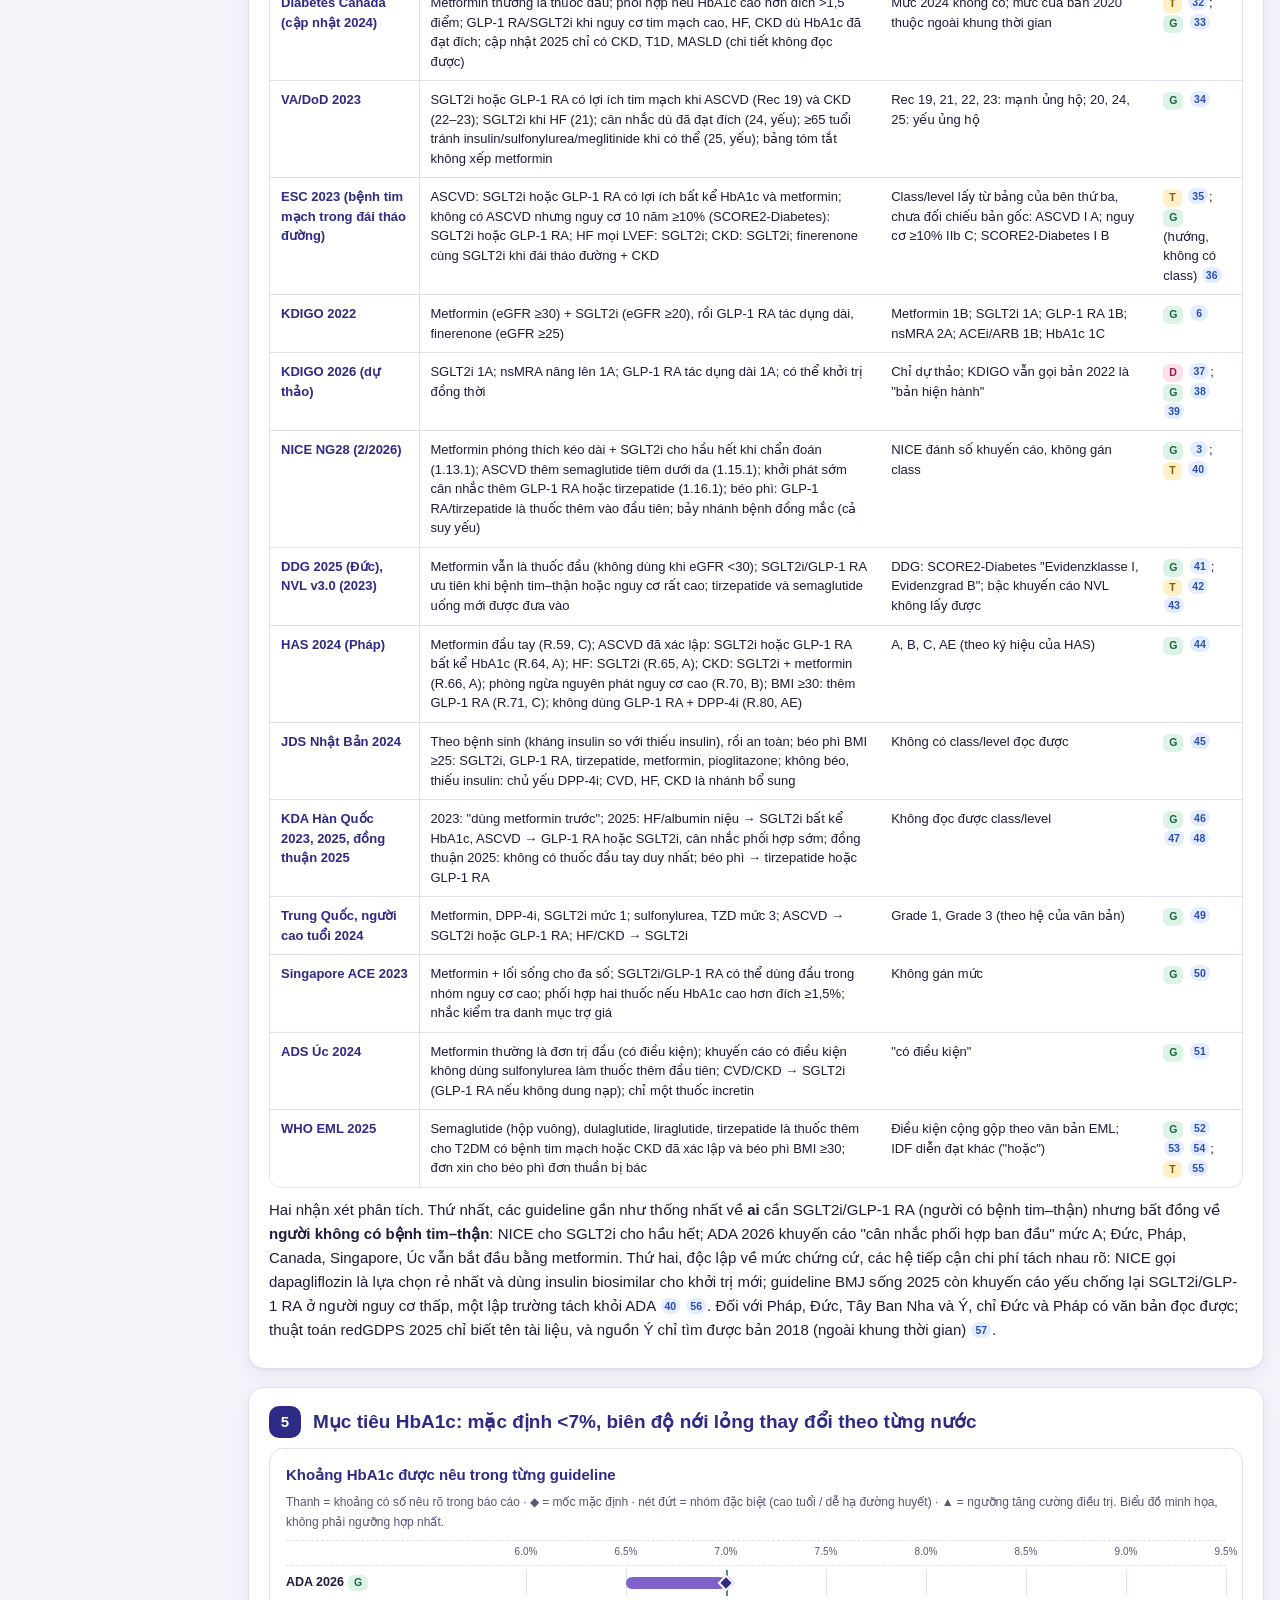
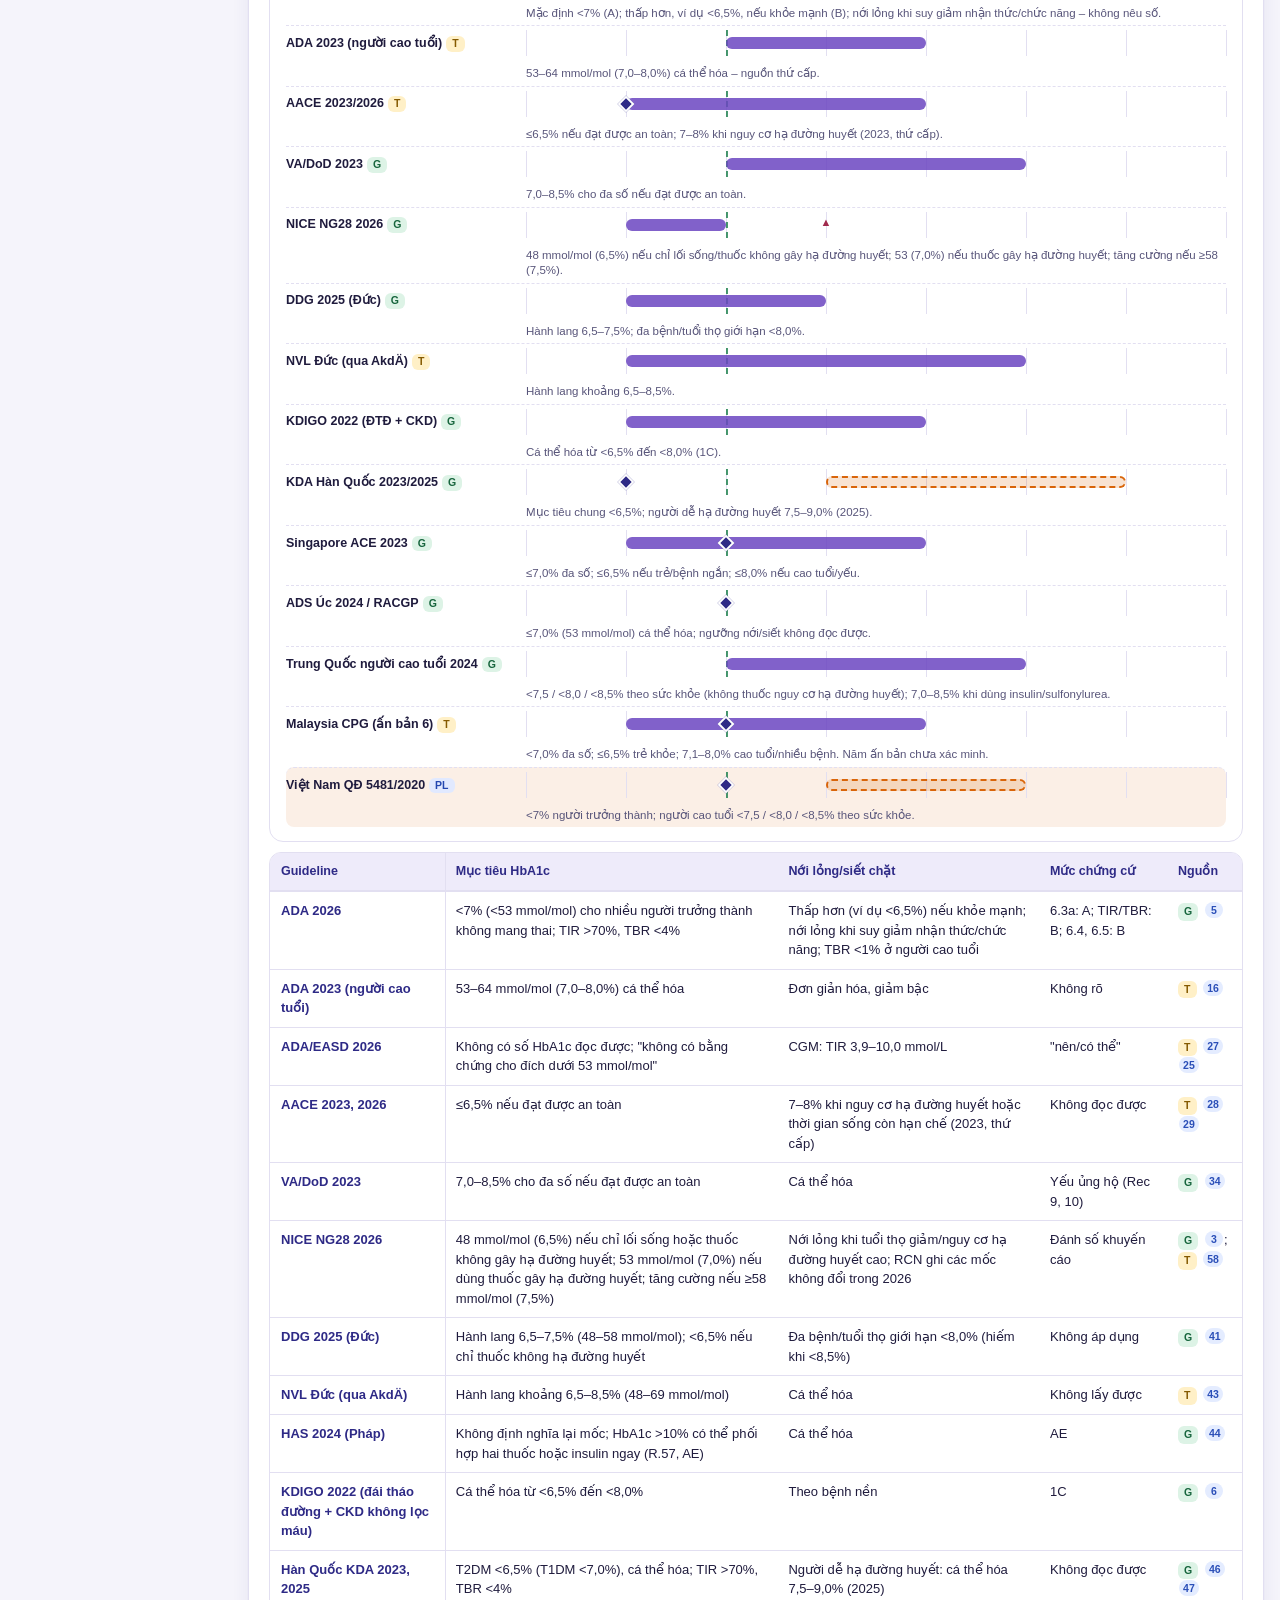
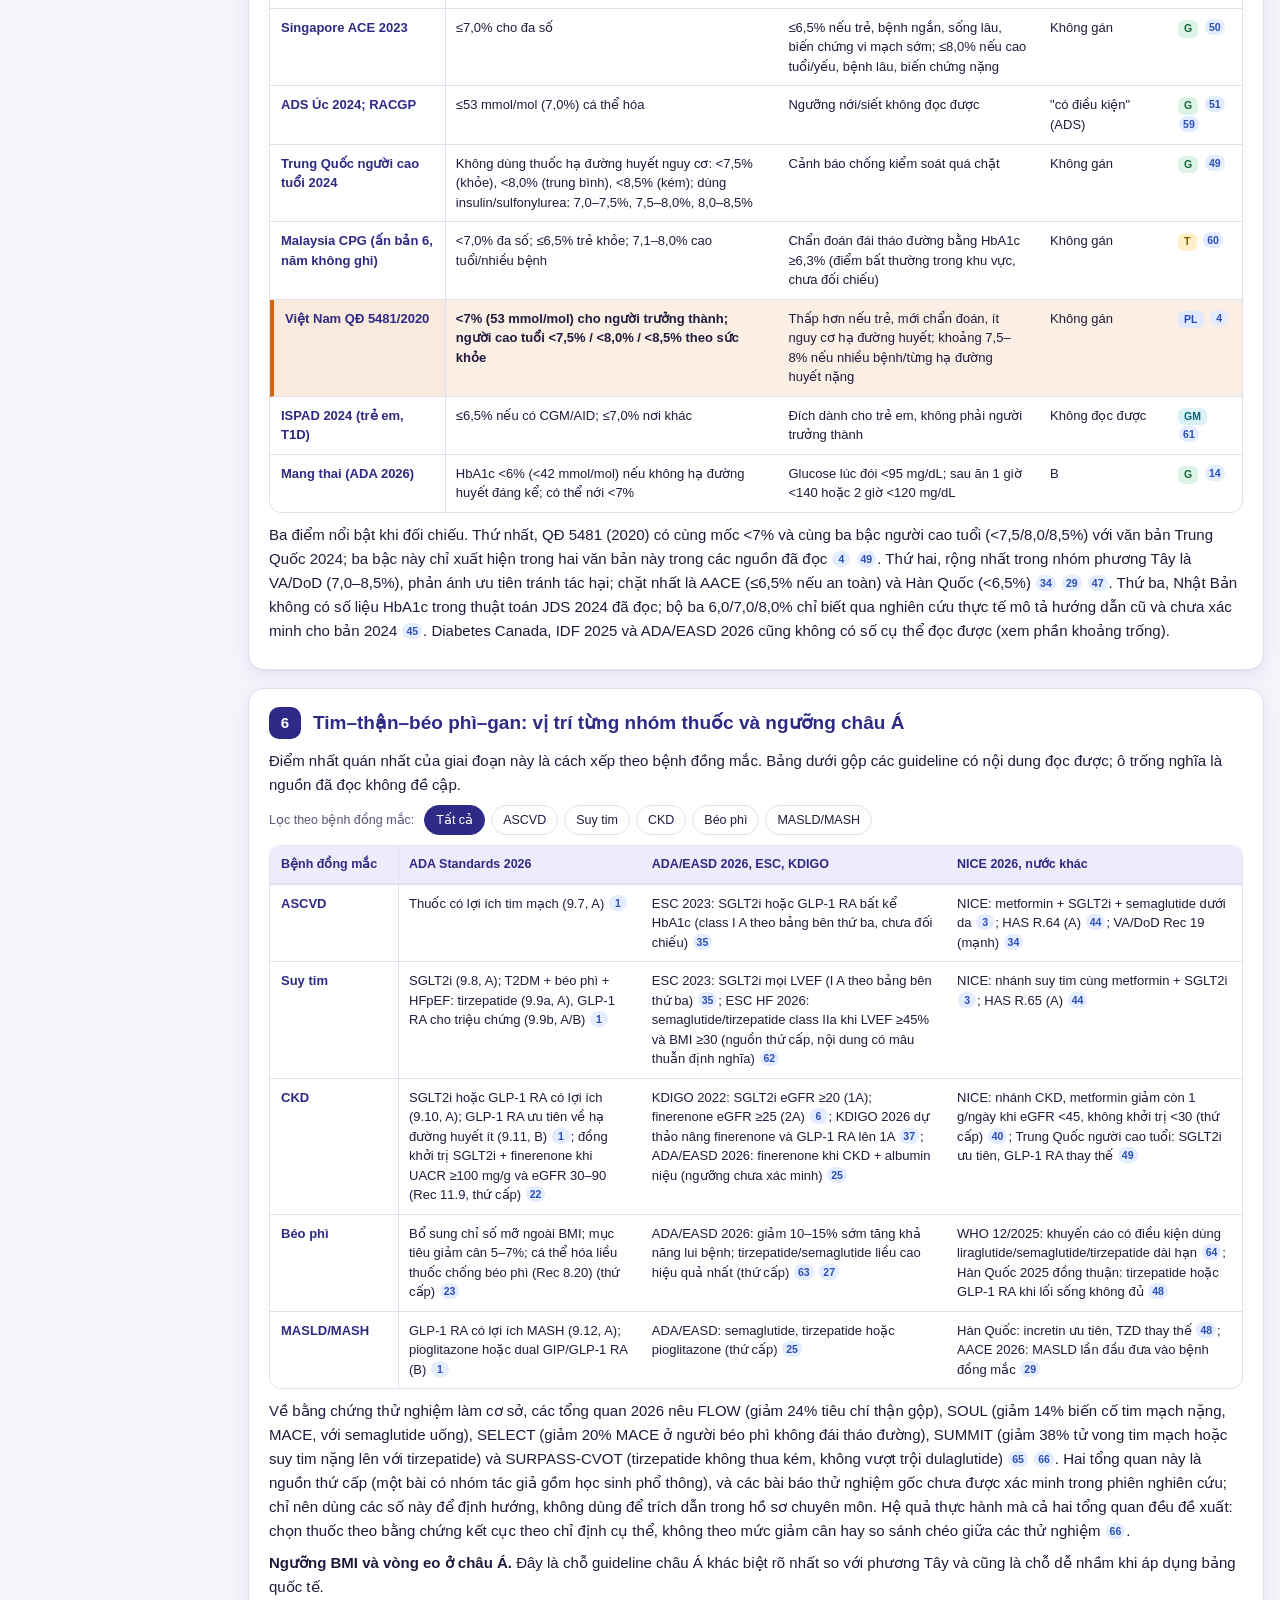
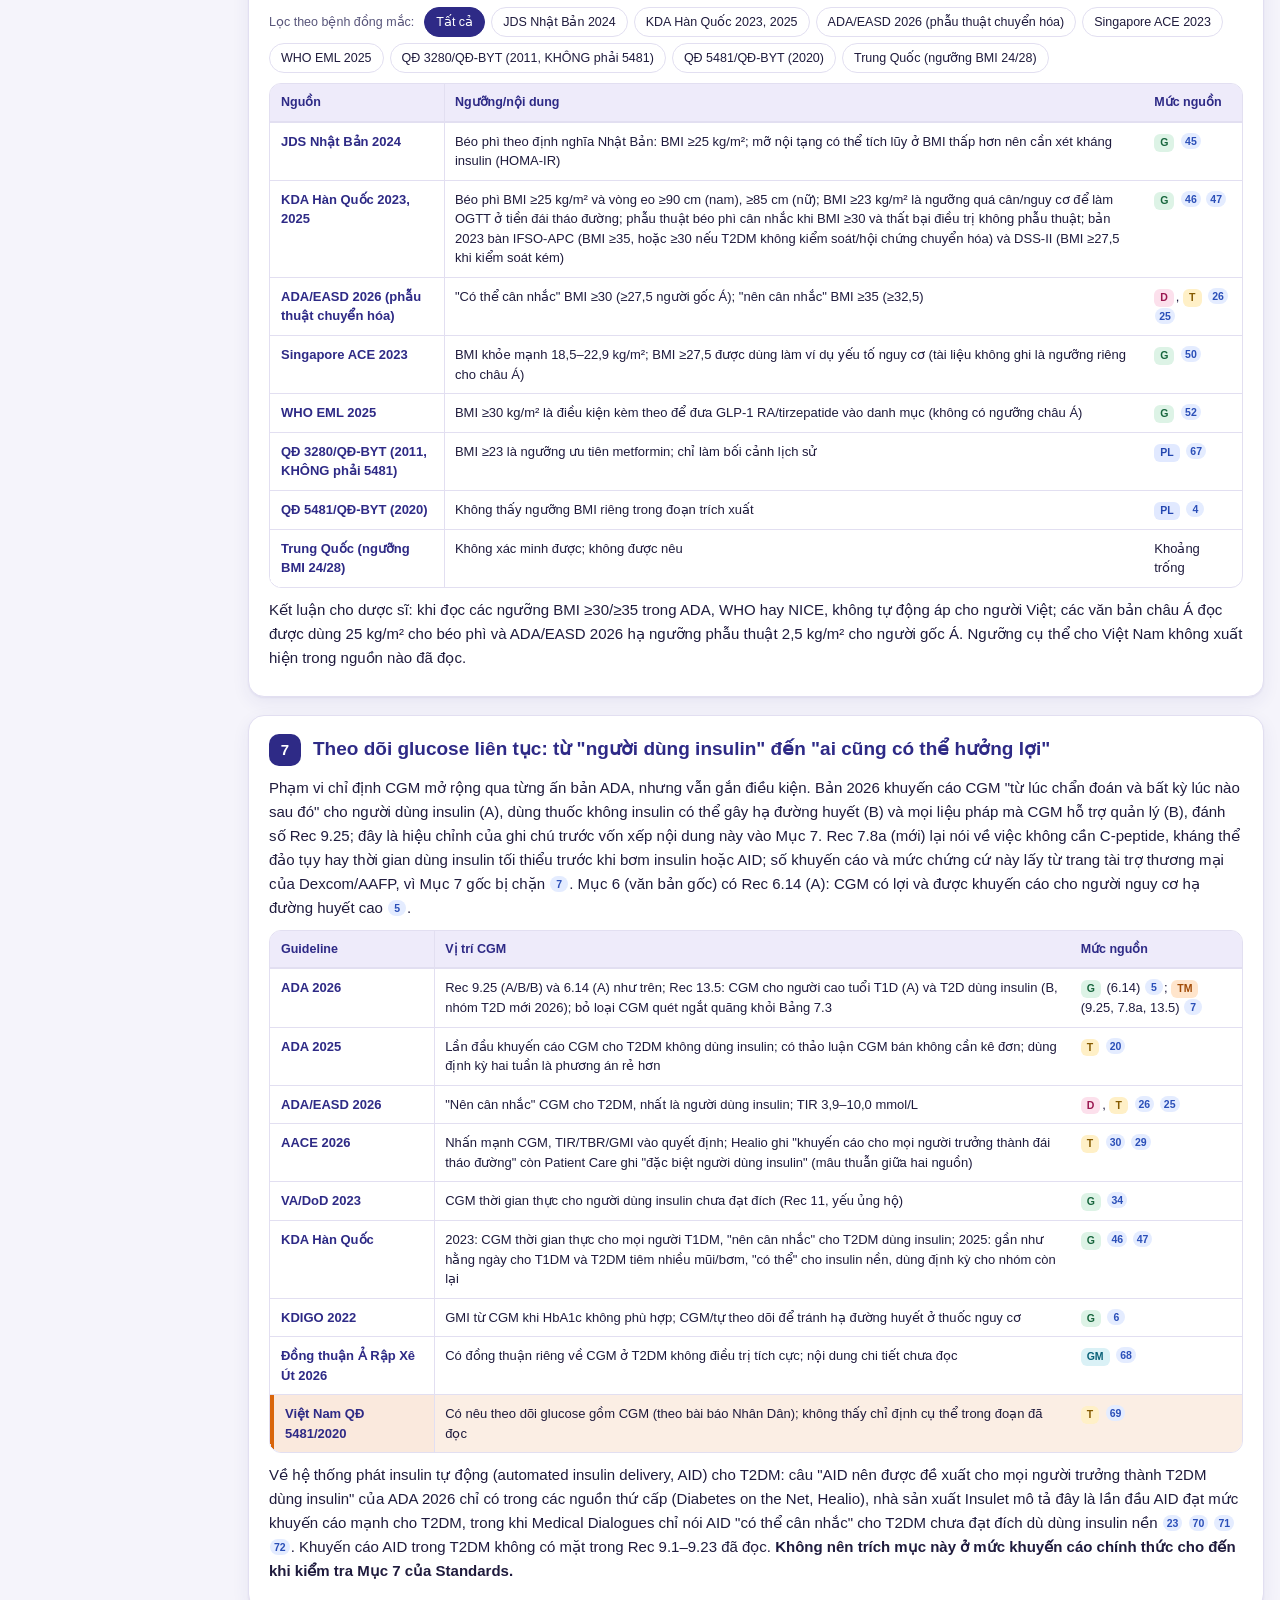
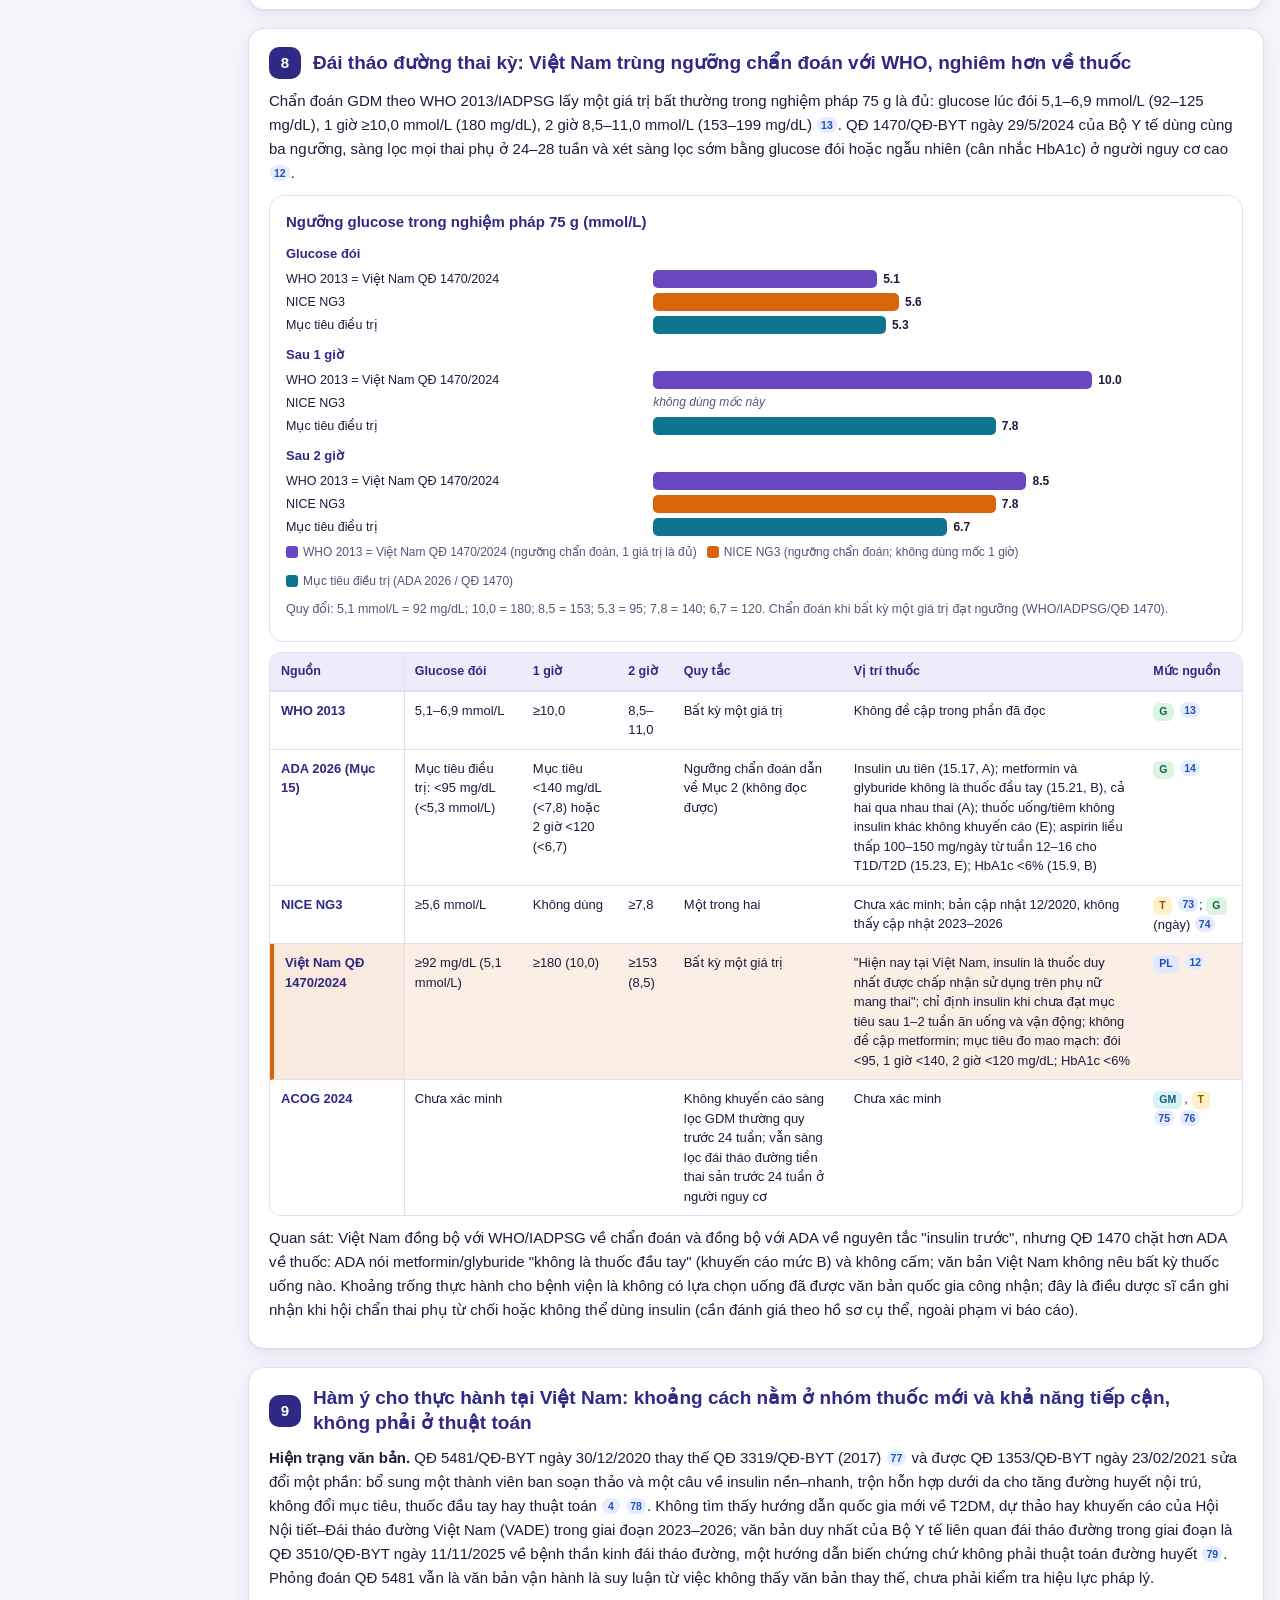
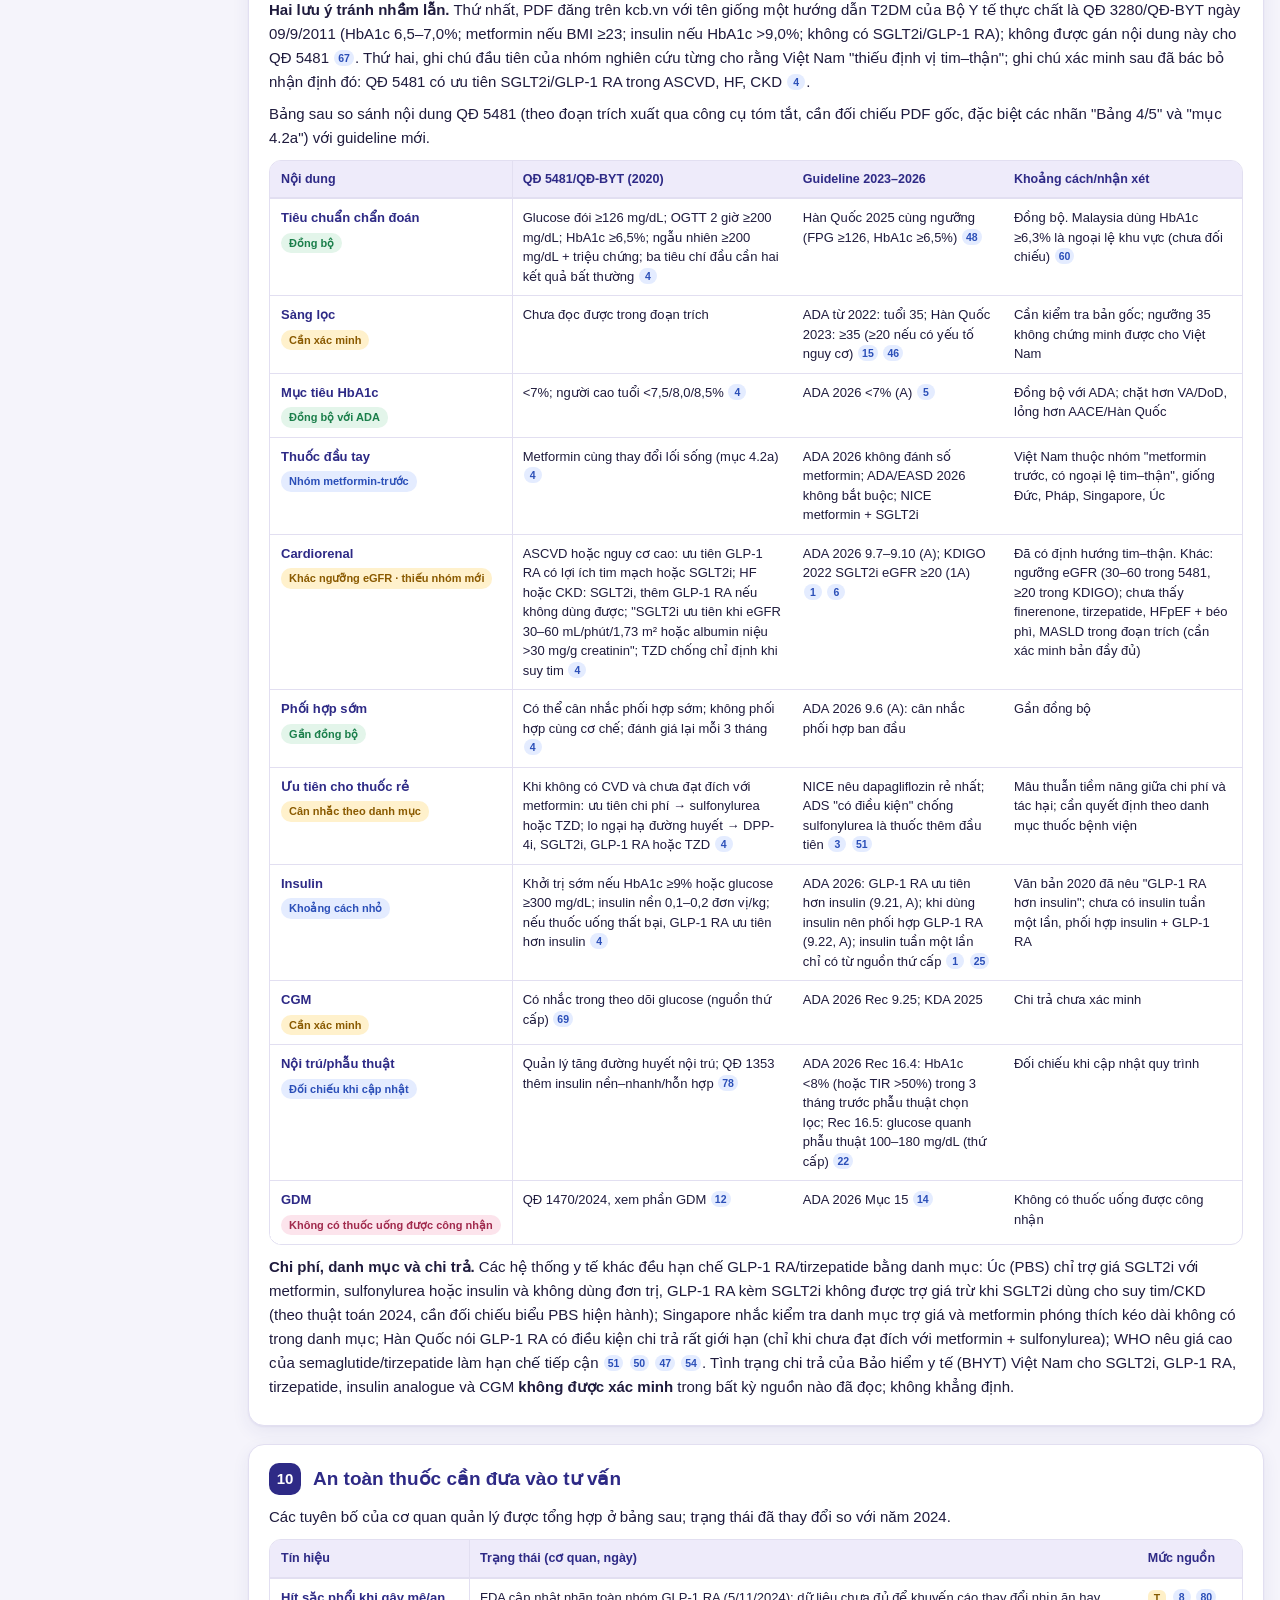
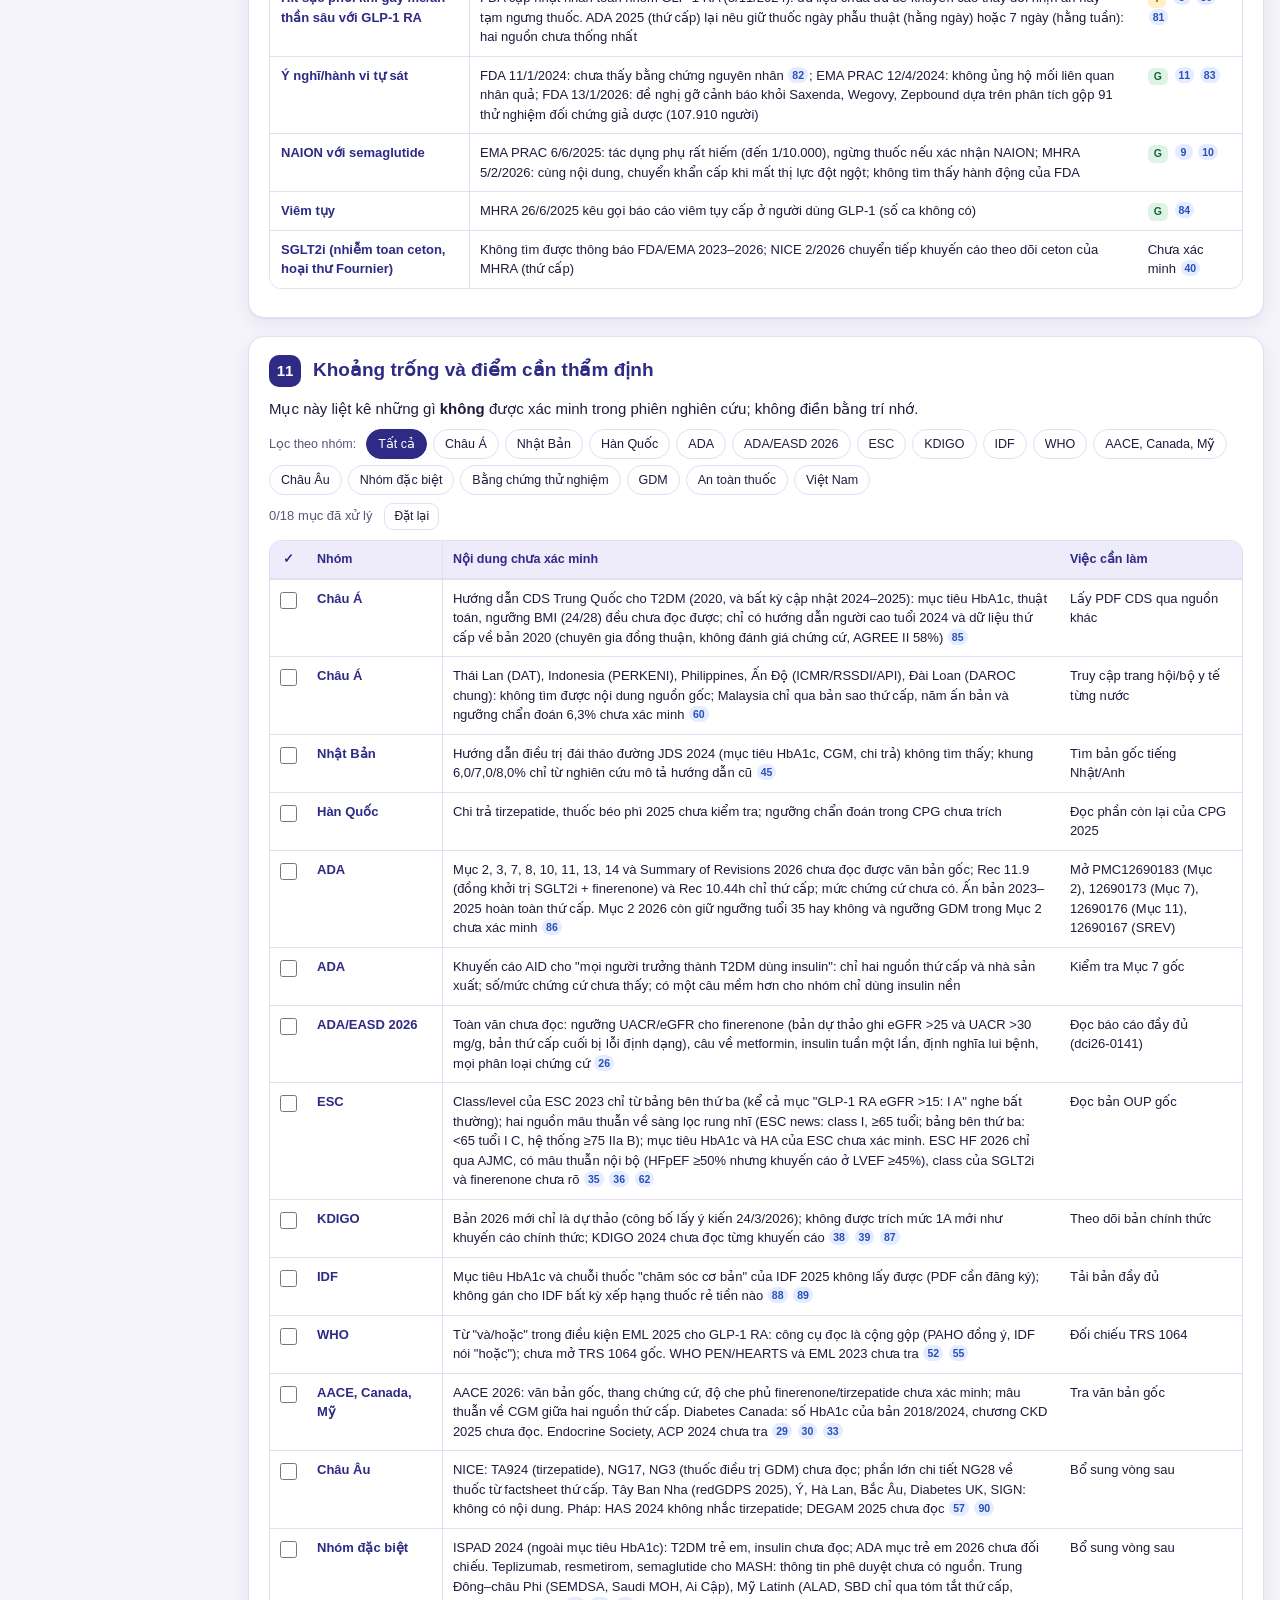
<file: pages/guideline-dai-thao-duong-2023-2026.html>
<!DOCTYPE html>
<html lang="vi">
<head>
<meta charset="utf-8">
<meta name="viewport" content="width=device-width, initial-scale=1">
<title>Bảo vệ cơ quan thay dần HbA1c trong guideline đái tháo đường 2023–2026</title>
<style>
:root{
  --bg:#F5F4FB; --card:#FFFFFF; --ink:#1F1B3D; --muted:#58557A; --indigo:#2E2A86; --purple:#6B46C1; --orange:#D9650A;
  --line:#E2DFF1; --soft:#EEEBFA; --hl:#FFF0A8; --shadow:0 1px 2px rgba(46,42,134,.06),0 6px 18px rgba(46,42,134,.07);
  --ok:#1B7F4B; --okbg:#E3F5EA; --warn:#8A5A00; --warnbg:#FFF1CC; --bad:#A12A4D; --badbg:#FCE4EC; --info:#2B4FB8; --infobg:#E4ECFF;
  --t-G:#17653D; --t-Gb:#DDF3E6; --t-GM:#0B6178; --t-GMb:#DAF1F6; --t-T:#855A00; --t-Tb:#FFF0C7; --t-TM:#A04A06; --t-TMb:#FFE5CC;
  --t-D:#9A1650; --t-Db:#FCE0EC; --t-PL:#2447B0; --t-PLb:#E1E9FF;
  --c1:#6B46C1; --c2:#D9650A; --c3:#2E2A86; --c4:#0E7490;
}
@media (prefers-color-scheme: dark){
  :root:not([data-theme="light"]){
    --bg:#12102B; --card:#1B1940; --ink:#ECEAFB; --muted:#ADAACF; --indigo:#BDB9FF; --purple:#B79CFF; --orange:#FFAA55;
    --line:#35326B; --soft:#262352; --hl:#6A5B00; --shadow:0 1px 2px rgba(0,0,0,.4),0 6px 18px rgba(0,0,0,.35);
    --ok:#6FE0A4; --okbg:#143826; --warn:#FFD479; --warnbg:#3A2D08; --bad:#FF9DBD; --badbg:#41172B; --info:#9DB8FF; --infobg:#1A2750;
    --t-G:#7BE6AC; --t-Gb:#143826; --t-GM:#78D8EE; --t-GMb:#10343F; --t-T:#FFD479; --t-Tb:#3A2D08; --t-TM:#FFB27A; --t-TMb:#3F2509;
    --t-D:#FF9DC4; --t-Db:#41172B; --t-PL:#A9BEFF; --t-PLb:#1B2851;
    --c1:#B79CFF; --c2:#FFAA55; --c3:#9D98FF; --c4:#5FD0EA;
  }
}
:root[data-theme="dark"]{
  --bg:#12102B; --card:#1B1940; --ink:#ECEAFB; --muted:#ADAACF; --indigo:#BDB9FF; --purple:#B79CFF; --orange:#FFAA55;
  --line:#35326B; --soft:#262352; --hl:#6A5B00; --shadow:0 1px 2px rgba(0,0,0,.4),0 6px 18px rgba(0,0,0,.35);
  --ok:#6FE0A4; --okbg:#143826; --warn:#FFD479; --warnbg:#3A2D08; --bad:#FF9DBD; --badbg:#41172B; --info:#9DB8FF; --infobg:#1A2750;
  --t-G:#7BE6AC; --t-Gb:#143826; --t-GM:#78D8EE; --t-GMb:#10343F; --t-T:#FFD479; --t-Tb:#3A2D08; --t-TM:#FFB27A; --t-TMb:#3F2509;
  --t-D:#FF9DC4; --t-Db:#41172B; --t-PL:#A9BEFF; --t-PLb:#1B2851;
  --c1:#B79CFF; --c2:#FFAA55; --c3:#9D98FF; --c4:#5FD0EA;
}
*{box-sizing:border-box}
html{scroll-behavior:smooth;scroll-padding-top:76px}
body{margin:0;background:var(--bg);color:var(--ink);font-family:Arial,Helvetica,sans-serif;font-size:15px;line-height:1.6;-webkit-text-size-adjust:100%}
a{color:var(--info)}
.is-hidden{display:none!important}

/* topbar */
.topbar{position:sticky;top:0;z-index:50;background:var(--card);border-bottom:1px solid var(--line);box-shadow:var(--shadow)}
.tb-in{max-width:1320px;margin:0 auto;padding:8px 16px;display:flex;gap:10px;align-items:center;flex-wrap:wrap}
.brand{font-weight:700;color:var(--indigo);font-size:14px;white-space:nowrap}
.search{flex:1 1 260px;position:relative;min-width:200px}
.search input{width:100%;padding:9px 34px 9px 34px;border:1px solid var(--line);border-radius:10px;background:var(--bg);color:var(--ink);font:inherit;font-size:14px}
.search input:focus{outline:2px solid var(--purple);outline-offset:1px}
.search .ico{position:absolute;left:11px;top:50%;transform:translateY(-50%);color:var(--muted);font-size:14px;pointer-events:none}
.search .clr{position:absolute;right:6px;top:50%;transform:translateY(-50%);border:0;background:none;color:var(--muted);font-size:18px;cursor:pointer;padding:2px 8px}
.tfilter{display:flex;gap:4px;align-items:center}
.tfilter .lbl{font-size:12px;color:var(--muted);margin-right:2px}
.btn{border:1px solid var(--line);background:var(--card);color:var(--ink);border-radius:9px;padding:7px 11px;font:inherit;font-size:13px;cursor:pointer}
.btn:hover{background:var(--soft)}
.btn.small{padding:3px 9px;font-size:12px}
.status{font-size:12px;color:var(--muted);width:100%;max-width:1320px;margin:0 auto;padding:0 16px 6px}

/* hero */
.hero{background:linear-gradient(135deg,#2E2A86 0%,#5B3FB8 55%,#7A4FD0 100%);color:#fff}
.hero-in{max-width:1320px;margin:0 auto;padding:34px 16px 28px}
.eyebrow{font-size:12px;letter-spacing:.08em;text-transform:uppercase;opacity:.85}
.hero h1{margin:6px 0 8px;font-size:30px;line-height:1.25;max-width:900px}
.subtitle{max-width:900px;margin:0 0 18px;opacity:.92;font-size:14px}
.kpis{display:grid;grid-template-columns:repeat(4,1fr);gap:10px;margin-bottom:14px}
.kpi{background:rgba(255,255,255,.13);border:1px solid rgba(255,255,255,.22);border-radius:12px;padding:10px 14px}
.kv{font-size:24px;font-weight:700}
.kl{font-size:12px;opacity:.9}
.msgs{display:grid;grid-template-columns:repeat(3,1fr);gap:10px}
.msg{display:flex;gap:10px;background:#fff;color:#1F1B3D;border-radius:12px;padding:12px 14px;text-decoration:none;font-size:13px;line-height:1.5;border-left:5px solid #D9650A}
.msg:hover{transform:translateY(-1px);box-shadow:0 8px 20px rgba(0,0,0,.25)}
.msg b{color:#2E2A86;font-size:14px}
.mn{flex:none;width:26px;height:26px;border-radius:50%;background:#2E2A86;color:#fff;font-weight:700;display:grid;place-items:center;font-size:13px}

/* layout */
.layout{max-width:1320px;margin:0 auto;padding:18px 16px 60px;display:grid;grid-template-columns:210px minmax(0,1fr);gap:22px}
.side{position:sticky;top:96px;align-self:start;max-height:calc(100vh - 110px);overflow:auto}
.side nav{display:flex;flex-direction:column;gap:2px}
.side a{display:flex;align-items:center;gap:8px;padding:7px 10px;border-radius:9px;text-decoration:none;color:var(--muted);font-size:13px}
.side a:hover{background:var(--soft)}
.side a.act{background:var(--soft);color:var(--indigo);font-weight:700}
.side .nn{flex:none;width:20px;height:20px;border-radius:6px;background:var(--line);color:var(--ink);font-size:11px;display:grid;place-items:center}
.side a.act .nn{background:var(--indigo);color:var(--card)}
.side .nc{margin-left:auto;font-size:11px;background:var(--orange);color:#fff;border-radius:10px;padding:0 6px}
.side .nc:empty{display:none}

/* sections */
.sec{background:var(--card);border:1px solid var(--line);border-radius:16px;box-shadow:var(--shadow);margin-bottom:18px;padding:18px 20px}
.sec-h{display:flex;align-items:center;gap:12px;margin-bottom:10px}
.sec-n{flex:none;width:32px;height:32px;border-radius:10px;background:var(--indigo);color:var(--card);display:grid;place-items:center;font-weight:700}
.sec h2{margin:0;font-size:19px;line-height:1.3;color:var(--indigo)}
.sec-c{margin-left:auto;font-size:12px;color:var(--muted);white-space:nowrap}
.sec.dim .sec-b{display:none}
.sec.dim{opacity:.55}
h3.sub{font-size:15px;color:var(--purple);margin:16px 0 6px}
p{margin:8px 0}
p.sx,li.sx{max-width:980px}
.note{font-size:12.5px;color:var(--muted)}
details.more{margin:10px 0}
details.more summary{cursor:pointer;color:var(--info);font-size:13px}

/* exec */
.lead{background:var(--soft);border-left:5px solid var(--purple);border-radius:10px;padding:12px 16px;margin-bottom:14px;font-size:14.5px}
.xgrid{display:grid;grid-template-columns:1fr 1fr;gap:14px;margin-bottom:14px}
.xcard{border:1px solid var(--line);border-radius:14px;padding:12px 16px 8px;background:var(--card)}
.xcard h3{margin:0 0 6px;font-size:15px}
.xcard ol{margin:0;padding-left:22px}
.xcard li{margin:6px 0;font-size:14px}
.x-good{border-top:5px solid var(--ok)} .x-good h3{color:var(--ok)}
.x-diff{border-top:5px solid var(--orange)} .x-diff h3{color:var(--orange)}
.x-act{border-top:5px solid var(--purple)} .x-act h3{color:var(--purple)}
.x-act ol{list-style:none;padding:0;counter-reset:a;display:grid;grid-template-columns:1fr 1fr;gap:8px 16px}
.x-act li{counter-increment:a;position:relative;padding:8px 10px 8px 42px;background:var(--bg);border-radius:10px;margin:0}
.x-act li::before{content:counter(a);position:absolute;left:10px;top:9px;width:22px;height:22px;border-radius:50%;background:var(--purple);color:var(--card);display:grid;place-items:center;font-size:12px;font-weight:700}

/* cites and tiers */
a.cite{display:inline-block;min-width:18px;text-align:center;font-size:10.5px;line-height:16px;padding:0 4px;margin:0 1px;border-radius:8px;background:var(--infobg);color:var(--info);text-decoration:none;font-weight:700;vertical-align:1px}
a.cite:hover{background:var(--info);color:var(--card)}
.tier{display:inline-block;font-size:10.5px;font-weight:700;padding:1px 6px;border-radius:6px;margin-right:2px}
.t-G{background:var(--t-Gb);color:var(--t-G)} .t-GM{background:var(--t-GMb);color:var(--t-GM)} .t-T{background:var(--t-Tb);color:var(--t-T)}
.t-TM{background:var(--t-TMb);color:var(--t-TM)} .t-D{background:var(--t-Db);color:var(--t-D)} .t-PL{background:var(--t-PLb);color:var(--t-PL)}
.pill{display:block;width:max-content;max-width:100%;margin-top:5px;font-size:11px;font-weight:700;padding:2px 8px;border-radius:10px}
.p-ok{background:var(--okbg);color:var(--ok)} .p-warn{background:var(--warnbg);color:var(--warn)} .p-bad{background:var(--badbg);color:var(--bad)} .p-info{background:var(--infobg);color:var(--info)}

/* chips */
.chip{border:1px solid var(--line);background:var(--card);color:var(--ink);border-radius:16px;padding:4px 11px;font:inherit;font-size:12.5px;cursor:pointer}
.chip:hover{background:var(--soft)}
.chip.on,.chip[aria-pressed="true"]{background:var(--indigo);color:var(--card);border-color:var(--indigo)}
.tchip{padding:2px 6px;border-radius:9px}
.tchip .tier{margin:0}
.tchip[aria-pressed="true"]{background:var(--soft);border-color:var(--purple);box-shadow:0 0 0 2px var(--purple) inset}
.gf{display:flex;flex-wrap:wrap;gap:6px;align-items:center;margin:8px 0}
.gf-l{font-size:12.5px;color:var(--muted);margin-right:4px}
.ckbar{display:flex;gap:12px;align-items:center;font-size:13px;margin:4px 0 8px;color:var(--muted)}

/* tables */
.tw{overflow-x:auto;border:1px solid var(--line);border-radius:12px;margin:10px 0}
table.dt{border-collapse:separate;border-spacing:0;width:100%;min-width:860px;font-size:13px;line-height:1.5}
.dt th{position:sticky;top:0;background:var(--soft);color:var(--indigo);text-align:left;padding:9px 11px;border-bottom:2px solid var(--line);font-size:12.5px;white-space:nowrap}
.dt td{padding:9px 11px;border-bottom:1px solid var(--line);vertical-align:top}
.dt tr:last-child td{border-bottom:0}
.dt tbody tr:hover td{background:color-mix(in srgb,var(--soft) 55%,transparent)}
.dt .k{font-weight:700;color:var(--indigo);min-width:128px}
.dt td.k,.dt th.k{position:sticky;left:0;background:var(--card);z-index:1;box-shadow:1px 0 0 var(--line)}
.dt th.k{background:var(--soft);z-index:2}
.dt tr.vn td{background:color-mix(in srgb,var(--orange) 11%,var(--card))}
.dt tr.vn td.k{background:color-mix(in srgb,var(--orange) 14%,var(--card));border-left:4px solid var(--orange)}
.dt td.ck,.dt th.ck{width:36px;text-align:center;padding:9px 4px}
.dt tr.done td{opacity:.5;text-decoration:line-through}
.dt tr.done td.ck{opacity:1;text-decoration:none}
input[type=checkbox]{width:17px;height:17px;accent-color:var(--purple);cursor:pointer}
mark.hl{background:var(--hl);color:inherit;border-radius:3px;padding:0 1px}

/* timeline */
ol.tl{list-style:none;margin:10px 0 0;padding:0 0 0 6px;position:relative}
ol.tl::before{content:"";position:absolute;left:46px;top:6px;bottom:6px;width:3px;background:var(--line);border-radius:3px}
.tl-item{display:grid;grid-template-columns:76px 1fr;gap:18px;margin-bottom:14px;position:relative;max-width:none}
.tl-year{align-self:start;text-align:center;font-weight:700;color:var(--indigo);background:var(--soft);border:2px solid var(--purple);border-radius:20px;padding:3px 0;font-size:14px;z-index:1;margin-top:4px}
.tl-item.now .tl-year{background:var(--purple);color:#fff}
.tl-card{border:1px solid var(--line);border-radius:12px;padding:10px 14px;background:var(--card)}
.tl-item.now .tl-card{border-color:var(--purple);box-shadow:0 0 0 2px color-mix(in srgb,var(--purple) 25%,transparent)}
.tl-src{font-size:11.5px;color:var(--muted);margin-bottom:2px}
.tl-card ul{margin:4px 0;padding-left:18px}
.tl-card li{margin:3px 0;font-size:13.5px}

/* schools */
.schools{display:grid;grid-template-columns:repeat(4,1fr);gap:10px;margin:10px 0 4px}
.school{border:1px solid var(--line);border-radius:14px;padding:12px;background:var(--card);border-top:6px solid var(--c1)}
.school.c2{border-top-color:var(--c2)} .school.c3{border-top-color:var(--c3)} .school.c4{border-top-color:var(--c4)}
.school h4{margin:0 0 4px;font-size:14px;color:var(--indigo)}
.school p{font-size:12.5px;color:var(--muted);margin:0 0 8px}
.chips{display:flex;flex-wrap:wrap;gap:5px}

/* chart boxes */
.card{border:1px solid var(--line);border-radius:14px;background:var(--card);padding:14px 16px;margin:10px 0}
.wt{margin:0 0 6px;font-size:15px;color:var(--indigo)}
.axis-note{font-size:12px;color:var(--muted);margin-bottom:8px}
.hbrow{display:grid;grid-template-columns:230px 1fr;gap:10px;align-items:center;padding:4px 0;border-top:1px dashed var(--line)}
.hbrow.vn{background:color-mix(in srgb,var(--orange) 10%,transparent);border-radius:8px}
.hbl{font-size:12.5px;font-weight:700;color:var(--ink);line-height:1.3}
.hbl .tier{margin-left:4px}
.hbt{position:relative;height:26px}
.hbt .gl{position:absolute;top:0;bottom:0;width:1px;background:var(--line)}
.hbt .gt{position:absolute;top:-1px;font-size:10px;color:var(--muted);transform:translateX(-50%)}
.hbt .bar{position:absolute;top:7px;height:12px;border-radius:6px;background:var(--c1);opacity:.85}
.hbt .ext{position:absolute;top:7px;height:12px;border-radius:6px;border:2px dashed var(--c2);background:color-mix(in srgb,var(--c2) 18%,transparent)}
.hbt .mk{position:absolute;top:3px;width:12px;height:12px;background:var(--indigo);transform:translateX(-50%) rotate(45deg);top:7px;border:2px solid var(--card);z-index:2}
.hbt .mk2{position:absolute;top:2px;font-size:11px;color:var(--bad);transform:translateX(-50%);z-index:2}
.hbt .ref7{position:absolute;top:0;bottom:0;width:0;border-left:2px dashed color-mix(in srgb,var(--ok) 80%,transparent);z-index:0}
.hbaxis .hbt{height:16px}
.hbval{position:absolute;top:-1px;font-size:10.5px;color:var(--muted);white-space:nowrap}
.hbnote{grid-column:2;font-size:11.5px;color:var(--muted);line-height:1.35}
.gd-g{margin:10px 0 4px;font-weight:700;color:var(--indigo);font-size:13px}
.gd-r{display:grid;grid-template-columns:minmax(200px,38%) 1fr;gap:10px;align-items:center;margin:3px 0;font-size:12.5px}
.gd-bar{height:18px;border-radius:5px;position:relative;min-width:2px}
.gd-bar b{position:absolute;left:calc(100% + 6px);top:0;font-size:12px;white-space:nowrap}
.s1{background:var(--c1)} .s2{background:var(--c2)} .s3{background:var(--c4)}
.gd-na{font-size:12px;color:var(--muted);font-style:italic}
.gd-key{display:flex;flex-wrap:wrap;gap:10px;font-size:12px;margin-top:6px;color:var(--muted)}
.gd-key i{display:inline-block;width:12px;height:12px;border-radius:3px;margin-right:5px;vertical-align:-2px}

/* tier box */
.stack{display:flex;height:32px;border-radius:9px;overflow:hidden;margin:8px 0}
.seg{display:flex;align-items:center;justify-content:center;gap:5px;font-size:12px;min-width:34px}
.seg.t-G{background:var(--t-Gb);color:var(--t-G)}
.legend{list-style:none;margin:8px 0;padding:0;display:grid;grid-template-columns:1fr 1fr;gap:4px 18px;font-size:13px}
.cnt{color:var(--muted)}

/* refs */
ol.refs{list-style:none;padding:0;margin:8px 0}
.ref{display:grid;grid-template-columns:34px 1fr;gap:8px;padding:8px 0;border-bottom:1px solid var(--line);font-size:13px;word-break:break-word;max-width:none}
.rn{font-weight:700;color:var(--indigo);text-align:right}
.rl{color:var(--muted);font-size:11.5px}
.ref.flash{animation:fl 1.6s}
@keyframes fl{0%{background:var(--hl)}100%{background:transparent}}

.foot{max-width:1320px;margin:0 auto;padding:0 16px 40px;color:var(--muted);font-size:12.5px}
.totop{position:fixed;right:16px;bottom:16px;z-index:40}

/* responsive */
@media (max-width:1020px){
  .layout{grid-template-columns:minmax(0,1fr)}
  .side{position:static;max-height:none;overflow:visible;min-width:0}
  .side nav{flex-direction:row;overflow-x:auto;gap:6px;padding-bottom:4px}
  .side a{white-space:nowrap;border:1px solid var(--line);background:var(--card)}
  .kpis{grid-template-columns:repeat(2,1fr)} .msgs{grid-template-columns:1fr}
  .schools{grid-template-columns:1fr 1fr}
}
@media (max-width:820px){
  .brand,.tfilter .lbl,#print{display:none}
  .tb-in{gap:6px;padding:6px 12px}
  .tfilter{overflow-x:auto;flex:1 1 100%}
  .search{flex:1 1 60%}
  html{scroll-padding-top:120px}
  .xgrid,.x-act ol,.legend{grid-template-columns:1fr}
  .hero h1{font-size:23px}
  .hbrow{grid-template-columns:1fr}
  .hbnote{grid-column:1}
  .gd-r{grid-template-columns:1fr}
  .tw{border:0;overflow:visible}
  table.dt,.dt thead,.dt tbody,.dt tr,.dt td{display:block;min-width:0;width:100%}
  .dt thead{display:none}
  .dt tr{border:1px solid var(--line);border-radius:12px;margin:0 0 10px;background:var(--card);overflow:hidden}
  .dt td{border-bottom:1px solid var(--line);padding:8px 12px}
  .dt td.k{position:static;box-shadow:none;background:var(--soft);font-size:14px}
  .dt td::before{content:attr(data-label);display:block;font-size:11px;font-weight:700;color:var(--muted);text-transform:uppercase;letter-spacing:.04em;margin-bottom:1px}
  .dt td.k::before{display:none}
  .dt td.ck{display:flex;gap:8px;align-items:center;width:auto;text-align:left}
  .dt td.ck::before{margin:0}
  .tl-item{grid-template-columns:56px 1fr;gap:10px}
  ol.tl::before{left:34px}
  .schools{grid-template-columns:1fr}
  .sec{padding:14px}
}
@media print{
  .topbar,.side,.totop,.gf,.ckbar,.status{display:none!important}
  body{background:#fff;color:#000}
  .layout{display:block;padding:0}
  .sec{box-shadow:none;break-inside:auto}
  .hero{background:#2E2A86!important;-webkit-print-color-adjust:exact;print-color-adjust:exact}
  .tw{overflow:visible}
  table.dt{min-width:0}
  .sec.dim .sec-b{display:block}
}
</style>
</head>
<body>
<div class="topbar" role="banner">
  <div class="tb-in">
    <span class="brand">Guideline ĐTĐ 2023–2026</span>
    <div class="search">
      <span class="ico" aria-hidden="true">🔍</span>
      <input id="q" type="search" placeholder="Tra cứu: SGLT2i, HbA1c, QĐ 5481, finerenone, NAION… (gõ / để mở)" autocomplete="off" aria-label="Tìm kiếm trong báo cáo">
      <button type="button" class="clr is-hidden" id="qclr" aria-label="Xóa tìm kiếm">×</button>
    </div>
    <div class="tfilter" role="group" aria-label="Lọc theo mức nguồn"><span class="lbl">Mức nguồn:</span><button type="button" class="chip tchip" data-tier="G" title="Nguồn gốc – đã đọc nội dung" aria-pressed="false"><span class="tier t-G">G</span></button><button type="button" class="chip tchip" data-tier="GM" title="Nguồn gốc – chỉ metadata/abstract" aria-pressed="false"><span class="tier t-GM">GM</span></button><button type="button" class="chip tchip" data-tier="T" title="Thứ cấp (báo chí chuyên ngành, tóm tắt hội, bảng bên thứ ba)" aria-pressed="false"><span class="tier t-T">T</span></button><button type="button" class="chip tchip" data-tier="TM" title="Thứ cấp mang tính thương mại" aria-pressed="false"><span class="tier t-TM">TM</span></button><button type="button" class="chip tchip" data-tier="D" title="Dự thảo chưa chính thức" aria-pressed="false"><span class="tier t-D">D</span></button><button type="button" class="chip tchip" data-tier="PL" title="Văn bản pháp quy VN qua bản sao bên thứ ba – cần đối chiếu PDF gốc" aria-pressed="false"><span class="tier t-PL">PL</span></button></div>
    <button type="button" class="btn" id="theme" aria-label="Đổi giao diện sáng/tối">Sáng/Tối</button>
    <button type="button" class="btn" id="print">In / PDF</button>
  </div>
  <div class="status" id="status" aria-live="polite"></div>
</div>
<header class="hero"><div class="hero-in"><div class="eyebrow">Báo cáo tổng hợp · Dược lâm sàng · Đái tháo đường</div><h1>Bảo vệ cơ quan thay dần HbA1c trong guideline đái tháo đường 2023–2026</h1><p class="subtitle">Báo cáo tổng hợp so sánh dành cho dược sĩ lâm sàng (DSCKI Dược lâm sàng). Ngày chốt dữ liệu: 24/10/2026. Văn bản được tổng hợp từ tám ghi chú nghiên cứu; mọi khẳng định đều gắn nguồn và mức độ tin cậy.</p><div class="kpis"><div class="kpi"><div class="kv">92</div><div class="kl">tài liệu tham khảo (Vancouver)</div></div><div class="kpi"><div class="kv">38%</div><div class="kl">đã đọc nội dung nguồn gốc (35/92)</div></div><div class="kpi"><div class="kv">10</div><div class="kl">bảng so sánh</div></div><div class="kpi"><div class="kv">24/10/2026</div><div class="kl">ngày chốt dữ liệu</div></div></div><div class="msgs"><a class="msg" href="#ada"><span class="mn">1</span><span><b>Đơn vị ra quyết định đã đổi</b><br>Từ HbA1c sang cơ quan đích và cân nặng: ADA 2026, ADA/EASD 2026, NICE 2026, Hàn Quốc 2025 đều đi theo hướng này.</span></a><a class="msg" href="#viet-nam"><span class="mn">2</span><span><b>Việt Nam: khoảng cách không nằm ở thuật toán</b><br>QĐ 5481/2020 đã ưu tiên SGLT2i/GLP-1 RA trong ASCVD, HF, CKD. Khoảng cách ở tirzepatide, finerenone, CGM, MASLD và chi trả.</span></a><a class="msg" href="#khoang-trong"><span class="mn">3</span><span><b>Bằng chứng không đồng đều</b><br>Chỉ một phần được đọc văn bản gốc; nhiều nội dung 2026 chỉ qua nguồn thứ cấp. Xem mức nguồn từng dòng và mục Khoảng trống.</span></a></div></div></header>
<div class="layout">
  <aside class="side"><nav aria-label="Mục lục"><a href="#tom-tat" data-s="tom-tat"><span class="nn">1</span>Tóm tắt<span class="nc"></span></a><a href="#nguon" data-s="nguon"><span class="nn">2</span>Cách đọc nguồn<span class="nc"></span></a><a href="#ada" data-s="ada"><span class="nn">3</span>ADA 2022–2026<span class="nc"></span></a><a href="#chon-thuoc" data-s="chon-thuoc"><span class="nn">4</span>Chọn thuốc đầu tay<span class="nc"></span></a><a href="#hba1c" data-s="hba1c"><span class="nn">5</span>Mục tiêu HbA1c<span class="nc"></span></a><a href="#dong-mac" data-s="dong-mac"><span class="nn">6</span>Bệnh đồng mắc<span class="nc"></span></a><a href="#cgm" data-s="cgm"><span class="nn">7</span>CGM &amp; AID<span class="nc"></span></a><a href="#gdm" data-s="gdm"><span class="nn">8</span>ĐTĐ thai kỳ<span class="nc"></span></a><a href="#viet-nam" data-s="viet-nam"><span class="nn">9</span>Việt Nam<span class="nc"></span></a><a href="#an-toan" data-s="an-toan"><span class="nn">10</span>An toàn thuốc<span class="nc"></span></a><a href="#khoang-trong" data-s="khoang-trong"><span class="nn">11</span>Khoảng trống<span class="nc"></span></a><a href="#ket-luan" data-s="ket-luan"><span class="nn">12</span>Kết luận<span class="nc"></span></a><a href="#tai-lieu" data-s="tai-lieu"><span class="nn">13</span>Tài liệu<span class="nc"></span></a></nav></aside>
  <main id="main"><section class="sec" id="tom-tat" data-sec="tom-tat"><div class="sec-h"><span class="sec-n">1</span><h2>Tóm tắt điều hành</h2><span class="sec-c" aria-live="polite"></span></div><div class="sec-b"><div class="lead sx"><strong>Kết luận chính.</strong> Giai đoạn 2023–2026, các guideline lớn về đái tháo đường típ 2 (type 2 diabetes mellitus, T2DM) chuyển từ mô hình "bắt đầu bằng metformin, leo thang theo HbA1c" sang mô hình "chọn thuốc theo bệnh đồng mắc và nguy cơ tim–thận–cân nặng, bất kể HbA1c". Văn bản gốc ADA Standards of Care 2026 (Mục 9) khuyến cáo mức A cân nhắc phối hợp thuốc ngay từ đầu, dùng thuốc ức chế SGLT2 (SGLT2i) hoặc thuốc chủ vận thụ thể GLP-1 (GLP-1 RA) có lợi ích đã chứng minh khi có hoặc nguy cơ cao bệnh tim mạch do xơ vữa (ASCVD), suy tim (HF), bệnh thận mạn (CKD), và ưu tiên liệu pháp nền GLP-1 hơn insulin; metformin không còn khuyến cáo đánh số riêng trong phần văn bản đọc được <a class="cite" href="#ref-1" data-n="1">1</a>. Đồng thuận ADA/EASD 2026 (công bố 2/10/2026) đi xa hơn: dùng sớm, có thể ngay từ chẩn đoán, SGLT2i và/hoặc liệu pháp nền GLP-1 để bảo vệ cơ quan <a class="cite" href="#ref-2" data-n="2">2</a>. NICE NG28 (2/2026) chọn hướng thực dụng hơn về chi phí: metformin phóng thích kéo dài cộng SGLT2i cho hầu hết người trưởng thành ngay khi chẩn đoán <a class="cite" href="#ref-3" data-n="3">3</a>. Điểm đáng lưu ý nhất cho Việt Nam: QĐ 5481/QĐ-BYT (2020) đã ưu tiên SGLT2i/GLP-1 RA trong ASCVD, HF, CKD, nên khoảng cách với guideline 2026 nhỏ hơn nhiều người nghĩ về thuật toán, và lớn hơn về nhóm thuốc mới (tirzepatide, thuốc đối kháng thụ thể mineralocorticoid không steroid), CGM, bệnh gan MASLD và khả năng chi trả <a class="cite" href="#ref-4" data-n="4">4</a>. <strong>Chất lượng bằng chứng của báo cáo này không đồng đều</strong>: văn bản gốc chỉ đọc được cho ADA 2026 Mục 6, 9, 15, KDIGO 2022, NICE NG28, DDG 2025, HAS 2024, KDA 2023/2025, JDS 2024; nhiều nội dung 2026 (ADA/EASD 2026, AACE 2026, ESC HF 2026) chỉ qua nguồn thứ cấp trong vòng vài tuần sau công bố.</div><div class="xgrid"><div class="xcard x-good"><h3>Điểm hội tụ</h3><ol><li class="sx">HbA1c được cá thể hóa; mốc mặc định phổ biến là &lt;7% (53 mmol/mol) và nới lỏng ở người cao tuổi, yếu, nguy cơ hạ đường huyết cao.</li><li class="sx">Ở người có ASCVD, HF hoặc CKD, SGLT2i và/hoặc GLP-1 RA có lợi ích đã chứng minh được ưu tiên bất kể HbA1c (ADA, ADA/EASD, ESC, KDIGO, NICE, VA/DoD, HAS, Hàn Quốc, Singapore, Úc, Việt Nam 2020).</li><li class="sx">Cân nặng là mục tiêu điều trị ngang hàng đường huyết; semaglutide/tirzepatide được xếp hàng đầu khi có béo phì.</li><li class="sx">Theo dõi glucose liên tục (continuous glucose monitoring, CGM) với chỉ số thời gian trong khoảng đích (time in range, TIR) ngày càng được đưa vào mục tiêu.</li><li class="sx">Không phối hợp DPP-4i với GLP-1 RA (ADA 2026 khuyến cáo mức B; HAS mức AE theo ký hiệu của HAS; NICE; Trung Quốc người cao tuổi).</li></ol></div><div class="xcard x-diff"><h3>Điểm khác biệt</h3><ol><li class="sx">Vai trò metformin: bắt buộc cùng SGLT2i (NICE), "không còn là bước bắt buộc đầu tiên" (ADA/EASD 2026, suy luận từ nguồn thứ cấp), vẫn là thuốc đầu tay có ngoại lệ tim–thận (Đức, Pháp, Singapore, Úc, Canada, Việt Nam), hoặc không có thuốc đầu tay duy nhất (Nhật Bản, Hàn Quốc 2025).</li><li class="sx">Mức HbA1c mặc định: ≤6,5% nếu an toàn (AACE; Hàn Quốc &lt;6,5%), &lt;7% (ADA, Singapore, Úc, Việt Nam), 7,0–8,5% (VA/DoD), hành lang 6,5–8,5% (Đức/NVL).</li><li class="sx">Chi phí và tiếp cận: NICE chọn dapagliflozin rẻ nhất và hạn chế GLP-1 RA/tirzepatide; WHO chỉ đưa GLP-1 RA/tirzepatide vào danh mục thuốc thiết yếu cho nhóm hẹp; Singapore, Úc, Hàn Quốc gắn khuyến cáo với danh mục được chi trả; ADA/EASD 2026 không bàn về chi phí trong các nguồn đã đọc.</li><li class="sx">Ngưỡng BMI châu Á: Nhật Bản và Hàn Quốc dùng BMI ≥25 kg/m² để định nghĩa béo phì; ADA/EASD 2026 hạ ngưỡng phẫu thuật chuyển hóa 2,5 kg/m² cho người gốc Á.</li></ol></div></div><div class="xcard x-act wide"><h3>Bảy điểm thực hành cho dược sĩ lâm sàng</h3><ol><li class="sx">Rà soát người bệnh có ASCVD, HF hoặc CKD chưa dùng SGLT2i/GLP-1 RA: đây là khuyến cáo mức A trong ADA 2026 và đã có trong QĐ 5481 <a class="cite" href="#ref-1" data-n="1">1</a> <a class="cite" href="#ref-4" data-n="4">4</a>.</li><li class="sx">Giữ HbA1c đích &lt;7% làm mặc định (ADA mức A; QĐ 5481), không áp &lt;6,5% đại trà; chủ động giảm bậc điều trị ở người cao tuổi hoặc có nguy cơ hạ đường huyết (ADA 6.6–6.7, mức B) <a class="cite" href="#ref-5" data-n="5">5</a>.</li><li class="sx">Kiểm tra ngưỡng eGFR trước khi kê: metformin không khởi trị khi eGFR &lt;45 (ADA 2026, văn bản mô tả) và KDIGO 2022 ghi eGFR ≥30 (1B); SGLT2i ≥20 (1A); finerenone eGFR ≥25, kali bình thường, albumin niệu (2A) <a class="cite" href="#ref-1" data-n="1">1</a> <a class="cite" href="#ref-6" data-n="6">6</a>.</li><li class="sx">Dùng CGM cho người đang dùng insulin hoặc thuốc gây hạ đường huyết; ADA 2026 Rec 9.25 (A/B/B) mở rộng cho "mọi liệu pháp mà CGM hỗ trợ quản lý" (nguồn thứ cấp thương mại) <a class="cite" href="#ref-7" data-n="7">7</a>.</li><li class="sx">Tư vấn an toàn GLP-1 RA/tirzepatide: nguy cơ hít sặc khi gây mê/an thần (FDA, 11/2024), bệnh thần kinh thị giác thiếu máu trước không do viêm (NAION) rất hiếm với semaglutide (EMA 6/2025; MHRA 2/2026); tín hiệu ý nghĩ tự sát đã được FDA đề nghị gỡ cảnh báo (1/2026) <a class="cite" href="#ref-8" data-n="8">8</a> <a class="cite" href="#ref-9" data-n="9">9</a> <a class="cite" href="#ref-10" data-n="10">10</a> <a class="cite" href="#ref-11" data-n="11">11</a>.</li><li class="sx">Đái tháo đường thai kỳ: QĐ 1470/QĐ-BYT (2024) dùng cùng ngưỡng với WHO 2013/IADPSG (92/180/153 mg/dL, một giá trị là đủ) và coi insulin là thuốc duy nhất được chấp nhận; ADA 2026 ưu tiên insulin nhưng nói metformin/glyburide "không là thuốc đầu tay" (mức B) <a class="cite" href="#ref-12" data-n="12">12</a> <a class="cite" href="#ref-13" data-n="13">13</a> <a class="cite" href="#ref-14" data-n="14">14</a>.</li><li class="sx">Không khẳng định tình trạng chi trả BHYT, hiệu lực pháp lý hiện hành của QĐ 5481, hay các tuyên bố an toàn của FDA về NAION khi chưa kiểm chứng; xem mục "Khoảng trống và điểm cần thẩm định".</li></ol></div></div></section><section class="sec" id="nguon" data-sec="nguon"><div class="sec-h"><span class="sec-n">2</span><h2>Phạm vi, cách đọc nguồn và thang tin cậy</h2><span class="sec-c" aria-live="polite"></span></div><div class="sec-b"><p class="sx">Báo cáo so sánh các guideline quốc gia và quốc tế về đái tháo đường công bố hoặc cập nhật từ 2023 đến 24/10/2026, tập trung người trưởng thành T2DM, kèm đái tháo đường thai kỳ (gestational diabetes mellitus, GDM), theo dõi glucose liên tục và các nhóm đặc biệt. Văn bản trước 2023 (ví dụ QĐ 5481/2020, KDIGO 2022, ADA/EASD 2022) chỉ xuất hiện khi cần làm mốc so sánh và luôn được ghi rõ. Tất cả trang web được đọc qua công cụ tóm tắt tự động nên trích dẫn là đoạn rút gọn, không phải văn bản nguyên vẹn; số hiệu khuyến cáo và mức chứng cứ ghi đúng như công cụ trả về.</p><div class="card tierbox"><h3 class="wt">Chất lượng nguồn của 92 tài liệu tham khảo</h3><div class="stack" role="img" aria-label="Phân bố mức nguồn"><div class="seg t-G" style="flex:35" title="Nguồn gốc – đã đọc nội dung: 35 tài liệu">G <b>35</b></div><div class="seg t-GM" style="flex:12" title="Nguồn gốc – chỉ metadata/abstract: 12 tài liệu">GM <b>12</b></div><div class="seg t-T" style="flex:36" title="Thứ cấp (báo chí chuyên ngành, tóm tắt hội, bảng bên thứ ba): 36 tài liệu">T <b>36</b></div><div class="seg t-TM" style="flex:2" title="Thứ cấp mang tính thương mại: 2 tài liệu">TM <b>2</b></div><div class="seg t-D" style="flex:2" title="Dự thảo chưa chính thức: 2 tài liệu">D <b>2</b></div><div class="seg t-PL" style="flex:5" title="Văn bản pháp quy VN qua bản sao bên thứ ba – cần đối chiếu PDF gốc: 5 tài liệu">PL <b>5</b></div></div><ul class="legend"><li><span class="tier t-G">G</span> Nguồn gốc – đã đọc nội dung <span class="cnt">· 35 tài liệu</span></li><li><span class="tier t-GM">GM</span> Nguồn gốc – chỉ metadata/abstract <span class="cnt">· 12 tài liệu</span></li><li><span class="tier t-T">T</span> Thứ cấp (báo chí chuyên ngành, tóm tắt hội, bảng bên thứ ba) <span class="cnt">· 36 tài liệu</span></li><li><span class="tier t-TM">TM</span> Thứ cấp mang tính thương mại <span class="cnt">· 2 tài liệu</span></li><li><span class="tier t-D">D</span> Dự thảo chưa chính thức <span class="cnt">· 2 tài liệu</span></li><li><span class="tier t-PL">PL</span> Văn bản pháp quy VN qua bản sao bên thứ ba – cần đối chiếu PDF gốc <span class="cnt">· 5 tài liệu</span></li></ul><p class="note">Mỗi dòng trong bảng có chip G / GM / T / TM / D / PL. Bấm chip ở thanh công cụ để lọc các dòng theo mức nguồn.</p></div><details class="more"><summary>Giải thích phạm vi và cách đọc nguồn (nguyên văn)</summary><p class="sx">Ký hiệu mức nguồn dùng trong các bảng: <strong>G</strong> là nguồn gốc (văn bản guideline, cơ quan quản lý, WHO, KDIGO) đã đọc nội dung; <strong>GM</strong> là nguồn gốc nhưng chỉ đọc metadata hoặc abstract; <strong>T</strong> là nguồn thứ cấp (báo chí chuyên ngành, tóm tắt của hội, bảng do bên thứ ba trích xuất); <strong>TM</strong> là thứ cấp mang tính thương mại; <strong>D</strong> là bản dự thảo chưa chính thức. Một số bản sao văn bản pháp quy Việt Nam nằm trên trang bên thứ ba; chúng được ghi là G nhưng cần đối chiếu bản PDF gốc của Bộ Y tế. Số trong ngoặc vuông là số tài liệu tham khảo theo thứ tự xuất hiện đầu tiên.</p></details></div></section><section class="sec" id="ada" data-sec="ada"><div class="sec-h"><span class="sec-n">3</span><h2>ADA đổi hướng từng năm: từ &quot;leo thang theo HbA1c&quot; đến &quot;chọn thuốc theo cơ quan đích&quot;</h2><span class="sec-c" aria-live="polite"></span></div><div class="sec-b"><p class="sx">Chuỗi ấn bản ADA Standards of Care cho thấy hướng đi rõ nhất của giai đoạn. Phần lớn nội dung 2023–2025 chỉ có từ nguồn thứ cấp vì trang văn bản gốc bị chặn; riêng Mục 6, 9 và 15 của bản 2026 đọc được toàn văn trên PubMed Central. Bảng sau tóm tắt các thay đổi chính, với một hiệu chỉnh quan trọng: ngưỡng sàng lọc tuổi 35 bắt đầu từ ấn bản 2022 (thay cho tuổi 45), không phải 2023 <a class="cite" href="#ref-15" data-n="15">15</a>.</p><ol class="tl"><li class="tl-item sx" data-tiers="T"><div class="tl-year">2022</div><div class="tl-card"><div class="tl-src">Mức nguồn: <span class="tier t-T" title="Nguồn thứ cấp">T</span></div><ul><li>Sàng lọc tiền đái tháo đường/T2DM cho mọi người trưởng thành từ tuổi 35 (trước đó 45) <a class="cite" href="#ref-15" data-n="15">15</a></li></ul></div></li><li class="tl-item sx" data-tiers="T"><div class="tl-year">2023</div><div class="tl-card"><div class="tl-src">Mức nguồn: <span class="tier t-T" title="Nguồn thứ cấp">T</span></div><ul><li>Đưa thuật toán ADA/EASD 2022 vào</li><li>quản lý cân nặng ngang tầm kiểm soát đường huyết</li><li>sớm phối hợp metformin + SGLT2i nếu có/nguy cơ cao bệnh tim mạch</li><li>tăng huyết áp ≥130/80 mmHg</li><li>LDL &lt;70 mg/dL (nguy cơ ASCVD) và &lt;55 mg/dL (ASCVD đã xác lập)</li><li>CGM được khuyến cáo mạnh cho T2DM dùng insulin nền</li><li>người cao tuổi đích 53–64 mmol/mol (7,0–8,0%) <a class="cite" href="#ref-16" data-n="16">16</a> <a class="cite" href="#ref-17" data-n="17">17</a></li></ul></div></li><li class="tl-item sx" data-tiers="T"><div class="tl-year">2024</div><div class="tl-card"><div class="tl-src">Mức nguồn: <span class="tier t-T" title="Nguồn thứ cấp">T</span></div><ul><li>Ưu tiên semaglutide/tirzepatide khi thừa cân/béo phì (Rec 8.17, A)</li><li>SGLT2i và/hoặc GLP-1 RA khi có/nguy cơ cao ASCVD, HF, CKD (9.18, A)</li><li>SGLT2i trong HF mọi phân suất tống máu (9.19, A)</li><li>teplizumab trì hoãn T1D giai đoạn 3 (3.15, B)</li><li>GDM ưu tiên insulin</li><li>thêm dữ liệu chi phí insulin và công nghệ <a class="cite" href="#ref-18" data-n="18">18</a> <a class="cite" href="#ref-19" data-n="19">19</a></li></ul></div></li><li class="tl-item sx" data-tiers="T"><div class="tl-year">2025</div><div class="tl-card"><div class="tl-src">Mức nguồn: <span class="tier t-T" title="Nguồn thứ cấp">T</span></div><ul><li>CGM cho T2DM không dùng insulin lần đầu tiên</li><li>semaglutide cho T2DM + CKD (FLOW)</li><li>GLP-1 RA/tirzepatide trong HFpEF kèm béo phì (SUMMIT)</li><li>lựa chọn thuốc cho MASLD/MASH</li><li>sàng lọc kháng thể tiền T1D</li><li>chưa khuyến cáo incretin cho T1D <a class="cite" href="#ref-20" data-n="20">20</a> <a class="cite" href="#ref-21" data-n="21">21</a></li></ul></div></li><li class="tl-item sx now" data-tiers="G T"><div class="tl-year">2026 (ra ngày 8/12/2025)</div><div class="tl-card"><div class="tl-src">Mức nguồn: <span class="tier t-G" title="Nguồn gốc – đã đọc nội dung">G</span> cho Mục 6, 9; <span class="tier t-T" title="Nguồn thứ cấp">T</span> cho phần còn lại</div><ul><li>Mục 6: HbA1c &lt;7% (A), TIR &gt;70% (B)</li><li>Mục 9: phối hợp ngay từ đầu (9.6, A), thuốc có lợi ích tim mạch/thận bất kể HbA1c (9.7–9.10, A), liệu pháp nền GLP-1 ưu tiên hơn insulin (9.21, A)</li><li>mục mới về tăng đường huyết do điều trị ung thư</li><li>SBP &lt;120 mmHg cho nguy cơ tim–thận cao</li><li>đồng khởi trị SGLT2i + finerenone khi UACR ≥100 mg/g và eGFR 30–90 (Rec 11.9, thứ cấp) <a class="cite" href="#ref-5" data-n="5">5</a> <a class="cite" href="#ref-1" data-n="1">1</a> <a class="cite" href="#ref-22" data-n="22">22</a> <a class="cite" href="#ref-23" data-n="23">23</a></li></ul></div></li></ol><p class="sx">Lưu ý khi tra cứu: số khuyến cáo thay đổi giữa các năm. Rec 9.18/9.19 của bản 2024 không phải là Rec 9.18/9.19 của bản 2026 (bản 2026: 9.18 là không dùng DPP-4i cùng GLP-1 RA, 9.19 là can thiệp cân nặng bổ sung) <a class="cite" href="#ref-1" data-n="1">1</a>. Khi trích dẫn, luôn ghi kèm năm ấn bản.</p><p class="sx">Bản 2026 xác nhận ở mức văn bản gốc rằng HbA1c &lt;7% (&lt;53 mmol/mol) phù hợp với nhiều người trưởng thành không mang thai và không có hạ đường huyết nặng (6.3a, A), TIR &gt;70% và thời gian dưới khoảng đích (time below range, TBR) &lt;4% (&lt;1% ở người cao tuổi) là mức B; mục tiêu thấp hơn (ví dụ &lt;6,5%) có thể phù hợp ở người khỏe mạnh (6.4, B), nới lỏng khi có suy giảm nhận thức/chức năng (6.5, B) <a class="cite" href="#ref-5" data-n="5">5</a>. Tương quan này cho thấy ADA xếp chứng cứ của HbA1c cao hơn chứng cứ của chỉ số CGM.</p><p class="sx">Đồng thuận ADA/EASD "Management of Type 2 Diabetes, 2026" (co-chair Buse và Davies) thay thế bản 2022 và được đăng song song trên Diabetes Care và Diabetologia <a class="cite" href="#ref-2" data-n="2">2</a> <a class="cite" href="#ref-24" data-n="24">24</a>. Abstract (nguồn gốc) nêu rõ ba ý: mở rộng trọng tâm từ tăng đường huyết sang quản lý toàn diện T2DM và đa bệnh lý mạn tính; dùng sớm, có thể từ chẩn đoán, SGLT2i và/hoặc liệu pháp nền GLP-1 để bảo vệ cơ quan; cân nhắc phối hợp sớm SGLT2i với liệu pháp nền GLP-1 ở người có bệnh tim mạch, CKD, suy tim <a class="cite" href="#ref-2" data-n="2">2</a>. Abstract không nói gì về metformin; cách diễn đạt "metformin không còn là bước bắt buộc đầu tiên" là suy luận từ nguồn thứ cấp ("lợi ích tim–thận không phụ thuộc vào việc dùng metformin") và từ bộ slide dự thảo ("SGLT2i và liệu pháp GLP-1 nên là lựa chọn hàng đầu cần cân nhắc"), nên nên ghi là "không bắt buộc" chứ không phải "bỏ metformin" <a class="cite" href="#ref-25" data-n="25">25</a> <a class="cite" href="#ref-26" data-n="26">26</a>. Các chi tiết khác đều thứ cấp hoặc dự thảo: insulin nền tuần một lần (icodec, efsitora alfa) và IcoSema; CGM như công cụ bổ trợ, nhất là khi dùng insulin, TIR 3,9–10,0 mmol/L; phẫu thuật chuyển hóa "có thể cân nhắc" từ BMI ≥30 (≥27,5 ở người gốc Á) và "nên cân nhắc" từ BMI ≥35 (≥32,5) <a class="cite" href="#ref-25" data-n="25">25</a> <a class="cite" href="#ref-26" data-n="26">26</a>. Đồng thuận dùng ngôn ngữ "nên/có thể" và không gán mức chứng cứ chính thức <a class="cite" href="#ref-27" data-n="27">27</a>. Bản đăng ở hai tạp chí mang hai DOI khác nhau (dci26-0141 và s00125-026-06855-7) nhưng là cùng một báo cáo <a class="cite" href="#ref-2" data-n="2">2</a> <a class="cite" href="#ref-24" data-n="24">24</a>.</p></div></section><section class="sec" id="chon-thuoc" data-sec="chon-thuoc"><div class="sec-h"><span class="sec-n">4</span><h2>Cách chọn thuốc đầu tiên: bốn trường phái, một hướng chung</h2><span class="sec-c" aria-live="polite"></span></div><div class="sec-b"><p class="sx">So sánh theo cách tiếp cận cho thấy bốn trường phái: (1) bảo vệ cơ quan trước, metformin không bắt buộc (ADA 2026, ADA/EASD 2026); (2) hai thuốc ngay từ đầu theo quy định (NICE 2026); (3) metformin trước, có ngoại lệ tim–thận (Đức, Pháp, Canada, Singapore, Úc, Việt Nam); (4) theo kiểu hình bệnh sinh (Nhật Bản, và Hàn Quốc từ 2025). Mức chứng cứ chỉ so sánh được khi cùng hệ thống phân loại, nên cột "Phân loại" ghi nguyên văn từng hệ.</p><div class="schools" aria-label="Bốn trường phái chọn thuốc"><div class="school c1 sx"><h4>Bảo vệ cơ quan trước</h4><p>Metformin không bắt buộc; SGLT2i / liệu pháp nền GLP-1 sớm, có thể từ chẩn đoán</p><div class="chips"><button type="button" class="chip kw" data-q="ADA Standards 2026">ADA Standards 2026</button><button type="button" class="chip kw" data-q="ADA/EASD 2026">ADA/EASD 2026</button></div></div><div class="school c2 sx"><h4>Hai thuốc ngay từ đầu</h4><p>Metformin phóng thích kéo dài + SGLT2i cho hầu hết khi chẩn đoán</p><div class="chips"><button type="button" class="chip kw" data-q="NICE NG28 2026">NICE NG28 2026</button></div></div><div class="school c3 sx"><h4>Metformin trước, ngoại lệ tim–thận</h4><p>Metformin đầu tay; SGLT2i/GLP-1 RA ưu tiên khi ASCVD, HF, CKD</p><div class="chips"><button type="button" class="chip kw" data-q="DDG 2025">DDG 2025</button><button type="button" class="chip kw" data-q="NVL 2023">NVL 2023</button><button type="button" class="chip kw" data-q="HAS 2024">HAS 2024</button><button type="button" class="chip kw" data-q="Diabetes Canada">Diabetes Canada</button><button type="button" class="chip kw" data-q="Singapore ACE">Singapore ACE</button><button type="button" class="chip kw" data-q="ADS Úc">ADS Úc</button><button type="button" class="chip kw" data-q="QĐ 5481">Việt Nam QĐ 5481</button></div></div><div class="school c4 sx"><h4>Theo kiểu hình bệnh sinh</h4><p>Chọn theo kháng insulin / thiếu insulin; không có thuốc đầu tay duy nhất</p><div class="chips"><button type="button" class="chip kw" data-q="JDS Nhật 2024">JDS Nhật 2024</button><button type="button" class="chip kw" data-q="KDA Hàn Quốc 2025">KDA Hàn Quốc 2025</button></div></div></div><p class="note">Bấm tên guideline để lọc bảng bên dưới. AACE, VA/DoD, ESC, KDIGO chọn thuốc theo nhánh bệnh đồng mắc (xem bảng).</p><div class="tw" data-tid="chon-thuoc-t1" data-hastier="1"><table class="dt" id="chon-thuoc-t1"><thead><tr><th class="k">Guideline (năm)</th><th>Cách tiếp cận chọn thuốc</th><th>Phân loại/mức chứng cứ đã thấy</th><th>Nguồn</th></tr></thead><tbody><tr class="sx" data-g="ADA Standards 2026, Mục 9" data-tiers="G"><td class="k" data-label="Guideline (năm)">ADA Standards 2026, Mục 9</td><td data-label="Cách tiếp cận chọn thuốc">Phối hợp ngay từ đầu (9.6); thuốc có lợi ích tim mạch khi ASCVD (9.7); SGLT2i khi HF (9.8); tirzepatide hoặc GLP-1 RA khi HFpEF + béo phì (9.9a/b); SGLT2i hoặc GLP-1 RA khi CKD (9.10); GLP-1 RA ưu tiên hơn insulin (9.21); khi bắt đầu insulin nên phối hợp GLP-1 RA (9.22); không dùng DPP-4i cùng GLP-1 RA (9.18). Metformin: không có khuyến cáo đánh số; văn bản nêu "hiệu quả, an toàn, rẻ, sẵn có", không khởi trị khi eGFR &lt;45</td><td data-label="Phân loại/mức chứng cứ đã thấy">9.6–9.10, 9.21, 9.22: A; 9.18: B; 9.5, 9.20: E</td><td data-label="Nguồn"><span class="tier t-G" title="Nguồn gốc – đã đọc nội dung">G</span> <a class="cite" href="#ref-1" data-n="1">1</a></td></tr><tr class="sx" data-g="ADA/EASD 2026" data-tiers="D GM T"><td class="k" data-label="Guideline (năm)">ADA/EASD 2026</td><td data-label="Cách tiếp cận chọn thuốc">Bảo vệ cơ quan trước, có thể từ chẩn đoán; phối hợp sớm SGLT2i + GLP-1 trong CVD/CKD/HF; béo phì: ưu tiên thuốc giảm cân (slide dự thảo)</td><td data-label="Phân loại/mức chứng cứ đã thấy">"nên/có thể", không gán mức</td><td data-label="Nguồn"><span class="tier t-GM" title="Nguồn gốc – chỉ đọc metadata/abstract">GM</span>, <span class="tier t-T" title="Nguồn thứ cấp">T</span>, <span class="tier t-D" title="Bản dự thảo chưa chính thức">D</span> <a class="cite" href="#ref-2" data-n="2">2</a> <a class="cite" href="#ref-25" data-n="25">25</a> <a class="cite" href="#ref-26" data-n="26">26</a></td></tr><tr class="sx" data-g="AACE 2023, 2026" data-tiers="GM T"><td class="k" data-label="Guideline (năm)">AACE 2023, 2026</td><td data-label="Cách tiếp cận chọn thuốc">Hai nhánh: theo biến chứng/bệnh đồng mắc, rồi theo glucose; ASCVD → GLP-1 RA hoặc SGLT2i; HF, CKD → SGLT2i; đột quỵ → GLP-1 RA (2026) hoặc pioglitazone (2023); MASLD → incretin + pioglitazone; 2026 thêm thuật toán phân loại đái tháo đường, sàng lọc hypercortisolism, insulin tuần một lần</td><td data-label="Phân loại/mức chứng cứ đã thấy">Hệ A–D/EL 1–4 của AACE không đọc được</td><td data-label="Nguồn"><span class="tier t-T" title="Nguồn thứ cấp">T</span> <a class="cite" href="#ref-28" data-n="28">28</a> <a class="cite" href="#ref-29" data-n="29">29</a> <a class="cite" href="#ref-30" data-n="30">30</a>; <span class="tier t-GM" title="Nguồn gốc – chỉ đọc metadata/abstract">GM</span> <a class="cite" href="#ref-31" data-n="31">31</a></td></tr><tr class="sx" data-g="Diabetes Canada (cập nhật 2024)" data-tiers="G T"><td class="k" data-label="Guideline (năm)">Diabetes Canada (cập nhật 2024)</td><td data-label="Cách tiếp cận chọn thuốc">Metformin thường là thuốc đầu; phối hợp nếu HbA1c cao hơn đích &gt;1,5 điểm; GLP-1 RA/SGLT2i khi nguy cơ tim mạch cao, HF, CKD dù HbA1c đã đạt đích; cập nhật 2025 chỉ có CKD, T1D, MASLD (chi tiết không đọc được)</td><td data-label="Phân loại/mức chứng cứ đã thấy">Mức 2024 không có; mức của bản 2020 thuộc ngoài khung thời gian</td><td data-label="Nguồn"><span class="tier t-T" title="Nguồn thứ cấp">T</span> <a class="cite" href="#ref-32" data-n="32">32</a>; <span class="tier t-G" title="Nguồn gốc – đã đọc nội dung">G</span> <a class="cite" href="#ref-33" data-n="33">33</a></td></tr><tr class="sx" data-g="VA/DoD 2023" data-tiers="G"><td class="k" data-label="Guideline (năm)">VA/DoD 2023</td><td data-label="Cách tiếp cận chọn thuốc">SGLT2i hoặc GLP-1 RA có lợi ích tim mạch khi ASCVD (Rec 19) và CKD (22–23); SGLT2i khi HF (21); cân nhắc dù đã đạt đích (24, yếu); ≥65 tuổi tránh insulin/sulfonylurea/meglitinide khi có thể (25, yếu); bảng tóm tắt không xếp metformin</td><td data-label="Phân loại/mức chứng cứ đã thấy">Rec 19, 21, 22, 23: mạnh ủng hộ; 20, 24, 25: yếu ủng hộ</td><td data-label="Nguồn"><span class="tier t-G" title="Nguồn gốc – đã đọc nội dung">G</span> <a class="cite" href="#ref-34" data-n="34">34</a></td></tr><tr class="sx" data-g="ESC 2023 (bệnh tim mạch trong đái tháo đường)" data-tiers="G T"><td class="k" data-label="Guideline (năm)">ESC 2023 (bệnh tim mạch trong đái tháo đường)</td><td data-label="Cách tiếp cận chọn thuốc">ASCVD: SGLT2i hoặc GLP-1 RA có lợi ích bất kể HbA1c và metformin; không có ASCVD nhưng nguy cơ 10 năm ≥10% (SCORE2-Diabetes): SGLT2i hoặc GLP-1 RA; HF mọi LVEF: SGLT2i; CKD: SGLT2i; finerenone cùng SGLT2i khi đái tháo đường + CKD</td><td data-label="Phân loại/mức chứng cứ đã thấy">Class/level lấy từ bảng của bên thứ ba, chưa đối chiếu bản gốc: ASCVD I A; nguy cơ ≥10% IIb C; SCORE2-Diabetes I B</td><td data-label="Nguồn"><span class="tier t-T" title="Nguồn thứ cấp">T</span> <a class="cite" href="#ref-35" data-n="35">35</a>; <span class="tier t-G" title="Nguồn gốc – đã đọc nội dung">G</span> (hướng, không có class) <a class="cite" href="#ref-36" data-n="36">36</a></td></tr><tr class="sx" data-g="KDIGO 2022" data-tiers="G"><td class="k" data-label="Guideline (năm)">KDIGO 2022</td><td data-label="Cách tiếp cận chọn thuốc">Metformin (eGFR ≥30) + SGLT2i (eGFR ≥20), rồi GLP-1 RA tác dụng dài, finerenone (eGFR ≥25)</td><td data-label="Phân loại/mức chứng cứ đã thấy">Metformin 1B; SGLT2i 1A; GLP-1 RA 1B; nsMRA 2A; ACEi/ARB 1B; HbA1c 1C</td><td data-label="Nguồn"><span class="tier t-G" title="Nguồn gốc – đã đọc nội dung">G</span> <a class="cite" href="#ref-6" data-n="6">6</a></td></tr><tr class="sx" data-g="KDIGO 2026 (dự thảo)" data-tiers="D G"><td class="k" data-label="Guideline (năm)">KDIGO 2026 (dự thảo)</td><td data-label="Cách tiếp cận chọn thuốc">SGLT2i 1A; nsMRA nâng lên 1A; GLP-1 RA tác dụng dài 1A; có thể khởi trị đồng thời</td><td data-label="Phân loại/mức chứng cứ đã thấy">Chỉ dự thảo; KDIGO vẫn gọi bản 2022 là "bản hiện hành"</td><td data-label="Nguồn"><span class="tier t-D" title="Bản dự thảo chưa chính thức">D</span> <a class="cite" href="#ref-37" data-n="37">37</a>; <span class="tier t-G" title="Nguồn gốc – đã đọc nội dung">G</span> <a class="cite" href="#ref-38" data-n="38">38</a> <a class="cite" href="#ref-39" data-n="39">39</a></td></tr><tr class="sx" data-g="NICE NG28 (2/2026)" data-tiers="G T"><td class="k" data-label="Guideline (năm)">NICE NG28 (2/2026)</td><td data-label="Cách tiếp cận chọn thuốc">Metformin phóng thích kéo dài + SGLT2i cho hầu hết khi chẩn đoán (1.13.1); ASCVD thêm semaglutide tiêm dưới da (1.15.1); khởi phát sớm cân nhắc thêm GLP-1 RA hoặc tirzepatide (1.16.1); béo phì: GLP-1 RA/tirzepatide là thuốc thêm vào đầu tiên; bảy nhánh bệnh đồng mắc (cả suy yếu)</td><td data-label="Phân loại/mức chứng cứ đã thấy">NICE đánh số khuyến cáo, không gán class</td><td data-label="Nguồn"><span class="tier t-G" title="Nguồn gốc – đã đọc nội dung">G</span> <a class="cite" href="#ref-3" data-n="3">3</a>; <span class="tier t-T" title="Nguồn thứ cấp">T</span> <a class="cite" href="#ref-40" data-n="40">40</a></td></tr><tr class="sx" data-g="DDG 2025 (Đức), NVL v3.0 (2023)" data-tiers="G T"><td class="k" data-label="Guideline (năm)">DDG 2025 (Đức), NVL v3.0 (2023)</td><td data-label="Cách tiếp cận chọn thuốc">Metformin vẫn là thuốc đầu (không dùng khi eGFR &lt;30); SGLT2i/GLP-1 RA ưu tiên khi bệnh tim–thận hoặc nguy cơ rất cao; tirzepatide và semaglutide uống mới được đưa vào</td><td data-label="Phân loại/mức chứng cứ đã thấy">DDG: SCORE2-Diabetes "Evidenzklasse I, Evidenzgrad B"; bậc khuyến cáo NVL không lấy được</td><td data-label="Nguồn"><span class="tier t-G" title="Nguồn gốc – đã đọc nội dung">G</span> <a class="cite" href="#ref-41" data-n="41">41</a>; <span class="tier t-T" title="Nguồn thứ cấp">T</span> <a class="cite" href="#ref-42" data-n="42">42</a> <a class="cite" href="#ref-43" data-n="43">43</a></td></tr><tr class="sx" data-g="HAS 2024 (Pháp)" data-tiers="G"><td class="k" data-label="Guideline (năm)">HAS 2024 (Pháp)</td><td data-label="Cách tiếp cận chọn thuốc">Metformin đầu tay (R.59, C); ASCVD đã xác lập: SGLT2i hoặc GLP-1 RA bất kể HbA1c (R.64, A); HF: SGLT2i (R.65, A); CKD: SGLT2i + metformin (R.66, A); phòng ngừa nguyên phát nguy cơ cao (R.70, B); BMI ≥30: thêm GLP-1 RA (R.71, C); không dùng GLP-1 RA + DPP-4i (R.80, AE)</td><td data-label="Phân loại/mức chứng cứ đã thấy">A, B, C, AE (theo ký hiệu của HAS)</td><td data-label="Nguồn"><span class="tier t-G" title="Nguồn gốc – đã đọc nội dung">G</span> <a class="cite" href="#ref-44" data-n="44">44</a></td></tr><tr class="sx" data-g="JDS Nhật Bản 2024" data-tiers="G"><td class="k" data-label="Guideline (năm)">JDS Nhật Bản 2024</td><td data-label="Cách tiếp cận chọn thuốc">Theo bệnh sinh (kháng insulin so với thiếu insulin), rồi an toàn; béo phì BMI ≥25: SGLT2i, GLP-1 RA, tirzepatide, metformin, pioglitazone; không béo, thiếu insulin: chủ yếu DPP-4i; CVD, HF, CKD là nhánh bổ sung</td><td data-label="Phân loại/mức chứng cứ đã thấy">Không có class/level đọc được</td><td data-label="Nguồn"><span class="tier t-G" title="Nguồn gốc – đã đọc nội dung">G</span> <a class="cite" href="#ref-45" data-n="45">45</a></td></tr><tr class="sx" data-g="KDA Hàn Quốc 2023, 2025, đồng thuận 2025" data-tiers="G"><td class="k" data-label="Guideline (năm)">KDA Hàn Quốc 2023, 2025, đồng thuận 2025</td><td data-label="Cách tiếp cận chọn thuốc">2023: "dùng metformin trước"; 2025: HF/albumin niệu → SGLT2i bất kể HbA1c, ASCVD → GLP-1 RA hoặc SGLT2i, cân nhắc phối hợp sớm; đồng thuận 2025: không có thuốc đầu tay duy nhất; béo phì → tirzepatide hoặc GLP-1 RA</td><td data-label="Phân loại/mức chứng cứ đã thấy">Không đọc được class/level</td><td data-label="Nguồn"><span class="tier t-G" title="Nguồn gốc – đã đọc nội dung">G</span> <a class="cite" href="#ref-46" data-n="46">46</a> <a class="cite" href="#ref-47" data-n="47">47</a> <a class="cite" href="#ref-48" data-n="48">48</a></td></tr><tr class="sx" data-g="Trung Quốc, người cao tuổi 2024" data-tiers="G"><td class="k" data-label="Guideline (năm)">Trung Quốc, người cao tuổi 2024</td><td data-label="Cách tiếp cận chọn thuốc">Metformin, DPP-4i, SGLT2i mức 1; sulfonylurea, TZD mức 3; ASCVD → SGLT2i hoặc GLP-1 RA; HF/CKD → SGLT2i</td><td data-label="Phân loại/mức chứng cứ đã thấy">Grade 1, Grade 3 (theo hệ của văn bản)</td><td data-label="Nguồn"><span class="tier t-G" title="Nguồn gốc – đã đọc nội dung">G</span> <a class="cite" href="#ref-49" data-n="49">49</a></td></tr><tr class="sx" data-g="Singapore ACE 2023" data-tiers="G"><td class="k" data-label="Guideline (năm)">Singapore ACE 2023</td><td data-label="Cách tiếp cận chọn thuốc">Metformin + lối sống cho đa số; SGLT2i/GLP-1 RA có thể dùng đầu trong nhóm nguy cơ cao; phối hợp hai thuốc nếu HbA1c cao hơn đích ≥1,5%; nhắc kiểm tra danh mục trợ giá</td><td data-label="Phân loại/mức chứng cứ đã thấy">Không gán mức</td><td data-label="Nguồn"><span class="tier t-G" title="Nguồn gốc – đã đọc nội dung">G</span> <a class="cite" href="#ref-50" data-n="50">50</a></td></tr><tr class="sx" data-g="ADS Úc 2024" data-tiers="G"><td class="k" data-label="Guideline (năm)">ADS Úc 2024</td><td data-label="Cách tiếp cận chọn thuốc">Metformin thường là đơn trị đầu (có điều kiện); khuyến cáo có điều kiện không dùng sulfonylurea làm thuốc thêm đầu tiên; CVD/CKD → SGLT2i (GLP-1 RA nếu không dung nạp); chỉ một thuốc incretin</td><td data-label="Phân loại/mức chứng cứ đã thấy">"có điều kiện"</td><td data-label="Nguồn"><span class="tier t-G" title="Nguồn gốc – đã đọc nội dung">G</span> <a class="cite" href="#ref-51" data-n="51">51</a></td></tr><tr class="sx" data-g="WHO EML 2025" data-tiers="G T"><td class="k" data-label="Guideline (năm)">WHO EML 2025</td><td data-label="Cách tiếp cận chọn thuốc">Semaglutide (hộp vuông), dulaglutide, liraglutide, tirzepatide là thuốc thêm cho T2DM có bệnh tim mạch hoặc CKD đã xác lập và béo phì BMI ≥30; đơn xin cho béo phì đơn thuần bị bác</td><td data-label="Phân loại/mức chứng cứ đã thấy">Điều kiện cộng gộp theo văn bản EML; IDF diễn đạt khác ("hoặc")</td><td data-label="Nguồn"><span class="tier t-G" title="Nguồn gốc – đã đọc nội dung">G</span> <a class="cite" href="#ref-52" data-n="52">52</a> <a class="cite" href="#ref-53" data-n="53">53</a> <a class="cite" href="#ref-54" data-n="54">54</a>; <span class="tier t-T" title="Nguồn thứ cấp">T</span> <a class="cite" href="#ref-55" data-n="55">55</a></td></tr></tbody></table></div><p class="sx">Hai nhận xét phân tích. Thứ nhất, các guideline gần như thống nhất về <strong>ai</strong> cần SGLT2i/GLP-1 RA (người có bệnh tim–thận) nhưng bất đồng về <strong>người không có bệnh tim–thận</strong>: NICE cho SGLT2i cho hầu hết; ADA 2026 khuyến cáo "cân nhắc phối hợp ban đầu" mức A; Đức, Pháp, Canada, Singapore, Úc vẫn bắt đầu bằng metformin. Thứ hai, độc lập về mức chứng cứ, các hệ tiếp cận chi phí tách nhau rõ: NICE gọi dapagliflozin là lựa chọn rẻ nhất và dùng insulin biosimilar cho khởi trị mới; guideline BMJ sống 2025 còn khuyến cáo yếu chống lại SGLT2i/GLP-1 RA ở người nguy cơ thấp, một lập trường tách khỏi ADA <a class="cite" href="#ref-40" data-n="40">40</a> <a class="cite" href="#ref-56" data-n="56">56</a>. Đối với Pháp, Đức, Tây Ban Nha và Ý, chỉ Đức và Pháp có văn bản đọc được; thuật toán redGDPS 2025 chỉ biết tên tài liệu, và nguồn Ý chỉ tìm được bản 2018 (ngoài khung thời gian) <a class="cite" href="#ref-57" data-n="57">57</a>.</p></div></section><section class="sec" id="hba1c" data-sec="hba1c"><div class="sec-h"><span class="sec-n">5</span><h2>Mục tiêu HbA1c: mặc định &lt;7%, biên độ nới lỏng thay đổi theo từng nước</h2><span class="sec-c" aria-live="polite"></span></div><div class="sec-b"><div class="card chartbox" id="hbchart"><h3 class="wt">Khoảng HbA1c được nêu trong từng guideline</h3><div class="axis-note">Thanh = khoảng có số nêu rõ trong báo cáo · ◆ = mốc mặc định · nét đứt = nhóm đặc biệt (cao tuổi / dễ hạ đường huyết) · ▲ = ngưỡng tăng cường điều trị. Biểu đồ minh họa, không phải ngưỡng hợp nhất.</div><div id="hbrows"></div></div><div class="tw" data-tid="hba1c-t1" data-hastier="1"><table class="dt" id="hba1c-t1"><thead><tr><th class="k">Guideline</th><th>Mục tiêu HbA1c</th><th>Nới lỏng/siết chặt</th><th>Mức chứng cứ</th><th>Nguồn</th></tr></thead><tbody><tr class="sx" data-g="ADA 2026" data-tiers="G"><td class="k" data-label="Guideline">ADA 2026</td><td data-label="Mục tiêu HbA1c">&lt;7% (&lt;53 mmol/mol) cho nhiều người trưởng thành không mang thai; TIR &gt;70%, TBR &lt;4%</td><td data-label="Nới lỏng/siết chặt">Thấp hơn (ví dụ &lt;6,5%) nếu khỏe mạnh; nới lỏng khi suy giảm nhận thức/chức năng; TBR &lt;1% ở người cao tuổi</td><td data-label="Mức chứng cứ">6.3a: A; TIR/TBR: B; 6.4, 6.5: B</td><td data-label="Nguồn"><span class="tier t-G" title="Nguồn gốc – đã đọc nội dung">G</span> <a class="cite" href="#ref-5" data-n="5">5</a></td></tr><tr class="sx" data-g="ADA 2023 (người cao tuổi)" data-tiers="T"><td class="k" data-label="Guideline">ADA 2023 (người cao tuổi)</td><td data-label="Mục tiêu HbA1c">53–64 mmol/mol (7,0–8,0%) cá thể hóa</td><td data-label="Nới lỏng/siết chặt">Đơn giản hóa, giảm bậc</td><td data-label="Mức chứng cứ">Không rõ</td><td data-label="Nguồn"><span class="tier t-T" title="Nguồn thứ cấp">T</span> <a class="cite" href="#ref-16" data-n="16">16</a></td></tr><tr class="sx" data-g="ADA/EASD 2026" data-tiers="T"><td class="k" data-label="Guideline">ADA/EASD 2026</td><td data-label="Mục tiêu HbA1c">Không có số HbA1c đọc được; "không có bằng chứng cho đích dưới 53 mmol/mol"</td><td data-label="Nới lỏng/siết chặt">CGM: TIR 3,9–10,0 mmol/L</td><td data-label="Mức chứng cứ">"nên/có thể"</td><td data-label="Nguồn"><span class="tier t-T" title="Nguồn thứ cấp">T</span> <a class="cite" href="#ref-27" data-n="27">27</a> <a class="cite" href="#ref-25" data-n="25">25</a></td></tr><tr class="sx" data-g="AACE 2023, 2026" data-tiers="T"><td class="k" data-label="Guideline">AACE 2023, 2026</td><td data-label="Mục tiêu HbA1c">≤6,5% nếu đạt được an toàn</td><td data-label="Nới lỏng/siết chặt">7–8% khi nguy cơ hạ đường huyết hoặc thời gian sống còn hạn chế (2023, thứ cấp)</td><td data-label="Mức chứng cứ">Không đọc được</td><td data-label="Nguồn"><span class="tier t-T" title="Nguồn thứ cấp">T</span> <a class="cite" href="#ref-28" data-n="28">28</a> <a class="cite" href="#ref-29" data-n="29">29</a></td></tr><tr class="sx" data-g="VA/DoD 2023" data-tiers="G"><td class="k" data-label="Guideline">VA/DoD 2023</td><td data-label="Mục tiêu HbA1c">7,0–8,5% cho đa số nếu đạt được an toàn</td><td data-label="Nới lỏng/siết chặt">Cá thể hóa</td><td data-label="Mức chứng cứ">Yếu ủng hộ (Rec 9, 10)</td><td data-label="Nguồn"><span class="tier t-G" title="Nguồn gốc – đã đọc nội dung">G</span> <a class="cite" href="#ref-34" data-n="34">34</a></td></tr><tr class="sx" data-g="NICE NG28 2026" data-tiers="G T"><td class="k" data-label="Guideline">NICE NG28 2026</td><td data-label="Mục tiêu HbA1c">48 mmol/mol (6,5%) nếu chỉ lối sống hoặc thuốc không gây hạ đường huyết; 53 mmol/mol (7,0%) nếu dùng thuốc gây hạ đường huyết; tăng cường nếu ≥58 mmol/mol (7,5%)</td><td data-label="Nới lỏng/siết chặt">Nới lỏng khi tuổi thọ giảm/nguy cơ hạ đường huyết cao; RCN ghi các mốc không đổi trong 2026</td><td data-label="Mức chứng cứ">Đánh số khuyến cáo</td><td data-label="Nguồn"><span class="tier t-G" title="Nguồn gốc – đã đọc nội dung">G</span> <a class="cite" href="#ref-3" data-n="3">3</a>; <span class="tier t-T" title="Nguồn thứ cấp">T</span> <a class="cite" href="#ref-58" data-n="58">58</a></td></tr><tr class="sx" data-g="DDG 2025 (Đức)" data-tiers="G"><td class="k" data-label="Guideline">DDG 2025 (Đức)</td><td data-label="Mục tiêu HbA1c">Hành lang 6,5–7,5% (48–58 mmol/mol); &lt;6,5% nếu chỉ thuốc không hạ đường huyết</td><td data-label="Nới lỏng/siết chặt">Đa bệnh/tuổi thọ giới hạn &lt;8,0% (hiếm khi &lt;8,5%)</td><td data-label="Mức chứng cứ">Không áp dụng</td><td data-label="Nguồn"><span class="tier t-G" title="Nguồn gốc – đã đọc nội dung">G</span> <a class="cite" href="#ref-41" data-n="41">41</a></td></tr><tr class="sx" data-g="NVL Đức (qua AkdÄ)" data-tiers="T"><td class="k" data-label="Guideline">NVL Đức (qua AkdÄ)</td><td data-label="Mục tiêu HbA1c">Hành lang khoảng 6,5–8,5% (48–69 mmol/mol)</td><td data-label="Nới lỏng/siết chặt">Cá thể hóa</td><td data-label="Mức chứng cứ">Không lấy được</td><td data-label="Nguồn"><span class="tier t-T" title="Nguồn thứ cấp">T</span> <a class="cite" href="#ref-43" data-n="43">43</a></td></tr><tr class="sx" data-g="HAS 2024 (Pháp)" data-tiers="G"><td class="k" data-label="Guideline">HAS 2024 (Pháp)</td><td data-label="Mục tiêu HbA1c">Không định nghĩa lại mốc; HbA1c &gt;10% có thể phối hợp hai thuốc hoặc insulin ngay (R.57, AE)</td><td data-label="Nới lỏng/siết chặt">Cá thể hóa</td><td data-label="Mức chứng cứ">AE</td><td data-label="Nguồn"><span class="tier t-G" title="Nguồn gốc – đã đọc nội dung">G</span> <a class="cite" href="#ref-44" data-n="44">44</a></td></tr><tr class="sx" data-g="KDIGO 2022 (đái tháo đường + CKD không lọc máu)" data-tiers="G"><td class="k" data-label="Guideline">KDIGO 2022 (đái tháo đường + CKD không lọc máu)</td><td data-label="Mục tiêu HbA1c">Cá thể hóa từ &lt;6,5% đến &lt;8,0%</td><td data-label="Nới lỏng/siết chặt">Theo bệnh nền</td><td data-label="Mức chứng cứ">1C</td><td data-label="Nguồn"><span class="tier t-G" title="Nguồn gốc – đã đọc nội dung">G</span> <a class="cite" href="#ref-6" data-n="6">6</a></td></tr><tr class="sx" data-g="Hàn Quốc KDA 2023, 2025" data-tiers="G"><td class="k" data-label="Guideline">Hàn Quốc KDA 2023, 2025</td><td data-label="Mục tiêu HbA1c">T2DM &lt;6,5% (T1DM &lt;7,0%), cá thể hóa; TIR &gt;70%, TBR &lt;4%</td><td data-label="Nới lỏng/siết chặt">Người dễ hạ đường huyết: cá thể hóa 7,5–9,0% (2025)</td><td data-label="Mức chứng cứ">Không đọc được</td><td data-label="Nguồn"><span class="tier t-G" title="Nguồn gốc – đã đọc nội dung">G</span> <a class="cite" href="#ref-46" data-n="46">46</a> <a class="cite" href="#ref-47" data-n="47">47</a></td></tr><tr class="sx" data-g="Singapore ACE 2023" data-tiers="G"><td class="k" data-label="Guideline">Singapore ACE 2023</td><td data-label="Mục tiêu HbA1c">≤7,0% cho đa số</td><td data-label="Nới lỏng/siết chặt">≤6,5% nếu trẻ, bệnh ngắn, sống lâu, biến chứng vi mạch sớm; ≤8,0% nếu cao tuổi/yếu, bệnh lâu, biến chứng nặng</td><td data-label="Mức chứng cứ">Không gán</td><td data-label="Nguồn"><span class="tier t-G" title="Nguồn gốc – đã đọc nội dung">G</span> <a class="cite" href="#ref-50" data-n="50">50</a></td></tr><tr class="sx" data-g="ADS Úc 2024; RACGP" data-tiers="G"><td class="k" data-label="Guideline">ADS Úc 2024; RACGP</td><td data-label="Mục tiêu HbA1c">≤53 mmol/mol (7,0%) cá thể hóa</td><td data-label="Nới lỏng/siết chặt">Ngưỡng nới/siết không đọc được</td><td data-label="Mức chứng cứ">"có điều kiện" (ADS)</td><td data-label="Nguồn"><span class="tier t-G" title="Nguồn gốc – đã đọc nội dung">G</span> <a class="cite" href="#ref-51" data-n="51">51</a> <a class="cite" href="#ref-59" data-n="59">59</a></td></tr><tr class="sx" data-g="Trung Quốc người cao tuổi 2024" data-tiers="G"><td class="k" data-label="Guideline">Trung Quốc người cao tuổi 2024</td><td data-label="Mục tiêu HbA1c">Không dùng thuốc hạ đường huyết nguy cơ: &lt;7,5% (khỏe), &lt;8,0% (trung bình), &lt;8,5% (kém); dùng insulin/sulfonylurea: 7,0–7,5%, 7,5–8,0%, 8,0–8,5%</td><td data-label="Nới lỏng/siết chặt">Cảnh báo chống kiểm soát quá chặt</td><td data-label="Mức chứng cứ">Không gán</td><td data-label="Nguồn"><span class="tier t-G" title="Nguồn gốc – đã đọc nội dung">G</span> <a class="cite" href="#ref-49" data-n="49">49</a></td></tr><tr class="sx" data-g="Malaysia CPG (ấn bản 6, năm không ghi)" data-tiers="T"><td class="k" data-label="Guideline">Malaysia CPG (ấn bản 6, năm không ghi)</td><td data-label="Mục tiêu HbA1c">&lt;7,0% đa số; ≤6,5% trẻ khỏe; 7,1–8,0% cao tuổi/nhiều bệnh</td><td data-label="Nới lỏng/siết chặt">Chẩn đoán đái tháo đường bằng HbA1c ≥6,3% (điểm bất thường trong khu vực, chưa đối chiếu)</td><td data-label="Mức chứng cứ">Không gán</td><td data-label="Nguồn"><span class="tier t-T" title="Nguồn thứ cấp">T</span> <a class="cite" href="#ref-60" data-n="60">60</a></td></tr><tr class="sx vn" data-g="Việt Nam QĐ 5481/2020" data-tiers="PL"><td class="k" data-label="Guideline"><strong>Việt Nam QĐ 5481/2020</strong></td><td data-label="Mục tiêu HbA1c"><strong>&lt;7% (53 mmol/mol) cho người trưởng thành; người cao tuổi &lt;7,5% / &lt;8,0% / &lt;8,5% theo sức khỏe</strong></td><td data-label="Nới lỏng/siết chặt">Thấp hơn nếu trẻ, mới chẩn đoán, ít nguy cơ hạ đường huyết; khoảng 7,5–8% nếu nhiều bệnh/từng hạ đường huyết nặng</td><td data-label="Mức chứng cứ">Không gán</td><td data-label="Nguồn"><span class="tier t-PL" title="Văn bản pháp quy Việt Nam – bản sao trên trang bên thứ ba, cần đối chiếu PDF gốc">PL</span> <a class="cite" href="#ref-4" data-n="4">4</a></td></tr><tr class="sx" data-g="ISPAD 2024 (trẻ em, T1D)" data-tiers="GM"><td class="k" data-label="Guideline">ISPAD 2024 (trẻ em, T1D)</td><td data-label="Mục tiêu HbA1c">≤6,5% nếu có CGM/AID; ≤7,0% nơi khác</td><td data-label="Nới lỏng/siết chặt">Đích dành cho trẻ em, không phải người trưởng thành</td><td data-label="Mức chứng cứ">Không đọc được</td><td data-label="Nguồn"><span class="tier t-GM" title="Nguồn gốc – chỉ đọc metadata/abstract">GM</span> <a class="cite" href="#ref-61" data-n="61">61</a></td></tr><tr class="sx" data-g="Mang thai (ADA 2026)" data-tiers="G"><td class="k" data-label="Guideline">Mang thai (ADA 2026)</td><td data-label="Mục tiêu HbA1c">HbA1c &lt;6% (&lt;42 mmol/mol) nếu không hạ đường huyết đáng kể; có thể nới &lt;7%</td><td data-label="Nới lỏng/siết chặt">Glucose lúc đói &lt;95 mg/dL; sau ăn 1 giờ &lt;140 hoặc 2 giờ &lt;120 mg/dL</td><td data-label="Mức chứng cứ">B</td><td data-label="Nguồn"><span class="tier t-G" title="Nguồn gốc – đã đọc nội dung">G</span> <a class="cite" href="#ref-14" data-n="14">14</a></td></tr></tbody></table></div><p class="sx">Ba điểm nổi bật khi đối chiếu. Thứ nhất, QĐ 5481 (2020) có cùng mốc &lt;7% và cùng ba bậc người cao tuổi (&lt;7,5/8,0/8,5%) với văn bản Trung Quốc 2024; ba bậc này chỉ xuất hiện trong hai văn bản này trong các nguồn đã đọc <a class="cite" href="#ref-4" data-n="4">4</a> <a class="cite" href="#ref-49" data-n="49">49</a>. Thứ hai, rộng nhất trong nhóm phương Tây là VA/DoD (7,0–8,5%), phản ánh ưu tiên tránh tác hại; chặt nhất là AACE (≤6,5% nếu an toàn) và Hàn Quốc (&lt;6,5%) <a class="cite" href="#ref-34" data-n="34">34</a> <a class="cite" href="#ref-29" data-n="29">29</a> <a class="cite" href="#ref-47" data-n="47">47</a>. Thứ ba, Nhật Bản không có số liệu HbA1c trong thuật toán JDS 2024 đã đọc; bộ ba 6,0/7,0/8,0% chỉ biết qua nghiên cứu thực tế mô tả hướng dẫn cũ và chưa xác minh cho bản 2024 <a class="cite" href="#ref-45" data-n="45">45</a>. Diabetes Canada, IDF 2025 và ADA/EASD 2026 cũng không có số cụ thể đọc được (xem phần khoảng trống).</p></div></section><section class="sec" id="dong-mac" data-sec="dong-mac"><div class="sec-h"><span class="sec-n">6</span><h2>Tim–thận–béo phì–gan: vị trí từng nhóm thuốc và ngưỡng châu Á</h2><span class="sec-c" aria-live="polite"></span></div><div class="sec-b"><p class="sx">Điểm nhất quán nhất của giai đoạn này là cách xếp theo bệnh đồng mắc. Bảng dưới gộp các guideline có nội dung đọc được; ô trống nghĩa là nguồn đã đọc không đề cập.</p><div class="gf" role="group" aria-label="Lọc theo nhóm"><span class="gf-l">Lọc theo bệnh đồng mắc:</span><button type="button" class="chip gchip on" data-t="dong-mac-t1" data-g="">Tất cả</button><button type="button" class="chip gchip" data-t="dong-mac-t1" data-g="ASCVD">ASCVD</button><button type="button" class="chip gchip" data-t="dong-mac-t1" data-g="Suy tim">Suy tim</button><button type="button" class="chip gchip" data-t="dong-mac-t1" data-g="CKD">CKD</button><button type="button" class="chip gchip" data-t="dong-mac-t1" data-g="Béo phì">Béo phì</button><button type="button" class="chip gchip" data-t="dong-mac-t1" data-g="MASLD/MASH">MASLD/MASH</button></div><div class="tw" data-tid="dong-mac-t1"><table class="dt" id="dong-mac-t1" data-gf="1"><thead><tr><th class="k">Bệnh đồng mắc</th><th>ADA Standards 2026</th><th>ADA/EASD 2026, ESC, KDIGO</th><th>NICE 2026, nước khác</th></tr></thead><tbody><tr class="sx" data-g="ASCVD"><td class="k" data-label="Bệnh đồng mắc">ASCVD</td><td data-label="ADA Standards 2026">Thuốc có lợi ích tim mạch (9.7, A) <a class="cite" href="#ref-1" data-n="1">1</a></td><td data-label="ADA/EASD 2026, ESC, KDIGO">ESC 2023: SGLT2i hoặc GLP-1 RA bất kể HbA1c (class I A theo bảng bên thứ ba, chưa đối chiếu) <a class="cite" href="#ref-35" data-n="35">35</a></td><td data-label="NICE 2026, nước khác">NICE: metformin + SGLT2i + semaglutide dưới da <a class="cite" href="#ref-3" data-n="3">3</a>; HAS R.64 (A) <a class="cite" href="#ref-44" data-n="44">44</a>; VA/DoD Rec 19 (mạnh) <a class="cite" href="#ref-34" data-n="34">34</a></td></tr><tr class="sx" data-g="Suy tim"><td class="k" data-label="Bệnh đồng mắc">Suy tim</td><td data-label="ADA Standards 2026">SGLT2i (9.8, A); T2DM + béo phì + HFpEF: tirzepatide (9.9a, A), GLP-1 RA cho triệu chứng (9.9b, A/B) <a class="cite" href="#ref-1" data-n="1">1</a></td><td data-label="ADA/EASD 2026, ESC, KDIGO">ESC 2023: SGLT2i mọi LVEF (I A theo bảng bên thứ ba) <a class="cite" href="#ref-35" data-n="35">35</a>; ESC HF 2026: semaglutide/tirzepatide class IIa khi LVEF ≥45% và BMI ≥30 (nguồn thứ cấp, nội dung có mâu thuẫn định nghĩa) <a class="cite" href="#ref-62" data-n="62">62</a></td><td data-label="NICE 2026, nước khác">NICE: nhánh suy tim cùng metformin + SGLT2i <a class="cite" href="#ref-3" data-n="3">3</a>; HAS R.65 (A) <a class="cite" href="#ref-44" data-n="44">44</a></td></tr><tr class="sx" data-g="CKD"><td class="k" data-label="Bệnh đồng mắc">CKD</td><td data-label="ADA Standards 2026">SGLT2i hoặc GLP-1 RA có lợi ích (9.10, A); GLP-1 RA ưu tiên về hạ đường huyết ít (9.11, B) <a class="cite" href="#ref-1" data-n="1">1</a>; đồng khởi trị SGLT2i + finerenone khi UACR ≥100 mg/g và eGFR 30–90 (Rec 11.9, thứ cấp) <a class="cite" href="#ref-22" data-n="22">22</a></td><td data-label="ADA/EASD 2026, ESC, KDIGO">KDIGO 2022: SGLT2i eGFR ≥20 (1A); finerenone eGFR ≥25 (2A) <a class="cite" href="#ref-6" data-n="6">6</a>; KDIGO 2026 dự thảo nâng finerenone và GLP-1 RA lên 1A <a class="cite" href="#ref-37" data-n="37">37</a>; ADA/EASD 2026: finerenone khi CKD + albumin niệu (ngưỡng chưa xác minh) <a class="cite" href="#ref-25" data-n="25">25</a></td><td data-label="NICE 2026, nước khác">NICE: nhánh CKD, metformin giảm còn 1 g/ngày khi eGFR &lt;45, không khởi trị &lt;30 (thứ cấp) <a class="cite" href="#ref-40" data-n="40">40</a>; Trung Quốc người cao tuổi: SGLT2i ưu tiên, GLP-1 RA thay thế <a class="cite" href="#ref-49" data-n="49">49</a></td></tr><tr class="sx" data-g="Béo phì"><td class="k" data-label="Bệnh đồng mắc">Béo phì</td><td data-label="ADA Standards 2026">Bổ sung chỉ số mỡ ngoài BMI; mục tiêu giảm cân 5–7%; cá thể hóa liều thuốc chống béo phì (Rec 8.20) (thứ cấp) <a class="cite" href="#ref-23" data-n="23">23</a></td><td data-label="ADA/EASD 2026, ESC, KDIGO">ADA/EASD 2026: giảm 10–15% sớm tăng khả năng lui bệnh; tirzepatide/semaglutide liều cao hiệu quả nhất (thứ cấp) <a class="cite" href="#ref-63" data-n="63">63</a> <a class="cite" href="#ref-27" data-n="27">27</a></td><td data-label="NICE 2026, nước khác">WHO 12/2025: khuyến cáo có điều kiện dùng liraglutide/semaglutide/tirzepatide dài hạn <a class="cite" href="#ref-64" data-n="64">64</a>; Hàn Quốc 2025 đồng thuận: tirzepatide hoặc GLP-1 RA khi lối sống không đủ <a class="cite" href="#ref-48" data-n="48">48</a></td></tr><tr class="sx" data-g="MASLD/MASH"><td class="k" data-label="Bệnh đồng mắc">MASLD/MASH</td><td data-label="ADA Standards 2026">GLP-1 RA có lợi ích MASH (9.12, A); pioglitazone hoặc dual GIP/GLP-1 RA (B) <a class="cite" href="#ref-1" data-n="1">1</a></td><td data-label="ADA/EASD 2026, ESC, KDIGO">ADA/EASD: semaglutide, tirzepatide hoặc pioglitazone (thứ cấp) <a class="cite" href="#ref-25" data-n="25">25</a></td><td data-label="NICE 2026, nước khác">Hàn Quốc: incretin ưu tiên, TZD thay thế <a class="cite" href="#ref-48" data-n="48">48</a>; AACE 2026: MASLD lần đầu đưa vào bệnh đồng mắc <a class="cite" href="#ref-29" data-n="29">29</a></td></tr></tbody></table></div><p class="sx">Về bằng chứng thử nghiệm làm cơ sở, các tổng quan 2026 nêu FLOW (giảm 24% tiêu chí thận gộp), SOUL (giảm 14% biến cố tim mạch nặng, MACE, với semaglutide uống), SELECT (giảm 20% MACE ở người béo phì không đái tháo đường), SUMMIT (giảm 38% tử vong tim mạch hoặc suy tim nặng lên với tirzepatide) và SURPASS-CVOT (tirzepatide không thua kém, không vượt trội dulaglutide) <a class="cite" href="#ref-65" data-n="65">65</a> <a class="cite" href="#ref-66" data-n="66">66</a>. Hai tổng quan này là nguồn thứ cấp (một bài có nhóm tác giả gồm học sinh phổ thông), và các bài báo thử nghiệm gốc chưa được xác minh trong phiên nghiên cứu; chỉ nên dùng các số này để định hướng, không dùng để trích dẫn trong hồ sơ chuyên môn. Hệ quả thực hành mà cả hai tổng quan đều đề xuất: chọn thuốc theo bằng chứng kết cục theo chỉ định cụ thể, không theo mức giảm cân hay so sánh chéo giữa các thử nghiệm <a class="cite" href="#ref-66" data-n="66">66</a>.</p><p class="sx"><strong>Ngưỡng BMI và vòng eo ở châu Á.</strong> Đây là chỗ guideline châu Á khác biệt rõ nhất so với phương Tây và cũng là chỗ dễ nhầm khi áp dụng bảng quốc tế.</p><div class="gf" role="group" aria-label="Lọc theo nhóm"><span class="gf-l">Lọc theo bệnh đồng mắc:</span><button type="button" class="chip gchip on" data-t="dong-mac-t2" data-g="">Tất cả</button><button type="button" class="chip gchip" data-t="dong-mac-t2" data-g="JDS Nhật Bản 2024">JDS Nhật Bản 2024</button><button type="button" class="chip gchip" data-t="dong-mac-t2" data-g="KDA Hàn Quốc 2023, 2025">KDA Hàn Quốc 2023, 2025</button><button type="button" class="chip gchip" data-t="dong-mac-t2" data-g="ADA/EASD 2026 (phẫu thuật chuyển hóa)">ADA/EASD 2026 (phẫu thuật chuyển hóa)</button><button type="button" class="chip gchip" data-t="dong-mac-t2" data-g="Singapore ACE 2023">Singapore ACE 2023</button><button type="button" class="chip gchip" data-t="dong-mac-t2" data-g="WHO EML 2025">WHO EML 2025</button><button type="button" class="chip gchip" data-t="dong-mac-t2" data-g="QĐ 3280/QĐ-BYT (2011, KHÔNG phải 5481)">QĐ 3280/QĐ-BYT (2011, KHÔNG phải 5481)</button><button type="button" class="chip gchip" data-t="dong-mac-t2" data-g="QĐ 5481/QĐ-BYT (2020)">QĐ 5481/QĐ-BYT (2020)</button><button type="button" class="chip gchip" data-t="dong-mac-t2" data-g="Trung Quốc (ngưỡng BMI 24/28)">Trung Quốc (ngưỡng BMI 24/28)</button></div><div class="tw" data-tid="dong-mac-t2" data-hastier="1"><table class="dt" id="dong-mac-t2" data-gf="1"><thead><tr><th class="k">Nguồn</th><th>Ngưỡng/nội dung</th><th>Mức nguồn</th></tr></thead><tbody><tr class="sx" data-g="JDS Nhật Bản 2024" data-tiers="G"><td class="k" data-label="Nguồn">JDS Nhật Bản 2024</td><td data-label="Ngưỡng/nội dung">Béo phì theo định nghĩa Nhật Bản: BMI ≥25 kg/m²; mỡ nội tạng có thể tích lũy ở BMI thấp hơn nên cần xét kháng insulin (HOMA-IR)</td><td data-label="Mức nguồn"><span class="tier t-G" title="Nguồn gốc – đã đọc nội dung">G</span> <a class="cite" href="#ref-45" data-n="45">45</a></td></tr><tr class="sx" data-g="KDA Hàn Quốc 2023, 2025" data-tiers="G"><td class="k" data-label="Nguồn">KDA Hàn Quốc 2023, 2025</td><td data-label="Ngưỡng/nội dung">Béo phì BMI ≥25 kg/m² và vòng eo ≥90 cm (nam), ≥85 cm (nữ); BMI ≥23 kg/m² là ngưỡng quá cân/nguy cơ để làm OGTT ở tiền đái tháo đường; phẫu thuật béo phì cân nhắc khi BMI ≥30 và thất bại điều trị không phẫu thuật; bản 2023 bàn IFSO-APC (BMI ≥35, hoặc ≥30 nếu T2DM không kiểm soát/hội chứng chuyển hóa) và DSS-II (BMI ≥27,5 khi kiểm soát kém)</td><td data-label="Mức nguồn"><span class="tier t-G" title="Nguồn gốc – đã đọc nội dung">G</span> <a class="cite" href="#ref-46" data-n="46">46</a> <a class="cite" href="#ref-47" data-n="47">47</a></td></tr><tr class="sx" data-g="ADA/EASD 2026 (phẫu thuật chuyển hóa)" data-tiers="D T"><td class="k" data-label="Nguồn">ADA/EASD 2026 (phẫu thuật chuyển hóa)</td><td data-label="Ngưỡng/nội dung">"Có thể cân nhắc" BMI ≥30 (≥27,5 người gốc Á); "nên cân nhắc" BMI ≥35 (≥32,5)</td><td data-label="Mức nguồn"><span class="tier t-D" title="Bản dự thảo chưa chính thức">D</span>, <span class="tier t-T" title="Nguồn thứ cấp">T</span> <a class="cite" href="#ref-26" data-n="26">26</a> <a class="cite" href="#ref-25" data-n="25">25</a></td></tr><tr class="sx" data-g="Singapore ACE 2023" data-tiers="G"><td class="k" data-label="Nguồn">Singapore ACE 2023</td><td data-label="Ngưỡng/nội dung">BMI khỏe mạnh 18,5–22,9 kg/m²; BMI ≥27,5 được dùng làm ví dụ yếu tố nguy cơ (tài liệu không ghi là ngưỡng riêng cho châu Á)</td><td data-label="Mức nguồn"><span class="tier t-G" title="Nguồn gốc – đã đọc nội dung">G</span> <a class="cite" href="#ref-50" data-n="50">50</a></td></tr><tr class="sx" data-g="WHO EML 2025" data-tiers="G"><td class="k" data-label="Nguồn">WHO EML 2025</td><td data-label="Ngưỡng/nội dung">BMI ≥30 kg/m² là điều kiện kèm theo để đưa GLP-1 RA/tirzepatide vào danh mục (không có ngưỡng châu Á)</td><td data-label="Mức nguồn"><span class="tier t-G" title="Nguồn gốc – đã đọc nội dung">G</span> <a class="cite" href="#ref-52" data-n="52">52</a></td></tr><tr class="sx" data-g="QĐ 3280/QĐ-BYT (2011, KHÔNG phải 5481)" data-tiers="PL"><td class="k" data-label="Nguồn">QĐ 3280/QĐ-BYT (2011, KHÔNG phải 5481)</td><td data-label="Ngưỡng/nội dung">BMI ≥23 là ngưỡng ưu tiên metformin; chỉ làm bối cảnh lịch sử</td><td data-label="Mức nguồn"><span class="tier t-PL" title="Văn bản pháp quy Việt Nam – bản sao trên trang bên thứ ba, cần đối chiếu PDF gốc">PL</span> <a class="cite" href="#ref-67" data-n="67">67</a></td></tr><tr class="sx" data-g="QĐ 5481/QĐ-BYT (2020)" data-tiers="PL"><td class="k" data-label="Nguồn">QĐ 5481/QĐ-BYT (2020)</td><td data-label="Ngưỡng/nội dung">Không thấy ngưỡng BMI riêng trong đoạn trích xuất</td><td data-label="Mức nguồn"><span class="tier t-PL" title="Văn bản pháp quy Việt Nam – bản sao trên trang bên thứ ba, cần đối chiếu PDF gốc">PL</span> <a class="cite" href="#ref-4" data-n="4">4</a></td></tr><tr class="sx" data-g="Trung Quốc (ngưỡng BMI 24/28)"><td class="k" data-label="Nguồn">Trung Quốc (ngưỡng BMI 24/28)</td><td data-label="Ngưỡng/nội dung">Không xác minh được; không được nêu</td><td data-label="Mức nguồn">Khoảng trống</td></tr></tbody></table></div><p class="sx">Kết luận cho dược sĩ: khi đọc các ngưỡng BMI ≥30/≥35 trong ADA, WHO hay NICE, không tự động áp cho người Việt; các văn bản châu Á đọc được dùng 25 kg/m² cho béo phì và ADA/EASD 2026 hạ ngưỡng phẫu thuật 2,5 kg/m² cho người gốc Á. Ngưỡng cụ thể cho Việt Nam không xuất hiện trong nguồn nào đã đọc.</p></div></section><section class="sec" id="cgm" data-sec="cgm"><div class="sec-h"><span class="sec-n">7</span><h2>Theo dõi glucose liên tục: từ &quot;người dùng insulin&quot; đến &quot;ai cũng có thể hưởng lợi&quot;</h2><span class="sec-c" aria-live="polite"></span></div><div class="sec-b"><p class="sx">Phạm vi chỉ định CGM mở rộng qua từng ấn bản ADA, nhưng vẫn gắn điều kiện. Bản 2026 khuyến cáo CGM "từ lúc chẩn đoán và bất kỳ lúc nào sau đó" cho người dùng insulin (A), dùng thuốc không insulin có thể gây hạ đường huyết (B) và mọi liệu pháp mà CGM hỗ trợ quản lý (B), đánh số Rec 9.25; đây là hiệu chỉnh của ghi chú trước vốn xếp nội dung này vào Mục 7. Rec 7.8a (mới) lại nói về việc không cần C-peptide, kháng thể đảo tụy hay thời gian dùng insulin tối thiểu trước khi bơm insulin hoặc AID; số khuyến cáo và mức chứng cứ này lấy từ trang tài trợ thương mại của Dexcom/AAFP, vì Mục 7 gốc bị chặn <a class="cite" href="#ref-7" data-n="7">7</a>. Mục 6 (văn bản gốc) có Rec 6.14 (A): CGM có lợi và được khuyến cáo cho người nguy cơ hạ đường huyết cao <a class="cite" href="#ref-5" data-n="5">5</a>.</p><div class="tw" data-tid="cgm-t1" data-hastier="1"><table class="dt" id="cgm-t1"><thead><tr><th class="k">Guideline</th><th>Vị trí CGM</th><th>Mức nguồn</th></tr></thead><tbody><tr class="sx" data-g="ADA 2026" data-tiers="G TM"><td class="k" data-label="Guideline">ADA 2026</td><td data-label="Vị trí CGM">Rec 9.25 (A/B/B) và 6.14 (A) như trên; Rec 13.5: CGM cho người cao tuổi T1D (A) và T2D dùng insulin (B, nhóm T2D mới 2026); bỏ loại CGM quét ngắt quãng khỏi Bảng 7.3</td><td data-label="Mức nguồn"><span class="tier t-G" title="Nguồn gốc – đã đọc nội dung">G</span> (6.14) <a class="cite" href="#ref-5" data-n="5">5</a>; <span class="tier t-TM" title="Thứ cấp mang tính thương mại">TM</span> (9.25, 7.8a, 13.5) <a class="cite" href="#ref-7" data-n="7">7</a></td></tr><tr class="sx" data-g="ADA 2025" data-tiers="T"><td class="k" data-label="Guideline">ADA 2025</td><td data-label="Vị trí CGM">Lần đầu khuyến cáo CGM cho T2DM không dùng insulin; có thảo luận CGM bán không cần kê đơn; dùng định kỳ hai tuần là phương án rẻ hơn</td><td data-label="Mức nguồn"><span class="tier t-T" title="Nguồn thứ cấp">T</span> <a class="cite" href="#ref-20" data-n="20">20</a></td></tr><tr class="sx" data-g="ADA/EASD 2026" data-tiers="D T"><td class="k" data-label="Guideline">ADA/EASD 2026</td><td data-label="Vị trí CGM">"Nên cân nhắc" CGM cho T2DM, nhất là người dùng insulin; TIR 3,9–10,0 mmol/L</td><td data-label="Mức nguồn"><span class="tier t-D" title="Bản dự thảo chưa chính thức">D</span>, <span class="tier t-T" title="Nguồn thứ cấp">T</span> <a class="cite" href="#ref-26" data-n="26">26</a> <a class="cite" href="#ref-25" data-n="25">25</a></td></tr><tr class="sx" data-g="AACE 2026" data-tiers="T"><td class="k" data-label="Guideline">AACE 2026</td><td data-label="Vị trí CGM">Nhấn mạnh CGM, TIR/TBR/GMI vào quyết định; Healio ghi "khuyến cáo cho mọi người trưởng thành đái tháo đường" còn Patient Care ghi "đặc biệt người dùng insulin" (mâu thuẫn giữa hai nguồn)</td><td data-label="Mức nguồn"><span class="tier t-T" title="Nguồn thứ cấp">T</span> <a class="cite" href="#ref-30" data-n="30">30</a> <a class="cite" href="#ref-29" data-n="29">29</a></td></tr><tr class="sx" data-g="VA/DoD 2023" data-tiers="G"><td class="k" data-label="Guideline">VA/DoD 2023</td><td data-label="Vị trí CGM">CGM thời gian thực cho người dùng insulin chưa đạt đích (Rec 11, yếu ủng hộ)</td><td data-label="Mức nguồn"><span class="tier t-G" title="Nguồn gốc – đã đọc nội dung">G</span> <a class="cite" href="#ref-34" data-n="34">34</a></td></tr><tr class="sx" data-g="KDA Hàn Quốc" data-tiers="G"><td class="k" data-label="Guideline">KDA Hàn Quốc</td><td data-label="Vị trí CGM">2023: CGM thời gian thực cho mọi người T1DM, "nên cân nhắc" cho T2DM dùng insulin; 2025: gần như hằng ngày cho T1DM và T2DM tiêm nhiều mũi/bơm, "có thể" cho insulin nền, dùng định kỳ cho nhóm còn lại</td><td data-label="Mức nguồn"><span class="tier t-G" title="Nguồn gốc – đã đọc nội dung">G</span> <a class="cite" href="#ref-46" data-n="46">46</a> <a class="cite" href="#ref-47" data-n="47">47</a></td></tr><tr class="sx" data-g="KDIGO 2022" data-tiers="G"><td class="k" data-label="Guideline">KDIGO 2022</td><td data-label="Vị trí CGM">GMI từ CGM khi HbA1c không phù hợp; CGM/tự theo dõi để tránh hạ đường huyết ở thuốc nguy cơ</td><td data-label="Mức nguồn"><span class="tier t-G" title="Nguồn gốc – đã đọc nội dung">G</span> <a class="cite" href="#ref-6" data-n="6">6</a></td></tr><tr class="sx" data-g="Đồng thuận Ả Rập Xê Út 2026" data-tiers="GM"><td class="k" data-label="Guideline">Đồng thuận Ả Rập Xê Út 2026</td><td data-label="Vị trí CGM">Có đồng thuận riêng về CGM ở T2DM không điều trị tích cực; nội dung chi tiết chưa đọc</td><td data-label="Mức nguồn"><span class="tier t-GM" title="Nguồn gốc – chỉ đọc metadata/abstract">GM</span> <a class="cite" href="#ref-68" data-n="68">68</a></td></tr><tr class="sx vn" data-g="Việt Nam QĐ 5481/2020" data-tiers="T"><td class="k" data-label="Guideline">Việt Nam QĐ 5481/2020</td><td data-label="Vị trí CGM">Có nêu theo dõi glucose gồm CGM (theo bài báo Nhân Dân); không thấy chỉ định cụ thể trong đoạn đã đọc</td><td data-label="Mức nguồn"><span class="tier t-T" title="Nguồn thứ cấp">T</span> <a class="cite" href="#ref-69" data-n="69">69</a></td></tr></tbody></table></div><p class="sx">Về hệ thống phát insulin tự động (automated insulin delivery, AID) cho T2DM: câu "AID nên được đề xuất cho mọi người trưởng thành T2DM dùng insulin" của ADA 2026 chỉ có trong các nguồn thứ cấp (Diabetes on the Net, Healio), nhà sản xuất Insulet mô tả đây là lần đầu AID đạt mức khuyến cáo mạnh cho T2DM, trong khi Medical Dialogues chỉ nói AID "có thể cân nhắc" cho T2DM chưa đạt đích dù dùng insulin nền <a class="cite" href="#ref-23" data-n="23">23</a> <a class="cite" href="#ref-70" data-n="70">70</a> <a class="cite" href="#ref-71" data-n="71">71</a> <a class="cite" href="#ref-72" data-n="72">72</a>. Khuyến cáo AID trong T2DM không có mặt trong Rec 9.1–9.23 đã đọc. <strong>Không nên trích mục này ở mức khuyến cáo chính thức cho đến khi kiểm tra Mục 7 của Standards.</strong></p></div></section><section class="sec" id="gdm" data-sec="gdm"><div class="sec-h"><span class="sec-n">8</span><h2>Đái tháo đường thai kỳ: Việt Nam trùng ngưỡng chẩn đoán với WHO, nghiêm hơn về thuốc</h2><span class="sec-c" aria-live="polite"></span></div><div class="sec-b"><p class="sx">Chẩn đoán GDM theo WHO 2013/IADPSG lấy một giá trị bất thường trong nghiệm pháp 75 g là đủ: glucose lúc đói 5,1–6,9 mmol/L (92–125 mg/dL), 1 giờ ≥10,0 mmol/L (180 mg/dL), 2 giờ 8,5–11,0 mmol/L (153–199 mg/dL) <a class="cite" href="#ref-13" data-n="13">13</a>. QĐ 1470/QĐ-BYT ngày 29/5/2024 của Bộ Y tế dùng cùng ba ngưỡng, sàng lọc mọi thai phụ ở 24–28 tuần và xét sàng lọc sớm bằng glucose đói hoặc ngẫu nhiên (cân nhắc HbA1c) ở người nguy cơ cao <a class="cite" href="#ref-12" data-n="12">12</a>.</p><div class="card chartbox" id="gdmchart"><h3 class="wt">Ngưỡng glucose trong nghiệm pháp 75 g (mmol/L)</h3><div id="gdmrows"></div></div><div class="tw" data-tid="gdm-t1" data-hastier="1"><table class="dt" id="gdm-t1"><thead><tr><th class="k">Nguồn</th><th>Glucose đói</th><th>1 giờ</th><th>2 giờ</th><th>Quy tắc</th><th>Vị trí thuốc</th><th>Mức nguồn</th></tr></thead><tbody><tr class="sx" data-g="WHO 2013" data-tiers="G"><td class="k" data-label="Nguồn">WHO 2013</td><td data-label="Glucose đói">5,1–6,9 mmol/L</td><td data-label="1 giờ">≥10,0</td><td data-label="2 giờ">8,5–11,0</td><td data-label="Quy tắc">Bất kỳ một giá trị</td><td data-label="Vị trí thuốc">Không đề cập trong phần đã đọc</td><td data-label="Mức nguồn"><span class="tier t-G" title="Nguồn gốc – đã đọc nội dung">G</span> <a class="cite" href="#ref-13" data-n="13">13</a></td></tr><tr class="sx" data-g="ADA 2026 (Mục 15)" data-tiers="G"><td class="k" data-label="Nguồn">ADA 2026 (Mục 15)</td><td data-label="Glucose đói">Mục tiêu điều trị: &lt;95 mg/dL (&lt;5,3 mmol/L)</td><td data-label="1 giờ">Mục tiêu &lt;140 mg/dL (&lt;7,8) hoặc 2 giờ &lt;120 (&lt;6,7)</td><td data-label="2 giờ"></td><td data-label="Quy tắc">Ngưỡng chẩn đoán dẫn về Mục 2 (không đọc được)</td><td data-label="Vị trí thuốc">Insulin ưu tiên (15.17, A); metformin và glyburide không là thuốc đầu tay (15.21, B), cả hai qua nhau thai (A); thuốc uống/tiêm không insulin khác không khuyến cáo (E); aspirin liều thấp 100–150 mg/ngày từ tuần 12–16 cho T1D/T2D (15.23, E); HbA1c &lt;6% (15.9, B)</td><td data-label="Mức nguồn"><span class="tier t-G" title="Nguồn gốc – đã đọc nội dung">G</span> <a class="cite" href="#ref-14" data-n="14">14</a></td></tr><tr class="sx" data-g="NICE NG3" data-tiers="G T"><td class="k" data-label="Nguồn">NICE NG3</td><td data-label="Glucose đói">≥5,6 mmol/L</td><td data-label="1 giờ">Không dùng</td><td data-label="2 giờ">≥7,8</td><td data-label="Quy tắc">Một trong hai</td><td data-label="Vị trí thuốc">Chưa xác minh; bản cập nhật 12/2020, không thấy cập nhật 2023–2026</td><td data-label="Mức nguồn"><span class="tier t-T" title="Nguồn thứ cấp">T</span> <a class="cite" href="#ref-73" data-n="73">73</a>; <span class="tier t-G" title="Nguồn gốc – đã đọc nội dung">G</span> (ngày) <a class="cite" href="#ref-74" data-n="74">74</a></td></tr><tr class="sx vn" data-g="Việt Nam QĐ 1470/2024" data-tiers="PL"><td class="k" data-label="Nguồn"><strong>Việt Nam QĐ 1470/2024</strong></td><td data-label="Glucose đói">≥92 mg/dL (5,1 mmol/L)</td><td data-label="1 giờ">≥180 (10,0)</td><td data-label="2 giờ">≥153 (8,5)</td><td data-label="Quy tắc">Bất kỳ một giá trị</td><td data-label="Vị trí thuốc">"Hiện nay tại Việt Nam, insulin là thuốc duy nhất được chấp nhận sử dụng trên phụ nữ mang thai"; chỉ định insulin khi chưa đạt mục tiêu sau 1–2 tuần ăn uống và vận động; không đề cập metformin; mục tiêu đo mao mạch: đói &lt;95, 1 giờ &lt;140, 2 giờ &lt;120 mg/dL; HbA1c &lt;6%</td><td data-label="Mức nguồn"><span class="tier t-PL" title="Văn bản pháp quy Việt Nam – bản sao trên trang bên thứ ba, cần đối chiếu PDF gốc">PL</span> <a class="cite" href="#ref-12" data-n="12">12</a></td></tr><tr class="sx" data-g="ACOG 2024" data-tiers="GM T"><td class="k" data-label="Nguồn">ACOG 2024</td><td data-label="Glucose đói">Chưa xác minh</td><td data-label="1 giờ"></td><td data-label="2 giờ"></td><td data-label="Quy tắc">Không khuyến cáo sàng lọc GDM thường quy trước 24 tuần; vẫn sàng lọc đái tháo đường tiền thai sản trước 24 tuần ở người nguy cơ</td><td data-label="Vị trí thuốc">Chưa xác minh</td><td data-label="Mức nguồn"><span class="tier t-GM" title="Nguồn gốc – chỉ đọc metadata/abstract">GM</span>, <span class="tier t-T" title="Nguồn thứ cấp">T</span> <a class="cite" href="#ref-75" data-n="75">75</a> <a class="cite" href="#ref-76" data-n="76">76</a></td></tr></tbody></table></div><p class="sx">Quan sát: Việt Nam đồng bộ với WHO/IADPSG về chẩn đoán và đồng bộ với ADA về nguyên tắc "insulin trước", nhưng QĐ 1470 chặt hơn ADA về thuốc: ADA nói metformin/glyburide "không là thuốc đầu tay" (khuyến cáo mức B) và không cấm; văn bản Việt Nam không nêu bất kỳ thuốc uống nào. Khoảng trống thực hành cho bệnh viện là không có lựa chọn uống đã được văn bản quốc gia công nhận; đây là điều dược sĩ cần ghi nhận khi hội chẩn thai phụ từ chối hoặc không thể dùng insulin (cần đánh giá theo hồ sơ cụ thể, ngoài phạm vi báo cáo).</p></div></section><section class="sec" id="viet-nam" data-sec="viet-nam"><div class="sec-h"><span class="sec-n">9</span><h2>Hàm ý cho thực hành tại Việt Nam: khoảng cách nằm ở nhóm thuốc mới và khả năng tiếp cận, không phải ở thuật toán</h2><span class="sec-c" aria-live="polite"></span></div><div class="sec-b"><p class="sx"><strong>Hiện trạng văn bản.</strong> QĐ 5481/QĐ-BYT ngày 30/12/2020 thay thế QĐ 3319/QĐ-BYT (2017) <a class="cite" href="#ref-77" data-n="77">77</a> và được QĐ 1353/QĐ-BYT ngày 23/02/2021 sửa đổi một phần: bổ sung một thành viên ban soạn thảo và một câu về insulin nền–nhanh, trộn hỗn hợp dưới da cho tăng đường huyết nội trú, không đổi mục tiêu, thuốc đầu tay hay thuật toán <a class="cite" href="#ref-4" data-n="4">4</a> <a class="cite" href="#ref-78" data-n="78">78</a>. Không tìm thấy hướng dẫn quốc gia mới về T2DM, dự thảo hay khuyến cáo của Hội Nội tiết–Đái tháo đường Việt Nam (VADE) trong giai đoạn 2023–2026; văn bản duy nhất của Bộ Y tế liên quan đái tháo đường trong giai đoạn là QĐ 3510/QĐ-BYT ngày 11/11/2025 về bệnh thần kinh đái tháo đường, một hướng dẫn biến chứng chứ không phải thuật toán đường huyết <a class="cite" href="#ref-79" data-n="79">79</a>. Phỏng đoán QĐ 5481 vẫn là văn bản vận hành là suy luận từ việc không thấy văn bản thay thế, chưa phải kiểm tra hiệu lực pháp lý.</p><p class="sx"><strong>Hai lưu ý tránh nhầm lẫn.</strong> Thứ nhất, PDF đăng trên kcb.vn với tên giống một hướng dẫn T2DM của Bộ Y tế thực chất là QĐ 3280/QĐ-BYT ngày 09/9/2011 (HbA1c 6,5–7,0%; metformin nếu BMI ≥23; insulin nếu HbA1c &gt;9,0%; không có SGLT2i/GLP-1 RA); không được gán nội dung này cho QĐ 5481 <a class="cite" href="#ref-67" data-n="67">67</a>. Thứ hai, ghi chú đầu tiên của nhóm nghiên cứu từng cho rằng Việt Nam "thiếu định vị tim–thận"; ghi chú xác minh sau đã bác bỏ nhận định đó: QĐ 5481 có ưu tiên SGLT2i/GLP-1 RA trong ASCVD, HF, CKD <a class="cite" href="#ref-4" data-n="4">4</a>.</p><p class="sx">Bảng sau so sánh nội dung QĐ 5481 (theo đoạn trích xuất qua công cụ tóm tắt, cần đối chiếu PDF gốc, đặc biệt các nhãn "Bảng 4/5" và "mục 4.2a") với guideline mới.</p><div class="tw" data-tid="viet-nam-t1"><table class="dt" id="viet-nam-t1"><thead><tr><th class="k">Nội dung</th><th>QĐ 5481/QĐ-BYT (2020)</th><th>Guideline 2023–2026</th><th>Khoảng cách/nhận xét</th></tr></thead><tbody><tr class="sx" data-g="Tiêu chuẩn chẩn đoán"><td class="k" data-label="Nội dung">Tiêu chuẩn chẩn đoán<span class="pill p-ok">Đồng bộ</span></td><td data-label="QĐ 5481/QĐ-BYT (2020)">Glucose đói ≥126 mg/dL; OGTT 2 giờ ≥200 mg/dL; HbA1c ≥6,5%; ngẫu nhiên ≥200 mg/dL + triệu chứng; ba tiêu chí đầu cần hai kết quả bất thường <a class="cite" href="#ref-4" data-n="4">4</a></td><td data-label="Guideline 2023–2026">Hàn Quốc 2025 cùng ngưỡng (FPG ≥126, HbA1c ≥6,5%) <a class="cite" href="#ref-48" data-n="48">48</a></td><td data-label="Khoảng cách/nhận xét">Đồng bộ. Malaysia dùng HbA1c ≥6,3% là ngoại lệ khu vực (chưa đối chiếu) <a class="cite" href="#ref-60" data-n="60">60</a></td></tr><tr class="sx" data-g="Sàng lọc"><td class="k" data-label="Nội dung">Sàng lọc<span class="pill p-warn">Cần xác minh</span></td><td data-label="QĐ 5481/QĐ-BYT (2020)">Chưa đọc được trong đoạn trích</td><td data-label="Guideline 2023–2026">ADA từ 2022: tuổi 35; Hàn Quốc 2023: ≥35 (≥20 nếu có yếu tố nguy cơ) <a class="cite" href="#ref-15" data-n="15">15</a> <a class="cite" href="#ref-46" data-n="46">46</a></td><td data-label="Khoảng cách/nhận xét">Cần kiểm tra bản gốc; ngưỡng 35 không chứng minh được cho Việt Nam</td></tr><tr class="sx" data-g="Mục tiêu HbA1c"><td class="k" data-label="Nội dung">Mục tiêu HbA1c<span class="pill p-ok">Đồng bộ với ADA</span></td><td data-label="QĐ 5481/QĐ-BYT (2020)">&lt;7%; người cao tuổi &lt;7,5/8,0/8,5% <a class="cite" href="#ref-4" data-n="4">4</a></td><td data-label="Guideline 2023–2026">ADA 2026 &lt;7% (A) <a class="cite" href="#ref-5" data-n="5">5</a></td><td data-label="Khoảng cách/nhận xét">Đồng bộ với ADA; chặt hơn VA/DoD, lỏng hơn AACE/Hàn Quốc</td></tr><tr class="sx" data-g="Thuốc đầu tay"><td class="k" data-label="Nội dung">Thuốc đầu tay<span class="pill p-info">Nhóm metformin-trước</span></td><td data-label="QĐ 5481/QĐ-BYT (2020)">Metformin cùng thay đổi lối sống (mục 4.2a) <a class="cite" href="#ref-4" data-n="4">4</a></td><td data-label="Guideline 2023–2026">ADA 2026 không đánh số metformin; ADA/EASD 2026 không bắt buộc; NICE metformin + SGLT2i</td><td data-label="Khoảng cách/nhận xét">Việt Nam thuộc nhóm "metformin trước, có ngoại lệ tim–thận", giống Đức, Pháp, Singapore, Úc</td></tr><tr class="sx" data-g="Cardiorenal"><td class="k" data-label="Nội dung">Cardiorenal<span class="pill p-warn">Khác ngưỡng eGFR · thiếu nhóm mới</span></td><td data-label="QĐ 5481/QĐ-BYT (2020)">ASCVD hoặc nguy cơ cao: ưu tiên GLP-1 RA có lợi ích tim mạch hoặc SGLT2i; HF hoặc CKD: SGLT2i, thêm GLP-1 RA nếu không dùng được; "SGLT2i ưu tiên khi eGFR 30–60 mL/phút/1,73 m² hoặc albumin niệu &gt;30 mg/g creatinin"; TZD chống chỉ định khi suy tim <a class="cite" href="#ref-4" data-n="4">4</a></td><td data-label="Guideline 2023–2026">ADA 2026 9.7–9.10 (A); KDIGO 2022 SGLT2i eGFR ≥20 (1A) <a class="cite" href="#ref-1" data-n="1">1</a> <a class="cite" href="#ref-6" data-n="6">6</a></td><td data-label="Khoảng cách/nhận xét">Đã có định hướng tim–thận. Khác: ngưỡng eGFR (30–60 trong 5481, ≥20 trong KDIGO); chưa thấy finerenone, tirzepatide, HFpEF + béo phì, MASLD trong đoạn trích (cần xác minh bản đầy đủ)</td></tr><tr class="sx" data-g="Phối hợp sớm"><td class="k" data-label="Nội dung">Phối hợp sớm<span class="pill p-ok">Gần đồng bộ</span></td><td data-label="QĐ 5481/QĐ-BYT (2020)">Có thể cân nhắc phối hợp sớm; không phối hợp cùng cơ chế; đánh giá lại mỗi 3 tháng <a class="cite" href="#ref-4" data-n="4">4</a></td><td data-label="Guideline 2023–2026">ADA 2026 9.6 (A): cân nhắc phối hợp ban đầu</td><td data-label="Khoảng cách/nhận xét">Gần đồng bộ</td></tr><tr class="sx" data-g="Ưu tiên cho thuốc rẻ"><td class="k" data-label="Nội dung">Ưu tiên cho thuốc rẻ<span class="pill p-warn">Cân nhắc theo danh mục</span></td><td data-label="QĐ 5481/QĐ-BYT (2020)">Khi không có CVD và chưa đạt đích với metformin: ưu tiên chi phí → sulfonylurea hoặc TZD; lo ngại hạ đường huyết → DPP-4i, SGLT2i, GLP-1 RA hoặc TZD <a class="cite" href="#ref-4" data-n="4">4</a></td><td data-label="Guideline 2023–2026">NICE nêu dapagliflozin rẻ nhất; ADS "có điều kiện" chống sulfonylurea là thuốc thêm đầu tiên <a class="cite" href="#ref-3" data-n="3">3</a> <a class="cite" href="#ref-51" data-n="51">51</a></td><td data-label="Khoảng cách/nhận xét">Mâu thuẫn tiềm năng giữa chi phí và tác hại; cần quyết định theo danh mục thuốc bệnh viện</td></tr><tr class="sx" data-g="Insulin"><td class="k" data-label="Nội dung">Insulin<span class="pill p-info">Khoảng cách nhỏ</span></td><td data-label="QĐ 5481/QĐ-BYT (2020)">Khởi trị sớm nếu HbA1c ≥9% hoặc glucose ≥300 mg/dL; insulin nền 0,1–0,2 đơn vị/kg; nếu thuốc uống thất bại, GLP-1 RA ưu tiên hơn insulin <a class="cite" href="#ref-4" data-n="4">4</a></td><td data-label="Guideline 2023–2026">ADA 2026: GLP-1 RA ưu tiên hơn insulin (9.21, A); khi dùng insulin nên phối hợp GLP-1 RA (9.22, A); insulin tuần một lần chỉ có từ nguồn thứ cấp <a class="cite" href="#ref-1" data-n="1">1</a> <a class="cite" href="#ref-25" data-n="25">25</a></td><td data-label="Khoảng cách/nhận xét">Văn bản 2020 đã nêu "GLP-1 RA hơn insulin"; chưa có insulin tuần một lần, phối hợp insulin + GLP-1 RA</td></tr><tr class="sx" data-g="CGM"><td class="k" data-label="Nội dung">CGM<span class="pill p-warn">Cần xác minh</span></td><td data-label="QĐ 5481/QĐ-BYT (2020)">Có nhắc trong theo dõi glucose (nguồn thứ cấp) <a class="cite" href="#ref-69" data-n="69">69</a></td><td data-label="Guideline 2023–2026">ADA 2026 Rec 9.25; KDA 2025</td><td data-label="Khoảng cách/nhận xét">Chi trả chưa xác minh</td></tr><tr class="sx" data-g="Nội trú/phẫu thuật"><td class="k" data-label="Nội dung">Nội trú/phẫu thuật<span class="pill p-info">Đối chiếu khi cập nhật</span></td><td data-label="QĐ 5481/QĐ-BYT (2020)">Quản lý tăng đường huyết nội trú; QĐ 1353 thêm insulin nền–nhanh/hỗn hợp <a class="cite" href="#ref-78" data-n="78">78</a></td><td data-label="Guideline 2023–2026">ADA 2026 Rec 16.4: HbA1c &lt;8% (hoặc TIR &gt;50%) trong 3 tháng trước phẫu thuật chọn lọc; Rec 16.5: glucose quanh phẫu thuật 100–180 mg/dL (thứ cấp) <a class="cite" href="#ref-22" data-n="22">22</a></td><td data-label="Khoảng cách/nhận xét">Đối chiếu khi cập nhật quy trình</td></tr><tr class="sx" data-g="GDM"><td class="k" data-label="Nội dung">GDM<span class="pill p-bad">Không có thuốc uống được công nhận</span></td><td data-label="QĐ 5481/QĐ-BYT (2020)">QĐ 1470/2024, xem phần GDM <a class="cite" href="#ref-12" data-n="12">12</a></td><td data-label="Guideline 2023–2026">ADA 2026 Mục 15 <a class="cite" href="#ref-14" data-n="14">14</a></td><td data-label="Khoảng cách/nhận xét">Không có thuốc uống được công nhận</td></tr></tbody></table></div><p class="sx"><strong>Chi phí, danh mục và chi trả.</strong> Các hệ thống y tế khác đều hạn chế GLP-1 RA/tirzepatide bằng danh mục: Úc (PBS) chỉ trợ giá SGLT2i với metformin, sulfonylurea hoặc insulin và không dùng đơn trị, GLP-1 RA kèm SGLT2i không được trợ giá trừ khi SGLT2i dùng cho suy tim/CKD (theo thuật toán 2024, cần đối chiếu biểu PBS hiện hành); Singapore nhắc kiểm tra danh mục trợ giá và metformin phóng thích kéo dài không có trong danh mục; Hàn Quốc nói GLP-1 RA có điều kiện chi trả rất giới hạn (chỉ khi chưa đạt đích với metformin + sulfonylurea); WHO nêu giá cao của semaglutide/tirzepatide làm hạn chế tiếp cận <a class="cite" href="#ref-51" data-n="51">51</a> <a class="cite" href="#ref-50" data-n="50">50</a> <a class="cite" href="#ref-47" data-n="47">47</a> <a class="cite" href="#ref-54" data-n="54">54</a>. Tình trạng chi trả của Bảo hiểm y tế (BHYT) Việt Nam cho SGLT2i, GLP-1 RA, tirzepatide, insulin analogue và CGM <strong>không được xác minh</strong> trong bất kỳ nguồn nào đã đọc; không khẳng định.</p></div></section><section class="sec" id="an-toan" data-sec="an-toan"><div class="sec-h"><span class="sec-n">10</span><h2>An toàn thuốc cần đưa vào tư vấn</h2><span class="sec-c" aria-live="polite"></span></div><div class="sec-b"><p class="sx">Các tuyên bố của cơ quan quản lý được tổng hợp ở bảng sau; trạng thái đã thay đổi so với năm 2024.</p><div class="tw" data-tid="an-toan-t1" data-hastier="1"><table class="dt" id="an-toan-t1"><thead><tr><th class="k">Tín hiệu</th><th>Trạng thái (cơ quan, ngày)</th><th>Mức nguồn</th></tr></thead><tbody><tr class="sx" data-g="Hít sặc phổi khi gây mê/an thần sâu với GLP-1 RA" data-tiers="T"><td class="k" data-label="Tín hiệu">Hít sặc phổi khi gây mê/an thần sâu với GLP-1 RA</td><td data-label="Trạng thái (cơ quan, ngày)">FDA cập nhật nhãn toàn nhóm GLP-1 RA (5/11/2024): dữ liệu chưa đủ để khuyến cáo thay đổi nhịn ăn hay tạm ngưng thuốc. ADA 2025 (thứ cấp) lại nêu giữ thuốc ngày phẫu thuật (hằng ngày) hoặc 7 ngày (hằng tuần): hai nguồn chưa thống nhất</td><td data-label="Mức nguồn"><span class="tier t-T" title="Nguồn thứ cấp">T</span> <a class="cite" href="#ref-8" data-n="8">8</a> <a class="cite" href="#ref-80" data-n="80">80</a> <a class="cite" href="#ref-81" data-n="81">81</a></td></tr><tr class="sx" data-g="Ý nghĩ/hành vi tự sát" data-tiers="G"><td class="k" data-label="Tín hiệu">Ý nghĩ/hành vi tự sát</td><td data-label="Trạng thái (cơ quan, ngày)">FDA 11/1/2024: chưa thấy bằng chứng nguyên nhân <a class="cite" href="#ref-82" data-n="82">82</a>; EMA PRAC 12/4/2024: không ủng hộ mối liên quan nhân quả; FDA 13/1/2026: đề nghị gỡ cảnh báo khỏi Saxenda, Wegovy, Zepbound dựa trên phân tích gộp 91 thử nghiệm đối chứng giả dược (107.910 người)</td><td data-label="Mức nguồn"><span class="tier t-G" title="Nguồn gốc – đã đọc nội dung">G</span> <a class="cite" href="#ref-11" data-n="11">11</a> <a class="cite" href="#ref-83" data-n="83">83</a></td></tr><tr class="sx" data-g="NAION với semaglutide" data-tiers="G"><td class="k" data-label="Tín hiệu">NAION với semaglutide</td><td data-label="Trạng thái (cơ quan, ngày)">EMA PRAC 6/6/2025: tác dụng phụ rất hiếm (đến 1/10.000), ngừng thuốc nếu xác nhận NAION; MHRA 5/2/2026: cùng nội dung, chuyển khẩn cấp khi mất thị lực đột ngột; không tìm thấy hành động của FDA</td><td data-label="Mức nguồn"><span class="tier t-G" title="Nguồn gốc – đã đọc nội dung">G</span> <a class="cite" href="#ref-9" data-n="9">9</a> <a class="cite" href="#ref-10" data-n="10">10</a></td></tr><tr class="sx" data-g="Viêm tụy" data-tiers="G"><td class="k" data-label="Tín hiệu">Viêm tụy</td><td data-label="Trạng thái (cơ quan, ngày)">MHRA 26/6/2025 kêu gọi báo cáo viêm tụy cấp ở người dùng GLP-1 (số ca không có)</td><td data-label="Mức nguồn"><span class="tier t-G" title="Nguồn gốc – đã đọc nội dung">G</span> <a class="cite" href="#ref-84" data-n="84">84</a></td></tr><tr class="sx" data-g="SGLT2i (nhiễm toan ceton, hoại thư Fournier)"><td class="k" data-label="Tín hiệu">SGLT2i (nhiễm toan ceton, hoại thư Fournier)</td><td data-label="Trạng thái (cơ quan, ngày)">Không tìm được thông báo FDA/EMA 2023–2026; NICE 2/2026 chuyển tiếp khuyến cáo theo dõi ceton của MHRA (thứ cấp)</td><td data-label="Mức nguồn">Chưa xác minh <a class="cite" href="#ref-40" data-n="40">40</a></td></tr></tbody></table></div></div></section><section class="sec" id="khoang-trong" data-sec="khoang-trong"><div class="sec-h"><span class="sec-n">11</span><h2>Khoảng trống và điểm cần thẩm định</h2><span class="sec-c" aria-live="polite"></span></div><div class="sec-b"><p class="sx">Mục này liệt kê những gì <strong>không</strong> được xác minh trong phiên nghiên cứu; không điền bằng trí nhớ.</p><div class="gf" role="group" aria-label="Lọc theo nhóm"><span class="gf-l">Lọc theo nhóm:</span><button type="button" class="chip gchip on" data-t="khoang-trong-t1" data-g="">Tất cả</button><button type="button" class="chip gchip" data-t="khoang-trong-t1" data-g="Châu Á">Châu Á</button><button type="button" class="chip gchip" data-t="khoang-trong-t1" data-g="Nhật Bản">Nhật Bản</button><button type="button" class="chip gchip" data-t="khoang-trong-t1" data-g="Hàn Quốc">Hàn Quốc</button><button type="button" class="chip gchip" data-t="khoang-trong-t1" data-g="ADA">ADA</button><button type="button" class="chip gchip" data-t="khoang-trong-t1" data-g="ADA/EASD 2026">ADA/EASD 2026</button><button type="button" class="chip gchip" data-t="khoang-trong-t1" data-g="ESC">ESC</button><button type="button" class="chip gchip" data-t="khoang-trong-t1" data-g="KDIGO">KDIGO</button><button type="button" class="chip gchip" data-t="khoang-trong-t1" data-g="IDF">IDF</button><button type="button" class="chip gchip" data-t="khoang-trong-t1" data-g="WHO">WHO</button><button type="button" class="chip gchip" data-t="khoang-trong-t1" data-g="AACE, Canada, Mỹ">AACE, Canada, Mỹ</button><button type="button" class="chip gchip" data-t="khoang-trong-t1" data-g="Châu Âu">Châu Âu</button><button type="button" class="chip gchip" data-t="khoang-trong-t1" data-g="Nhóm đặc biệt">Nhóm đặc biệt</button><button type="button" class="chip gchip" data-t="khoang-trong-t1" data-g="Bằng chứng thử nghiệm">Bằng chứng thử nghiệm</button><button type="button" class="chip gchip" data-t="khoang-trong-t1" data-g="GDM">GDM</button><button type="button" class="chip gchip" data-t="khoang-trong-t1" data-g="An toàn thuốc">An toàn thuốc</button><button type="button" class="chip gchip" data-t="khoang-trong-t1" data-g="Việt Nam">Việt Nam</button></div><div class="ckbar"><span id="ckcount">0/0 mục đã xử lý</span><button type="button" class="btn small" id="ckreset">Đặt lại</button></div><div class="tw" data-tid="khoang-trong-t1"><table class="dt" id="khoang-trong-t1" data-gf="1" data-checklist="1"><thead><tr><th class="ck" aria-label="Đã xử lý">✓</th><th class="k">Nhóm</th><th>Nội dung chưa xác minh</th><th>Việc cần làm</th></tr></thead><tbody><tr class="sx" data-g="Châu Á"><td class="ck" data-label="Đã xử lý"><input type="checkbox" class="gapck" data-k="gap-0" aria-label="Đã xử lý mục 1"></td><td class="k" data-label="Nhóm">Châu Á</td><td data-label="Nội dung chưa xác minh">Hướng dẫn CDS Trung Quốc cho T2DM (2020, và bất kỳ cập nhật 2024–2025): mục tiêu HbA1c, thuật toán, ngưỡng BMI (24/28) đều chưa đọc được; chỉ có hướng dẫn người cao tuổi 2024 và dữ liệu thứ cấp về bản 2020 (chuyên gia đồng thuận, không đánh giá chứng cứ, AGREE II 58%) <a class="cite" href="#ref-85" data-n="85">85</a></td><td data-label="Việc cần làm">Lấy PDF CDS qua nguồn khác</td></tr><tr class="sx" data-g="Châu Á"><td class="ck" data-label="Đã xử lý"><input type="checkbox" class="gapck" data-k="gap-1" aria-label="Đã xử lý mục 2"></td><td class="k" data-label="Nhóm">Châu Á</td><td data-label="Nội dung chưa xác minh">Thái Lan (DAT), Indonesia (PERKENI), Philippines, Ấn Độ (ICMR/RSSDI/API), Đài Loan (DAROC chung): không tìm được nội dung nguồn gốc; Malaysia chỉ qua bản sao thứ cấp, năm ấn bản và ngưỡng chẩn đoán 6,3% chưa xác minh <a class="cite" href="#ref-60" data-n="60">60</a></td><td data-label="Việc cần làm">Truy cập trang hội/bộ y tế từng nước</td></tr><tr class="sx" data-g="Nhật Bản"><td class="ck" data-label="Đã xử lý"><input type="checkbox" class="gapck" data-k="gap-2" aria-label="Đã xử lý mục 3"></td><td class="k" data-label="Nhóm">Nhật Bản</td><td data-label="Nội dung chưa xác minh">Hướng dẫn điều trị đái tháo đường JDS 2024 (mục tiêu HbA1c, CGM, chi trả) không tìm thấy; khung 6,0/7,0/8,0% chỉ từ nghiên cứu mô tả hướng dẫn cũ <a class="cite" href="#ref-45" data-n="45">45</a></td><td data-label="Việc cần làm">Tìm bản gốc tiếng Nhật/Anh</td></tr><tr class="sx" data-g="Hàn Quốc"><td class="ck" data-label="Đã xử lý"><input type="checkbox" class="gapck" data-k="gap-3" aria-label="Đã xử lý mục 4"></td><td class="k" data-label="Nhóm">Hàn Quốc</td><td data-label="Nội dung chưa xác minh">Chi trả tirzepatide, thuốc béo phì 2025 chưa kiểm tra; ngưỡng chẩn đoán trong CPG chưa trích</td><td data-label="Việc cần làm">Đọc phần còn lại của CPG 2025</td></tr><tr class="sx" data-g="ADA"><td class="ck" data-label="Đã xử lý"><input type="checkbox" class="gapck" data-k="gap-4" aria-label="Đã xử lý mục 5"></td><td class="k" data-label="Nhóm">ADA</td><td data-label="Nội dung chưa xác minh">Mục 2, 3, 7, 8, 10, 11, 13, 14 và Summary of Revisions 2026 chưa đọc được văn bản gốc; Rec 11.9 (đồng khởi trị SGLT2i + finerenone) và Rec 10.44h chỉ thứ cấp; mức chứng cứ chưa có. Ấn bản 2023–2025 hoàn toàn thứ cấp. Mục 2 2026 còn giữ ngưỡng tuổi 35 hay không và ngưỡng GDM trong Mục 2 chưa xác minh <a class="cite" href="#ref-86" data-n="86">86</a></td><td data-label="Việc cần làm">Mở PMC12690183 (Mục 2), 12690173 (Mục 7), 12690176 (Mục 11), 12690167 (SREV)</td></tr><tr class="sx" data-g="ADA"><td class="ck" data-label="Đã xử lý"><input type="checkbox" class="gapck" data-k="gap-5" aria-label="Đã xử lý mục 6"></td><td class="k" data-label="Nhóm">ADA</td><td data-label="Nội dung chưa xác minh">Khuyến cáo AID cho "mọi người trưởng thành T2DM dùng insulin": chỉ hai nguồn thứ cấp và nhà sản xuất; số/mức chứng cứ chưa thấy; có một câu mềm hơn cho nhóm chỉ dùng insulin nền</td><td data-label="Việc cần làm">Kiểm tra Mục 7 gốc</td></tr><tr class="sx" data-g="ADA/EASD 2026"><td class="ck" data-label="Đã xử lý"><input type="checkbox" class="gapck" data-k="gap-6" aria-label="Đã xử lý mục 7"></td><td class="k" data-label="Nhóm">ADA/EASD 2026</td><td data-label="Nội dung chưa xác minh">Toàn văn chưa đọc: ngưỡng UACR/eGFR cho finerenone (bản dự thảo ghi eGFR &gt;25 và UACR &gt;30 mg/g, bản thứ cấp cuối bị lỗi định dạng), câu về metformin, insulin tuần một lần, định nghĩa lui bệnh, mọi phân loại chứng cứ <a class="cite" href="#ref-26" data-n="26">26</a></td><td data-label="Việc cần làm">Đọc báo cáo đầy đủ (dci26-0141)</td></tr><tr class="sx" data-g="ESC"><td class="ck" data-label="Đã xử lý"><input type="checkbox" class="gapck" data-k="gap-7" aria-label="Đã xử lý mục 8"></td><td class="k" data-label="Nhóm">ESC</td><td data-label="Nội dung chưa xác minh">Class/level của ESC 2023 chỉ từ bảng bên thứ ba (kể cả mục "GLP-1 RA eGFR &gt;15: I A" nghe bất thường); hai nguồn mâu thuẫn về sàng lọc rung nhĩ (ESC news: class I, ≥65 tuổi; bảng bên thứ ba: &lt;65 tuổi I C, hệ thống ≥75 IIa B); mục tiêu HbA1c và HA của ESC chưa xác minh. ESC HF 2026 chỉ qua AJMC, có mâu thuẫn nội bộ (HFpEF ≥50% nhưng khuyến cáo ở LVEF ≥45%), class của SGLT2i và finerenone chưa rõ <a class="cite" href="#ref-35" data-n="35">35</a> <a class="cite" href="#ref-36" data-n="36">36</a> <a class="cite" href="#ref-62" data-n="62">62</a></td><td data-label="Việc cần làm">Đọc bản OUP gốc</td></tr><tr class="sx" data-g="KDIGO"><td class="ck" data-label="Đã xử lý"><input type="checkbox" class="gapck" data-k="gap-8" aria-label="Đã xử lý mục 9"></td><td class="k" data-label="Nhóm">KDIGO</td><td data-label="Nội dung chưa xác minh">Bản 2026 mới chỉ là dự thảo (công bố lấy ý kiến 24/3/2026); không được trích mức 1A mới như khuyến cáo chính thức; KDIGO 2024 chưa đọc từng khuyến cáo <a class="cite" href="#ref-38" data-n="38">38</a> <a class="cite" href="#ref-39" data-n="39">39</a> <a class="cite" href="#ref-87" data-n="87">87</a></td><td data-label="Việc cần làm">Theo dõi bản chính thức</td></tr><tr class="sx" data-g="IDF"><td class="ck" data-label="Đã xử lý"><input type="checkbox" class="gapck" data-k="gap-9" aria-label="Đã xử lý mục 10"></td><td class="k" data-label="Nhóm">IDF</td><td data-label="Nội dung chưa xác minh">Mục tiêu HbA1c và chuỗi thuốc "chăm sóc cơ bản" của IDF 2025 không lấy được (PDF cần đăng ký); không gán cho IDF bất kỳ xếp hạng thuốc rẻ tiền nào <a class="cite" href="#ref-88" data-n="88">88</a> <a class="cite" href="#ref-89" data-n="89">89</a></td><td data-label="Việc cần làm">Tải bản đầy đủ</td></tr><tr class="sx" data-g="WHO"><td class="ck" data-label="Đã xử lý"><input type="checkbox" class="gapck" data-k="gap-10" aria-label="Đã xử lý mục 11"></td><td class="k" data-label="Nhóm">WHO</td><td data-label="Nội dung chưa xác minh">Từ "và/hoặc" trong điều kiện EML 2025 cho GLP-1 RA: công cụ đọc là cộng gộp (PAHO đồng ý, IDF nói "hoặc"); chưa mở TRS 1064 gốc. WHO PEN/HEARTS và EML 2023 chưa tra <a class="cite" href="#ref-52" data-n="52">52</a> <a class="cite" href="#ref-55" data-n="55">55</a></td><td data-label="Việc cần làm">Đối chiếu TRS 1064</td></tr><tr class="sx" data-g="AACE, Canada, Mỹ"><td class="ck" data-label="Đã xử lý"><input type="checkbox" class="gapck" data-k="gap-11" aria-label="Đã xử lý mục 12"></td><td class="k" data-label="Nhóm">AACE, Canada, Mỹ</td><td data-label="Nội dung chưa xác minh">AACE 2026: văn bản gốc, thang chứng cứ, độ che phủ finerenone/tirzepatide chưa xác minh; mâu thuẫn về CGM giữa hai nguồn thứ cấp. Diabetes Canada: số HbA1c của bản 2018/2024, chương CKD 2025 chưa đọc. Endocrine Society, ACP 2024 chưa tra <a class="cite" href="#ref-29" data-n="29">29</a> <a class="cite" href="#ref-30" data-n="30">30</a> <a class="cite" href="#ref-33" data-n="33">33</a></td><td data-label="Việc cần làm">Tra văn bản gốc</td></tr><tr class="sx" data-g="Châu Âu"><td class="ck" data-label="Đã xử lý"><input type="checkbox" class="gapck" data-k="gap-12" aria-label="Đã xử lý mục 13"></td><td class="k" data-label="Nhóm">Châu Âu</td><td data-label="Nội dung chưa xác minh">NICE: TA924 (tirzepatide), NG17, NG3 (thuốc điều trị GDM) chưa đọc; phần lớn chi tiết NG28 về thuốc từ factsheet thứ cấp. Tây Ban Nha (redGDPS 2025), Ý, Hà Lan, Bắc Âu, Diabetes UK, SIGN: không có nội dung. Pháp: HAS 2024 không nhắc tirzepatide; DEGAM 2025 chưa đọc <a class="cite" href="#ref-57" data-n="57">57</a> <a class="cite" href="#ref-90" data-n="90">90</a></td><td data-label="Việc cần làm">Bổ sung vòng sau</td></tr><tr class="sx" data-g="Nhóm đặc biệt"><td class="ck" data-label="Đã xử lý"><input type="checkbox" class="gapck" data-k="gap-13" aria-label="Đã xử lý mục 14"></td><td class="k" data-label="Nhóm">Nhóm đặc biệt</td><td data-label="Nội dung chưa xác minh">ISPAD 2024 (ngoài mục tiêu HbA1c): T2DM trẻ em, insulin chưa đọc; ADA mục trẻ em 2026 chưa đối chiếu. Teplizumab, resmetirom, semaglutide cho MASH: thông tin phê duyệt chưa có nguồn. Trung Đông–châu Phi (SEMDSA, Saudi MOH, Ai Cập), Mỹ Latinh (ALAD, SBD chỉ qua tóm tắt thứ cấp, Mexico, Argentina) <a class="cite" href="#ref-61" data-n="61">61</a> <a class="cite" href="#ref-91" data-n="91">91</a> <a class="cite" href="#ref-92" data-n="92">92</a></td><td data-label="Việc cần làm">Bổ sung vòng sau</td></tr><tr class="sx" data-g="Bằng chứng thử nghiệm"><td class="ck" data-label="Đã xử lý"><input type="checkbox" class="gapck" data-k="gap-14" aria-label="Đã xử lý mục 15"></td><td class="k" data-label="Nhóm">Bằng chứng thử nghiệm</td><td data-label="Nội dung chưa xác minh">Số liệu FLOW, SOUL, SELECT, SUMMIT, SURPASS-CVOT chỉ từ hai tổng quan thứ cấp; bài báo thử nghiệm gốc chưa xác minh; tuổi thọ bằng sáng chế/thuốc generic (semaglutide 2026) không có nguồn <a class="cite" href="#ref-65" data-n="65">65</a> <a class="cite" href="#ref-66" data-n="66">66</a></td><td data-label="Việc cần làm">Tra bài gốc</td></tr><tr class="sx" data-g="GDM"><td class="ck" data-label="Đã xử lý"><input type="checkbox" class="gapck" data-k="gap-15" aria-label="Đã xử lý mục 16"></td><td class="k" data-label="Nhóm">GDM</td><td data-label="Nội dung chưa xác minh">Ngưỡng sàng lọc một bước/hai bước của ACOG, vị trí thuốc của ACOG và NICE NG3; QĐ 6173/QĐ-BYT (2018) chưa đọc; QĐ 1470/2024 đã sửa đổi hay chưa chưa kiểm tra <a class="cite" href="#ref-75" data-n="75">75</a> <a class="cite" href="#ref-12" data-n="12">12</a></td><td data-label="Việc cần làm">Đọc ACOG/NG3 gốc</td></tr><tr class="sx" data-g="An toàn thuốc"><td class="ck" data-label="Đã xử lý"><input type="checkbox" class="gapck" data-k="gap-16" aria-label="Đã xử lý mục 17"></td><td class="k" data-label="Nhóm">An toàn thuốc</td><td data-label="Nội dung chưa xác minh">Hành động của FDA về NAION; thông báo FDA/EMA về SGLT2i (nhiễm toan ceton, hoại thư Fournier) 2023–2026; bản gốc fda.gov của MedWatch 5/11/2024 <a class="cite" href="#ref-8" data-n="8">8</a></td><td data-label="Việc cần làm">Tra fda.gov/EMA</td></tr><tr class="sx vn" data-g="Việt Nam"><td class="ck" data-label="Đã xử lý"><input type="checkbox" class="gapck" data-k="gap-17" aria-label="Đã xử lý mục 18"></td><td class="k" data-label="Nhóm">Việt Nam</td><td data-label="Nội dung chưa xác minh">PDF gốc QĐ 5481 (hình thuật toán, bảng liều, mục sàng lọc, mục tiêu đường huyết lúc đói/sau ăn) chưa đọc; hiệu lực pháp lý hiện hành trên thuvienphapluat.vn/moh.gov.vn chưa kiểm tra; VADE 2023–2026, Thông tư 20/2022/TT-BYT và danh mục BHYT chưa xác minh; hướng dẫn T1D trên cổng Sở Y tế Bắc Giang chưa rõ cơ quan ban hành <a class="cite" href="#ref-4" data-n="4">4</a></td><td data-label="Việc cần làm">Tra cứu văn bản gốc</td></tr></tbody></table></div></div></section><section class="sec" id="ket-luan" data-sec="ket-luan"><div class="sec-h"><span class="sec-n">12</span><h2>Kết luận</h2><span class="sec-c" aria-live="polite"></span></div><div class="sec-b"><p class="sx">Thay đổi thực sự của giai đoạn 2023–2026 không nằm ở bằng chứng mà ở <strong>đơn vị ra quyết định</strong>: từ HbA1c sang cơ quan đích và cân nặng. Sự phân hóa còn lại giữa các guideline gần như chỉ là hệ quả của hai biến số không thuộc lâm sàng: ai trả tiền và guideline có "dám" nói đến giá hay không. ADA/EASD 2026 không bàn chi phí trong các nguồn đã đọc, NICE dùng chi phí làm tiêu chí xếp hạng, còn Úc, Singapore, Hàn Quốc gắn khuyến cáo với danh mục chi trả. Với một dược sĩ lâm sàng Việt Nam, điều này có nghĩa là khoảng cách giữa QĐ 5481 và ADA/EASD 2026 phần lớn không thể đóng bằng cách "cập nhật thuật toán", mà bằng quyết định danh mục thuốc, ưu tiên nhóm bệnh nhân (ASCVD, HF, CKD) và chi trả, tức nhóm nguy cơ cao mà WHO, Úc và Singapore cũng dùng để ưu tiên.</p><p class="sx">Có một giới hạn không thể bỏ qua: ADA/EASD 2026, AACE 2026, ESC HF 2026 và KDIGO 2026 mới có từ vài tuần đến bảy tháng tuổi hoặc còn là dự thảo, và hầu hết chi tiết chỉ đến từ báo chí chuyên ngành. Giá trị của báo cáo này nằm ở việc chỉ rõ chỗ nào đã chắc (ADA 2026 Mục 6, 9, 15; KDIGO 2022; NICE NG28; QĐ 5481 và QĐ 1470 qua bản sao) và chỗ nào chỉ nên dùng làm định hướng. Khuyến nghị thực tế: trước khi đưa bất kỳ con số 2026 nào vào quy trình hoặc hội chẩn, mở văn bản gốc của đúng mục đó, và theo dõi bản chính thức của KDIGO 2026 cùng toàn văn ADA/EASD 2026.</p></div></section><section class="sec" id="tai-lieu" data-sec="tai-lieu"><div class="sec-h"><span class="sec-n">13</span><h2>Tài liệu tham khảo (Vancouver)</h2><span class="sec-c"></span></div><div class="sec-b"><p class="note">Đánh số theo thứ tự xuất hiện đầu tiên. Bấm số trích dẫn trong nội dung để nhảy tới đây. Mức nguồn: <span class="tier t-G" title="Nguồn gốc – đã đọc nội dung">G</span> <span class="tier t-GM" title="Nguồn gốc – chỉ metadata/abstract">GM</span> <span class="tier t-T" title="Thứ cấp (báo chí chuyên ngành, tóm tắt hội, bảng bên thứ ba)">T</span> <span class="tier t-TM" title="Thứ cấp mang tính thương mại">TM</span> <span class="tier t-D" title="Dự thảo chưa chính thức">D</span> <span class="tier t-PL" title="Văn bản pháp quy VN qua bản sao bên thứ ba – cần đối chiếu PDF gốc">PL</span> </p><ol class="refs"><li class="ref sx" id="ref-1" data-tier="G"><span class="rn">1</span><div><span class="tier t-G" title="Nguồn gốc – đã đọc nội dung">G</span> American Diabetes Association Professional Practice Committee. 9. Pharmacologic approaches to glycemic treatment: Standards of Care in Diabetes-2026. Diabetes Care. 2026;49(Suppl 1). doi:10.2337/dc26-S009. PMID 41358900 (nội dung hiển thị dừng ở khuyến cáo 9.23). <a href="https://pmc.ncbi.nlm.nih.gov/articles/PMC12690185" target="_blank" rel="noopener">https://pmc.ncbi.nlm.nih.gov/articles/PMC12690185</a> <span class="rl">[Nguồn gốc, đã đọc nội dung]</span></div></li><li class="ref sx" id="ref-2" data-tier="GM"><span class="rn">2</span><div><span class="tier t-GM" title="Nguồn gốc – chỉ đọc metadata/abstract">GM</span> Davies MJ, Aroda VR, Bajaj M, ElSayed NA, Giorgino F, Green J, et al. Management of type 2 diabetes, 2026. A consensus report by the ADA and the EASD. Diabetes Care. 2026 Oct 2. doi:10.2337/dci26-0141. PMID 42825450 (chỉ đọc abstract). <a href="https://pubmed.ncbi.nlm.nih.gov/42825450/" target="_blank" rel="noopener">https://pubmed.ncbi.nlm.nih.gov/42825450/</a> <span class="rl">[Nguồn gốc, chỉ metadata/abstract]</span></div></li><li class="ref sx" id="ref-3" data-tier="G"><span class="rn">3</span><div><span class="tier t-G" title="Nguồn gốc – đã đọc nội dung">G</span> NICE. Type 2 diabetes in adults: management (NG28). Cập nhật lần cuối 18/2/2026. <a href="https://www.nice.org.uk/guidance/ng28/resources/type-2-diabetes-in-adults-management-pdf-1837338615493" target="_blank" rel="noopener">https://www.nice.org.uk/guidance/ng28/resources/type-2-diabetes-in-adults-management-pdf-1837338615493</a> <span class="rl">[Nguồn gốc, đã đọc nội dung]</span></div></li><li class="ref sx" id="ref-4" data-tier="PL"><span class="rn">4</span><div><span class="tier t-PL" title="Văn bản pháp quy Việt Nam – bản sao trên trang bên thứ ba, cần đối chiếu PDF gốc">PL</span> Bộ Y tế. Quyết định số 5481/QĐ-BYT ngày 30/12/2020 về Tài liệu chuyên môn "Hướng dẫn chẩn đoán và điều trị đái tháo đường típ 2" (bản sao trên Caselaw.vn, trích xuất qua công cụ tóm tắt). <a href="https://caselaw.vn/van-ban-phap-luat/369321-quyet-dinh-so-5481-qd-byt-ngay-30-12-2020-ve-tai-lieu-chuyen-mon-huong-dan-chan-doan-va-dieu-tri-dai-thao-duong-tip-2-ban-hanh-boi-bo-truong-bo-y-te" target="_blank" rel="noopener">https://caselaw.vn/van-ban-phap-luat/369321-quyet-dinh-so-5481-qd-byt-ngay-30-12-2020-ve-tai-lieu-chuyen-mon-huong-dan-chan-doan-va-dieu-tri-dai-thao-duong-tip-2-ban-hanh-boi-bo-truong-bo-y-te</a> <span class="rl">[Văn bản pháp quy VN, bản sao trên trang thứ ba]</span></div></li><li class="ref sx" id="ref-5" data-tier="G"><span class="rn">5</span><div><span class="tier t-G" title="Nguồn gốc – đã đọc nội dung">G</span> American Diabetes Association Professional Practice Committee. 6. Glycemic goals, hypoglycemia, and hyperglycemic crises: Standards of Care in Diabetes-2026. Diabetes Care. 2026;49(Suppl 1). doi:10.2337/dc26-S006. PMID 41358894. <a href="https://pmc.ncbi.nlm.nih.gov/articles/PMC12690178" target="_blank" rel="noopener">https://pmc.ncbi.nlm.nih.gov/articles/PMC12690178</a> <span class="rl">[Nguồn gốc, đã đọc nội dung]</span></div></li><li class="ref sx" id="ref-6" data-tier="G"><span class="rn">6</span><div><span class="tier t-G" title="Nguồn gốc – đã đọc nội dung">G</span> KDIGO Diabetes Work Group. KDIGO 2022 clinical practice guideline for diabetes management in chronic kidney disease. Kidney Int. 2022;102(5S):S1-S127. doi:10.1016/j.kint.2022.06.008. <a href="https://kdigo.org/wp-content/uploads/2023/12/KDIGO-2022-Diabetes-Guideline.pdf" target="_blank" rel="noopener">https://kdigo.org/wp-content/uploads/2023/12/KDIGO-2022-Diabetes-Guideline.pdf</a> <span class="rl">[Nguồn gốc, đã đọc nội dung]</span></div></li><li class="ref sx" id="ref-7" data-tier="TM"><span class="rn">7</span><div><span class="tier t-TM" title="Thứ cấp mang tính thương mại">TM</span> AAFP sponsored resource (Dexcom). CGM: ADA 2026 Standards of Care [Internet; trang tài trợ thương mại, trích Rec 7.8a, 9.25, 13.5]. <a href="https://www.aafp.org/sponsored-resources/dexcom-cgm-ada-2026-standards-of-care" target="_blank" rel="noopener">https://www.aafp.org/sponsored-resources/dexcom-cgm-ada-2026-standards-of-care</a> <span class="rl">[Thứ cấp, thương mại]</span></div></li><li class="ref sx" id="ref-8" data-tier="T"><span class="rn">8</span><div><span class="tier t-T" title="Nguồn thứ cấp">T</span> U.S. Food and Drug Administration. MedWatch alert 2024 Nov 5: GLP-1 receptor agonist labels and pulmonary aspiration (văn bản được RxList sao lại; trang fda.gov gốc chưa mở). <a href="https://www.rxlist.com/how_do_antidiabetic_glucagon-like_peptide-1_agonis/drug-class.htm" target="_blank" rel="noopener">https://www.rxlist.com/how_do_antidiabetic_glucagon-like_peptide-1_agonis/drug-class.htm</a> <span class="rl">[Thứ cấp]</span></div></li><li class="ref sx" id="ref-9" data-tier="G"><span class="rn">9</span><div><span class="tier t-G" title="Nguồn gốc – đã đọc nội dung">G</span> European Medicines Agency. PRAC concludes eye condition NAION is a very rare side effect of semaglutide medicines Ozempic, Rybelsus and Wegovy. 2025 Jun 6 (rev. 2025 Jun 13). <a href="https://www.ema.europa.eu/pt/news/prac-concludes-eye-condition-naion-very-rare-side-effect-semaglutide-medicines-ozempic-rybelsus-wegovy" target="_blank" rel="noopener">https://www.ema.europa.eu/pt/news/prac-concludes-eye-condition-naion-very-rare-side-effect-semaglutide-medicines-ozempic-rybelsus-wegovy</a> <span class="rl">[Nguồn gốc, đã đọc nội dung]</span></div></li><li class="ref sx" id="ref-10" data-tier="G"><span class="rn">10</span><div><span class="tier t-G" title="Nguồn gốc – đã đọc nội dung">G</span> Medicines and Healthcare products Regulatory Agency. Semaglutide (Wegovy, Ozempic and Rybelsus): risk of non-arteritic anterior ischaemic optic neuropathy (NAION). Drug Safety Update. 2026 Feb 5;19(7). <a href="https://www.gov.uk/drug-safety-update/semaglutide-wegovy-ozempic-and-rybelsus-risk-of-non-arteritic-anterior-ischemic-optic-neuropathy-naion" target="_blank" rel="noopener">https://www.gov.uk/drug-safety-update/semaglutide-wegovy-ozempic-and-rybelsus-risk-of-non-arteritic-anterior-ischemic-optic-neuropathy-naion</a> <span class="rl">[Nguồn gốc, đã đọc nội dung]</span></div></li><li class="ref sx" id="ref-11" data-tier="G"><span class="rn">11</span><div><span class="tier t-G" title="Nguồn gốc – đã đọc nội dung">G</span> U.S. Food and Drug Administration. FDA requests removal of suicidal behavior and ideation warning from GLP-1 receptor agonist medications [Drug Safety Communication]. 2026 Jan 13. <a href="https://www.fda.gov/drugs/drug-safety-communications/fda-requests-removal-suicidal-behavior-and-ideation-warning-glucagon-peptide-1-receptor-agonist-glp" target="_blank" rel="noopener">https://www.fda.gov/drugs/drug-safety-communications/fda-requests-removal-suicidal-behavior-and-ideation-warning-glucagon-peptide-1-receptor-agonist-glp</a> <span class="rl">[Nguồn gốc, đã đọc nội dung]</span></div></li><li class="ref sx" id="ref-12" data-tier="PL"><span class="rn">12</span><div><span class="tier t-PL" title="Văn bản pháp quy Việt Nam – bản sao trên trang bên thứ ba, cần đối chiếu PDF gốc">PL</span> Bộ Y tế. Hướng dẫn quốc gia về sàng lọc và quản lý đái tháo đường thai kỳ. Quyết định số 1470/QĐ-BYT ngày 29/5/2024. Hà Nội; 2024 (bản sao do Bệnh viện Tâm Anh lưu trữ). <a href="https://tamanhhospital.vn/wp-content/uploads/2026/09/huong-dan-quoc-gia-ve-sang-loc-va-quan-ly-dai-thao-duong-thai-ky.pdf" target="_blank" rel="noopener">https://tamanhhospital.vn/wp-content/uploads/2026/09/huong-dan-quoc-gia-ve-sang-loc-va-quan-ly-dai-thao-duong-thai-ky.pdf</a> <span class="rl">[Văn bản pháp quy VN, bản sao trên trang thứ ba]</span></div></li><li class="ref sx" id="ref-13" data-tier="G"><span class="rn">13</span><div><span class="tier t-G" title="Nguồn gốc – đã đọc nội dung">G</span> World Health Organization. Diagnostic criteria and classification of hyperglycaemia first detected in pregnancy. Geneva: WHO; 2013 (bản sao PAHO). <a href="https://www.paho.org/hq/dmdocuments/2015/guide-who-hyperglycaemia-pregnancy.pdf" target="_blank" rel="noopener">https://www.paho.org/hq/dmdocuments/2015/guide-who-hyperglycaemia-pregnancy.pdf</a> <span class="rl">[Nguồn gốc, đã đọc nội dung]</span></div></li><li class="ref sx" id="ref-14" data-tier="G"><span class="rn">14</span><div><span class="tier t-G" title="Nguồn gốc – đã đọc nội dung">G</span> American Diabetes Association Professional Practice Committee. 15. Management of diabetes in pregnancy: Standards of Care in Diabetes-2026. Diabetes Care. 2026;49(Suppl 1). doi:10.2337/dc26-S015. PMID 41358885. <a href="https://pmc.ncbi.nlm.nih.gov/articles/PMC12690181" target="_blank" rel="noopener">https://pmc.ncbi.nlm.nih.gov/articles/PMC12690181</a> <span class="rl">[Nguồn gốc, đã đọc nội dung]</span></div></li><li class="ref sx" id="ref-15" data-tier="T"><span class="rn">15</span><div><span class="tier t-T" title="Nguồn thứ cấp">T</span> NIDDK. ADA 2022 Standards of Medical Care in Diabetes update [Internet]. <a href="https://www.niddk.nih.gov/health-information/professionals/diabetes-discoveries-practice/ada-2022-standards-of-medical-care-in-diabetes-update" target="_blank" rel="noopener">https://www.niddk.nih.gov/health-information/professionals/diabetes-discoveries-practice/ada-2022-standards-of-medical-care-in-diabetes-update</a> <span class="rl">[Thứ cấp]</span></div></li><li class="ref sx" id="ref-16" data-tier="T"><span class="rn">16</span><div><span class="tier t-T" title="Nguồn thứ cấp">T</span> Diabetes on the Net. Key changes in the 2023 ADA Standards of Care [Internet]. <a href="https://diabetesonthenet.com/?p=187697" target="_blank" rel="noopener">https://diabetesonthenet.com/?p=187697</a> <span class="rl">[Thứ cấp]</span></div></li><li class="ref sx" id="ref-17" data-tier="T"><span class="rn">17</span><div><span class="tier t-T" title="Nguồn thứ cấp">T</span> diaTribe. Your guide to the 2023 ADA Standards of Care [Internet]. <a href="https://diatribe.org/diabetes-management/your-guide-2023-ada-standards-care" target="_blank" rel="noopener">https://diatribe.org/diabetes-management/your-guide-2023-ada-standards-care</a> <span class="rl">[Thứ cấp]</span></div></li><li class="ref sx" id="ref-18" data-tier="T"><span class="rn">18</span><div><span class="tier t-T" title="Nguồn thứ cấp">T</span> Diabetes on the Net. Factsheet: ADA Standards of Care 2024 [Internet]. <a href="https://diabetesonthenet.com/wp-content/uploads/Factsheet_ADA-standards-2024.pdf" target="_blank" rel="noopener">https://diabetesonthenet.com/wp-content/uploads/Factsheet_ADA-standards-2024.pdf</a> <span class="rl">[Thứ cấp]</span></div></li><li class="ref sx" id="ref-19" data-tier="T"><span class="rn">19</span><div><span class="tier t-T" title="Nguồn thứ cấp">T</span> InpharmD. The ADA Standards of Care 2024 update [Internet]. <a href="https://inpharmd.com/blogs/the-american-diabetes-association-ada-standards-of-care-2024-update" target="_blank" rel="noopener">https://inpharmd.com/blogs/the-american-diabetes-association-ada-standards-of-care-2024-update</a> <span class="rl">[Thứ cấp]</span></div></li><li class="ref sx" id="ref-20" data-tier="T"><span class="rn">20</span><div><span class="tier t-T" title="Nguồn thứ cấp">T</span> diaTribe. Your guide to the 2025 ADA Standards of Care [Internet]. <a href="https://diatribe.org/diabetes-management/your-guide-2025-ada-standards-care" target="_blank" rel="noopener">https://diatribe.org/diabetes-management/your-guide-2025-ada-standards-care</a> <span class="rl">[Thứ cấp]</span></div></li><li class="ref sx" id="ref-21" data-tier="T"><span class="rn">21</span><div><span class="tier t-T" title="Nguồn thứ cấp">T</span> NIDDK. Changes to the Standards of Care in Diabetes 2025 [Internet]. <a href="https://www.niddk.nih.gov/health-information/professionals/diabetes-discoveries-practice/2025/changes-standards-care-diabetes2025" target="_blank" rel="noopener">https://www.niddk.nih.gov/health-information/professionals/diabetes-discoveries-practice/2025/changes-standards-care-diabetes2025</a> <span class="rl">[Thứ cấp]</span></div></li><li class="ref sx" id="ref-22" data-tier="T"><span class="rn">22</span><div><span class="tier t-T" title="Nguồn thứ cấp">T</span> Guideline Central. ADA Diabetes Standards of Care 2026 guideline spotlight (Dec 2025) [Internet]. <a href="https://www.guidelinecentral.com/insights/dec-2025-ada-diabetesstandardsofcare-guideline-spotlight/" target="_blank" rel="noopener">https://www.guidelinecentral.com/insights/dec-2025-ada-diabetesstandardsofcare-guideline-spotlight/</a> <span class="rl">[Thứ cấp]</span></div></li><li class="ref sx" id="ref-23" data-tier="T"><span class="rn">23</span><div><span class="tier t-T" title="Nguồn thứ cấp">T</span> Diabetes on the Net. Factsheet: ADA Standards of Care 2026 [Internet]. (Hai ghi chú nghiên cứu dùng hai URL: /factsheet-2026-ada-standards và ?p=250186; giả định là cùng một tài liệu, chưa đối chiếu.) <a href="https://diabetesonthenet.com/diabetes-primary-care/factsheet-2026-ada-standards" target="_blank" rel="noopener">https://diabetesonthenet.com/diabetes-primary-care/factsheet-2026-ada-standards</a> <span class="rl">[Thứ cấp]</span></div></li><li class="ref sx" id="ref-24" data-tier="GM"><span class="rn">24</span><div><span class="tier t-GM" title="Nguồn gốc – chỉ đọc metadata/abstract">GM</span> Management of type 2 diabetes, 2026. A consensus report by the ADA and the EASD. Diabetologia. 2026 Oct 2. doi:10.1007/s00125-026-06855-7. PMID 42825923 (cùng báo cáo, bản đăng song song; chỉ đọc abstract). <a href="https://pubmed.ncbi.nlm.nih.gov/42825923/" target="_blank" rel="noopener">https://pubmed.ncbi.nlm.nih.gov/42825923/</a> <span class="rl">[Nguồn gốc, chỉ metadata/abstract]</span></div></li><li class="ref sx" id="ref-25" data-tier="T"><span class="rn">25</span><div><span class="tier t-T" title="Nguồn thứ cấp">T</span> Medical Dialogues. ADA-EASD 2026 consensus guidelines: 6 key updates [Internet]. 2026 Oct 6. <a href="https://medicaldialogues.in/diabetes-endocrinology/news/ada-easd-2026-consensus-guidelines-6-key-updates-180576" target="_blank" rel="noopener">https://medicaldialogues.in/diabetes-endocrinology/news/ada-easd-2026-consensus-guidelines-6-key-updates-180576</a> <span class="rl">[Thứ cấp]</span></div></li><li class="ref sx" id="ref-26" data-tier="D"><span class="rn">26</span><div><span class="tier t-D" title="Bản dự thảo chưa chính thức">D</span> ADA, EASD. Management of type 2 diabetes consensus [bộ slide dự thảo, giai đoạn lấy ý kiến đến 16/6/2026; không phải bản cuối]. <a href="https://professional.diabetes.org/sites/dpro/files/2026-06/ADA_SS26_PPT_PDF_FINAL.pdf" target="_blank" rel="noopener">https://professional.diabetes.org/sites/dpro/files/2026-06/ADA_SS26_PPT_PDF_FINAL.pdf</a> <span class="rl">[Dự thảo]</span></div></li><li class="ref sx" id="ref-27" data-tier="T"><span class="rn">27</span><div><span class="tier t-T" title="Nguồn thứ cấp">T</span> Brown P. The ADA/EASD type 2 diabetes consensus 2026: what's new? Diabetes &amp; Primary Care. 2026;28(5). <a href="https://diabetesonthenet.com/wp-content/uploads/6.-ADA_EASD-consensus-2026.pdf" target="_blank" rel="noopener">https://diabetesonthenet.com/wp-content/uploads/6.-ADA_EASD-consensus-2026.pdf</a> <span class="rl">[Thứ cấp]</span></div></li><li class="ref sx" id="ref-28" data-tier="T"><span class="rn">28</span><div><span class="tier t-T" title="Nguồn thứ cấp">T</span> Healio. Personalized approach emphasized in AACE consensus statement for treating type 2 diabetes [Internet]. 2023 May 5. <a href="https://www.healio.com/news/endocrinology/20230505/personalized-approach-emphasized-in-aace-consensus-statement-for-treating-type-2-diabetes" target="_blank" rel="noopener">https://www.healio.com/news/endocrinology/20230505/personalized-approach-emphasized-in-aace-consensus-statement-for-treating-type-2-diabetes</a> <span class="rl">[Thứ cấp]</span></div></li><li class="ref sx" id="ref-29" data-tier="T"><span class="rn">29</span><div><span class="tier t-T" title="Nguồn thứ cấp">T</span> Patient Care Online. AACE updates type 2 diabetes algorithm for first time since 2023 [Internet]. 2026 Apr 6 (báo cáo Samson SL, Vellanki P, Blonde L, et al. Endocr Pract. 2026 Mar 17. doi:10.1016/j.eprac.2026.01.006). <a href="https://www.patientcareonline.com/view/aace-updates-type-2-diabetes-algorithm-for-first-time-since-2023-adding-new-classification-tool-and-expanded-comorbidity-guidance" target="_blank" rel="noopener">https://www.patientcareonline.com/view/aace-updates-type-2-diabetes-algorithm-for-first-time-since-2023-adding-new-classification-tool-and-expanded-comorbidity-guidance</a> <span class="rl">[Thứ cấp]</span></div></li><li class="ref sx" id="ref-30" data-tier="T"><span class="rn">30</span><div><span class="tier t-T" title="Nguồn thứ cấp">T</span> Healio. Diabetes classifications, new medications focus of 2026 AACE type 2 diabetes algorithm [Internet]. 2026 Apr 6. <a href="https://www.healio.com/news/endocrinology/20260406/diabetes-classifications-new-medications-focus-of-2026-aace-type-2-diabetes-algorithm" target="_blank" rel="noopener">https://www.healio.com/news/endocrinology/20260406/diabetes-classifications-new-medications-focus-of-2026-aace-type-2-diabetes-algorithm</a> <span class="rl">[Thứ cấp]</span></div></li><li class="ref sx" id="ref-31" data-tier="GM"><span class="rn">31</span><div><span class="tier t-GM" title="Nguồn gốc – chỉ đọc metadata/abstract">GM</span> Samson SL, Vellanki P, Blonde L, et al. American Association of Clinical Endocrinology consensus statement: comprehensive type 2 diabetes management algorithm - 2023 update. Endocr Pract. 2023;29(5):305-340. doi:10.1016/j.eprac.2023.02.001. PMID 37150579. <a href="https://pubmed.ncbi.nlm.nih.gov/37150579/" target="_blank" rel="noopener">https://pubmed.ncbi.nlm.nih.gov/37150579/</a> <span class="rl">[Nguồn gốc, chỉ metadata/abstract]</span></div></li><li class="ref sx" id="ref-32" data-tier="T"><span class="rn">32</span><div><span class="tier t-T" title="Nguồn thứ cấp">T</span> iatroX. Type 2 diabetes pharmacologic glycemic management (tóm tắt cập nhật Diabetes Canada 2024, Can J Diabetes 2024;48:415-424, doi:10.1016/j.jcjd.2024.08.002) [Internet]. <a href="https://www.iatrox.com/clinical-guidance/ca/type-2-diabetes-pharmacologic-glycemic-management" target="_blank" rel="noopener">https://www.iatrox.com/clinical-guidance/ca/type-2-diabetes-pharmacologic-glycemic-management</a> <span class="rl">[Thứ cấp]</span></div></li><li class="ref sx" id="ref-33" data-tier="G"><span class="rn">33</span><div><span class="tier t-G" title="Nguồn gốc – đã đọc nội dung">G</span> Diabetes Canada. Clinical practice guidelines: full guidelines index [Internet]. <a href="https://www.diabetes.ca/for-professionals/full-guidelines" target="_blank" rel="noopener">https://www.diabetes.ca/for-professionals/full-guidelines</a> <span class="rl">[Nguồn gốc, đã đọc nội dung]</span></div></li><li class="ref sx" id="ref-34" data-tier="G"><span class="rn">34</span><div><span class="tier t-G" title="Nguồn gốc – đã đọc nội dung">G</span> Department of Veterans Affairs, Department of Defense. VA/DoD clinical practice guideline for the management of type 2 diabetes mellitus: quick reference guide, version 6.0. 2023 May. <a href="https://www.healthquality.va.gov/guidelines/CD/diabetes/VADoD-Diabetes-CPG-Quick-Reference-Guide_final_508.pdf" target="_blank" rel="noopener">https://www.healthquality.va.gov/guidelines/CD/diabetes/VADoD-Diabetes-CPG-Quick-Reference-Guide_final_508.pdf</a> <span class="rl">[Nguồn gốc, đã đọc nội dung]</span></div></li><li class="ref sx" id="ref-35" data-tier="T"><span class="rn">35</span><div><span class="tier t-T" title="Nguồn thứ cấp">T</span> Marx N, et al. 2023 ESC Guidelines for the management of CVD in patients with diabetes (bản PDF toàn văn lưu trên kho dữ liệu Đại học Hasselt; bảng class/level do công cụ trích xuất, chưa đối chiếu bản gốc OUP). <a href="https://documentserver.uhasselt.be/bitstream/1942/41702/1/2023%20ESC%20Guidelines%20for%20the%20management%20of%20cardiovascular%20disease%20in%20patients%20with%20diabetes.pdf" target="_blank" rel="noopener">https://documentserver.uhasselt.be/bitstream/1942/41702/1/2023%20ESC%20Guidelines%20for%20the%20management%20of%20cardiovascular%20disease%20in%20patients%20with%20diabetes.pdf</a> <span class="rl">[Thứ cấp]</span></div></li><li class="ref sx" id="ref-36" data-tier="G"><span class="rn">36</span><div><span class="tier t-G" title="Nguồn gốc – đã đọc nội dung">G</span> European Society of Cardiology. 2023 ESC clinical practice guidelines for the management of cardiovascular disease in patients with diabetes [congress news]. 2023. <a href="https://www.escardio.org/Congresses-Events/ESC-Congress/Congress-resources/Congress-news/2023-esc-clinical-practice-guidelines-for-the-management-of-cardiovascular-disease-in-patients-with-diabetes" target="_blank" rel="noopener">https://www.escardio.org/Congresses-Events/ESC-Congress/Congress-resources/Congress-news/2023-esc-clinical-practice-guidelines-for-the-management-of-cardiovascular-disease-in-patients-with-diabetes</a> <span class="rl">[Nguồn gốc, đã đọc nội dung]</span></div></li><li class="ref sx" id="ref-37" data-tier="D"><span class="rn">37</span><div><span class="tier t-D" title="Bản dự thảo chưa chính thức">D</span> de Boer IH. The 2026 guideline on the management of CKD in diabetes - what's new? [slide, KDIGO/KDCT Joint Session, 10-11 Apr 2026; nội dung dự thảo]. <a href="https://kdigo.org/wp-content/uploads/2026/04/KDIGO-KDCT-3_29_26-1.pdf" target="_blank" rel="noopener">https://kdigo.org/wp-content/uploads/2026/04/KDIGO-KDCT-3_29_26-1.pdf</a> <span class="rl">[Dự thảo]</span></div></li><li class="ref sx" id="ref-38" data-tier="G"><span class="rn">38</span><div><span class="tier t-G" title="Nguồn gốc – đã đọc nội dung">G</span> KDIGO. KDIGO 2026 diabetes and CKD guideline draft available for public review [Internet]. 2026 Mar 24. <a href="https://kdigo.org/kdigo-2026-diabetes-and-ckd-guideline-draft-available-for-public-review/" target="_blank" rel="noopener">https://kdigo.org/kdigo-2026-diabetes-and-ckd-guideline-draft-available-for-public-review/</a> <span class="rl">[Nguồn gốc, đã đọc nội dung]</span></div></li><li class="ref sx" id="ref-39" data-tier="G"><span class="rn">39</span><div><span class="tier t-G" title="Nguồn gốc – đã đọc nội dung">G</span> KDIGO. Diabetes in CKD guideline page [Internet; đọc ngày 24/10/2026]. <a href="https://kdigo.org/guidelines/diabetes-ckd" target="_blank" rel="noopener">https://kdigo.org/guidelines/diabetes-ckd</a> <span class="rl">[Nguồn gốc, đã đọc nội dung]</span></div></li><li class="ref sx" id="ref-40" data-tier="T"><span class="rn">40</span><div><span class="tier t-T" title="Nguồn thứ cấp">T</span> Diabetes on the Net. Factsheet: NICE NG28 Feb 2026 [Internet]. 2026. <a href="https://diabetesonthenet.com/diabetes-primary-care/factsheet-nice-ng28-feb-2026/" target="_blank" rel="noopener">https://diabetesonthenet.com/diabetes-primary-care/factsheet-nice-ng28-feb-2026/</a> <span class="rl">[Thứ cấp]</span></div></li><li class="ref sx" id="ref-41" data-tier="G"><span class="rn">41</span><div><span class="tier t-G" title="Nguồn gốc – đã đọc nội dung">G</span> Gallwitz B, Aberle J, Birkenfeld AL, et al. Therapie des Typ-2-Diabetes. Diabetol Stoffwechs. 2025;20:S193-S210. doi:10.1055/a-2592-7923. <a href="https://www.ddg.info/fileadmin/user_upload/05_Behandlung/01_Leitlinien/Praxisempfehlungen/2025/PE_Therapie_Typ-2-Diabetes_2025.pdf" target="_blank" rel="noopener">https://www.ddg.info/fileadmin/user_upload/05_Behandlung/01_Leitlinien/Praxisempfehlungen/2025/PE_Therapie_Typ-2-Diabetes_2025.pdf</a> <span class="rl">[Nguồn gốc, đã đọc nội dung]</span></div></li><li class="ref sx" id="ref-42" data-tier="T"><span class="rn">42</span><div><span class="tier t-T" title="Nguồn thứ cấp">T</span> Deutsches Ärzteblatt. Nationale Versorgungsleitlinie zu Typ 2 Diabetes erneuert [Internet]. 2023 May 16 (NVL Typ-2-Diabetes, Version 3.0). <a href="https://www.aerzteblatt.de/nachrichten/143239/Nationale-Versorgungsleitlinie-zu-Typ-2-Diabetes-erneuert" target="_blank" rel="noopener">https://www.aerzteblatt.de/nachrichten/143239/Nationale-Versorgungsleitlinie-zu-Typ-2-Diabetes-erneuert</a> <span class="rl">[Thứ cấp]</span></div></li><li class="ref sx" id="ref-43" data-tier="T"><span class="rn">43</span><div><span class="tier t-T" title="Nguồn thứ cấp">T</span> Arzneimittelkommission der deutschen Ärzteschaft. Arzneiverordnung in der Praxis. 2025;52(3) [diễn giải thuật toán NVL]. <a href="https://www.akdae.de/fileadmin/user_upload/akdae/Arzneimitteltherapie/AVP/Artikel/2025-03/170.pdf" target="_blank" rel="noopener">https://www.akdae.de/fileadmin/user_upload/akdae/Arzneimitteltherapie/AVP/Artikel/2025-03/170.pdf</a> <span class="rl">[Thứ cấp]</span></div></li><li class="ref sx" id="ref-44" data-tier="G"><span class="rn">44</span><div><span class="tier t-G" title="Nguồn gốc – đã đọc nội dung">G</span> Haute Autorité de santé. Stratégie thérapeutique du patient vivant avec un diabète de type 2 - recommandations. 2024 Jun. <a href="https://www.has-sante.fr/upload/docs/application/pdf/2024-06/strategie_therapeutique_du_patient_vivant_avec_un_diabete_de_type_2_-_recommandations.pdf" target="_blank" rel="noopener">https://www.has-sante.fr/upload/docs/application/pdf/2024-06/strategie_therapeutique_du_patient_vivant_avec_un_diabete_de_type_2_-_recommandations.pdf</a> <span class="rl">[Nguồn gốc, đã đọc nội dung]</span></div></li><li class="ref sx" id="ref-45" data-tier="G"><span class="rn">45</span><div><span class="tier t-G" title="Nguồn gốc – đã đọc nội dung">G</span> Bouchi R, Kondo T, Ohta Y, Goto A, Tanaka D, Satoh H, et al. A consensus statement from the Japan Diabetes Society: a proposed algorithm for pharmacotherapy in people with type 2 diabetes - 2nd edition (English version). J Diabetes Investig. 2024;15(9):1326-42. doi:10.1111/jdi.14202. <a href="https://pmc.ncbi.nlm.nih.gov/articles/PMC11363114" target="_blank" rel="noopener">https://pmc.ncbi.nlm.nih.gov/articles/PMC11363114</a> <span class="rl">[Nguồn gốc, đã đọc nội dung]</span></div></li><li class="ref sx" id="ref-46" data-tier="G"><span class="rn">46</span><div><span class="tier t-G" title="Nguồn gốc – đã đọc nội dung">G</span> Moon JS, Kang S, Choi JH, Lee KA, Moon JH, Chon S, et al. 2023 clinical practice guidelines for diabetes management in Korea: full version recommendation of the Korean Diabetes Association. Diabetes Metab J. 2024;48(4):546-708. doi:10.4093/dmj.2024.0249. <a href="https://pmc.ncbi.nlm.nih.gov/articles/PMC11307112" target="_blank" rel="noopener">https://pmc.ncbi.nlm.nih.gov/articles/PMC11307112</a> <span class="rl">[Nguồn gốc, đã đọc nội dung]</span></div></li><li class="ref sx" id="ref-47" data-tier="G"><span class="rn">47</span><div><span class="tier t-G" title="Nguồn gốc – đã đọc nội dung">G</span> Kang S, Kang SM, Choi JH, Ko SH, Koo BK, Kwon HS, et al. 2025 clinical practice guidelines for diabetes management in Korea: recommendation of the Korean Diabetes Association. Diabetes Metab J. 2025;49(4):582-783. doi:10.4093/dmj.2025.0469. PMID 40631460. <a href="https://pmc.ncbi.nlm.nih.gov/articles/PMC12270580" target="_blank" rel="noopener">https://pmc.ncbi.nlm.nih.gov/articles/PMC12270580</a> <span class="rl">[Nguồn gốc, đã đọc nội dung]</span></div></li><li class="ref sx" id="ref-48" data-tier="G"><span class="rn">48</span><div><span class="tier t-G" title="Nguồn gốc – đã đọc nội dung">G</span> Choi JH, Kang S, Kim SK, Kim WJ, Kim JM, Bae J, et al. Bridging evidence and practice: a consensus statement from the Korean Diabetes Association on diabetes screening, pharmacological treatment and severe diabetes. Diabetes Metab J. 2025;49(6):1155-77. doi:10.4093/dmj.2025.0978. <a href="https://synapse.koreamed.org/articles/1516093881" target="_blank" rel="noopener">https://synapse.koreamed.org/articles/1516093881</a> <span class="rl">[Nguồn gốc, đã đọc nội dung]</span></div></li><li class="ref sx" id="ref-49" data-tier="G"><span class="rn">49</span><div><span class="tier t-G" title="Nguồn gốc – đã đọc nội dung">G</span> Guo L, Xiao X. Guideline for the management of diabetes mellitus in the elderly in China (2024 edition). Aging Med (Milton). 2024;7(1):5-51. doi:10.1002/agm2.12294. <a href="https://pmc.ncbi.nlm.nih.gov/articles/PMC10985780" target="_blank" rel="noopener">https://pmc.ncbi.nlm.nih.gov/articles/PMC10985780</a> <span class="rl">[Nguồn gốc, đã đọc nội dung]</span></div></li><li class="ref sx" id="ref-50" data-tier="G"><span class="rn">50</span><div><span class="tier t-G" title="Nguồn gốc – đã đọc nội dung">G</span> Agency for Care Effectiveness, Ministry of Health Singapore. ACE Clinical Guidance: type 2 diabetes mellitus - personalising management with non-insulin medications. 2023 May 17. <a href="https://isomer-user-content.by.gov.sg/68/7f841d63-4e01-4b61-a507-79dc0131385a/T2DM%20%E2%80%93%20personalising%20management%20%5BPDF%5D.pdf" target="_blank" rel="noopener">https://isomer-user-content.by.gov.sg/68/7f841d63-4e01-4b61-a507-79dc0131385a/T2DM%20%E2%80%93%20personalising%20management%20%5BPDF%5D.pdf</a> <span class="rl">[Nguồn gốc, đã đọc nội dung]</span></div></li><li class="ref sx" id="ref-51" data-tier="G"><span class="rn">51</span><div><span class="tier t-G" title="Nguồn gốc – đã đọc nội dung">G</span> Australian Diabetes Society. Australian type 2 diabetes glycaemic management algorithm. 2024 Jun 7. <a href="https://diabetessociety.com.au/wp-content/uploads/2024/06/T2D-Treatment-Algorithm-07062024.pdf" target="_blank" rel="noopener">https://diabetessociety.com.au/wp-content/uploads/2024/06/T2D-Treatment-Algorithm-07062024.pdf</a> <span class="rl">[Nguồn gốc, đã đọc nội dung]</span></div></li><li class="ref sx" id="ref-52" data-tier="G"><span class="rn">52</span><div><span class="tier t-G" title="Nguồn gốc – đã đọc nội dung">G</span> WHO Essential Medicines List. Recommendation 1600: semaglutide, dulaglutide, liraglutide, tirzepatide - hypoglycaemic agents (Section 18.5.2), TRS 1064, 2025. <a href="https://list.essentialmeds.org/recommendations/1600/print?format=pdf" target="_blank" rel="noopener">https://list.essentialmeds.org/recommendations/1600/print?format=pdf</a> <span class="rl">[Nguồn gốc, đã đọc nội dung]</span></div></li><li class="ref sx" id="ref-53" data-tier="G"><span class="rn">53</span><div><span class="tier t-G" title="Nguồn gốc – đã đọc nội dung">G</span> WHO Essential Medicines List. Recommendation 1494: semaglutide for obesity (đơn đề nghị bị bác), TRS 1064, 2025. <a href="https://list.essentialmeds.org/recommendations/1494/print?format=pdf" target="_blank" rel="noopener">https://list.essentialmeds.org/recommendations/1494/print?format=pdf</a> <span class="rl">[Nguồn gốc, đã đọc nội dung]</span></div></li><li class="ref sx" id="ref-54" data-tier="G"><span class="rn">54</span><div><span class="tier t-G" title="Nguồn gốc – đã đọc nội dung">G</span> Pan American Health Organization. WHO updates list of essential medicines to include key cancer, diabetes treatments. 2025 Sep 8. <a href="https://www.paho.org/en/news/8-9-2025-who-updates-list-essential-medicines-include-key-cancer-diabetes-treatments" target="_blank" rel="noopener">https://www.paho.org/en/news/8-9-2025-who-updates-list-essential-medicines-include-key-cancer-diabetes-treatments</a> <span class="rl">[Nguồn gốc, đã đọc nội dung]</span></div></li><li class="ref sx" id="ref-55" data-tier="T"><span class="rn">55</span><div><span class="tier t-T" title="Nguồn thứ cấp">T</span> International Diabetes Federation. WHO adds GLP-1 therapies and rapid-acting insulins to essential medicines list [Internet]. 2025. <a href="https://idf.org/news-and-resources/news/who-adds-glp-1-therapies-and-rapid-acting-insulins-to-essential-medicines-list/" target="_blank" rel="noopener">https://idf.org/news-and-resources/news/who-adds-glp-1-therapies-and-rapid-acting-insulins-to-essential-medicines-list/</a> <span class="rl">[Thứ cấp]</span></div></li><li class="ref sx" id="ref-56" data-tier="GM"><span class="rn">56</span><div><span class="tier t-GM" title="Nguồn gốc – chỉ đọc metadata/abstract">GM</span> Cardiovascular, kidney related, and weight loss effects of therapeutics for type 2 diabetes: a living clinical practice guideline. BMJ. 2025;390:e082071. doi:10.1136/bmj-2024-082071. PMID 40813129. <a href="https://pubmed.ncbi.nlm.nih.gov/40813129/" target="_blank" rel="noopener">https://pubmed.ncbi.nlm.nih.gov/40813129/</a> <span class="rl">[Nguồn gốc, chỉ metadata/abstract]</span></div></li><li class="ref sx" id="ref-57" data-tier="GM"><span class="rn">57</span><div><span class="tier t-GM" title="Nguồn gốc – chỉ đọc metadata/abstract">GM</span> García Soidán FJ, Artola Menéndez S, et al. Actualización algoritmo de tratamiento de la DM2 redGDPS. Diabetes Práctica. 2025;16(4):1-33 (chỉ có tên tài liệu; nội dung không đọc). <a href="https://atencionprimaria.almirallmed.es/wp-content/uploads/sites/12/2026/06/4.3.1_Algoritmo-tratamiento-DM2_redGDPS-2025.pdf" target="_blank" rel="noopener">https://atencionprimaria.almirallmed.es/wp-content/uploads/sites/12/2026/06/4.3.1_Algoritmo-tratamiento-DM2_redGDPS-2025.pdf</a> <span class="rl">[Nguồn gốc, chỉ metadata/abstract]</span></div></li><li class="ref sx" id="ref-58" data-tier="T"><span class="rn">58</span><div><span class="tier t-T" title="Nguồn thứ cấp">T</span> Royal College of Nursing. Updated NICE NG28 guidelines for type 2 diabetes. 2026 Mar 13. <a href="https://www.rcn.org.uk/news-and-events/Blogs/Updated-NICE-NG28-Guidelines-for-Type-2-Diabetes-130326" target="_blank" rel="noopener">https://www.rcn.org.uk/news-and-events/Blogs/Updated-NICE-NG28-Guidelines-for-Type-2-Diabetes-130326</a> <span class="rl">[Thứ cấp]</span></div></li><li class="ref sx" id="ref-59" data-tier="G"><span class="rn">59</span><div><span class="tier t-G" title="Nguồn gốc – đã đọc nội dung">G</span> RACGP, Diabetes Australia. Management of type 2 diabetes: a handbook for general practice - Type 2 diabetes goals for optimum management (trang sửa ngày 21/8/2025). <a href="https://www.racgp.org.au/clinical-resources/clinical-guidelines/key-racgp-guidelines/view-all-racgp-guidelines/management-of-type-2-diabetes/type-2-diabetes-goals-for-optimum-management" target="_blank" rel="noopener">https://www.racgp.org.au/clinical-resources/clinical-guidelines/key-racgp-guidelines/view-all-racgp-guidelines/management-of-type-2-diabetes/type-2-diabetes-goals-for-optimum-management</a> <span class="rl">[Nguồn gốc, đã đọc nội dung]</span></div></li><li class="ref sx" id="ref-60" data-tier="T"><span class="rn">60</span><div><span class="tier t-T" title="Nguồn thứ cấp">T</span> Ministry of Health Malaysia. Quick reference: management of type 2 diabetes mellitus, 6th edition (bản sao trên Studylib; năm ấn bản không ghi trên bản sao). <a href="https://studylib.net/doc/25596092/qr-management-of-type-2-diabetes-mellitus--6th-edition-" target="_blank" rel="noopener">https://studylib.net/doc/25596092/qr-management-of-type-2-diabetes-mellitus--6th-edition-</a> <span class="rl">[Thứ cấp]</span></div></li><li class="ref sx" id="ref-61" data-tier="GM"><span class="rn">61</span><div><span class="tier t-GM" title="Nguồn gốc – chỉ đọc metadata/abstract">GM</span> ISPAD Clinical Practice Consensus Guidelines 2024: glycemic targets. Horm Res Paediatr. 2024 Dec 19. doi:10.1159/000543266. PMID 39701064. <a href="https://doi.org/10.1159/000543266" target="_blank" rel="noopener">https://doi.org/10.1159/000543266</a> <span class="rl">[Nguồn gốc, chỉ metadata/abstract]</span></div></li><li class="ref sx" id="ref-62" data-tier="T"><span class="rn">62</span><div><span class="tier t-T" title="Nguồn thứ cấp">T</span> AJMC. 5 things to know about the 2026 ESC heart failure guidelines [Internet]. 2026 Sep 14 (báo cáo Køber L, Adamo M, Ruwald AC, et al. Eur Heart J. 2026 Aug 28; ehag100. doi:10.1093/eurheartj/ehag100). <a href="https://www.ajmc.com/view/5-things-to-know-about-the-2026-esc-heart-failure-guidelines" target="_blank" rel="noopener">https://www.ajmc.com/view/5-things-to-know-about-the-2026-esc-heart-failure-guidelines</a> <span class="rl">[Thứ cấp]</span></div></li><li class="ref sx" id="ref-63" data-tier="T"><span class="rn">63</span><div><span class="tier t-T" title="Nguồn thứ cấp">T</span> Medical Dialogues. ADA-EASD 2026 consensus urges earlier use of GLP-1 therapies and SGLT2 inhibitors in type 2 diabetes [Internet]. 2026 Oct 9. <a href="https://medicaldialogues.in/diabetes-endocrinology/guidelines/ada-easd-2026-consensus-urges-earlier-use-of-glp-1-therapies-and-sglt2-inhibitors-in-type-2-diabetes-180831" target="_blank" rel="noopener">https://medicaldialogues.in/diabetes-endocrinology/guidelines/ada-easd-2026-consensus-urges-earlier-use-of-glp-1-therapies-and-sglt2-inhibitors-in-type-2-diabetes-180831</a> <span class="rl">[Thứ cấp]</span></div></li><li class="ref sx" id="ref-64" data-tier="G"><span class="rn">64</span><div><span class="tier t-G" title="Nguồn gốc – đã đọc nội dung">G</span> World Health Organization. WHO issues global guideline on the use of GLP-1 medicines in treating obesity. Geneva: WHO; 2025 Dec 1. <a href="https://www.who.int/news/item/01-12-2025-who-issues-global-guideline-on-the-use-of-glp-1-medicines-in-treating-obesity" target="_blank" rel="noopener">https://www.who.int/news/item/01-12-2025-who-issues-global-guideline-on-the-use-of-glp-1-medicines-in-treating-obesity</a> <span class="rl">[Nguồn gốc, đã đọc nội dung]</span></div></li><li class="ref sx" id="ref-65" data-tier="T"><span class="rn">65</span><div><span class="tier t-T" title="Nguồn thứ cấp">T</span> Jang R, Jang M, Ruan X, Jin C, Kim W. GLP-1-based therapies in cardiovascular disease: outcomes, mechanisms, and emerging clinical applications. Eur J Clin Pharmacol. 2026;82(11). doi:10.1007/s00228-026-04199-0. PMID 42918905 (tổng quan; nhóm tác giả gồm học sinh phổ thông và một bác sĩ lâm sàng, cần thận trọng). <a href="https://doi.org/10.1007/s00228-026-04199-0" target="_blank" rel="noopener">https://doi.org/10.1007/s00228-026-04199-0</a> <span class="rl">[Thứ cấp]</span></div></li><li class="ref sx" id="ref-66" data-tier="T"><span class="rn">66</span><div><span class="tier t-T" title="Nguồn thứ cấp">T</span> Li M. Cardiovascular protection beyond glucose lowering: GLP-1 receptor agonists and dual GIP/GLP-1 receptor agonism in contemporary cardiology. Front Cardiovasc Med. 2026;13:1926629. doi:10.3389/fcvm.2026.1926629. PMID 42819943. <a href="https://doi.org/10.3389/fcvm.2026.1926629" target="_blank" rel="noopener">https://doi.org/10.3389/fcvm.2026.1926629</a> <span class="rl">[Thứ cấp]</span></div></li><li class="ref sx" id="ref-67" data-tier="PL"><span class="rn">67</span><div><span class="tier t-PL" title="Văn bản pháp quy Việt Nam – bản sao trên trang bên thứ ba, cần đối chiếu PDF gốc">PL</span> Bộ Y tế. Quyết định số 3280/QĐ-BYT ngày 09/9/2011 ban hành Hướng dẫn chẩn đoán và điều trị bệnh đái tháo đường týp 2 (trước 2023, chỉ làm bối cảnh; KHÔNG phải QĐ 5481). <a href="https://kcb.vn/upload/2005611/20210723/8e4a6b72bc14089e7c9028042a34193f3280_Q-BYT.pdf" target="_blank" rel="noopener">https://kcb.vn/upload/2005611/20210723/8e4a6b72bc14089e7c9028042a34193f3280_Q-BYT.pdf</a> <span class="rl">[Văn bản pháp quy VN, bản sao trên trang thứ ba]</span></div></li><li class="ref sx" id="ref-68" data-tier="GM"><span class="rn">68</span><div><span class="tier t-GM" title="Nguồn gốc – chỉ đọc metadata/abstract">GM</span> Use of continuous glucose monitoring in non-intensively managed type 2 diabetes: a Saudi Arabian consensus. Front Endocrinol. 2026. doi:10.3389/fendo.2025.1738398. <a href="https://doi.org/10.3389/fendo.2025.1738398" target="_blank" rel="noopener">https://doi.org/10.3389/fendo.2025.1738398</a> <span class="rl">[Nguồn gốc, chỉ metadata/abstract]</span></div></li><li class="ref sx" id="ref-69" data-tier="T"><span class="rn">69</span><div><span class="tier t-T" title="Nguồn thứ cấp">T</span> Nhân Dân. Việt Nam cập nhật hướng dẫn chẩn đoán và điều trị đái tháo đường type 2. 2020 Dec 30. <a href="https://nhandan.vn/viet-nam-cap-nhat-huong-dan-chan-doan-va-dieu-tri-dai-thao-duong-type-2-post630085.html" target="_blank" rel="noopener">https://nhandan.vn/viet-nam-cap-nhat-huong-dan-chan-doan-va-dieu-tri-dai-thao-duong-type-2-post630085.html</a> <span class="rl">[Thứ cấp]</span></div></li><li class="ref sx" id="ref-70" data-tier="T"><span class="rn">70</span><div><span class="tier t-T" title="Nguồn thứ cấp">T</span> Healio. Glycemic management with cancer therapy, CGM use among 2026 ADA Standards of Care updates [Internet]. 2025 Dec 8. <a href="https://www.healio.com/news/endocrinology/20251208/glycemic-management-with-cancer-therapy-cgm-use-among-2026-ada-standards-of-care-updates" target="_blank" rel="noopener">https://www.healio.com/news/endocrinology/20251208/glycemic-management-with-cancer-therapy-cgm-use-among-2026-ada-standards-of-care-updates</a> <span class="rl">[Thứ cấp]</span></div></li><li class="ref sx" id="ref-71" data-tier="TM"><span class="rn">71</span><div><span class="tier t-TM" title="Thứ cấp mang tính thương mại">TM</span> Insulet (Omnipod). 2026 ADA Standards of Care [trang quảng bá của nhà sản xuất]. <a href="https://www.omnipod.com/hcp/blog/tips-guidelines/2026-ada-standards-of-care" target="_blank" rel="noopener">https://www.omnipod.com/hcp/blog/tips-guidelines/2026-ada-standards-of-care</a> <span class="rl">[Thứ cấp, thương mại]</span></div></li><li class="ref sx" id="ref-72" data-tier="T"><span class="rn">72</span><div><span class="tier t-T" title="Nguồn thứ cấp">T</span> Medical Dialogues. ADA 2026 guidelines recommend earlier use of diabetes technology and personalized care [Internet]. <a href="https://medicaldialogues.in/amp/diabetes-endocrinology/guidelines/ada-2026-guidelines-recommend-earlier-use-of-diabetes-technology-and-personalized-care-178156" target="_blank" rel="noopener">https://medicaldialogues.in/amp/diabetes-endocrinology/guidelines/ada-2026-guidelines-recommend-earlier-use-of-diabetes-technology-and-personalized-care-178156</a> <span class="rl">[Thứ cấp]</span></div></li><li class="ref sx" id="ref-73" data-tier="T"><span class="rn">73</span><div><span class="tier t-T" title="Nguồn thứ cấp">T</span> Diabetes on the Net. NICE guideline on diabetes in pregnancy [Internet]. 2015 Mar 4. <a href="https://diabetesonthenet.com/?p=87058" target="_blank" rel="noopener">https://diabetesonthenet.com/?p=87058</a> <span class="rl">[Thứ cấp]</span></div></li><li class="ref sx" id="ref-74" data-tier="G"><span class="rn">74</span><div><span class="tier t-G" title="Nguồn gốc – đã đọc nội dung">G</span> NICE. Diabetes in pregnancy (NG3): women who develop diabetes during pregnancy [chương dành cho người bệnh; tiêu đề ghi cập nhật lần cuối 16/12/2020]. <a href="https://www.nice.org.uk/guidance/ng3/ifp/chapter/Women-who-develop-diabetes-during-pregnancy" target="_blank" rel="noopener">https://www.nice.org.uk/guidance/ng3/ifp/chapter/Women-who-develop-diabetes-during-pregnancy</a> <span class="rl">[Nguồn gốc, đã đọc nội dung]</span></div></li><li class="ref sx" id="ref-75" data-tier="GM"><span class="rn">75</span><div><span class="tier t-GM" title="Nguồn gốc – chỉ đọc metadata/abstract">GM</span> ACOG Clinical Practice Update: screening for gestational and pregestational diabetes in pregnancy and postpartum. Obstet Gynecol. 2024;144(1):e20-e23. doi:10.1097/AOG.0000000000005612. PMID 42131962. <a href="https://pubmed.ncbi.nlm.nih.gov/42131962/" target="_blank" rel="noopener">https://pubmed.ncbi.nlm.nih.gov/42131962/</a> <span class="rl">[Nguồn gốc, chỉ metadata/abstract]</span></div></li><li class="ref sx" id="ref-76" data-tier="T"><span class="rn">76</span><div><span class="tier t-T" title="Nguồn thứ cấp">T</span> Oklahoma Perinatal Quality Improvement Collaborative. ACOG Clinical Practice Update: screening for gestational and pregestational diabetes [tóm tắt]. 2024 Jul 8. <a href="https://opqic.org/acog-clinical-practice-update-screening-for-gestational-and-pregestational-diabetes-in-pregnancy-and-postpartum/" target="_blank" rel="noopener">https://opqic.org/acog-clinical-practice-update-screening-for-gestational-and-pregestational-diabetes-in-pregnancy-and-postpartum/</a> <span class="rl">[Thứ cấp]</span></div></li><li class="ref sx" id="ref-77" data-tier="T"><span class="rn">77</span><div><span class="tier t-T" title="Nguồn thứ cấp">T</span> Hoatieu.vn. Quyết định 5481/QĐ-BYT Hướng dẫn chẩn đoán và điều trị đái tháo đường típ 2 [Internet; bản sao có tường phí, nội dung lỗi định dạng; nêu QĐ 5481 thay thế QĐ 3319/QĐ-BYT ngày 19/07/2017]. <a href="https://hoatieu.vn/phap-luat/quyet-dinh-5481-qd-byt-huong-dan-chan-doan-va-dieu-tri-dai-thao-duong-tip-2-205232" target="_blank" rel="noopener">https://hoatieu.vn/phap-luat/quyet-dinh-5481-qd-byt-huong-dan-chan-doan-va-dieu-tri-dai-thao-duong-tip-2-205232</a> <span class="rl">[Thứ cấp]</span></div></li><li class="ref sx" id="ref-78" data-tier="PL"><span class="rn">78</span><div><span class="tier t-PL" title="Văn bản pháp quy Việt Nam – bản sao trên trang bên thứ ba, cần đối chiếu PDF gốc">PL</span> Bộ Y tế. Quyết định số 1353/QĐ-BYT ngày 23/02/2021 sửa đổi Hướng dẫn chẩn đoán và điều trị đái tháo đường típ 2 tại Quyết định 5481/QĐ-BYT (bản sao trên cổng Sở Y tế Bắc Giang). <a href="https://syt.bacgiang.gov.vn/documents/21459/10381054/120210224081543.pdf/0885ce05-fa4d-4af6-b9e1-5b2fae74fb78" target="_blank" rel="noopener">https://syt.bacgiang.gov.vn/documents/21459/10381054/120210224081543.pdf/0885ce05-fa4d-4af6-b9e1-5b2fae74fb78</a> <span class="rl">[Văn bản pháp quy VN, bản sao trên trang thứ ba]</span></div></li><li class="ref sx" id="ref-79" data-tier="PL"><span class="rn">79</span><div><span class="tier t-PL" title="Văn bản pháp quy Việt Nam – bản sao trên trang bên thứ ba, cần đối chiếu PDF gốc">PL</span> Bộ Y tế. Quyết định số 3510/QĐ-BYT ngày 11/11/2025 về Tài liệu chuyên môn "Hướng dẫn chẩn đoán và điều trị bệnh thần kinh đái tháo đường" (chỉ đọc mục lục trên VNRAS). <a href="https://vnras.com/quyet-dinh-so-3510-qd-byt-ngay-11-thang-11-nam-2025-ve-viec-ban-hanh-tai-lieu-chuyen-mon-huong-dan-chan-doan-va-dieu-tri-benh-than-kinh-dai-thao-duong/" target="_blank" rel="noopener">https://vnras.com/quyet-dinh-so-3510-qd-byt-ngay-11-thang-11-nam-2025-ve-viec-ban-hanh-tai-lieu-chuyen-mon-huong-dan-chan-doan-va-dieu-tri-benh-than-kinh-dai-thao-duong/</a> <span class="rl">[Văn bản pháp quy VN, bản sao trên trang thứ ba]</span></div></li><li class="ref sx" id="ref-80" data-tier="T"><span class="rn">80</span><div><span class="tier t-T" title="Nguồn thứ cấp">T</span> Guideline Central. Diabetes Standards of Care 2025 guidelines spotlight [Internet]. <a href="https://www.guidelinecentral.com/insights/diabetes-standards-of-care-2025-guidelines-spotlight/" target="_blank" rel="noopener">https://www.guidelinecentral.com/insights/diabetes-standards-of-care-2025-guidelines-spotlight/</a> <span class="rl">[Thứ cấp]</span></div></li><li class="ref sx" id="ref-81" data-tier="T"><span class="rn">81</span><div><span class="tier t-T" title="Nguồn thứ cấp">T</span> Updates from the 2025 American Diabetes Association guidelines on standards of medical care in diabetes. Explor Endocr Metab Dis [Internet]. <a href="https://www.explorationpub.com/Journals/eemd/Article/101428" target="_blank" rel="noopener">https://www.explorationpub.com/Journals/eemd/Article/101428</a> <span class="rl">[Thứ cấp]</span></div></li><li class="ref sx" id="ref-82" data-tier="G"><span class="rn">82</span><div><span class="tier t-G" title="Nguồn gốc – đã đọc nội dung">G</span> U.S. Food and Drug Administration. Update on FDA's ongoing evaluation of reports of suicidal thoughts or actions in patients taking certain type 2 diabetes and obesity medicines [Drug Safety Communication]. 2024 Jan 11. <a href="https://www.fda.gov/drugs/drug-safety-and-availability/update-fdas-ongoing-evaluation-reports-suicidal-thoughts-or-actions-patients-taking-certain-type" target="_blank" rel="noopener">https://www.fda.gov/drugs/drug-safety-and-availability/update-fdas-ongoing-evaluation-reports-suicidal-thoughts-or-actions-patients-taking-certain-type</a> <span class="rl">[Nguồn gốc, đã đọc nội dung]</span></div></li><li class="ref sx" id="ref-83" data-tier="G"><span class="rn">83</span><div><span class="tier t-G" title="Nguồn gốc – đã đọc nội dung">G</span> European Medicines Agency. Meeting highlights from the Pharmacovigilance Risk Assessment Committee (PRAC) 8-11 April 2024. 2024 Apr 12. <a href="https://www.ema.europa.eu/sv/news/meeting-highlights-pharmacovigilance-risk-assessment-committee-prac-8-11-april-2024" target="_blank" rel="noopener">https://www.ema.europa.eu/sv/news/meeting-highlights-pharmacovigilance-risk-assessment-committee-prac-8-11-april-2024</a> <span class="rl">[Nguồn gốc, đã đọc nội dung]</span></div></li><li class="ref sx" id="ref-84" data-tier="G"><span class="rn">84</span><div><span class="tier t-G" title="Nguồn gốc – đã đọc nội dung">G</span> Medicines and Healthcare products Regulatory Agency. If you take a GLP-1 medicine and have been hospitalised by acute pancreatitis, the Yellow Card Biobank wants to hear from you [thông cáo]. 2025 Jun 26. <a href="https://www.gov.uk/government/news/if-you-take-a-glp-1-medicine-and-have-been-hospitalised-by-acute-pancreatitis-the-yellow-card-biobank-wants-to-hear-from-you" target="_blank" rel="noopener">https://www.gov.uk/government/news/if-you-take-a-glp-1-medicine-and-have-been-hospitalised-by-acute-pancreatitis-the-yellow-card-biobank-wants-to-hear-from-you</a> <span class="rl">[Nguồn gốc, đã đọc nội dung]</span></div></li><li class="ref sx" id="ref-85" data-tier="G"><span class="rn">85</span><div><span class="tier t-G" title="Nguồn gốc – đã đọc nội dung">G</span> Goordeen D, Bell JS, Elsedfy Y, et al. Diabetes medication management recommendations for older adults: a systematic review of the Western Pacific region. Geriatr Gerontol Int. 2025;25(6):717-29. doi:10.1111/ggi.70037. <a href="https://pmc.ncbi.nlm.nih.gov/articles/PMC12170965" target="_blank" rel="noopener">https://pmc.ncbi.nlm.nih.gov/articles/PMC12170965</a> <span class="rl">[Nguồn gốc, đã đọc nội dung]</span></div></li><li class="ref sx" id="ref-86" data-tier="GM"><span class="rn">86</span><div><span class="tier t-GM" title="Nguồn gốc – chỉ đọc metadata/abstract">GM</span> American Diabetes Association Professional Practice Committee. Summary of revisions: Standards of Care in Diabetes-2026. Diabetes Care. 2026;49(Suppl 1):S6-S12. doi:10.2337/dc26-SREV. PMID 41358896 (chỉ có metadata; toàn văn không đọc được). <a href="https://pubmed.ncbi.nlm.nih.gov/41358896/" target="_blank" rel="noopener">https://pubmed.ncbi.nlm.nih.gov/41358896/</a> <span class="rl">[Nguồn gốc, chỉ metadata/abstract]</span></div></li><li class="ref sx" id="ref-87" data-tier="GM"><span class="rn">87</span><div><span class="tier t-GM" title="Nguồn gốc – chỉ đọc metadata/abstract">GM</span> Evaluation and management of chronic kidney disease: synopsis of the KDIGO 2024 clinical practice guideline. Ann Intern Med. 2025;178(5):705-713. doi:10.7326/ANNALS-24-01926. PMID 40063957. <a href="https://pubmed.ncbi.nlm.nih.gov/40063957/" target="_blank" rel="noopener">https://pubmed.ncbi.nlm.nih.gov/40063957/</a> <span class="rl">[Nguồn gốc, chỉ metadata/abstract]</span></div></li><li class="ref sx" id="ref-88" data-tier="GM"><span class="rn">88</span><div><span class="tier t-GM" title="Nguồn gốc – chỉ đọc metadata/abstract">GM</span> Ceriello A, Colagiuri S. IDF global clinical practice recommendations for managing type 2 diabetes - 2025. Diabetes Res Clin Pract. 2025;222 Suppl 1:112152. doi:10.1016/j.diabres.2025.112152. PMID 40204549 (không có abstract). <a href="https://pubmed.ncbi.nlm.nih.gov/40204549/" target="_blank" rel="noopener">https://pubmed.ncbi.nlm.nih.gov/40204549/</a> <span class="rl">[Nguồn gốc, chỉ metadata/abstract]</span></div></li><li class="ref sx" id="ref-89" data-tier="G"><span class="rn">89</span><div><span class="tier t-G" title="Nguồn gốc – đã đọc nội dung">G</span> International Diabetes Federation. Launch of new IDF Global CPR for the management of type 2 diabetes [Internet]. 2025 Apr 9. <a href="https://idf.org/news-and-resources/news/launch-of-new-idf-global-cpr-for-the-management-of-type-2-diabetes/" target="_blank" rel="noopener">https://idf.org/news-and-resources/news/launch-of-new-idf-global-cpr-for-the-management-of-type-2-diabetes/</a> <span class="rl">[Nguồn gốc, đã đọc nội dung]</span></div></li><li class="ref sx" id="ref-90" data-tier="G"><span class="rn">90</span><div><span class="tier t-G" title="Nguồn gốc – đã đọc nội dung">G</span> NICE. NG28 overview and update history. <a href="https://www.nice.org.uk/guidance/ng28" target="_blank" rel="noopener">https://www.nice.org.uk/guidance/ng28</a> <span class="rl">[Nguồn gốc, đã đọc nội dung]</span></div></li><li class="ref sx" id="ref-91" data-tier="T"><span class="rn">91</span><div><span class="tier t-T" title="Nguồn thứ cấp">T</span> Portal Afya. Nova diretriz da SBD: tratamento farmacológico do DM2 [Internet]. 2024 Aug 1. <a href="https://portal.afya.com.br/endocrinologia/nova-diretriz-da-sbd-tratamento-farmacologico-do-dm2" target="_blank" rel="noopener">https://portal.afya.com.br/endocrinologia/nova-diretriz-da-sbd-tratamento-farmacologico-do-dm2</a> <span class="rl">[Thứ cấp]</span></div></li><li class="ref sx" id="ref-92" data-tier="GM"><span class="rn">92</span><div><span class="tier t-GM" title="Nguồn gốc – chỉ đọc metadata/abstract">GM</span> Comparative analysis of clinical practice guidelines for the pharmacological treatment of T2DM in Latin America. Curr Diab Rep. 2023. doi:10.1007/s11892-023-01504-4. <a href="https://doi.org/10.1007/s11892-023-01504-4" target="_blank" rel="noopener">https://doi.org/10.1007/s11892-023-01504-4</a> <span class="rl">[Nguồn gốc, chỉ metadata/abstract]</span></div></li></ol></div></section></main>
</div>
<div class="foot">Tổng hợp từ báo cáo nghiên cứu (ngày chốt dữ liệu 24/10/2026). Tài liệu hỗ trợ tra cứu cho dược sĩ lâm sàng, không thay thế văn bản gốc của guideline hay đánh giá lâm sàng trên từng người bệnh; không chứa dữ liệu người bệnh. Các mục chỉ có nguồn thứ cấp/dự thảo cần đối chiếu văn bản gốc trước khi đưa vào quy trình.</div>
<button type="button" class="btn totop is-hidden" id="totop" aria-label="Lên đầu trang">↑</button>
<script>
const HBA1C=[["ADA 2026", "G", 7.0, 6.5, 7.0, null, null, null, "Mặc định <7% (A); thấp hơn, ví dụ <6,5%, nếu khỏe mạnh (B); nới lỏng khi suy giảm nhận thức/chức năng – không nêu số.", false], ["ADA 2023 (người cao tuổi)", "T", null, 7.0, 8.0, null, null, null, "53–64 mmol/mol (7,0–8,0%) cá thể hóa – nguồn thứ cấp.", false], ["AACE 2023/2026", "T", 6.5, 6.5, 8.0, null, null, null, "≤6,5% nếu đạt được an toàn; 7–8% khi nguy cơ hạ đường huyết (2023, thứ cấp).", false], ["VA/DoD 2023", "G", null, 7.0, 8.5, null, null, null, "7,0–8,5% cho đa số nếu đạt được an toàn.", false], ["NICE NG28 2026", "G", null, 6.5, 7.0, null, null, 7.5, "48 mmol/mol (6,5%) nếu chỉ lối sống/thuốc không gây hạ đường huyết; 53 (7,0%) nếu thuốc gây hạ đường huyết; tăng cường nếu ≥58 (7,5%).", false], ["DDG 2025 (Đức)", "G", null, 6.5, 7.5, null, null, null, "Hành lang 6,5–7,5%; đa bệnh/tuổi thọ giới hạn <8,0%.", false], ["NVL Đức (qua AkdÄ)", "T", null, 6.5, 8.5, null, null, null, "Hành lang khoảng 6,5–8,5%.", false], ["KDIGO 2022 (ĐTĐ + CKD)", "G", null, 6.5, 8.0, null, null, null, "Cá thể hóa từ <6,5% đến <8,0% (1C).", false], ["KDA Hàn Quốc 2023/2025", "G", 6.5, null, null, 7.5, 9.0, null, "Mục tiêu chung <6,5%; người dễ hạ đường huyết 7,5–9,0% (2025).", false], ["Singapore ACE 2023", "G", 7.0, 6.5, 8.0, null, null, null, "≤7,0% đa số; ≤6,5% nếu trẻ/bệnh ngắn; ≤8,0% nếu cao tuổi/yếu.", false], ["ADS Úc 2024 / RACGP", "G", 7.0, null, null, null, null, null, "≤7,0% (53 mmol/mol) cá thể hóa; ngưỡng nới/siết không đọc được.", false], ["Trung Quốc người cao tuổi 2024", "G", null, 7.0, 8.5, null, null, null, "<7,5 / <8,0 / <8,5% theo sức khỏe (không thuốc nguy cơ hạ đường huyết); 7,0–8,5% khi dùng insulin/sulfonylurea.", false], ["Malaysia CPG (ấn bản 6)", "T", 7.0, 6.5, 8.0, null, null, null, "<7,0% đa số; ≤6,5% trẻ khỏe; 7,1–8,0% cao tuổi/nhiều bệnh. Năm ấn bản chưa xác minh.", false], ["Việt Nam QĐ 5481/2020", "PL", 7.0, null, null, 7.5, 8.5, null, "<7% người trưởng thành; người cao tuổi <7,5 / <8,0 / <8,5% theo sức khỏe.", true]];
const REFS={"1": "American Diabetes Association Professional Practice Committee. 9. Pharmacologic approaches to glycemic treatment: Standards of Care in Diabetes-2026. Diabetes Care. 2026;49(Suppl 1). doi:10.2337/dc26-S009. PMID 41358900 (nội dung hiển thị dừng ở khuyến cáo 9.23). https://pmc.ncbi.nlm.nih.gov/articles/PMC12690185", "2": "Davies MJ, Aroda VR, Bajaj M, ElSayed NA, Giorgino F, Green J, et al. Management of type 2 diabetes, 2026. A consensus report by the ADA and the EASD. Diabetes Care. 2026 Oct 2. doi:10.2337/dci26-0141. PMID 42825450 (chỉ đọc abstract). https://pubmed.ncbi.nlm.nih.gov/42825450/", "3": "NICE. Type 2 diabetes in adults: management (NG28). Cập nhật lần cuối 18/2/2026. https://www.nice.org.uk/guidance/ng28/resources/type-2-diabetes-in-adults-management-pdf-1837338615493", "4": "Bộ Y tế. Quyết định số 5481/QĐ-BYT ngày 30/12/2020 về Tài liệu chuyên môn \"Hướng dẫn chẩn đoán và điều trị đái tháo đường típ 2\" (bản sao trên Caselaw.vn, trích xuất qua công cụ tóm tắt). https://caselaw.vn/van-ban-phap-luat/369321-quyet-dinh-so-5481-qd-byt-ngay-30-12-2020-ve-tai-lieu-chuyen-mon-huong-dan-chan-doan-va-dieu-tri-dai-thao-duong-tip-2-ban-hanh-boi-bo-truong-bo-y-te", "5": "American Diabetes Association Professional Practice Committee. 6. Glycemic goals, hypoglycemia, and hyperglycemic crises: Standards of Care in Diabetes-2026. Diabetes Care. 2026;49(Suppl 1). doi:10.2337/dc26-S006. PMID 41358894. https://pmc.ncbi.nlm.nih.gov/articles/PMC12690178", "6": "KDIGO Diabetes Work Group. KDIGO 2022 clinical practice guideline for diabetes management in chronic kidney disease. Kidney Int. 2022;102(5S):S1-S127. doi:10.1016/j.kint.2022.06.008. https://kdigo.org/wp-content/uploads/2023/12/KDIGO-2022-Diabetes-Guideline.pdf", "7": "AAFP sponsored resource (Dexcom). CGM: ADA 2026 Standards of Care [Internet; trang tài trợ thương mại, trích Rec 7.8a, 9.25, 13.5]. https://www.aafp.org/sponsored-resources/dexcom-cgm-ada-2026-standards-of-care", "8": "U.S. Food and Drug Administration. MedWatch alert 2024 Nov 5: GLP-1 receptor agonist labels and pulmonary aspiration (văn bản được RxList sao lại; trang fda.gov gốc chưa mở). https://www.rxlist.com/how_do_antidiabetic_glucagon-like_peptide-1_agonis/drug-class.htm", "9": "European Medicines Agency. PRAC concludes eye condition NAION is a very rare side effect of semaglutide medicines Ozempic, Rybelsus and Wegovy. 2025 Jun 6 (rev. 2025 Jun 13). https://www.ema.europa.eu/pt/news/prac-concludes-eye-condition-naion-very-rare-side-effect-semaglutide-medicines-ozempic-rybelsus-wegovy", "10": "Medicines and Healthcare products Regulatory Agency. Semaglutide (Wegovy, Ozempic and Rybelsus): risk of non-arteritic anterior ischaemic optic neuropathy (NAION). Drug Safety Update. 2026 Feb 5;19(7). https://www.gov.uk/drug-safety-update/semaglutide-wegovy-ozempic-and-rybelsus-risk-of-non-arteritic-anterior-ischemic-optic-neuropathy-naion", "11": "U.S. Food and Drug Administration. FDA requests removal of suicidal behavior and ideation warning from GLP-1 receptor agonist medications [Drug Safety Communication]. 2026 Jan 13. https://www.fda.gov/drugs/drug-safety-communications/fda-requests-removal-suicidal-behavior-and-ideation-warning-glucagon-peptide-1-receptor-agonist-glp", "12": "Bộ Y tế. Hướng dẫn quốc gia về sàng lọc và quản lý đái tháo đường thai kỳ. Quyết định số 1470/QĐ-BYT ngày 29/5/2024. Hà Nội; 2024 (bản sao do Bệnh viện Tâm Anh lưu trữ). https://tamanhhospital.vn/wp-content/uploads/2026/09/huong-dan-quoc-gia-ve-sang-loc-va-quan-ly-dai-thao-duong-thai-ky.pdf", "13": "World Health Organization. Diagnostic criteria and classification of hyperglycaemia first detected in pregnancy. Geneva: WHO; 2013 (bản sao PAHO). https://www.paho.org/hq/dmdocuments/2015/guide-who-hyperglycaemia-pregnancy.pdf", "14": "American Diabetes Association Professional Practice Committee. 15. Management of diabetes in pregnancy: Standards of Care in Diabetes-2026. Diabetes Care. 2026;49(Suppl 1). doi:10.2337/dc26-S015. PMID 41358885. https://pmc.ncbi.nlm.nih.gov/articles/PMC12690181", "15": "NIDDK. ADA 2022 Standards of Medical Care in Diabetes update [Internet]. https://www.niddk.nih.gov/health-information/professionals/diabetes-discoveries-practice/ada-2022-standards-of-medical-care-in-diabetes-update", "16": "Diabetes on the Net. Key changes in the 2023 ADA Standards of Care [Internet]. https://diabetesonthenet.com/?p=187697", "17": "diaTribe. Your guide to the 2023 ADA Standards of Care [Internet]. https://diatribe.org/diabetes-management/your-guide-2023-ada-standards-care", "18": "Diabetes on the Net. Factsheet: ADA Standards of Care 2024 [Internet]. https://diabetesonthenet.com/wp-content/uploads/Factsheet_ADA-standards-2024.pdf", "19": "InpharmD. The ADA Standards of Care 2024 update [Internet]. https://inpharmd.com/blogs/the-american-diabetes-association-ada-standards-of-care-2024-update", "20": "diaTribe. Your guide to the 2025 ADA Standards of Care [Internet]. https://diatribe.org/diabetes-management/your-guide-2025-ada-standards-care", "21": "NIDDK. Changes to the Standards of Care in Diabetes 2025 [Internet]. https://www.niddk.nih.gov/health-information/professionals/diabetes-discoveries-practice/2025/changes-standards-care-diabetes2025", "22": "Guideline Central. ADA Diabetes Standards of Care 2026 guideline spotlight (Dec 2025) [Internet]. https://www.guidelinecentral.com/insights/dec-2025-ada-diabetesstandardsofcare-guideline-spotlight/", "23": "Diabetes on the Net. Factsheet: ADA Standards of Care 2026 [Internet]. (Hai ghi chú nghiên cứu dùng hai URL: /factsheet-2026-ada-standards và ?p=250186; giả định là cùng một tài liệu, chưa đối chiếu.) https://diabetesonthenet.com/diabetes-primary-care/factsheet-2026-ada-standards", "24": "Management of type 2 diabetes, 2026. A consensus report by the ADA and the EASD. Diabetologia. 2026 Oct 2. doi:10.1007/s00125-026-06855-7. PMID 42825923 (cùng báo cáo, bản đăng song song; chỉ đọc abstract). https://pubmed.ncbi.nlm.nih.gov/42825923/", "25": "Medical Dialogues. ADA-EASD 2026 consensus guidelines: 6 key updates [Internet]. 2026 Oct 6. https://medicaldialogues.in/diabetes-endocrinology/news/ada-easd-2026-consensus-guidelines-6-key-updates-180576", "26": "ADA, EASD. Management of type 2 diabetes consensus [bộ slide dự thảo, giai đoạn lấy ý kiến đến 16/6/2026; không phải bản cuối]. https://professional.diabetes.org/sites/dpro/files/2026-06/ADA_SS26_PPT_PDF_FINAL.pdf", "27": "Brown P. The ADA/EASD type 2 diabetes consensus 2026: what's new? Diabetes & Primary Care. 2026;28(5). https://diabetesonthenet.com/wp-content/uploads/6.-ADA_EASD-consensus-2026.pdf", "28": "Healio. Personalized approach emphasized in AACE consensus statement for treating type 2 diabetes [Internet]. 2023 May 5. https://www.healio.com/news/endocrinology/20230505/personalized-approach-emphasized-in-aace-consensus-statement-for-treating-type-2-diabetes", "29": "Patient Care Online. AACE updates type 2 diabetes algorithm for first time since 2023 [Internet]. 2026 Apr 6 (báo cáo Samson SL, Vellanki P, Blonde L, et al. Endocr Pract. 2026 Mar 17. doi:10.1016/j.eprac.2026.01.006). https://www.patientcareonline.com/view/aace-updates-type-2-diabetes-algorithm-for-first-time-since-2023-adding-new-classification-tool-and-expanded-comorbidity-guidance", "30": "Healio. Diabetes classifications, new medications focus of 2026 AACE type 2 diabetes algorithm [Internet]. 2026 Apr 6. https://www.healio.com/news/endocrinology/20260406/diabetes-classifications-new-medications-focus-of-2026-aace-type-2-diabetes-algorithm", "31": "Samson SL, Vellanki P, Blonde L, et al. American Association of Clinical Endocrinology consensus statement: comprehensive type 2 diabetes management algorithm - 2023 update. Endocr Pract. 2023;29(5):305-340. doi:10.1016/j.eprac.2023.02.001. PMID 37150579. https://pubmed.ncbi.nlm.nih.gov/37150579/", "32": "iatroX. Type 2 diabetes pharmacologic glycemic management (tóm tắt cập nhật Diabetes Canada 2024, Can J Diabetes 2024;48:415-424, doi:10.1016/j.jcjd.2024.08.002) [Internet]. https://www.iatrox.com/clinical-guidance/ca/type-2-diabetes-pharmacologic-glycemic-management", "33": "Diabetes Canada. Clinical practice guidelines: full guidelines index [Internet]. https://www.diabetes.ca/for-professionals/full-guidelines", "34": "Department of Veterans Affairs, Department of Defense. VA/DoD clinical practice guideline for the management of type 2 diabetes mellitus: quick reference guide, version 6.0. 2023 May. https://www.healthquality.va.gov/guidelines/CD/diabetes/VADoD-Diabetes-CPG-Quick-Reference-Guide_final_508.pdf", "35": "Marx N, et al. 2023 ESC Guidelines for the management of CVD in patients with diabetes (bản PDF toàn văn lưu trên kho dữ liệu Đại học Hasselt; bảng class/level do công cụ trích xuất, chưa đối chiếu bản gốc OUP). https://documentserver.uhasselt.be/bitstream/1942/41702/1/2023%20ESC%20Guidelines%20for%20the%20management%20of%20cardiovascular%20disease%20in%20patients%20with%20diabetes.pdf", "36": "European Society of Cardiology. 2023 ESC clinical practice guidelines for the management of cardiovascular disease in patients with diabetes [congress news]. 2023. https://www.escardio.org/Congresses-Events/ESC-Congress/Congress-resources/Congress-news/2023-esc-clinical-practice-guidelines-for-the-management-of-cardiovascular-disease-in-patients-with-diabetes", "37": "de Boer IH. The 2026 guideline on the management of CKD in diabetes - what's new? [slide, KDIGO/KDCT Joint Session, 10-11 Apr 2026; nội dung dự thảo]. https://kdigo.org/wp-content/uploads/2026/04/KDIGO-KDCT-3_29_26-1.pdf", "38": "KDIGO. KDIGO 2026 diabetes and CKD guideline draft available for public review [Internet]. 2026 Mar 24. https://kdigo.org/kdigo-2026-diabetes-and-ckd-guideline-draft-available-for-public-review/", "39": "KDIGO. Diabetes in CKD guideline page [Internet; đọc ngày 24/10/2026]. https://kdigo.org/guidelines/diabetes-ckd", "40": "Diabetes on the Net. Factsheet: NICE NG28 Feb 2026 [Internet]. 2026. https://diabetesonthenet.com/diabetes-primary-care/factsheet-nice-ng28-feb-2026/", "41": "Gallwitz B, Aberle J, Birkenfeld AL, et al. Therapie des Typ-2-Diabetes. Diabetol Stoffwechs. 2025;20:S193-S210. doi:10.1055/a-2592-7923. https://www.ddg.info/fileadmin/user_upload/05_Behandlung/01_Leitlinien/Praxisempfehlungen/2025/PE_Therapie_Typ-2-Diabetes_2025.pdf", "42": "Deutsches Ärzteblatt. Nationale Versorgungsleitlinie zu Typ 2 Diabetes erneuert [Internet]. 2023 May 16 (NVL Typ-2-Diabetes, Version 3.0). https://www.aerzteblatt.de/nachrichten/143239/Nationale-Versorgungsleitlinie-zu-Typ-2-Diabetes-erneuert", "43": "Arzneimittelkommission der deutschen Ärzteschaft. Arzneiverordnung in der Praxis. 2025;52(3) [diễn giải thuật toán NVL]. https://www.akdae.de/fileadmin/user_upload/akdae/Arzneimitteltherapie/AVP/Artikel/2025-03/170.pdf", "44": "Haute Autorité de santé. Stratégie thérapeutique du patient vivant avec un diabète de type 2 - recommandations. 2024 Jun. https://www.has-sante.fr/upload/docs/application/pdf/2024-06/strategie_therapeutique_du_patient_vivant_avec_un_diabete_de_type_2_-_recommandations.pdf", "45": "Bouchi R, Kondo T, Ohta Y, Goto A, Tanaka D, Satoh H, et al. A consensus statement from the Japan Diabetes Society: a proposed algorithm for pharmacotherapy in people with type 2 diabetes - 2nd edition (English version). J Diabetes Investig. 2024;15(9):1326-42. doi:10.1111/jdi.14202. https://pmc.ncbi.nlm.nih.gov/articles/PMC11363114", "46": "Moon JS, Kang S, Choi JH, Lee KA, Moon JH, Chon S, et al. 2023 clinical practice guidelines for diabetes management in Korea: full version recommendation of the Korean Diabetes Association. Diabetes Metab J. 2024;48(4):546-708. doi:10.4093/dmj.2024.0249. https://pmc.ncbi.nlm.nih.gov/articles/PMC11307112", "47": "Kang S, Kang SM, Choi JH, Ko SH, Koo BK, Kwon HS, et al. 2025 clinical practice guidelines for diabetes management in Korea: recommendation of the Korean Diabetes Association. Diabetes Metab J. 2025;49(4):582-783. doi:10.4093/dmj.2025.0469. PMID 40631460. https://pmc.ncbi.nlm.nih.gov/articles/PMC12270580", "48": "Choi JH, Kang S, Kim SK, Kim WJ, Kim JM, Bae J, et al. Bridging evidence and practice: a consensus statement from the Korean Diabetes Association on diabetes screening, pharmacological treatment and severe diabetes. Diabetes Metab J. 2025;49(6):1155-77. doi:10.4093/dmj.2025.0978. https://synapse.koreamed.org/articles/1516093881", "49": "Guo L, Xiao X. Guideline for the management of diabetes mellitus in the elderly in China (2024 edition). Aging Med (Milton). 2024;7(1):5-51. doi:10.1002/agm2.12294. https://pmc.ncbi.nlm.nih.gov/articles/PMC10985780", "50": "Agency for Care Effectiveness, Ministry of Health Singapore. ACE Clinical Guidance: type 2 diabetes mellitus - personalising management with non-insulin medications. 2023 May 17. https://isomer-user-content.by.gov.sg/68/7f841d63-4e01-4b61-a507-79dc0131385a/T2DM%20%E2%80%93%20personalising%20management%20%5BPDF%5D.pdf", "51": "Australian Diabetes Society. Australian type 2 diabetes glycaemic management algorithm. 2024 Jun 7. https://diabetessociety.com.au/wp-content/uploads/2024/06/T2D-Treatment-Algorithm-07062024.pdf", "52": "WHO Essential Medicines List. Recommendation 1600: semaglutide, dulaglutide, liraglutide, tirzepatide - hypoglycaemic agents (Section 18.5.2), TRS 1064, 2025. https://list.essentialmeds.org/recommendations/1600/print?format=pdf", "53": "WHO Essential Medicines List. Recommendation 1494: semaglutide for obesity (đơn đề nghị bị bác), TRS 1064, 2025. https://list.essentialmeds.org/recommendations/1494/print?format=pdf", "54": "Pan American Health Organization. WHO updates list of essential medicines to include key cancer, diabetes treatments. 2025 Sep 8. https://www.paho.org/en/news/8-9-2025-who-updates-list-essential-medicines-include-key-cancer-diabetes-treatments", "55": "International Diabetes Federation. WHO adds GLP-1 therapies and rapid-acting insulins to essential medicines list [Internet]. 2025. https://idf.org/news-and-resources/news/who-adds-glp-1-therapies-and-rapid-acting-insulins-to-essential-medicines-list/", "56": "Cardiovascular, kidney related, and weight loss effects of therapeutics for type 2 diabetes: a living clinical practice guideline. BMJ. 2025;390:e082071. doi:10.1136/bmj-2024-082071. PMID 40813129. https://pubmed.ncbi.nlm.nih.gov/40813129/", "57": "García Soidán FJ, Artola Menéndez S, et al. Actualización algoritmo de tratamiento de la DM2 redGDPS. Diabetes Práctica. 2025;16(4):1-33 (chỉ có tên tài liệu; nội dung không đọc). https://atencionprimaria.almirallmed.es/wp-content/uploads/sites/12/2026/06/4.3.1_Algoritmo-tratamiento-DM2_redGDPS-2025.pdf", "58": "Royal College of Nursing. Updated NICE NG28 guidelines for type 2 diabetes. 2026 Mar 13. https://www.rcn.org.uk/news-and-events/Blogs/Updated-NICE-NG28-Guidelines-for-Type-2-Diabetes-130326", "59": "RACGP, Diabetes Australia. Management of type 2 diabetes: a handbook for general practice - Type 2 diabetes goals for optimum management (trang sửa ngày 21/8/2025). https://www.racgp.org.au/clinical-resources/clinical-guidelines/key-racgp-guidelines/view-all-racgp-guidelines/management-of-type-2-diabetes/type-2-diabetes-goals-for-optimum-management", "60": "Ministry of Health Malaysia. Quick reference: management of type 2 diabetes mellitus, 6th edition (bản sao trên Studylib; năm ấn bản không ghi trên bản sao). https://studylib.net/doc/25596092/qr-management-of-type-2-diabetes-mellitus--6th-edition-", "61": "ISPAD Clinical Practice Consensus Guidelines 2024: glycemic targets. Horm Res Paediatr. 2024 Dec 19. doi:10.1159/000543266. PMID 39701064. https://doi.org/10.1159/000543266", "62": "AJMC. 5 things to know about the 2026 ESC heart failure guidelines [Internet]. 2026 Sep 14 (báo cáo Køber L, Adamo M, Ruwald AC, et al. Eur Heart J. 2026 Aug 28; ehag100. doi:10.1093/eurheartj/ehag100). https://www.ajmc.com/view/5-things-to-know-about-the-2026-esc-heart-failure-guidelines", "63": "Medical Dialogues. ADA-EASD 2026 consensus urges earlier use of GLP-1 therapies and SGLT2 inhibitors in type 2 diabetes [Internet]. 2026 Oct 9. https://medicaldialogues.in/diabetes-endocrinology/guidelines/ada-easd-2026-consensus-urges-earlier-use-of-glp-1-therapies-and-sglt2-inhibitors-in-type-2-diabetes-180831", "64": "World Health Organization. WHO issues global guideline on the use of GLP-1 medicines in treating obesity. Geneva: WHO; 2025 Dec 1. https://www.who.int/news/item/01-12-2025-who-issues-global-guideline-on-the-use-of-glp-1-medicines-in-treating-obesity", "65": "Jang R, Jang M, Ruan X, Jin C, Kim W. GLP-1-based therapies in cardiovascular disease: outcomes, mechanisms, and emerging clinical applications. Eur J Clin Pharmacol. 2026;82(11). doi:10.1007/s00228-026-04199-0. PMID 42918905 (tổng quan; nhóm tác giả gồm học sinh phổ thông và một bác sĩ lâm sàng, cần thận trọng). https://doi.org/10.1007/s00228-026-04199-0", "66": "Li M. Cardiovascular protection beyond glucose lowering: GLP-1 receptor agonists and dual GIP/GLP-1 receptor agonism in contemporary cardiology. Front Cardiovasc Med. 2026;13:1926629. doi:10.3389/fcvm.2026.1926629. PMID 42819943. https://doi.org/10.3389/fcvm.2026.1926629", "67": "Bộ Y tế. Quyết định số 3280/QĐ-BYT ngày 09/9/2011 ban hành Hướng dẫn chẩn đoán và điều trị bệnh đái tháo đường týp 2 (trước 2023, chỉ làm bối cảnh; KHÔNG phải QĐ 5481). https://kcb.vn/upload/2005611/20210723/8e4a6b72bc14089e7c9028042a34193f3280_Q-BYT.pdf", "68": "Use of continuous glucose monitoring in non-intensively managed type 2 diabetes: a Saudi Arabian consensus. Front Endocrinol. 2026. doi:10.3389/fendo.2025.1738398. https://doi.org/10.3389/fendo.2025.1738398", "69": "Nhân Dân. Việt Nam cập nhật hướng dẫn chẩn đoán và điều trị đái tháo đường type 2. 2020 Dec 30. https://nhandan.vn/viet-nam-cap-nhat-huong-dan-chan-doan-va-dieu-tri-dai-thao-duong-type-2-post630085.html", "70": "Healio. Glycemic management with cancer therapy, CGM use among 2026 ADA Standards of Care updates [Internet]. 2025 Dec 8. https://www.healio.com/news/endocrinology/20251208/glycemic-management-with-cancer-therapy-cgm-use-among-2026-ada-standards-of-care-updates", "71": "Insulet (Omnipod). 2026 ADA Standards of Care [trang quảng bá của nhà sản xuất]. https://www.omnipod.com/hcp/blog/tips-guidelines/2026-ada-standards-of-care", "72": "Medical Dialogues. ADA 2026 guidelines recommend earlier use of diabetes technology and personalized care [Internet]. https://medicaldialogues.in/amp/diabetes-endocrinology/guidelines/ada-2026-guidelines-recommend-earlier-use-of-diabetes-technology-and-personalized-care-178156", "73": "Diabetes on the Net. NICE guideline on diabetes in pregnancy [Internet]. 2015 Mar 4. https://diabetesonthenet.com/?p=87058", "74": "NICE. Diabetes in pregnancy (NG3): women who develop diabetes during pregnancy [chương dành cho người bệnh; tiêu đề ghi cập nhật lần cuối 16/12/2020]. https://www.nice.org.uk/guidance/ng3/ifp/chapter/Women-who-develop-diabetes-during-pregnancy", "75": "ACOG Clinical Practice Update: screening for gestational and pregestational diabetes in pregnancy and postpartum. Obstet Gynecol. 2024;144(1):e20-e23. doi:10.1097/AOG.0000000000005612. PMID 42131962. https://pubmed.ncbi.nlm.nih.gov/42131962/", "76": "Oklahoma Perinatal Quality Improvement Collaborative. ACOG Clinical Practice Update: screening for gestational and pregestational diabetes [tóm tắt]. 2024 Jul 8. https://opqic.org/acog-clinical-practice-update-screening-for-gestational-and-pregestational-diabetes-in-pregnancy-and-postpartum/", "77": "Hoatieu.vn. Quyết định 5481/QĐ-BYT Hướng dẫn chẩn đoán và điều trị đái tháo đường típ 2 [Internet; bản sao có tường phí, nội dung lỗi định dạng; nêu QĐ 5481 thay thế QĐ 3319/QĐ-BYT ngày 19/07/2017]. https://hoatieu.vn/phap-luat/quyet-dinh-5481-qd-byt-huong-dan-chan-doan-va-dieu-tri-dai-thao-duong-tip-2-205232", "78": "Bộ Y tế. Quyết định số 1353/QĐ-BYT ngày 23/02/2021 sửa đổi Hướng dẫn chẩn đoán và điều trị đái tháo đường típ 2 tại Quyết định 5481/QĐ-BYT (bản sao trên cổng Sở Y tế Bắc Giang). https://syt.bacgiang.gov.vn/documents/21459/10381054/120210224081543.pdf/0885ce05-fa4d-4af6-b9e1-5b2fae74fb78", "79": "Bộ Y tế. Quyết định số 3510/QĐ-BYT ngày 11/11/2025 về Tài liệu chuyên môn \"Hướng dẫn chẩn đoán và điều trị bệnh thần kinh đái tháo đường\" (chỉ đọc mục lục trên VNRAS). https://vnras.com/quyet-dinh-so-3510-qd-byt-ngay-11-thang-11-nam-2025-ve-viec-ban-hanh-tai-lieu-chuyen-mon-huong-dan-chan-doan-va-dieu-tri-benh-than-kinh-dai-thao-duong/", "80": "Guideline Central. Diabetes Standards of Care 2025 guidelines spotlight [Internet]. https://www.guidelinecentral.com/insights/diabetes-standards-of-care-2025-guidelines-spotlight/", "81": "Updates from the 2025 American Diabetes Association guidelines on standards of medical care in diabetes. Explor Endocr Metab Dis [Internet]. https://www.explorationpub.com/Journals/eemd/Article/101428", "82": "U.S. Food and Drug Administration. Update on FDA's ongoing evaluation of reports of suicidal thoughts or actions in patients taking certain type 2 diabetes and obesity medicines [Drug Safety Communication]. 2024 Jan 11. https://www.fda.gov/drugs/drug-safety-and-availability/update-fdas-ongoing-evaluation-reports-suicidal-thoughts-or-actions-patients-taking-certain-type", "83": "European Medicines Agency. Meeting highlights from the Pharmacovigilance Risk Assessment Committee (PRAC) 8-11 April 2024. 2024 Apr 12. https://www.ema.europa.eu/sv/news/meeting-highlights-pharmacovigilance-risk-assessment-committee-prac-8-11-april-2024", "84": "Medicines and Healthcare products Regulatory Agency. If you take a GLP-1 medicine and have been hospitalised by acute pancreatitis, the Yellow Card Biobank wants to hear from you [thông cáo]. 2025 Jun 26. https://www.gov.uk/government/news/if-you-take-a-glp-1-medicine-and-have-been-hospitalised-by-acute-pancreatitis-the-yellow-card-biobank-wants-to-hear-from-you", "85": "Goordeen D, Bell JS, Elsedfy Y, et al. Diabetes medication management recommendations for older adults: a systematic review of the Western Pacific region. Geriatr Gerontol Int. 2025;25(6):717-29. doi:10.1111/ggi.70037. https://pmc.ncbi.nlm.nih.gov/articles/PMC12170965", "86": "American Diabetes Association Professional Practice Committee. Summary of revisions: Standards of Care in Diabetes-2026. Diabetes Care. 2026;49(Suppl 1):S6-S12. doi:10.2337/dc26-SREV. PMID 41358896 (chỉ có metadata; toàn văn không đọc được). https://pubmed.ncbi.nlm.nih.gov/41358896/", "87": "Evaluation and management of chronic kidney disease: synopsis of the KDIGO 2024 clinical practice guideline. Ann Intern Med. 2025;178(5):705-713. doi:10.7326/ANNALS-24-01926. PMID 40063957. https://pubmed.ncbi.nlm.nih.gov/40063957/", "88": "Ceriello A, Colagiuri S. IDF global clinical practice recommendations for managing type 2 diabetes - 2025. Diabetes Res Clin Pract. 2025;222 Suppl 1:112152. doi:10.1016/j.diabres.2025.112152. PMID 40204549 (không có abstract). https://pubmed.ncbi.nlm.nih.gov/40204549/", "89": "International Diabetes Federation. Launch of new IDF Global CPR for the management of type 2 diabetes [Internet]. 2025 Apr 9. https://idf.org/news-and-resources/news/launch-of-new-idf-global-cpr-for-the-management-of-type-2-diabetes/", "90": "NICE. NG28 overview and update history. https://www.nice.org.uk/guidance/ng28", "91": "Portal Afya. Nova diretriz da SBD: tratamento farmacológico do DM2 [Internet]. 2024 Aug 1. https://portal.afya.com.br/endocrinologia/nova-diretriz-da-sbd-tratamento-farmacologico-do-dm2", "92": "Comparative analysis of clinical practice guidelines for the pharmacological treatment of T2DM in Latin America. Curr Diab Rep. 2023. doi:10.1007/s11892-023-01504-4. https://doi.org/10.1007/s11892-023-01504-4"};
const GDM={"groups": ["Glucose đói", "Sau 1 giờ", "Sau 2 giờ"], "series": [{"name": "WHO 2013 = Việt Nam QĐ 1470/2024 (ngưỡng chẩn đoán, 1 giá trị là đủ)", "cls": "s1", "vals": [5.1, 10.0, 8.5]}, {"name": "NICE NG3 (ngưỡng chẩn đoán; không dùng mốc 1 giờ)", "cls": "s2", "vals": [5.6, null, 7.8]}, {"name": "Mục tiêu điều trị (ADA 2026 / QĐ 1470)", "cls": "s3", "vals": [5.3, 7.8, 6.7]}]};

(function(){
'use strict';
var $=function(s,r){return (r||document).querySelector(s);};
var $$=function(s,r){return Array.prototype.slice.call((r||document).querySelectorAll(s));};
function norm(s){return s.normalize('NFD').replace(/[̀-ͯ]/g,'').replace(/đ/g,'d').replace(/Đ/g,'D').toLowerCase();}
function store(k,v){try{if(v===undefined){return localStorage.getItem(k);}localStorage.setItem(k,v);}catch(e){return null;}}

/* ---------- charts ---------- */
function pct(v,lo,hi){return ((v-lo)/(hi-lo)*100);}
function buildHb(){
  var host=$('#hbrows'); if(!host) return;
  var lo=6.0,hi=9.5,ticks=[6.0,6.5,7.0,7.5,8.0,8.5,9.0,9.5];
  var h='<div class="hbrow hbaxis"><div></div><div class="hbt">'+ticks.map(function(t){return '<span class="gt" style="left:'+pct(t,lo,hi)+'%">'+t.toFixed(1)+'%</span>';}).join('')+'</div></div>';
  HBA1C.forEach(function(r){
    var name=r[0],tier=r[1],mk=r[2],a=r[3],b=r[4],ea=r[5],eb=r[6],x2=r[7],note=r[8],vn=r[9];
    var t='<div class="hbt" role="img" aria-label="'+name+'">';
    ticks.forEach(function(g){t+='<span class="gl" style="left:'+pct(g,lo,hi)+'%"></span>';});
    t+='<span class="ref7" style="left:'+pct(7,lo,hi)+'%" title="Mốc 7,0%"></span>';
    if(a!==null&&b!==null) t+='<span class="bar" style="left:'+pct(a,lo,hi)+'%;width:'+Math.max(pct(b,lo,hi)-pct(a,lo,hi),1.2)+'%" title="'+a.toFixed(1)+'–'+b.toFixed(1)+'%"></span>';
    if(ea!==null) t+='<span class="ext" style="left:'+pct(ea,lo,hi)+'%;width:'+(pct(eb,lo,hi)-pct(ea,lo,hi))+'%" title="Nhóm đặc biệt '+ea.toFixed(1)+'–'+eb.toFixed(1)+'%"></span>';
    if(mk!==null) t+='<span class="mk" style="left:'+pct(mk,lo,hi)+'%" title="Mốc mặc định '+mk.toFixed(1)+'%"></span>';
    if(x2!==null) t+='<span class="mk2" style="left:'+pct(x2,lo,hi)+'%" title="Ngưỡng tăng cường '+x2.toFixed(1)+'%">▲</span>';
    t+='</div>';
    h+='<div class="hbrow sx'+(vn?' vn':'')+'" data-tiers="'+tier+'"><div class="hbl">'+name+'<span class="tier t-'+tier+'">'+tier+'</span></div>'+t+'<div class="hbnote">'+note+'</div></div>';
  });
  host.innerHTML=h;
}
function buildGdm(){
  var host=$('#gdmrows'); if(!host) return;
  var max=12, h='';
  GDM.groups.forEach(function(g,gi){
    h+='<div class="gd-g">'+g+'</div>';
    GDM.series.forEach(function(s){
      var v=s.vals[gi];
      h+='<div class="gd-r"><span>'+s.name.split(' (')[0]+'</span>'+(v===null?'<span class="gd-na">không dùng mốc này</span>':'<div style="width:100%"><div class="gd-bar '+s.cls+'" style="width:calc('+(v/max*92)+'% )"><b>'+v.toFixed(1)+'</b></div></div>')+'</div>';
    });
  });
  h+='<div class="gd-key">'+GDM.series.map(function(s){return '<span><i class="'+s.cls+'"></i>'+s.name+'</span>';}).join('')+'</div>';
  h+='<p class="note">Quy đổi: 5,1 mmol/L = 92 mg/dL; 10,0 = 180; 8,5 = 153; 5,3 = 95; 7,8 = 140; 6,7 = 120. Chẩn đoán khi bất kỳ một giá trị đạt ngưỡng (WHO/IADPSG/QĐ 1470).</p>';
  host.innerHTML=h;
}

/* ---------- state ---------- */
var state={q:'',tiers:{},groups:{}};
var rows=[];
function indexRows(){
  rows=$$('.sx').map(function(el){return {el:el,txt:norm(el.textContent),sec:el.closest('.sec')};});
}
function matches(r){
  var el=r.el;
  if(state.q && r.txt.indexOf(state.q)<0) return false;
  var active=Object.keys(state.tiers).filter(function(k){return state.tiers[k];});
  if(active.length){
    var tw=el.closest('.tw');
    var tierAware = (tw&&tw.getAttribute('data-hastier')) || el.classList.contains('tl-item') || el.classList.contains('ref') || el.classList.contains('hbrow');
    if(tierAware){
      var mine=(el.getAttribute('data-tiers')||el.getAttribute('data-tier')||'').split(' ').filter(Boolean);
      if(!active.some(function(a){return mine.indexOf(a)>=0;})) return false;
    }
  }
  if(el.tagName==='TR'){
    var tid=el.closest('table').id, g=state.groups[tid];
    if(g && el.getAttribute('data-g')!==g) return false;
  }
  return true;
}
function clearMarks(){
  $$('mark.hl').forEach(function(m){var p=m.parentNode;p.replaceChild(document.createTextNode(m.textContent),m);p.normalize();});
}
function highlight(q){
  if(!q||q.length<2) return;
  var lq=q.toLowerCase();
  $$('.sx:not(.is-hidden)').forEach(function(el){
    var w=document.createTreeWalker(el,NodeFilter.SHOW_TEXT,null),n,list=[];
    while((n=w.nextNode())){ if(n.parentNode.closest('mark,script,style')) continue; if(n.nodeValue.toLowerCase().indexOf(lq)>=0) list.push(n); }
    list.forEach(function(node){
      var s=node.nodeValue,l=s.toLowerCase(),i=0,j,frag=document.createDocumentFragment();
      while((j=l.indexOf(lq,i))>=0){
        frag.appendChild(document.createTextNode(s.slice(i,j)));
        var m=document.createElement('mark');m.className='hl';m.textContent=s.slice(j,j+lq.length);frag.appendChild(m);i=j+lq.length;
      }
      frag.appendChild(document.createTextNode(s.slice(i)));
      node.parentNode.replaceChild(frag,node);
    });
  });
}
function apply(){
  clearMarks();
  var shown=0,total=0,per={};
  rows.forEach(function(r){
    var ok=matches(r);
    r.el.classList.toggle('is-hidden',!ok);
    if(r.sec){var id=r.sec.id; per[id]=per[id]||{t:0,s:0}; per[id].t++; if(ok){per[id].s++;}}
    total++; if(ok) shown++;
  });
  $$('.tw').forEach(function(tw){
    var vis=$$('tbody tr:not(.is-hidden)',tw).length;
    tw.classList.toggle('is-hidden',vis===0);
  });
  var filtering=!!state.q||Object.keys(state.tiers).some(function(k){return state.tiers[k];})||Object.keys(state.groups).some(function(k){return state.groups[k];});
  $$('.sec').forEach(function(sec){
    var p=per[sec.id]||{t:0,s:0}, c=$('.sec-c',sec), nav=$('.side a[data-s="'+sec.id+'"] .nc');
    var hasQ=!!state.q;
    sec.classList.toggle('dim',hasQ&&p.s===0);
    if(c) c.textContent = hasQ ? (p.s? p.s+' kết quả':'không có kết quả') : '';
    if(nav) nav.textContent = hasQ && p.s ? p.s : '';
  });
  $('#qclr').classList.toggle('is-hidden',!state.q && !$('#q').value);
  $('#status').textContent = filtering ? ('Đang lọc: hiển thị '+shown+'/'+total+' mục (dòng bảng, đoạn, tài liệu).') : '';
  highlight($('#q').value.trim());
}
var timer=null;
function onQ(){
  var v=$('#q').value.trim();
  state.q=norm(v);
  clearTimeout(timer); timer=setTimeout(apply,120);
}

/* ---------- events ---------- */
function bind(){
  $('#q').addEventListener('input',onQ);
  $('#qclr').addEventListener('click',function(){$('#q').value='';onQ();$('#q').focus();});
  document.addEventListener('keydown',function(e){
    if(e.key==='/'&&document.activeElement.tagName!=='INPUT'){e.preventDefault();$('#q').focus();}
    if(e.key==='Escape'&&document.activeElement===$('#q')){$('#q').value='';onQ();}
  });
  $$('.tchip').forEach(function(b){b.addEventListener('click',function(){
    var k=b.getAttribute('data-tier'), on=b.getAttribute('aria-pressed')!=='true';
    b.setAttribute('aria-pressed',on?'true':'false'); state.tiers[k]=on; apply();
  });});
  $$('.gchip').forEach(function(b){b.addEventListener('click',function(){
    var t=b.getAttribute('data-t'), g=b.getAttribute('data-g');
    state.groups[t]=g||''; $$('.gchip[data-t="'+t+'"]').forEach(function(x){x.classList.toggle('on',x===b);}); apply();
  });});
  $$('.kw').forEach(function(b){b.addEventListener('click',function(){
    var q=b.getAttribute('data-q'); $('#q').value=q; onQ();
    var t=$('#chon-thuoc .tw'); if(t) setTimeout(function(){t.scrollIntoView({behavior:'smooth',block:'start'});},160);
  });});
  document.addEventListener('click',function(e){
    var a=e.target.closest&&e.target.closest('a.cite'); if(!a) return;
    e.preventDefault();
    var id='ref-'+a.getAttribute('data-n'), el=document.getElementById(id);
    if(!el) return;
    if(el.classList.contains('is-hidden')||$('#q').value){$('#q').value='';state.q='';Object.keys(state.tiers).forEach(function(k){state.tiers[k]=false;});$$('.tchip').forEach(function(b){b.setAttribute('aria-pressed','false');});apply();}
    el.scrollIntoView({behavior:'smooth',block:'center'}); el.classList.remove('flash'); void el.offsetWidth; el.classList.add('flash');
  });
  $('#print').addEventListener('click',function(){window.print();});
  $('#theme').addEventListener('click',function(){
    var cur=document.documentElement.getAttribute('data-theme');
    var dark = cur? cur==='dark' : window.matchMedia('(prefers-color-scheme: dark)').matches;
    var nx=dark?'light':'dark'; document.documentElement.setAttribute('data-theme',nx); store('dm-theme',nx);
  });
  var tt=$('#totop'); tt.addEventListener('click',function(){window.scrollTo({top:0,behavior:'smooth'});});
  window.addEventListener('scroll',function(){tt.classList.toggle('is-hidden',window.scrollY<600);},{passive:true});
}
function scrollSpy(){
  var links={}; $$('.side a').forEach(function(a){links[a.getAttribute('data-s')]=a;});
  if(!('IntersectionObserver' in window)) return;
  var io=new IntersectionObserver(function(es){
    es.forEach(function(e){ if(e.isIntersecting){ Object.keys(links).forEach(function(k){links[k].classList.remove('act');}); var l=links[e.target.id]; if(l){l.classList.add('act'); if(window.innerWidth<=1020&&l.scrollIntoView){} } } });
  },{rootMargin:'-90px 0px -65% 0px'});
  $$('.sec').forEach(function(s){io.observe(s);});
}
function cites(){
  $$('a.cite').forEach(function(a){
    var t=REFS[a.getAttribute('data-n')]; if(t) a.title=t.length>220? t.slice(0,217)+'…' : t;
  });
}
function checklist(){
  var boxes=$$('.gapck'); if(!boxes.length) return;
  var saved={}; try{saved=JSON.parse(store('dm-gaps')||'{}')||{};}catch(e){saved={};}
  function upd(){
    var n=0; boxes.forEach(function(b){var on=b.checked; b.closest('tr').classList.toggle('done',on); if(on) n++;});
    var c=$('#ckcount'); if(c) c.textContent=n+'/'+boxes.length+' mục đã xử lý';
  }
  boxes.forEach(function(b){
    var k=b.getAttribute('data-k'); b.checked=!!saved[k];
    b.addEventListener('change',function(){saved[k]=b.checked; if(!b.checked) delete saved[k]; store('dm-gaps',JSON.stringify(saved)); upd();});
  });
  var r=$('#ckreset'); if(r) r.addEventListener('click',function(){boxes.forEach(function(b){b.checked=false;}); saved={}; store('dm-gaps','{}'); upd();});
  upd();
}
function init(){
  var th=store('dm-theme'); if(th==='dark'||th==='light') document.documentElement.setAttribute('data-theme',th);
  buildHb(); buildGdm(); indexRows(); cites(); bind(); scrollSpy(); checklist();
  var first=$('.side a'); if(first) first.classList.add('act');
}
init();
})();
</script>
</body>
</html>
</file>
<file: css/base.css>
/* Cẩm nang Dược lâm sàng – lõi giao diện, mẫu A "Tĩnh & Tập trung" (duyệt 2026-10-25).
   Phông, kích cỡ chữ và màu nhóm cố định; màu nhấn theo đơn vị ở css/themes.css. */
:root {
  --font: 'Be Vietnam Pro', system-ui, -apple-system, 'Segoe UI', Roboto, sans-serif;
  --text-body: 14.5px; --text-small: 13px;
  --bg: #ffffff; --bg2: #f6f7f9; --sb: #fbfbfc; --card: #ffffff; --card2: #f3f4f6;
  --line: #eceff3; --line2: #e5e7eb; --tx: #111827; --mut: #374151; --dim: #6b7280;
  --blue: #164aa2; --accent: #0b7c86; --accent-ink: #ffffff;
  --val: #eef6f7; --val-ink: #0b5f67;
  --caution-bg: #fdf3d7; --caution-ink: #6b4b06;
  --negative-bg: #fde8e8; --negative-ink: #8b1d1d;
  --neutral-bg: #f1f3f6; --neutral-ink: #374151;
  /* Màu nhóm tài liệu: chấm, biểu tượng, nhãn */
  --g-guideline: #4f46e5; --g-guideline-bg: #eef0ff; --g-guideline-ink: #3730a3;
  --g-thuoc: #0b7c86; --g-thuoc-bg: #e3f5f6; --g-thuoc-ink: #0b5f67;
  --g-so-sanh: #d97706; --g-so-sanh-bg: #fff4e0; --g-so-sanh-ink: #8a4b06;
  --g-ebm: #7c3aed; --g-ebm-bg: #f3e8ff; --g-ebm-ink: #6d28d9;
  --sb-w: 264px; --rail-w: 68px; --top-h: 52px; --tab-h: 60px;
  --radius: 12px; --shadow-pop: 0 24px 60px rgba(17, 24, 39, .22);
  color-scheme: light;
}
@media (prefers-color-scheme: dark) {
  :root:not([data-theme="light"]) {
    --bg: #0d1424; --bg2: #151f33; --sb: #111a2d; --card: #121c30; --card2: #1c2840;
    --line: #22304a; --line2: #2b3a57; --tx: #e6ecf5; --mut: #c3cde0; --dim: #8e9db5;
    --blue: #8fb4ff; --val: #12343b; --val-ink: #8be6ec;
    --caution-bg: #3a3018; --caution-ink: #ecd29a; --negative-bg: #3d1f29; --negative-ink: #f0b3c2;
    --neutral-bg: #1c2840; --neutral-ink: #c3cde0;
    --g-guideline: #8b8cf7; --g-guideline-bg: #23264d; --g-guideline-ink: #c7c9ff;
    --g-thuoc: #3cc4cf; --g-thuoc-bg: #10353a; --g-thuoc-ink: #9be8ee;
    --g-so-sanh: #f2a93b; --g-so-sanh-bg: #3a2a10; --g-so-sanh-ink: #f6cf8e;
    --g-ebm: #b18af7; --g-ebm-bg: #2e2050; --g-ebm-ink: #dcc8ff;
    --shadow-pop: 0 24px 60px rgba(0, 0, 0, .55);
    color-scheme: dark;
  }
}
:root[data-theme="dark"] {
  --bg: #0d1424; --bg2: #151f33; --sb: #111a2d; --card: #121c30; --card2: #1c2840;
  --line: #22304a; --line2: #2b3a57; --tx: #e6ecf5; --mut: #c3cde0; --dim: #8e9db5;
  --blue: #8fb4ff; --val: #12343b; --val-ink: #8be6ec;
  --caution-bg: #3a3018; --caution-ink: #ecd29a; --negative-bg: #3d1f29; --negative-ink: #f0b3c2;
  --neutral-bg: #1c2840; --neutral-ink: #c3cde0;
  --g-guideline: #8b8cf7; --g-guideline-bg: #23264d; --g-guideline-ink: #c7c9ff;
  --g-thuoc: #3cc4cf; --g-thuoc-bg: #10353a; --g-thuoc-ink: #9be8ee;
  --g-so-sanh: #f2a93b; --g-so-sanh-bg: #3a2a10; --g-so-sanh-ink: #f6cf8e;
  --g-ebm: #b18af7; --g-ebm-bg: #2e2050; --g-ebm-ink: #dcc8ff;
  --shadow-pop: 0 24px 60px rgba(0, 0, 0, .55);
  color-scheme: dark;
}

[data-g="guideline"] { --g: var(--g-guideline); --g-bg: var(--g-guideline-bg); --g-ink: var(--g-guideline-ink); }
[data-g="thuoc"] { --g: var(--g-thuoc); --g-bg: var(--g-thuoc-bg); --g-ink: var(--g-thuoc-ink); }
[data-g="so-sanh"] { --g: var(--g-so-sanh); --g-bg: var(--g-so-sanh-bg); --g-ink: var(--g-so-sanh-ink); }
[data-g="ebm"] { --g: var(--g-ebm); --g-bg: var(--g-ebm-bg); --g-ink: var(--g-ebm-ink); }

*, *::before, *::after { box-sizing: border-box; }
html, body { height: 100%; }
body {
  margin: 0; font-family: var(--font); font-size: var(--text-body); line-height: 1.5;
  color: var(--tx); background: var(--bg); -webkit-text-size-adjust: 100%; overflow: hidden;
}
button, input { font: inherit; color: inherit; }
a { color: var(--blue); }
kbd { font: 600 11px/18px var(--font); padding: 0 6px; border: 1px solid var(--line2); border-radius: 5px; color: var(--dim); background: var(--card); }
.ico { width: 18px; height: 18px; flex: none; fill: none; stroke: currentColor; stroke-width: 2; stroke-linecap: round; stroke-linejoin: round; }
.sr-only { position: absolute !important; width: 1px; height: 1px; overflow: hidden; clip: rect(0 0 0 0); white-space: nowrap; }
.skip { position: absolute; left: 8px; top: -60px; z-index: 100; background: var(--card); color: var(--tx); padding: 8px 12px; border-radius: 8px; }
.skip:focus { top: 8px; }
:focus-visible { outline: 3px solid var(--accent); outline-offset: 2px; }
.dot { width: 8px; height: 8px; border-radius: 50%; background: var(--g, var(--dim)); flex: none; }

/* ---------- Khung ---------- */
.app { display: flex; height: 100vh; height: 100dvh; }
.main { flex: 1; min-width: 0; display: flex; flex-direction: column; }

/* ---------- Sidebar ---------- */
.sb {
  width: var(--sb-w); flex: none; display: flex; flex-direction: column; gap: 2px;
  background: var(--sb); border-right: 1px solid var(--line); padding: 12px 10px 10px;
  transition: width .18s ease, transform .2s ease;
}
.sb-head { display: flex; align-items: center; gap: 6px; padding: 2px 2px 12px 4px; }
.brand { display: flex; align-items: center; gap: 10px; min-width: 0; flex: 1; color: inherit; text-decoration: none; border-radius: 10px; }
.brand-logo { width: 36px; height: 36px; border-radius: 9px; flex: none; display: block; }
.brand-txt { min-width: 0; line-height: 1.2; }
.brand-name { display: block; font-weight: 700; font-size: 14px; white-space: nowrap; overflow: hidden; text-overflow: ellipsis; }
.brand-unit { display: block; margin-top: 2px; font-size: 11.5px; color: var(--dim); white-space: nowrap; overflow: hidden; text-overflow: ellipsis; }
.icon-btn {
  width: 36px; height: 36px; flex: none; display: inline-grid; place-items: center;
  border: 0; border-radius: 9px; background: transparent; cursor: pointer; color: var(--dim);
}
.icon-btn:hover { background: var(--card2); color: var(--tx); }
.icon-btn[disabled] { opacity: .35; pointer-events: none; }
.fav-btn[aria-pressed="true"], .row .fav[aria-pressed="true"] { color: #d89a12; }
.fav-btn[aria-pressed="true"] .ico, .row .fav[aria-pressed="true"] .ico { fill: currentColor; }

.quick {
  display: flex; align-items: center; gap: 8px; width: 100%; height: 36px; margin: 0 0 10px;
  padding: 0 8px 0 10px; border: 1px solid var(--line2); border-radius: 9px; background: var(--card);
  color: var(--dim); font-size: 13px; cursor: pointer; text-align: left;
}
.quick:hover { border-color: var(--accent); }
.quick .lbl { flex: 1; }

.sb-nav { flex: 1; overflow-y: auto; overscroll-behavior: contain; margin: 0 -4px; padding: 0 4px; }
.nav-list { list-style: none; margin: 0; padding: 0; }
.it {
  position: relative; display: flex; align-items: center; gap: 10px; width: 100%; min-height: 36px; padding: 6px 10px;
  border: 0; border-radius: 8px; background: none; color: var(--mut); text-decoration: none; font-size: 13.5px; line-height: 1.3;
  cursor: pointer; text-align: left;
}
.it:hover { background: var(--card2); color: var(--tx); }
.it[aria-current="page"] { background: var(--val); color: var(--val-ink); font-weight: 700; }
.it .lbl { flex: 1; min-width: 0; overflow: hidden; text-overflow: ellipsis; white-space: nowrap; }
.it .n { font-size: 12px; color: var(--dim); font-weight: 500; }
.it[aria-current="page"] .n { color: var(--val-ink); }
.sec { font-size: 11px; font-weight: 700; letter-spacing: .6px; text-transform: uppercase; color: var(--dim); padding: 16px 10px 4px; }
.grp { display: flex; align-items: center; }
.grp .it { flex: 1; min-width: 0; }
.grp .tg { width: 30px; height: 30px; }
.grp .tg .ico { width: 16px; height: 16px; transition: transform .15s; }
.grp .tg[aria-expanded="false"] .ico { transform: rotate(-90deg); }
.tree { list-style: none; margin: 2px 0 6px 22px; padding: 0 0 0 10px; border-left: 1px solid var(--line2); }
.tree[hidden] { display: none; }
.tree a {
  display: block; padding: 5px 8px; border-radius: 6px; font-size: 12.5px; color: var(--mut); text-decoration: none;
  white-space: nowrap; overflow: hidden; text-overflow: ellipsis;
}
.tree a:hover { background: var(--card2); color: var(--tx); }
.tree a[aria-current="page"] { color: var(--val-ink); background: var(--val); font-weight: 600; }

.sb-foot { border-top: 1px solid var(--line); padding-top: 8px; margin-top: 6px; display: flex; flex-direction: column; gap: 2px; }
.sb-meta { font-size: 11.5px; color: var(--dim); padding: 6px 10px 0; line-height: 1.4; }
.badge-unv { display: inline-block; font-size: 11px; font-weight: 700; padding: 1px 8px; border-radius: 999px; background: var(--caution-bg); color: var(--caution-ink); }

/* Thu gọn thành thanh biểu tượng (máy tính) */
@media (min-width: 900px) {
  .app[data-sb="rail"] .sb { width: var(--rail-w); padding-left: 8px; padding-right: 8px; }
  .app[data-sb="rail"] .brand-txt, .app[data-sb="rail"] .quick .lbl, .app[data-sb="rail"] .quick kbd,
  .app[data-sb="rail"] .it .lbl, .app[data-sb="rail"] .it .n, .app[data-sb="rail"] .sec,
  .app[data-sb="rail"] .tree, .app[data-sb="rail"] .grp .tg, .app[data-sb="rail"] .sb-meta { display: none; }
  .app[data-sb="rail"] .sb-head { justify-content: center; padding: 0 0 10px; }
  .app[data-sb="rail"] .brand { flex: none; }
  .app[data-sb="rail"] .quick { justify-content: center; padding: 0; }
  .app[data-sb="rail"] .it { justify-content: center; padding: 6px 0; }
  .app[data-sb="rail"] #btn-collapse .ico { transform: rotate(180deg); }
  .sb-close, .menu-btn, .tabbar { display: none !important; }
}

/* Ngăn kéo trượt (điện thoại, máy tính bảng dọc) */
@media (max-width: 899.98px) {
  .sb { position: fixed; z-index: 40; inset: 0 auto 0 0; width: min(86vw, 320px); transform: translateX(-102%); box-shadow: 0 0 40px rgba(0, 0, 0, .25); }
  .app[data-drawer="open"] .sb { transform: none; }
  .scrim { position: fixed; inset: 0; z-index: 30; background: rgba(17, 24, 39, .45); opacity: 0; pointer-events: none; transition: opacity .2s; }
  .app[data-drawer="open"] .scrim { opacity: 1; pointer-events: auto; }
  #btn-collapse, .quick kbd { display: none; }
}
@media (prefers-reduced-motion: reduce) { .sb, .scrim, .grp .tg .ico { transition: none; } }

/* ---------- Thanh trên ---------- */
.topbar {
  height: var(--top-h); flex: none; display: flex; align-items: center; gap: 4px; padding: 0 12px 0 16px;
  background: var(--bg); border-bottom: 1px solid var(--line);
}
.menu-btn { margin-left: -6px; }
.crumb { flex: 1; min-width: 0; display: flex; align-items: center; gap: 6px; font-size: 13px; color: var(--dim); white-space: nowrap; overflow: hidden; }
.crumb a { color: var(--dim); text-decoration: none; }
.crumb a:hover { color: var(--tx); text-decoration: underline; }
.crumb .sep { color: var(--line2); }
.crumb b { color: var(--tx); font-weight: 600; overflow: hidden; text-overflow: ellipsis; }
@media (max-width: 640px) { .crumb .c-root, .crumb .c-root + .sep { display: none; } }
.top-actions { display: flex; align-items: center; gap: 2px; }
.top-actions[hidden] { display: none; }
.pill-off { font-size: 12px; font-weight: 700; padding: 3px 8px; border-radius: 999px; background: var(--caution-bg); color: var(--caution-ink); white-space: nowrap; }
.pill-off[hidden] { display: none; }
@media (max-width: 480px) { #btn-prev, #btn-next { display: none; } }

/* ---------- Vùng nội dung ---------- */
#main { flex: 1; min-height: 0; position: relative; outline: none; }
.view { position: absolute; inset: 0; overflow-y: auto; overscroll-behavior: contain; }
.view[hidden] { display: none; }
.wrap { max-width: 980px; margin: 0 auto; padding: 28px 16px 40px; }
@media (min-width: 900px) { .wrap { padding: 40px 44px 56px; } }

.hello { margin: 0 0 4px; font-size: 26px; line-height: 1.25; letter-spacing: -.4px; }
.sub { margin: 0 0 18px; color: var(--dim); font-size: 14px; }
.hsearch {
  display: flex; align-items: center; gap: 10px; height: 52px; padding: 0 10px 0 16px; max-width: 720px;
  border: 1.5px solid var(--accent); border-radius: 14px; background: var(--card);
  box-shadow: 0 0 0 5px color-mix(in srgb, var(--accent) 12%, transparent);
}
.hsearch .ico { color: var(--dim); width: 20px; height: 20px; }
.hsearch input { flex: 1; min-width: 0; height: 100%; border: 0; outline: none; background: none; font-size: 15.5px; }
.hsearch input::-webkit-search-cancel-button { display: none; }
.hsearch .clear { display: none; }
.hsearch.has-q .clear { display: inline-grid; }
.hsearch.has-q kbd { display: none; }
@media (max-width: 899.98px) { .hsearch kbd { display: none; } }
.sugg { display: flex; flex-wrap: wrap; gap: 8px; margin: 12px 0 30px; }
.sugg button {
  height: 30px; padding: 0 12px; border: 0; border-radius: 99px; background: var(--card2); color: var(--mut);
  font-size: 12.5px; cursor: pointer;
}
.sugg button:hover { background: var(--val); color: var(--val-ink); }

.h2 { display: flex; align-items: baseline; gap: 8px; margin: 0 0 10px; }
.h2 h2 { margin: 0; font-size: 15px; }
.h2 .count { font-size: 12.5px; color: var(--dim); }
.h2 a { margin-left: auto; font-size: 12.5px; font-weight: 600; text-decoration: none; color: var(--val-ink); }
.page-h { margin: 0 0 4px; font-size: 22px; letter-spacing: -.3px; }

.cont { display: grid; gap: 12px; grid-template-columns: repeat(auto-fill, minmax(min(100%, 230px), 1fr)); margin-bottom: 30px; }
@media (max-width: 640px) {
  .cont { grid-template-columns: none; grid-auto-flow: column; grid-auto-columns: 78%; overflow-x: auto; scroll-snap-type: x mandatory; margin: 0 -16px 26px; padding: 0 16px 4px; scrollbar-width: none; }
  .cont .cc { scroll-snap-align: start; }
}
.cc { display: block; border: 1px solid var(--line); border-radius: var(--radius); padding: 12px 14px; color: inherit; text-decoration: none; background: var(--card); }
.cc:hover { border-color: var(--g, var(--accent)); }
.cc .t { display: flex; align-items: center; gap: 6px; font-size: 11.5px; color: var(--dim); }
.cc b { display: block; font-size: 14px; margin: 4px 0 2px; line-height: 1.35; }

/* Danh sách tài liệu (bảng trên máy tính, danh sách trên điện thoại) */
.chips { display: flex; gap: 6px; flex-wrap: wrap; margin: 0 0 12px; }
.chip {
  display: inline-flex; align-items: center; gap: 6px; height: 30px; padding: 0 12px; border: 1px solid var(--line2);
  border-radius: 99px; background: var(--card); color: var(--mut); font-size: 12.5px; cursor: pointer;
}
.chip[aria-pressed="true"] { background: var(--tx); color: var(--bg); border-color: var(--tx); }
.lib { border-top: 1px solid var(--line); }
.row, .lib-h {
  display: grid; grid-template-columns: minmax(0, 1fr) 132px 150px 170px 40px; align-items: center; gap: 10px;
  padding: 0 4px 0 8px; border-bottom: 1px solid var(--line);
}
.lib-h { font-size: 11px; text-transform: uppercase; letter-spacing: .5px; color: var(--dim); min-height: 34px; }
.row { min-height: 52px; font-size: 13px; color: var(--mut); }
.row:hover { background: var(--bg2); }
.row-main { display: flex; align-items: center; gap: 12px; min-width: 0; padding: 8px 0; color: inherit; text-decoration: none; }
.gi { width: 32px; height: 32px; border-radius: 9px; display: grid; place-items: center; background: var(--g-bg); color: var(--g-ink); flex: none; }
.gi .ico { width: 16px; height: 16px; }
.rt { min-width: 0; }
.rt b { display: block; color: var(--tx); font-weight: 600; font-size: 13.5px; line-height: 1.35; }
.rt small { display: block; font-size: 12px; color: var(--dim); white-space: nowrap; overflow: hidden; text-overflow: ellipsis; }
.rt .m-meta { display: none; }
.row-main:hover b { color: var(--val-ink); }
.pill { display: inline-block; font-size: 11.5px; font-weight: 600; padding: 2px 9px; border-radius: 99px; background: var(--g-bg); color: var(--g-ink); white-space: nowrap; }
.pill.draft { background: var(--caution-bg); color: var(--caution-ink); }
.row mark { background: var(--caution-bg); color: var(--caution-ink); border-radius: 3px; padding: 0 1px; }
@media (max-width: 760px) {
  .lib-h { display: none; }
  .row { grid-template-columns: minmax(0, 1fr) 40px; padding: 0 0 0 2px; }
  .row .c-grp, .row .c-spec, .row .c-src { display: none; }
  .rt small.t-full { display: none; }
  .rt .m-meta { display: block; }
}
.empty { text-align: center; padding: 40px 16px; color: var(--dim); }
.empty .ico { width: 36px; height: 36px; margin-bottom: 8px; }
.empty h2 { color: var(--tx); font-size: 16px; margin: 0 0 6px; }
.empty p { margin: 0; }

.note { display: flex; gap: 8px; align-items: flex-start; margin-top: 18px; font-size: 12.5px; color: var(--dim); line-height: 1.45; }
.note .ico { width: 16px; height: 16px; margin-top: 1px; color: var(--caution-ink); }
.note a { color: var(--val-ink); font-weight: 600; text-decoration: none; white-space: nowrap; }
.callout { display: flex; gap: 10px; padding: 10px 12px; border-radius: 10px; background: var(--caution-bg); color: var(--caution-ink); font-size: var(--text-small); line-height: 1.45; }
.callout .ico { margin-top: 1px; }

/* ---------- Khung đọc tài liệu ---------- */
.viewer { display: flex; flex-direction: column; overflow: hidden; background: var(--bg); }
.docbar {
  flex: none; display: flex; align-items: center; gap: 8px; flex-wrap: wrap; min-height: 38px; padding: 6px 16px;
  border-bottom: 1px solid var(--line); font-size: 12px; color: var(--dim);
}
.docbar .st { display: inline-flex; align-items: center; gap: 5px; font-weight: 700; padding: 2px 9px; border-radius: 99px; }
.docbar .st.unv { background: var(--negative-bg); color: var(--negative-ink); }
.docbar .st.draft { background: var(--caution-bg); color: var(--caution-ink); }
.docbar .src { margin-left: auto; white-space: nowrap; overflow: hidden; text-overflow: ellipsis; }
@media (max-width: 560px) { .docbar .src { display: none; } }
.viewer iframe { flex: 1; width: 100%; border: 0; background: #fff; }
.loadbar { position: absolute; top: 0; left: 0; height: 3px; width: 0; background: var(--accent); z-index: 2; transition: width .3s ease, opacity .3s; }
.viewer.loading .loadbar { width: 70%; transition: width 6s cubic-bezier(.1, .7, .2, 1); }
.viewer.loaded .loadbar { width: 100%; opacity: 0; }

/* ---------- Trang giới thiệu ---------- */
.prose h2 { font-size: 16px; margin: 24px 0 8px; }
.prose p, .prose li { color: var(--mut); }
.prose table { width: 100%; border-collapse: collapse; font-size: var(--text-small); }
.prose th, .prose td { text-align: left; padding: 8px; border-bottom: 1px solid var(--line); vertical-align: top; }
.prose th { color: var(--tx); width: 34%; font-weight: 600; }

/* ---------- Tìm nhanh (Ctrl K) ---------- */
.pal { position: fixed; inset: 0; z-index: 70; display: flex; justify-content: center; align-items: flex-start; padding: 12vh 16px 16px; }
.pal[hidden] { display: none; }
.pal-scrim { position: absolute; inset: 0; background: rgba(17, 24, 39, .4); }
.pal-box {
  position: relative; width: min(640px, 100%); max-height: 70vh; display: flex; flex-direction: column;
  background: var(--card); border: 1px solid var(--line2); border-radius: 14px; box-shadow: var(--shadow-pop); overflow: hidden;
}
.pal-in { display: flex; align-items: center; gap: 10px; padding: 0 8px 0 16px; height: 56px; border-bottom: 1px solid var(--line); }
.pal-in > .ico { width: 20px; height: 20px; color: var(--dim); }
.pal-in input { flex: 1; min-width: 0; height: 100%; border: 0; outline: none; background: none; font-size: 16px; }
.pal-in input::-webkit-search-cancel-button { display: none; }
.pal-list { list-style: none; margin: 0; padding: 6px; overflow-y: auto; }
.pal-list .grp-h { font-size: 11px; font-weight: 700; text-transform: uppercase; letter-spacing: .5px; color: var(--dim); padding: 8px 10px 4px; }
.pal-list [role="option"] { display: flex; align-items: center; gap: 12px; padding: 8px 10px; border-radius: 9px; cursor: pointer; }
.pal-list [role="option"][aria-selected="true"] { background: var(--val); }
.pal-list [role="option"][aria-selected="true"] b { color: var(--val-ink); }
.pal-list b { display: block; font-size: 13.5px; font-weight: 600; }
.pal-list small { display: block; font-size: 12px; color: var(--dim); }
.pal-list mark { background: var(--caution-bg); color: var(--caution-ink); border-radius: 3px; padding: 0 1px; }
.pal-foot { display: flex; gap: 14px; padding: 8px 14px; border-top: 1px solid var(--line); font-size: 11.5px; color: var(--dim); }
.pal-foot kbd { margin-right: 3px; }
@media (max-width: 640px) {
  .pal { padding: 0; }
  .pal-box { width: 100%; max-height: none; height: 100%; border-radius: 0; border: 0; }
  .pal-foot { display: none; }
}

/* ---------- Thanh điều hướng dưới (điện thoại) ---------- */
.tabbar {
  flex: none; display: grid; grid-template-columns: repeat(4, 1fr); height: calc(var(--tab-h) + env(safe-area-inset-bottom));
  padding-bottom: env(safe-area-inset-bottom); background: var(--bg); border-top: 1px solid var(--line);
}
.tabbar a, .tabbar button {
  display: flex; flex-direction: column; align-items: center; justify-content: center; gap: 3px; border: 0; background: none;
  color: var(--dim); font-size: 10.5px; text-decoration: none; cursor: pointer;
}
.tabbar .ico { width: 20px; height: 20px; }
.tabbar [aria-current="page"] { color: var(--accent); font-weight: 700; }

/* ---------- Thông báo cập nhật ---------- */
.toast {
  position: fixed; left: 50%; bottom: calc(16px + var(--tab-h)); transform: translateX(-50%); z-index: 60; display: flex; align-items: center; gap: 12px;
  background: var(--tx); color: var(--bg); padding: 10px 12px 10px 16px; border-radius: 12px; box-shadow: var(--shadow-pop);
  max-width: calc(100vw - 32px); font-size: var(--text-small);
}
@media (min-width: 900px) { .toast { bottom: 16px; } }
.toast[hidden] { display: none; }
.toast button { border: 0; border-radius: 8px; padding: 8px 12px; font-weight: 700; background: var(--accent); color: var(--accent-ink); cursor: pointer; }
</file>
<file: css/themes.css>
/* Lớp theme theo đơn vị: chỉ đổi màu nhấn. Thêm đơn vị mới bằng một khối :root[data-unit="..."]. */
/* BV X: xanh ngọc theo logo Cẩm nang Dược lâm sàng (chữ trắng trên nền này đạt tương phản ≥ 4,5:1) */
:root[data-unit="bv-x"] { --accent: #0b7c86; --accent-ink: #ffffff; }

@media (prefers-color-scheme: dark) {
  :root:not([data-theme="light"])[data-unit="bv-x"] { --accent: #3cc4cf; --accent-ink: #04191b; }
}
:root[data-theme="dark"][data-unit="bv-x"] { --accent: #3cc4cf; --accent-ink: #04191b; }
</file>
